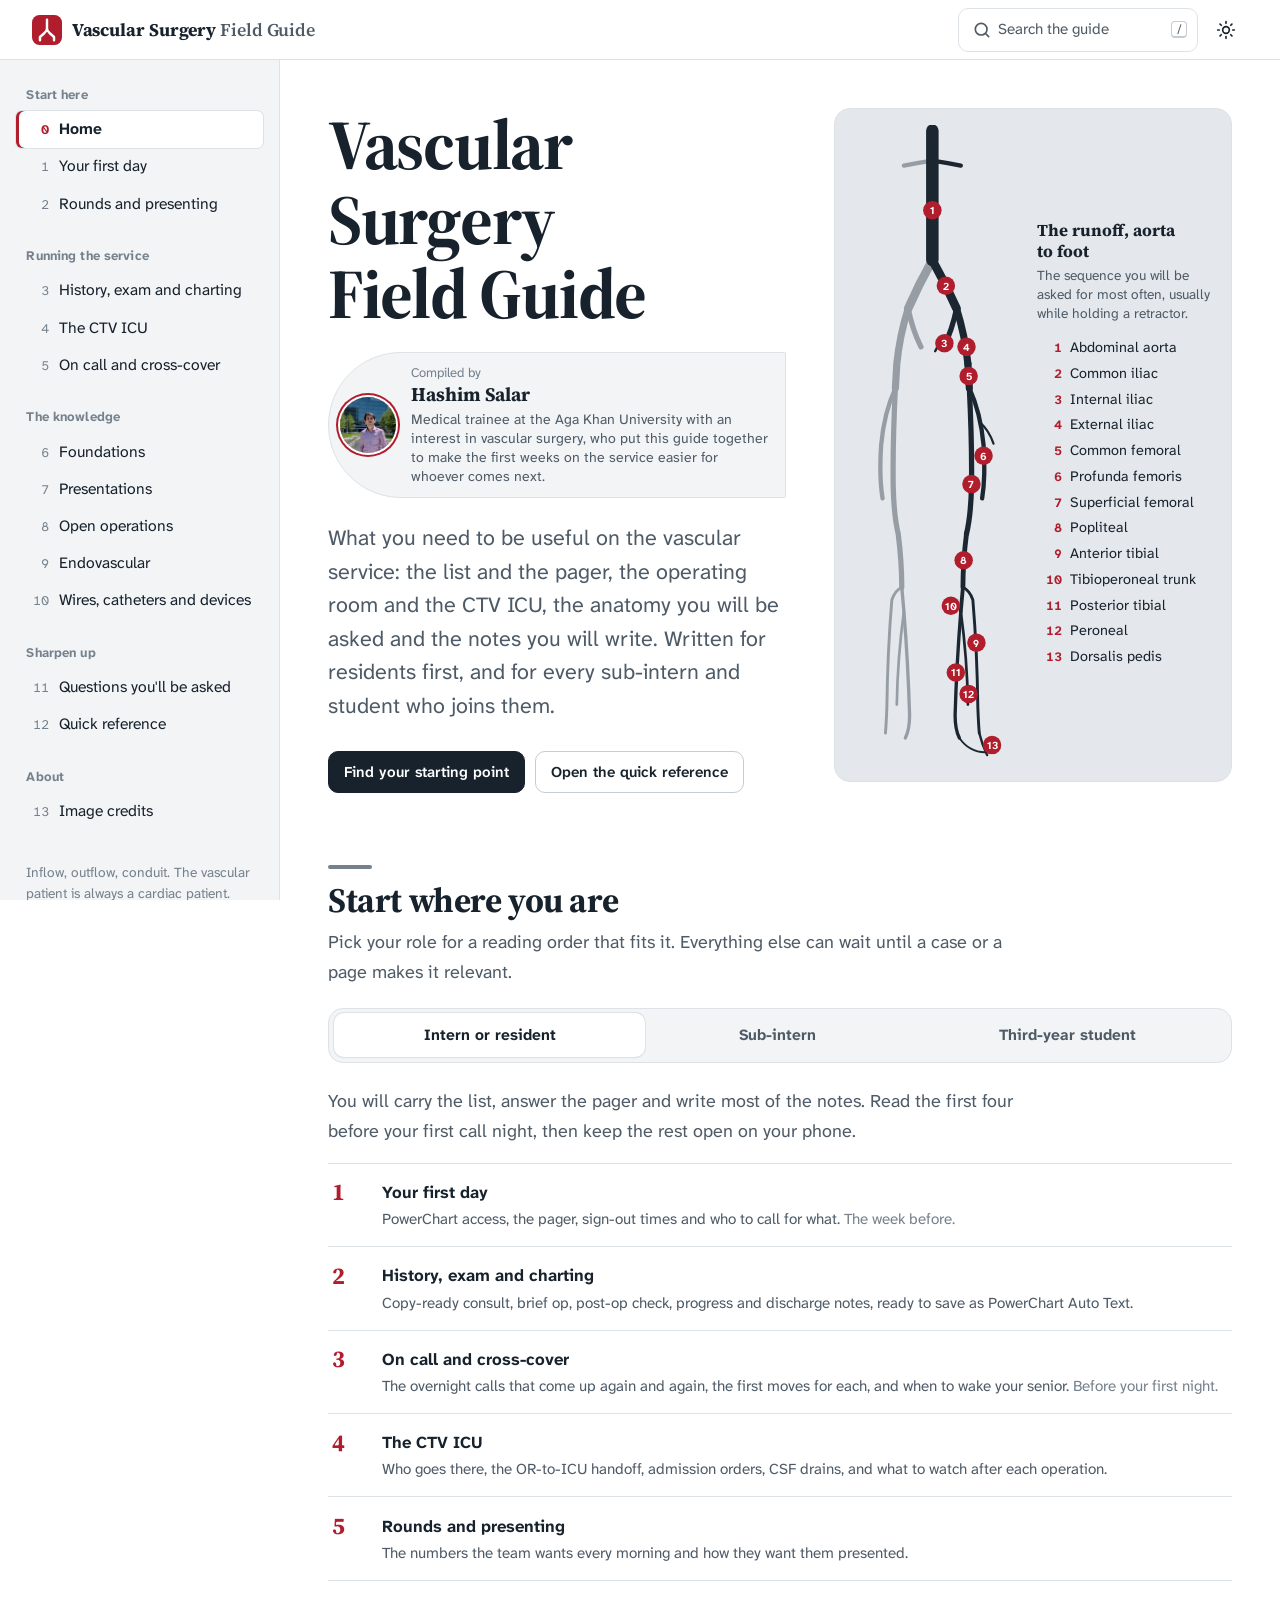
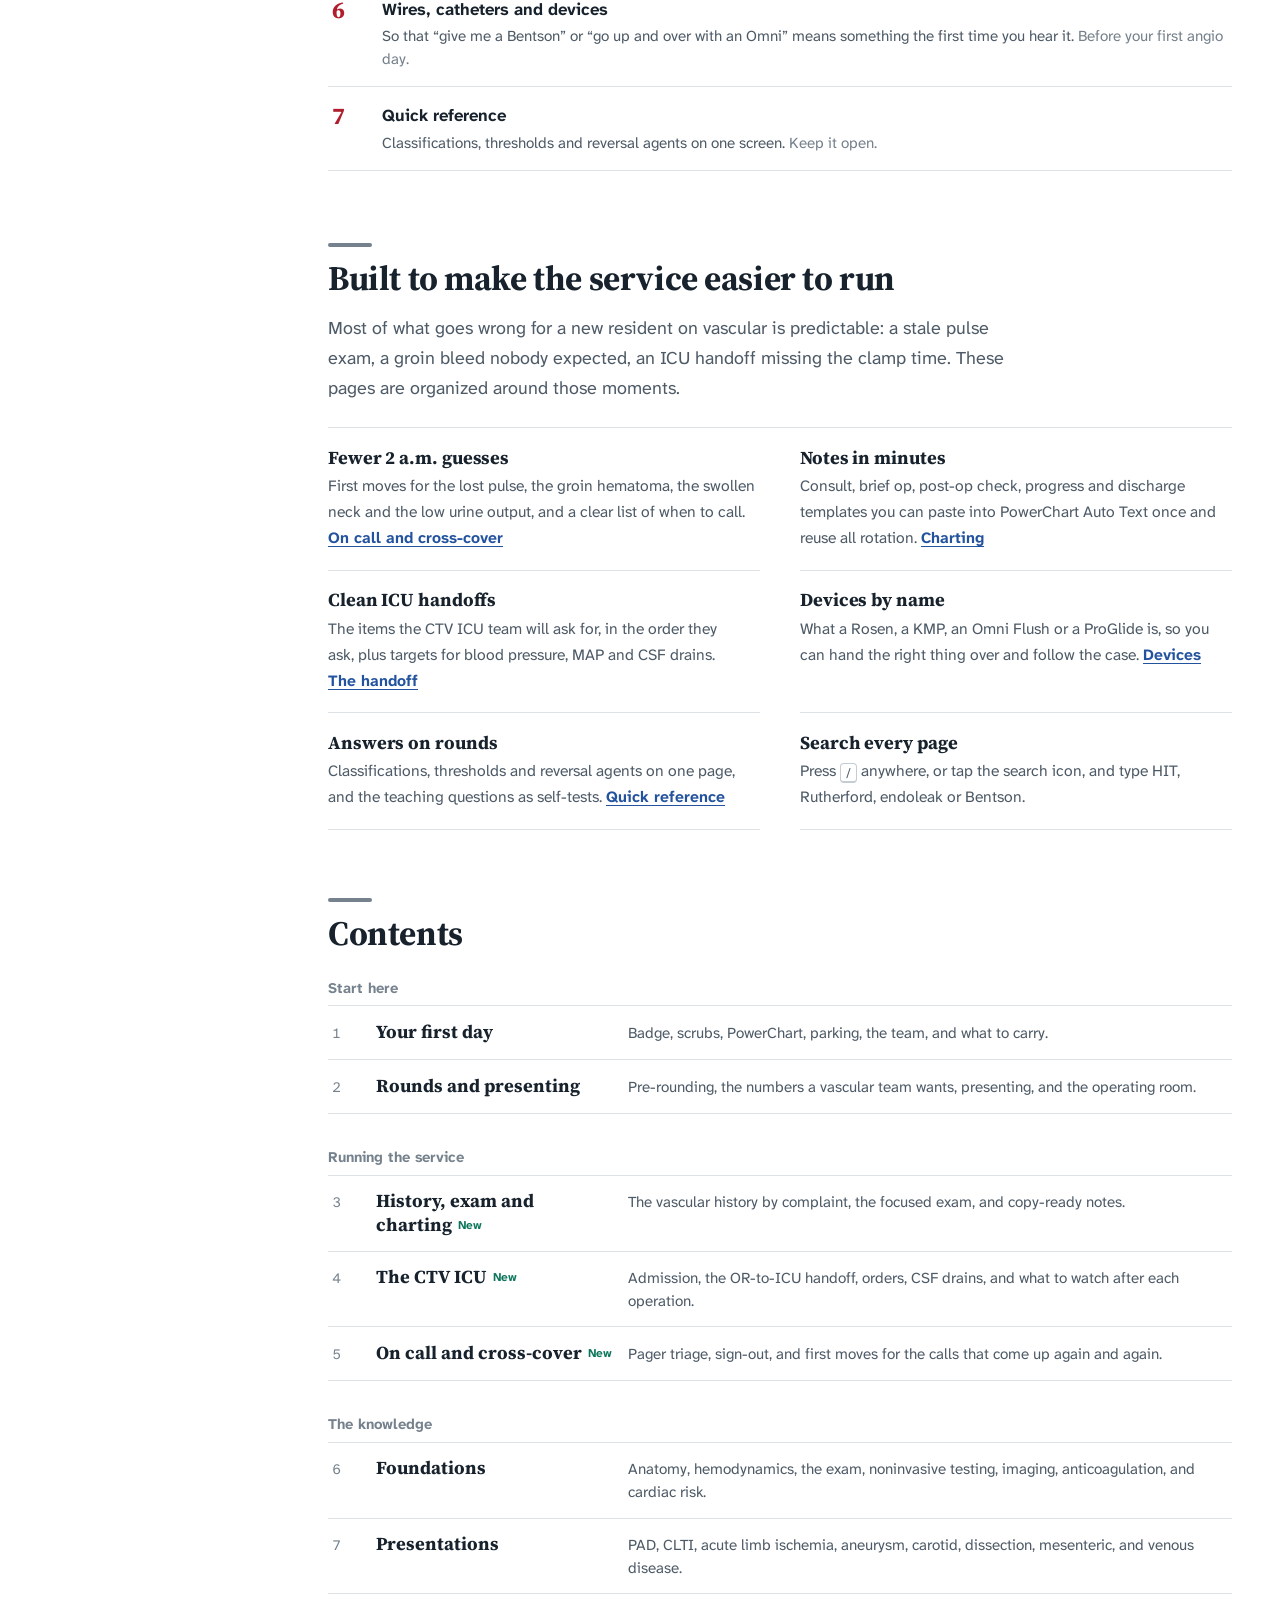
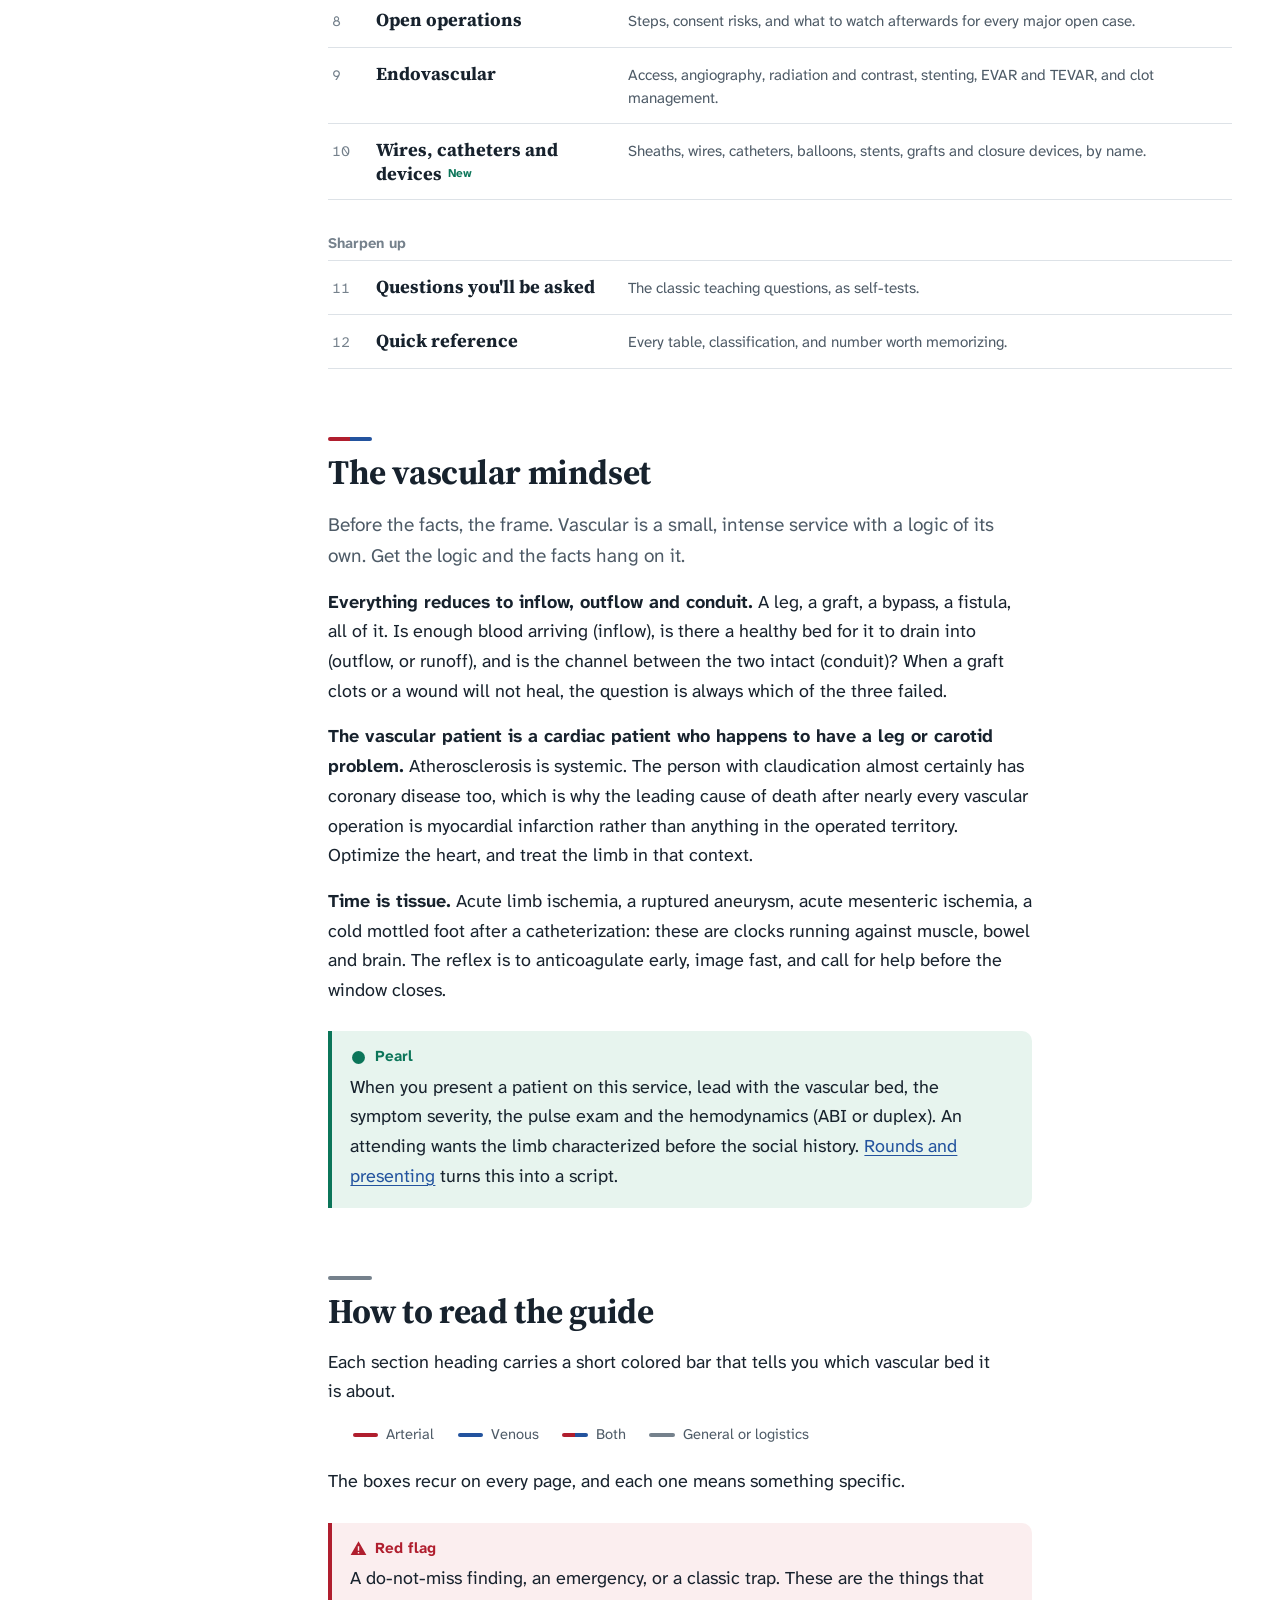
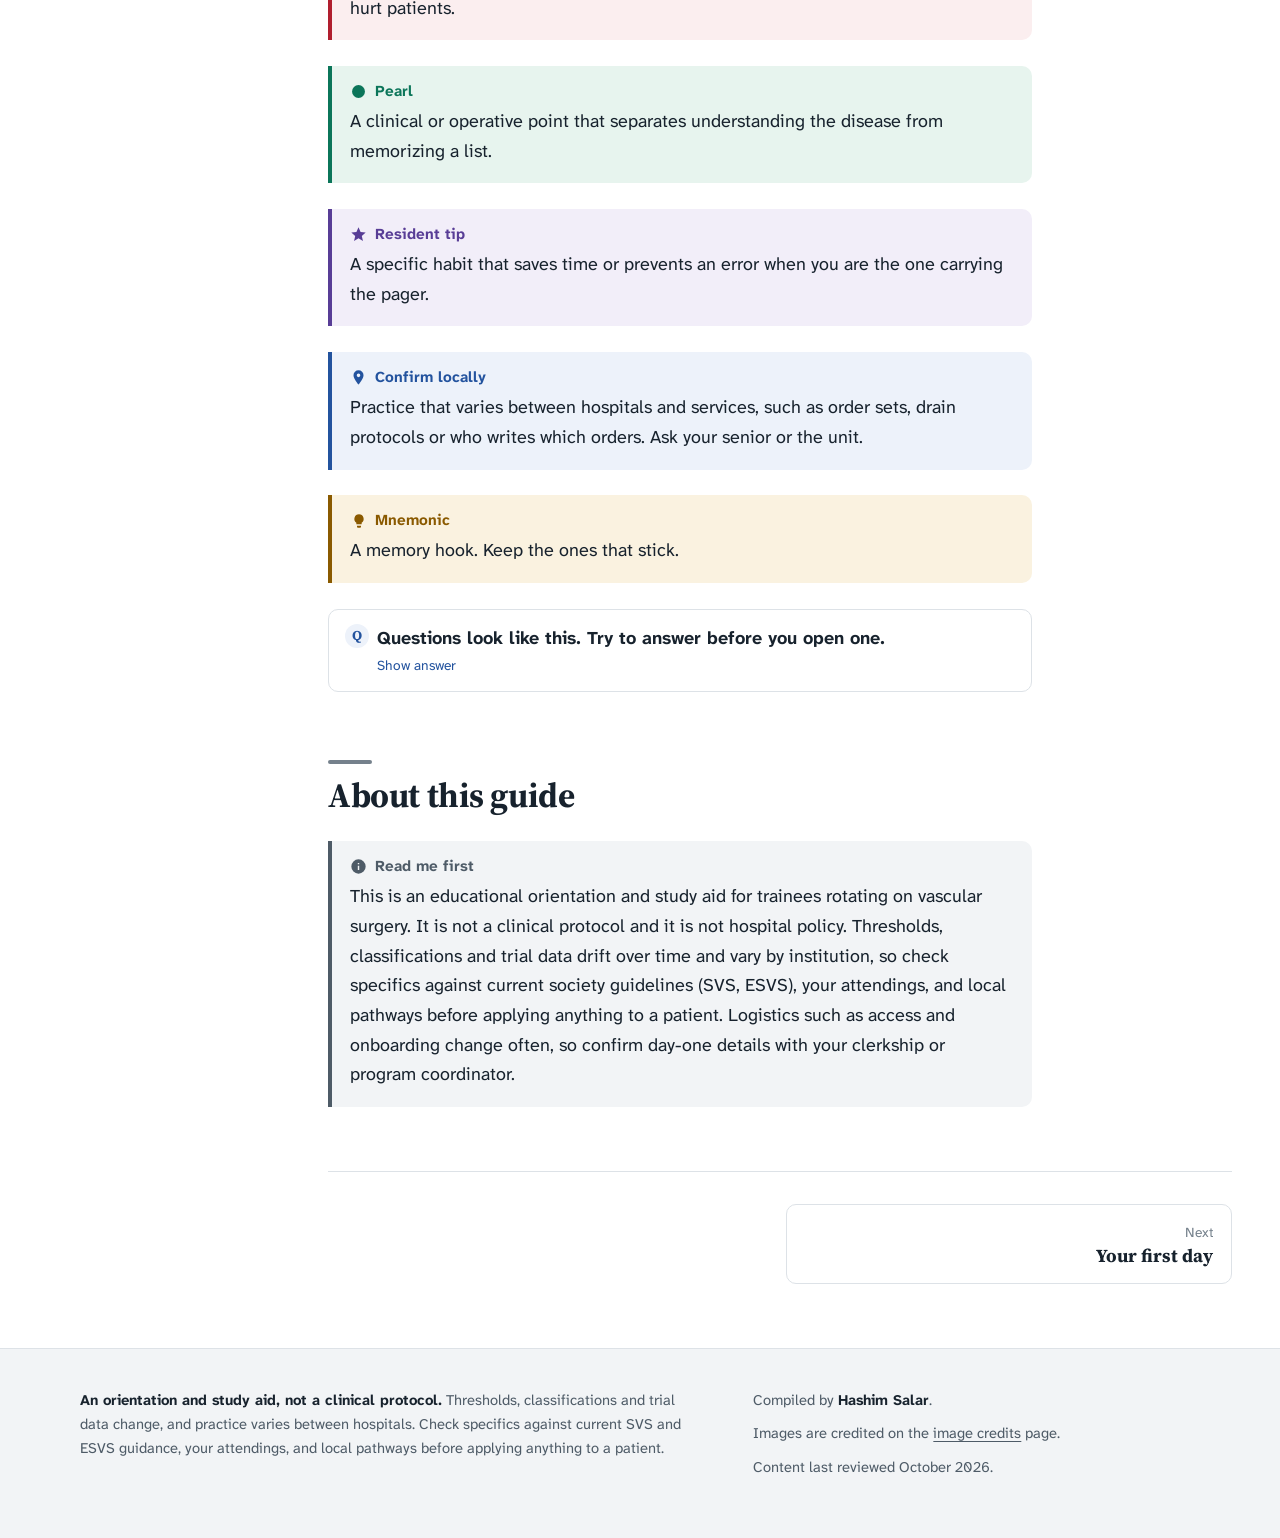
<file: index.html>
<!DOCTYPE html>
<html lang="en">
<head>
<!-- @head -->
<meta charset="UTF-8">
<meta name="viewport" content="width=device-width, initial-scale=1">
<title>Vascular Surgery Field Guide</title>
<meta name="description" content="Where to start for your role, the vascular mindset, and how the guide is organized.">
<meta name="theme-color" content="#FFFFFF" media="(prefers-color-scheme: light)">
<meta name="theme-color" content="#111A22" media="(prefers-color-scheme: dark)">
<link rel="icon" href="assets/favicon.svg" type="image/svg+xml">
<link rel="preconnect" href="https://fonts.googleapis.com">
<link rel="preconnect" href="https://fonts.gstatic.com" crossorigin>
<link rel="stylesheet" href="https://fonts.googleapis.com/css2?family=Atkinson+Hyperlegible+Next:ital,wght@0,400;0,600;0,700;1,400&family=Source+Serif+4:opsz,wght@8..60,600;8..60,700&display=swap">
<link rel="stylesheet" href="assets/styles.css?v=df72d687">
<script>(function(){var r=document.documentElement;r.classList.add('js');try{var t=localStorage.getItem('vfg-theme');if(t==='dark'||t==='light')r.setAttribute('data-theme',t);}catch(e){}})();</script>
<!-- /@head -->
</head>
<body class="home">
<!-- @nav -->
<a class="skip" href="#main">Skip to content</a>
<header class="topbar">
  <button class="icon-btn menu-btn" type="button" data-nav-open aria-controls="rail" aria-expanded="false" aria-label="Open contents"><svg viewBox="0 0 24 24" fill="none" stroke="currentColor" stroke-width="2" stroke-linecap="round" aria-hidden="true"><path d="M4 7h16M4 12h16M4 17h16"/></svg></button>
  <a class="brand" href="index.html"><svg class="brand-mark" viewBox="0 0 32 32" aria-hidden="true"><rect width="32" height="32" rx="8" fill="#B01E2E"/><path d="M16 5v9.5c0 2.2-1.2 3.6-3 5L8.5 23.5V27M16 14.5c0 2.2 1.2 3.6 3 5l4.5 4V27" fill="none" stroke="#fff" stroke-width="2.6" stroke-linecap="round" stroke-linejoin="round"/></svg><span class="brand-name">Vascular Surgery <span>Field Guide</span></span></a>
  <div class="topbar-actions">
    <button class="icon-btn search-btn" type="button" data-search-open aria-label="Search the guide"><svg viewBox="0 0 24 24" fill="none" stroke="currentColor" stroke-width="2" stroke-linecap="round" aria-hidden="true"><circle cx="11" cy="11" r="7"/><path d="m20 20-3.5-3.5"/></svg><span class="lbl">Search the guide</span><kbd>/</kbd></button>
    <button class="icon-btn theme-btn" type="button" data-theme-toggle aria-label="Switch color theme"><svg class="sun" viewBox="0 0 24 24" fill="none" stroke="currentColor" stroke-width="2" stroke-linecap="round" aria-hidden="true"><circle cx="12" cy="12" r="4"/><path d="M12 2v2M12 20v2M4.9 4.9l1.4 1.4M17.7 17.7l1.4 1.4M2 12h2M20 12h2M4.9 19.1l1.4-1.4M17.7 6.3l1.4-1.4"/></svg><svg class="moon" viewBox="0 0 24 24" fill="none" stroke="currentColor" stroke-width="2" stroke-linecap="round" stroke-linejoin="round" aria-hidden="true"><path d="M20 14.5A8 8 0 1 1 9.5 4a6.5 6.5 0 0 0 10.5 10.5z"/></svg></button>
  </div>
</header>
<div class="scrim" data-nav-close></div>
<!-- /@nav -->
<div class="frame">
<!-- @rail -->
<nav class="rail" id="rail" aria-label="Guide contents">
  <div class="rail-close"><button class="icon-btn" type="button" data-nav-close aria-label="Close contents"><svg viewBox="0 0 24 24" fill="none" stroke="currentColor" stroke-width="2" stroke-linecap="round" aria-hidden="true"><path d="M6 6l12 12M18 6 6 18"/></svg></button></div>
  <div class="rail-group">
    <p class="rail-label">Start here</p>
    <ol>
      <li><a class="rail-link" href="index.html" aria-current="page"><span class="rail-n">0</span>Home</a></li>
      <li><a class="rail-link" href="first-day.html"><span class="rail-n">1</span>Your first day</a></li>
      <li><a class="rail-link" href="rounds.html"><span class="rail-n">2</span>Rounds and presenting</a></li>
    </ol>
  </div>
  <div class="rail-group">
    <p class="rail-label">Running the service</p>
    <ol>
      <li><a class="rail-link" href="charting.html"><span class="rail-n">3</span>History, exam and charting</a></li>
      <li><a class="rail-link" href="ctv-icu.html"><span class="rail-n">4</span>The CTV ICU</a></li>
      <li><a class="rail-link" href="on-call.html"><span class="rail-n">5</span>On call and cross-cover</a></li>
    </ol>
  </div>
  <div class="rail-group">
    <p class="rail-label">The knowledge</p>
    <ol>
      <li><a class="rail-link" href="foundations.html"><span class="rail-n">6</span>Foundations</a></li>
      <li><a class="rail-link" href="presentations.html"><span class="rail-n">7</span>Presentations</a></li>
      <li><a class="rail-link" href="operations.html"><span class="rail-n">8</span>Open operations</a></li>
      <li><a class="rail-link" href="endovascular.html"><span class="rail-n">9</span>Endovascular</a></li>
      <li><a class="rail-link" href="devices.html"><span class="rail-n">10</span>Wires, catheters and devices</a></li>
    </ol>
  </div>
  <div class="rail-group">
    <p class="rail-label">Sharpen up</p>
    <ol>
      <li><a class="rail-link" href="questions.html"><span class="rail-n">11</span>Questions you&#x27;ll be asked</a></li>
      <li><a class="rail-link" href="reference.html"><span class="rail-n">12</span>Quick reference</a></li>
    </ol>
  </div>
  <div class="rail-group">
    <p class="rail-label">About</p>
    <ol>
      <li><a class="rail-link" href="credits.html"><span class="rail-n">13</span>Image credits</a></li>
    </ol>
  </div>
  <p class="rail-note">Inflow, outflow, conduit. The vascular patient is always a cardiac patient.</p>
</nav>
<!-- /@rail -->
<main id="main" class="page" tabindex="-1">

  <header class="hero">
    <div>
      <h1>Vascular Surgery Field Guide</h1>
      <div class="byline">
        <img src="assets/portrait.jpg" alt="Portrait of Hashim Salar" width="56" height="56">
        <p><span class="by-k">Compiled by</span> <span class="by-name">Hashim Salar</span> <span class="by-bio">Medical trainee at the Aga Khan University with an interest in vascular surgery, who put this guide together to make the first weeks on the service easier for whoever comes next.</span></p>
      </div>
      <p class="summary">What you need to be useful on the vascular service: the list and the pager, the operating room and the CTV ICU, the anatomy you will be asked and the notes you will write. Written for residents first, and for every sub-intern and student who joins them.</p>
      <div class="hero-actions">
        <a class="btn primary" href="#start">Find your starting point</a>
        <a class="btn" href="reference.html">Open the quick reference</a>
      </div>
    </div>

    <figure class="angio">
      <svg viewBox="20 0 210 900" role="img" aria-labelledby="angio-title">
        <title id="angio-title">The arterial tree from the abdominal aorta to the foot, with thirteen numbered vessels</title>
        <!-- ghost leg (patient's other side) -->
        <g class="ghost-leg" opacity=".38">
          <path class="v run" pathLength="1" style="--d:.25s" stroke-width="6.1" d="M120 50 Q100 53 80 57"/>
          <path class="v run" pathLength="1" style="--d:.35s" stroke-width="12.2" d="M120 190 Q102 222 86 258"/>
          <path class="v run" pathLength="1" style="--d:.6s" stroke-width="7.4" d="M86 258 Q92 288 104 312"/>
          <path class="v run" pathLength="1" style="--d:.6s" stroke-width="10.1" d="M86 258 Q74 296 70 336 L68 370"/>
          <path class="v run" pathLength="1" style="--d:1s" stroke-width="6.1" d="M68 370 Q52 405 48 450 Q45 495 50 525"/>
          <path class="v run" pathLength="1" style="--d:1s" stroke-width="7.4" d="M68 370 Q64 450 65 510 Q66 550 72 575 Q77 615 77 650"/>
          <path class="v run" pathLength="1" style="--d:1.7s" stroke-width="4.1" d="M77 650 Q67 655 63 668 Q57 740 56 820 Q55 845 54 855"/>
          <path class="v run" pathLength="1" style="--d:1.7s" stroke-width="4.7" d="M77 650 L80 684 Q86 760 88 830 Q88 850 82 862"/>
          <path class="v run" pathLength="1" style="--d:1.9s" stroke-width="3.8" d="M80 684 Q71 750 70 815"/>
        </g>
        <!-- labelled leg -->
        <g>
          <path class="v run" pathLength="1" style="--d:0s" stroke-width="17.6" d="M120 8 V190"/>
          <path class="v run" pathLength="1" style="--d:.25s" stroke-width="6.1" d="M120 50 Q140 53 160 57"/>
          <path class="v run" pathLength="1" style="--d:.35s" stroke-width="12.2" d="M120 190 Q138 222 154 258"/>
          <path class="v run" pathLength="1" style="--d:.6s" stroke-width="7.4" d="M154 258 Q148 288 136 312"/>
          <path class="v run" pathLength="1" style="--d:.75s" stroke-width="3.5" d="M142 300 Q130 304 124 318"/>
          <path class="v run" pathLength="1" style="--d:.6s" stroke-width="10.1" d="M154 258 Q166 296 170 336"/>
          <path class="v run" pathLength="1" style="--d:.85s" stroke-width="10.1" d="M170 336 L172 370"/>
          <path class="v run" pathLength="1" style="--d:1s" stroke-width="6.1" d="M172 370 Q188 405 192 450 Q195 495 190 525"/>
          <path class="v run" pathLength="1" style="--d:1.15s" stroke-width="3.2" d="M187 418 Q200 430 206 448"/>
          <path class="v run" pathLength="1" style="--d:1s" stroke-width="7.4" d="M172 370 Q176 450 175 510 Q174 550 168 575"/>
          <path class="v run" pathLength="1" style="--d:1.45s" stroke-width="6.8" d="M168 575 Q163 615 163 650"/>
          <path class="v run" pathLength="1" style="--d:1.7s" stroke-width="4.1" d="M163 650 Q173 655 177 668 Q183 740 184 820 Q185 845 186 855"/>
          <path class="v run" pathLength="1" style="--d:1.7s" stroke-width="5.4" d="M163 650 L160 684"/>
          <path class="v run" pathLength="1" style="--d:1.9s" stroke-width="4.7" d="M160 684 Q154 760 152 830 Q152 850 158 862"/>
          <path class="v run" pathLength="1" style="--d:1.9s" stroke-width="3.8" d="M160 684 Q169 750 170 815"/>
          <path class="v run" pathLength="1" style="--d:2.2s" stroke-width="3.4" d="M186 855 Q190 872 197 886"/>
          <path class="v run" pathLength="1" style="--d:2.3s" stroke-width="2.7" d="M158 862 Q172 882 194 882"/>
        </g>
        <!-- numbered pins, in runoff order -->
        <g class="pin" data-v="1" style="--d:0s"><circle cx="120" cy="120" r="13"/><text x="120" y="120.5">1</text></g>
        <g class="pin" data-v="2" style="--d:.35s"><circle cx="139" cy="226" r="13"/><text x="139" y="226.5">2</text></g>
        <g class="pin" data-v="3" style="--d:.6s"><circle cx="137" cy="307" r="13"/><text x="137" y="307.5">3</text></g>
        <g class="pin" data-v="4" style="--d:.6s"><circle cx="168" cy="312" r="13"/><text x="168" y="312.5">4</text></g>
        <g class="pin" data-v="5" style="--d:.85s"><circle cx="171" cy="353" r="13"/><text x="171" y="353.5">5</text></g>
        <g class="pin" data-v="6" style="--d:1s"><circle cx="192" cy="465" r="13"/><text x="192" y="465.5">6</text></g>
        <g class="pin" data-v="7" style="--d:1s"><circle cx="175" cy="505" r="13"/><text x="175" y="505.5">7</text></g>
        <g class="pin" data-v="8" style="--d:1.45s"><circle cx="164" cy="612" r="13"/><text x="164" y="612.5">8</text></g>
        <g class="pin" data-v="9" style="--d:1.7s"><circle cx="182" cy="728" r="13"/><text x="182" y="728.5">9</text></g>
        <g class="pin" data-v="10" style="--d:1.7s"><circle cx="146" cy="676" r="13"/><text x="146" y="676.5">10</text></g>
        <g class="pin" data-v="11" style="--d:1.9s"><circle cx="153" cy="770" r="13"/><text x="153" y="770.5">11</text></g>
        <g class="pin" data-v="12" style="--d:1.9s"><circle cx="171" cy="800" r="13"/><text x="171" y="800.5">12</text></g>
        <g class="pin" data-v="13" style="--d:2.2s"><circle cx="204" cy="872" r="13"/><text x="204" y="872.5">13</text></g>
      </svg>
      <figcaption>
        <p class="cap-title">The runoff, aorta to foot</p>
        <p class="cap-sub">The sequence you will be asked for most often, usually while holding a retractor.</p>
        <ol>
          <li data-v="1">Abdominal aorta</li>
          <li data-v="2">Common iliac</li>
          <li data-v="3">Internal iliac</li>
          <li data-v="4">External iliac</li>
          <li data-v="5">Common femoral</li>
          <li data-v="6">Profunda femoris</li>
          <li data-v="7">Superficial femoral</li>
          <li data-v="8">Popliteal</li>
          <li data-v="9">Anterior tibial</li>
          <li data-v="10">Tibioperoneal trunk</li>
          <li data-v="11">Posterior tibial</li>
          <li data-v="12">Peroneal</li>
          <li data-v="13">Dorsalis pedis</li>
        </ol>
      </figcaption>
    </figure>
  </header>

  <section class="sec tracks" id="start" data-title="Start where you are">
    <h2>Start where you are</h2>
    <p class="muted prose">Pick your role for a reading order that fits it. Everything else can wait until a case or a page makes it relevant.</p>
    <div class="track-tabs" role="tablist" aria-label="Your role">
      <button class="track-tab" role="tab" id="tab-resident" aria-controls="track-resident" aria-selected="true">Intern or resident</button>
      <button class="track-tab" role="tab" id="tab-subi" aria-controls="track-subi" aria-selected="false" tabindex="-1">Sub-intern</button>
      <button class="track-tab" role="tab" id="tab-ms3" aria-controls="track-ms3" aria-selected="false" tabindex="-1">Third-year student</button>
    </div>

    <div class="track-panel" id="track-resident" role="tabpanel" aria-labelledby="tab-resident">
      <h3 class="visually-hidden">Intern or resident</h3>
      <p class="track-why">You will carry the list, answer the pager and write most of the notes. Read the first four before your first call night, then keep the rest open on your phone.</p>
      <ol class="path">
        <li><a href="first-day.html"><span class="p-t">Your first day</span><span class="p-d">PowerChart access, the pager, sign-out times and who to call for what. <span class="p-when">The week before.</span></span></a></li>
        <li><a href="charting.html"><span class="p-t">History, exam and charting</span><span class="p-d">Copy-ready consult, brief op, post-op check, progress and discharge notes, ready to save as PowerChart Auto Text.</span></a></li>
        <li><a href="on-call.html"><span class="p-t">On call and cross-cover</span><span class="p-d">The overnight calls that come up again and again, the first moves for each, and when to wake your senior. <span class="p-when">Before your first night.</span></span></a></li>
        <li><a href="ctv-icu.html"><span class="p-t">The CTV ICU</span><span class="p-d">Who goes there, the OR-to-ICU handoff, admission orders, CSF drains, and what to watch after each operation.</span></a></li>
        <li><a href="rounds.html"><span class="p-t">Rounds and presenting</span><span class="p-d">The numbers the team wants every morning and how they want them presented.</span></a></li>
        <li><a href="devices.html"><span class="p-t">Wires, catheters and devices</span><span class="p-d">So that “give me a Bentson” or “go up and over with an Omni” means something the first time you hear it. <span class="p-when">Before your first angio day.</span></span></a></li>
        <li><a href="reference.html"><span class="p-t">Quick reference</span><span class="p-d">Classifications, thresholds and reversal agents on one screen. <span class="p-when">Keep it open.</span></span></a></li>
      </ol>
    </div>

    <div class="track-panel" id="track-subi" role="tabpanel" aria-labelledby="tab-subi" hidden>
      <h3 class="visually-hidden">Sub-intern</h3>
      <p class="track-why">You will carry patients, present them like an intern and take some first calls with backup. Everything you practice here is what intern year asks of you in July.</p>
      <ol class="path">
        <li><a href="first-day.html"><span class="p-t">Your first day</span><span class="p-d">Badge, scrubs, PowerChart and where the team meets. <span class="p-when">The week before.</span></span></a></li>
        <li><a href="rounds.html"><span class="p-t">Rounds and presenting</span><span class="p-d">Pre-rounding, the vascular numbers, and a presentation that ends on a plan.</span></a></li>
        <li><a href="charting.html"><span class="p-t">History, exam and charting</span><span class="p-d">The focused vascular exam and the notes you will be writing, with templates.</span></a></li>
        <li><a href="presentations.html"><span class="p-t">Presentations</span><span class="p-d">PAD, CLTI, acute limb ischemia, aneurysm, carotid, dissection, mesenteric and venous disease. <span class="p-when">First week.</span></span></a></li>
        <li><a href="operations.html"><span class="p-t">Open operations</span><span class="p-d">Steps, consent risks and what to watch after each case. <span class="p-when">The night before you scrub.</span></span></a></li>
        <li><a href="on-call.html"><span class="p-t">On call and cross-cover</span><span class="p-d">How residents triage the pager overnight. Learn it now and your first call night as an intern is far less frightening.</span></a></li>
        <li><a href="questions.html"><span class="p-t">Questions you'll be asked</span><span class="p-d">Answer out loud, then reveal. <span class="p-when">Ten minutes before rounds.</span></span></a></li>
      </ol>
    </div>

    <div class="track-panel" id="track-ms3" role="tabpanel" aria-labelledby="tab-ms3" hidden>
      <h3 class="visually-hidden">Third-year student</h3>
      <p class="track-why">You will follow a few patients closely, pre-round, present and scrub. Aim to be useful and to learn the logic of the service; the habits you build here (a specific pulse exam, a note that is true today, a plan you commit to) carry straight into residency.</p>
      <ol class="path">
        <li><a href="first-day.html"><span class="p-t">Your first day</span><span class="p-d">The logistics that decide whether your first morning goes smoothly. <span class="p-when">The week before.</span></span></a></li>
        <li><a href="rounds.html"><span class="p-t">Rounds and presenting</span><span class="p-d">How to pre-round, what to gather, and how to present a vascular patient.</span></a></li>
        <li><a href="foundations.html"><span class="p-t">Foundations</span><span class="p-d">Anatomy, the pulse exam, the ABI and the anticoagulants. <span class="p-when">First week.</span></span></a></li>
        <li><a href="presentations.html"><span class="p-t">Presentations</span><span class="p-d">The diseases behind the consult pager.</span></a></li>
        <li><a href="operations.html"><span class="p-t">Open operations</span><span class="p-d">Read the case the night before and name the structures in the wound. <span class="p-when">Before each case.</span></span></a></li>
        <li><a href="endovascular.html"><span class="p-t">Endovascular</span><span class="p-d">Access, angiography and radiation safety, so the angio suite makes sense.</span></a></li>
        <li><a href="questions.html"><span class="p-t">Questions you'll be asked</span><span class="p-d">The classic teaching questions with the answers attendings want.</span></a></li>
      </ol>
    </div>
  </section>

  <section class="sec" id="why" data-title="What the guide saves you">
    <h2>Built to make the service easier to run</h2>
    <p class="muted prose">Most of what goes wrong for a new resident on vascular is predictable: a stale pulse exam, a groin bleed nobody expected, an ICU handoff missing the clamp time. These pages are organized around those moments.</p>
    <div class="gains">
      <div><h3>Fewer 2 a.m. guesses</h3><p>First moves for the lost pulse, the groin hematoma, the swollen neck and the low urine output, and a clear list of when to call. <a href="on-call.html">On call and cross-cover</a></p></div>
      <div><h3>Notes in minutes</h3><p>Consult, brief op, post-op check, progress and discharge templates you can paste into PowerChart Auto Text once and reuse all rotation. <a href="charting.html">Charting</a></p></div>
      <div><h3>Clean ICU handoffs</h3><p>The items the CTV ICU team will ask for, in the order they ask, plus targets for blood pressure, MAP and CSF drains. <a href="ctv-icu.html#handoff">The handoff</a></p></div>
      <div><h3>Devices by name</h3><p>What a Rosen, a KMP, an Omni Flush or a ProGlide is, so you can hand the right thing over and follow the case. <a href="devices.html">Devices</a></p></div>
      <div><h3>Answers on rounds</h3><p>Classifications, thresholds and reversal agents on one page, and the teaching questions as self-tests. <a href="reference.html">Quick reference</a></p></div>
      <div><h3>Search every page</h3><p>Press <kbd>/</kbd> anywhere, or tap the search icon, and type HIT, Rutherford, endoleak or Bentson.</p></div>
    </div>
  </section>

  <section class="sec" id="contents" data-title="Contents">
    <h2>Contents</h2>
    <div class="contents">
      <div class="contents-group">
        <p>Start here</p>
        <ol>
          <li><a href="first-day.html"><span class="c-n">1</span><span class="c-t">Your first day</span><span class="c-d">Badge, scrubs, PowerChart, parking, the team, and what to carry.</span></a></li>
          <li><a href="rounds.html"><span class="c-n">2</span><span class="c-t">Rounds and presenting</span><span class="c-d">Pre-rounding, the numbers a vascular team wants, presenting, and the operating room.</span></a></li>
        </ol>
      </div>
      <div class="contents-group">
        <p>Running the service</p>
        <ol>
          <li><a href="charting.html"><span class="c-n">3</span><span class="c-t">History, exam and charting<span class="new">New</span></span><span class="c-d">The vascular history by complaint, the focused exam, and copy-ready notes.</span></a></li>
          <li><a href="ctv-icu.html"><span class="c-n">4</span><span class="c-t">The CTV ICU<span class="new">New</span></span><span class="c-d">Admission, the OR-to-ICU handoff, orders, CSF drains, and what to watch after each operation.</span></a></li>
          <li><a href="on-call.html"><span class="c-n">5</span><span class="c-t">On call and cross-cover<span class="new">New</span></span><span class="c-d">Pager triage, sign-out, and first moves for the calls that come up again and again.</span></a></li>
        </ol>
      </div>
      <div class="contents-group">
        <p>The knowledge</p>
        <ol>
          <li><a href="foundations.html"><span class="c-n">6</span><span class="c-t">Foundations</span><span class="c-d">Anatomy, hemodynamics, the exam, noninvasive testing, imaging, anticoagulation, and cardiac risk.</span></a></li>
          <li><a href="presentations.html"><span class="c-n">7</span><span class="c-t">Presentations</span><span class="c-d">PAD, CLTI, acute limb ischemia, aneurysm, carotid, dissection, mesenteric, and venous disease.</span></a></li>
          <li><a href="operations.html"><span class="c-n">8</span><span class="c-t">Open operations</span><span class="c-d">Steps, consent risks, and what to watch afterwards for every major open case.</span></a></li>
          <li><a href="endovascular.html"><span class="c-n">9</span><span class="c-t">Endovascular</span><span class="c-d">Access, angiography, radiation and contrast, stenting, EVAR and TEVAR, and clot management.</span></a></li>
          <li><a href="devices.html"><span class="c-n">10</span><span class="c-t">Wires, catheters and devices<span class="new">New</span></span><span class="c-d">Sheaths, wires, catheters, balloons, stents, grafts and closure devices, by name.</span></a></li>
        </ol>
      </div>
      <div class="contents-group">
        <p>Sharpen up</p>
        <ol>
          <li><a href="questions.html"><span class="c-n">11</span><span class="c-t">Questions you'll be asked</span><span class="c-d">The classic teaching questions, as self-tests.</span></a></li>
          <li><a href="reference.html"><span class="c-n">12</span><span class="c-t">Quick reference</span><span class="c-d">Every table, classification, and number worth memorizing.</span></a></li>
        </ol>
      </div>
    </div>
  </section>

  <section class="sec prose" id="mindset" data-title="The vascular mindset" data-bed="both">
    <h2>The vascular mindset</h2>
    <p class="sec-lede">Before the facts, the frame. Vascular is a small, intense service with a logic of its own. Get the logic and the facts hang on it.</p>
    <p><span class="lead-in">Everything reduces to inflow, outflow and conduit.</span> A leg, a graft, a bypass, a fistula, all of it. Is enough blood arriving (inflow), is there a healthy bed for it to drain into (outflow, or runoff), and is the channel between the two intact (conduit)? When a graft clots or a wound will not heal, the question is always which of the three failed.</p>
    <p><span class="lead-in">The vascular patient is a cardiac patient who happens to have a leg or carotid problem.</span> Atherosclerosis is systemic. The person with claudication almost certainly has coronary disease too, which is why the leading cause of death after nearly every vascular operation is myocardial infarction rather than anything in the operated territory. Optimize the heart, and treat the limb in that context.</p>
    <p><span class="lead-in">Time is tissue.</span> Acute limb ischemia, a ruptured aneurysm, acute mesenteric ischemia, a cold mottled foot after a catheterization: these are clocks running against muscle, bowel and brain. The reflex is to anticoagulate early, image fast, and call for help before the window closes.</p>
    <aside class="note pearl">
      <p class="note-label">Pearl</p>
      <p>When you present a patient on this service, lead with the vascular bed, the symptom severity, the pulse exam and the hemodynamics (ABI or duplex). An attending wants the limb characterized before the social history. <a href="rounds.html#present">Rounds and presenting</a> turns this into a script.</p>
    </aside>
  </section>

  <section class="sec prose" id="reading" data-title="How to read the guide">
    <h2>How to read the guide</h2>
    <p>Each section heading carries a short colored bar that tells you which vascular bed it is about.</p>
    <ul class="legend">
      <li><i class="a"></i>Arterial</li>
      <li><i class="v"></i>Venous</li>
      <li><i class="b"></i>Both</li>
      <li><i></i>General or logistics</li>
    </ul>
    <p style="margin-top:1.25rem">The boxes recur on every page, and each one means something specific.</p>
    <aside class="note flag"><p class="note-label">Red flag</p><p>A do-not-miss finding, an emergency, or a classic trap. These are the things that hurt patients.</p></aside>
    <aside class="note pearl"><p class="note-label">Pearl</p><p>A clinical or operative point that separates understanding the disease from memorizing a list.</p></aside>
    <aside class="note tip"><p class="note-label">Resident tip</p><p>A specific habit that saves time or prevents an error when you are the one carrying the pager.</p></aside>
    <aside class="note local"><p class="note-label">Confirm locally</p><p>Practice that varies between hospitals and services, such as order sets, drain protocols or who writes which orders. Ask your senior or the unit.</p></aside>
    <aside class="note mnem"><p class="note-label">Mnemonic</p><p>A memory hook. Keep the ones that stick.</p></aside>
    <details class="qa">
      <summary>Questions look like this. Try to answer before you open one.</summary>
      <div class="qa-a"><p>The answer is the one an attending wants to hear, usually followed by the reason. If you can answer these cold, you are ahead of most rotators.</p></div>
    </details>
  </section>

  <section class="sec prose" id="about" data-title="About this guide">
    <h2>About this guide</h2>
    <aside class="note plain">
      <p class="note-label">Read me first</p>
      <p>This is an educational orientation and study aid for trainees rotating on vascular surgery. It is not a clinical protocol and it is not hospital policy. Thresholds, classifications and trial data drift over time and vary by institution, so check specifics against current society guidelines (SVS, ESVS), your attendings, and local pathways before applying anything to a patient. Logistics such as access and onboarding change often, so confirm day-one details with your clerkship or program coordinator.</p>
    </aside>
  </section>

  <!-- @pager -->
<nav class="pager" aria-label="Chapters">
  <a class="next" href="first-day.html" rel="next"><span class="dir">Next</span><span class="ttl">Your first day</span></a>
</nav>
<!-- /@pager -->
</main>
</div>
<!-- @footer -->
<footer class="site-foot">
  <div class="inner">
    <div>
      <p><b>An orientation and study aid, not a clinical protocol.</b> Thresholds, classifications and trial data change, and practice varies between hospitals. Check specifics against current SVS and ESVS guidance, your attendings, and local pathways before applying anything to a patient.</p>
    </div>
    <div>
      <p>Compiled by <b>Hashim Salar</b>.</p>
      <p>Images are credited on the <a href="credits.html">image credits</a> page.</p>
      <p>Content last reviewed October 2026.</p>
    </div>
  </div>
</footer>
<button class="to-top" type="button" aria-label="Back to top"><svg viewBox="0 0 24 24" fill="none" stroke="currentColor" stroke-width="2.2" stroke-linecap="round" stroke-linejoin="round" aria-hidden="true"><path d="M12 19V5M5 12l7-7 7 7"/></svg></button>
<script src="assets/app.js?v=52dc44bc" data-index="3e76a475" defer></script>
<!-- /@footer -->
</body>
</html>
</file>
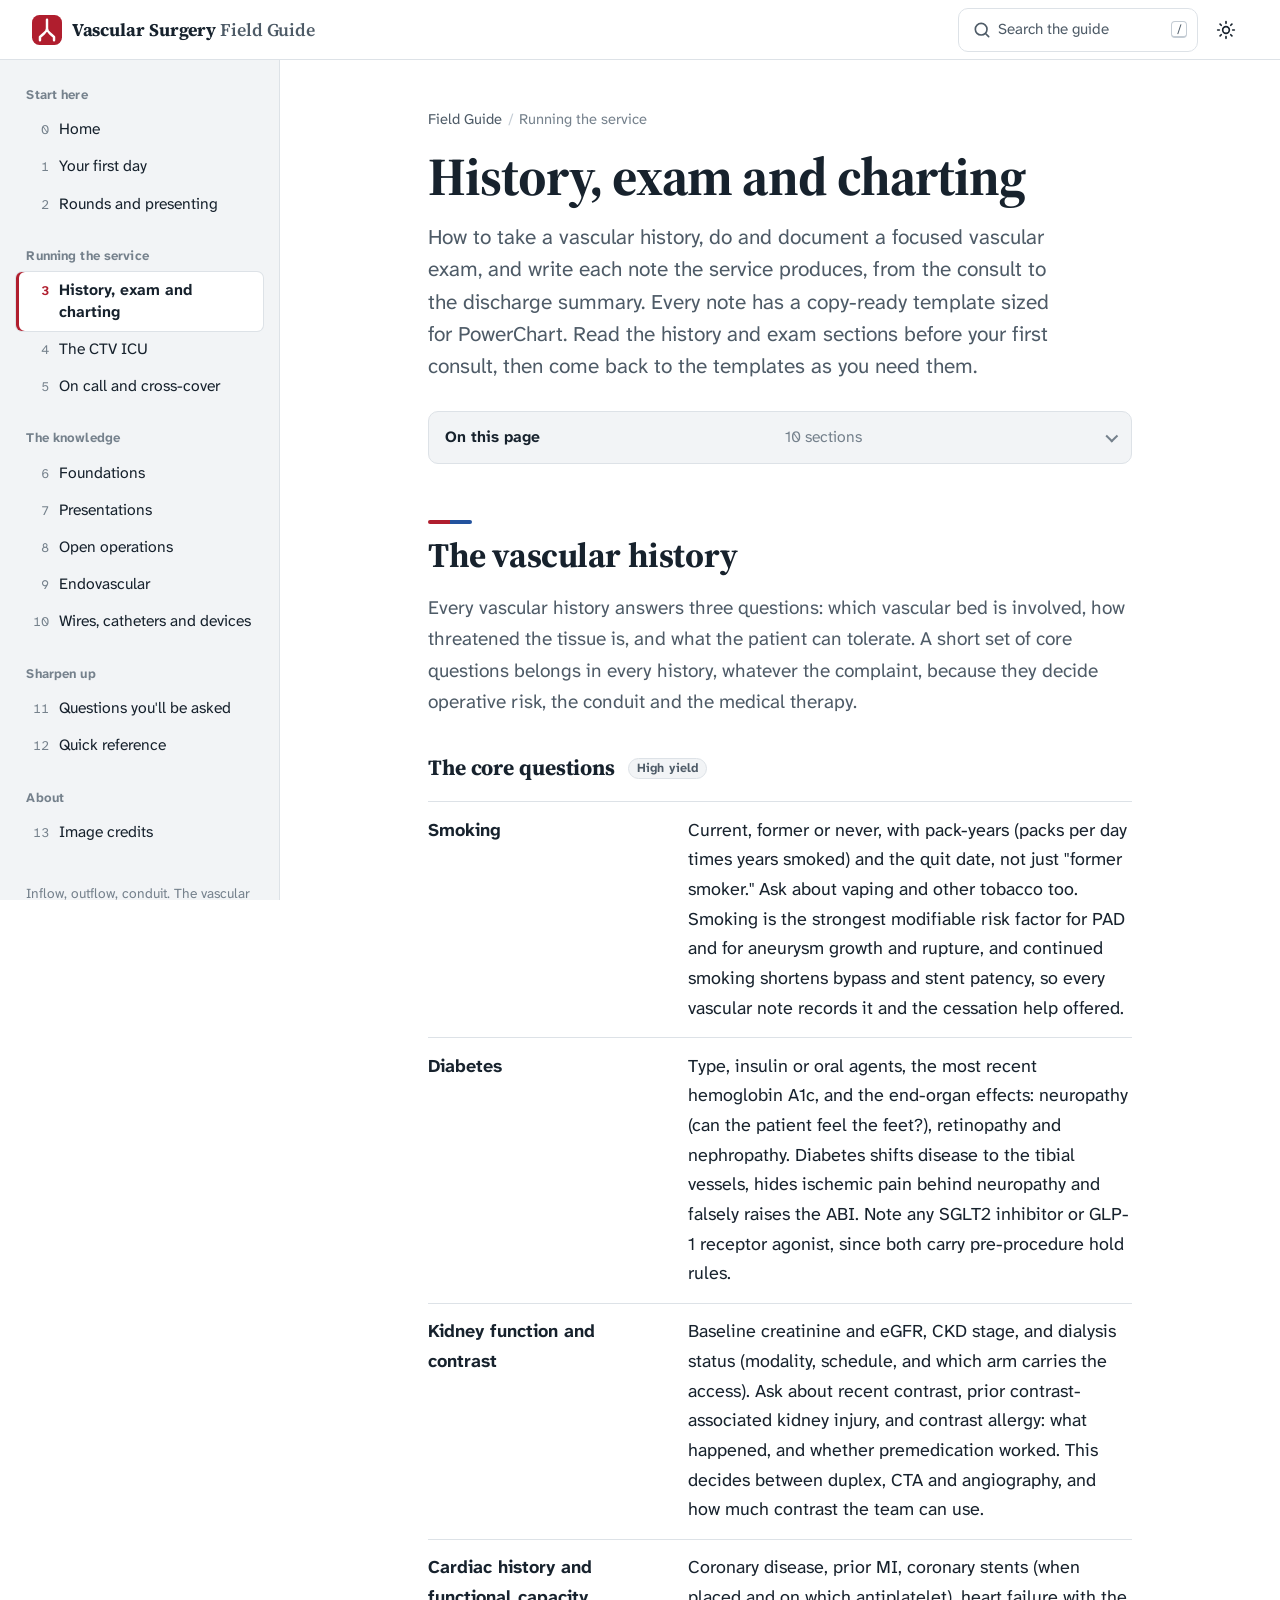
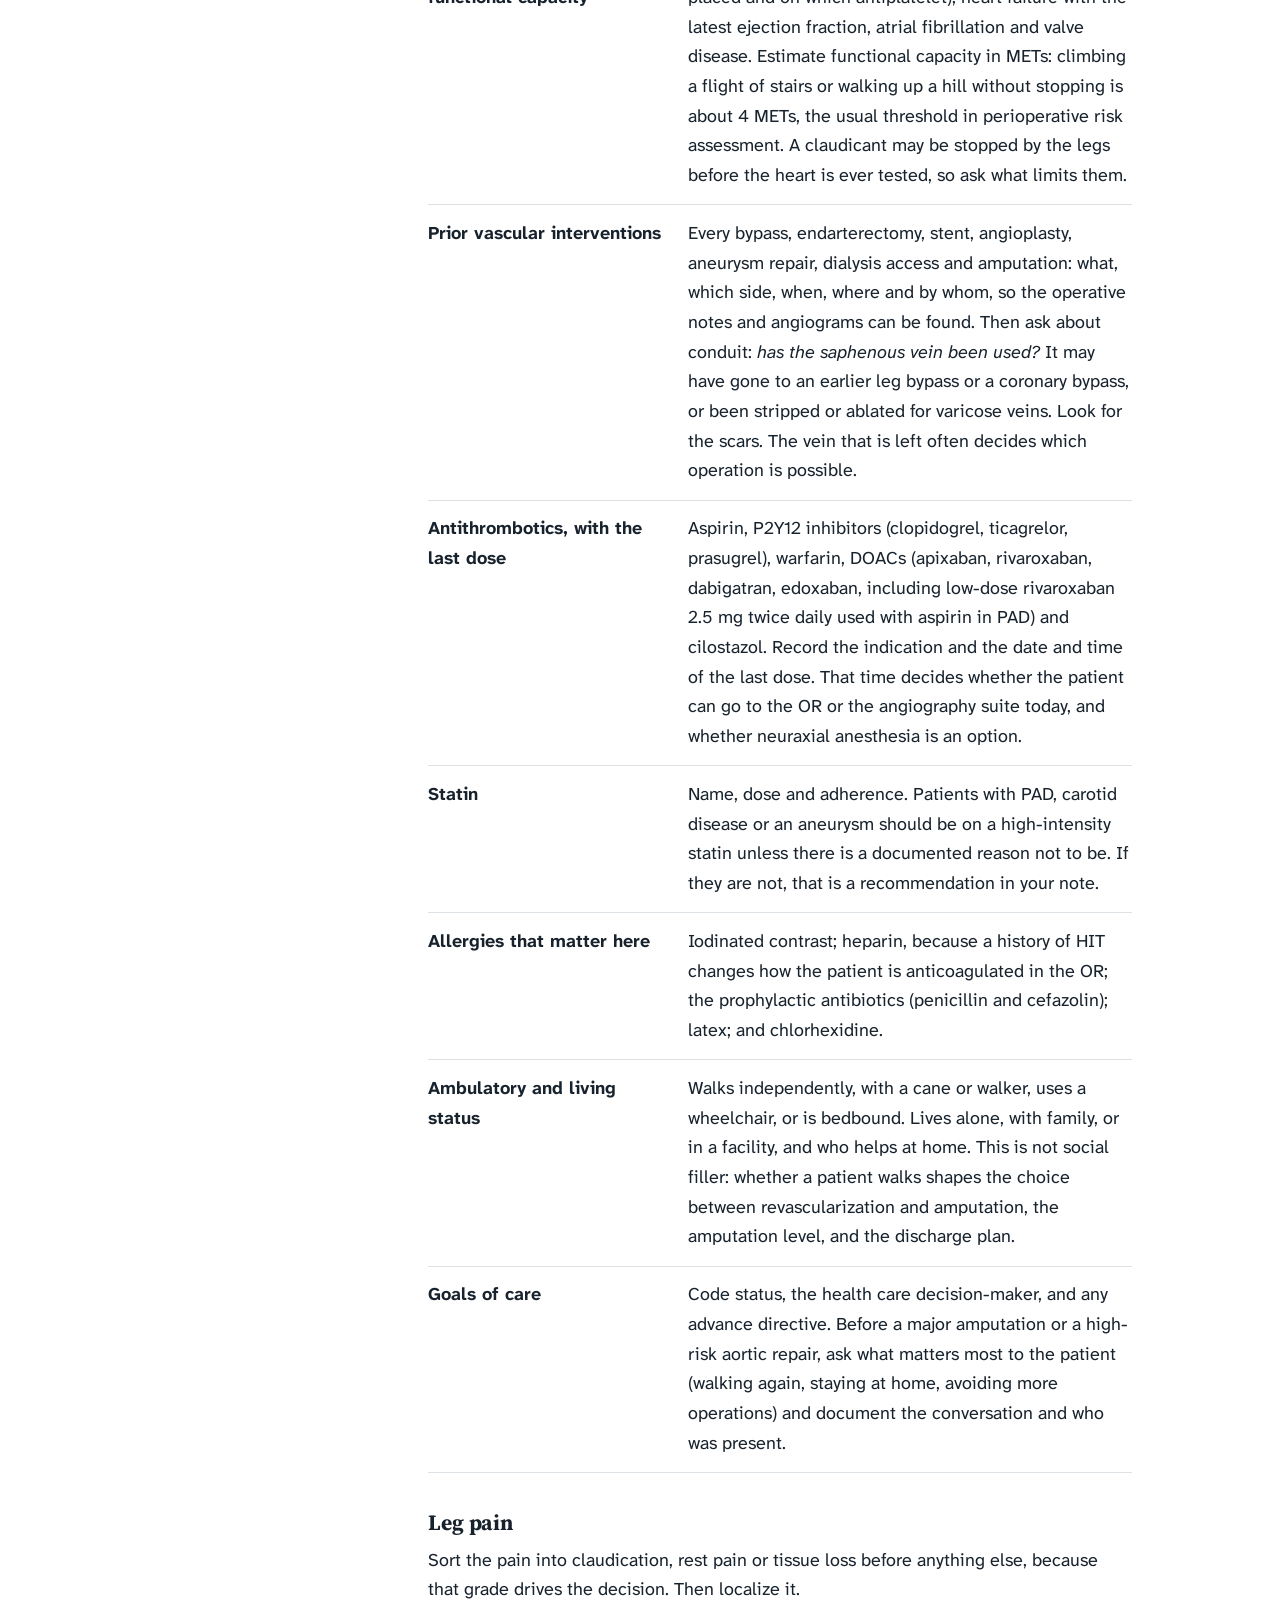
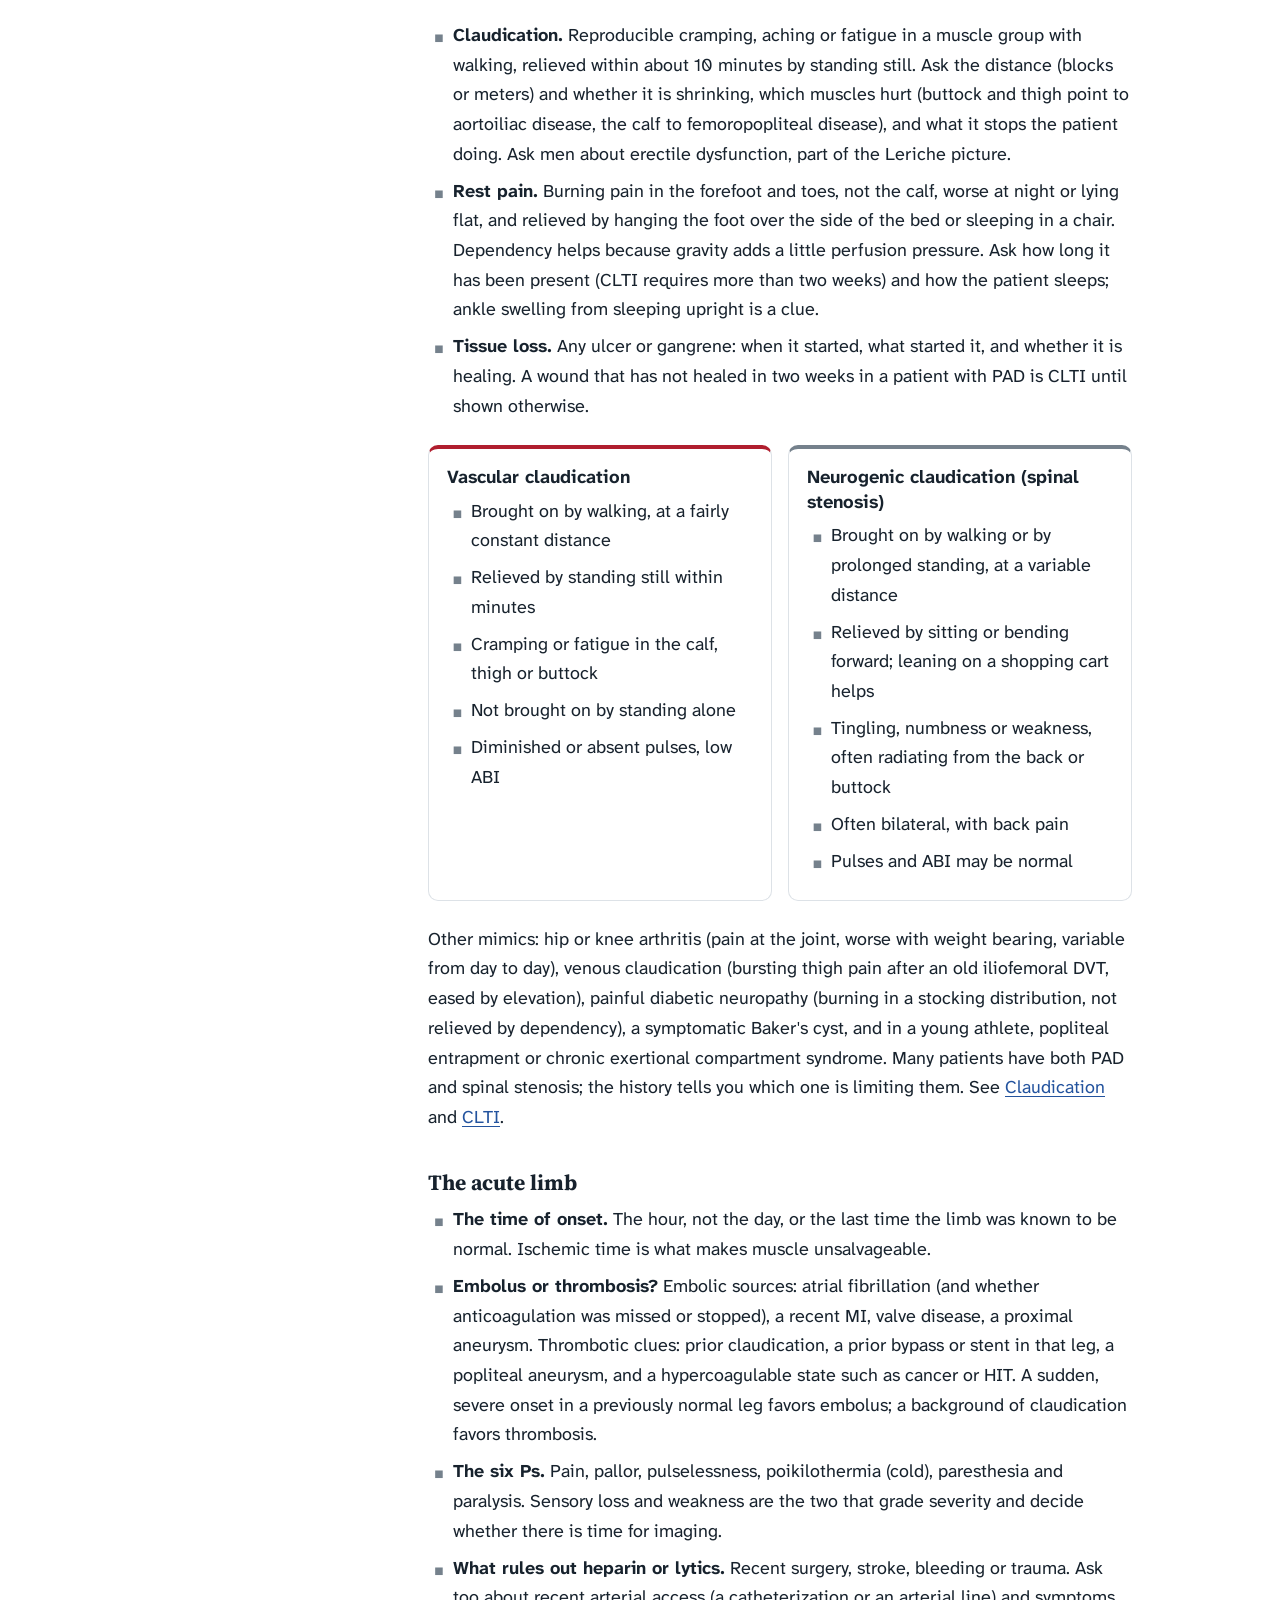
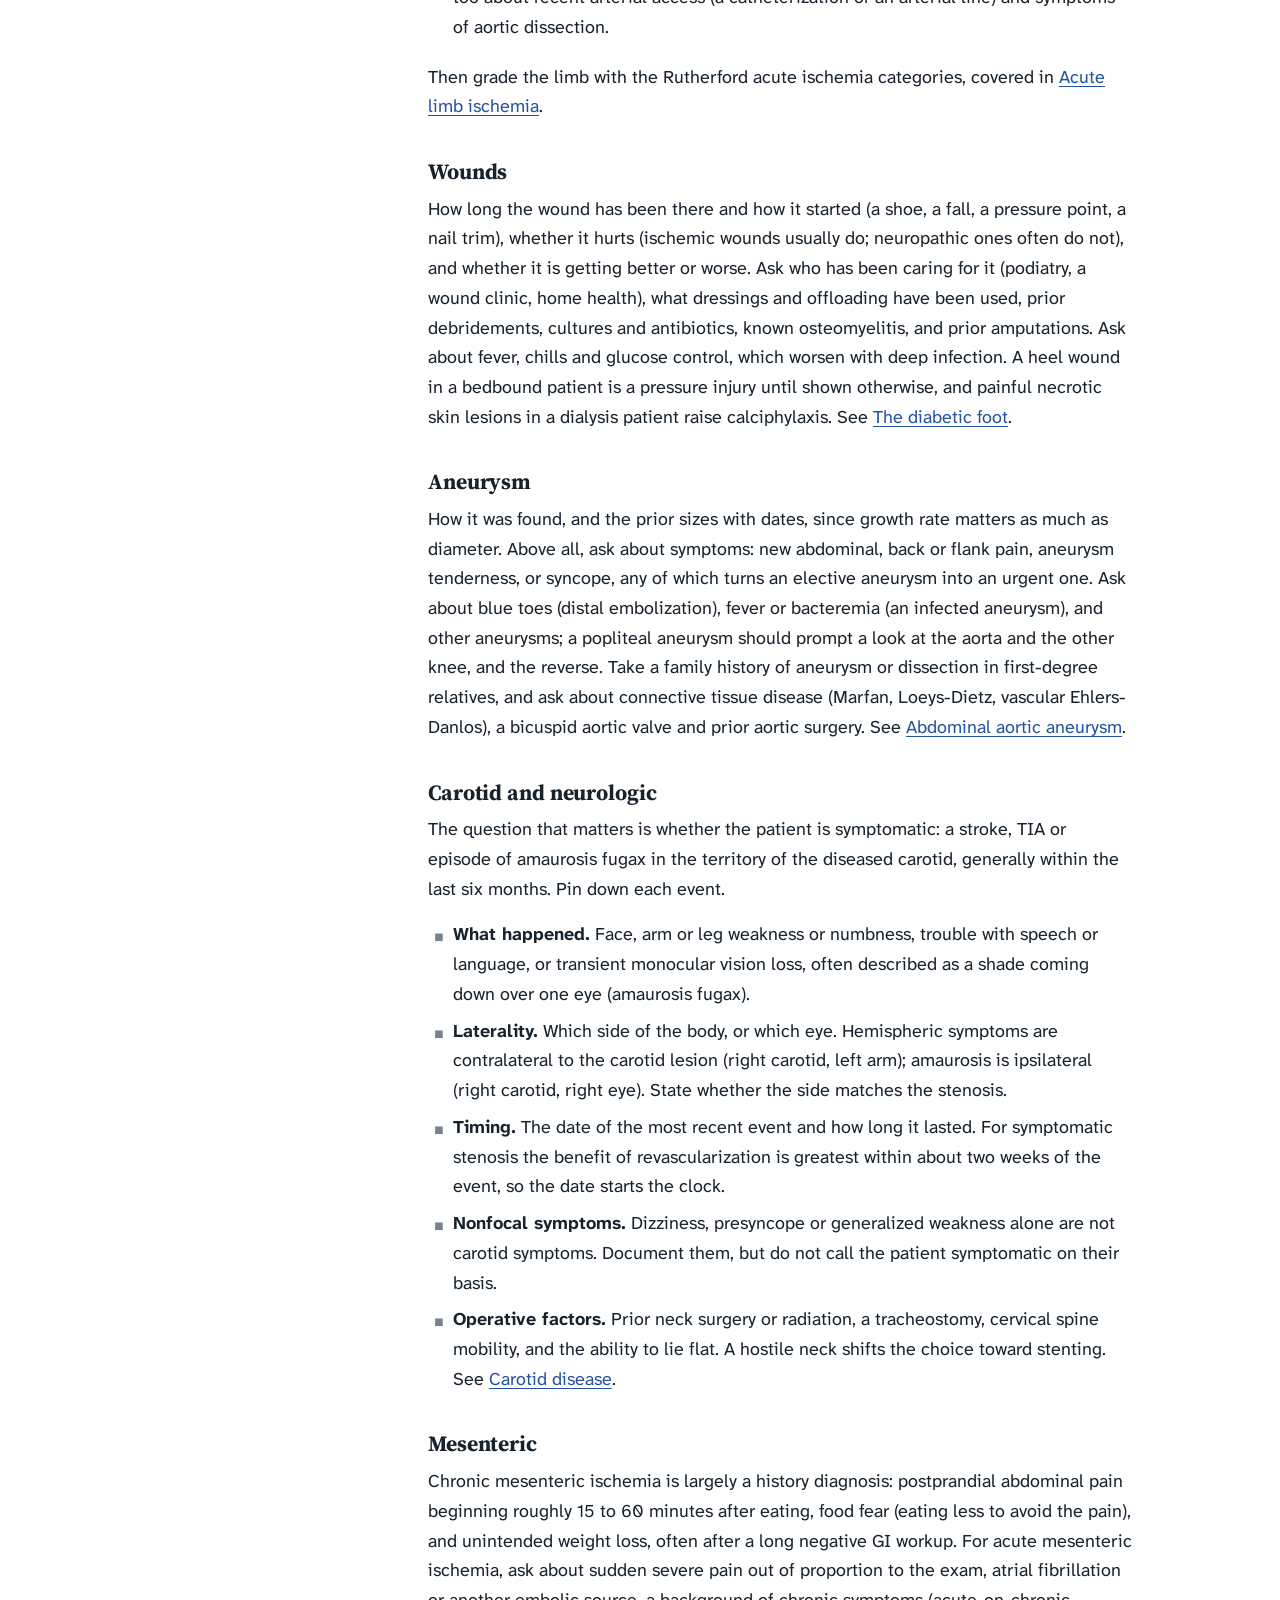
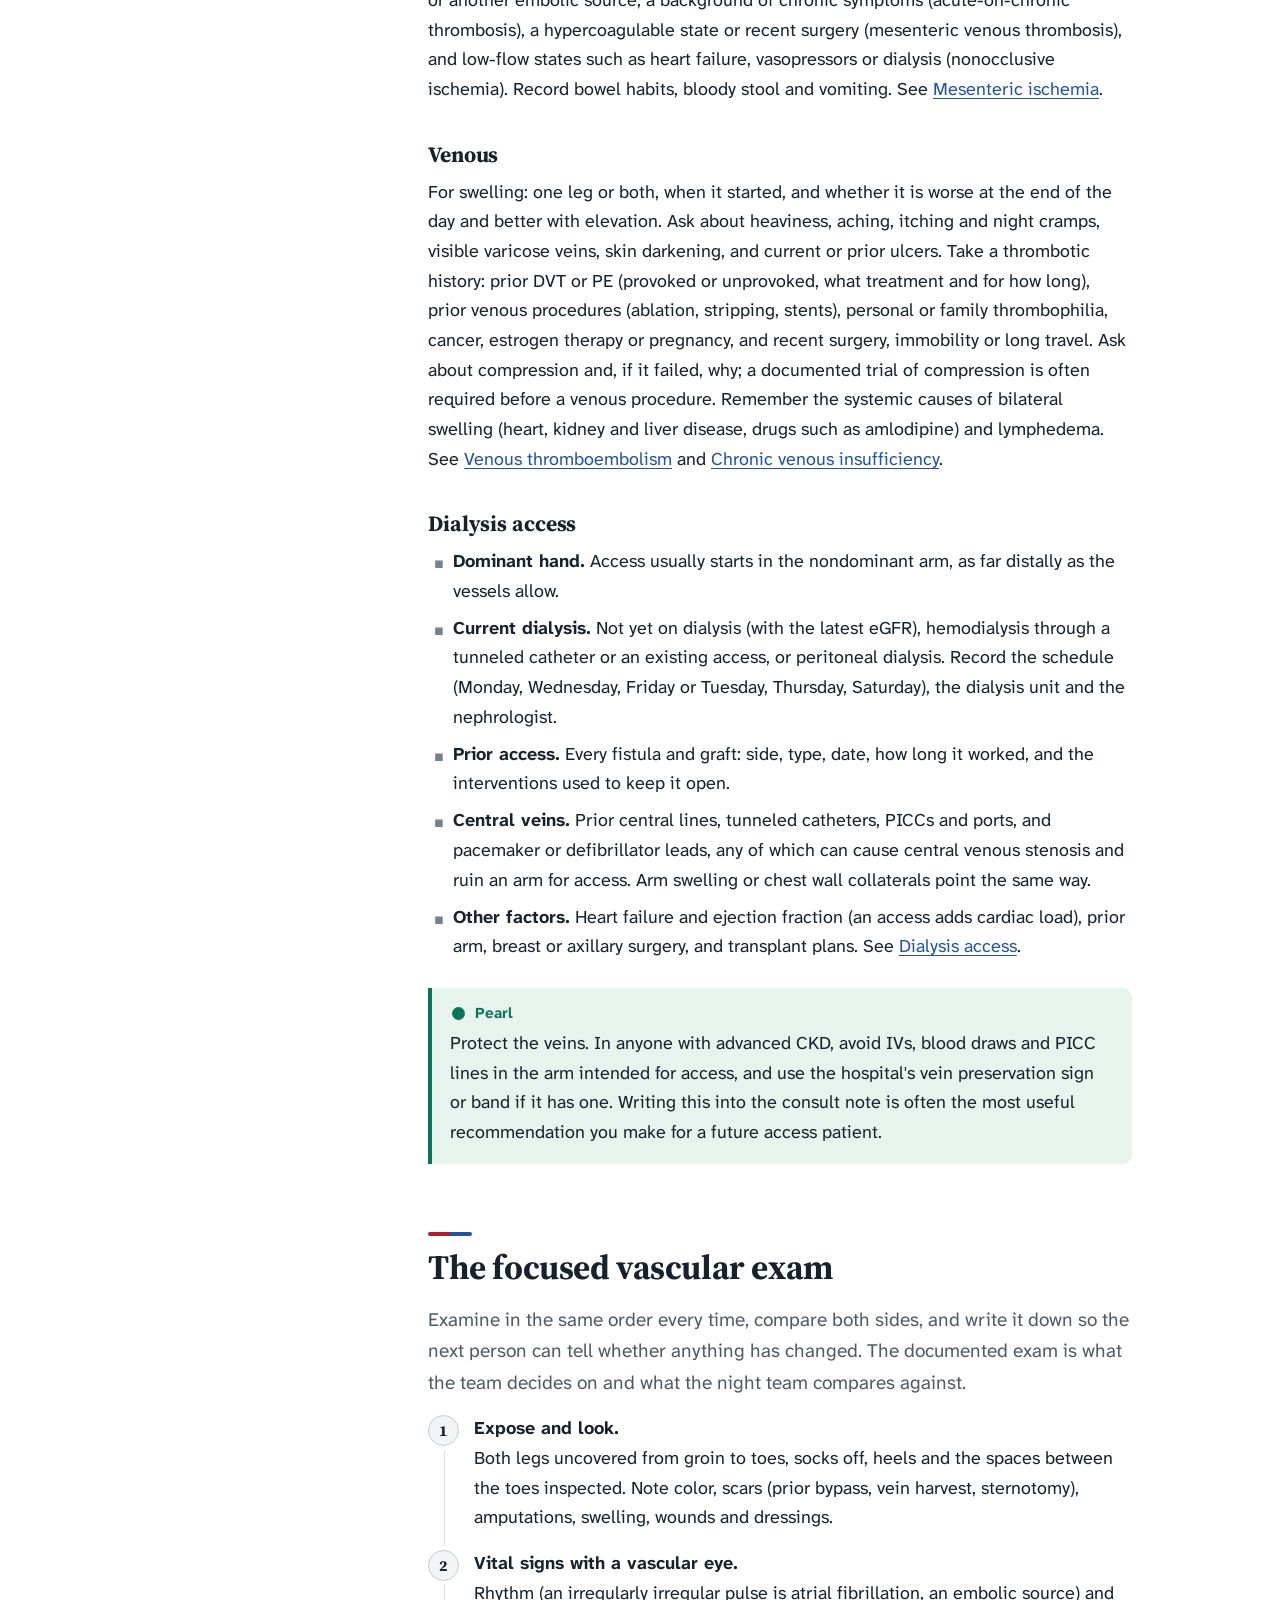
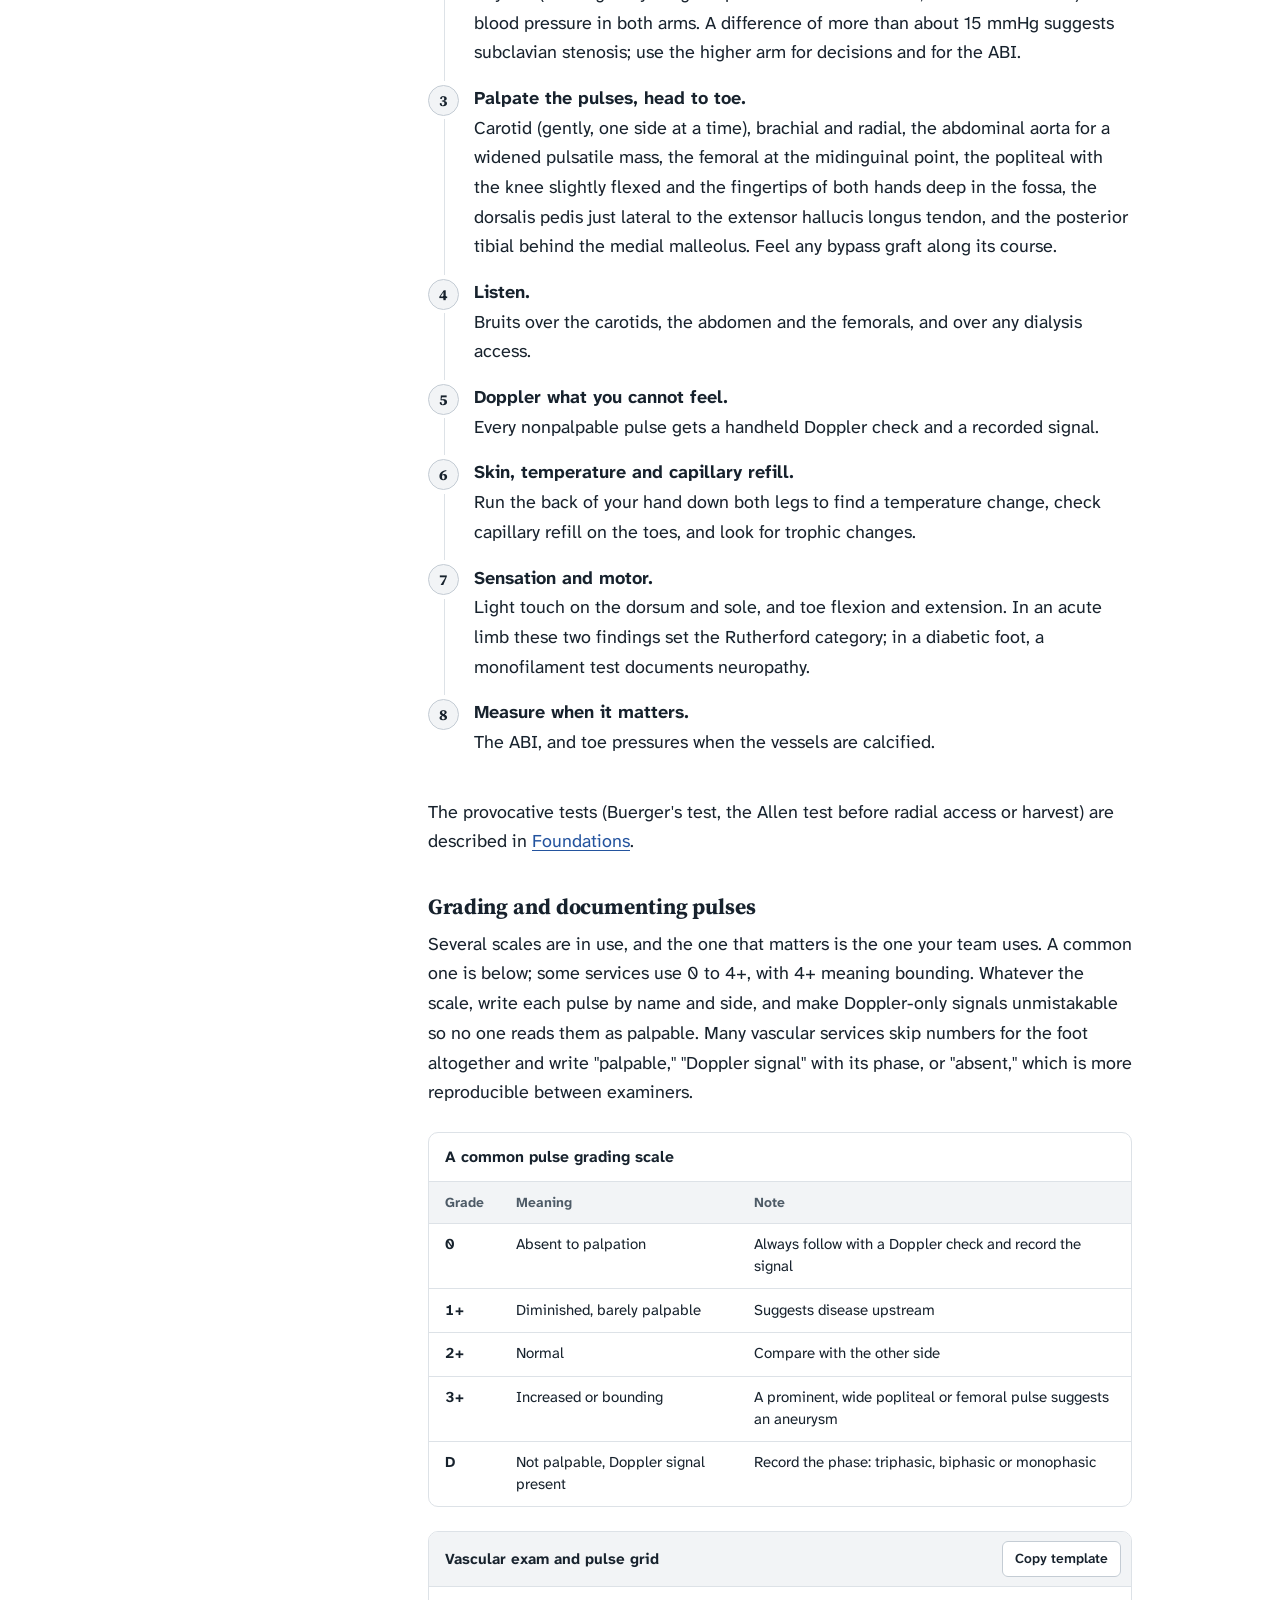
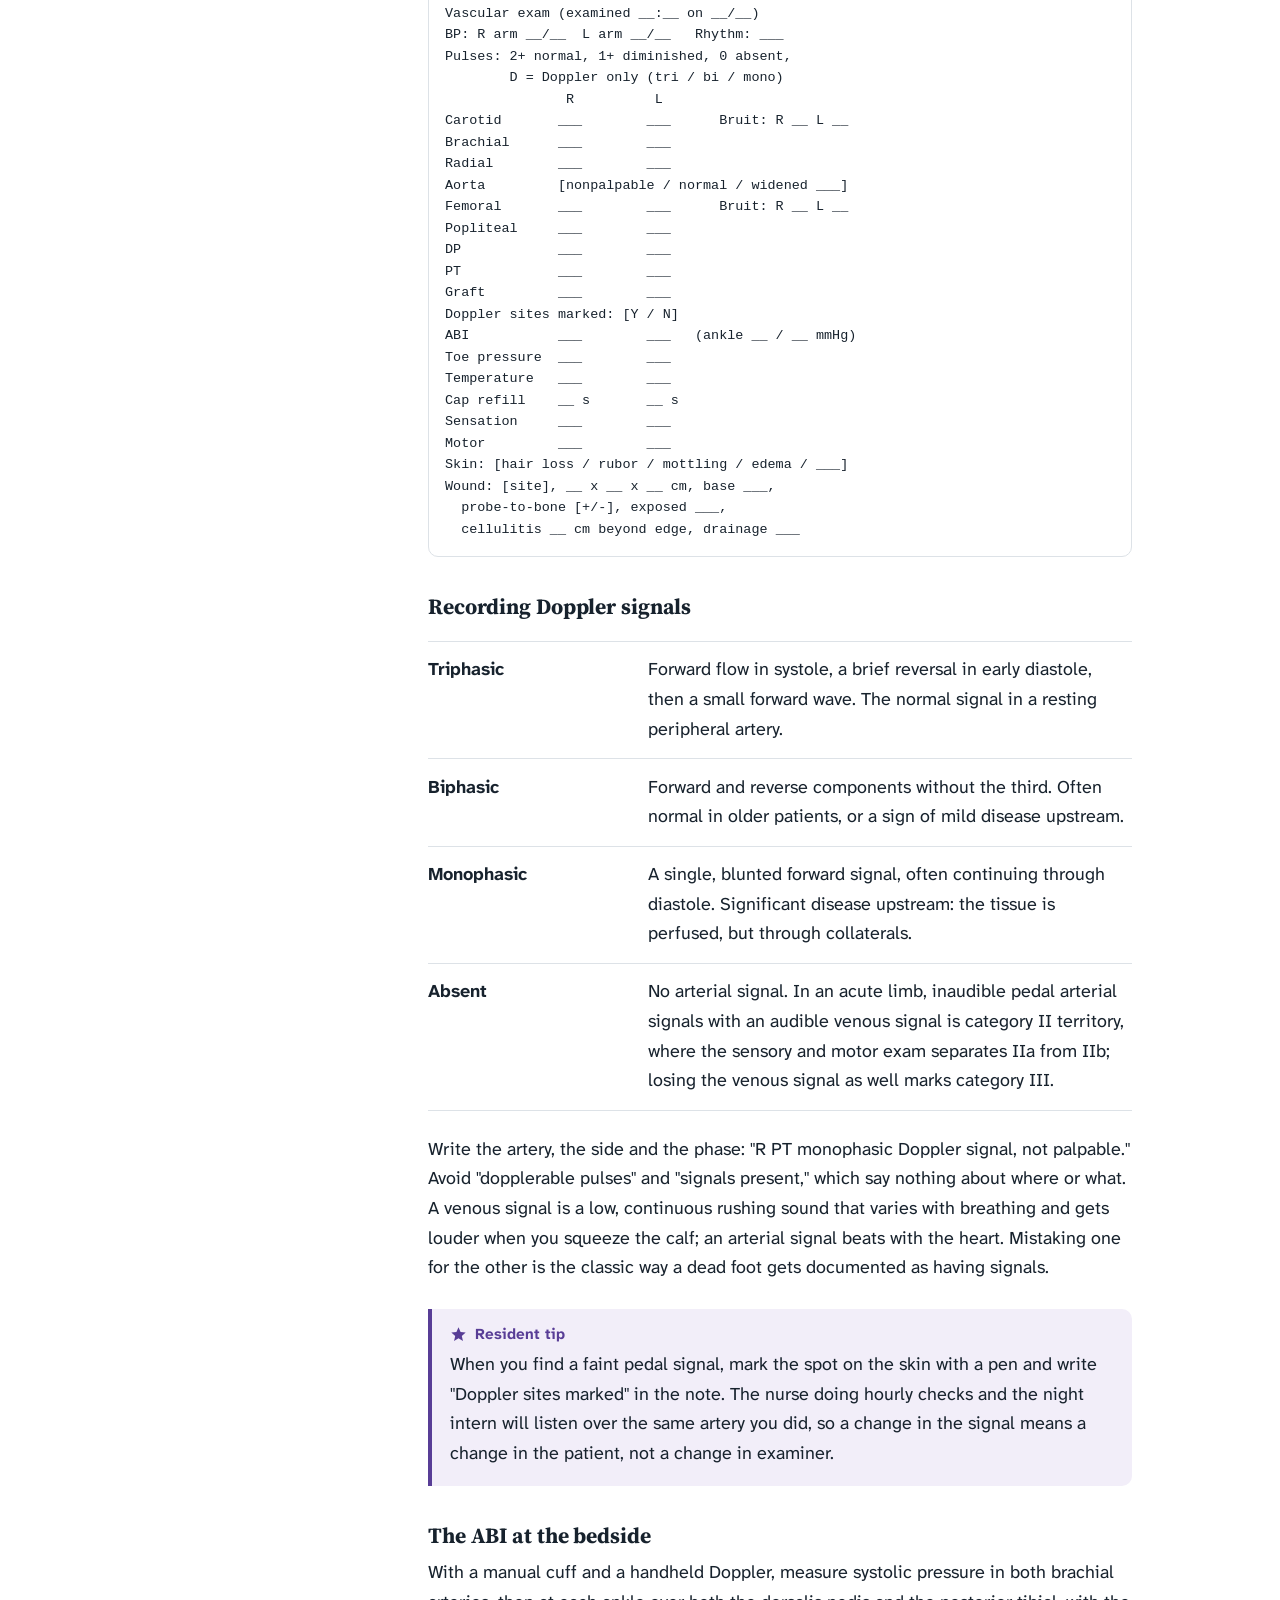
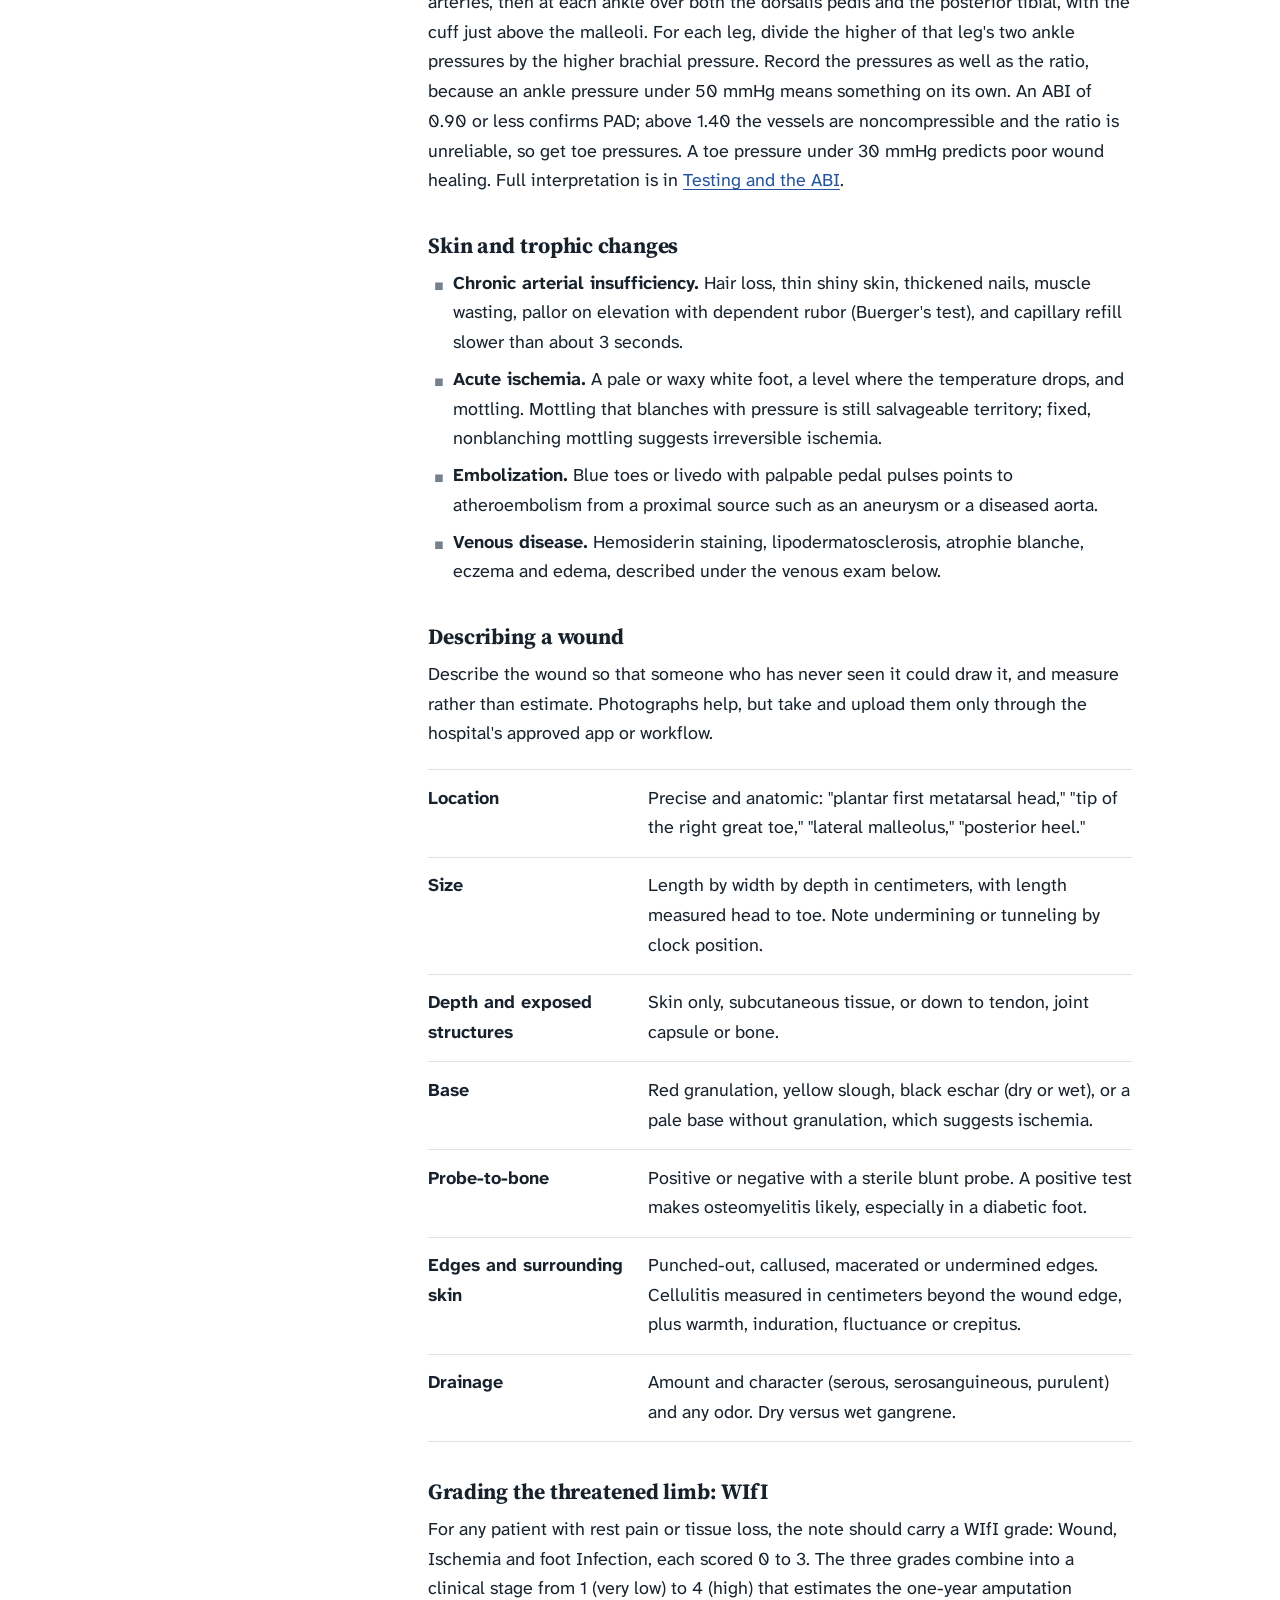
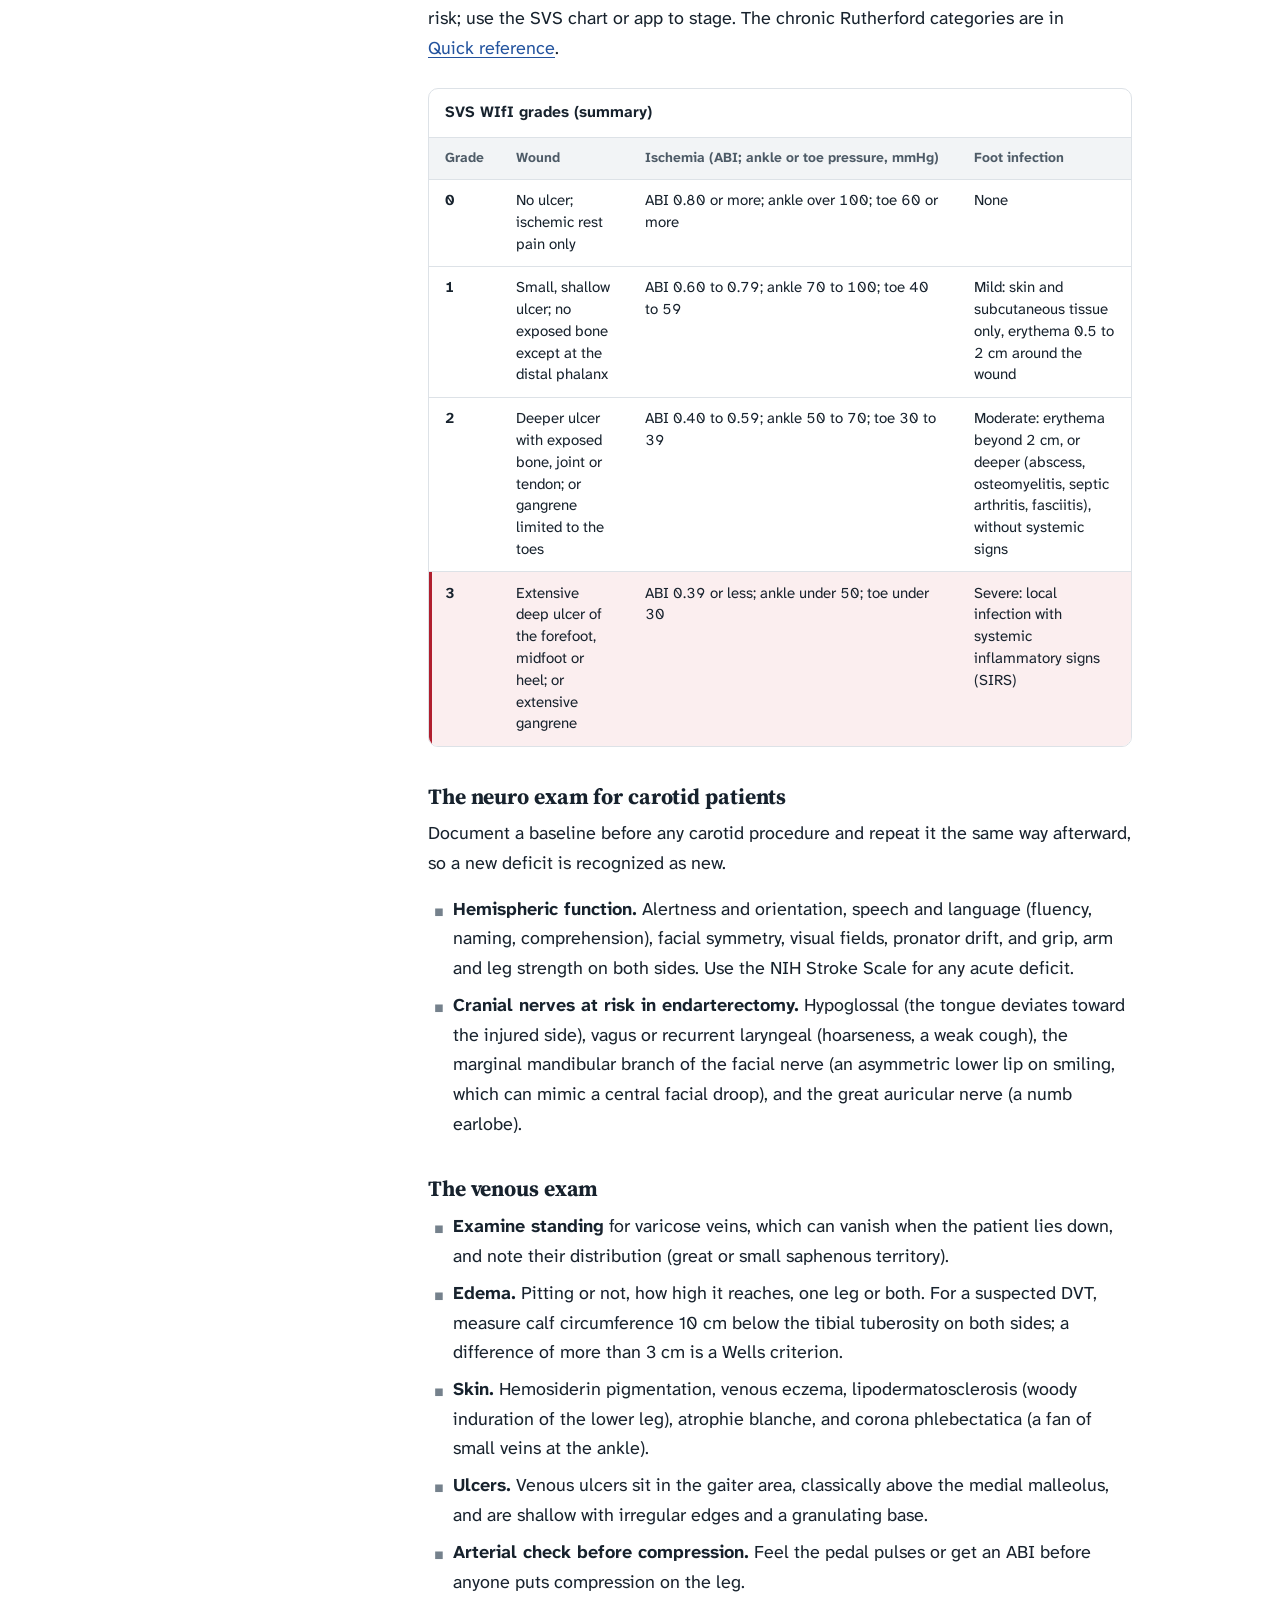
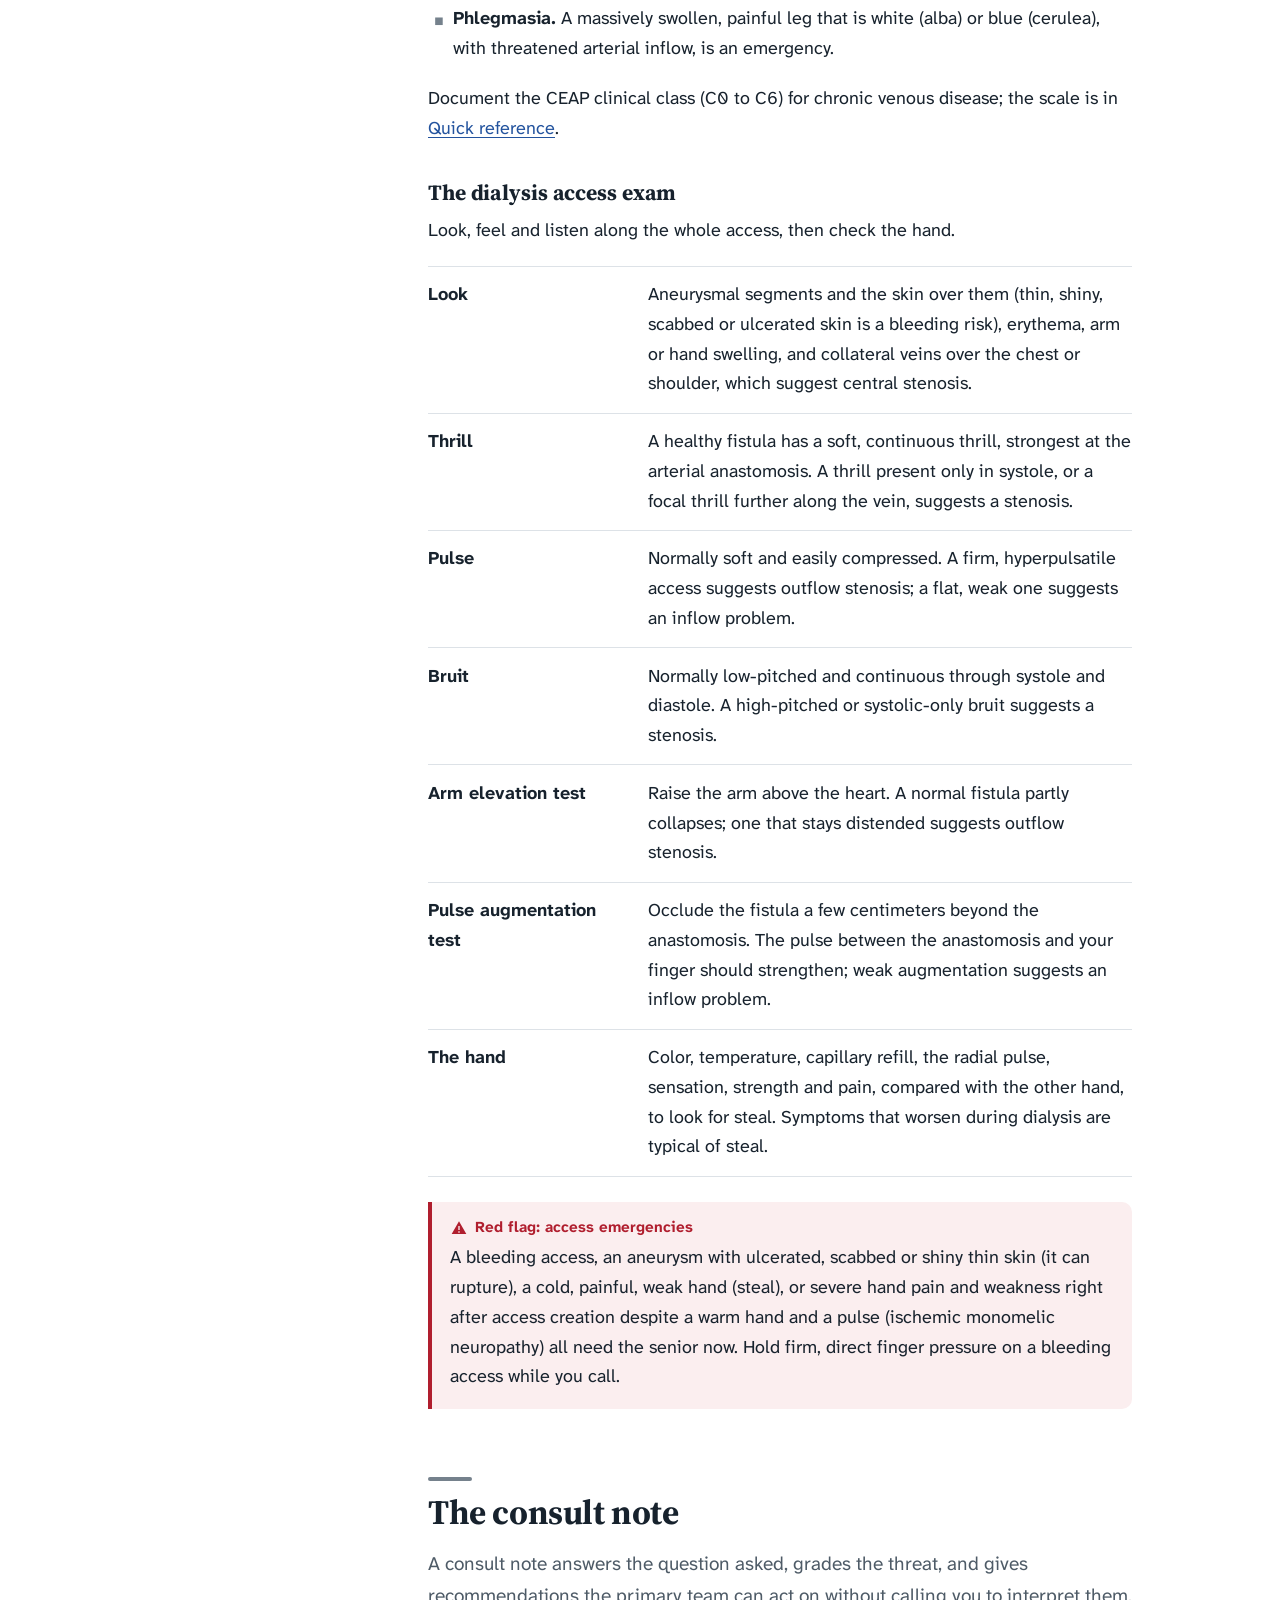
<file: charting.html>
<!DOCTYPE html>
<html lang="en">
<head>
<!-- @head -->
<meta charset="UTF-8">
<meta name="viewport" content="width=device-width, initial-scale=1">
<title>History, exam and charting | Vascular Surgery Field Guide</title>
<meta name="description" content="The vascular history by complaint, the focused exam, and copy-ready notes for PowerChart.">
<meta name="theme-color" content="#FFFFFF" media="(prefers-color-scheme: light)">
<meta name="theme-color" content="#111A22" media="(prefers-color-scheme: dark)">
<link rel="icon" href="assets/favicon.svg" type="image/svg+xml">
<link rel="preconnect" href="https://fonts.googleapis.com">
<link rel="preconnect" href="https://fonts.gstatic.com" crossorigin>
<link rel="stylesheet" href="https://fonts.googleapis.com/css2?family=Atkinson+Hyperlegible+Next:ital,wght@0,400;0,600;0,700;1,400&family=Source+Serif+4:opsz,wght@8..60,600;8..60,700&display=swap">
<link rel="stylesheet" href="assets/styles.css?v=df72d687">
<script>(function(){var r=document.documentElement;r.classList.add('js');try{var t=localStorage.getItem('vfg-theme');if(t==='dark'||t==='light')r.setAttribute('data-theme',t);}catch(e){}})();</script>
<!-- /@head -->
</head>
<body>
<!-- @nav -->
<a class="skip" href="#main">Skip to content</a>
<header class="topbar">
  <button class="icon-btn menu-btn" type="button" data-nav-open aria-controls="rail" aria-expanded="false" aria-label="Open contents"><svg viewBox="0 0 24 24" fill="none" stroke="currentColor" stroke-width="2" stroke-linecap="round" aria-hidden="true"><path d="M4 7h16M4 12h16M4 17h16"/></svg></button>
  <a class="brand" href="index.html"><svg class="brand-mark" viewBox="0 0 32 32" aria-hidden="true"><rect width="32" height="32" rx="8" fill="#B01E2E"/><path d="M16 5v9.5c0 2.2-1.2 3.6-3 5L8.5 23.5V27M16 14.5c0 2.2 1.2 3.6 3 5l4.5 4V27" fill="none" stroke="#fff" stroke-width="2.6" stroke-linecap="round" stroke-linejoin="round"/></svg><span class="brand-name">Vascular Surgery <span>Field Guide</span></span></a>
  <div class="topbar-actions">
    <button class="icon-btn search-btn" type="button" data-search-open aria-label="Search the guide"><svg viewBox="0 0 24 24" fill="none" stroke="currentColor" stroke-width="2" stroke-linecap="round" aria-hidden="true"><circle cx="11" cy="11" r="7"/><path d="m20 20-3.5-3.5"/></svg><span class="lbl">Search the guide</span><kbd>/</kbd></button>
    <button class="icon-btn theme-btn" type="button" data-theme-toggle aria-label="Switch color theme"><svg class="sun" viewBox="0 0 24 24" fill="none" stroke="currentColor" stroke-width="2" stroke-linecap="round" aria-hidden="true"><circle cx="12" cy="12" r="4"/><path d="M12 2v2M12 20v2M4.9 4.9l1.4 1.4M17.7 17.7l1.4 1.4M2 12h2M20 12h2M4.9 19.1l1.4-1.4M17.7 6.3l1.4-1.4"/></svg><svg class="moon" viewBox="0 0 24 24" fill="none" stroke="currentColor" stroke-width="2" stroke-linecap="round" stroke-linejoin="round" aria-hidden="true"><path d="M20 14.5A8 8 0 1 1 9.5 4a6.5 6.5 0 0 0 10.5 10.5z"/></svg></button>
  </div>
</header>
<div class="scrim" data-nav-close></div>
<!-- /@nav -->
<div class="frame">
<!-- @rail -->
<nav class="rail" id="rail" aria-label="Guide contents">
  <div class="rail-close"><button class="icon-btn" type="button" data-nav-close aria-label="Close contents"><svg viewBox="0 0 24 24" fill="none" stroke="currentColor" stroke-width="2" stroke-linecap="round" aria-hidden="true"><path d="M6 6l12 12M18 6 6 18"/></svg></button></div>
  <div class="rail-group">
    <p class="rail-label">Start here</p>
    <ol>
      <li><a class="rail-link" href="index.html"><span class="rail-n">0</span>Home</a></li>
      <li><a class="rail-link" href="first-day.html"><span class="rail-n">1</span>Your first day</a></li>
      <li><a class="rail-link" href="rounds.html"><span class="rail-n">2</span>Rounds and presenting</a></li>
    </ol>
  </div>
  <div class="rail-group">
    <p class="rail-label">Running the service</p>
    <ol>
      <li><a class="rail-link" href="charting.html" aria-current="page"><span class="rail-n">3</span>History, exam and charting</a></li>
      <li><a class="rail-link" href="ctv-icu.html"><span class="rail-n">4</span>The CTV ICU</a></li>
      <li><a class="rail-link" href="on-call.html"><span class="rail-n">5</span>On call and cross-cover</a></li>
    </ol>
  </div>
  <div class="rail-group">
    <p class="rail-label">The knowledge</p>
    <ol>
      <li><a class="rail-link" href="foundations.html"><span class="rail-n">6</span>Foundations</a></li>
      <li><a class="rail-link" href="presentations.html"><span class="rail-n">7</span>Presentations</a></li>
      <li><a class="rail-link" href="operations.html"><span class="rail-n">8</span>Open operations</a></li>
      <li><a class="rail-link" href="endovascular.html"><span class="rail-n">9</span>Endovascular</a></li>
      <li><a class="rail-link" href="devices.html"><span class="rail-n">10</span>Wires, catheters and devices</a></li>
    </ol>
  </div>
  <div class="rail-group">
    <p class="rail-label">Sharpen up</p>
    <ol>
      <li><a class="rail-link" href="questions.html"><span class="rail-n">11</span>Questions you&#x27;ll be asked</a></li>
      <li><a class="rail-link" href="reference.html"><span class="rail-n">12</span>Quick reference</a></li>
    </ol>
  </div>
  <div class="rail-group">
    <p class="rail-label">About</p>
    <ol>
      <li><a class="rail-link" href="credits.html"><span class="rail-n">13</span>Image credits</a></li>
    </ol>
  </div>
  <p class="rail-note">Inflow, outflow, conduit. The vascular patient is always a cardiac patient.</p>
</nav>
<!-- /@rail -->
<main id="main" class="page" tabindex="-1">
  <header class="page-head">
    <!-- @crumb -->
<p class="crumb"><a href="index.html">Field Guide</a><span class="sep" aria-hidden="true">/</span>Running the service</p>
<!-- /@crumb -->
    <h1>History, exam and charting</h1>
    <p class="summary">How to take a vascular history, do and document a focused vascular exam, and write each note the service produces, from the consult to the discharge summary. Every note has a copy-ready template sized for PowerChart. Read the history and exam sections before your first consult, then come back to the templates as you need them.</p>
    <!-- @toc -->
<details class="toc-inline">
  <summary>On this page <span class="count">10 sections</span></summary>
  <ol>
    <li><a href="#history">The vascular history</a></li>
    <li><a href="#exam">The focused vascular exam</a></li>
    <li><a href="#consult-note">The consult note</a></li>
    <li><a href="#admission-hp">The admission H&amp;P</a></li>
    <li><a href="#pre-op">Pre-op checklist note</a></li>
    <li><a href="#brief-op-note">The brief op note</a></li>
    <li><a href="#post-op-check">The post-op check</a></li>
    <li><a href="#progress-note">The progress note</a></li>
    <li><a href="#discharge">Discharge</a></li>
    <li><a href="#powerchart">Working in PowerChart</a></li>
  </ol>
</details>
<!-- /@toc -->
  </header>

  <section class="sec" id="history" data-title="The vascular history" data-bed="both">
    <h2>The vascular history</h2>
    <p class="sec-lede">Every vascular history answers three questions: which vascular bed is involved, how threatened the tissue is, and what the patient can tolerate. A short set of core questions belongs in every history, whatever the complaint, because they decide operative risk, the conduit and the medical therapy.</p>

    <h3>The core questions <span class="tag">High yield</span></h3>
    <dl class="terms wide">
      <div><dt>Smoking</dt><dd>Current, former or never, with pack-years (packs per day times years smoked) and the quit date, not just "former smoker." Ask about vaping and other tobacco too. Smoking is the strongest modifiable risk factor for PAD and for aneurysm growth and rupture, and continued smoking shortens bypass and stent patency, so every vascular note records it and the cessation help offered.</dd></div>
      <div><dt>Diabetes</dt><dd>Type, insulin or oral agents, the most recent hemoglobin A1c, and the end-organ effects: neuropathy (can the patient feel the feet?), retinopathy and nephropathy. Diabetes shifts disease to the tibial vessels, hides ischemic pain behind neuropathy and falsely raises the ABI. Note any SGLT2 inhibitor or GLP-1 receptor agonist, since both carry pre-procedure hold rules.</dd></div>
      <div><dt>Kidney function and contrast</dt><dd>Baseline creatinine and eGFR, CKD stage, and dialysis status (modality, schedule, and which arm carries the access). Ask about recent contrast, prior contrast-associated kidney injury, and contrast allergy: what happened, and whether premedication worked. This decides between duplex, CTA and angiography, and how much contrast the team can use.</dd></div>
      <div><dt>Cardiac history and functional capacity</dt><dd>Coronary disease, prior MI, coronary stents (when placed and on which antiplatelet), heart failure with the latest ejection fraction, atrial fibrillation and valve disease. Estimate functional capacity in METs: climbing a flight of stairs or walking up a hill without stopping is about 4 METs, the usual threshold in perioperative risk assessment. A claudicant may be stopped by the legs before the heart is ever tested, so ask what limits them.</dd></div>
      <div><dt>Prior vascular interventions</dt><dd>Every bypass, endarterectomy, stent, angioplasty, aneurysm repair, dialysis access and amputation: what, which side, when, where and by whom, so the operative notes and angiograms can be found. Then ask about conduit: <em>has the saphenous vein been used?</em> It may have gone to an earlier leg bypass or a coronary bypass, or been stripped or ablated for varicose veins. Look for the scars. The vein that is left often decides which operation is possible.</dd></div>
      <div><dt>Antithrombotics, with the last dose</dt><dd>Aspirin, P2Y12 inhibitors (clopidogrel, ticagrelor, prasugrel), warfarin, DOACs (apixaban, rivaroxaban, dabigatran, edoxaban, including low-dose rivaroxaban 2.5 mg twice daily used with aspirin in PAD) and cilostazol. Record the indication and the date and time of the last dose. That time decides whether the patient can go to the OR or the angiography suite today, and whether neuraxial anesthesia is an option.</dd></div>
      <div><dt>Statin</dt><dd>Name, dose and adherence. Patients with PAD, carotid disease or an aneurysm should be on a high-intensity statin unless there is a documented reason not to be. If they are not, that is a recommendation in your note.</dd></div>
      <div><dt>Allergies that matter here</dt><dd>Iodinated contrast; heparin, because a history of HIT changes how the patient is anticoagulated in the OR; the prophylactic antibiotics (penicillin and cefazolin); latex; and chlorhexidine.</dd></div>
      <div><dt>Ambulatory and living status</dt><dd>Walks independently, with a cane or walker, uses a wheelchair, or is bedbound. Lives alone, with family, or in a facility, and who helps at home. This is not social filler: whether a patient walks shapes the choice between revascularization and amputation, the amputation level, and the discharge plan.</dd></div>
      <div><dt>Goals of care</dt><dd>Code status, the health care decision-maker, and any advance directive. Before a major amputation or a high-risk aortic repair, ask what matters most to the patient (walking again, staying at home, avoiding more operations) and document the conversation and who was present.</dd></div>
    </dl>

    <h3>Leg pain</h3>
    <p>Sort the pain into claudication, rest pain or tissue loss before anything else, because that grade drives the decision. Then localize it.</p>
    <ul>
      <li><span class="lead-in">Claudication.</span> Reproducible cramping, aching or fatigue in a muscle group with walking, relieved within about 10 minutes by standing still. Ask the distance (blocks or meters) and whether it is shrinking, which muscles hurt (buttock and thigh point to aortoiliac disease, the calf to femoropopliteal disease), and what it stops the patient doing. Ask men about erectile dysfunction, part of the Leriche picture.</li>
      <li><span class="lead-in">Rest pain.</span> Burning pain in the forefoot and toes, not the calf, worse at night or lying flat, and relieved by hanging the foot over the side of the bed or sleeping in a chair. Dependency helps because gravity adds a little perfusion pressure. Ask how long it has been present (CLTI requires more than two weeks) and how the patient sleeps; ankle swelling from sleeping upright is a clue.</li>
      <li><span class="lead-in">Tissue loss.</span> Any ulcer or gangrene: when it started, what started it, and whether it is healing. A wound that has not healed in two weeks in a patient with PAD is CLTI until shown otherwise.</li>
    </ul>
    <div class="compare">
      <div class="arterial"><h4>Vascular claudication</h4><ul>
        <li>Brought on by walking, at a fairly constant distance</li>
        <li>Relieved by standing still within minutes</li>
        <li>Cramping or fatigue in the calf, thigh or buttock</li>
        <li>Not brought on by standing alone</li>
        <li>Diminished or absent pulses, low ABI</li>
      </ul></div>
      <div><h4>Neurogenic claudication (spinal stenosis)</h4><ul>
        <li>Brought on by walking or by prolonged standing, at a variable distance</li>
        <li>Relieved by sitting or bending forward; leaning on a shopping cart helps</li>
        <li>Tingling, numbness or weakness, often radiating from the back or buttock</li>
        <li>Often bilateral, with back pain</li>
        <li>Pulses and ABI may be normal</li>
      </ul></div>
    </div>
    <p>Other mimics: hip or knee arthritis (pain at the joint, worse with weight bearing, variable from day to day), venous claudication (bursting thigh pain after an old iliofemoral DVT, eased by elevation), painful diabetic neuropathy (burning in a stocking distribution, not relieved by dependency), a symptomatic Baker's cyst, and in a young athlete, popliteal entrapment or chronic exertional compartment syndrome. Many patients have both PAD and spinal stenosis; the history tells you which one is limiting them. See <a href="presentations.html#claudication">Claudication</a> and <a href="presentations.html#clti">CLTI</a>.</p>

    <h3>The acute limb</h3>
    <ul>
      <li><span class="lead-in">The time of onset.</span> The hour, not the day, or the last time the limb was known to be normal. Ischemic time is what makes muscle unsalvageable.</li>
      <li><span class="lead-in">Embolus or thrombosis?</span> Embolic sources: atrial fibrillation (and whether anticoagulation was missed or stopped), a recent MI, valve disease, a proximal aneurysm. Thrombotic clues: prior claudication, a prior bypass or stent in that leg, a popliteal aneurysm, and a hypercoagulable state such as cancer or HIT. A sudden, severe onset in a previously normal leg favors embolus; a background of claudication favors thrombosis.</li>
      <li><span class="lead-in">The six Ps.</span> Pain, pallor, pulselessness, poikilothermia (cold), paresthesia and paralysis. Sensory loss and weakness are the two that grade severity and decide whether there is time for imaging.</li>
      <li><span class="lead-in">What rules out heparin or lytics.</span> Recent surgery, stroke, bleeding or trauma. Ask too about recent arterial access (a catheterization or an arterial line) and symptoms of aortic dissection.</li>
    </ul>
    <p>Then grade the limb with the Rutherford acute ischemia categories, covered in <a href="presentations.html#ali">Acute limb ischemia</a>.</p>

    <h3>Wounds</h3>
    <p>How long the wound has been there and how it started (a shoe, a fall, a pressure point, a nail trim), whether it hurts (ischemic wounds usually do; neuropathic ones often do not), and whether it is getting better or worse. Ask who has been caring for it (podiatry, a wound clinic, home health), what dressings and offloading have been used, prior debridements, cultures and antibiotics, known osteomyelitis, and prior amputations. Ask about fever, chills and glucose control, which worsen with deep infection. A heel wound in a bedbound patient is a pressure injury until shown otherwise, and painful necrotic skin lesions in a dialysis patient raise calciphylaxis. See <a href="presentations.html#diabetic-foot">The diabetic foot</a>.</p>

    <h3>Aneurysm</h3>
    <p>How it was found, and the prior sizes with dates, since growth rate matters as much as diameter. Above all, ask about symptoms: new abdominal, back or flank pain, aneurysm tenderness, or syncope, any of which turns an elective aneurysm into an urgent one. Ask about blue toes (distal embolization), fever or bacteremia (an infected aneurysm), and other aneurysms; a popliteal aneurysm should prompt a look at the aorta and the other knee, and the reverse. Take a family history of aneurysm or dissection in first-degree relatives, and ask about connective tissue disease (Marfan, Loeys-Dietz, vascular Ehlers-Danlos), a bicuspid aortic valve and prior aortic surgery. See <a href="presentations.html#aaa">Abdominal aortic aneurysm</a>.</p>

    <h3>Carotid and neurologic</h3>
    <p>The question that matters is whether the patient is symptomatic: a stroke, TIA or episode of amaurosis fugax in the territory of the diseased carotid, generally within the last six months. Pin down each event.</p>
    <ul>
      <li><span class="lead-in">What happened.</span> Face, arm or leg weakness or numbness, trouble with speech or language, or transient monocular vision loss, often described as a shade coming down over one eye (amaurosis fugax).</li>
      <li><span class="lead-in">Laterality.</span> Which side of the body, or which eye. Hemispheric symptoms are contralateral to the carotid lesion (right carotid, left arm); amaurosis is ipsilateral (right carotid, right eye). State whether the side matches the stenosis.</li>
      <li><span class="lead-in">Timing.</span> The date of the most recent event and how long it lasted. For symptomatic stenosis the benefit of revascularization is greatest within about two weeks of the event, so the date starts the clock.</li>
      <li><span class="lead-in">Nonfocal symptoms.</span> Dizziness, presyncope or generalized weakness alone are not carotid symptoms. Document them, but do not call the patient symptomatic on their basis.</li>
      <li><span class="lead-in">Operative factors.</span> Prior neck surgery or radiation, a tracheostomy, cervical spine mobility, and the ability to lie flat. A hostile neck shifts the choice toward stenting. See <a href="presentations.html#carotid">Carotid disease</a>.</li>
    </ul>

    <h3>Mesenteric</h3>
    <p>Chronic mesenteric ischemia is largely a history diagnosis: postprandial abdominal pain beginning roughly 15 to 60 minutes after eating, food fear (eating less to avoid the pain), and unintended weight loss, often after a long negative GI workup. For acute mesenteric ischemia, ask about sudden severe pain out of proportion to the exam, atrial fibrillation or another embolic source, a background of chronic symptoms (acute-on-chronic thrombosis), a hypercoagulable state or recent surgery (mesenteric venous thrombosis), and low-flow states such as heart failure, vasopressors or dialysis (nonocclusive ischemia). Record bowel habits, bloody stool and vomiting. See <a href="presentations.html#mesenteric">Mesenteric ischemia</a>.</p>

    <h3>Venous</h3>
    <p>For swelling: one leg or both, when it started, and whether it is worse at the end of the day and better with elevation. Ask about heaviness, aching, itching and night cramps, visible varicose veins, skin darkening, and current or prior ulcers. Take a thrombotic history: prior DVT or PE (provoked or unprovoked, what treatment and for how long), prior venous procedures (ablation, stripping, stents), personal or family thrombophilia, cancer, estrogen therapy or pregnancy, and recent surgery, immobility or long travel. Ask about compression and, if it failed, why; a documented trial of compression is often required before a venous procedure. Remember the systemic causes of bilateral swelling (heart, kidney and liver disease, drugs such as amlodipine) and lymphedema. See <a href="presentations.html#vte">Venous thromboembolism</a> and <a href="presentations.html#cvi">Chronic venous insufficiency</a>.</p>

    <h3>Dialysis access</h3>
    <ul>
      <li><span class="lead-in">Dominant hand.</span> Access usually starts in the nondominant arm, as far distally as the vessels allow.</li>
      <li><span class="lead-in">Current dialysis.</span> Not yet on dialysis (with the latest eGFR), hemodialysis through a tunneled catheter or an existing access, or peritoneal dialysis. Record the schedule (Monday, Wednesday, Friday or Tuesday, Thursday, Saturday), the dialysis unit and the nephrologist.</li>
      <li><span class="lead-in">Prior access.</span> Every fistula and graft: side, type, date, how long it worked, and the interventions used to keep it open.</li>
      <li><span class="lead-in">Central veins.</span> Prior central lines, tunneled catheters, PICCs and ports, and pacemaker or defibrillator leads, any of which can cause central venous stenosis and ruin an arm for access. Arm swelling or chest wall collaterals point the same way.</li>
      <li><span class="lead-in">Other factors.</span> Heart failure and ejection fraction (an access adds cardiac load), prior arm, breast or axillary surgery, and transplant plans. See <a href="operations.html#access">Dialysis access</a>.</li>
    </ul>
    <aside class="note pearl">
      <p class="note-label">Pearl</p>
      <p>Protect the veins. In anyone with advanced CKD, avoid IVs, blood draws and PICC lines in the arm intended for access, and use the hospital's vein preservation sign or band if it has one. Writing this into the consult note is often the most useful recommendation you make for a future access patient.</p>
    </aside>
  </section>

  <section class="sec" id="exam" data-title="The focused vascular exam" data-bed="both">
    <h2>The focused vascular exam</h2>
    <p class="sec-lede">Examine in the same order every time, compare both sides, and write it down so the next person can tell whether anything has changed. The documented exam is what the team decides on and what the night team compares against.</p>
    <ol class="steps">
      <li><strong>Expose and look.</strong> Both legs uncovered from groin to toes, socks off, heels and the spaces between the toes inspected. Note color, scars (prior bypass, vein harvest, sternotomy), amputations, swelling, wounds and dressings.</li>
      <li><strong>Vital signs with a vascular eye.</strong> Rhythm (an irregularly irregular pulse is atrial fibrillation, an embolic source) and blood pressure in both arms. A difference of more than about 15 mmHg suggests subclavian stenosis; use the higher arm for decisions and for the ABI.</li>
      <li><strong>Palpate the pulses, head to toe.</strong> Carotid (gently, one side at a time), brachial and radial, the abdominal aorta for a widened pulsatile mass, the femoral at the midinguinal point, the popliteal with the knee slightly flexed and the fingertips of both hands deep in the fossa, the dorsalis pedis just lateral to the extensor hallucis longus tendon, and the posterior tibial behind the medial malleolus. Feel any bypass graft along its course.</li>
      <li><strong>Listen.</strong> Bruits over the carotids, the abdomen and the femorals, and over any dialysis access.</li>
      <li><strong>Doppler what you cannot feel.</strong> Every nonpalpable pulse gets a handheld Doppler check and a recorded signal.</li>
      <li><strong>Skin, temperature and capillary refill.</strong> Run the back of your hand down both legs to find a temperature change, check capillary refill on the toes, and look for trophic changes.</li>
      <li><strong>Sensation and motor.</strong> Light touch on the dorsum and sole, and toe flexion and extension. In an acute limb these two findings set the Rutherford category; in a diabetic foot, a monofilament test documents neuropathy.</li>
      <li><strong>Measure when it matters.</strong> The ABI, and toe pressures when the vessels are calcified.</li>
    </ol>
    <p>The provocative tests (Buerger's test, the Allen test before radial access or harvest) are described in <a href="foundations.html#exam">Foundations</a>.</p>

    <h3>Grading and documenting pulses</h3>
    <p>Several scales are in use, and the one that matters is the one your team uses. A common one is below; some services use 0 to 4+, with 4+ meaning bounding. Whatever the scale, write each pulse by name and side, and make Doppler-only signals unmistakable so no one reads them as palpable. Many vascular services skip numbers for the foot altogether and write "palpable," "Doppler signal" with its phase, or "absent," which is more reproducible between examiners.</p>
    <div class="table-wrap"><table class="data">
      <caption>A common pulse grading scale</caption>
      <thead><tr><th scope="col">Grade</th><th scope="col">Meaning</th><th scope="col">Note</th></tr></thead>
      <tbody>
        <tr><th scope="row">0</th><td>Absent to palpation</td><td>Always follow with a Doppler check and record the signal</td></tr>
        <tr><th scope="row">1+</th><td>Diminished, barely palpable</td><td>Suggests disease upstream</td></tr>
        <tr><th scope="row">2+</th><td>Normal</td><td>Compare with the other side</td></tr>
        <tr><th scope="row">3+</th><td>Increased or bounding</td><td>A prominent, wide popliteal or femoral pulse suggests an aneurysm</td></tr>
        <tr><th scope="row">D</th><td>Not palpable, Doppler signal present</td><td>Record the phase: triphasic, biphasic or monophasic</td></tr>
      </tbody>
    </table></div>
    <figure class="template">
      <div class="template-head"><figcaption>Vascular exam and pulse grid</figcaption></div>
      <pre>Vascular exam (examined __:__ on __/__)
BP: R arm __/__  L arm __/__   Rhythm: ___
Pulses: 2+ normal, 1+ diminished, 0 absent,
        D = Doppler only (tri / bi / mono)
               R          L
Carotid       ___        ___      Bruit: R __ L __
Brachial      ___        ___
Radial        ___        ___
Aorta         [nonpalpable / normal / widened ___]
Femoral       ___        ___      Bruit: R __ L __
Popliteal     ___        ___
DP            ___        ___
PT            ___        ___
Graft         ___        ___
Doppler sites marked: [Y / N]
ABI           ___        ___   (ankle __ / __ mmHg)
Toe pressure  ___        ___
Temperature   ___        ___
Cap refill    __ s       __ s
Sensation     ___        ___
Motor         ___        ___
Skin: [hair loss / rubor / mottling / edema / ___]
Wound: [site], __ x __ x __ cm, base ___,
  probe-to-bone [+/-], exposed ___,
  cellulitis __ cm beyond edge, drainage ___
</pre>
    </figure>

    <h3>Recording Doppler signals</h3>
    <dl class="terms">
      <div><dt>Triphasic</dt><dd>Forward flow in systole, a brief reversal in early diastole, then a small forward wave. The normal signal in a resting peripheral artery.</dd></div>
      <div><dt>Biphasic</dt><dd>Forward and reverse components without the third. Often normal in older patients, or a sign of mild disease upstream.</dd></div>
      <div><dt>Monophasic</dt><dd>A single, blunted forward signal, often continuing through diastole. Significant disease upstream: the tissue is perfused, but through collaterals.</dd></div>
      <div><dt>Absent</dt><dd>No arterial signal. In an acute limb, inaudible pedal arterial signals with an audible venous signal is category II territory, where the sensory and motor exam separates IIa from IIb; losing the venous signal as well marks category III.</dd></div>
    </dl>
    <p>Write the artery, the side and the phase: "R PT monophasic Doppler signal, not palpable." Avoid "dopplerable pulses" and "signals present," which say nothing about where or what. A venous signal is a low, continuous rushing sound that varies with breathing and gets louder when you squeeze the calf; an arterial signal beats with the heart. Mistaking one for the other is the classic way a dead foot gets documented as having signals.</p>
    <aside class="note tip">
      <p class="note-label">Resident tip</p>
      <p>When you find a faint pedal signal, mark the spot on the skin with a pen and write "Doppler sites marked" in the note. The nurse doing hourly checks and the night intern will listen over the same artery you did, so a change in the signal means a change in the patient, not a change in examiner.</p>
    </aside>

    <h3>The ABI at the bedside</h3>
    <p>With a manual cuff and a handheld Doppler, measure systolic pressure in both brachial arteries, then at each ankle over both the dorsalis pedis and the posterior tibial, with the cuff just above the malleoli. For each leg, divide the higher of that leg's two ankle pressures by the higher brachial pressure. Record the pressures as well as the ratio, because an ankle pressure under 50 mmHg means something on its own. An ABI of 0.90 or less confirms PAD; above 1.40 the vessels are noncompressible and the ratio is unreliable, so get toe pressures. A toe pressure under 30 mmHg predicts poor wound healing. Full interpretation is in <a href="foundations.html#testing">Testing and the ABI</a>.</p>

    <h3>Skin and trophic changes</h3>
    <ul>
      <li><span class="lead-in">Chronic arterial insufficiency.</span> Hair loss, thin shiny skin, thickened nails, muscle wasting, pallor on elevation with dependent rubor (Buerger's test), and capillary refill slower than about 3 seconds.</li>
      <li><span class="lead-in">Acute ischemia.</span> A pale or waxy white foot, a level where the temperature drops, and mottling. Mottling that blanches with pressure is still salvageable territory; fixed, nonblanching mottling suggests irreversible ischemia.</li>
      <li><span class="lead-in">Embolization.</span> Blue toes or livedo with palpable pedal pulses points to atheroembolism from a proximal source such as an aneurysm or a diseased aorta.</li>
      <li><span class="lead-in">Venous disease.</span> Hemosiderin staining, lipodermatosclerosis, atrophie blanche, eczema and edema, described under the venous exam below.</li>
    </ul>

    <h3>Describing a wound</h3>
    <p>Describe the wound so that someone who has never seen it could draw it, and measure rather than estimate. Photographs help, but take and upload them only through the hospital's approved app or workflow.</p>
    <dl class="terms">
      <div><dt>Location</dt><dd>Precise and anatomic: "plantar first metatarsal head," "tip of the right great toe," "lateral malleolus," "posterior heel."</dd></div>
      <div><dt>Size</dt><dd>Length by width by depth in centimeters, with length measured head to toe. Note undermining or tunneling by clock position.</dd></div>
      <div><dt>Depth and exposed structures</dt><dd>Skin only, subcutaneous tissue, or down to tendon, joint capsule or bone.</dd></div>
      <div><dt>Base</dt><dd>Red granulation, yellow slough, black eschar (dry or wet), or a pale base without granulation, which suggests ischemia.</dd></div>
      <div><dt>Probe-to-bone</dt><dd>Positive or negative with a sterile blunt probe. A positive test makes osteomyelitis likely, especially in a diabetic foot.</dd></div>
      <div><dt>Edges and surrounding skin</dt><dd>Punched-out, callused, macerated or undermined edges. Cellulitis measured in centimeters beyond the wound edge, plus warmth, induration, fluctuance or crepitus.</dd></div>
      <div><dt>Drainage</dt><dd>Amount and character (serous, serosanguineous, purulent) and any odor. Dry versus wet gangrene.</dd></div>
    </dl>

    <h3>Grading the threatened limb: WIfI</h3>
    <p>For any patient with rest pain or tissue loss, the note should carry a WIfI grade: Wound, Ischemia and foot Infection, each scored 0 to 3. The three grades combine into a clinical stage from 1 (very low) to 4 (high) that estimates the one-year amputation risk; use the SVS chart or app to stage. The chronic Rutherford categories are in <a href="reference.html#staging">Quick reference</a>.</p>
    <div class="table-wrap"><table class="data">
      <caption>SVS WIfI grades (summary)</caption>
      <thead><tr><th scope="col">Grade</th><th scope="col">Wound</th><th scope="col">Ischemia (ABI; ankle or toe pressure, mmHg)</th><th scope="col">Foot infection</th></tr></thead>
      <tbody>
        <tr><th scope="row">0</th><td>No ulcer; ischemic rest pain only</td><td>ABI 0.80 or more; ankle over 100; toe 60 or more</td><td>None</td></tr>
        <tr><th scope="row">1</th><td>Small, shallow ulcer; no exposed bone except at the distal phalanx</td><td>ABI 0.60 to 0.79; ankle 70 to 100; toe 40 to 59</td><td>Mild: skin and subcutaneous tissue only, erythema 0.5 to 2 cm around the wound</td></tr>
        <tr><th scope="row">2</th><td>Deeper ulcer with exposed bone, joint or tendon; or gangrene limited to the toes</td><td>ABI 0.40 to 0.59; ankle 50 to 70; toe 30 to 39</td><td>Moderate: erythema beyond 2 cm, or deeper (abscess, osteomyelitis, septic arthritis, fasciitis), without systemic signs</td></tr>
        <tr class="hot"><th scope="row">3</th><td>Extensive deep ulcer of the forefoot, midfoot or heel; or extensive gangrene</td><td>ABI 0.39 or less; ankle under 50; toe under 30</td><td>Severe: local infection with systemic inflammatory signs (SIRS)</td></tr>
      </tbody>
    </table></div>

    <h3>The neuro exam for carotid patients</h3>
    <p>Document a baseline before any carotid procedure and repeat it the same way afterward, so a new deficit is recognized as new.</p>
    <ul>
      <li><span class="lead-in">Hemispheric function.</span> Alertness and orientation, speech and language (fluency, naming, comprehension), facial symmetry, visual fields, pronator drift, and grip, arm and leg strength on both sides. Use the NIH Stroke Scale for any acute deficit.</li>
      <li><span class="lead-in">Cranial nerves at risk in endarterectomy.</span> Hypoglossal (the tongue deviates toward the injured side), vagus or recurrent laryngeal (hoarseness, a weak cough), the marginal mandibular branch of the facial nerve (an asymmetric lower lip on smiling, which can mimic a central facial droop), and the great auricular nerve (a numb earlobe).</li>
    </ul>

    <h3>The venous exam</h3>
    <ul>
      <li><span class="lead-in">Examine standing</span> for varicose veins, which can vanish when the patient lies down, and note their distribution (great or small saphenous territory).</li>
      <li><span class="lead-in">Edema.</span> Pitting or not, how high it reaches, one leg or both. For a suspected DVT, measure calf circumference 10 cm below the tibial tuberosity on both sides; a difference of more than 3 cm is a Wells criterion.</li>
      <li><span class="lead-in">Skin.</span> Hemosiderin pigmentation, venous eczema, lipodermatosclerosis (woody induration of the lower leg), atrophie blanche, and corona phlebectatica (a fan of small veins at the ankle).</li>
      <li><span class="lead-in">Ulcers.</span> Venous ulcers sit in the gaiter area, classically above the medial malleolus, and are shallow with irregular edges and a granulating base.</li>
      <li><span class="lead-in">Arterial check before compression.</span> Feel the pedal pulses or get an ABI before anyone puts compression on the leg.</li>
      <li><span class="lead-in">Phlegmasia.</span> A massively swollen, painful leg that is white (alba) or blue (cerulea), with threatened arterial inflow, is an emergency.</li>
    </ul>
    <p>Document the CEAP clinical class (C0 to C6) for chronic venous disease; the scale is in <a href="reference.html#venous-ref">Quick reference</a>.</p>

    <h3>The dialysis access exam</h3>
    <p>Look, feel and listen along the whole access, then check the hand.</p>
    <dl class="terms">
      <div><dt>Look</dt><dd>Aneurysmal segments and the skin over them (thin, shiny, scabbed or ulcerated skin is a bleeding risk), erythema, arm or hand swelling, and collateral veins over the chest or shoulder, which suggest central stenosis.</dd></div>
      <div><dt>Thrill</dt><dd>A healthy fistula has a soft, continuous thrill, strongest at the arterial anastomosis. A thrill present only in systole, or a focal thrill further along the vein, suggests a stenosis.</dd></div>
      <div><dt>Pulse</dt><dd>Normally soft and easily compressed. A firm, hyperpulsatile access suggests outflow stenosis; a flat, weak one suggests an inflow problem.</dd></div>
      <div><dt>Bruit</dt><dd>Normally low-pitched and continuous through systole and diastole. A high-pitched or systolic-only bruit suggests a stenosis.</dd></div>
      <div><dt>Arm elevation test</dt><dd>Raise the arm above the heart. A normal fistula partly collapses; one that stays distended suggests outflow stenosis.</dd></div>
      <div><dt>Pulse augmentation test</dt><dd>Occlude the fistula a few centimeters beyond the anastomosis. The pulse between the anastomosis and your finger should strengthen; weak augmentation suggests an inflow problem.</dd></div>
      <div><dt>The hand</dt><dd>Color, temperature, capillary refill, the radial pulse, sensation, strength and pain, compared with the other hand, to look for steal. Symptoms that worsen during dialysis are typical of steal.</dd></div>
    </dl>
    <aside class="note flag">
      <p class="note-label">Red flag: access emergencies</p>
      <p>A bleeding access, an aneurysm with ulcerated, scabbed or shiny thin skin (it can rupture), a cold, painful, weak hand (steal), or severe hand pain and weakness right after access creation despite a warm hand and a pulse (ischemic monomelic neuropathy) all need the senior now. Hold firm, direct finger pressure on a bleeding access while you call.</p>
    </aside>
  </section>

  <section class="sec" id="consult-note" data-title="The consult note">
    <h2>The consult note</h2>
    <p class="sec-lede">A consult note answers the question asked, grades the threat, and gives recommendations the primary team can act on without calling you to interpret them. It follows the same order as the presentation on <a href="rounds.html#present">Rounds and presenting</a>.</p>
    <ul>
      <li><span class="lead-in">Restate the question in the first line,</span> and make sure the recommendations answer it.</li>
      <li><span class="lead-in">Frame the HPI by vascular bed and severity.</span> "Right leg CLTI with tissue loss," not "foot wound."</li>
      <li><span class="lead-in">Keep the history pertinent.</span> The core questions above, not a transcription of the whole chart.</li>
      <li><span class="lead-in">Describe imaging as inflow, outflow and target,</span> and say which study is still needed.</li>
      <li><span class="lead-in">Grade the severity in the assessment:</span> Rutherford and WIfI for chronic limb disease, the Rutherford acute category for an acute limb, symptom status and percent stenosis for carotid disease, diameter and symptoms for an aneurysm.</li>
      <li><span class="lead-in">Number the recommendations</span> and make each one specific: the drug and dose, the study, the NPO time, and who will place the order.</li>
      <li><span class="lead-in">Record who staffed it and when,</span> and whether the team will follow or sign off.</li>
    </ul>
    <figure class="template">
      <div class="template-head"><figcaption>Vascular surgery consult note</figcaption></div>
      <pre>Vascular surgery consult note
Seen: __/__ __:__
Requesting: Dr ___, ___ service
Reason for consult: ___

HPI: [age] [M/F] with [risk factors] seen for [question].
Vascular bed: [aortoiliac / fem-pop / tibial / carotid /
  aortic / mesenteric / venous / dialysis access]
Presentation: [claudication at __ blocks / rest pain x __
  wk / tissue loss: ___ / acute, onset __:__ on __/__]
Prior vascular procedures: [what, side, date, where]
  Conduit used: ___   GSV status: R ___  L ___
Pertinent ROS: ___

PMH: CAD/stents ___  CHF (EF __%) ___  AF ___
  DM (A1c __) ___  CKD (Cr __) ___  dialysis ___
  Stroke/TIA ___  COPD ___  other ___
PSH: ___ (incl. CABG, vein harvest, amputations)
Meds: antiplatelet ___ (last dose ___)
  anticoagulant ___ (last dose __/__ __:__)
  statin ___ mg   other relevant ___
Allergies: ___   Contrast: ___   HIT history: [Y/N]
Social: tobacco ___ pk-yr [current / quit __]
  lives [alone / with ___ / facility]
  ambulation [independent / cane / walker / w/c]
Functional capacity: [4+ METs / under 4 / leg-limited]
Code status: ___   Surrogate: ___

Exam
T __  HR __ (rhythm ___)  BP R __/__ L __/__  SpO2 __
General: ___
Heart/lungs: ___
Abdomen: [soft, nontender; aorta ___]
Pulses (2+ / 1+ / 0; D = Doppler only, with phase):
               R          L
Femoral       ___        ___
Popliteal     ___        ___
DP            ___        ___
PT            ___        ___
[carotid / radial / graft as relevant]
Limb: temp ___  cap refill __ s  sensation ___
  motor ___  calf/compartments ___
Wound: [site], __ x __ x __ cm, base ___,
  probe-to-bone [+/-], exposed ___,
  cellulitis __ cm, drainage ___

Data
Labs: Hgb __ Plt __ WBC __ Cr __ K __ INR __
  aPTT __ lactate __ A1c __
ABI: R __ (ankle __ mmHg)   L __ (ankle __ mmHg)
  Toe pressure: R __  L __
Imaging: [study, date]
  Inflow: ___
  Outflow: ___
  Target / runoff: ___
ECG: ___

Assessment
[age] [M/F] with [diagnosis, side], [Rutherford __ /
WIfI W_ I_ fI_ / ALI category __ / symptomatic __%
stenosis / __ cm AAA], [one line on operative risk].

Recommendations
1. ___
2. ___
3. Antithrombotic: ___
4. Statin: ___
5. Tobacco: [counseled / Rx ___ / N/A]
6. Diet: [NPO after midnight for ___ / regular]
Seen and staffed with Dr ___ (attending) at __:__
on __/__. Urgent recommendations discussed with
Dr ___ (primary team) at __:__.
Vascular surgery will [follow daily / sign off].
</pre>
    </figure>
    <div class="script">
      <p class="script-label">A model consult presentation</p>
      <p>This is <span class="ph">[name]</span>, a <span class="ph">[72]</span>-year-old <span class="ph">[man]</span> with <span class="ph">[insulin-treated diabetes, CKD stage 3b, coronary stents in 2021, and a 50 pack-year smoking history, quit two years ago]</span>, consulted by <span class="ph">[hospital medicine]</span> for a <span class="ph">[non-healing right great toe ulcer]</span>. The ulcer appeared <span class="ph">[six weeks]</span> ago after <span class="ph">[a new shoe rubbed it]</span>, and for <span class="ph">[three weeks]</span> he has had burning forefoot pain at night that he relieves by hanging the foot off the bed. He has had no vascular procedures, and both great saphenous veins are intact. He takes <span class="ph">[aspirin and atorvastatin 40]</span> and no anticoagulant. He walks without an aid and lives with his wife.</p>
      <p>He is afebrile, heart rate <span class="ph">[82]</span> in sinus rhythm. Femoral pulses are <span class="ph">[2+ bilaterally]</span> and popliteal pulses are <span class="ph">[not palpable]</span>. On the right there is <span class="ph">[a monophasic posterior tibial signal and no dorsalis pedis signal]</span>; the left foot has <span class="ph">[biphasic pedal signals]</span>. At the tip of the right great toe is a <span class="ph">[1.5 by 1 by 0.3 cm]</span> ulcer with a <span class="ph">[pale base]</span> that <span class="ph">[does not probe to bone]</span>, with <span class="ph">[1 cm]</span> of surrounding erythema and no drainage. The ABI is <span class="ph">[0.35 on the right and 0.78 on the left]</span>. White count is <span class="ph">[9.8]</span>, creatinine <span class="ph">[1.8]</span> and A1c <span class="ph">[8.9]</span>, and the foot film shows <span class="ph">[no osteomyelitis]</span>. There is no arterial imaging yet.</p>
      <p>So this is <span class="ph">[right]</span> leg chronic limb-threatening ischemia with tissue loss, Rutherford <span class="ph">[5]</span>, WIfI <span class="ph">[wound 1, ischemia 3, foot infection 1]</span>. I would recommend <span class="ph">[diagnostic angiography with possible intervention, using limited contrast and pre-procedure fluids given his kidney function]</span>, <span class="ph">[vein mapping of both legs]</span>, <span class="ph">[continuing aspirin and increasing atorvastatin to 80]</span>, <span class="ph">[antibiotics for mild cellulitis per the primary team]</span>, and <span class="ph">[offloading with a dry dressing to the toe]</span>. We will follow daily.</p>
    </div>
    <aside class="note tip">
      <p class="note-label">Resident tip</p>
      <p>For anything time-sensitive (start heparin, keep NPO, get the patient to the angiography suite), call the primary team with the recommendation first, then write it, and record in the note whom you spoke to and when. A recommendation that sits unread in a signed note at 6 p.m. has not happened.</p>
    </aside>
  </section>

  <section class="sec" id="admission-hp" data-title="The admission H&amp;P">
    <h2>The admission H&amp;P</h2>
    <p class="sec-lede">Vascular patients come in two ways, and the documentation differs.</p>
    <dl class="terms">
      <div><dt>Elective</dt><dd>The patient was seen in clinic, the H&amp;P was written there, and the patient arrives on the day of surgery. Before the operation you write or confirm the interval update (see the <a href="#pre-op">pre-op checklist note</a>), then the post-operative orders and checks. Some services also write a short admission note after the case.</dd></div>
      <div><dt>Urgent</dt><dd>Admitted from the ED, clinic or another hospital with CLTI, an infected foot, acute limb ischemia, a symptomatic aneurysm or a recent TIA. Write a full H&amp;P. If you already wrote the consult note, it is the skeleton: add the full medication reconciliation, family history and review of systems, and an admission plan that covers every active problem, not only the vascular one.</dd></div>
    </dl>
    <figure class="template">
      <div class="template-head"><figcaption>Vascular surgery admission H&amp;P</figcaption></div>
      <pre>Vascular surgery admission H&amp;P
Admitted: __/__ __:__   Attending: Dr ___
Type: [urgent from ED / clinic / transfer from ___]
Chief complaint: ___
HPI: [framed by vascular bed and severity, as consult]
PMH: ___
PSH: ___ (incl. vascular procedures, vein harvest)
Home meds (reconciled __/__): ___
  Antithrombotics, last dose: ___
  Held on admission: ___
Allergies: ___ (contrast ___, HIT ___)
Social: tobacco ___ pk-yr; alcohol ___; drugs ___
  lives ___; ambulation ___
Family history: [aneurysm / dissection / VTE / ___]
ROS: ___
Exam: [focused vascular exam with pulse grid]
Data: [labs; ECG; imaging as inflow/outflow/target]

Assessment: [one line with severity grade]
Plan
1. Vascular: [procedure ___ on __/__ / workup ___]
2. Antithrombotic: [ASA ___; heparin gtt per protocol /
   ___ held since __/__]
3. Cardiac: [beta-blocker ___; statin ___; ECG ___]
4. Renal: [Cr __; contrast plan ___]
5. Diabetes: [insulin plan ___; A1c __]
6. Infection: [antibiotics ___; cultures ___]
7. VTE prophylaxis: [heparin SQ / on therapeutic
   anticoagulation; no SCD on an ischemic leg]
8. Diet ___   Activity ___   Lines ___
9. Code status ___   Surrogate ___
10. Disposition: [anticipated ___]
</pre>
    </figure>
    <aside class="note local">
      <p class="note-label">Confirm locally</p>
      <p>Whether an elective post-operative admission needs its own admission note, which service writes the admission orders for a patient going to the CTV ICU, and whether a recent consult note can stand in for parts of the H&amp;P all vary by hospital and service. Ask the senior on day one.</p>
    </aside>
  </section>

  <section class="sec" id="pre-op" data-title="Pre-op checklist note">
    <h2>Pre-op checklist note</h2>
    <p class="sec-lede">The night before or the morning of an operation, someone confirms that the patient can safely go: paperwork, blood, drugs held or continued, and the planning studies the surgeon will want in the room. On most services that is the intern, and the pre-op note is the record that it was done.</p>
    <ul class="checklist">
      <li><strong>The H&amp;P is current.</strong> <span class="who">Team</span> Under CMS rules the H&amp;P must be done no more than 30 days before surgery (or within 24 hours after admission, but before the operation). If it is older than 24 hours, an update documenting any change in the patient's condition must be written after admission and before surgery. An H&amp;P older than 30 days is redone. Hospital bylaws may be stricter.</li>
      <li><strong>Consent is signed.</strong> <span class="who">Operating surgeon or a delegated resident</span> The procedure written in full with side and level and the likely additions ("possible prosthetic graft," "possible angiogram"); risks, benefits and alternatives discussed; blood product consent if separate; an interpreter or a surrogate decision-maker when needed. Students do not obtain surgical consent.</li>
      <li><strong>The site is marked.</strong> <span class="who">Operating surgeon or delegate</span> For any procedure with laterality, per the Universal Protocol, with the patient awake and taking part where possible.</li>
      <li><strong>Type and screen or crossmatch.</strong> <span class="who">Intern</span> A type and screen for most open cases; crossmatched units for open aortic and redo operations per the attending and blood bank; cell saver requested for open aortic repair. Check the expiry (commonly about 3 days) and the antibody screen, since a positive screen delays crossmatched blood.</li>
      <li><strong>Antiplatelets.</strong> <span class="who">Attending decides</span> Aspirin is continued through almost all vascular surgery. Whether a P2Y12 inhibitor continues depends on the operation and why it was started. Never stop dual antiplatelet therapy after a recent coronary stent without cardiology input.</li>
      <li><strong>Anticoagulants held per protocol.</strong> <span class="who">Intern, with pharmacy</span> Warfarin is typically stopped about 5 days before, with an INR the day before or the morning of surgery. DOACs are held 1 to 4 days depending on the drug, renal function and bleeding risk. Bridging is rarely needed, and neuraxial anesthesia has longer hold windows. Record the last dose. A heparin drip for acute ischemia often runs into the OR; confirm the stop time with the surgeon and anesthesia.</li>
      <li><strong>Beta-blocker and statin continued.</strong> <span class="who">Intern</span> Continue a beta-blocker the patient already takes, but do not start one on the day of surgery. Continue the statin, and start one if it is missing.</li>
      <li><strong>Renal function and the contrast plan.</strong> <span class="who">Intern</span> A recent creatinine and potassium. For contrast cases, stop nephrotoxins, give isotonic fluids to patients at risk per protocol, plan to minimize contrast, hold metformin per local policy, and premedicate contrast allergy per protocol. Dialysis patients are usually dialyzed the day before, with a potassium on the morning of surgery.</li>
      <li><strong>Vein mapping.</strong> <span class="who">Intern orders</span> Duplex mapping of the great (and if needed small) saphenous veins before a planned bypass, and arm vein and artery mapping before access creation.</li>
      <li><strong>NPO and the diabetes plan.</strong> <span class="who">Intern, with anesthesia</span> Fasting per anesthesia guidance (ASA guidance allows clear liquids until 2 hours and a light meal until 6 hours before), though many services still order NPO after midnight. Adjust insulin per protocol. SGLT2 inhibitors are usually held 3 to 4 days before surgery because of euglycemic ketoacidosis; follow current anesthesia guidance for GLP-1 receptor agonists, which has changed recently.</li>
      <li><strong>Antibiotic prophylaxis ordered.</strong> <span class="who">Intern</span> Commonly cefazolin (2 g, or 3 g at 120 kg or more) within 60 minutes before incision, or vancomycin started within 120 minutes for a beta-lactam allergy or MRSA colonization; cefazolin redosed every 4 hours or after heavy blood loss, and stopped within 24 hours. Per local protocol.</li>
      <li><strong>Cardiac evaluation.</strong> <span class="who">Team, with anesthesia</span> An ECG, and further testing only when it would change management, following the 2024 ACC/AHA perioperative guideline.</li>
      <li><strong>Operation-specific items.</strong> <span class="who">Intern</span> Carotid: the baseline neuro exam is documented. Open or complex aortic: a CTV ICU bed requested, blood and cell saver arranged, and the spinal drain decision made (see <a href="ctv-icu.html#spinal-drain">spinal drains</a>). Endovascular: the device is ordered and in the building. All cases: the CTA, angiogram or vein map is available in the room.</li>
    </ul>
    <aside class="note local">
      <p class="note-label">Confirm locally</p>
      <p>The H&amp;P window, type and screen expiry, who may obtain consent and mark the site, the perioperative anticoagulant table, metformin and contrast rules, and NPO orders all follow hospital policy and the anesthesia department. Use the hospital's perioperative anticoagulation protocol or ask pharmacy, and confirm the plan for every anticoagulated patient with the senior.</p>
    </aside>
    <figure class="template">
      <div class="template-head"><figcaption>Vascular surgery pre-op note</figcaption></div>
      <pre>Vascular surgery pre-op note
Procedure: [side] ___   Date: __/__   Surgeon: Dr ___
Diagnosis: ___
H&amp;P: dated __/__; interval update __/__ __:__
Consent: signed __/__ [incl. blood products Y/N]
Site marked: [Y / N/A]
Labs (__/__): Hgb __ Plt __ Cr __ K __ INR __ Glu __
Type and screen: __/__ (expires __/__)
  Crossmatch: __ u PRBC   Cell saver: [Y / N/A]
ECG: ___   Echo: ___   Cardiac eval: ___
Antiplatelet: ASA [continued]; P2Y12 ___ [cont / held]
Anticoagulant: ___ last dose __/__ __:__ [held per ___]
Heparin gtt: [N/A / stop __:__ / continue to OR]
Beta-blocker: [continued / N/A]   Statin: [continued]
Renal: Cr __, eGFR __; contrast plan ___
  [metformin held / fluids per protocol / premed ___]
Vein mapping: [GSV R ___ L ___ / arm veins ___ / N/A]
Imaging for OR: [CTA __/__ / angiogram __/__]
NPO: [after midnight / per anesthesia]; insulin ___
SGLT2i / GLP-1 RA: [N/A / held since __/__]
Antibiotic: [cefazolin __ g / vancomycin] for OR
Post-op bed: [CTV ICU requested / floor / same day]
</pre>
    </figure>
  </section>

  <section class="sec" id="brief-op-note" data-title="The brief op note">
    <h2>The brief op note</h2>
    <p class="sec-lede">Write it before the patient leaves the operating room or the PACU, because the full operative report may not be in the chart for hours. The Joint Commission requires this note before transfer to the next level of care when the full report is not yet available.</p>
    <p>The required elements are the surgeon and assistants, the procedure, the findings, the estimated blood loss, the specimens and the post-operative diagnosis. A vascular service adds the heparin and protamine, the end-of-case distal exam, implants, and where the patient is going, because those are what the night team and the CTV ICU need. Record the implant details from the implant log rather than from memory.</p>
    <figure class="template">
      <div class="template-head"><figcaption>Brief operative note</figcaption></div>
      <pre>Brief operative note
Date: __/__
Pre-op diagnosis: ___
Post-op diagnosis: [same / ___]
Procedure: [side, specific: e.g. R CFA to BK popliteal
  bypass with reversed ipsilateral GSV]
Surgeon: Dr ___   Assistant(s): ___
Anesthesia: [general / regional / MAC / local]
Findings: [inflow, outflow, conduit quality; completion
  angiogram or duplex result]
Heparin: ___ units IV at __:__   Last ACT: ___
Protamine: [none / __ mg at __:__]
EBL: __ mL   Cell saver returned: __ mL
Fluids: crystalloid __ mL  PRBC __ u  other ___
UOP: __ mL
Specimens: [none / ___ to pathology / cultures ___]
Drains: [none / ___ in ___]
Implants: [graft, stent, patch, device: type, size]
Complications: [none apparent / ___]
End-of-case exam: R DP __ PT __ | L DP __ PT __
  [graft __; neuro exam ___ for carotid/aortic]
Condition: [stable / ___]
Disposition: [PACU then CTV ICU / floor / home]
</pre>
    </figure>
    <aside class="note pearl">
      <p class="note-label">Pearl</p>
      <p>The end-of-case exam in this note is the baseline every later check is compared against. Write the actual findings ("R DP biphasic Doppler signal, PT palpable"), not "foot perfused." A signal that was monophasic in the OR and is monophasic at midnight is reassuring; the same signal after a palpable pulse at the end of the case is not.</p>
    </aside>
  </section>

  <section class="sec" id="post-op-check" data-title="The post-op check">
    <h2>The post-op check</h2>
    <p class="sec-lede">A few hours after the patient reaches the floor or the unit, and always before you sign out, see the patient and compare everything with the end of the case. The question is simple: is anything worse than when the patient left the OR?</p>
    <p>Patients in the CTV ICU are managed with the intensivists, but the vascular team still checks the limb, the neck or the incision, and the operation-specific problems (see <a href="ctv-icu.html">The CTV ICU</a>).</p>
    <h3>What to focus on, by operation</h3>
    <dl class="terms wide">
      <div><dt>Carotid endarterectomy or stenting</dt><dd>The neuro exam against the pre-op baseline, the cranial nerves, the neck (hematoma, tracheal deviation, voice, stridor), and blood pressure within the surgeon's target range; both hypotension and hypertension matter. See <a href="on-call.html#post-cea">On call: after carotid surgery</a>.</dd></div>
      <div><dt>Open aortic repair</dt><dd>Urine output, hemoglobin, lactate, the abdomen (distension, and bladder pressure if abdominal compartment syndrome is a concern), pulses and motor function in both legs, and the stool, since bloody diarrhea suggests colon ischemia. See <a href="on-call.html#post-aaa">On call: after aortic surgery</a> and <a href="ctv-icu.html#by-operation">the CTV ICU by operation</a>.</dd></div>
      <div><dt>EVAR or TEVAR</dt><dd>Access sites, distal pulses, creatinine after contrast, and leg strength and sensation, because spinal cord ischemia after thoracic coverage can appear hours later. If a spinal drain is in, its output and pressure per protocol.</dd></div>
      <div><dt>Leg bypass or endarterectomy</dt><dd>The graft pulse or signal and the distal signals compared with the end of the case, the incisions (hematoma, lymph leak), and the compartments after revascularizing an acutely ischemic leg.</dd></div>
      <div><dt>Endovascular case through the groin or arm</dt><dd>The puncture site (hematoma, bleeding, a new bruit, or back or flank pain suggesting retroperitoneal bleeding), distal pulses, and the bed rest orders for the closure method used. See <a href="on-call.html#groin">On call: the groin</a>.</dd></div>
      <div><dt>Dialysis access</dt><dd>Thrill and bruit, hematoma, and the hand: color, temperature, sensation, strength and pain.</dd></div>
      <div><dt>Amputation</dt><dd>Bleeding through the dressing, pain control, the knee kept straight after a below-knee amputation, and the other foot and both heels, which are at risk in bed.</dd></div>
    </dl>
    <figure class="template">
      <div class="template-head"><figcaption>Vascular surgery post-op check</figcaption></div>
      <pre>Vascular surgery post-op check
POD 0 s/p ___ (out of OR __:__)   Seen: __:__
S: Pain __/10 [controlled / not]; [nausea, chest pain,
   dyspnea, new numbness or weakness: ___]
O: T __  HR __ (rhythm ___)  BP __/__ (goal ___)
   RR __  SpO2 __% on ___
   UOP __ mL since OR (__ mL/kg/h); last 2 h __ mL
   Neuro (carotid/aortic): [alert, oriented, speech
   normal, face symmetric, tongue midline, voice
   normal; strength R __ L __; LE motor/sensory ___]
   Neck/incision/groin: [soft, dry, no hematoma / ___]
   Pulses           now          end of case
     R DP           ___          ___
     R PT           ___          ___
     L DP           ___          ___
     L PT           ___          ___
     Graft          ___          ___
   Limb: [warm], cap refill __ s, motor/sensory ___
   Compartments: [soft / ___]
   Drains: __ mL [serosanguineous / ___]
   Spinal drain (if present): __ mL/h, CSF __ mmHg
   Labs: Hgb __ (pre-op __) Plt __ K __ Cr __
     lactate __ glucose __ aPTT/ACT __
A/P: [stable post-op check / concern: ___]
   - ___
   - Discussed with Dr ___ at __:__
</pre>
    </figure>
    <aside class="note flag">
      <p class="note-label">Red flag: worse than the end of the case</p>
      <p>A pedal signal present at the end of the operation that is now absent, a graft that has lost its pulse, a new neurologic deficit after a carotid or aortic operation, or a growing neck hematoma after carotid surgery: call the senior immediately, before you finish the note. A lost signal is graft or vessel thrombosis until proven otherwise. A neck hematoma with any change in breathing or voice is an airway emergency that may need the wound opened at the bedside. The overnight versions of these calls are on <a href="on-call.html">On call and cross-cover</a>.</p>
    </aside>
  </section>

  <section class="sec" id="progress-note" data-title="The progress note">
    <h2>The progress note</h2>
    <p class="sec-lede">The daily note reads the way the team thinks: operation and day first, the limb near the top, true numbers, an explicit antithrombotic plan, and a problem-based plan that ends in a disposition. <a href="rounds.html#note">Writing the note</a> explains the reasoning; this is the template.</p>
    <ul>
      <li><span class="lead-in">POD and operation in the first line.</span> "POD 2 s/p R CFA to BK popliteal bypass with reversed GSV" orients every reader. For a nonoperative patient, use the hospital day and the problem.</li>
      <li><span class="lead-in">The focused vascular exam high, with the time you did it.</span> Pulses by level, Doppler signals with phase, the incision or wound, and the access site.</li>
      <li><span class="lead-in">True numbers.</span> Ranges for the last 24 hours, measured urine and drain output, and today's labs.</li>
      <li><span class="lead-in">Antithrombotics stated outright.</span> Aspirin, statin, the heparin drip rate and whether it is therapeutic, and anything held, with when it restarts.</li>
      <li><span class="lead-in">A problem-based assessment and plan,</span> tied to inflow, outflow or conduit where it applies, ending with the disposition and a target date.</li>
    </ul>
    <figure class="template">
      <div class="template-head"><figcaption>Vascular surgery progress note</figcaption></div>
      <pre>Vascular surgery progress note
POD __ s/p [side] ___ (__/__) | HD __
[or: HD __, admitted for ___]
Interval/overnight: ___
S: ___ [pain, diet, flatus/BM, ambulation, new sx]
O: Tmax __  HR __-__ (rhythm ___)  BP __-__/__-__
   SpO2 __% on ___
   I/O 24 h: __ in / __ out   UOP __ mL
   Drains: __ mL [character]
   Vascular exam (examined __:__):
     Pulses: R DP __ PT __ | L DP __ PT __ | graft __
     Limb: [warm / cool], cap refill __ s, motor/sens ___
     Incision: ___
     Wound: [site], __ x __ cm, base ___, drainage ___
     Access site: ___
   Other exam: ___
   Labs: Hgb __ Plt __ WBC __ Cr __ K __ Mg __
     aPTT / anti-Xa __ INR __
   Imaging/studies: ___
   Antithrombotics: ASA [Y/N]  statin [Y/N]
     Heparin gtt: [N/A / __ units/h, therapeutic Y/N]
     Held: ___ since __/__, restart ___
A/P: [age] [M/F] POD __ s/p ___ for ___, [stable / ___]
1. [Vascular problem]: ___
2. Antithrombotic: ___
3. ___
4. ___
VTE prophylaxis: ___   Diet: ___
Activity / PT / OT: ___   Lines/drains: ___
Dispo: [home / home health / SAR / SNF], target __/__
</pre>
    </figure>
    <aside class="note flag">
      <p class="note-label">Red flag: copy-forward</p>
      <p>Copy-forward and auto-populating templates make it easy to sign a note that says "palpable DP" or "incision clean and dry" from yesterday. If you start from yesterday's note, delete the exam, the wound, the I&amp;O and the labs before you see the patient, and rebuild them from today's findings. A signed note is a legal record that you examined what it says you examined, and a stale pulse exam can hide a clotted graft.</p>
    </aside>
  </section>

  <section class="sec" id="discharge" data-title="Discharge">
    <h2>Discharge summary and instructions</h2>
    <p class="sec-lede">The discharge summary is the note the next doctor reads: the primary care physician, the nursing facility, the emergency physician who sees the patient in two weeks. For a vascular patient it must carry the antithrombotic plan and the surveillance plan, because those are what get lost.</p>
    <dl class="terms wide">
      <div><dt>The procedure</dt><dd>Each operation or intervention with the date, side, conduit or device, and any complication. "Right CFA to below-knee popliteal bypass with reversed ipsilateral GSV" is useful; "bypass" is not.</dd></div>
      <div><dt>Antiplatelet and statin</dt><dd>Name and dose. If either is missing, say why (true allergy, intolerance, bleeding); otherwise the next physician will assume it was an oversight, or never notice.</dd></div>
      <div><dt>Anticoagulation</dt><dd>Agent, dose (including any loading phase), indication, planned duration, and who monitors it. Say explicitly whether aspirin continues alongside it, and if anticoagulation was stopped, say so and why.</dd></div>
      <div><dt>Wound care</dt><dd>Dressing instructions, when the patient may shower, no soaking until healed, when staples or sutures come out and who removes them, and any negative pressure wound therapy settings and home health orders.</dd></div>
      <div><dt>Activity</dt><dd>Weight-bearing status (protecting a fresh amputation or a heel wound), lifting limits after open abdominal surgery, driving (not on opioids, and not until the patient can brake safely), and leg elevation for post-bypass swelling.</dd></div>
      <div><dt>Follow-up and surveillance</dt><dd>The clinic visit and the study that goes with it, named precisely. Typical SVS-based intervals: a vein bypass gets a duplex at about 1 month, then around 3, 6 and 12 months, then yearly; after EVAR, a CTA at about 1 month, then yearly imaging (often duplex) if there is no endoleak and the sac is stable; after carotid endarterectomy, a baseline duplex within the first few months, then periodic surveillance; after open aortic repair, imaging about every 5 years. Follow your attending's protocol and write the study and the interval.</dd></div>
      <div><dt>Smoking cessation</dt><dd>Counseling given, pharmacotherapy prescribed (nicotine replacement, varenicline), and a referral to a quitline or cessation program. Continued smoking lowers graft patency and raises amputation risk.</dd></div>
      <div><dt>Return precautions</dt><dd>Specific to the operation: a cold, pale, numb or weak foot; increasing leg pain; wound redness, drainage or fever; groin swelling or bleeding; and after carotid surgery, new weakness, numbness, speech or vision change, which means calling 911.</dd></div>
    </dl>
    <figure class="template">
      <div class="template-head"><figcaption>Discharge summary: vascular content</figcaption></div>
      <pre>Procedure(s): __/__ [side] ___ [conduit / device]
Findings / complications: ___
Hospital course by problem:
1. ___
2. ___
Discharge antithrombotics:
  Antiplatelet: ___    Statin: ___ mg
  Anticoagulant: ___ dose ___ for ___ (indication)
    Duration: ___   Monitored by: ___
Held meds and restart dates: ___
Wound: [care ___; shower from __/__; no soaking
  until healed]; staples/sutures out __/__ by ___
Activity: [weight bearing ___; no lifting over __ lb
  for __ wk; no driving on opioids; elevate legs ___]
Tobacco: [never / quit / counseled, Rx ___]
Follow-up: vascular clinic in __ wk with [study]
  Surveillance plan: ___
Pending at discharge: ___ (follow-up by ___)
Return precautions: [cold, pale, numb or weak foot;
  wound redness, drainage or fever; groin swelling
  or bleeding; carotid: new weakness, speech or
  vision change, call 911]
Disposition: [home / home health / SAR / SNF]
</pre>
    </figure>
    <h3>Before the patient leaves</h3>
    <ul class="checklist">
      <li><strong>Antiplatelet and statin prescribed.</strong> Or the reason they are not is documented.</li>
      <li><strong>Anticoagulation plan written.</strong> Drug, dose, duration and who manages it, with the first INR or lab check booked if needed.</li>
      <li><strong>Medication reconciliation complete.</strong> Every held drug restarted or given a restart date: anticoagulants, metformin after contrast, antihypertensives held for low blood pressure.</li>
      <li><strong>Wound plan and supplies arranged.</strong> Dressings, negative pressure wound therapy, home health or wound clinic, and a staple or suture removal date.</li>
      <li><strong>Follow-up booked and imaging ordered.</strong> Clinic visit and surveillance study on the same day where possible.</li>
      <li><strong>Activity and weight bearing written.</strong> Therapy recommendations (PT, OT, equipment) acted on.</li>
      <li><strong>Smoking cessation addressed.</strong> Counseling documented and pharmacotherapy offered.</li>
      <li><strong>Return precautions taught back.</strong> The patient can say which symptoms mean calling the clinic and which mean calling 911.</li>
      <li><strong>Pending results assigned.</strong> Cultures, pathology and any study still out, with the person responsible for following them up.</li>
      <li><strong>Disposition and handoff complete.</strong> Home, home with services, rehab or skilled nursing, and the summary sent to the primary care physician and any facility.</li>
    </ul>
  </section>

  <section class="sec" id="powerchart" data-title="Working in PowerChart">
    <h2>Working faster in PowerChart</h2>
    <p class="sec-lede">The hospital runs on Cerner PowerChart (Cerner is now part of Oracle Health). Most of the time saved on a busy service comes from a handful of features used well. Names and layouts vary with each hospital's build, so treat this as a map of what exists, not click-by-click instructions. Logging in and first-day setup are on <a href="first-day.html#powerchart">Your first day</a>.</p>
    <dl class="terms wide">
      <div><dt>Patient lists</dt><dd>The service may already have a shared team list. Build a custom list of the patients you follow as well, so pre-rounding starts from one screen, and add each consult the moment you get the page.</dd></div>
      <div><dt>Results Review and flowsheets</dt><dd>Labs, vitals and other results laid out by time. Set the date range to the last 24 to 72 hours, and use the trend or graph view for hemoglobin, platelets and creatinine rather than reading single values.</dd></div>
      <div><dt>iView <span class="aka">Interactive View and I&amp;O</span></dt><dd>Where nursing documents vitals, intake and output, drain output, neuro checks and pulse checks. This is where you see what the nurse heard on the Doppler at 3 a.m. and how the urine output ran hour by hour.</dd></div>
      <div><dt>The MAR</dt><dd>The medication administration record shows what was actually given and when, which is not always what was ordered: whether the heparin drip was running or paused, when the last anticoagulant dose went in, how much PRN opioid the patient needed.</dd></div>
      <div><dt>Orders and PowerPlans</dt><dd>PowerPlans are PowerChart's order sets: grouped orders for a situation such as post-operative care, a heparin nomogram or a contrast study. Save orders you place often to your favorites.</dd></div>
      <div><dt>Dynamic Documentation</dt><dd>The usual note-writing tool. Note templates can pull vitals, labs, medications and I&amp;O into the note automatically; check what each one pulls and over what time window. Some builds still use older structured PowerNote templates.</dd></div>
      <div><dt>Auto Text</dt><dd>Personal shortcut phrases: type a short abbreviation and it expands into a block of text. Personal Auto Text is yours to create and edit; shared phrases may also exist.</dd></div>
      <div><dt>Message Center</dt><dd>The inbox: results to review, notes to sign or forward for co-signature, and messages. Unsigned notes and co-signature requests wait here until you act on them.</dd></div>
      <div><dt>The handoff tool</dt><dd>An electronic sign-out, usually organized along I-PASS lines, where the build includes one. Update the one-liner, the active issues and the "if this, then that" plan for each patient before you leave.</dd></div>
    </dl>
    <h3>Habits that save time</h3>
    <ul>
      <li><span class="lead-in">Let templates pull data, never the exam.</span> Auto-populated vitals, labs and medications are fine once you have checked them. The exam, the wound and the plan are typed fresh every day. Never copy forward an exam.</li>
      <li><span class="lead-in">Check iView before you see a post-op patient.</span> The overnight pulse checks and urine output tell you what to look at first.</li>
      <li><span class="lead-in">Read the source documents.</span> For a returning patient, open the prior operative note and angiogram report rather than relying on the last progress note; filter the documents view by note type to find them.</li>
      <li><span class="lead-in">Check the MAR before you write the antithrombotic plan.</span> "On heparin" in yesterday's plan does not mean the drip ran overnight.</li>
      <li><span class="lead-in">Clear Message Center daily.</span> Unsigned notes and co-signature requests go stale quickly.</li>
    </ul>
    <aside class="note tip">
      <p class="note-label">Resident tip</p>
      <p>In your first week, turn each template on this page into a personal Auto Text phrase with a short abbreviation: one for the progress note, one for the post-op check, one for the pulse grid, one for the consult. Keep the blanks as ___ so an unfilled field stands out, and delete lines that do not apply rather than leaving them empty. Ten minutes of setup pays back on every note for the rest of the rotation.</p>
    </aside>
    <aside class="note local">
      <p class="note-label">Confirm locally</p>
      <p>Order sets (PowerPlans), note templates and shared Auto Text are built by each institution, and the vascular service may have its own post-operative PowerPlans and note templates. Ask your senior which ones the team uses before you build your own. Whether students write notes in PowerChart, and how those notes are reviewed and co-signed, is also set locally.</p>
    </aside>
  </section>

  <!-- @pager -->
<nav class="pager" aria-label="Chapters">
  <a class="prev" href="rounds.html" rel="prev"><span class="dir">Previous</span><span class="ttl">Rounds and presenting</span></a>
  <a class="next" href="ctv-icu.html" rel="next"><span class="dir">Next</span><span class="ttl">The CTV ICU</span></a>
</nav>
<!-- /@pager -->
</main>
<!-- @aside -->
<aside class="aside" aria-label="On this page">
  <p class="aside-label">On this page</p>
  <ol>
    <li><a href="#history" data-bed="both">The vascular history</a></li>
    <li><a href="#exam" data-bed="both">The focused vascular exam</a></li>
    <li><a href="#consult-note">The consult note</a></li>
    <li><a href="#admission-hp">The admission H&amp;P</a></li>
    <li><a href="#pre-op">Pre-op checklist note</a></li>
    <li><a href="#brief-op-note">The brief op note</a></li>
    <li><a href="#post-op-check">The post-op check</a></li>
    <li><a href="#progress-note">The progress note</a></li>
    <li><a href="#discharge">Discharge</a></li>
    <li><a href="#powerchart">Working in PowerChart</a></li>
  </ol>
</aside>
<!-- /@aside -->
</div>
<!-- @footer -->
<footer class="site-foot">
  <div class="inner">
    <div>
      <p><b>An orientation and study aid, not a clinical protocol.</b> Thresholds, classifications and trial data change, and practice varies between hospitals. Check specifics against current SVS and ESVS guidance, your attendings, and local pathways before applying anything to a patient.</p>
    </div>
    <div>
      <p>Compiled by <b>Hashim Salar</b>.</p>
      <p>Images are credited on the <a href="credits.html">image credits</a> page.</p>
      <p>Content last reviewed October 2026.</p>
    </div>
  </div>
</footer>
<button class="to-top" type="button" aria-label="Back to top"><svg viewBox="0 0 24 24" fill="none" stroke="currentColor" stroke-width="2.2" stroke-linecap="round" stroke-linejoin="round" aria-hidden="true"><path d="M12 19V5M5 12l7-7 7 7"/></svg></button>
<script src="assets/app.js?v=52dc44bc" data-index="3e76a475" defer></script>
<!-- /@footer -->
</body>
</html>
</file>
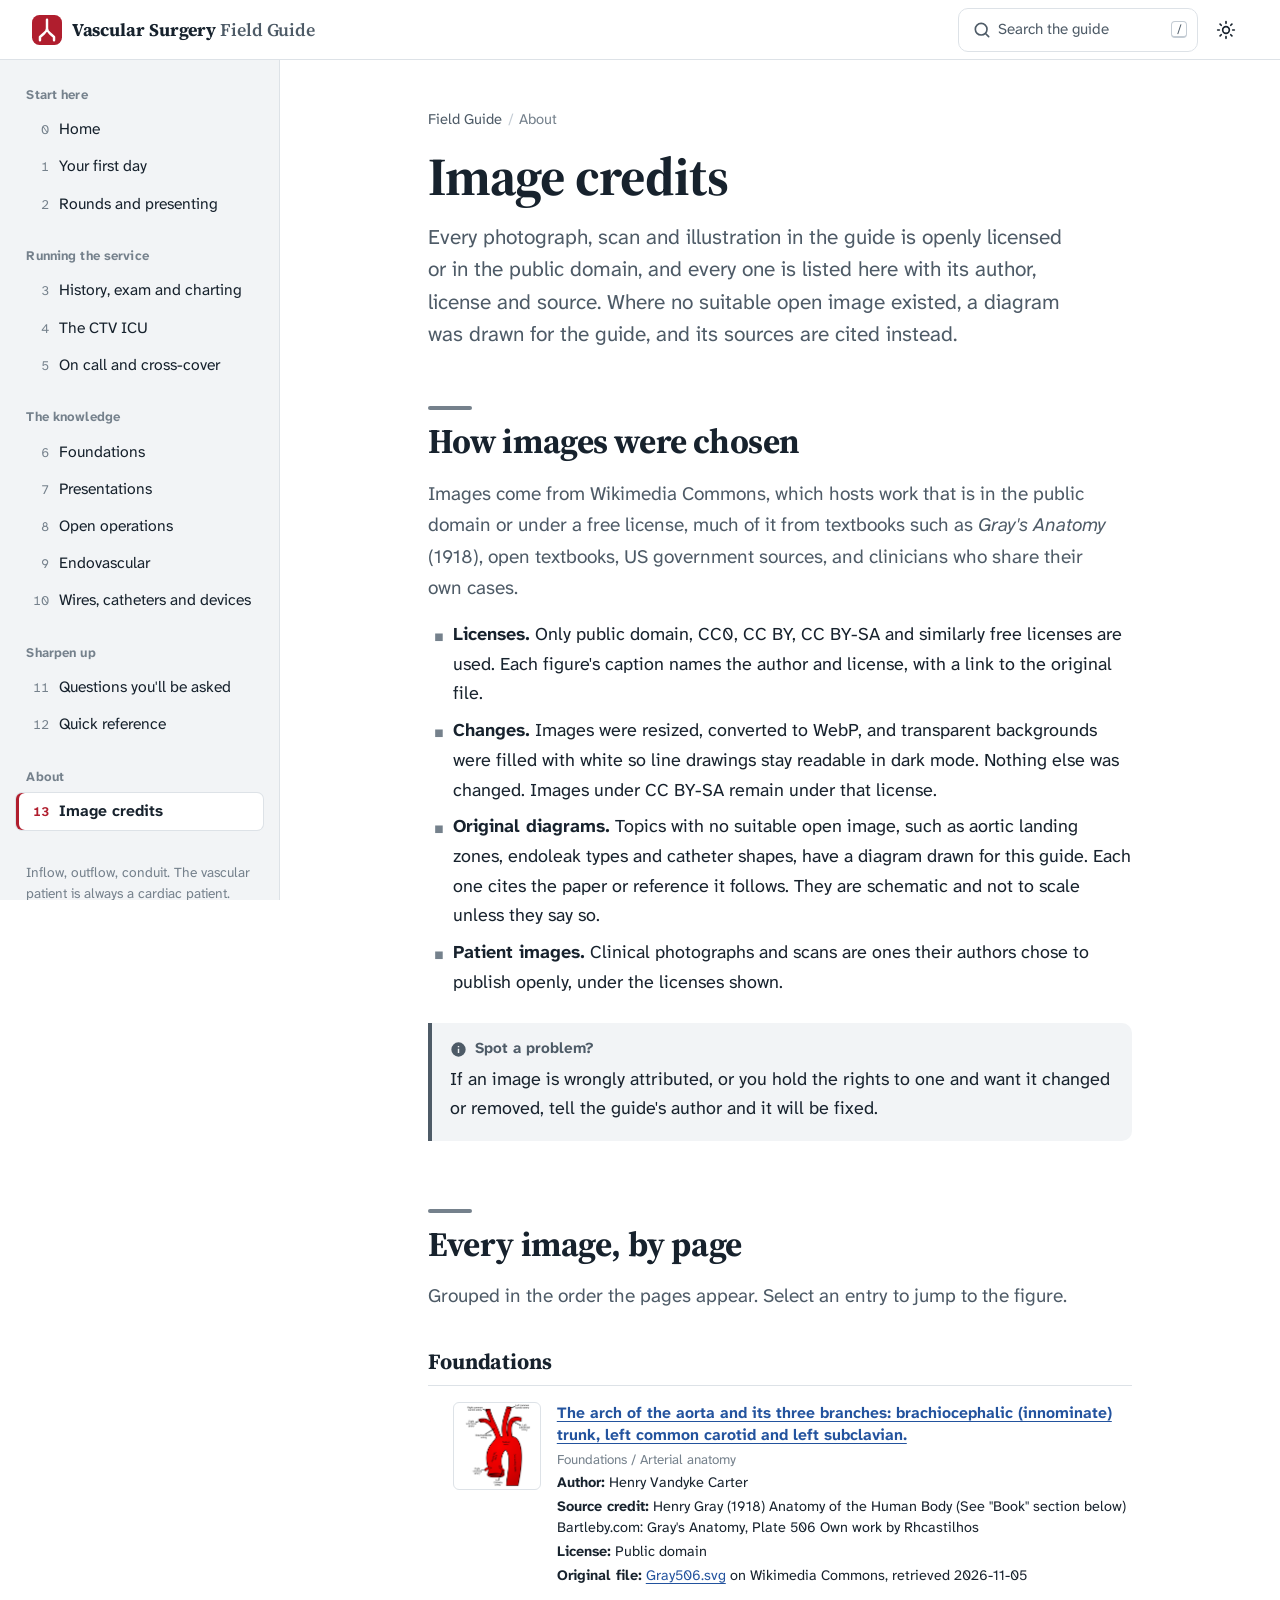
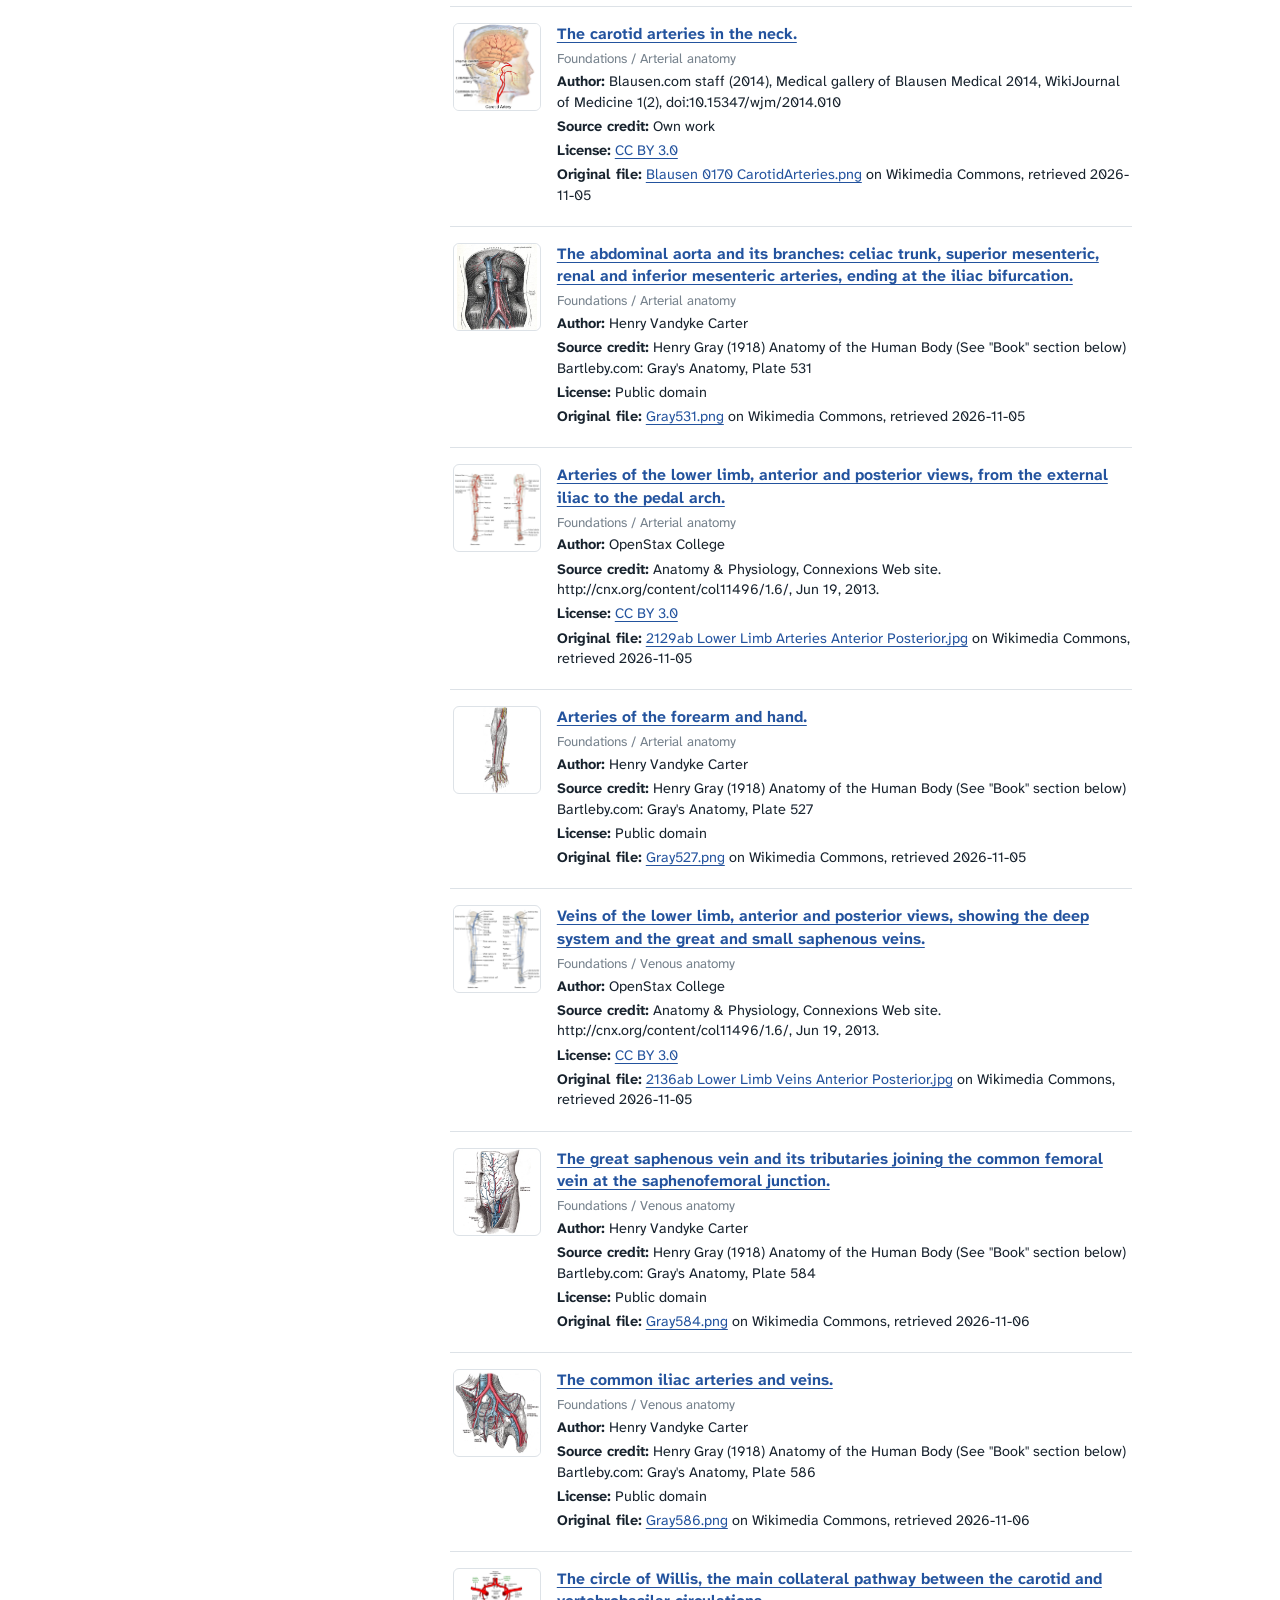
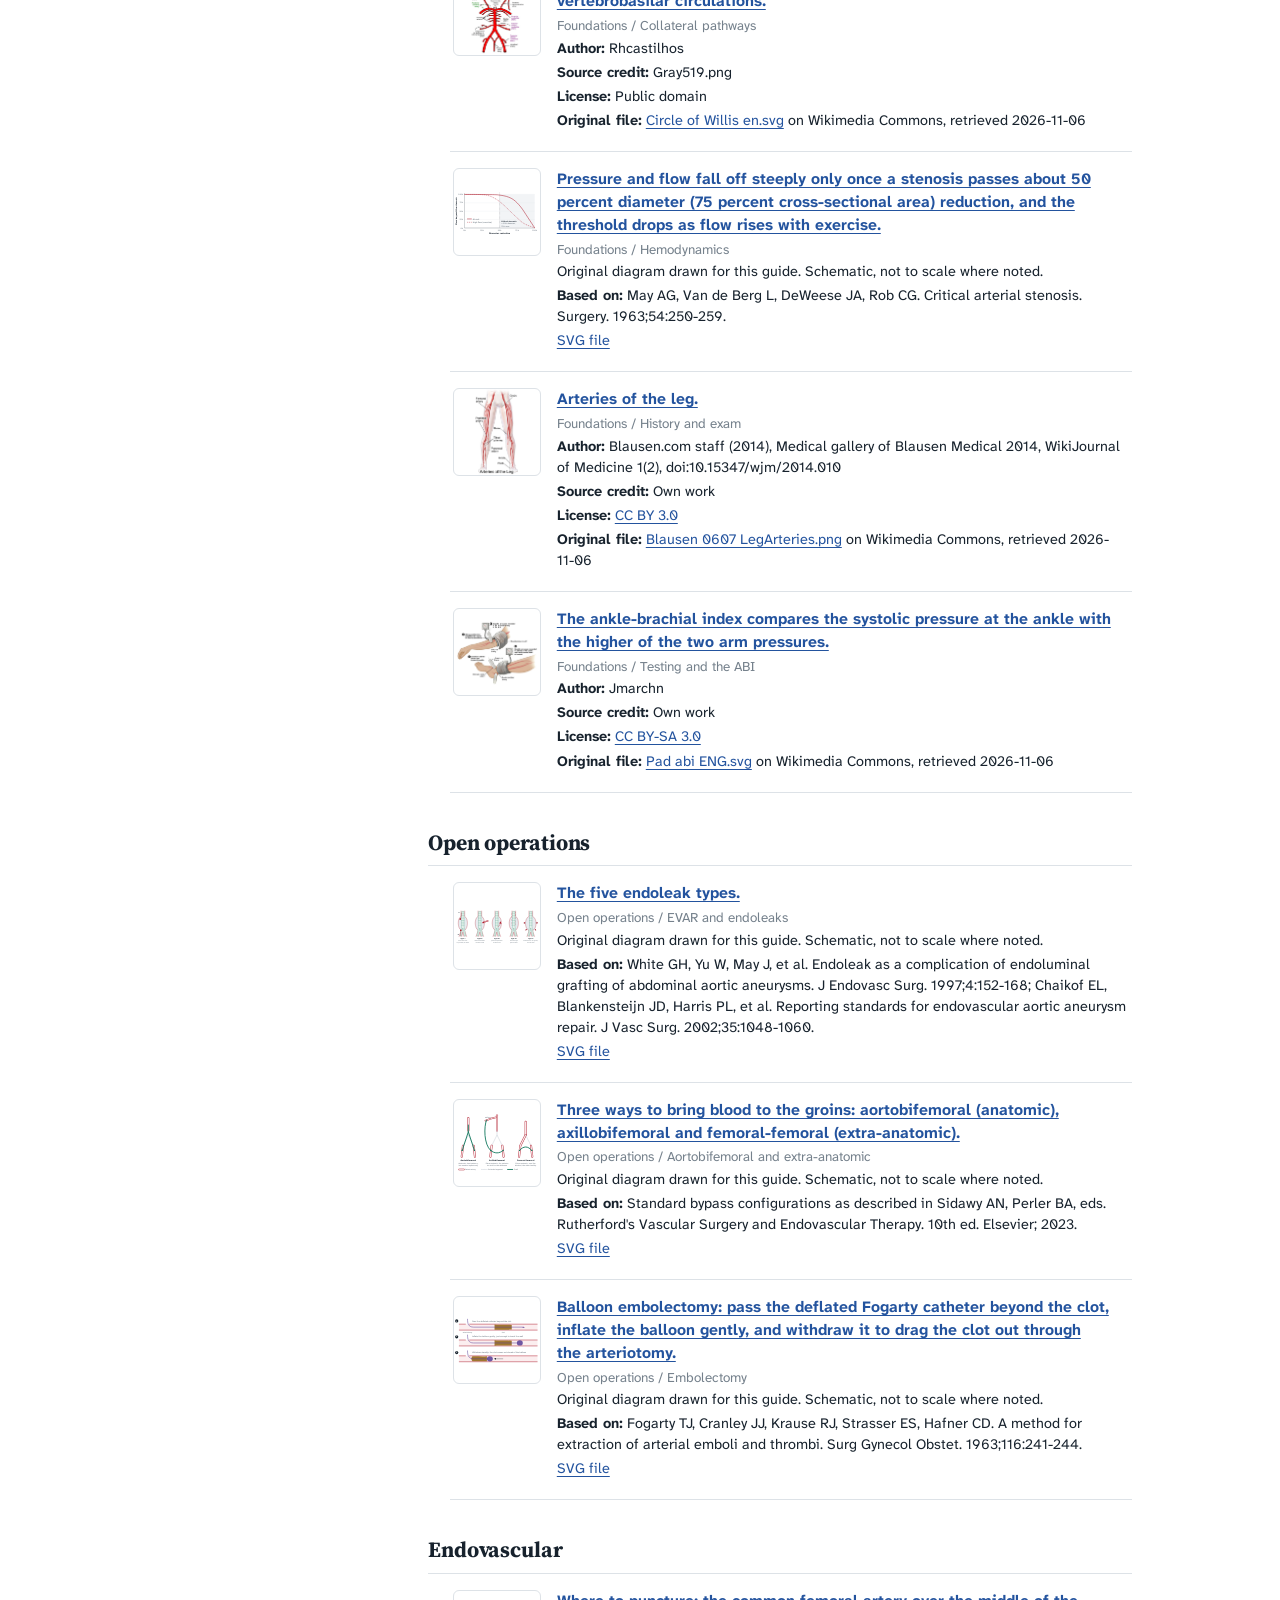
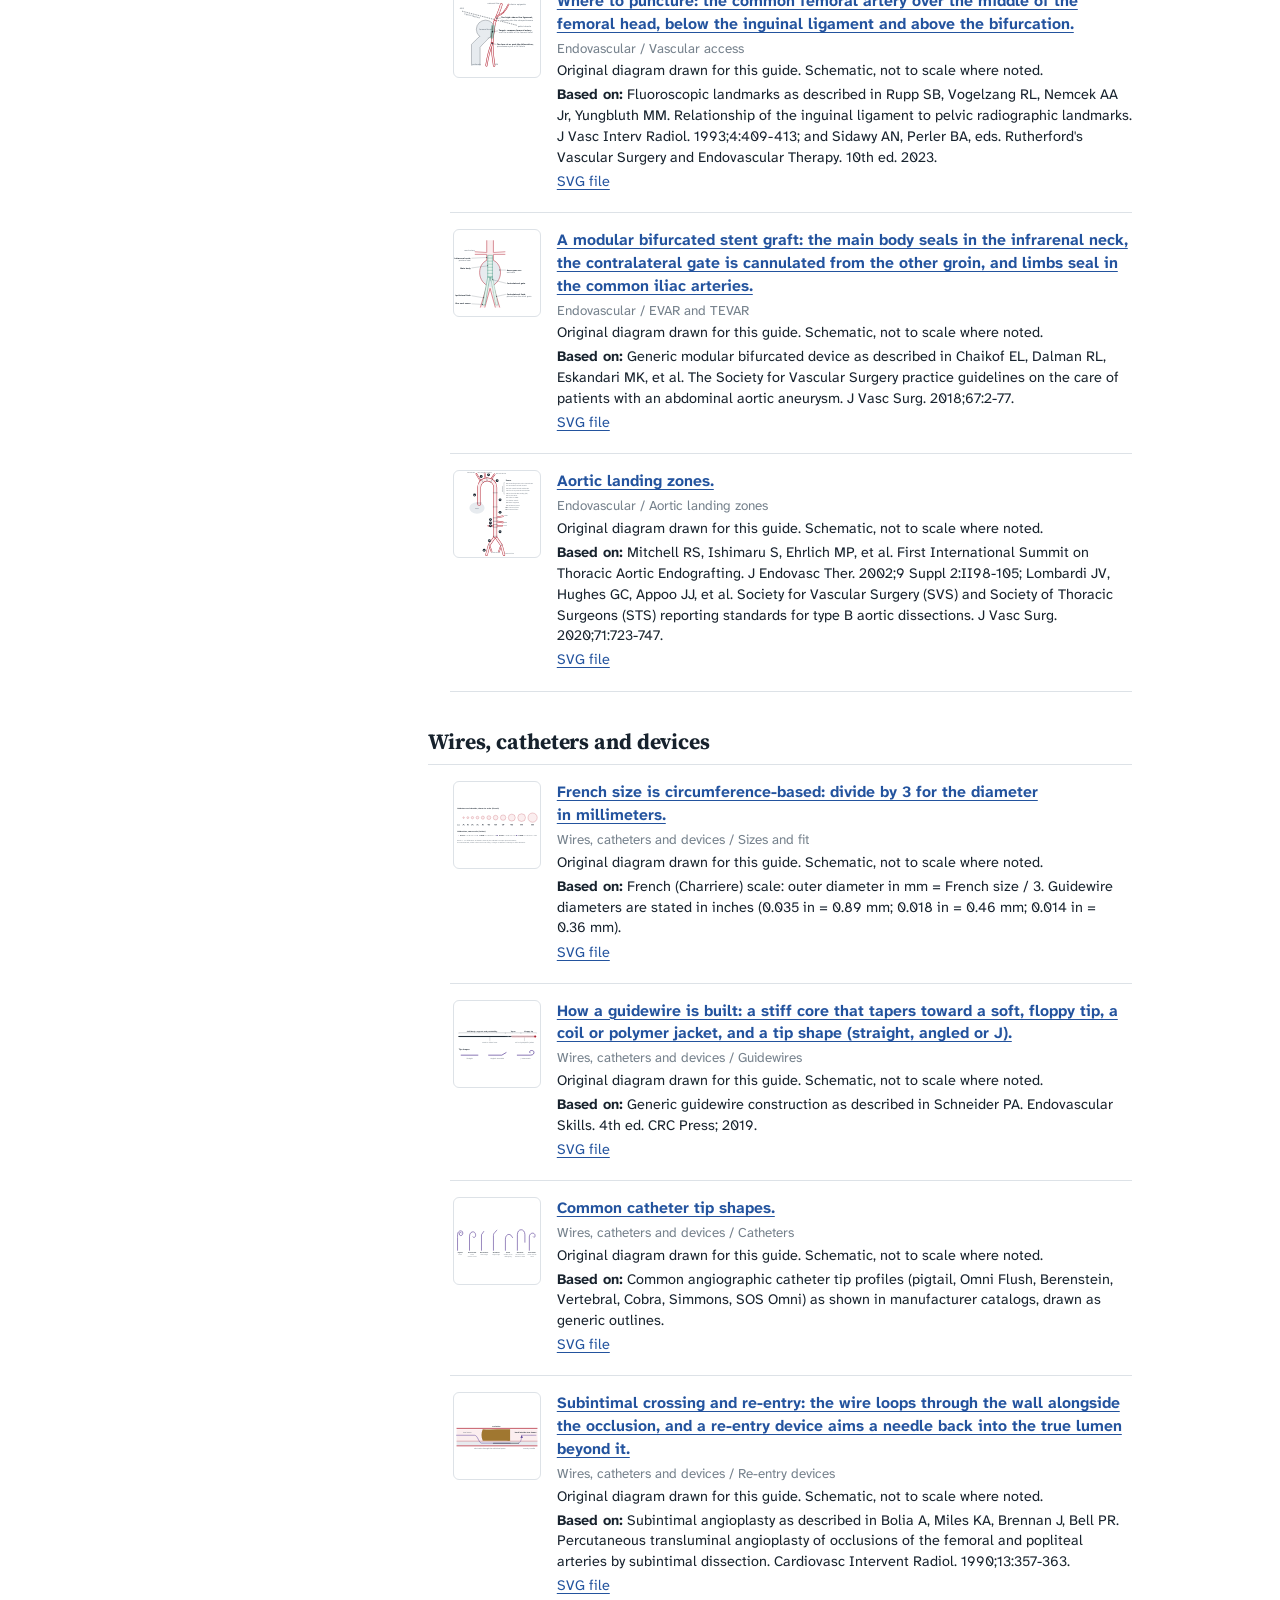
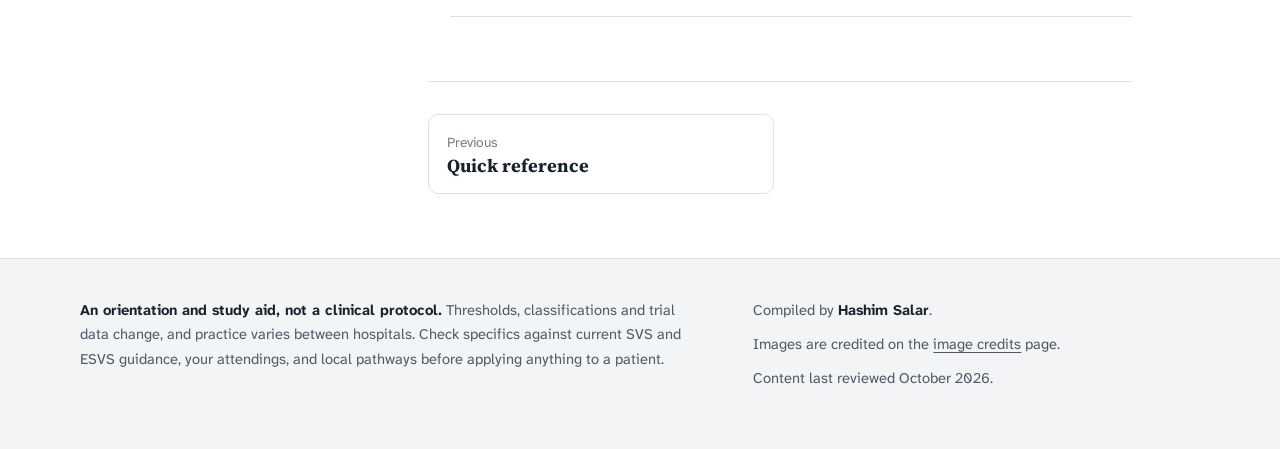
<file: credits.html>
<!DOCTYPE html>
<html lang="en">
<head>
<!-- @head -->
<meta charset="UTF-8">
<meta name="viewport" content="width=device-width, initial-scale=1">
<title>Image credits | Vascular Surgery Field Guide</title>
<meta name="description" content="Sources, authors and licenses for every image and diagram in the guide.">
<meta name="theme-color" content="#FFFFFF" media="(prefers-color-scheme: light)">
<meta name="theme-color" content="#111A22" media="(prefers-color-scheme: dark)">
<link rel="icon" href="assets/favicon.svg" type="image/svg+xml">
<link rel="preconnect" href="https://fonts.googleapis.com">
<link rel="preconnect" href="https://fonts.gstatic.com" crossorigin>
<link rel="stylesheet" href="https://fonts.googleapis.com/css2?family=Atkinson+Hyperlegible+Next:ital,wght@0,400;0,600;0,700;1,400&family=Source+Serif+4:opsz,wght@8..60,600;8..60,700&display=swap">
<link rel="stylesheet" href="assets/styles.css?v=df72d687">
<script>(function(){var r=document.documentElement;r.classList.add('js');try{var t=localStorage.getItem('vfg-theme');if(t==='dark'||t==='light')r.setAttribute('data-theme',t);}catch(e){}})();</script>
<!-- /@head -->
</head>
<body>
<!-- @nav -->
<a class="skip" href="#main">Skip to content</a>
<header class="topbar">
  <button class="icon-btn menu-btn" type="button" data-nav-open aria-controls="rail" aria-expanded="false" aria-label="Open contents"><svg viewBox="0 0 24 24" fill="none" stroke="currentColor" stroke-width="2" stroke-linecap="round" aria-hidden="true"><path d="M4 7h16M4 12h16M4 17h16"/></svg></button>
  <a class="brand" href="index.html"><svg class="brand-mark" viewBox="0 0 32 32" aria-hidden="true"><rect width="32" height="32" rx="8" fill="#B01E2E"/><path d="M16 5v9.5c0 2.2-1.2 3.6-3 5L8.5 23.5V27M16 14.5c0 2.2 1.2 3.6 3 5l4.5 4V27" fill="none" stroke="#fff" stroke-width="2.6" stroke-linecap="round" stroke-linejoin="round"/></svg><span class="brand-name">Vascular Surgery <span>Field Guide</span></span></a>
  <div class="topbar-actions">
    <button class="icon-btn search-btn" type="button" data-search-open aria-label="Search the guide"><svg viewBox="0 0 24 24" fill="none" stroke="currentColor" stroke-width="2" stroke-linecap="round" aria-hidden="true"><circle cx="11" cy="11" r="7"/><path d="m20 20-3.5-3.5"/></svg><span class="lbl">Search the guide</span><kbd>/</kbd></button>
    <button class="icon-btn theme-btn" type="button" data-theme-toggle aria-label="Switch color theme"><svg class="sun" viewBox="0 0 24 24" fill="none" stroke="currentColor" stroke-width="2" stroke-linecap="round" aria-hidden="true"><circle cx="12" cy="12" r="4"/><path d="M12 2v2M12 20v2M4.9 4.9l1.4 1.4M17.7 17.7l1.4 1.4M2 12h2M20 12h2M4.9 19.1l1.4-1.4M17.7 6.3l1.4-1.4"/></svg><svg class="moon" viewBox="0 0 24 24" fill="none" stroke="currentColor" stroke-width="2" stroke-linecap="round" stroke-linejoin="round" aria-hidden="true"><path d="M20 14.5A8 8 0 1 1 9.5 4a6.5 6.5 0 0 0 10.5 10.5z"/></svg></button>
  </div>
</header>
<div class="scrim" data-nav-close></div>
<!-- /@nav -->
<div class="frame">
<!-- @rail -->
<nav class="rail" id="rail" aria-label="Guide contents">
  <div class="rail-close"><button class="icon-btn" type="button" data-nav-close aria-label="Close contents"><svg viewBox="0 0 24 24" fill="none" stroke="currentColor" stroke-width="2" stroke-linecap="round" aria-hidden="true"><path d="M6 6l12 12M18 6 6 18"/></svg></button></div>
  <div class="rail-group">
    <p class="rail-label">Start here</p>
    <ol>
      <li><a class="rail-link" href="index.html"><span class="rail-n">0</span>Home</a></li>
      <li><a class="rail-link" href="first-day.html"><span class="rail-n">1</span>Your first day</a></li>
      <li><a class="rail-link" href="rounds.html"><span class="rail-n">2</span>Rounds and presenting</a></li>
    </ol>
  </div>
  <div class="rail-group">
    <p class="rail-label">Running the service</p>
    <ol>
      <li><a class="rail-link" href="charting.html"><span class="rail-n">3</span>History, exam and charting</a></li>
      <li><a class="rail-link" href="ctv-icu.html"><span class="rail-n">4</span>The CTV ICU</a></li>
      <li><a class="rail-link" href="on-call.html"><span class="rail-n">5</span>On call and cross-cover</a></li>
    </ol>
  </div>
  <div class="rail-group">
    <p class="rail-label">The knowledge</p>
    <ol>
      <li><a class="rail-link" href="foundations.html"><span class="rail-n">6</span>Foundations</a></li>
      <li><a class="rail-link" href="presentations.html"><span class="rail-n">7</span>Presentations</a></li>
      <li><a class="rail-link" href="operations.html"><span class="rail-n">8</span>Open operations</a></li>
      <li><a class="rail-link" href="endovascular.html"><span class="rail-n">9</span>Endovascular</a></li>
      <li><a class="rail-link" href="devices.html"><span class="rail-n">10</span>Wires, catheters and devices</a></li>
    </ol>
  </div>
  <div class="rail-group">
    <p class="rail-label">Sharpen up</p>
    <ol>
      <li><a class="rail-link" href="questions.html"><span class="rail-n">11</span>Questions you&#x27;ll be asked</a></li>
      <li><a class="rail-link" href="reference.html"><span class="rail-n">12</span>Quick reference</a></li>
    </ol>
  </div>
  <div class="rail-group">
    <p class="rail-label">About</p>
    <ol>
      <li><a class="rail-link" href="credits.html" aria-current="page"><span class="rail-n">13</span>Image credits</a></li>
    </ol>
  </div>
  <p class="rail-note">Inflow, outflow, conduit. The vascular patient is always a cardiac patient.</p>
</nav>
<!-- /@rail -->
<main id="main" class="page" tabindex="-1">
  <header class="page-head">
    <!-- @crumb -->
<p class="crumb"><a href="index.html">Field Guide</a><span class="sep" aria-hidden="true">/</span>About</p>
<!-- /@crumb -->
    <h1>Image credits</h1>
    <p class="summary">Every photograph, scan and illustration in the guide is openly licensed or in the public domain, and every one is listed here with its author, license and source. Where no suitable open image existed, a diagram was drawn for the guide, and its sources are cited instead.</p>
    <!-- @toc --><!-- /@toc -->
  </header>

  <section class="sec" id="how" data-title="How images were chosen">
    <h2>How images were chosen</h2>
    <p class="sec-lede">Images come from Wikimedia Commons, which hosts work that is in the public domain or under a free license, much of it from textbooks such as <i>Gray's Anatomy</i> (1918), open textbooks, US government sources, and clinicians who share their own cases.</p>
    <ul>
      <li><b>Licenses.</b> Only public domain, CC0, CC BY, CC BY-SA and similarly free licenses are used. Each figure's caption names the author and license, with a link to the original file.</li>
      <li><b>Changes.</b> Images were resized, converted to WebP, and transparent backgrounds were filled with white so line drawings stay readable in dark mode. Nothing else was changed. Images under CC BY-SA remain under that license.</li>
      <li><b>Original diagrams.</b> Topics with no suitable open image, such as aortic landing zones, endoleak types and catheter shapes, have a diagram drawn for this guide. Each one cites the paper or reference it follows. They are schematic and not to scale unless they say so.</li>
      <li><b>Patient images.</b> Clinical photographs and scans are ones their authors chose to publish openly, under the licenses shown.</li>
    </ul>
    <aside class="note plain">
      <p class="note-label">Spot a problem?</p>
      <p>If an image is wrongly attributed, or you hold the rights to one and want it changed or removed, tell the guide's author and it will be fixed.</p>
    </aside>
  </section>

  <section class="sec" id="list" data-title="Every image, by page">
    <h2>Every image, by page</h2>
    <p class="sec-lede">Grouped in the order the pages appear. Select an entry to jump to the figure.</p>
  </section>
  <div class="img-credits-wrap">
<!-- @credits -->
<h3>Foundations</h3>
<ol class="img-credits">
  <li class="img-credit" id="credit-aortic-arch"><a class="img-credit-thumb" href="foundations.html#fig-aortic-arch" tabindex="-1" aria-hidden="true"><img src="assets/img/aortic-arch.webp" alt="" width="1131" height="1400" loading="lazy" decoding="async"></a><div class="img-credit-body"><p class="img-credit-title"><a href="foundations.html#fig-aortic-arch">The arch of the aorta and its three branches: brachiocephalic (innominate) trunk, left common carotid and left subclavian.</a></p><p class="img-credit-where">Foundations / Arterial anatomy</p><p><b>Author:</b> Henry Vandyke Carter</p><p><b>Source credit:</b> Henry Gray (1918) Anatomy of the Human Body (See &quot;Book&quot; section below) Bartleby.com: Gray&#x27;s Anatomy, Plate 506 Own work by Rhcastilhos</p><p><b>License:</b> Public domain</p><p><b>Original file:</b> <a href="https://commons.wikimedia.org/wiki/File:Gray506.svg">Gray506.svg</a> on Wikimedia Commons, retrieved 2026-11-05</p></div></li>
  <li class="img-credit" id="credit-carotid-arteries"><a class="img-credit-thumb" href="foundations.html#fig-carotid-arteries" tabindex="-1" aria-hidden="true"><img src="assets/img/carotid-arteries.webp" alt="" width="1400" height="1400" loading="lazy" decoding="async"></a><div class="img-credit-body"><p class="img-credit-title"><a href="foundations.html#fig-carotid-arteries">The carotid arteries in the neck.</a></p><p class="img-credit-where">Foundations / Arterial anatomy</p><p><b>Author:</b> Blausen.com staff (2014), Medical gallery of Blausen Medical 2014, WikiJournal of Medicine 1(2), doi:10.15347/wjm/2014.010</p><p><b>Source credit:</b> Own work</p><p><b>License:</b> <a href="https://creativecommons.org/licenses/by/3.0" rel="license">CC BY 3.0</a></p><p><b>Original file:</b> <a href="https://commons.wikimedia.org/wiki/File:Blausen_0170_CarotidArteries.png">Blausen 0170 CarotidArteries.png</a> on Wikimedia Commons, retrieved 2026-11-05</p></div></li>
  <li class="img-credit" id="credit-abdominal-aorta"><a class="img-credit-thumb" href="foundations.html#fig-abdominal-aorta" tabindex="-1" aria-hidden="true"><img src="assets/img/abdominal-aorta.webp" alt="" width="600" height="643" loading="lazy" decoding="async"></a><div class="img-credit-body"><p class="img-credit-title"><a href="foundations.html#fig-abdominal-aorta">The abdominal aorta and its branches: celiac trunk, superior mesenteric, renal and inferior mesenteric arteries, ending at the iliac bifurcation.</a></p><p class="img-credit-where">Foundations / Arterial anatomy</p><p><b>Author:</b> Henry Vandyke Carter</p><p><b>Source credit:</b> Henry Gray (1918) Anatomy of the Human Body (See &quot;Book&quot; section below) Bartleby.com: Gray&#x27;s Anatomy, Plate 531</p><p><b>License:</b> Public domain</p><p><b>Original file:</b> <a href="https://commons.wikimedia.org/wiki/File:Gray531.png">Gray531.png</a> on Wikimedia Commons, retrieved 2026-11-05</p></div></li>
  <li class="img-credit" id="credit-leg-arteries-labeled"><a class="img-credit-thumb" href="foundations.html#fig-leg-arteries-labeled" tabindex="-1" aria-hidden="true"><img src="assets/img/leg-arteries-labeled.webp" alt="" width="1400" height="1240" loading="lazy" decoding="async"></a><div class="img-credit-body"><p class="img-credit-title"><a href="foundations.html#fig-leg-arteries-labeled">Arteries of the lower limb, anterior and posterior views, from the external iliac to the pedal arch.</a></p><p class="img-credit-where">Foundations / Arterial anatomy</p><p><b>Author:</b> OpenStax College</p><p><b>Source credit:</b> Anatomy &amp; Physiology, Connexions Web site. http://cnx.org/content/col11496/1.6/, Jun 19, 2013.</p><p><b>License:</b> <a href="https://creativecommons.org/licenses/by/3.0" rel="license">CC BY 3.0</a></p><p><b>Original file:</b> <a href="https://commons.wikimedia.org/wiki/File:2129ab_Lower_Limb_Arteries_Anterior_Posterior.jpg">2129ab Lower Limb Arteries Anterior Posterior.jpg</a> on Wikimedia Commons, retrieved 2026-11-05</p></div></li>
  <li class="img-credit" id="credit-forearm-arteries"><a class="img-credit-thumb" href="foundations.html#fig-forearm-arteries" tabindex="-1" aria-hidden="true"><img src="assets/img/forearm-arteries.webp" alt="" width="283" height="900" loading="lazy" decoding="async"></a><div class="img-credit-body"><p class="img-credit-title"><a href="foundations.html#fig-forearm-arteries">Arteries of the forearm and hand.</a></p><p class="img-credit-where">Foundations / Arterial anatomy</p><p><b>Author:</b> Henry Vandyke Carter</p><p><b>Source credit:</b> Henry Gray (1918) Anatomy of the Human Body (See &quot;Book&quot; section below) Bartleby.com: Gray&#x27;s Anatomy, Plate 527</p><p><b>License:</b> Public domain</p><p><b>Original file:</b> <a href="https://commons.wikimedia.org/wiki/File:Gray527.png">Gray527.png</a> on Wikimedia Commons, retrieved 2026-11-05</p></div></li>
  <li class="img-credit" id="credit-leg-veins-labeled"><a class="img-credit-thumb" href="foundations.html#fig-leg-veins-labeled" tabindex="-1" aria-hidden="true"><img src="assets/img/leg-veins-labeled.webp" alt="" width="1400" height="1304" loading="lazy" decoding="async"></a><div class="img-credit-body"><p class="img-credit-title"><a href="foundations.html#fig-leg-veins-labeled">Veins of the lower limb, anterior and posterior views, showing the deep system and the great and small saphenous veins.</a></p><p class="img-credit-where">Foundations / Venous anatomy</p><p><b>Author:</b> OpenStax College</p><p><b>Source credit:</b> Anatomy &amp; Physiology, Connexions Web site. http://cnx.org/content/col11496/1.6/, Jun 19, 2013.</p><p><b>License:</b> <a href="https://creativecommons.org/licenses/by/3.0" rel="license">CC BY 3.0</a></p><p><b>Original file:</b> <a href="https://commons.wikimedia.org/wiki/File:2136ab_Lower_Limb_Veins_Anterior_Posterior.jpg">2136ab Lower Limb Veins Anterior Posterior.jpg</a> on Wikimedia Commons, retrieved 2026-11-05</p></div></li>
  <li class="img-credit" id="credit-saphenofemoral-junction"><a class="img-credit-thumb" href="foundations.html#fig-saphenofemoral-junction" tabindex="-1" aria-hidden="true"><img src="assets/img/saphenofemoral-junction.webp" alt="" width="439" height="550" loading="lazy" decoding="async"></a><div class="img-credit-body"><p class="img-credit-title"><a href="foundations.html#fig-saphenofemoral-junction">The great saphenous vein and its tributaries joining the common femoral vein at the saphenofemoral junction.</a></p><p class="img-credit-where">Foundations / Venous anatomy</p><p><b>Author:</b> Henry Vandyke Carter</p><p><b>Source credit:</b> Henry Gray (1918) Anatomy of the Human Body (See &quot;Book&quot; section below) Bartleby.com: Gray&#x27;s Anatomy, Plate 584</p><p><b>License:</b> Public domain</p><p><b>Original file:</b> <a href="https://commons.wikimedia.org/wiki/File:Gray584.png">Gray584.png</a> on Wikimedia Commons, retrieved 2026-11-06</p></div></li>
  <li class="img-credit" id="credit-iliac-vessels"><a class="img-credit-thumb" href="foundations.html#fig-iliac-vessels" tabindex="-1" aria-hidden="true"><img src="assets/img/iliac-vessels.webp" alt="" width="450" height="429" loading="lazy" decoding="async"></a><div class="img-credit-body"><p class="img-credit-title"><a href="foundations.html#fig-iliac-vessels">The common iliac arteries and veins.</a></p><p class="img-credit-where">Foundations / Venous anatomy</p><p><b>Author:</b> Henry Vandyke Carter</p><p><b>Source credit:</b> Henry Gray (1918) Anatomy of the Human Body (See &quot;Book&quot; section below) Bartleby.com: Gray&#x27;s Anatomy, Plate 586</p><p><b>License:</b> Public domain</p><p><b>Original file:</b> <a href="https://commons.wikimedia.org/wiki/File:Gray586.png">Gray586.png</a> on Wikimedia Commons, retrieved 2026-11-06</p></div></li>
  <li class="img-credit" id="credit-circle-of-willis"><a class="img-credit-thumb" href="foundations.html#fig-circle-of-willis" tabindex="-1" aria-hidden="true"><img src="assets/img/circle-of-willis.webp" alt="" width="889" height="1400" loading="lazy" decoding="async"></a><div class="img-credit-body"><p class="img-credit-title"><a href="foundations.html#fig-circle-of-willis">The circle of Willis, the main collateral pathway between the carotid and vertebrobasilar circulations.</a></p><p class="img-credit-where">Foundations / Collateral pathways</p><p><b>Author:</b> Rhcastilhos</p><p><b>Source credit:</b> Gray519.png</p><p><b>License:</b> Public domain</p><p><b>Original file:</b> <a href="https://commons.wikimedia.org/wiki/File:Circle_of_Willis_en.svg">Circle of Willis en.svg</a> on Wikimedia Commons, retrieved 2026-11-06</p></div></li>
  <li class="img-credit" id="credit-critical-stenosis"><a class="img-credit-thumb" href="foundations.html#fig-critical-stenosis" tabindex="-1" aria-hidden="true"><img src="assets/img/critical-stenosis.svg" alt="" width="660" height="380" loading="lazy" decoding="async"></a><div class="img-credit-body"><p class="img-credit-title"><a href="foundations.html#fig-critical-stenosis">Pressure and flow fall off steeply only once a stenosis passes about 50 percent diameter (75 percent cross-sectional area) reduction, and the threshold drops as flow rises with exercise.</a></p><p class="img-credit-where">Foundations / Hemodynamics</p><p>Original diagram drawn for this guide. Schematic, not to scale where noted.</p><p><b>Based on:</b> May AG, Van de Berg L, DeWeese JA, Rob CG. Critical arterial stenosis. Surgery. 1963;54:250-259.</p><p><a href="assets/img/critical-stenosis.svg">SVG file</a></p></div></li>
  <li class="img-credit" id="credit-leg-arteries-pulses"><a class="img-credit-thumb" href="foundations.html#fig-leg-arteries-pulses" tabindex="-1" aria-hidden="true"><img src="assets/img/leg-arteries-pulses.webp" alt="" width="700" height="1400" loading="lazy" decoding="async"></a><div class="img-credit-body"><p class="img-credit-title"><a href="foundations.html#fig-leg-arteries-pulses">Arteries of the leg.</a></p><p class="img-credit-where">Foundations / History and exam</p><p><b>Author:</b> Blausen.com staff (2014), Medical gallery of Blausen Medical 2014, WikiJournal of Medicine 1(2), doi:10.15347/wjm/2014.010</p><p><b>Source credit:</b> Own work</p><p><b>License:</b> <a href="https://creativecommons.org/licenses/by/3.0" rel="license">CC BY 3.0</a></p><p><b>Original file:</b> <a href="https://commons.wikimedia.org/wiki/File:Blausen_0607_LegArteries.png">Blausen 0607 LegArteries.png</a> on Wikimedia Commons, retrieved 2026-11-06</p></div></li>
  <li class="img-credit" id="credit-abi-test"><a class="img-credit-thumb" href="foundations.html#fig-abi-test" tabindex="-1" aria-hidden="true"><img src="assets/img/abi-test.webp" alt="" width="1400" height="1087" loading="lazy" decoding="async"></a><div class="img-credit-body"><p class="img-credit-title"><a href="foundations.html#fig-abi-test">The ankle-brachial index compares the systolic pressure at the ankle with the higher of the two arm pressures.</a></p><p class="img-credit-where">Foundations / Testing and the ABI</p><p><b>Author:</b> Jmarchn</p><p><b>Source credit:</b> Own work</p><p><b>License:</b> <a href="https://creativecommons.org/licenses/by-sa/3.0" rel="license">CC BY-SA 3.0</a></p><p><b>Original file:</b> <a href="https://commons.wikimedia.org/wiki/File:Pad_abi_ENG.svg">Pad abi ENG.svg</a> on Wikimedia Commons, retrieved 2026-11-06</p></div></li>
</ol>
<h3>Open operations</h3>
<ol class="img-credits">
  <li class="img-credit" id="credit-endoleak-types"><a class="img-credit-thumb" href="operations.html#fig-endoleak-types" tabindex="-1" aria-hidden="true"><img src="assets/img/endoleak-types.svg" alt="" width="932" height="378" loading="lazy" decoding="async"></a><div class="img-credit-body"><p class="img-credit-title"><a href="operations.html#fig-endoleak-types">The five endoleak types.</a></p><p class="img-credit-where">Open operations / EVAR and endoleaks</p><p>Original diagram drawn for this guide. Schematic, not to scale where noted.</p><p><b>Based on:</b> White GH, Yu W, May J, et al. Endoleak as a complication of endoluminal grafting of abdominal aortic aneurysms. J Endovasc Surg. 1997;4:152-168; Chaikof EL, Blankensteijn JD, Harris PL, et al. Reporting standards for endovascular aortic aneurysm repair. J Vasc Surg. 2002;35:1048-1060.</p><p><a href="assets/img/endoleak-types.svg">SVG file</a></p></div></li>
  <li class="img-credit" id="credit-aortoiliac-bypass-configurations"><a class="img-credit-thumb" href="operations.html#fig-aortoiliac-bypass-configurations" tabindex="-1" aria-hidden="true"><img src="assets/img/aortoiliac-bypass.svg" alt="" width="690" height="472" loading="lazy" decoding="async"></a><div class="img-credit-body"><p class="img-credit-title"><a href="operations.html#fig-aortoiliac-bypass-configurations">Three ways to bring blood to the groins: aortobifemoral (anatomic), axillobifemoral and femoral-femoral (extra-anatomic).</a></p><p class="img-credit-where">Open operations / Aortobifemoral and extra-anatomic</p><p>Original diagram drawn for this guide. Schematic, not to scale where noted.</p><p><b>Based on:</b> Standard bypass configurations as described in Sidawy AN, Perler BA, eds. Rutherford&#x27;s Vascular Surgery and Endovascular Therapy. 10th ed. Elsevier; 2023.</p><p><a href="assets/img/aortoiliac-bypass.svg">SVG file</a></p></div></li>
  <li class="img-credit" id="credit-fogarty-embolectomy"><a class="img-credit-thumb" href="operations.html#fig-fogarty-embolectomy" tabindex="-1" aria-hidden="true"><img src="assets/img/fogarty-embolectomy.svg" alt="" width="700" height="372" loading="lazy" decoding="async"></a><div class="img-credit-body"><p class="img-credit-title"><a href="operations.html#fig-fogarty-embolectomy">Balloon embolectomy: pass the deflated Fogarty catheter beyond the clot, inflate the balloon gently, and withdraw it to drag the clot out through the arteriotomy.</a></p><p class="img-credit-where">Open operations / Embolectomy</p><p>Original diagram drawn for this guide. Schematic, not to scale where noted.</p><p><b>Based on:</b> Fogarty TJ, Cranley JJ, Krause RJ, Strasser ES, Hafner CD. A method for extraction of arterial emboli and thrombi. Surg Gynecol Obstet. 1963;116:241-244.</p><p><a href="assets/img/fogarty-embolectomy.svg">SVG file</a></p></div></li>
</ol>
<h3>Endovascular</h3>
<ol class="img-credits">
  <li class="img-credit" id="credit-cfa-landmarks"><a class="img-credit-thumb" href="endovascular.html#fig-cfa-landmarks" tabindex="-1" aria-hidden="true"><img src="assets/img/cfa-landmarks.svg" alt="" width="600" height="456" loading="lazy" decoding="async"></a><div class="img-credit-body"><p class="img-credit-title"><a href="endovascular.html#fig-cfa-landmarks">Where to puncture: the common femoral artery over the middle of the femoral head, below the inguinal ligament and above the bifurcation.</a></p><p class="img-credit-where">Endovascular / Vascular access</p><p>Original diagram drawn for this guide. Schematic, not to scale where noted.</p><p><b>Based on:</b> Fluoroscopic landmarks as described in Rupp SB, Vogelzang RL, Nemcek AA Jr, Yungbluth MM. Relationship of the inguinal ligament to pelvic radiographic landmarks. J Vasc Interv Radiol. 1993;4:409-413; and Sidawy AN, Perler BA, eds. Rutherford&#x27;s Vascular Surgery and Endovascular Therapy. 10th ed. 2023.</p><p><a href="assets/img/cfa-landmarks.svg">SVG file</a></p></div></li>
  <li class="img-credit" id="credit-evar-modular-graft"><a class="img-credit-thumb" href="endovascular.html#fig-evar-modular-graft" tabindex="-1" aria-hidden="true"><img src="assets/img/evar-modular-graft.svg" alt="" width="620" height="510" loading="lazy" decoding="async"></a><div class="img-credit-body"><p class="img-credit-title"><a href="endovascular.html#fig-evar-modular-graft">A modular bifurcated stent graft: the main body seals in the infrarenal neck, the contralateral gate is cannulated from the other groin, and limbs seal in the common iliac arteries.</a></p><p class="img-credit-where">Endovascular / EVAR and TEVAR</p><p>Original diagram drawn for this guide. Schematic, not to scale where noted.</p><p><b>Based on:</b> Generic modular bifurcated device as described in Chaikof EL, Dalman RL, Eskandari MK, et al. The Society for Vascular Surgery practice guidelines on the care of patients with an abdominal aortic aneurysm. J Vasc Surg. 2018;67:2-77.</p><p><a href="assets/img/evar-modular-graft.svg">SVG file</a></p></div></li>
  <li class="img-credit" id="credit-aortic-zones"><a class="img-credit-thumb" href="endovascular.html#fig-aortic-zones" tabindex="-1" aria-hidden="true"><img src="assets/img/aortic-zones.svg" alt="" width="680" height="790" loading="lazy" decoding="async"></a><div class="img-credit-body"><p class="img-credit-title"><a href="endovascular.html#fig-aortic-zones">Aortic landing zones.</a></p><p class="img-credit-where">Endovascular / Aortic landing zones</p><p>Original diagram drawn for this guide. Schematic, not to scale where noted.</p><p><b>Based on:</b> Mitchell RS, Ishimaru S, Ehrlich MP, et al. First International Summit on Thoracic Aortic Endografting. J Endovasc Ther. 2002;9 Suppl 2:II98-105; Lombardi JV, Hughes GC, Appoo JJ, et al. Society for Vascular Surgery (SVS) and Society of Thoracic Surgeons (STS) reporting standards for type B aortic dissections. J Vasc Surg. 2020;71:723-747.</p><p><a href="assets/img/aortic-zones.svg">SVG file</a></p></div></li>
</ol>
<h3>Wires, catheters and devices</h3>
<ol class="img-credits">
  <li class="img-credit" id="credit-french-scale"><a class="img-credit-thumb" href="devices.html#fig-french-scale" tabindex="-1" aria-hidden="true"><img src="assets/img/french-scale.svg" alt="" width="820" height="360" loading="lazy" decoding="async"></a><div class="img-credit-body"><p class="img-credit-title"><a href="devices.html#fig-french-scale">French size is circumference-based: divide by 3 for the diameter in millimeters.</a></p><p class="img-credit-where">Wires, catheters and devices / Sizes and fit</p><p>Original diagram drawn for this guide. Schematic, not to scale where noted.</p><p><b>Based on:</b> French (Charriere) scale: outer diameter in mm = French size / 3. Guidewire diameters are stated in inches (0.035 in = 0.89 mm; 0.018 in = 0.46 mm; 0.014 in = 0.36 mm).</p><p><a href="assets/img/french-scale.svg">SVG file</a></p></div></li>
  <li class="img-credit" id="credit-guidewire-anatomy"><a class="img-credit-thumb" href="devices.html#fig-guidewire-anatomy" tabindex="-1" aria-hidden="true"><img src="assets/img/guidewire-anatomy.svg" alt="" width="720" height="300" loading="lazy" decoding="async"></a><div class="img-credit-body"><p class="img-credit-title"><a href="devices.html#fig-guidewire-anatomy">How a guidewire is built: a stiff core that tapers toward a soft, floppy tip, a coil or polymer jacket, and a tip shape (straight, angled or J).</a></p><p class="img-credit-where">Wires, catheters and devices / Guidewires</p><p>Original diagram drawn for this guide. Schematic, not to scale where noted.</p><p><b>Based on:</b> Generic guidewire construction as described in Schneider PA. Endovascular Skills. 4th ed. CRC Press; 2019.</p><p><a href="assets/img/guidewire-anatomy.svg">SVG file</a></p></div></li>
  <li class="img-credit" id="credit-catheter-shapes"><a class="img-credit-thumb" href="devices.html#fig-catheter-shapes" tabindex="-1" aria-hidden="true"><img src="assets/img/catheter-shapes.svg" alt="" width="846" height="356" loading="lazy" decoding="async"></a><div class="img-credit-body"><p class="img-credit-title"><a href="devices.html#fig-catheter-shapes">Common catheter tip shapes.</a></p><p class="img-credit-where">Wires, catheters and devices / Catheters</p><p>Original diagram drawn for this guide. Schematic, not to scale where noted.</p><p><b>Based on:</b> Common angiographic catheter tip profiles (pigtail, Omni Flush, Berenstein, Vertebral, Cobra, Simmons, SOS Omni) as shown in manufacturer catalogs, drawn as generic outlines.</p><p><a href="assets/img/catheter-shapes.svg">SVG file</a></p></div></li>
  <li class="img-credit" id="credit-reentry"><a class="img-credit-thumb" href="devices.html#fig-reentry" tabindex="-1" aria-hidden="true"><img src="assets/img/reentry.svg" alt="" width="720" height="236" loading="lazy" decoding="async"></a><div class="img-credit-body"><p class="img-credit-title"><a href="devices.html#fig-reentry">Subintimal crossing and re-entry: the wire loops through the wall alongside the occlusion, and a re-entry device aims a needle back into the true lumen beyond it.</a></p><p class="img-credit-where">Wires, catheters and devices / Re-entry devices</p><p>Original diagram drawn for this guide. Schematic, not to scale where noted.</p><p><b>Based on:</b> Subintimal angioplasty as described in Bolia A, Miles KA, Brennan J, Bell PR. Percutaneous transluminal angioplasty of occlusions of the femoral and popliteal arteries by subintimal dissection. Cardiovasc Intervent Radiol. 1990;13:357-363.</p><p><a href="assets/img/reentry.svg">SVG file</a></p></div></li>
</ol>
<!-- /@credits -->
  </div>

  <!-- @pager -->
<nav class="pager" aria-label="Chapters">
  <a class="prev" href="reference.html" rel="prev"><span class="dir">Previous</span><span class="ttl">Quick reference</span></a>
</nav>
<!-- /@pager -->
</main>
<!-- @aside --><!-- /@aside -->
</div>
<!-- @footer -->
<footer class="site-foot">
  <div class="inner">
    <div>
      <p><b>An orientation and study aid, not a clinical protocol.</b> Thresholds, classifications and trial data change, and practice varies between hospitals. Check specifics against current SVS and ESVS guidance, your attendings, and local pathways before applying anything to a patient.</p>
    </div>
    <div>
      <p>Compiled by <b>Hashim Salar</b>.</p>
      <p>Images are credited on the <a href="credits.html">image credits</a> page.</p>
      <p>Content last reviewed October 2026.</p>
    </div>
  </div>
</footer>
<button class="to-top" type="button" aria-label="Back to top"><svg viewBox="0 0 24 24" fill="none" stroke="currentColor" stroke-width="2.2" stroke-linecap="round" stroke-linejoin="round" aria-hidden="true"><path d="M12 19V5M5 12l7-7 7 7"/></svg></button>
<script src="assets/app.js?v=52dc44bc" data-index="3e76a475" defer></script>
<!-- /@footer -->
</body>
</html>
</file>
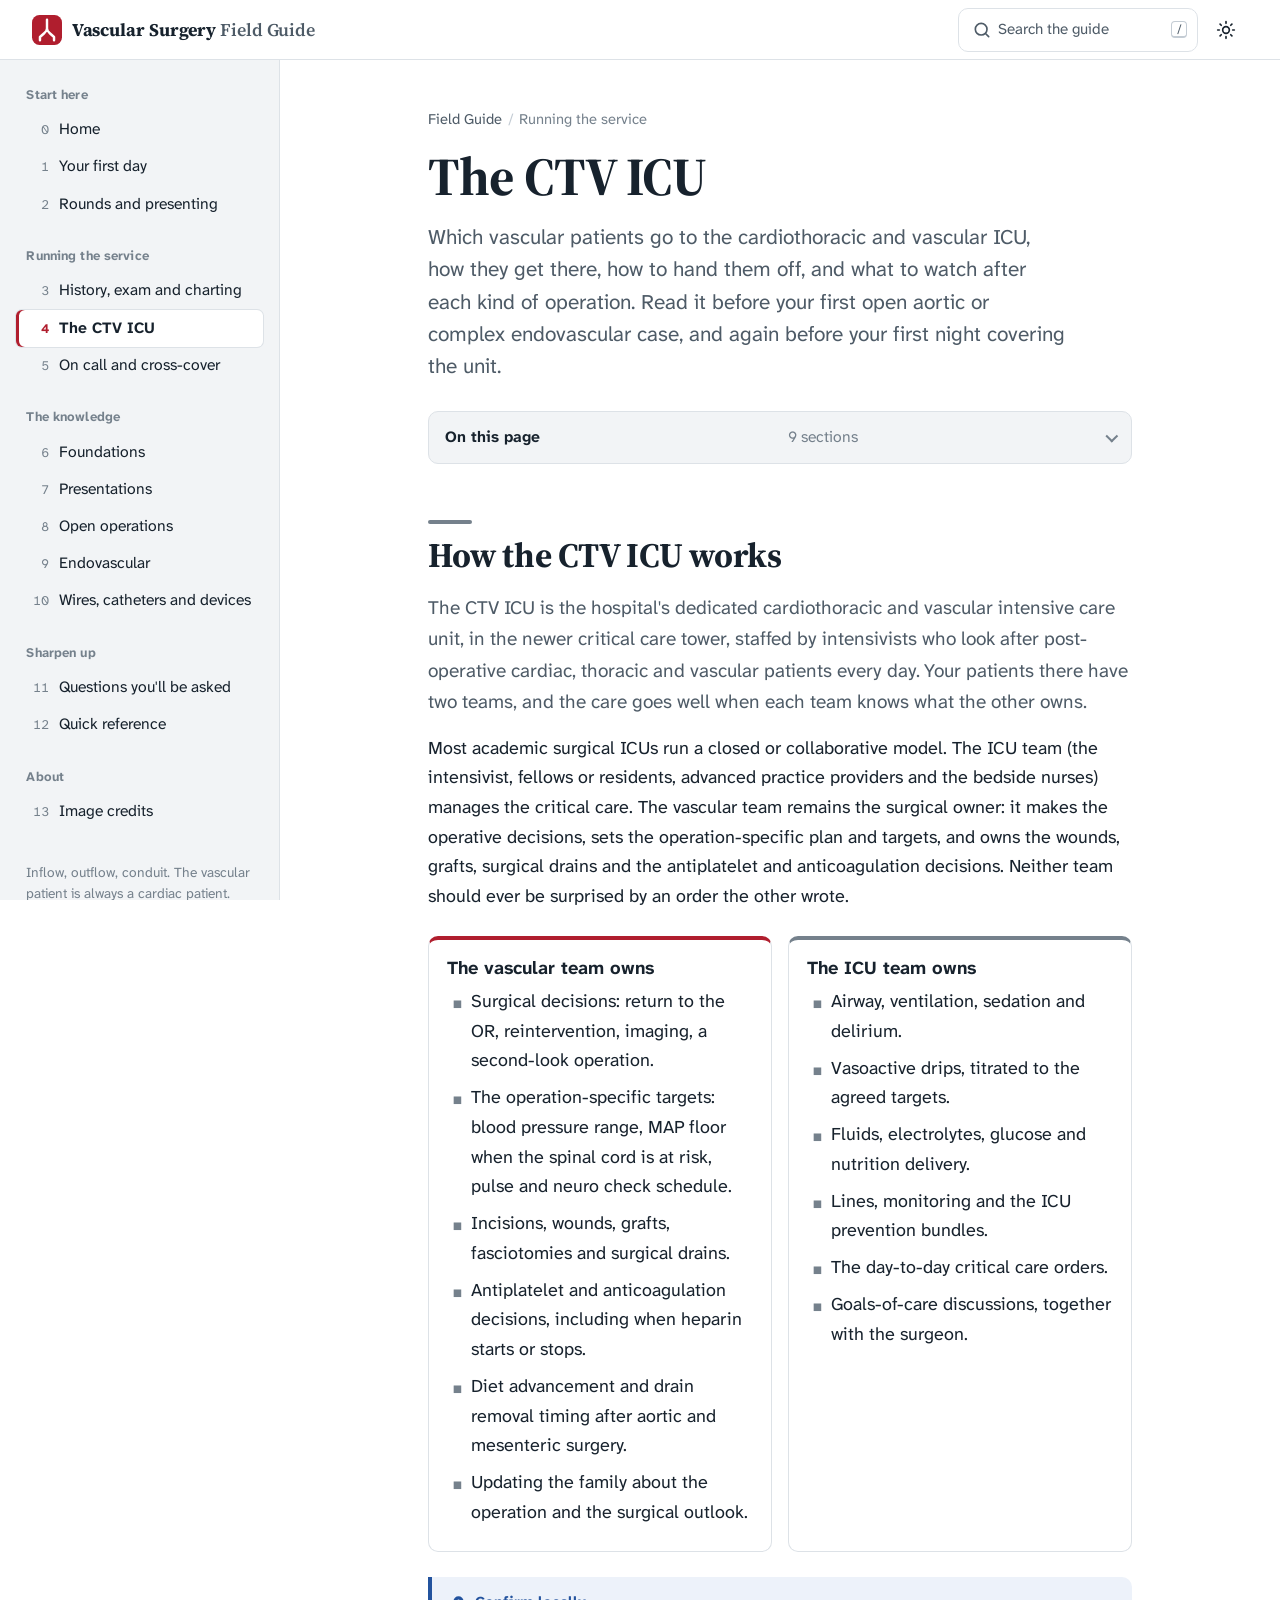
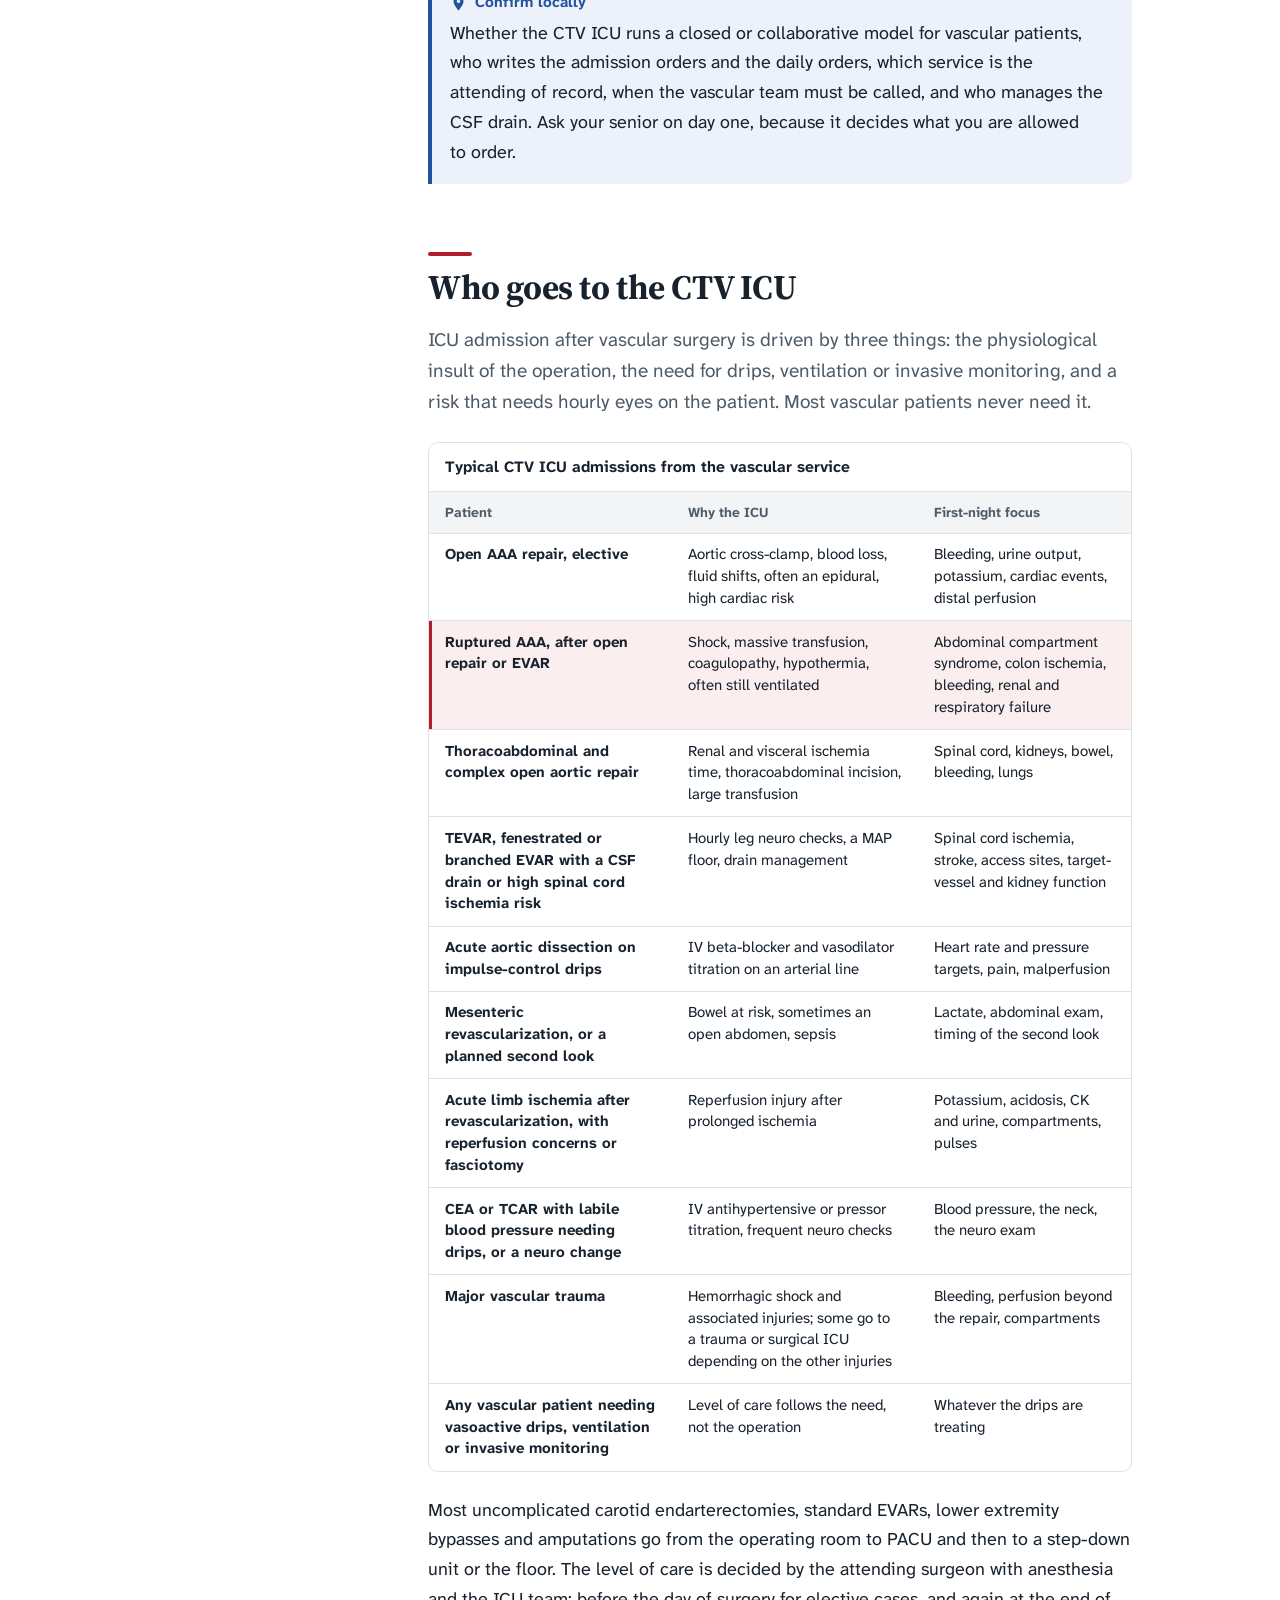
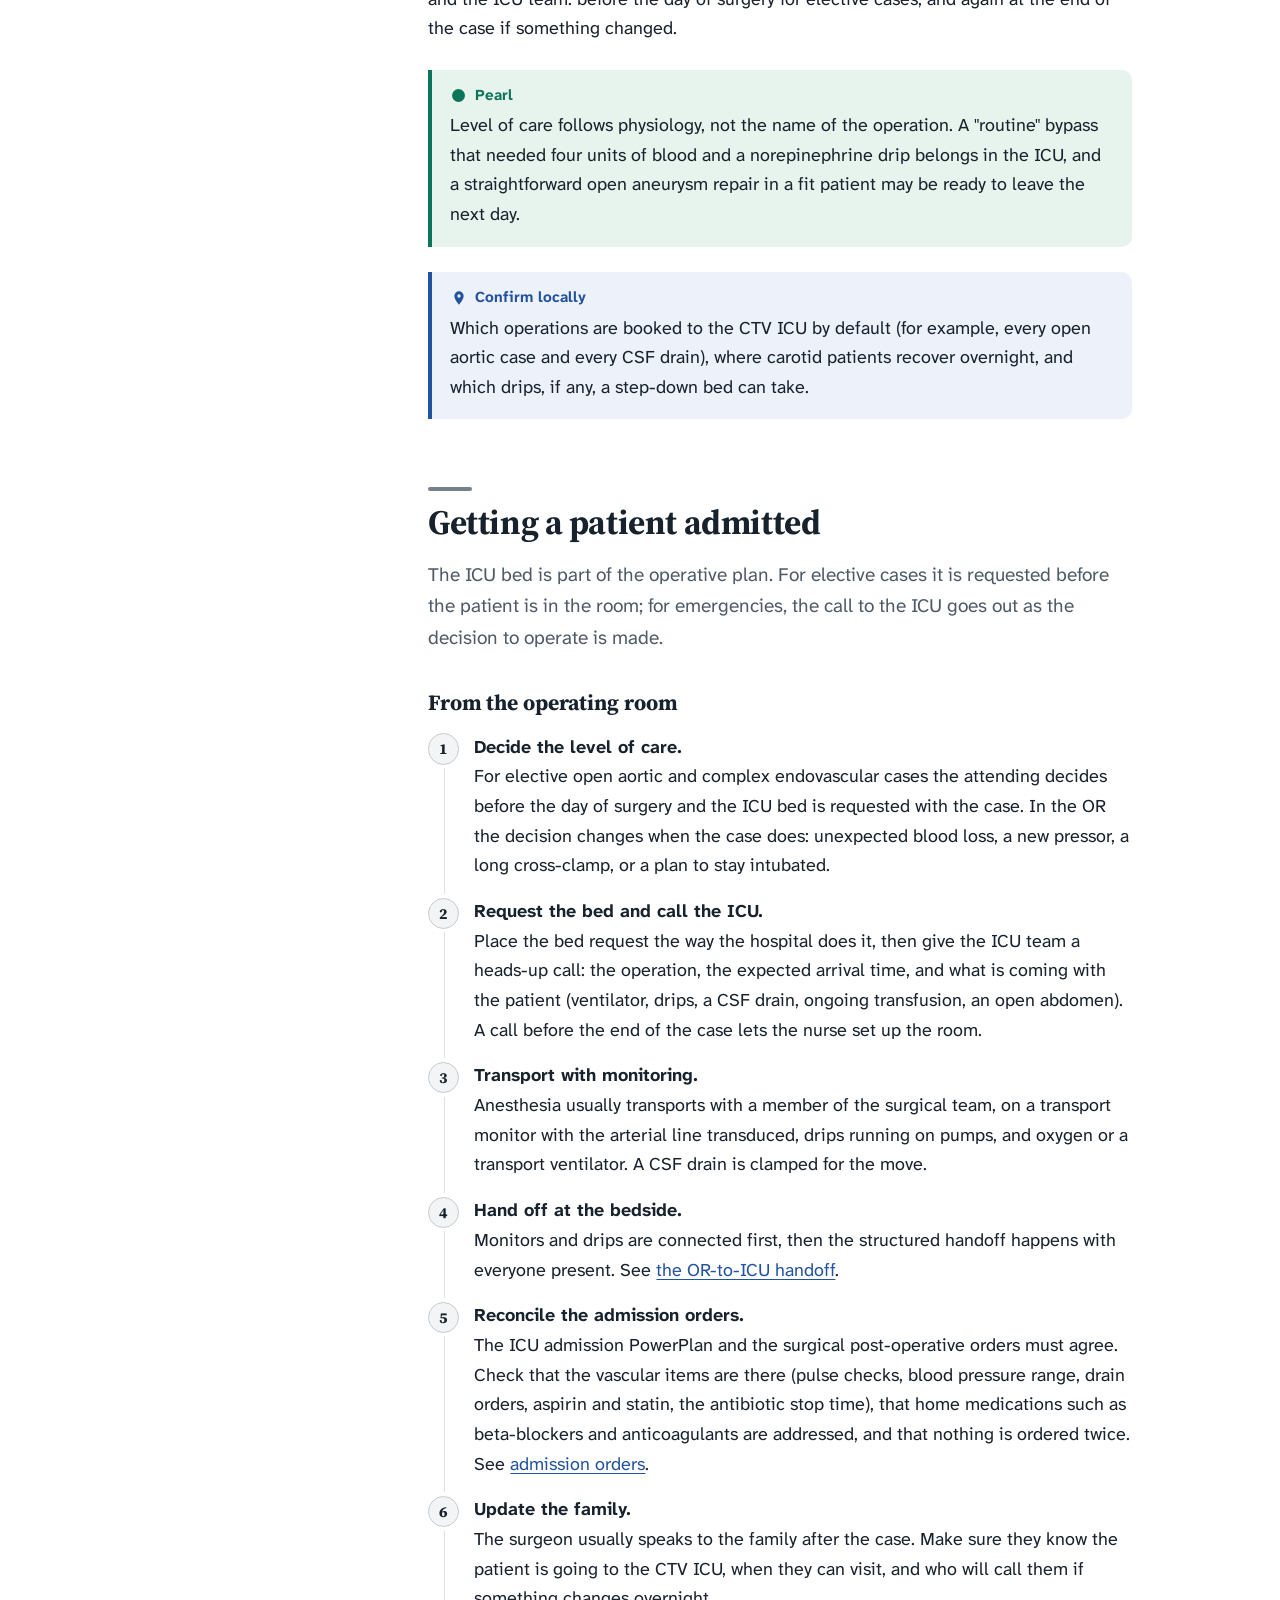
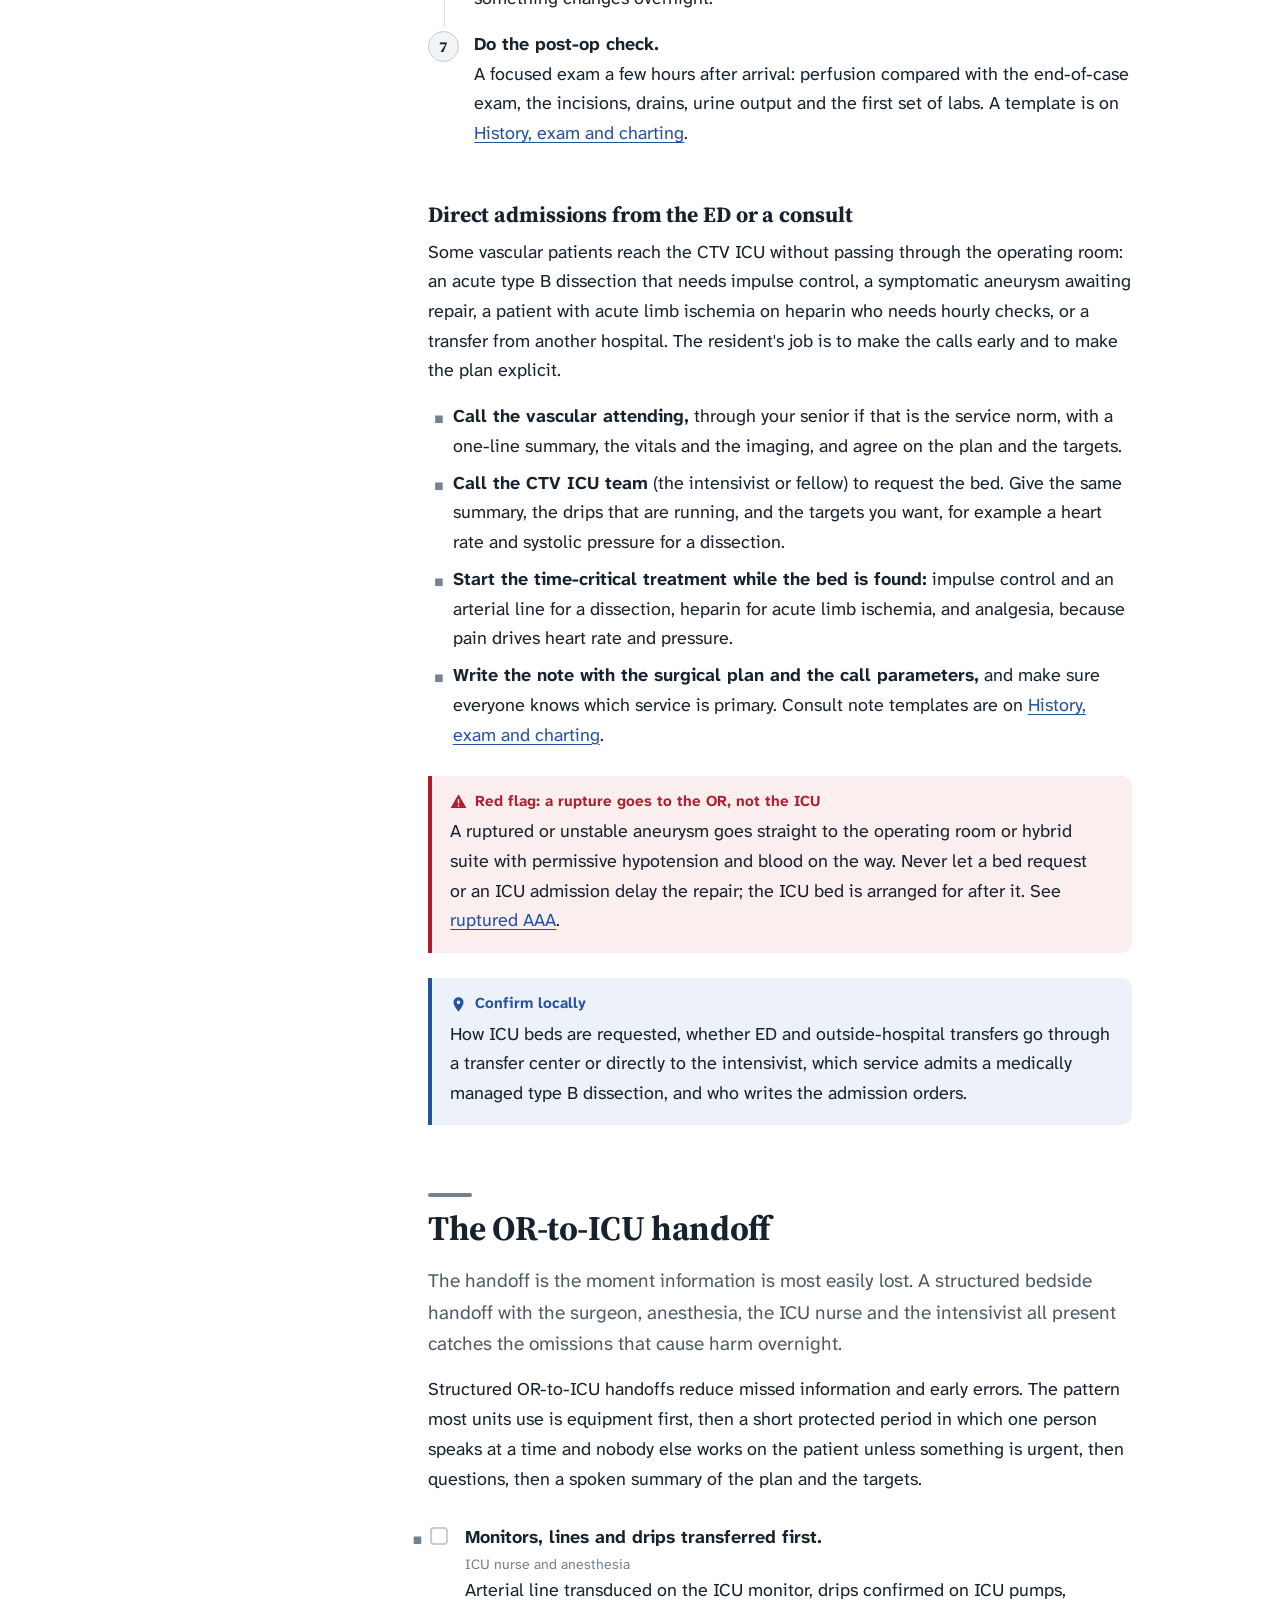
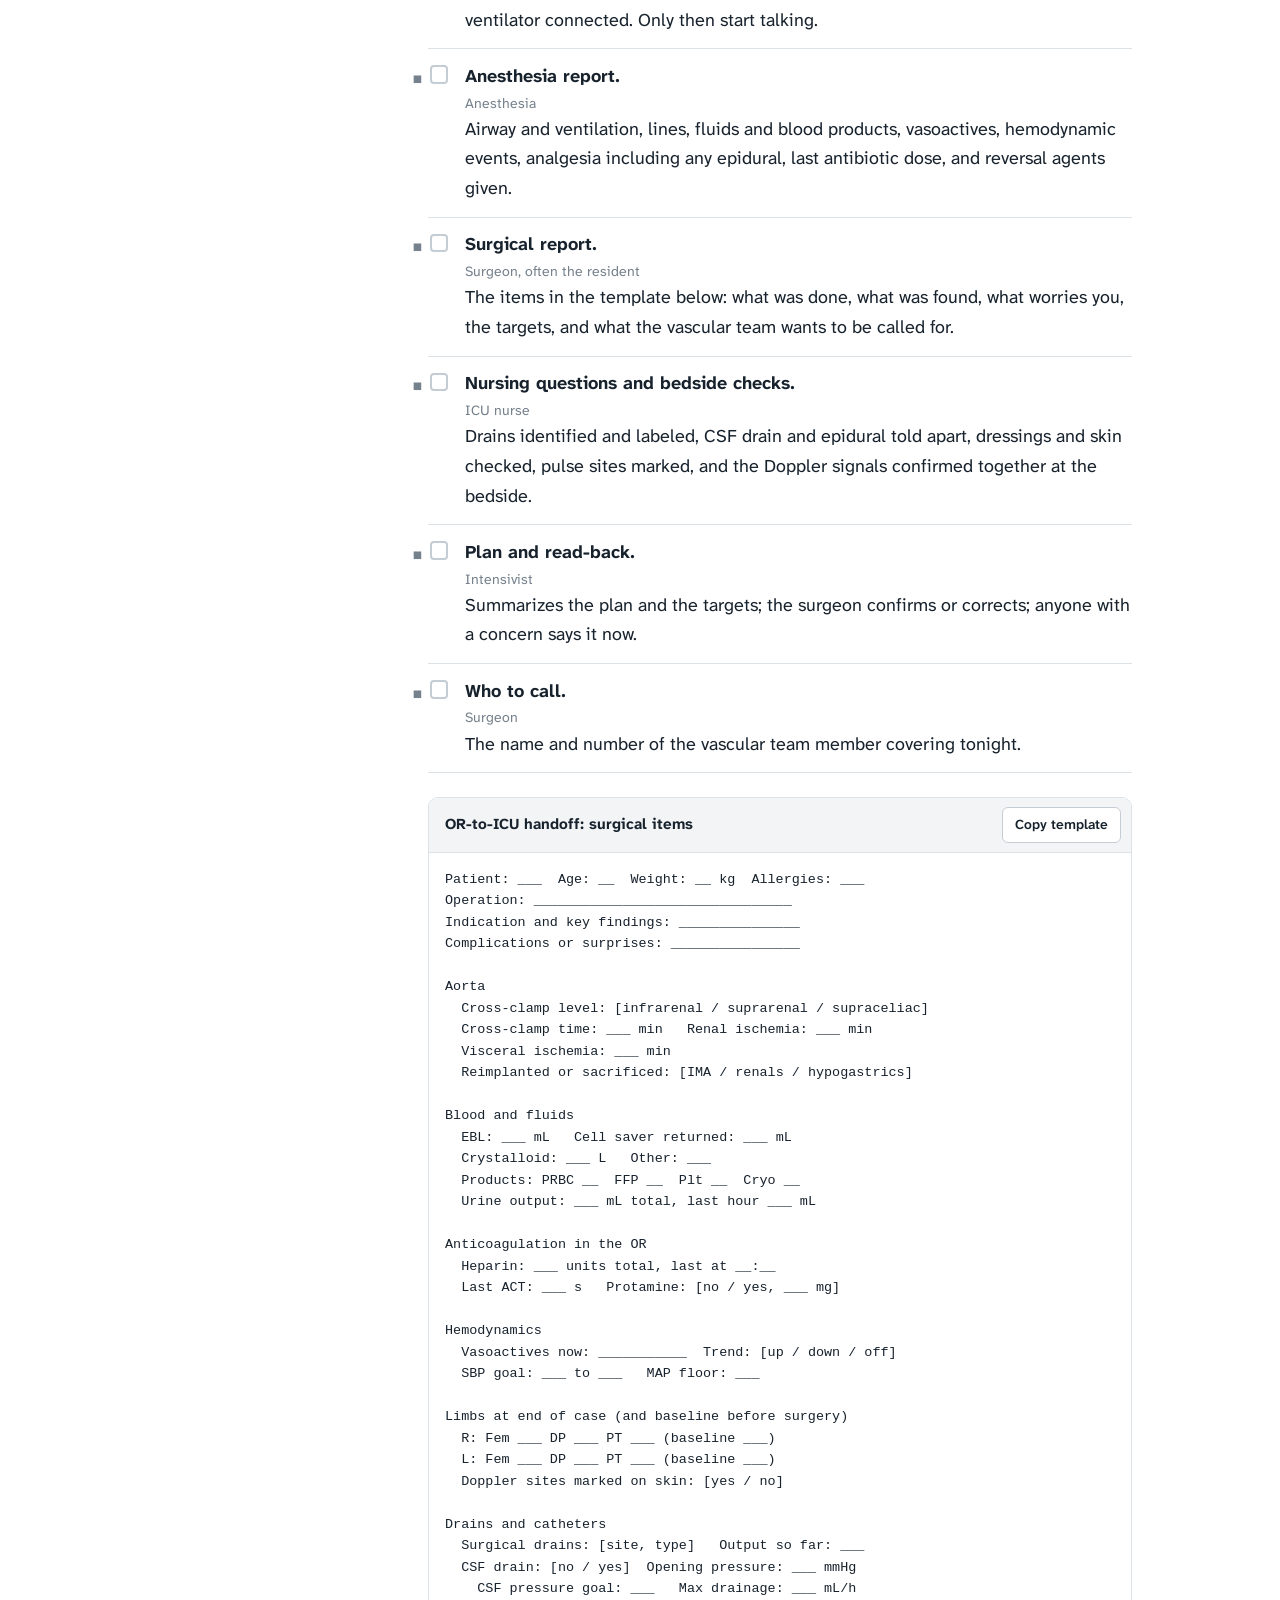
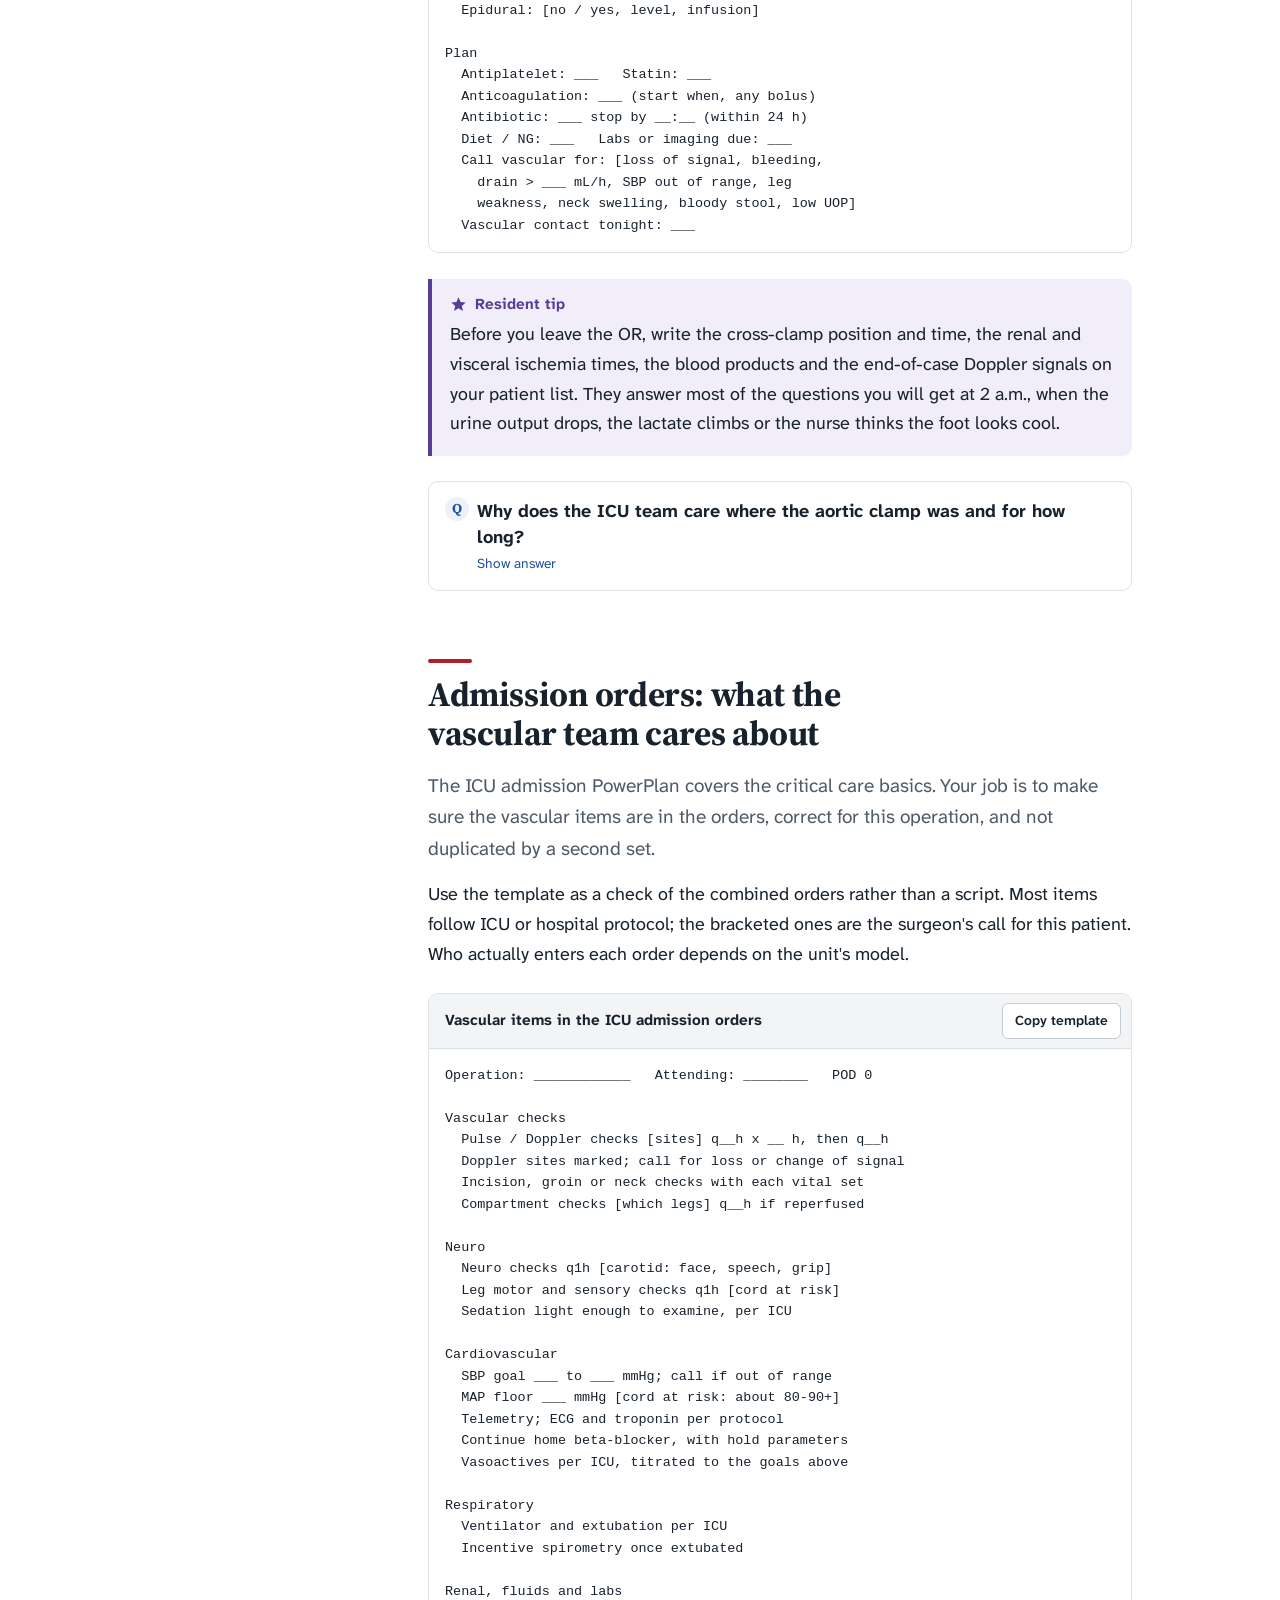
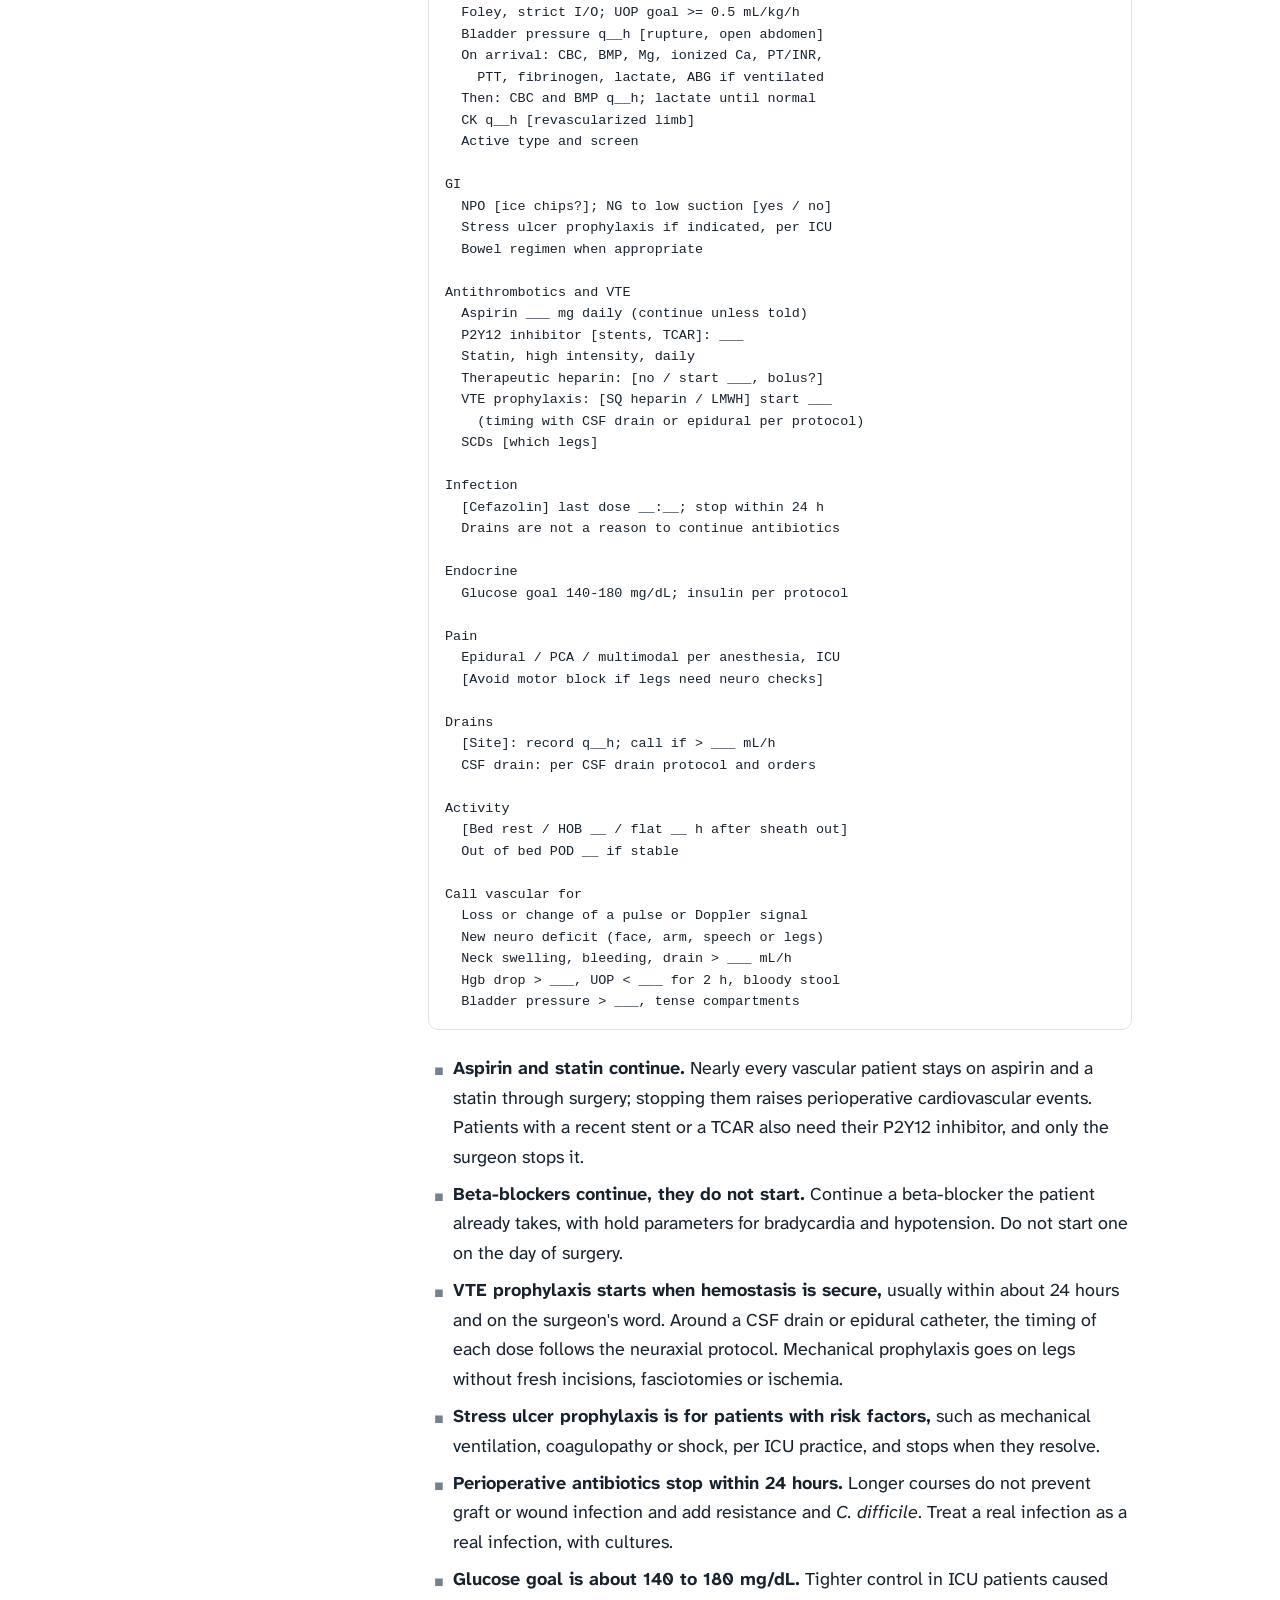
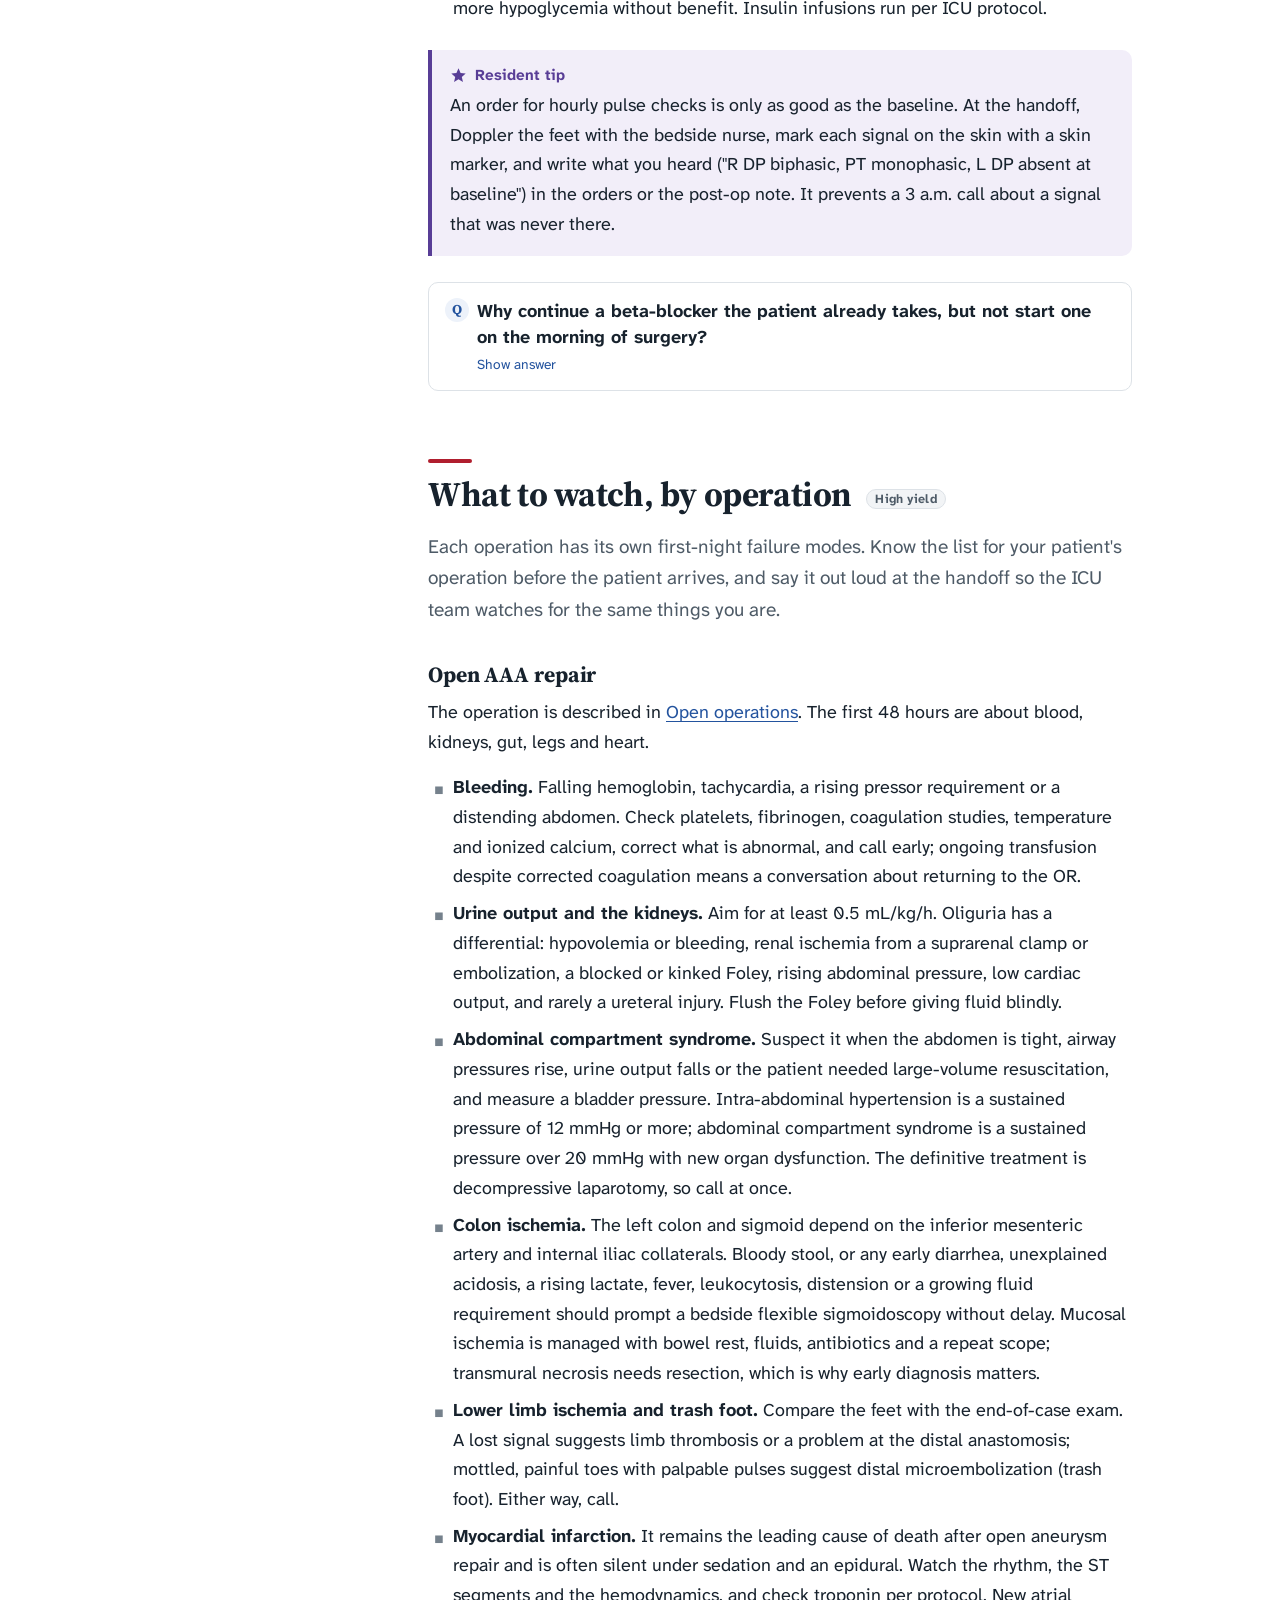
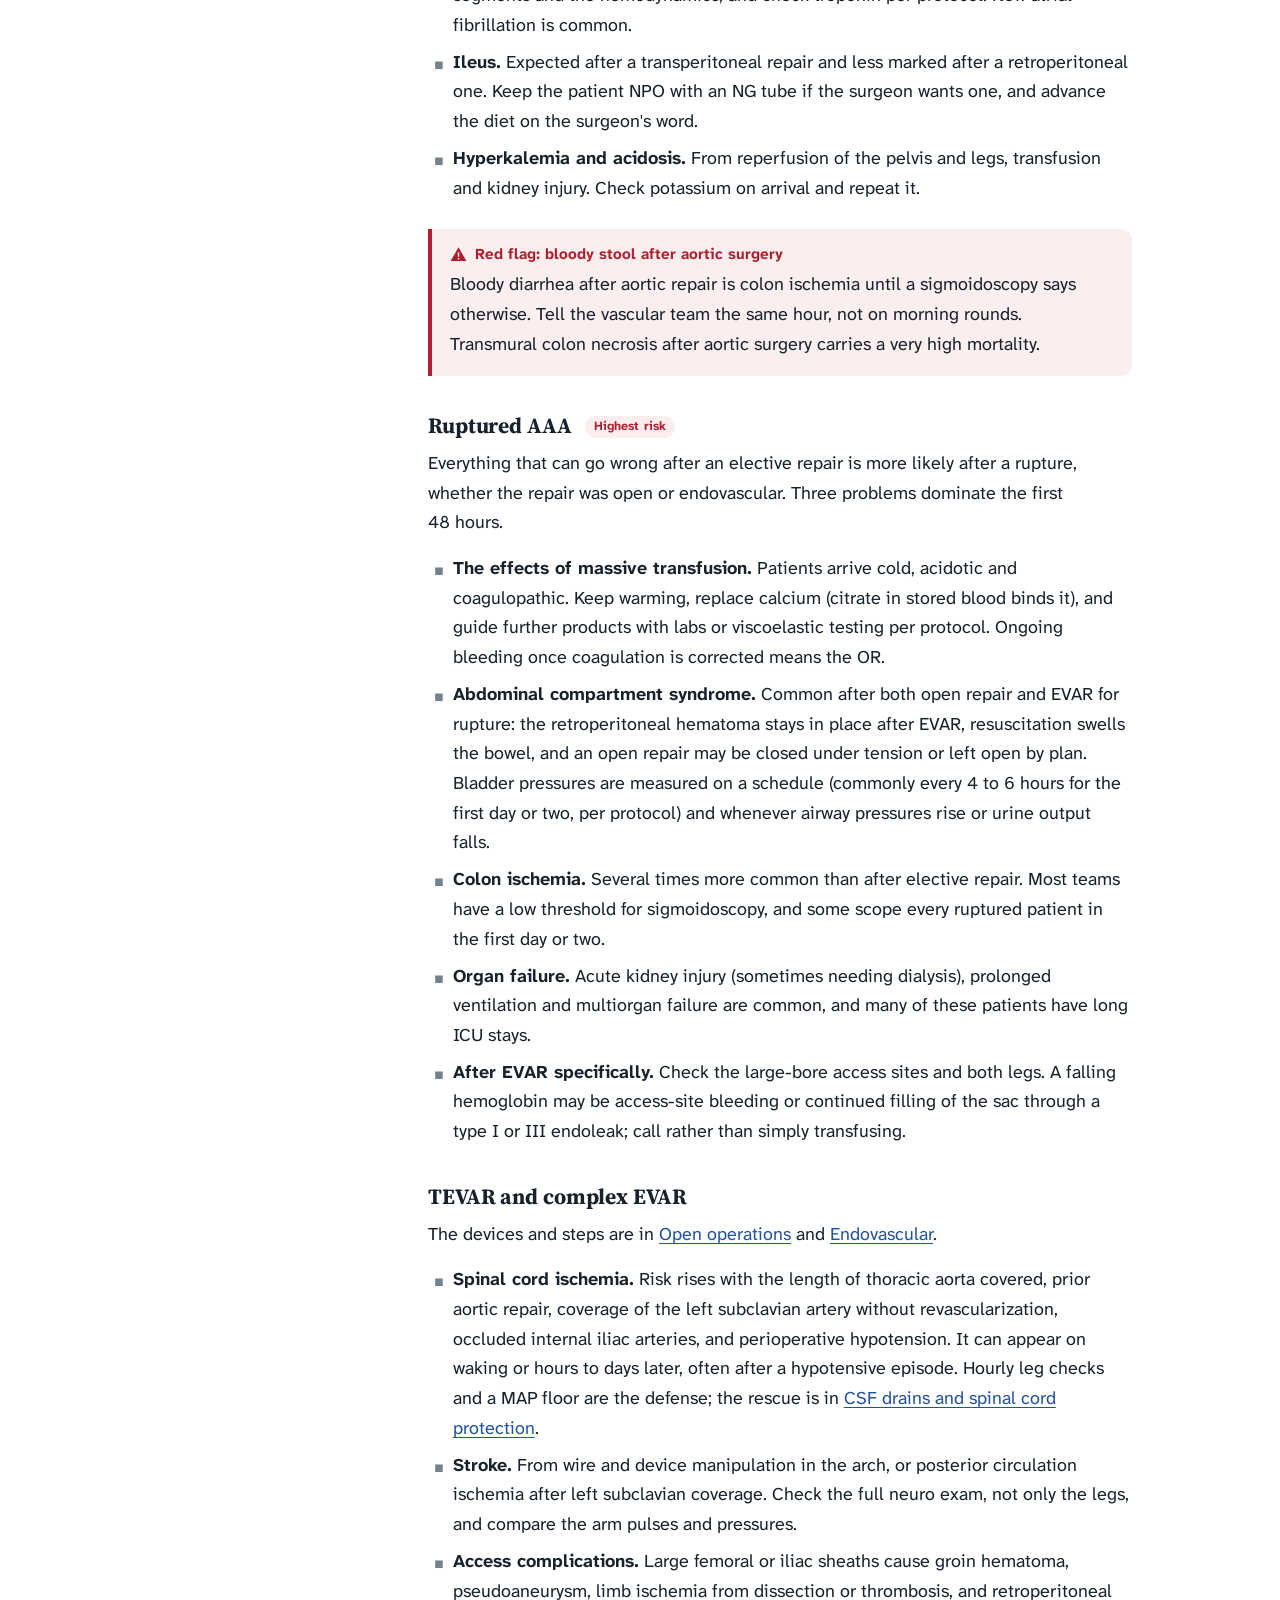
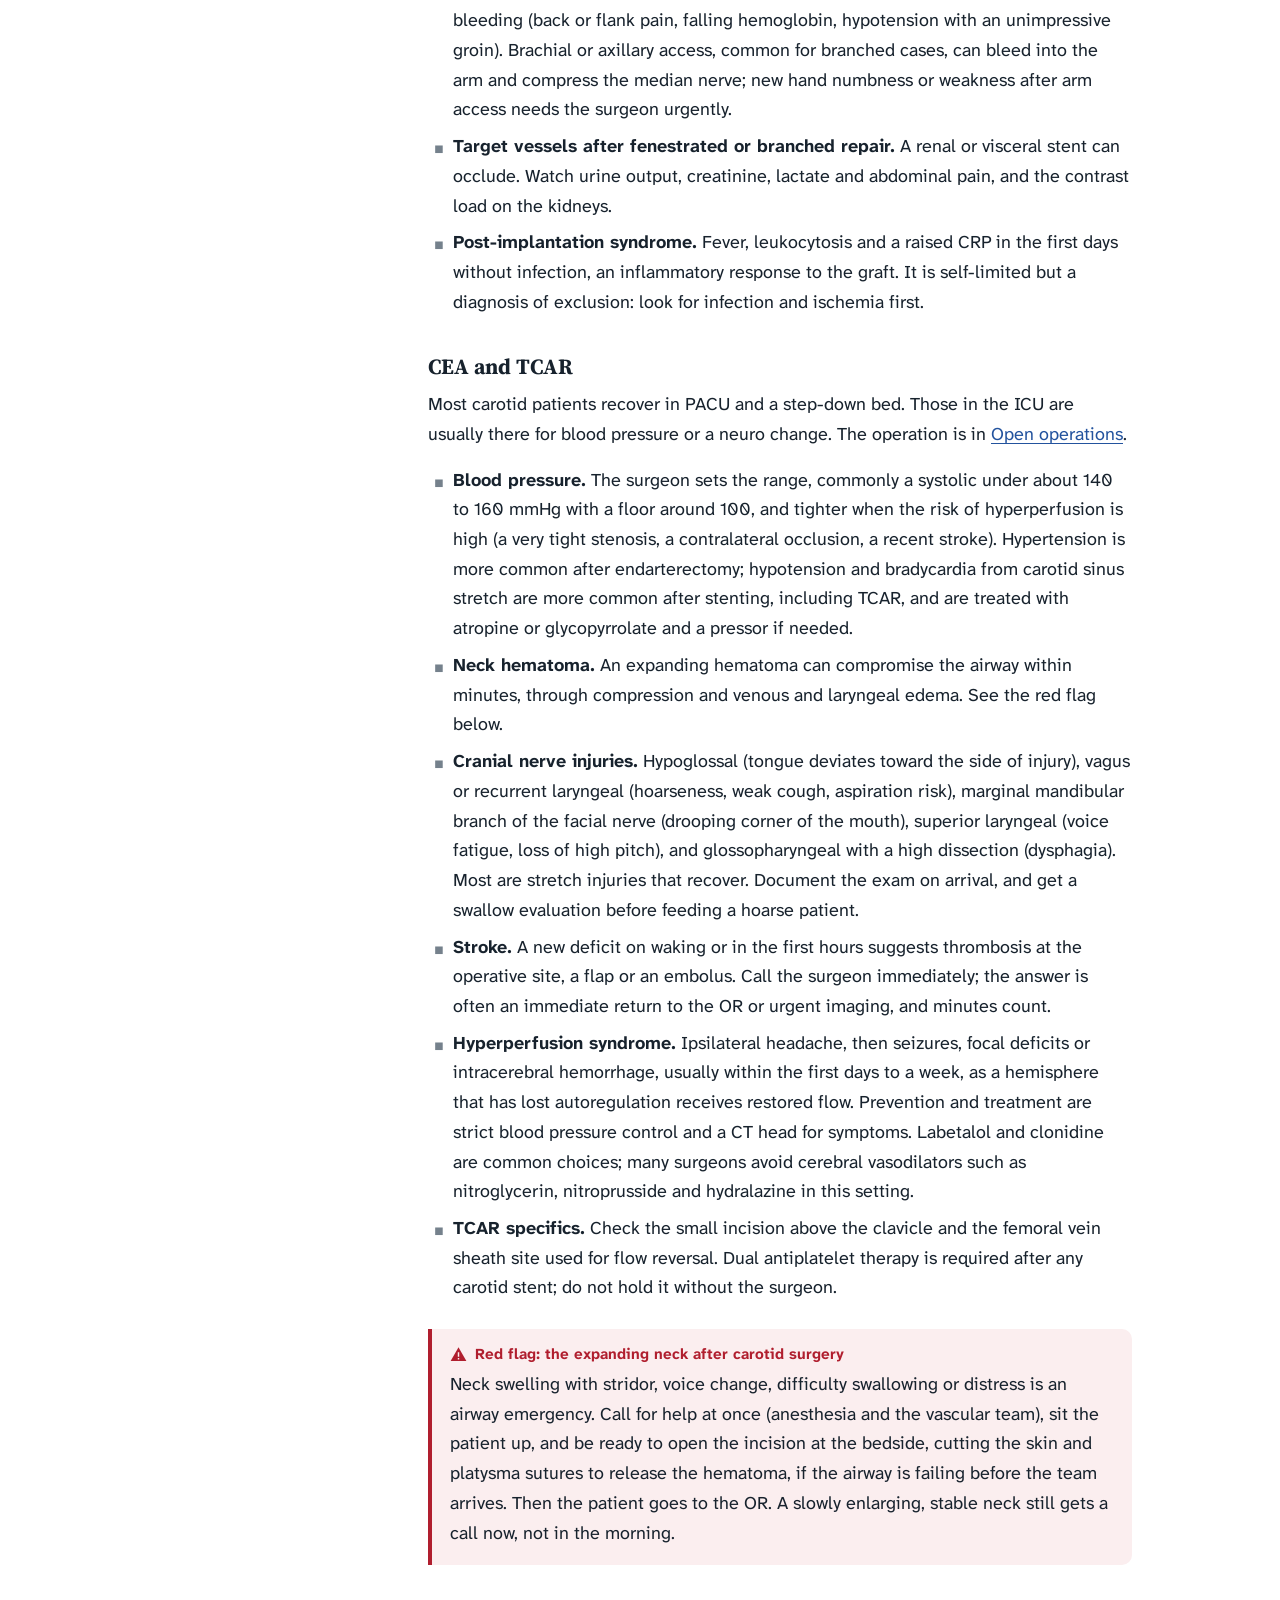
<file: ctv-icu.html>
<!DOCTYPE html>
<html lang="en">
<head>
<!-- @head -->
<meta charset="UTF-8">
<meta name="viewport" content="width=device-width, initial-scale=1">
<title>The CTV ICU | Vascular Surgery Field Guide</title>
<meta name="description" content="Who goes to the cardiothoracic and vascular ICU, how they get there, and what to watch after each operation.">
<meta name="theme-color" content="#FFFFFF" media="(prefers-color-scheme: light)">
<meta name="theme-color" content="#111A22" media="(prefers-color-scheme: dark)">
<link rel="icon" href="assets/favicon.svg" type="image/svg+xml">
<link rel="preconnect" href="https://fonts.googleapis.com">
<link rel="preconnect" href="https://fonts.gstatic.com" crossorigin>
<link rel="stylesheet" href="https://fonts.googleapis.com/css2?family=Atkinson+Hyperlegible+Next:ital,wght@0,400;0,600;0,700;1,400&family=Source+Serif+4:opsz,wght@8..60,600;8..60,700&display=swap">
<link rel="stylesheet" href="assets/styles.css?v=df72d687">
<script>(function(){var r=document.documentElement;r.classList.add('js');try{var t=localStorage.getItem('vfg-theme');if(t==='dark'||t==='light')r.setAttribute('data-theme',t);}catch(e){}})();</script>
<!-- /@head -->
</head>
<body>
<!-- @nav -->
<a class="skip" href="#main">Skip to content</a>
<header class="topbar">
  <button class="icon-btn menu-btn" type="button" data-nav-open aria-controls="rail" aria-expanded="false" aria-label="Open contents"><svg viewBox="0 0 24 24" fill="none" stroke="currentColor" stroke-width="2" stroke-linecap="round" aria-hidden="true"><path d="M4 7h16M4 12h16M4 17h16"/></svg></button>
  <a class="brand" href="index.html"><svg class="brand-mark" viewBox="0 0 32 32" aria-hidden="true"><rect width="32" height="32" rx="8" fill="#B01E2E"/><path d="M16 5v9.5c0 2.2-1.2 3.6-3 5L8.5 23.5V27M16 14.5c0 2.2 1.2 3.6 3 5l4.5 4V27" fill="none" stroke="#fff" stroke-width="2.6" stroke-linecap="round" stroke-linejoin="round"/></svg><span class="brand-name">Vascular Surgery <span>Field Guide</span></span></a>
  <div class="topbar-actions">
    <button class="icon-btn search-btn" type="button" data-search-open aria-label="Search the guide"><svg viewBox="0 0 24 24" fill="none" stroke="currentColor" stroke-width="2" stroke-linecap="round" aria-hidden="true"><circle cx="11" cy="11" r="7"/><path d="m20 20-3.5-3.5"/></svg><span class="lbl">Search the guide</span><kbd>/</kbd></button>
    <button class="icon-btn theme-btn" type="button" data-theme-toggle aria-label="Switch color theme"><svg class="sun" viewBox="0 0 24 24" fill="none" stroke="currentColor" stroke-width="2" stroke-linecap="round" aria-hidden="true"><circle cx="12" cy="12" r="4"/><path d="M12 2v2M12 20v2M4.9 4.9l1.4 1.4M17.7 17.7l1.4 1.4M2 12h2M20 12h2M4.9 19.1l1.4-1.4M17.7 6.3l1.4-1.4"/></svg><svg class="moon" viewBox="0 0 24 24" fill="none" stroke="currentColor" stroke-width="2" stroke-linecap="round" stroke-linejoin="round" aria-hidden="true"><path d="M20 14.5A8 8 0 1 1 9.5 4a6.5 6.5 0 0 0 10.5 10.5z"/></svg></button>
  </div>
</header>
<div class="scrim" data-nav-close></div>
<!-- /@nav -->
<div class="frame">
<!-- @rail -->
<nav class="rail" id="rail" aria-label="Guide contents">
  <div class="rail-close"><button class="icon-btn" type="button" data-nav-close aria-label="Close contents"><svg viewBox="0 0 24 24" fill="none" stroke="currentColor" stroke-width="2" stroke-linecap="round" aria-hidden="true"><path d="M6 6l12 12M18 6 6 18"/></svg></button></div>
  <div class="rail-group">
    <p class="rail-label">Start here</p>
    <ol>
      <li><a class="rail-link" href="index.html"><span class="rail-n">0</span>Home</a></li>
      <li><a class="rail-link" href="first-day.html"><span class="rail-n">1</span>Your first day</a></li>
      <li><a class="rail-link" href="rounds.html"><span class="rail-n">2</span>Rounds and presenting</a></li>
    </ol>
  </div>
  <div class="rail-group">
    <p class="rail-label">Running the service</p>
    <ol>
      <li><a class="rail-link" href="charting.html"><span class="rail-n">3</span>History, exam and charting</a></li>
      <li><a class="rail-link" href="ctv-icu.html" aria-current="page"><span class="rail-n">4</span>The CTV ICU</a></li>
      <li><a class="rail-link" href="on-call.html"><span class="rail-n">5</span>On call and cross-cover</a></li>
    </ol>
  </div>
  <div class="rail-group">
    <p class="rail-label">The knowledge</p>
    <ol>
      <li><a class="rail-link" href="foundations.html"><span class="rail-n">6</span>Foundations</a></li>
      <li><a class="rail-link" href="presentations.html"><span class="rail-n">7</span>Presentations</a></li>
      <li><a class="rail-link" href="operations.html"><span class="rail-n">8</span>Open operations</a></li>
      <li><a class="rail-link" href="endovascular.html"><span class="rail-n">9</span>Endovascular</a></li>
      <li><a class="rail-link" href="devices.html"><span class="rail-n">10</span>Wires, catheters and devices</a></li>
    </ol>
  </div>
  <div class="rail-group">
    <p class="rail-label">Sharpen up</p>
    <ol>
      <li><a class="rail-link" href="questions.html"><span class="rail-n">11</span>Questions you&#x27;ll be asked</a></li>
      <li><a class="rail-link" href="reference.html"><span class="rail-n">12</span>Quick reference</a></li>
    </ol>
  </div>
  <div class="rail-group">
    <p class="rail-label">About</p>
    <ol>
      <li><a class="rail-link" href="credits.html"><span class="rail-n">13</span>Image credits</a></li>
    </ol>
  </div>
  <p class="rail-note">Inflow, outflow, conduit. The vascular patient is always a cardiac patient.</p>
</nav>
<!-- /@rail -->
<main id="main" class="page" tabindex="-1">
  <header class="page-head">
    <!-- @crumb -->
<p class="crumb"><a href="index.html">Field Guide</a><span class="sep" aria-hidden="true">/</span>Running the service</p>
<!-- /@crumb -->
    <h1>The CTV ICU</h1>
    <p class="summary">Which vascular patients go to the cardiothoracic and vascular ICU, how they get there, how to hand them off, and what to watch after each kind of operation. Read it before your first open aortic or complex endovascular case, and again before your first night covering the unit.</p>
    <!-- @toc -->
<details class="toc-inline">
  <summary>On this page <span class="count">9 sections</span></summary>
  <ol>
    <li><a href="#model">How the unit works</a></li>
    <li><a href="#who-goes">Who goes</a></li>
    <li><a href="#admission">Getting admitted</a></li>
    <li><a href="#handoff">OR-to-ICU handoff</a></li>
    <li><a href="#orders">Admission orders</a></li>
    <li><a href="#by-operation">Watch by operation</a></li>
    <li><a href="#spinal-drain">CSF drains</a></li>
    <li><a href="#daily">Daily rounding</a></li>
    <li><a href="#transfer-out">Transfer out</a></li>
  </ol>
</details>
<!-- /@toc -->
  </header>

  <section class="sec" id="model" data-title="How the unit works">
    <h2>How the CTV ICU works</h2>
    <p class="sec-lede">The CTV ICU is the hospital's dedicated cardiothoracic and vascular intensive care unit, in the newer critical care tower, staffed by intensivists who look after post-operative cardiac, thoracic and vascular patients every day. Your patients there have two teams, and the care goes well when each team knows what the other owns.</p>
    <p>Most academic surgical ICUs run a closed or collaborative model. The ICU team (the intensivist, fellows or residents, advanced practice providers and the bedside nurses) manages the critical care. The vascular team remains the surgical owner: it makes the operative decisions, sets the operation-specific plan and targets, and owns the wounds, grafts, surgical drains and the antiplatelet and anticoagulation decisions. Neither team should ever be surprised by an order the other wrote.</p>
    <div class="compare">
      <div class="arterial">
        <h4>The vascular team owns</h4>
        <ul>
          <li>Surgical decisions: return to the OR, reintervention, imaging, a second-look operation.</li>
          <li>The operation-specific targets: blood pressure range, MAP floor when the spinal cord is at risk, pulse and neuro check schedule.</li>
          <li>Incisions, wounds, grafts, fasciotomies and surgical drains.</li>
          <li>Antiplatelet and anticoagulation decisions, including when heparin starts or stops.</li>
          <li>Diet advancement and drain removal timing after aortic and mesenteric surgery.</li>
          <li>Updating the family about the operation and the surgical outlook.</li>
        </ul>
      </div>
      <div>
        <h4>The ICU team owns</h4>
        <ul>
          <li>Airway, ventilation, sedation and delirium.</li>
          <li>Vasoactive drips, titrated to the agreed targets.</li>
          <li>Fluids, electrolytes, glucose and nutrition delivery.</li>
          <li>Lines, monitoring and the ICU prevention bundles.</li>
          <li>The day-to-day critical care orders.</li>
          <li>Goals-of-care discussions, together with the surgeon.</li>
        </ul>
      </div>
    </div>
    <aside class="note local">
      <p class="note-label">Confirm locally</p>
      <p>Whether the CTV ICU runs a closed or collaborative model for vascular patients, who writes the admission orders and the daily orders, which service is the attending of record, when the vascular team must be called, and who manages the CSF drain. Ask your senior on day one, because it decides what you are allowed to order.</p>
    </aside>
  </section>

  <section class="sec" id="who-goes" data-title="Who goes" data-bed="arterial">
    <h2>Who goes to the CTV ICU</h2>
    <p class="sec-lede">ICU admission after vascular surgery is driven by three things: the physiological insult of the operation, the need for drips, ventilation or invasive monitoring, and a risk that needs hourly eyes on the patient. Most vascular patients never need it.</p>
    <div class="table-wrap"><table class="data">
      <caption>Typical CTV ICU admissions from the vascular service</caption>
      <thead><tr><th scope="col">Patient</th><th scope="col">Why the ICU</th><th scope="col">First-night focus</th></tr></thead>
      <tbody>
        <tr><th scope="row">Open AAA repair, elective</th><td>Aortic cross-clamp, blood loss, fluid shifts, often an epidural, high cardiac risk</td><td>Bleeding, urine output, potassium, cardiac events, distal perfusion</td></tr>
        <tr class="hot"><th scope="row">Ruptured AAA, after open repair or EVAR</th><td>Shock, massive transfusion, coagulopathy, hypothermia, often still ventilated</td><td>Abdominal compartment syndrome, colon ischemia, bleeding, renal and respiratory failure</td></tr>
        <tr><th scope="row">Thoracoabdominal and complex open aortic repair</th><td>Renal and visceral ischemia time, thoracoabdominal incision, large transfusion</td><td>Spinal cord, kidneys, bowel, bleeding, lungs</td></tr>
        <tr><th scope="row">TEVAR, fenestrated or branched EVAR with a CSF drain or high spinal cord ischemia risk</th><td>Hourly leg neuro checks, a MAP floor, drain management</td><td>Spinal cord ischemia, stroke, access sites, target-vessel and kidney function</td></tr>
        <tr><th scope="row">Acute aortic dissection on impulse-control drips</th><td>IV beta-blocker and vasodilator titration on an arterial line</td><td>Heart rate and pressure targets, pain, malperfusion</td></tr>
        <tr><th scope="row">Mesenteric revascularization, or a planned second look</th><td>Bowel at risk, sometimes an open abdomen, sepsis</td><td>Lactate, abdominal exam, timing of the second look</td></tr>
        <tr><th scope="row">Acute limb ischemia after revascularization, with reperfusion concerns or fasciotomy</th><td>Reperfusion injury after prolonged ischemia</td><td>Potassium, acidosis, CK and urine, compartments, pulses</td></tr>
        <tr><th scope="row">CEA or TCAR with labile blood pressure needing drips, or a neuro change</th><td>IV antihypertensive or pressor titration, frequent neuro checks</td><td>Blood pressure, the neck, the neuro exam</td></tr>
        <tr><th scope="row">Major vascular trauma</th><td>Hemorrhagic shock and associated injuries; some go to a trauma or surgical ICU depending on the other injuries</td><td>Bleeding, perfusion beyond the repair, compartments</td></tr>
        <tr><th scope="row">Any vascular patient needing vasoactive drips, ventilation or invasive monitoring</th><td>Level of care follows the need, not the operation</td><td>Whatever the drips are treating</td></tr>
      </tbody>
    </table></div>
    <p>Most uncomplicated carotid endarterectomies, standard EVARs, lower extremity bypasses and amputations go from the operating room to PACU and then to a step-down unit or the floor. The level of care is decided by the attending surgeon with anesthesia and the ICU team: before the day of surgery for elective cases, and again at the end of the case if something changed.</p>
    <aside class="note pearl">
      <p class="note-label">Pearl</p>
      <p>Level of care follows physiology, not the name of the operation. A "routine" bypass that needed four units of blood and a norepinephrine drip belongs in the ICU, and a straightforward open aneurysm repair in a fit patient may be ready to leave the next day.</p>
    </aside>
    <aside class="note local">
      <p class="note-label">Confirm locally</p>
      <p>Which operations are booked to the CTV ICU by default (for example, every open aortic case and every CSF drain), where carotid patients recover overnight, and which drips, if any, a step-down bed can take.</p>
    </aside>
  </section>

  <section class="sec" id="admission" data-title="Getting admitted">
    <h2>Getting a patient admitted</h2>
    <p class="sec-lede">The ICU bed is part of the operative plan. For elective cases it is requested before the patient is in the room; for emergencies, the call to the ICU goes out as the decision to operate is made.</p>

    <h3>From the operating room</h3>
    <ol class="steps">
      <li><strong>Decide the level of care.</strong> For elective open aortic and complex endovascular cases the attending decides before the day of surgery and the ICU bed is requested with the case. In the OR the decision changes when the case does: unexpected blood loss, a new pressor, a long cross-clamp, or a plan to stay intubated.</li>
      <li><strong>Request the bed and call the ICU.</strong> Place the bed request the way the hospital does it, then give the ICU team a heads-up call: the operation, the expected arrival time, and what is coming with the patient (ventilator, drips, a CSF drain, ongoing transfusion, an open abdomen). A call before the end of the case lets the nurse set up the room.</li>
      <li><strong>Transport with monitoring.</strong> Anesthesia usually transports with a member of the surgical team, on a transport monitor with the arterial line transduced, drips running on pumps, and oxygen or a transport ventilator. A CSF drain is clamped for the move.</li>
      <li><strong>Hand off at the bedside.</strong> Monitors and drips are connected first, then the structured handoff happens with everyone present. See <a href="#handoff">the OR-to-ICU handoff</a>.</li>
      <li><strong>Reconcile the admission orders.</strong> The ICU admission PowerPlan and the surgical post-operative orders must agree. Check that the vascular items are there (pulse checks, blood pressure range, drain orders, aspirin and statin, the antibiotic stop time), that home medications such as beta-blockers and anticoagulants are addressed, and that nothing is ordered twice. See <a href="#orders">admission orders</a>.</li>
      <li><strong>Update the family.</strong> The surgeon usually speaks to the family after the case. Make sure they know the patient is going to the CTV ICU, when they can visit, and who will call them if something changes overnight.</li>
      <li><strong>Do the post-op check.</strong> A focused exam a few hours after arrival: perfusion compared with the end-of-case exam, the incisions, drains, urine output and the first set of labs. A template is on <a href="charting.html#post-op-check">History, exam and charting</a>.</li>
    </ol>

    <h3>Direct admissions from the ED or a consult</h3>
    <p>Some vascular patients reach the CTV ICU without passing through the operating room: an acute type B dissection that needs impulse control, a symptomatic aneurysm awaiting repair, a patient with acute limb ischemia on heparin who needs hourly checks, or a transfer from another hospital. The resident's job is to make the calls early and to make the plan explicit.</p>
    <ul>
      <li><span class="lead-in">Call the vascular attending,</span> through your senior if that is the service norm, with a one-line summary, the vitals and the imaging, and agree on the plan and the targets.</li>
      <li><span class="lead-in">Call the CTV ICU team</span> (the intensivist or fellow) to request the bed. Give the same summary, the drips that are running, and the targets you want, for example a heart rate and systolic pressure for a dissection.</li>
      <li><span class="lead-in">Start the time-critical treatment while the bed is found:</span> impulse control and an arterial line for a dissection, heparin for acute limb ischemia, and analgesia, because pain drives heart rate and pressure.</li>
      <li><span class="lead-in">Write the note with the surgical plan and the call parameters,</span> and make sure everyone knows which service is primary. Consult note templates are on <a href="charting.html#consult-note">History, exam and charting</a>.</li>
    </ul>
    <aside class="note flag">
      <p class="note-label">Red flag: a rupture goes to the OR, not the ICU</p>
      <p>A ruptured or unstable aneurysm goes straight to the operating room or hybrid suite with permissive hypotension and blood on the way. Never let a bed request or an ICU admission delay the repair; the ICU bed is arranged for after it. See <a href="presentations.html#aaa">ruptured AAA</a>.</p>
    </aside>
    <aside class="note local">
      <p class="note-label">Confirm locally</p>
      <p>How ICU beds are requested, whether ED and outside-hospital transfers go through a transfer center or directly to the intensivist, which service admits a medically managed type B dissection, and who writes the admission orders.</p>
    </aside>
  </section>

  <section class="sec" id="handoff" data-title="OR-to-ICU handoff">
    <h2>The OR-to-ICU handoff</h2>
    <p class="sec-lede">The handoff is the moment information is most easily lost. A structured bedside handoff with the surgeon, anesthesia, the ICU nurse and the intensivist all present catches the omissions that cause harm overnight.</p>
    <p>Structured OR-to-ICU handoffs reduce missed information and early errors. The pattern most units use is equipment first, then a short protected period in which one person speaks at a time and nobody else works on the patient unless something is urgent, then questions, then a spoken summary of the plan and the targets.</p>
    <ul class="checklist">
      <li><strong>Monitors, lines and drips transferred first.</strong> <span class="who">ICU nurse and anesthesia</span> Arterial line transduced on the ICU monitor, drips confirmed on ICU pumps, ventilator connected. Only then start talking.</li>
      <li><strong>Anesthesia report.</strong> <span class="who">Anesthesia</span> Airway and ventilation, lines, fluids and blood products, vasoactives, hemodynamic events, analgesia including any epidural, last antibiotic dose, and reversal agents given.</li>
      <li><strong>Surgical report.</strong> <span class="who">Surgeon, often the resident</span> The items in the template below: what was done, what was found, what worries you, the targets, and what the vascular team wants to be called for.</li>
      <li><strong>Nursing questions and bedside checks.</strong> <span class="who">ICU nurse</span> Drains identified and labeled, CSF drain and epidural told apart, dressings and skin checked, pulse sites marked, and the Doppler signals confirmed together at the bedside.</li>
      <li><strong>Plan and read-back.</strong> <span class="who">Intensivist</span> Summarizes the plan and the targets; the surgeon confirms or corrects; anyone with a concern says it now.</li>
      <li><strong>Who to call.</strong> <span class="who">Surgeon</span> The name and number of the vascular team member covering tonight.</li>
    </ul>
    <figure class="template">
      <div class="template-head"><figcaption>OR-to-ICU handoff: surgical items</figcaption></div>
      <pre>Patient: ___  Age: __  Weight: __ kg  Allergies: ___
Operation: ________________________________
Indication and key findings: _______________
Complications or surprises: ________________

Aorta
  Cross-clamp level: [infrarenal / suprarenal / supraceliac]
  Cross-clamp time: ___ min   Renal ischemia: ___ min
  Visceral ischemia: ___ min
  Reimplanted or sacrificed: [IMA / renals / hypogastrics]

Blood and fluids
  EBL: ___ mL   Cell saver returned: ___ mL
  Crystalloid: ___ L   Other: ___
  Products: PRBC __  FFP __  Plt __  Cryo __
  Urine output: ___ mL total, last hour ___ mL

Anticoagulation in the OR
  Heparin: ___ units total, last at __:__
  Last ACT: ___ s   Protamine: [no / yes, ___ mg]

Hemodynamics
  Vasoactives now: ___________  Trend: [up / down / off]
  SBP goal: ___ to ___   MAP floor: ___

Limbs at end of case (and baseline before surgery)
  R: Fem ___ DP ___ PT ___ (baseline ___)
  L: Fem ___ DP ___ PT ___ (baseline ___)
  Doppler sites marked on skin: [yes / no]

Drains and catheters
  Surgical drains: [site, type]   Output so far: ___
  CSF drain: [no / yes]  Opening pressure: ___ mmHg
    CSF pressure goal: ___   Max drainage: ___ mL/h
  Epidural: [no / yes, level, infusion]

Plan
  Antiplatelet: ___   Statin: ___
  Anticoagulation: ___ (start when, any bolus)
  Antibiotic: ___ stop by __:__ (within 24 h)
  Diet / NG: ___   Labs or imaging due: ___
  Call vascular for: [loss of signal, bleeding,
    drain &gt; ___ mL/h, SBP out of range, leg
    weakness, neck swelling, bloody stool, low UOP]
  Vascular contact tonight: ___</pre>
    </figure>
    <aside class="note tip">
      <p class="note-label">Resident tip</p>
      <p>Before you leave the OR, write the cross-clamp position and time, the renal and visceral ischemia times, the blood products and the end-of-case Doppler signals on your patient list. They answer most of the questions you will get at 2 a.m., when the urine output drops, the lactate climbs or the nurse thinks the foot looks cool.</p>
    </aside>
    <details class="qa">
      <summary>Why does the ICU team care where the aortic clamp was and for how long?</summary>
      <div class="qa-a">
        <p>The clamp position tells you which organs were ischemic. A suprarenal clamp makes the kidneys ischemic for the clamp time; a supraceliac clamp adds the liver and gut. Longer ischemia means more risk of acute kidney injury, lactic acidosis, coagulopathy and a larger load of potassium and acid at unclamping. A long infrarenal clamp means more ischemia and reperfusion of the pelvis and legs, and the colon is at risk if the inferior mesenteric and internal iliac arteries were sacrificed.</p>
        <p>It also frames the night. A modest creatinine rise after a suprarenal clamp is common and often transient, whereas oliguria after a short infrarenal clamp needs another explanation.</p>
      </div>
    </details>
  </section>

  <section class="sec" id="orders" data-title="Admission orders" data-bed="arterial">
    <h2>Admission orders: what the vascular team cares about</h2>
    <p class="sec-lede">The ICU admission PowerPlan covers the critical care basics. Your job is to make sure the vascular items are in the orders, correct for this operation, and not duplicated by a second set.</p>
    <p>Use the template as a check of the combined orders rather than a script. Most items follow ICU or hospital protocol; the bracketed ones are the surgeon's call for this patient. Who actually enters each order depends on the unit's model.</p>
    <figure class="template">
      <div class="template-head"><figcaption>Vascular items in the ICU admission orders</figcaption></div>
      <pre>Operation: ____________   Attending: ________   POD 0

Vascular checks
  Pulse / Doppler checks [sites] q__h x __ h, then q__h
  Doppler sites marked; call for loss or change of signal
  Incision, groin or neck checks with each vital set
  Compartment checks [which legs] q__h if reperfused

Neuro
  Neuro checks q1h [carotid: face, speech, grip]
  Leg motor and sensory checks q1h [cord at risk]
  Sedation light enough to examine, per ICU

Cardiovascular
  SBP goal ___ to ___ mmHg; call if out of range
  MAP floor ___ mmHg [cord at risk: about 80-90+]
  Telemetry; ECG and troponin per protocol
  Continue home beta-blocker, with hold parameters
  Vasoactives per ICU, titrated to the goals above

Respiratory
  Ventilator and extubation per ICU
  Incentive spirometry once extubated

Renal, fluids and labs
  Foley, strict I/O; UOP goal &gt;= 0.5 mL/kg/h
  Bladder pressure q__h [rupture, open abdomen]
  On arrival: CBC, BMP, Mg, ionized Ca, PT/INR,
    PTT, fibrinogen, lactate, ABG if ventilated
  Then: CBC and BMP q__h; lactate until normal
  CK q__h [revascularized limb]
  Active type and screen

GI
  NPO [ice chips?]; NG to low suction [yes / no]
  Stress ulcer prophylaxis if indicated, per ICU
  Bowel regimen when appropriate

Antithrombotics and VTE
  Aspirin ___ mg daily (continue unless told)
  P2Y12 inhibitor [stents, TCAR]: ___
  Statin, high intensity, daily
  Therapeutic heparin: [no / start ___, bolus?]
  VTE prophylaxis: [SQ heparin / LMWH] start ___
    (timing with CSF drain or epidural per protocol)
  SCDs [which legs]

Infection
  [Cefazolin] last dose __:__; stop within 24 h
  Drains are not a reason to continue antibiotics

Endocrine
  Glucose goal 140-180 mg/dL; insulin per protocol

Pain
  Epidural / PCA / multimodal per anesthesia, ICU
  [Avoid motor block if legs need neuro checks]

Drains
  [Site]: record q__h; call if &gt; ___ mL/h
  CSF drain: per CSF drain protocol and orders

Activity
  [Bed rest / HOB __ / flat __ h after sheath out]
  Out of bed POD __ if stable

Call vascular for
  Loss or change of a pulse or Doppler signal
  New neuro deficit (face, arm, speech or legs)
  Neck swelling, bleeding, drain &gt; ___ mL/h
  Hgb drop &gt; ___, UOP &lt; ___ for 2 h, bloody stool
  Bladder pressure &gt; ___, tense compartments</pre>
    </figure>
    <ul>
      <li><span class="lead-in">Aspirin and statin continue.</span> Nearly every vascular patient stays on aspirin and a statin through surgery; stopping them raises perioperative cardiovascular events. Patients with a recent stent or a TCAR also need their P2Y12 inhibitor, and only the surgeon stops it.</li>
      <li><span class="lead-in">Beta-blockers continue, they do not start.</span> Continue a beta-blocker the patient already takes, with hold parameters for bradycardia and hypotension. Do not start one on the day of surgery.</li>
      <li><span class="lead-in">VTE prophylaxis starts when hemostasis is secure,</span> usually within about 24 hours and on the surgeon's word. Around a CSF drain or epidural catheter, the timing of each dose follows the neuraxial protocol. Mechanical prophylaxis goes on legs without fresh incisions, fasciotomies or ischemia.</li>
      <li><span class="lead-in">Stress ulcer prophylaxis is for patients with risk factors,</span> such as mechanical ventilation, coagulopathy or shock, per ICU practice, and stops when they resolve.</li>
      <li><span class="lead-in">Perioperative antibiotics stop within 24 hours.</span> Longer courses do not prevent graft or wound infection and add resistance and <i>C. difficile</i>. Treat a real infection as a real infection, with cultures.</li>
      <li><span class="lead-in">Glucose goal is about 140 to 180 mg/dL.</span> Tighter control in ICU patients caused more hypoglycemia without benefit. Insulin infusions run per ICU protocol.</li>
    </ul>
    <aside class="note tip">
      <p class="note-label">Resident tip</p>
      <p>An order for hourly pulse checks is only as good as the baseline. At the handoff, Doppler the feet with the bedside nurse, mark each signal on the skin with a skin marker, and write what you heard ("R DP biphasic, PT monophasic, L DP absent at baseline") in the orders or the post-op note. It prevents a 3 a.m. call about a signal that was never there.</p>
    </aside>
    <details class="qa">
      <summary>Why continue a beta-blocker the patient already takes, but not start one on the morning of surgery?</summary>
      <div class="qa-a">
        <p>Stopping a chronic beta-blocker causes rebound tachycardia and hypertension and can provoke myocardial ischemia, so it is continued with hold parameters. Starting one acutely is a different matter: in the POISE trial, high-dose metoprolol begun just before noncardiac surgery reduced myocardial infarction but increased stroke and death, largely through hypotension and bradycardia. If a beta-blocker is indicated for a new reason, it is started well before surgery and titrated, not on the day.</p>
      </div>
    </details>
  </section>

  <section class="sec" id="by-operation" data-title="Watch by operation" data-bed="arterial">
    <h2>What to watch, by operation <span class="tag">High yield</span></h2>
    <p class="sec-lede">Each operation has its own first-night failure modes. Know the list for your patient's operation before the patient arrives, and say it out loud at the handoff so the ICU team watches for the same things you are.</p>

    <h3>Open AAA repair</h3>
    <p>The operation is described in <a href="operations.html#open-aaa">Open operations</a>. The first 48 hours are about blood, kidneys, gut, legs and heart.</p>
    <ul>
      <li><span class="lead-in">Bleeding.</span> Falling hemoglobin, tachycardia, a rising pressor requirement or a distending abdomen. Check platelets, fibrinogen, coagulation studies, temperature and ionized calcium, correct what is abnormal, and call early; ongoing transfusion despite corrected coagulation means a conversation about returning to the OR.</li>
      <li><span class="lead-in">Urine output and the kidneys.</span> Aim for at least 0.5 mL/kg/h. Oliguria has a differential: hypovolemia or bleeding, renal ischemia from a suprarenal clamp or embolization, a blocked or kinked Foley, rising abdominal pressure, low cardiac output, and rarely a ureteral injury. Flush the Foley before giving fluid blindly.</li>
      <li><span class="lead-in">Abdominal compartment syndrome.</span> Suspect it when the abdomen is tight, airway pressures rise, urine output falls or the patient needed large-volume resuscitation, and measure a bladder pressure. Intra-abdominal hypertension is a sustained pressure of 12 mmHg or more; abdominal compartment syndrome is a sustained pressure over 20 mmHg with new organ dysfunction. The definitive treatment is decompressive laparotomy, so call at once.</li>
      <li><span class="lead-in">Colon ischemia.</span> The left colon and sigmoid depend on the inferior mesenteric artery and internal iliac collaterals. Bloody stool, or any early diarrhea, unexplained acidosis, a rising lactate, fever, leukocytosis, distension or a growing fluid requirement should prompt a bedside flexible sigmoidoscopy without delay. Mucosal ischemia is managed with bowel rest, fluids, antibiotics and a repeat scope; transmural necrosis needs resection, which is why early diagnosis matters.</li>
      <li><span class="lead-in">Lower limb ischemia and trash foot.</span> Compare the feet with the end-of-case exam. A lost signal suggests limb thrombosis or a problem at the distal anastomosis; mottled, painful toes with palpable pulses suggest distal microembolization (trash foot). Either way, call.</li>
      <li><span class="lead-in">Myocardial infarction.</span> It remains the leading cause of death after open aneurysm repair and is often silent under sedation and an epidural. Watch the rhythm, the ST segments and the hemodynamics, and check troponin per protocol. New atrial fibrillation is common.</li>
      <li><span class="lead-in">Ileus.</span> Expected after a transperitoneal repair and less marked after a retroperitoneal one. Keep the patient NPO with an NG tube if the surgeon wants one, and advance the diet on the surgeon's word.</li>
      <li><span class="lead-in">Hyperkalemia and acidosis.</span> From reperfusion of the pelvis and legs, transfusion and kidney injury. Check potassium on arrival and repeat it.</li>
    </ul>
    <aside class="note flag">
      <p class="note-label">Red flag: bloody stool after aortic surgery</p>
      <p>Bloody diarrhea after aortic repair is colon ischemia until a sigmoidoscopy says otherwise. Tell the vascular team the same hour, not on morning rounds. Transmural colon necrosis after aortic surgery carries a very high mortality.</p>
    </aside>

    <h3>Ruptured AAA <span class="tag urgent">Highest risk</span></h3>
    <p>Everything that can go wrong after an elective repair is more likely after a rupture, whether the repair was open or endovascular. Three problems dominate the first 48 hours.</p>
    <ul>
      <li><span class="lead-in">The effects of massive transfusion.</span> Patients arrive cold, acidotic and coagulopathic. Keep warming, replace calcium (citrate in stored blood binds it), and guide further products with labs or viscoelastic testing per protocol. Ongoing bleeding once coagulation is corrected means the OR.</li>
      <li><span class="lead-in">Abdominal compartment syndrome.</span> Common after both open repair and EVAR for rupture: the retroperitoneal hematoma stays in place after EVAR, resuscitation swells the bowel, and an open repair may be closed under tension or left open by plan. Bladder pressures are measured on a schedule (commonly every 4 to 6 hours for the first day or two, per protocol) and whenever airway pressures rise or urine output falls.</li>
      <li><span class="lead-in">Colon ischemia.</span> Several times more common than after elective repair. Most teams have a low threshold for sigmoidoscopy, and some scope every ruptured patient in the first day or two.</li>
      <li><span class="lead-in">Organ failure.</span> Acute kidney injury (sometimes needing dialysis), prolonged ventilation and multiorgan failure are common, and many of these patients have long ICU stays.</li>
      <li><span class="lead-in">After EVAR specifically.</span> Check the large-bore access sites and both legs. A falling hemoglobin may be access-site bleeding or continued filling of the sac through a type I or III endoleak; call rather than simply transfusing.</li>
    </ul>

    <h3>TEVAR and complex EVAR</h3>
    <p>The devices and steps are in <a href="operations.html#aortic-stent">Open operations</a> and <a href="endovascular.html#evar-tevar">Endovascular</a>.</p>
    <ul>
      <li><span class="lead-in">Spinal cord ischemia.</span> Risk rises with the length of thoracic aorta covered, prior aortic repair, coverage of the left subclavian artery without revascularization, occluded internal iliac arteries, and perioperative hypotension. It can appear on waking or hours to days later, often after a hypotensive episode. Hourly leg checks and a MAP floor are the defense; the rescue is in <a href="#spinal-drain">CSF drains and spinal cord protection</a>.</li>
      <li><span class="lead-in">Stroke.</span> From wire and device manipulation in the arch, or posterior circulation ischemia after left subclavian coverage. Check the full neuro exam, not only the legs, and compare the arm pulses and pressures.</li>
      <li><span class="lead-in">Access complications.</span> Large femoral or iliac sheaths cause groin hematoma, pseudoaneurysm, limb ischemia from dissection or thrombosis, and retroperitoneal bleeding (back or flank pain, falling hemoglobin, hypotension with an unimpressive groin). Brachial or axillary access, common for branched cases, can bleed into the arm and compress the median nerve; new hand numbness or weakness after arm access needs the surgeon urgently.</li>
      <li><span class="lead-in">Target vessels after fenestrated or branched repair.</span> A renal or visceral stent can occlude. Watch urine output, creatinine, lactate and abdominal pain, and the contrast load on the kidneys.</li>
      <li><span class="lead-in">Post-implantation syndrome.</span> Fever, leukocytosis and a raised CRP in the first days without infection, an inflammatory response to the graft. It is self-limited but a diagnosis of exclusion: look for infection and ischemia first.</li>
    </ul>

    <h3>CEA and TCAR</h3>
    <p>Most carotid patients recover in PACU and a step-down bed. Those in the ICU are usually there for blood pressure or a neuro change. The operation is in <a href="operations.html#cea">Open operations</a>.</p>
    <ul>
      <li><span class="lead-in">Blood pressure.</span> The surgeon sets the range, commonly a systolic under about 140 to 160 mmHg with a floor around 100, and tighter when the risk of hyperperfusion is high (a very tight stenosis, a contralateral occlusion, a recent stroke). Hypertension is more common after endarterectomy; hypotension and bradycardia from carotid sinus stretch are more common after stenting, including TCAR, and are treated with atropine or glycopyrrolate and a pressor if needed.</li>
      <li><span class="lead-in">Neck hematoma.</span> An expanding hematoma can compromise the airway within minutes, through compression and venous and laryngeal edema. See the red flag below.</li>
      <li><span class="lead-in">Cranial nerve injuries.</span> Hypoglossal (tongue deviates toward the side of injury), vagus or recurrent laryngeal (hoarseness, weak cough, aspiration risk), marginal mandibular branch of the facial nerve (drooping corner of the mouth), superior laryngeal (voice fatigue, loss of high pitch), and glossopharyngeal with a high dissection (dysphagia). Most are stretch injuries that recover. Document the exam on arrival, and get a swallow evaluation before feeding a hoarse patient.</li>
      <li><span class="lead-in">Stroke.</span> A new deficit on waking or in the first hours suggests thrombosis at the operative site, a flap or an embolus. Call the surgeon immediately; the answer is often an immediate return to the OR or urgent imaging, and minutes count.</li>
      <li><span class="lead-in">Hyperperfusion syndrome.</span> Ipsilateral headache, then seizures, focal deficits or intracerebral hemorrhage, usually within the first days to a week, as a hemisphere that has lost autoregulation receives restored flow. Prevention and treatment are strict blood pressure control and a CT head for symptoms. Labetalol and clonidine are common choices; many surgeons avoid cerebral vasodilators such as nitroglycerin, nitroprusside and hydralazine in this setting.</li>
      <li><span class="lead-in">TCAR specifics.</span> Check the small incision above the clavicle and the femoral vein sheath site used for flow reversal. Dual antiplatelet therapy is required after any carotid stent; do not hold it without the surgeon.</li>
    </ul>
    <aside class="note flag">
      <p class="note-label">Red flag: the expanding neck after carotid surgery</p>
      <p>Neck swelling with stridor, voice change, difficulty swallowing or distress is an airway emergency. Call for help at once (anesthesia and the vascular team), sit the patient up, and be ready to open the incision at the bedside, cutting the skin and platysma sutures to release the hematoma, if the airway is failing before the team arrives. Then the patient goes to the OR. A slowly enlarging, stable neck still gets a call now, not in the morning.</p>
    </aside>

    <h3>Aortic dissection, medical management</h3>
    <p>The dissections the vascular team manages medically are type B; type A goes to cardiac surgery emergently. Background is in <a href="presentations.html#dissection">Presentations</a>.</p>
    <ul>
      <li><span class="lead-in">Impulse control, beta-blocker first.</span> An IV beta-blocker (esmolol or labetalol) brings the heart rate down before any vasodilator; then add a vasodilator (nicardipine, clevidipine or nitroprusside) if the systolic is still high. The 2022 ACC/AHA targets are a heart rate of 60 to 80 and a systolic under 120 mmHg, or the lowest pressure that keeps the brain, kidneys and gut perfused. Older guidance and ESC teaching use a heart rate under 60, so ask which target your attending wants and write it in the orders. If beta-blockers are contraindicated, a nondihydropyridine calcium-channel blocker (diltiazem or verapamil) controls the rate.</li>
      <li><span class="lead-in">Treat the pain.</span> Pain drives heart rate and pressure. Pain that persists or returns despite controlled hemodynamics suggests extension or impending rupture.</li>
      <li><span class="lead-in">Measure pressure in the right arm.</span> Check pressures in both arms; subclavian involvement can make one arm read falsely low, so the arterial line goes in the arm with the higher pressure.</li>
      <li><span class="lead-in">Check every bed for malperfusion, every exam.</span> Brain (mental status, focal deficits), spinal cord (leg strength), both arms (pulses and pressures), gut (abdominal pain, distension, lactate), kidneys (urine output, creatinine) and legs (pulses, motor and sensory function).</li>
      <li><span class="lead-in">Transition to oral agents</span> once the targets are stable on the drips, so the patient can leave the ICU on a regimen that holds them.</li>
    </ul>

    <h3>Mesenteric revascularization</h3>
    <p>Whether by embolectomy, bypass or stent, the question after revascularization is whether the bowel is surviving. See <a href="presentations.html#mesenteric">Presentations</a>.</p>
    <ul>
      <li><span class="lead-in">Lactate and acidosis.</span> Trend the lactate until it normalizes. A falling value is reassuring; a rising one means ongoing ischemia, reperfusion injury or another source, and the team needs to know. A normal lactate does not exclude dead bowel.</li>
      <li><span class="lead-in">The abdominal exam.</span> Serial exams, ideally by the same examiner: worsening pain, peritonitis, distension or GI bleeding.</li>
      <li><span class="lead-in">The second look.</span> Marginal bowel is often reassessed at a planned second-look operation at 24 to 48 hours, sometimes with the abdomen left open under a temporary closure. Know whether one is planned and when; it goes ahead because it was planned, not because the labs look bad.</li>
      <li><span class="lead-in">Hemodynamics.</span> Avoid hypovolemia, and use the least vasoconstrictor that maintains perfusion, because vasoconstrictors reduce splanchnic flow. Discuss the choice of agent with the ICU team.</li>
      <li><span class="lead-in">Antithrombotics.</span> Heparin usually continues after embolectomy or thrombosis, and is the treatment for mesenteric venous thrombosis, unless bleeding prevents it. Stents need antiplatelet therapy.</li>
      <li><span class="lead-in">The longer view.</span> Recurrent pain or a new rise in lactate can mean graft or stent occlusion. Prolonged NPO status and any bowel resection make early nutrition planning part of the plan.</li>
    </ul>

    <h3>Acute limb ischemia after revascularization</h3>
    <p>Restoring flow to muscle that has been ischemic for hours releases potassium, acid and myoglobin into the circulation. Background is in <a href="presentations.html#ali">Presentations</a> and <a href="operations.html#fasciotomy">Fasciotomy</a>.</p>
    <ul>
      <li><span class="lead-in">Hyperkalemia.</span> Check potassium on arrival and repeatedly over the first day, watch the ECG, and treat promptly.</li>
      <li><span class="lead-in">Acidosis.</span> Trend lactate and blood gases.</li>
      <li><span class="lead-in">Myoglobinuria and kidney injury.</span> Dark urine and a rising CK. Isotonic fluids to a high urine output (often about 200 to 300 mL/h in adults, guided by the ICU) while watching for volume overload; bicarbonate and mannitol have no proven benefit.</li>
      <li><span class="lead-in">Compartment syndrome.</span> Pain out of proportion and pain on passive stretch come first, then tense compartments and paresthesia; pulses are often still present. A measured compartment pressure over about 30 mmHg, or a diastolic pressure minus compartment pressure under 30 mmHg, supports the diagnosis, and pressures are especially useful in a sedated patient whose exam is unreliable. The threshold for four-compartment fasciotomy is low, and many surgeons do it at the time of revascularization after prolonged ischemia or for a category IIb limb.</li>
      <li><span class="lead-in">After fasciotomy.</span> The wounds belong to the vascular team: bleeding (the patient is often on heparin), muscle viability, the dressing or wound vac, and the plan for return to the OR for closure or debridement.</li>
      <li><span class="lead-in">Pulses and the source.</span> Recheck pulses for rethrombosis, keep heparin running unless bleeding prevents it, and look for the embolic source with telemetry for atrial fibrillation and an echocardiogram.</li>
    </ul>

    <details class="qa">
      <summary>Six hours after an open AAA repair the urine output has been 15 mL/h for two hours. What is your differential, and what do you do first?</summary>
      <div class="qa-a">
        <p>Start with the catheter: flush the Foley and check it is not kinked or clamped. Then work through the causes. Hypovolemia or bleeding (vitals, pressor trend, hemoglobin, abdomen). Renal ischemia from a suprarenal clamp or embolization (check the clamp position and time). Abdominal compartment syndrome (measure a bladder pressure). Low cardiac output from myocardial ischemia or arrhythmia (ECG, troponin). Rarely a ureteral injury.</p>
        <p>Send a BMP for potassium and creatinine, give a fluid challenge only if the patient is plausibly dry, and avoid drowning a patient whose real problem is the abdomen or the heart. Tell your senior; oliguria is an early sign of most of the serious complications on this list.</p>
      </div>
    </details>
    <details class="qa">
      <summary>How is bladder pressure measured, and what numbers define intra-abdominal hypertension and abdominal compartment syndrome?</summary>
      <div class="qa-a">
        <p>Through the Foley, with the patient supine and the transducer zeroed at the mid-axillary line at the level of the iliac crest. Instill no more than 25 mL of sterile saline and read at end-expiration, with no abdominal muscle contraction, in mmHg.</p>
        <p>Intra-abdominal hypertension is a sustained pressure of 12 mmHg or more (grade I 12 to 15, II 16 to 20, III 21 to 25, IV over 25). Abdominal compartment syndrome is a sustained pressure over 20 mmHg with new organ dysfunction, such as oliguria, rising airway pressures or hypotension. The trend and the organs make the diagnosis, not a single number. Sedation, gastric and rectal decompression and avoiding further fluid overload are temporizing measures; decompressive laparotomy is the definitive treatment.</p>
      </div>
    </details>
    <details class="qa">
      <summary>What turns an uncomplicated type B dissection into a complicated one?</summary>
      <div class="qa-a">
        <p>Rupture or impending rupture (for example a growing periaortic hematoma or hemothorax), malperfusion of a branch bed (gut, kidneys, legs or spinal cord), rapid aortic expansion, and pain or hypertension that is refractory to full medical therapy. Complicated type B dissection is usually treated with TEVAR to cover the entry tear. Uncomplicated dissections with high-risk features, such as a large aortic or false lumen diameter, are watched closely and discussed early for intervention.</p>
      </div>
    </details>
  </section>

  <section class="sec" id="spinal-drain" data-title="CSF drains" data-bed="arterial">
    <h2>CSF drains and spinal cord protection</h2>
    <p class="sec-lede">A lumbar CSF drain protects the spinal cord after extensive thoracic and thoracoabdominal aortic repair by lowering the pressure around the cord. It is also the most protocol-driven device in the CTV ICU, so learn your unit's protocol and treat every number below as typical, not local.</p>

    <h3>Why it works</h3>
    <p>Spinal cord perfusion pressure is roughly the mean arterial pressure minus the CSF pressure (or minus the central venous pressure, if that is higher). When an aortic repair covers or sacrifices intercostal and lumbar arteries, the cord depends on a collateral network that stays pressure-dependent for days. You can raise perfusion pressure from either side: raise the MAP, or lower the CSF pressure.</p>
    <p>Drains are usually placed by anesthesia before the operation, for open thoracoabdominal repair and for TEVAR or fenestrated and branched repair when the spinal cord risk is high: long coverage, prior aortic repair, or left subclavian or internal iliac arteries that are covered or occluded. Some centers place them selectively, or only as a rescue once a deficit appears.</p>
    <ul class="facts">
      <li><b>10 to 12 mmHg</b><span>Typical CSF pressure goal; some protocols use 10 or lower, and lower during a rescue</span></li>
      <li><b>MAP 80 to 90+</b><span>Typical MAP floor while the cord is at risk</span></li>
      <li><b>10 to 15 mL/h</b><span>Common hourly drainage cap; more than the cap means clamp and call</span></li>
      <li><b>Every hour</b><span>Leg motor and sensory checks while the drain is in</span></li>
      <li><b>48 to 72 h</b><span>Typical time before a clamp trial and removal</span></li>
    </ul>
    <aside class="note plain">
      <p class="note-label">Note</p>
      <p>These are typical published values, not orders. Units differ in the targets, in the reference level, and in whether pressure is recorded in mmHg or cm H<sub>2</sub>O (1 mmHg is about 1.36 cm H<sub>2</sub>O, so 10 mmHg is about 14 cm H<sub>2</sub>O). Follow the local protocol and this patient's written orders.</p>
    </aside>

    <h3>Bedside rules</h3>
    <ul>
      <li><span class="lead-in">Level and zero.</span> The transducer and drip chamber are leveled at the reference point the protocol names, commonly the tragus, and re-leveled whenever the head of the bed or the patient's position changes. Some protocols use a different reference, so check.</li>
      <li><span class="lead-in">Clamp for every move.</span> Clamp the drain for transport, repositioning and head-of-bed changes, then re-level and unclamp. An open drain that suddenly ends up below the patient drains fast.</li>
      <li><span class="lead-in">Record every hour:</span> CSF pressure, the volume drained, and the color of the CSF.</li>
      <li><span class="lead-in">Check the legs every hour.</span> Hip flexion, knee extension, ankle dorsiflexion and plantar flexion on each side, graded the same way each time, plus sensation. Compare with the last check and with the baseline.</li>
      <li><span class="lead-in">Never let the MAP fall below the floor,</span> including during sedation, dialysis, transport or antihypertensive dosing.</li>
      <li><span class="lead-in">Know which catheter is which.</span> A patient may have both an epidural and a CSF drain in the back. Both are labeled, and nothing is injected into a CSF drain.</li>
      <li><span class="lead-in">Watch for the epidural confounder.</span> A local-anesthetic epidural can itself cause leg weakness, which is why many protocols use dilute or opioid-only infusions in these patients. New weakness is treated as cord ischemia until proven otherwise.</li>
    </ul>

    <h3>New leg weakness: the rescue <span class="tag urgent">Emergency</span></h3>
    <p>Delayed spinal cord ischemia can improve, sometimes completely, if treated within hours. Every step below happens at once, not in sequence over an afternoon.</p>
    <ol class="steps">
      <li><strong>Call immediately.</strong> Call the vascular team and the ICU team with the time of onset and the exact exam. Do not wait for the next scheduled check to confirm it.</li>
      <li><strong>Raise the MAP.</strong> Fluids and vasopressors to a higher target, commonly 90 to 100 mmHg or more, per protocol and the team. Stop any antihypertensive.</li>
      <li><strong>Drain CSF.</strong> Open the drain and lower the pressure goal (often to about 8 to 10 mmHg) within the protocol's volume limits. If no drain is in, the team will discuss placing one urgently.</li>
      <li><strong>Optimize oxygen delivery.</strong> Many protocols transfuse to a hemoglobin of about 10 g/dL in a rescue, alongside good oxygenation and adequate cardiac output.</li>
      <li><strong>Look for other causes.</strong> Stop a local-anesthetic epidural infusion. Consider a spinal or epidural hematoma, especially after drain insertion or manipulation or with anticoagulation, which needs urgent imaging. Consider a stroke if the deficit is not confined to the legs.</li>
      <li><strong>Reassess and document.</strong> Recheck the legs frequently and record the response to each step; the team decides how long to hold the higher targets.</li>
    </ol>

    <h3>Complications of the drain</h3>
    <dl class="terms">
      <div><dt>Overdrainage and intracranial bleeding</dt><dd>Draining too much CSF too fast can tear bridging veins and cause a subdural or other intracranial hemorrhage. Headache, falling consciousness or new focal signs mean clamp the drain, call, and expect a CT head.</dd></div>
      <div><dt>Headache</dt><dd>A positional, post-dural puncture headache is common and usually managed conservatively. A severe or changing headache needs the overdrainage questions above.</dd></div>
      <div><dt>Bloody CSF</dt><dd>New blood-tinged or frankly bloody CSF can signal intracranial or spinal bleeding. Clamp, call, check the neuro exam and coagulation, and let the team decide on imaging.</dd></div>
      <div><dt>Spinal or epidural hematoma</dt><dd>Rare but devastating, usually around insertion or removal or with anticoagulation. It mimics cord ischemia: new leg weakness or numbness, sometimes back pain. Urgent MRI and spine surgery evaluation.</dd></div>
      <div><dt>Infection</dt><dd>Meningitis risk rises with time, which is one reason drains come out promptly. Fever, neck stiffness, confusion or cloudy CSF.</dd></div>
      <div><dt>Catheter problems</dt><dd>Occlusion, dislodgement, disconnection (clamp, cover, call) and catheter fracture at removal. Whoever removes the drain confirms and documents that the tip is intact.</dd></div>
    </dl>

    <h3>Removal</h3>
    <p>Drains typically stay 48 to 72 hours. If the legs are intact, the drain is clamped for a trial period (often 12 to 24 hours) with neuro checks continuing, and removed if no deficit appears. Before removal the protocol checks coagulation and platelets and the timing of every anticoagulant dose, usually based on ASRA neuraxial guidance: prophylactic and therapeutic heparin, LMWH and P2Y12 inhibitors all have rules, while aspirin alone usually does not. Neuro checks continue for a period after removal, because a hematoma at removal causes new weakness too.</p>
    <aside class="note local">
      <p class="note-label">Confirm locally</p>
      <p>The CSF drain protocol: who places, adjusts and removes drains (anesthesia, the ICU team or vascular), the pressure units and reference level, the pressure goal and hourly cap, the rescue steps and targets, the length of the clamp trial, and the anticoagulant holds around insertion and removal.</p>
    </aside>
    <details class="qa">
      <summary>What is spinal cord perfusion pressure, and what can you change at the bedside to raise it?</summary>
      <div class="qa-a">
        <p>Spinal cord perfusion pressure is approximately MAP minus CSF pressure, or minus central venous pressure if that is higher. A MAP of 85 with a CSF pressure of 15 gives about 70; draining to 10 and raising the MAP to 95 gives about 85.</p>
        <p>So the levers are: raise the MAP (fluids, vasopressors, stopping antihypertensives), lower the CSF pressure (drain within the protocol's limits), and avoid a high central venous pressure. Supporting oxygen delivery (hemoglobin, oxygenation and cardiac output) helps the cord make the most of whatever perfusion it gets.</p>
      </div>
    </details>
  </section>

  <section class="sec" id="daily" data-title="Daily rounding">
    <h2>Rounding on vascular patients in the ICU</h2>
    <p class="sec-lede">Two teams round on the same patient. The vascular team's job each morning is to examine what only it owns, set the surgical plan, and make sure the ICU team hears that plan before the day's orders go in.</p>

    <h3>What the vascular team checks every day</h3>
    <dl class="terms">
      <div><dt>Perfusion</dt><dd>Pulses and Doppler signals at each level, compared with the end-of-case baseline; a graft pulse if it is palpable; the color and temperature of the feet.</dd></div>
      <div><dt>Incisions and wounds</dt><dd>The abdomen, groins, neck and fasciotomy wounds, under the dressing when it matters, and the seal and output of any wound vac.</dd></div>
      <div><dt>Drains</dt><dd>Volume and character (bloody, serous, milky, the color of the CSF) and the plan for removal.</dd></div>
      <div><dt>The operation-specific neuro exam</dt><dd>Face, speech and grip after carotid work; leg strength while the cord is at risk.</dd></div>
      <div><dt>The gut</dt><dd>Abdominal exam, distension, flatus or stool and any blood, and the bladder pressure trend if it is being measured.</dd></div>
      <div><dt>Kidneys and potassium</dt><dd>Urine output, creatinine and potassium, and CK after a reperfused limb.</dd></div>
      <div><dt>Antithrombotics</dt><dd>Aspirin, statin, any P2Y12 inhibitor, the heparin plan, and anything held for a procedure or for drain or epidural removal.</dd></div>
      <div><dt>The surgical plan</dt><dd>Imaging due, return to the OR, diet, activity, and readiness for step-down.</dd></div>
    </dl>

    <h3>Communicating the plan</h3>
    <ul>
      <li><span class="lead-in">Talk to the ICU team, not just the chart.</span> After you round, or by joining ICU rounds for your patients, give the ICU resident, fellow or intensivist the vascular plan in a few sentences: the targets, what to call for, and what changes today.</li>
      <li><span class="lead-in">Write the plan as targets.</span> "SBP 100 to 140, MAP at least 85 until the drain is out, Doppler checks every hour, call for loss of the DP signal" is actionable. "BP control" is not. Progress note templates are on <a href="charting.html#progress-note">History, exam and charting</a>.</li>
      <li><span class="lead-in">One owner per order.</span> In a closed or collaborative unit, do not place orders for drips, fluids, electrolytes or the ventilator; ask the ICU team. When a vascular order needs to change, such as starting heparin, agree who enters it. Duplicate heparin orders, two sets of blood pressure parameters, and a VTE prophylaxis dose that collides with a planned drain removal are the classic errors.</li>
      <li><span class="lead-in">Tell the bedside nurse.</span> The nurse does the hourly checks, so the nurse needs the baseline, the targets and the call parameters.</li>
      <li><span class="lead-in">Close the loop on overnight events.</span> Read the ICU note, and if a pulse or neuro check was called overnight, examine the patient yourself.</li>
      <li><span class="lead-in">Agree who updates the family,</span> so they hear one consistent story from both teams.</li>
    </ul>
    <aside class="note tip">
      <p class="note-label">Resident tip</p>
      <p>Before you leave the unit each morning, say the vascular plan out loud to the ICU resident and to the bedside nurse, one sentence each: the targets, what to call for, and anything held or started. Thirty seconds at the bedside prevents an afternoon of conflicting orders.</p>
    </aside>
  </section>

  <section class="sec" id="transfer-out" data-title="Transfer out">
    <h2>Transfer to step-down or floor</h2>
    <p class="sec-lede">Leaving the ICU is a handoff in the other direction, and it is where vascular details get lost: the Doppler baseline, the antiplatelet plan, the blood pressure targets.</p>

    <h3>Typical readiness criteria</h3>
    <ul class="checklist">
      <li><strong>Off vasoactive drips.</strong> Or on a dose the receiving unit can manage under local policy, with blood pressure in range on oral agents.</li>
      <li><strong>Breathing comfortably.</strong> Extubated, with oxygen needs the floor can meet.</li>
      <li><strong>Stable hemoglobin.</strong> No ongoing transfusion and no sign of active bleeding.</li>
      <li><strong>Adequate urine output.</strong> Creatinine stable or improving, potassium controlled.</li>
      <li><strong>Lactate normal and abdomen settled.</strong> Bladder pressures no longer needed.</li>
      <li><strong>Drains out or stable.</strong> CSF drain removed with the post-removal neuro checks complete and the legs unchanged; surgical drains removed or with low, stable output.</li>
      <li><strong>Neuro exam stable.</strong> Especially after carotid surgery and when the spinal cord was at risk.</li>
      <li><strong>Pain controlled.</strong> On a regimen the receiving unit can deliver.</li>
      <li><strong>Checks the unit can do.</strong> Pulse and neuro checks needed no more often than the receiving unit's nurses can perform them.</li>
    </ul>

    <h3>What to update in the transfer note</h3>
    <p>Write a fresh exam, not the one from the post-op check three days ago. The receiving team needs the operation, the ICU course in a few lines, today's perfusion exam against the baseline, and the plan in targets.</p>
    <figure class="template">
      <div class="template-head"><figcaption>ICU transfer: vascular items</figcaption></div>
      <pre>Operation and date: ____________   POD __
Key intraop facts: clamp ___, EBL ___, issues ___
ICU course: [drips, transfusion, complications]

Exam today vs baseline
  Pulses / Doppler: R ___  L ___ (baseline ___)
  Incisions, wounds, fasciotomies: ___
  Neuro: ___

Lines and drains: [removed / remaining, plan]
Antiplatelet: ___   Statin: ___
Anticoagulation: ___ (start, hold, monitoring)
VTE prophylaxis: ___
BP goal: ___   Beta-blocker: ___
Diet: ___   Bowel function: ___
Activity: ___   PT/OT: ___
Floor checks: pulses q__h, neuro q__h
Pending: [imaging, labs, repeat scope, etc.]
Call vascular for: ___
Disposition plan: ___</pre>
    </figure>
    <aside class="note local">
      <p class="note-label">Confirm locally</p>
      <p>Which drips and monitoring the step-down unit accepts, who writes the transfer orders (the ICU team, the vascular team, or both), and who becomes primary on the floor.</p>
    </aside>
    <p>Night calls about these patients once they reach the floor are covered on <a href="on-call.html">On call and cross-cover</a>, and discharge planning on <a href="charting.html#discharge">History, exam and charting</a>.</p>
  </section>

  <!-- @pager -->
<nav class="pager" aria-label="Chapters">
  <a class="prev" href="charting.html" rel="prev"><span class="dir">Previous</span><span class="ttl">History, exam and charting</span></a>
  <a class="next" href="on-call.html" rel="next"><span class="dir">Next</span><span class="ttl">On call and cross-cover</span></a>
</nav>
<!-- /@pager -->
</main>
<!-- @aside -->
<aside class="aside" aria-label="On this page">
  <p class="aside-label">On this page</p>
  <ol>
    <li><a href="#model">How the unit works</a></li>
    <li><a href="#who-goes" data-bed="arterial">Who goes</a></li>
    <li><a href="#admission">Getting admitted</a></li>
    <li><a href="#handoff">OR-to-ICU handoff</a></li>
    <li><a href="#orders" data-bed="arterial">Admission orders</a></li>
    <li><a href="#by-operation" data-bed="arterial">Watch by operation</a></li>
    <li><a href="#spinal-drain" data-bed="arterial">CSF drains</a></li>
    <li><a href="#daily">Daily rounding</a></li>
    <li><a href="#transfer-out">Transfer out</a></li>
  </ol>
</aside>
<!-- /@aside -->
</div>
<!-- @footer -->
<footer class="site-foot">
  <div class="inner">
    <div>
      <p><b>An orientation and study aid, not a clinical protocol.</b> Thresholds, classifications and trial data change, and practice varies between hospitals. Check specifics against current SVS and ESVS guidance, your attendings, and local pathways before applying anything to a patient.</p>
    </div>
    <div>
      <p>Compiled by <b>Hashim Salar</b>.</p>
      <p>Images are credited on the <a href="credits.html">image credits</a> page.</p>
      <p>Content last reviewed October 2026.</p>
    </div>
  </div>
</footer>
<button class="to-top" type="button" aria-label="Back to top"><svg viewBox="0 0 24 24" fill="none" stroke="currentColor" stroke-width="2.2" stroke-linecap="round" stroke-linejoin="round" aria-hidden="true"><path d="M12 19V5M5 12l7-7 7 7"/></svg></button>
<script src="assets/app.js?v=52dc44bc" data-index="3e76a475" defer></script>
<!-- /@footer -->
</body>
</html>
</file>
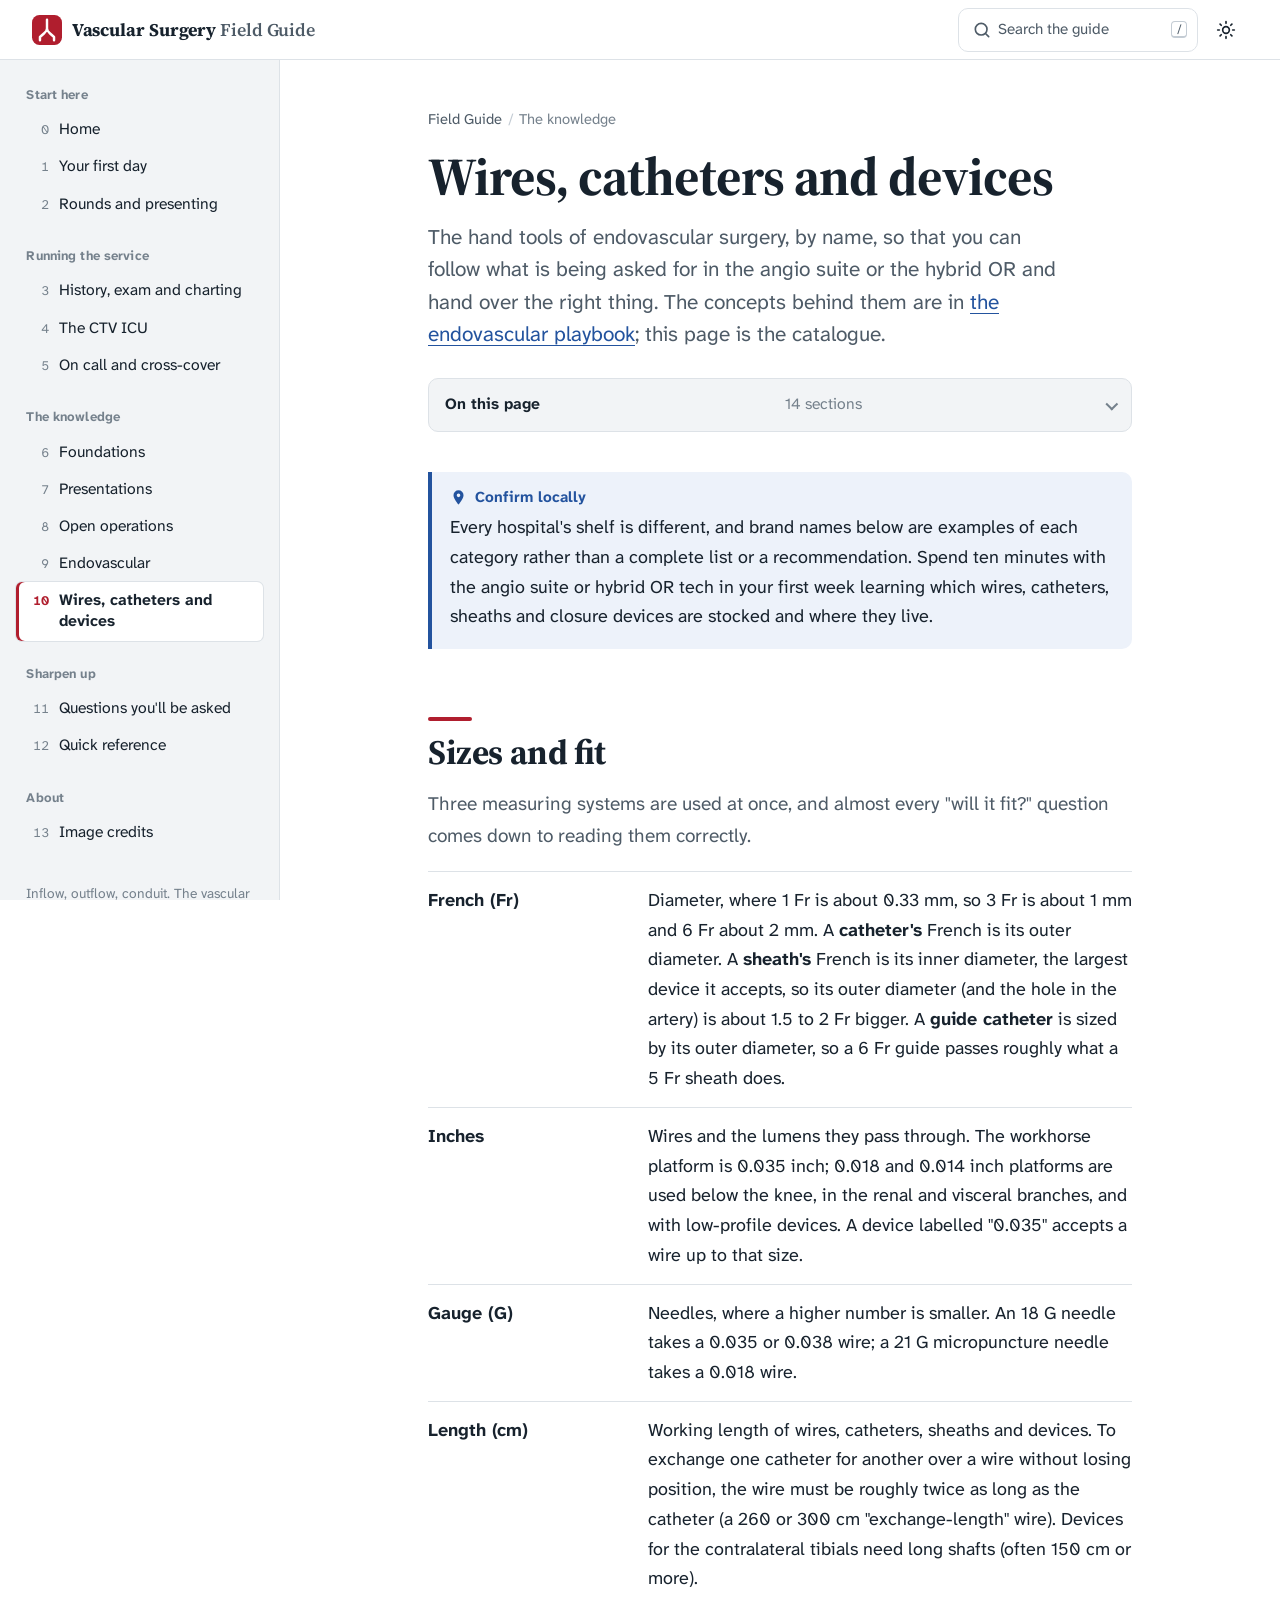
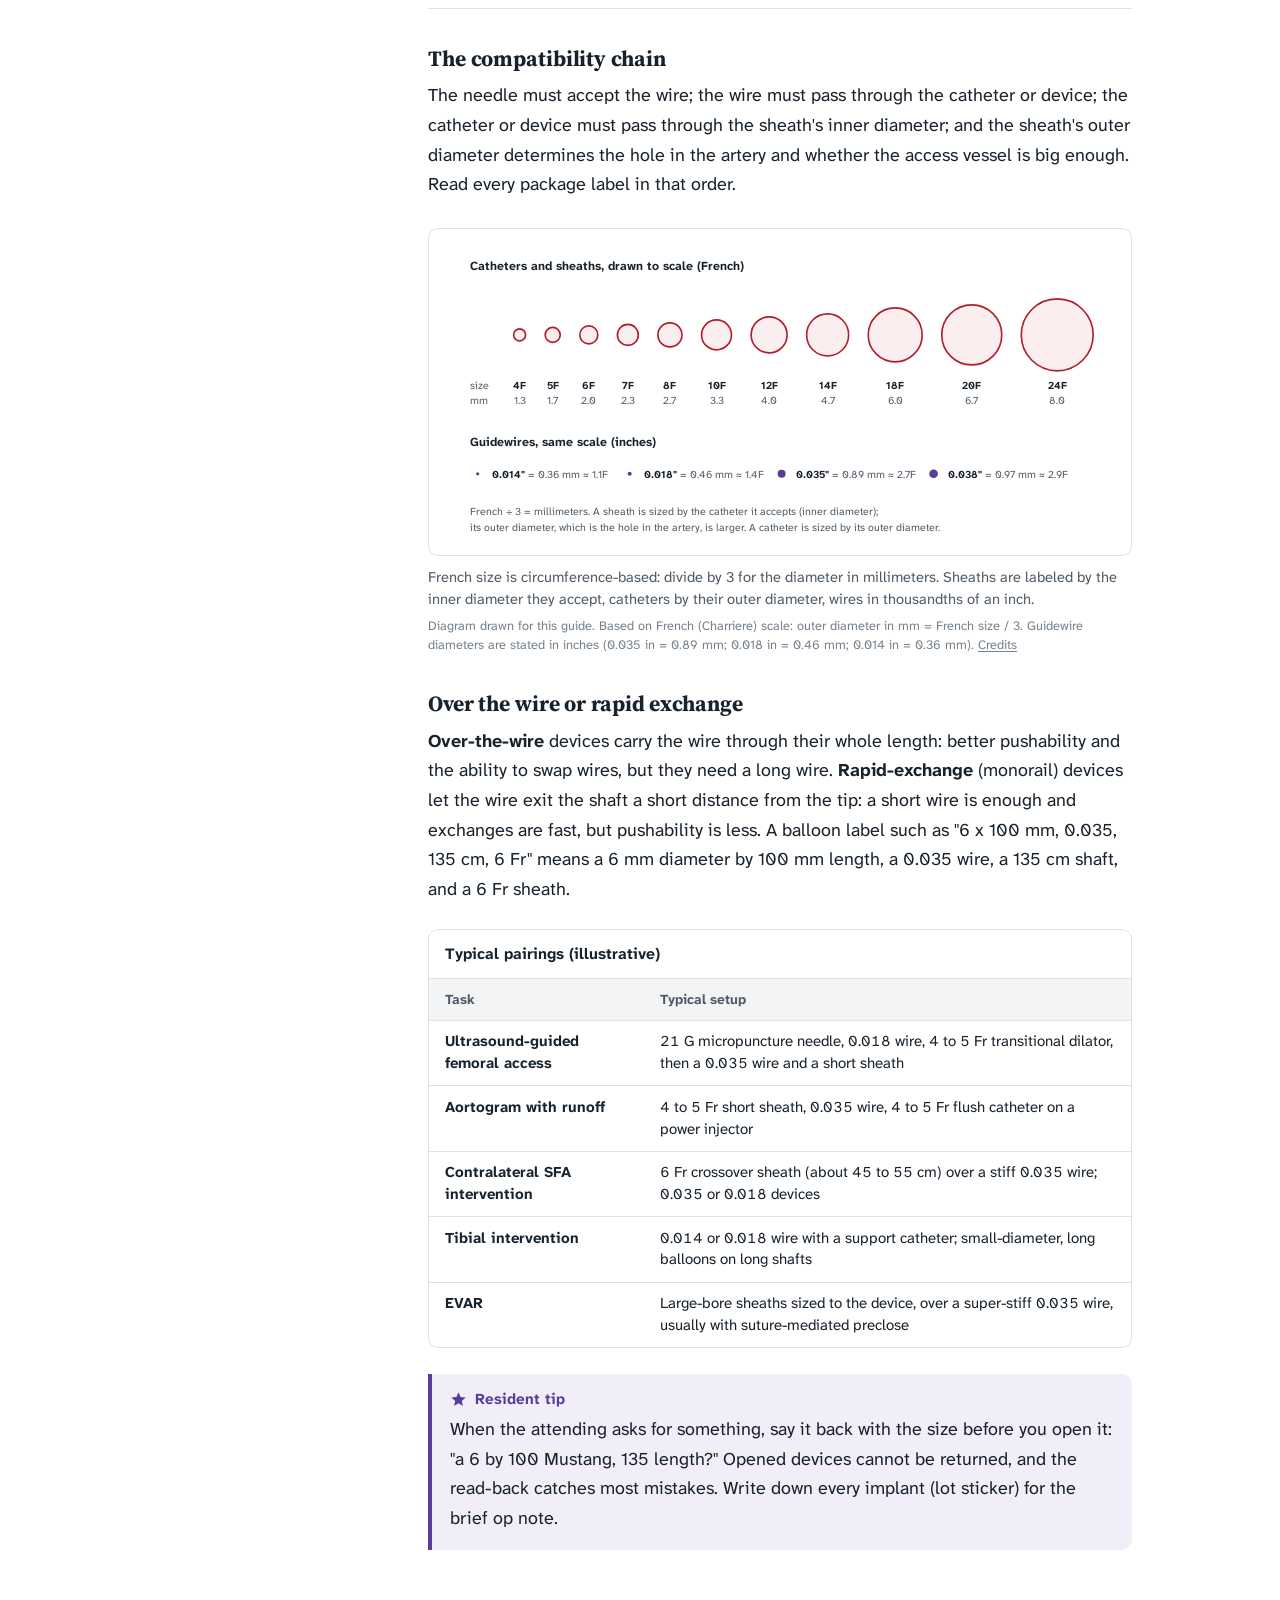
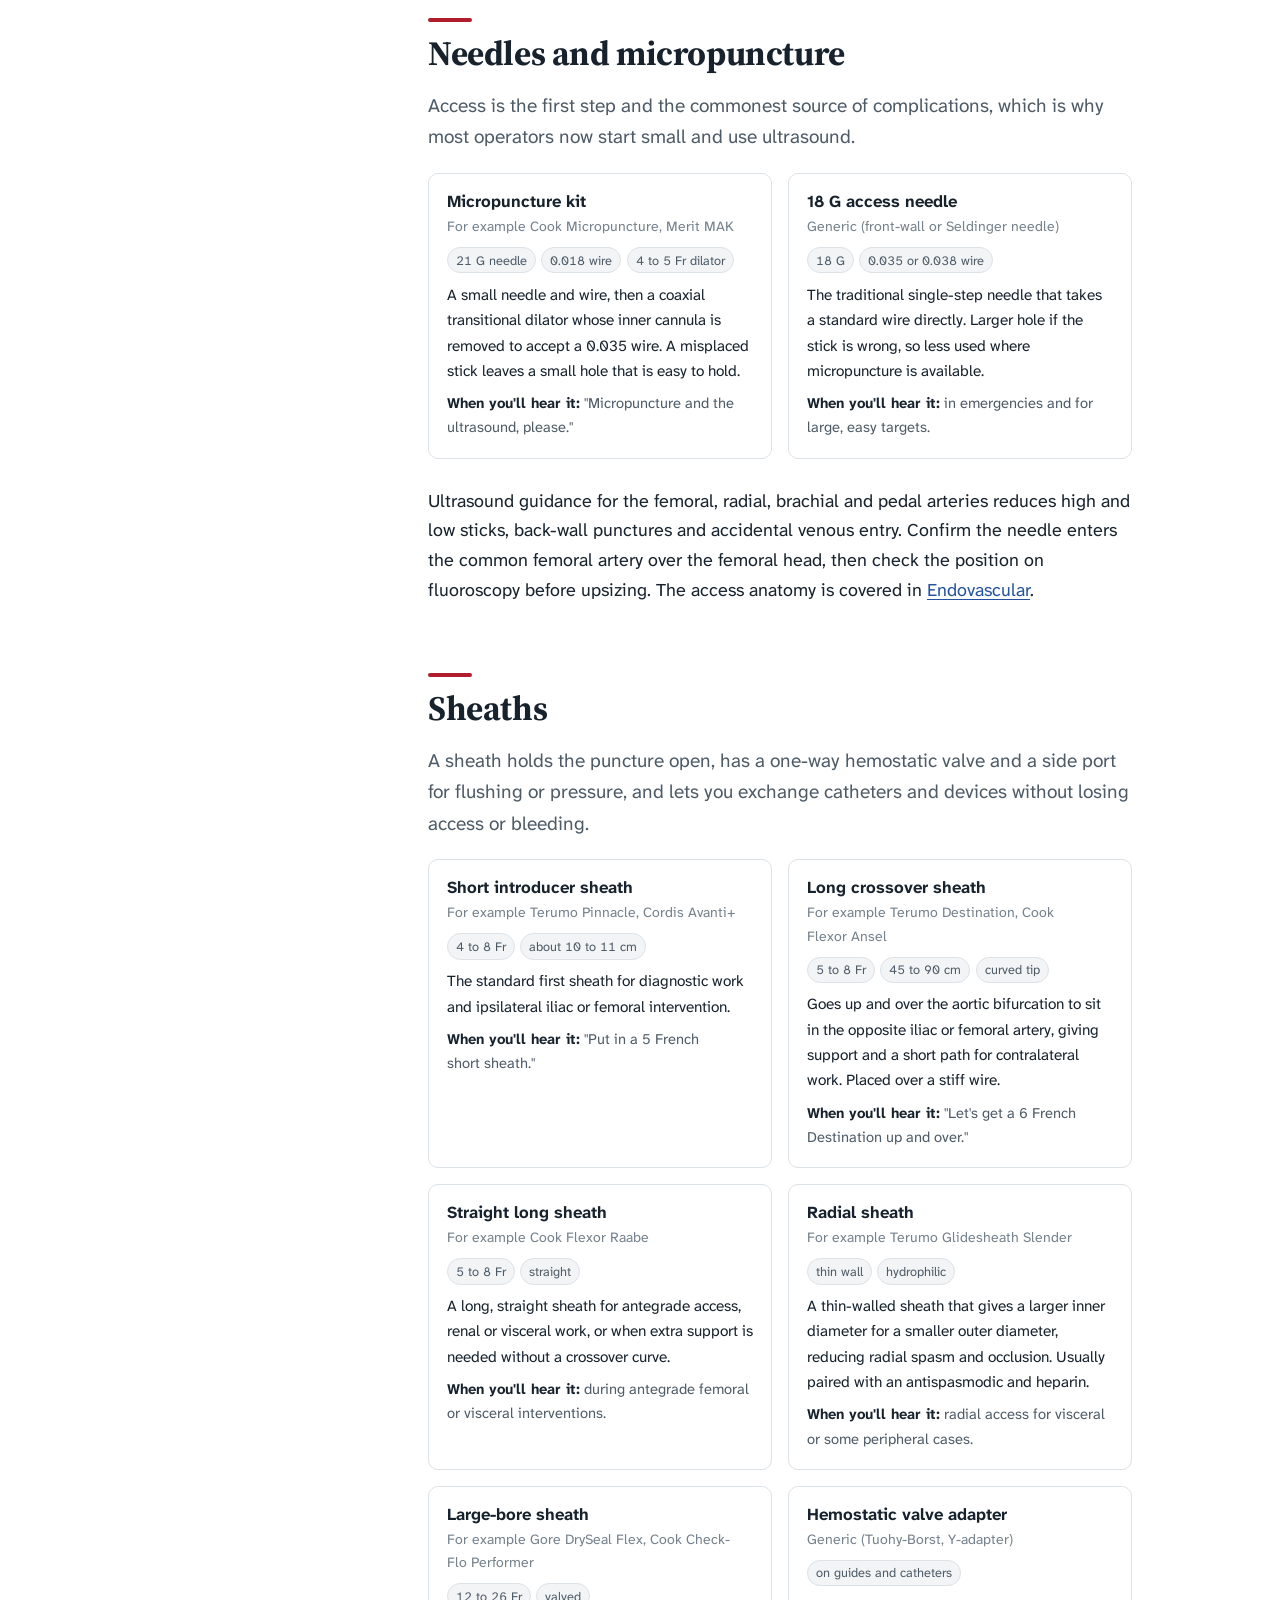
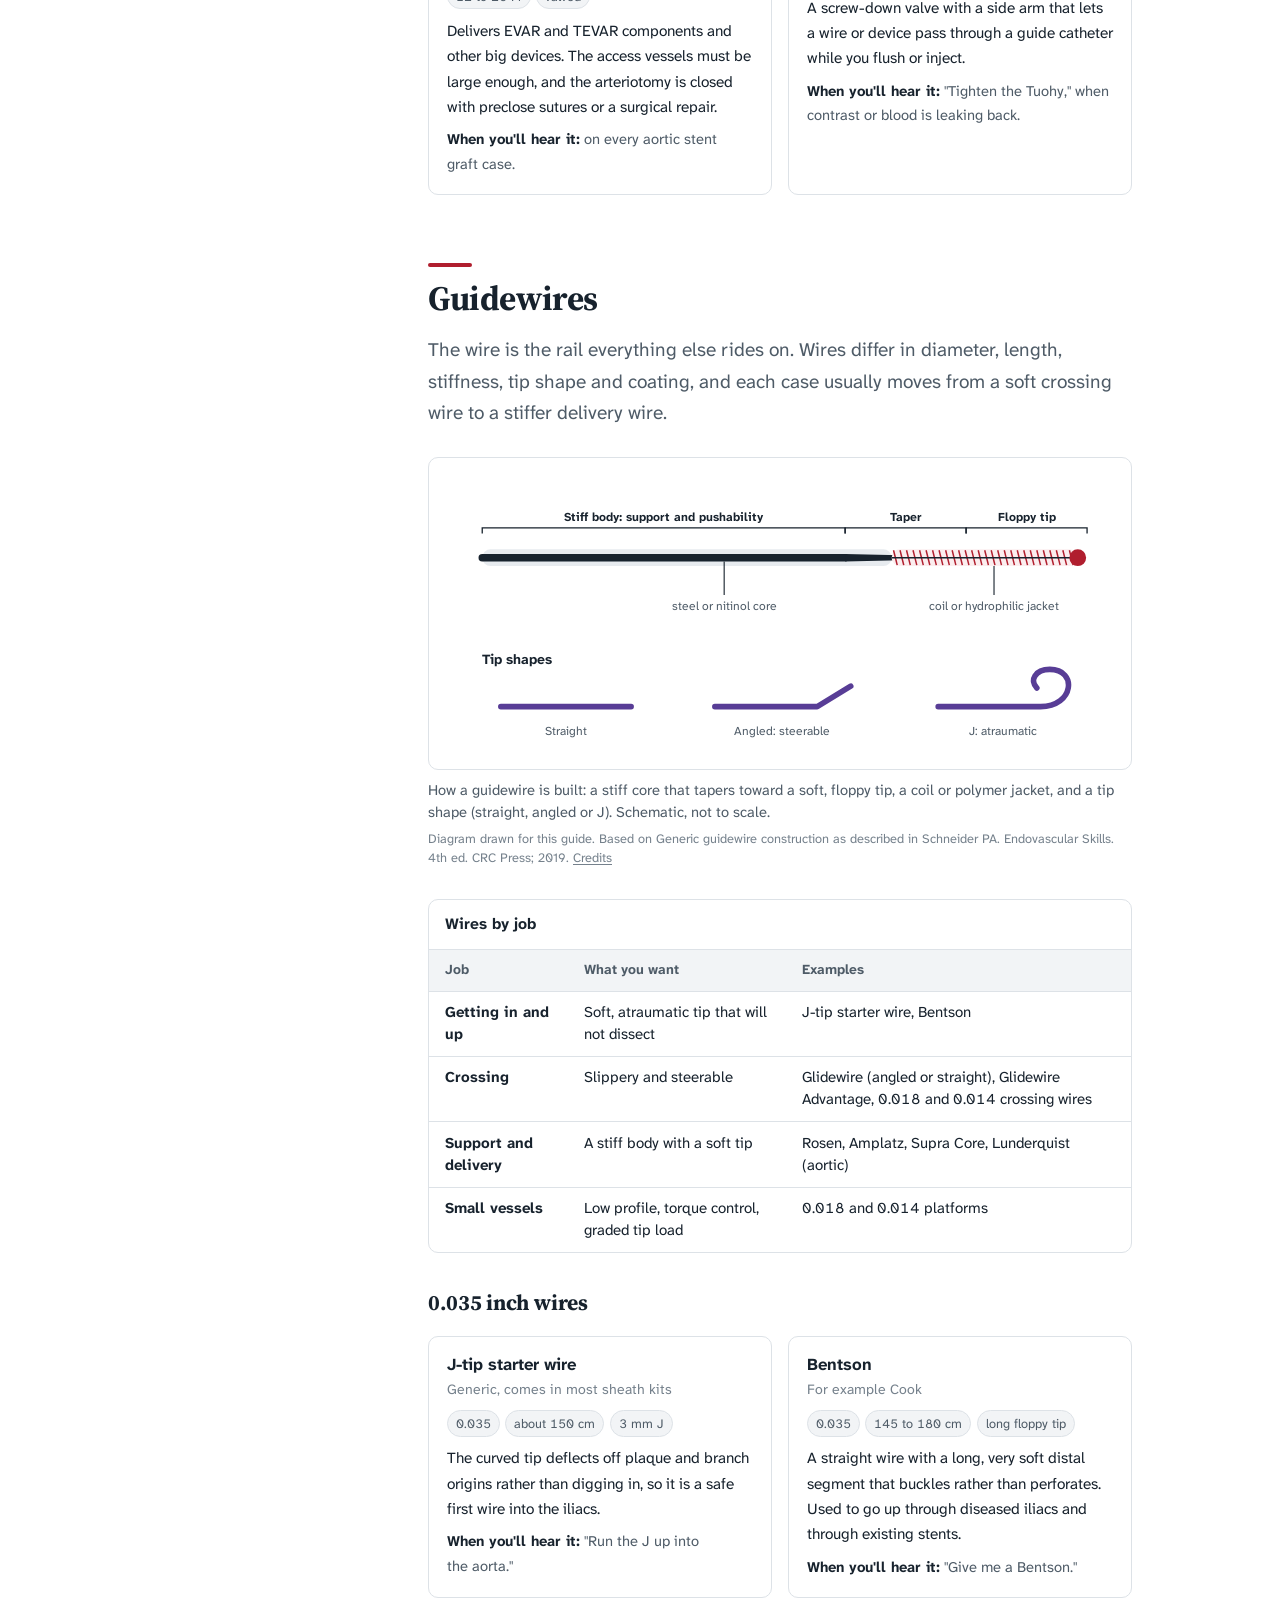
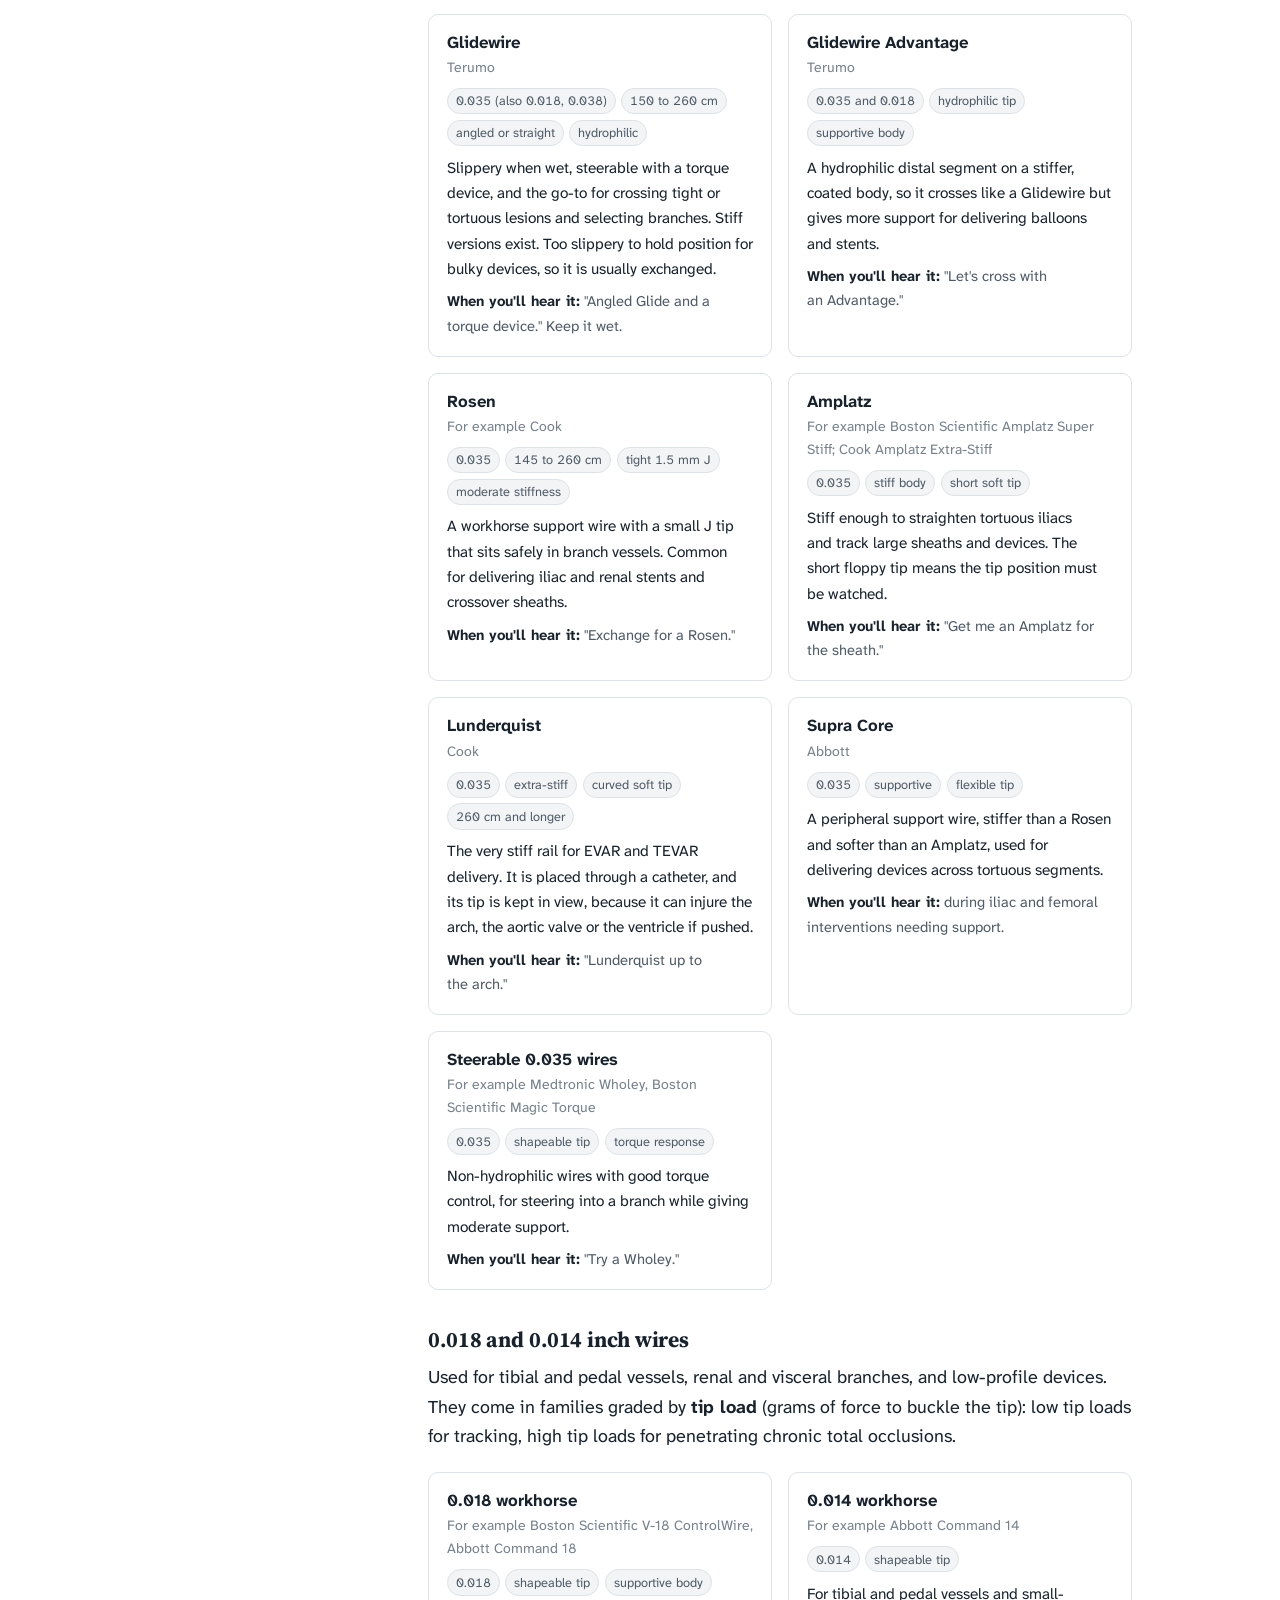
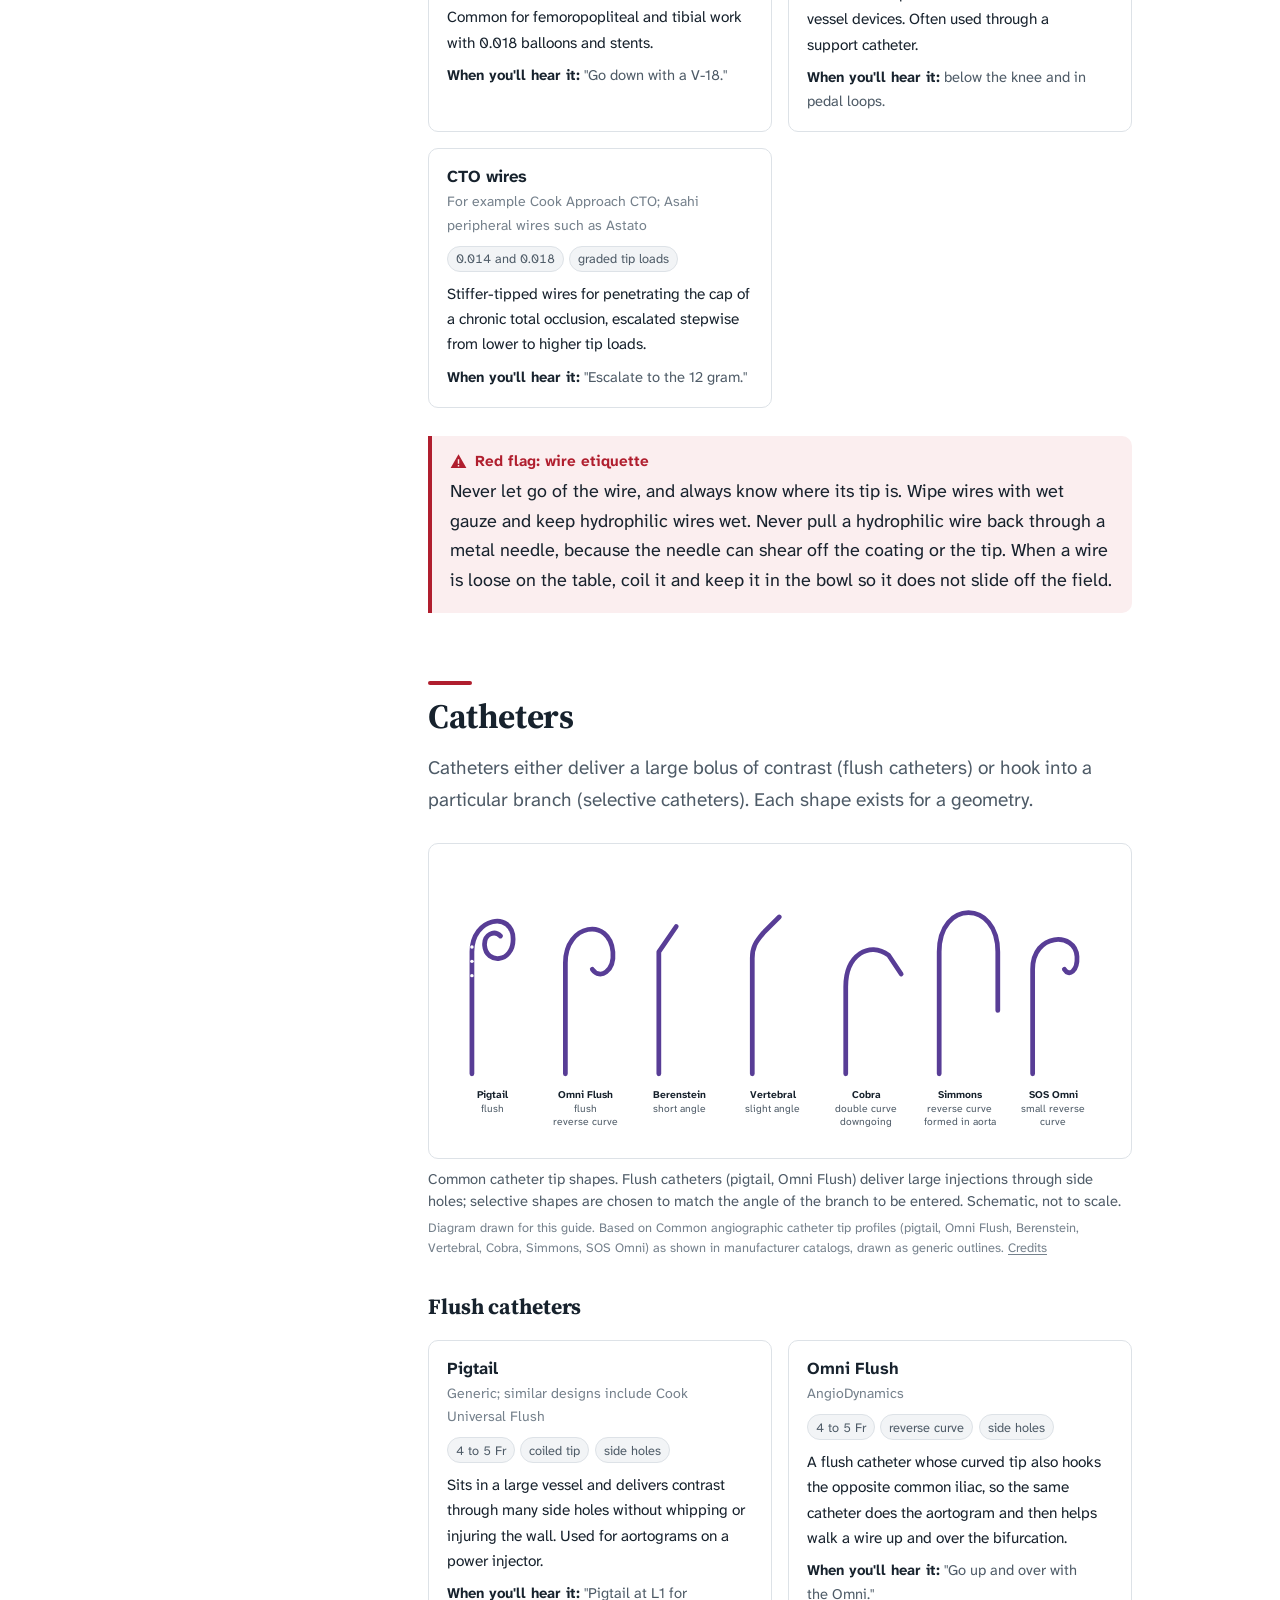
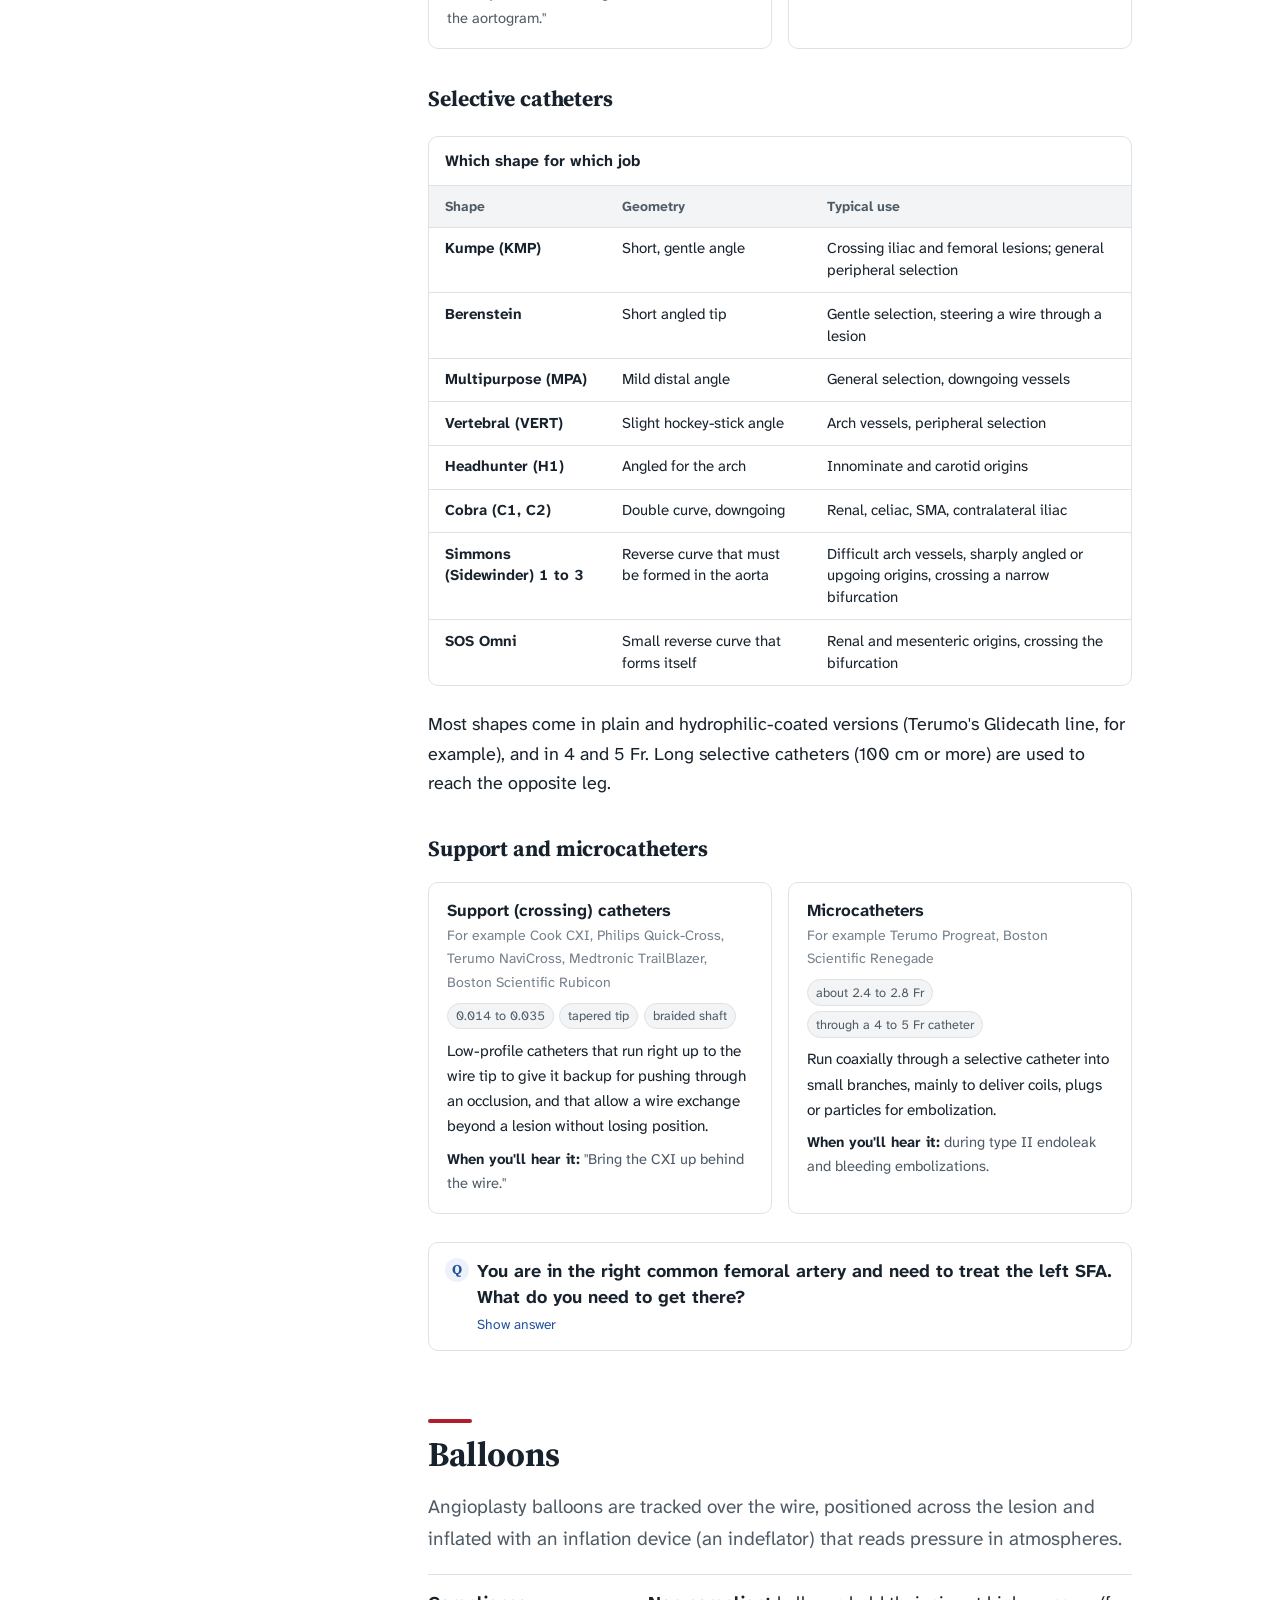
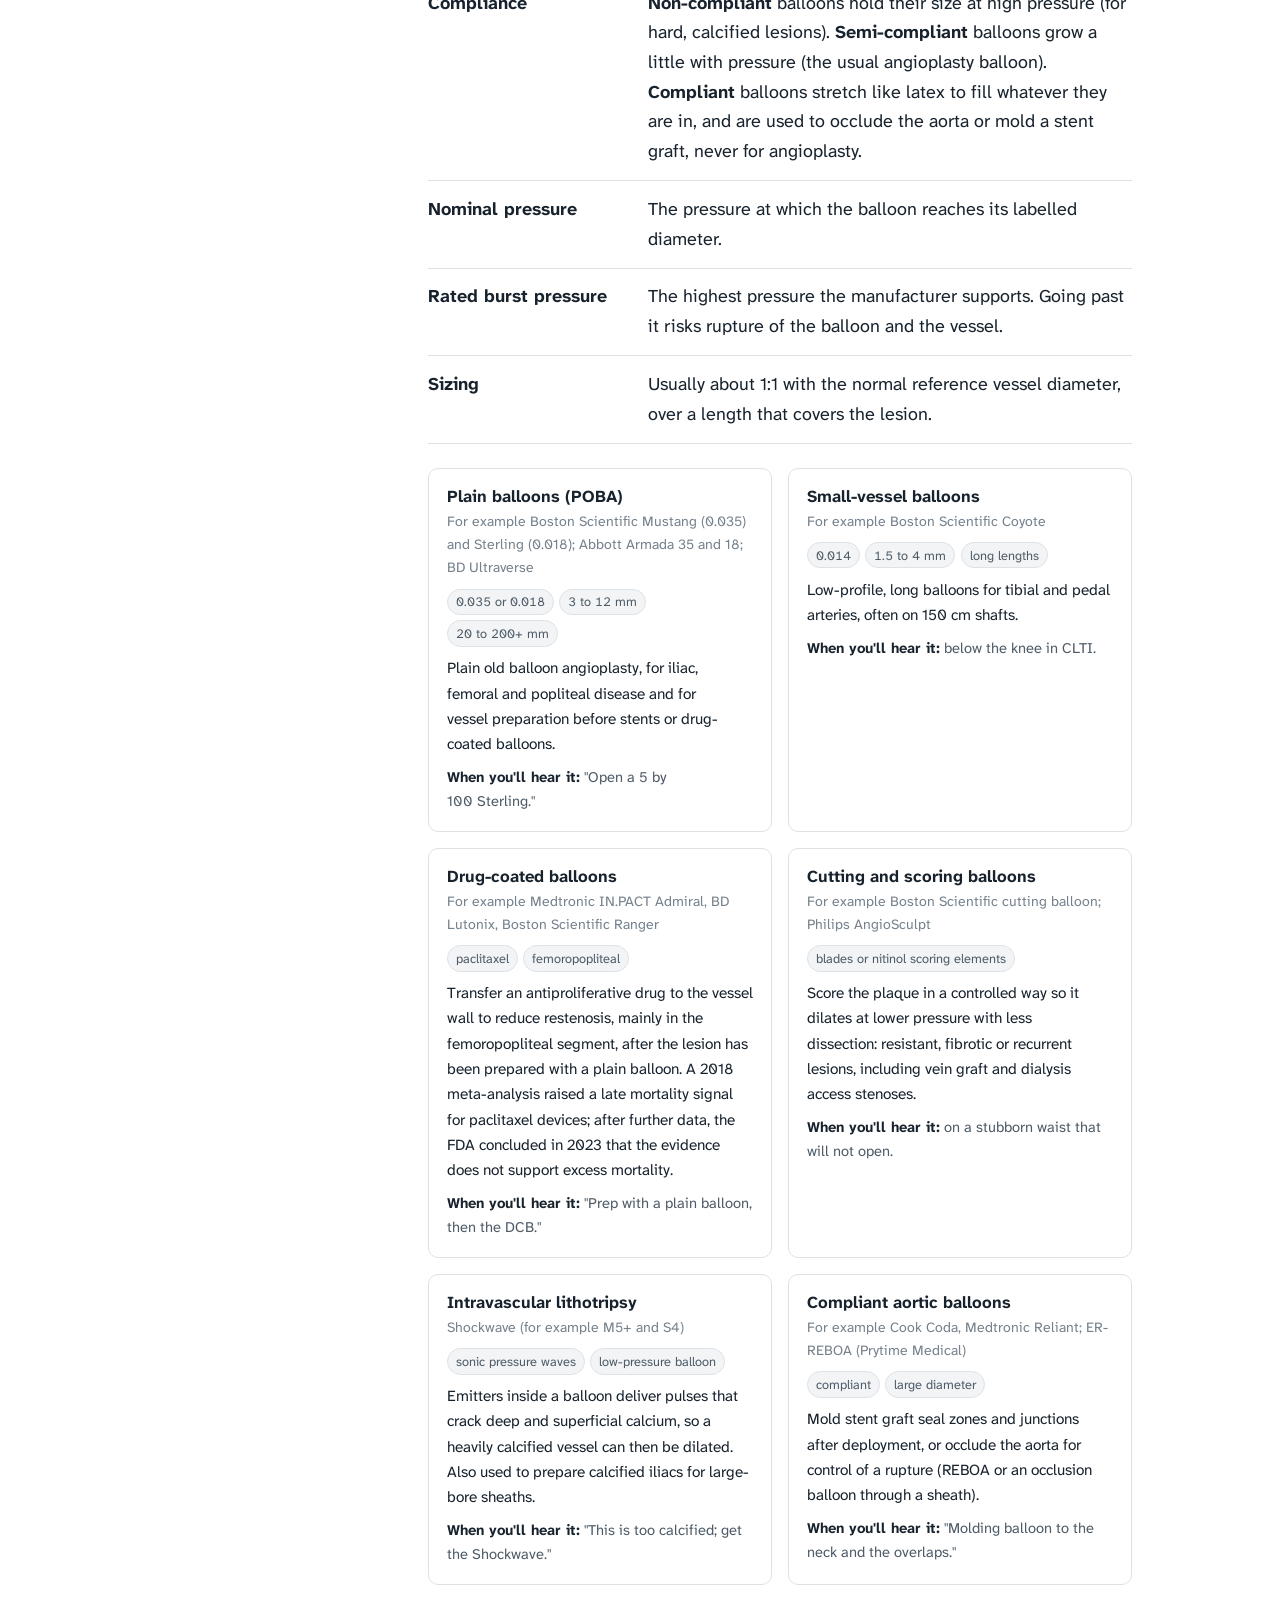
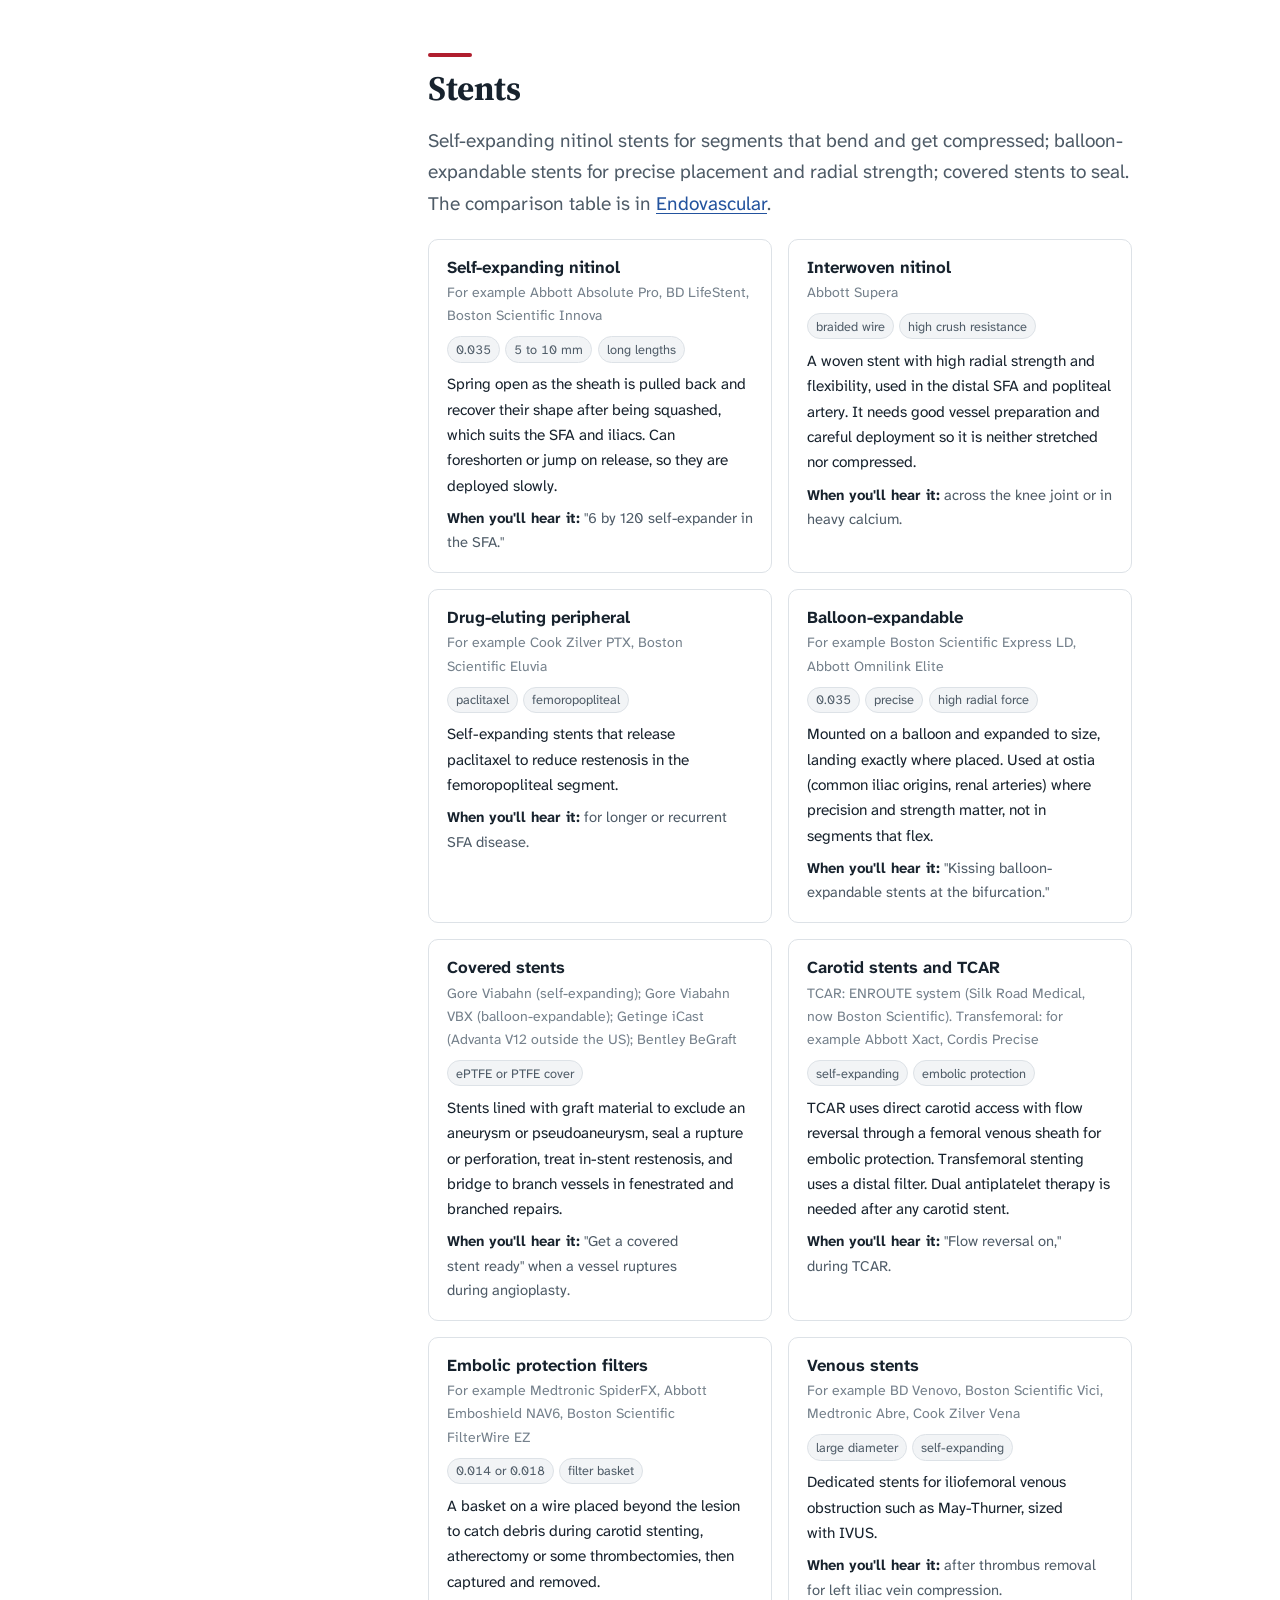
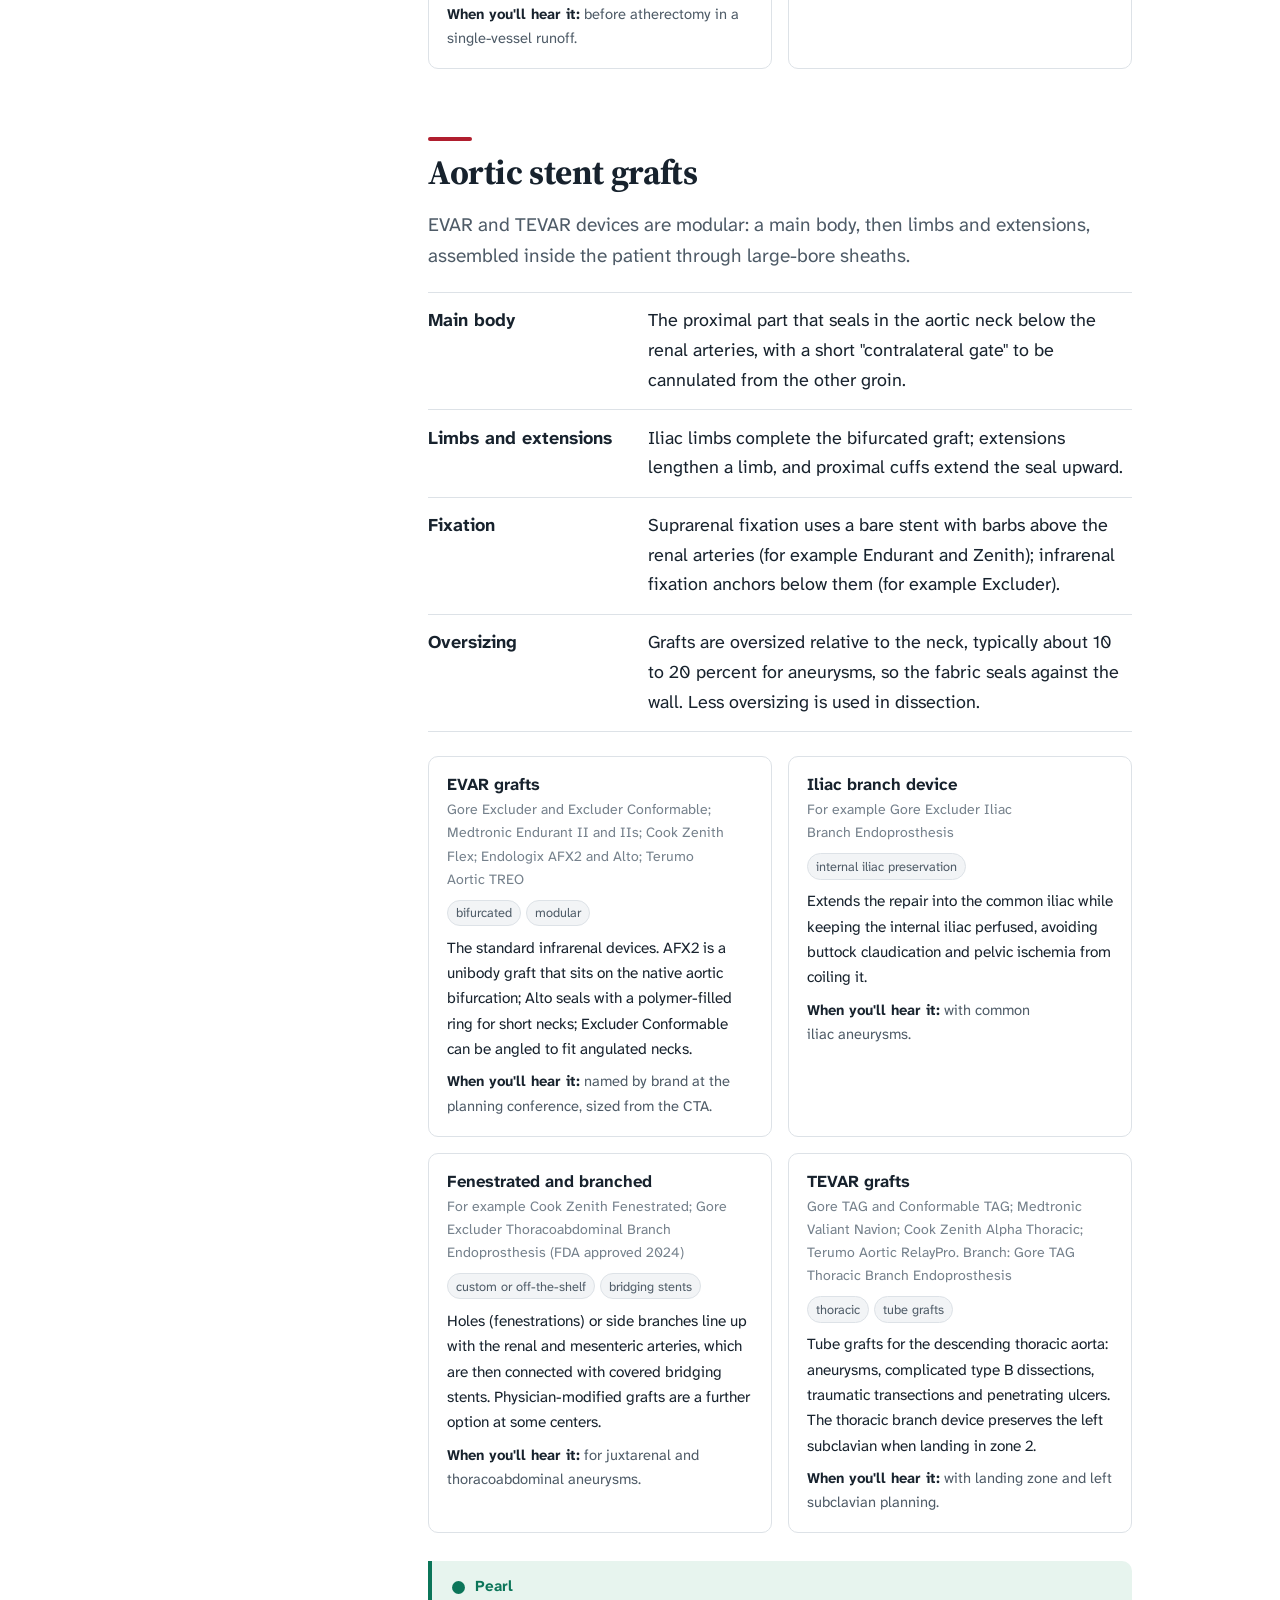
<file: devices.html>
<!DOCTYPE html>
<html lang="en">
<head>
<!-- @head -->
<meta charset="UTF-8">
<meta name="viewport" content="width=device-width, initial-scale=1">
<title>Wires, catheters and devices | Vascular Surgery Field Guide</title>
<meta name="description" content="Needles, sheaths, wires, catheters, balloons, stents, grafts and closure devices, by name.">
<meta name="theme-color" content="#FFFFFF" media="(prefers-color-scheme: light)">
<meta name="theme-color" content="#111A22" media="(prefers-color-scheme: dark)">
<link rel="icon" href="assets/favicon.svg" type="image/svg+xml">
<link rel="preconnect" href="https://fonts.googleapis.com">
<link rel="preconnect" href="https://fonts.gstatic.com" crossorigin>
<link rel="stylesheet" href="https://fonts.googleapis.com/css2?family=Atkinson+Hyperlegible+Next:ital,wght@0,400;0,600;0,700;1,400&family=Source+Serif+4:opsz,wght@8..60,600;8..60,700&display=swap">
<link rel="stylesheet" href="assets/styles.css?v=df72d687">
<script>(function(){var r=document.documentElement;r.classList.add('js');try{var t=localStorage.getItem('vfg-theme');if(t==='dark'||t==='light')r.setAttribute('data-theme',t);}catch(e){}})();</script>
<!-- /@head -->
</head>
<body>
<!-- @nav -->
<a class="skip" href="#main">Skip to content</a>
<header class="topbar">
  <button class="icon-btn menu-btn" type="button" data-nav-open aria-controls="rail" aria-expanded="false" aria-label="Open contents"><svg viewBox="0 0 24 24" fill="none" stroke="currentColor" stroke-width="2" stroke-linecap="round" aria-hidden="true"><path d="M4 7h16M4 12h16M4 17h16"/></svg></button>
  <a class="brand" href="index.html"><svg class="brand-mark" viewBox="0 0 32 32" aria-hidden="true"><rect width="32" height="32" rx="8" fill="#B01E2E"/><path d="M16 5v9.5c0 2.2-1.2 3.6-3 5L8.5 23.5V27M16 14.5c0 2.2 1.2 3.6 3 5l4.5 4V27" fill="none" stroke="#fff" stroke-width="2.6" stroke-linecap="round" stroke-linejoin="round"/></svg><span class="brand-name">Vascular Surgery <span>Field Guide</span></span></a>
  <div class="topbar-actions">
    <button class="icon-btn search-btn" type="button" data-search-open aria-label="Search the guide"><svg viewBox="0 0 24 24" fill="none" stroke="currentColor" stroke-width="2" stroke-linecap="round" aria-hidden="true"><circle cx="11" cy="11" r="7"/><path d="m20 20-3.5-3.5"/></svg><span class="lbl">Search the guide</span><kbd>/</kbd></button>
    <button class="icon-btn theme-btn" type="button" data-theme-toggle aria-label="Switch color theme"><svg class="sun" viewBox="0 0 24 24" fill="none" stroke="currentColor" stroke-width="2" stroke-linecap="round" aria-hidden="true"><circle cx="12" cy="12" r="4"/><path d="M12 2v2M12 20v2M4.9 4.9l1.4 1.4M17.7 17.7l1.4 1.4M2 12h2M20 12h2M4.9 19.1l1.4-1.4M17.7 6.3l1.4-1.4"/></svg><svg class="moon" viewBox="0 0 24 24" fill="none" stroke="currentColor" stroke-width="2" stroke-linecap="round" stroke-linejoin="round" aria-hidden="true"><path d="M20 14.5A8 8 0 1 1 9.5 4a6.5 6.5 0 0 0 10.5 10.5z"/></svg></button>
  </div>
</header>
<div class="scrim" data-nav-close></div>
<!-- /@nav -->
<div class="frame">
<!-- @rail -->
<nav class="rail" id="rail" aria-label="Guide contents">
  <div class="rail-close"><button class="icon-btn" type="button" data-nav-close aria-label="Close contents"><svg viewBox="0 0 24 24" fill="none" stroke="currentColor" stroke-width="2" stroke-linecap="round" aria-hidden="true"><path d="M6 6l12 12M18 6 6 18"/></svg></button></div>
  <div class="rail-group">
    <p class="rail-label">Start here</p>
    <ol>
      <li><a class="rail-link" href="index.html"><span class="rail-n">0</span>Home</a></li>
      <li><a class="rail-link" href="first-day.html"><span class="rail-n">1</span>Your first day</a></li>
      <li><a class="rail-link" href="rounds.html"><span class="rail-n">2</span>Rounds and presenting</a></li>
    </ol>
  </div>
  <div class="rail-group">
    <p class="rail-label">Running the service</p>
    <ol>
      <li><a class="rail-link" href="charting.html"><span class="rail-n">3</span>History, exam and charting</a></li>
      <li><a class="rail-link" href="ctv-icu.html"><span class="rail-n">4</span>The CTV ICU</a></li>
      <li><a class="rail-link" href="on-call.html"><span class="rail-n">5</span>On call and cross-cover</a></li>
    </ol>
  </div>
  <div class="rail-group">
    <p class="rail-label">The knowledge</p>
    <ol>
      <li><a class="rail-link" href="foundations.html"><span class="rail-n">6</span>Foundations</a></li>
      <li><a class="rail-link" href="presentations.html"><span class="rail-n">7</span>Presentations</a></li>
      <li><a class="rail-link" href="operations.html"><span class="rail-n">8</span>Open operations</a></li>
      <li><a class="rail-link" href="endovascular.html"><span class="rail-n">9</span>Endovascular</a></li>
      <li><a class="rail-link" href="devices.html" aria-current="page"><span class="rail-n">10</span>Wires, catheters and devices</a></li>
    </ol>
  </div>
  <div class="rail-group">
    <p class="rail-label">Sharpen up</p>
    <ol>
      <li><a class="rail-link" href="questions.html"><span class="rail-n">11</span>Questions you&#x27;ll be asked</a></li>
      <li><a class="rail-link" href="reference.html"><span class="rail-n">12</span>Quick reference</a></li>
    </ol>
  </div>
  <div class="rail-group">
    <p class="rail-label">About</p>
    <ol>
      <li><a class="rail-link" href="credits.html"><span class="rail-n">13</span>Image credits</a></li>
    </ol>
  </div>
  <p class="rail-note">Inflow, outflow, conduit. The vascular patient is always a cardiac patient.</p>
</nav>
<!-- /@rail -->
<main id="main" class="page" tabindex="-1">
  <header class="page-head">
    <!-- @crumb -->
<p class="crumb"><a href="index.html">Field Guide</a><span class="sep" aria-hidden="true">/</span>The knowledge</p>
<!-- /@crumb -->
    <h1>Wires, catheters and devices</h1>
    <p class="summary">The hand tools of endovascular surgery, by name, so that you can follow what is being asked for in the angio suite or the hybrid OR and hand over the right thing. The concepts behind them are in <a href="endovascular.html">the endovascular playbook</a>; this page is the catalogue.</p>
    <!-- @toc -->
<details class="toc-inline">
  <summary>On this page <span class="count">14 sections</span></summary>
  <ol>
    <li><a href="#basics">Sizes and fit</a></li>
    <li><a href="#needles">Needles and micropuncture</a></li>
    <li><a href="#sheaths">Sheaths</a></li>
    <li><a href="#wires">Guidewires</a></li>
    <li><a href="#catheters">Catheters</a></li>
    <li><a href="#balloons">Balloons</a></li>
    <li><a href="#stents">Stents</a></li>
    <li><a href="#stent-grafts">Aortic stent grafts</a></li>
    <li><a href="#thrombectomy">Thrombectomy and lysis</a></li>
    <li><a href="#atherectomy">Atherectomy</a></li>
    <li><a href="#reentry">Re-entry devices</a></li>
    <li><a href="#embolization-tools">Embolization and filters</a></li>
    <li><a href="#closure">Closure devices</a></li>
    <li><a href="#imaging-tools">IVUS, CO2 and injectors</a></li>
  </ol>
</details>
<!-- /@toc -->
  </header>

  <aside class="note local">
    <p class="note-label">Confirm locally</p>
    <p>Every hospital's shelf is different, and brand names below are examples of each category rather than a complete list or a recommendation. Spend ten minutes with the angio suite or hybrid OR tech in your first week learning which wires, catheters, sheaths and closure devices are stocked and where they live.</p>
  </aside>

  <section class="sec" id="basics" data-title="Sizes and fit" data-bed="arterial">
    <h2>Sizes and fit</h2>
    <p class="sec-lede">Three measuring systems are used at once, and almost every "will it fit?" question comes down to reading them correctly.</p>
    <dl class="terms">
      <div><dt>French (Fr)</dt><dd>Diameter, where 1 Fr is about 0.33 mm, so 3 Fr is about 1 mm and 6 Fr about 2 mm. A <strong>catheter's</strong> French is its outer diameter. A <strong>sheath's</strong> French is its inner diameter, the largest device it accepts, so its outer diameter (and the hole in the artery) is about 1.5 to 2 Fr bigger. A <strong>guide catheter</strong> is sized by its outer diameter, so a 6 Fr guide passes roughly what a 5 Fr sheath does.</dd></div>
      <div><dt>Inches</dt><dd>Wires and the lumens they pass through. The workhorse platform is 0.035 inch; 0.018 and 0.014 inch platforms are used below the knee, in the renal and visceral branches, and with low-profile devices. A device labelled "0.035" accepts a wire up to that size.</dd></div>
      <div><dt>Gauge (G)</dt><dd>Needles, where a higher number is smaller. An 18 G needle takes a 0.035 or 0.038 wire; a 21 G micropuncture needle takes a 0.018 wire.</dd></div>
      <div><dt>Length (cm)</dt><dd>Working length of wires, catheters, sheaths and devices. To exchange one catheter for another over a wire without losing position, the wire must be roughly twice as long as the catheter (a 260 or 300 cm "exchange-length" wire). Devices for the contralateral tibials need long shafts (often 150 cm or more).</dd></div>
    </dl>
    <h3>The compatibility chain</h3>
    <p>The needle must accept the wire; the wire must pass through the catheter or device; the catheter or device must pass through the sheath's inner diameter; and the sheath's outer diameter determines the hole in the artery and whether the access vessel is big enough. Read every package label in that order.</p>
    <!-- @fig french-scale -->
<figure class="fig" id="fig-french-scale">
  <div class="fig-media fig-diagram"><svg role="img" aria-label="Circles drawn to scale for 4, 5, 6, 7, 8, 10, 12, 14, 18 and 24 French with their diameters in millimeters, and dots for 0.014, 0.018 and 0.035 inch wires." focusable="false" xmlns="http://www.w3.org/2000/svg" viewBox="0 0 820 360" class="dg">
<style>
.dg text{font-family:"Atkinson Hyperlegible Next",system-ui,-apple-system,"Segoe UI",sans-serif;font-size:15px;fill:var(--ink-2,#4E5B67)}
.dg .th{fill:var(--ink,#17222D);font-weight:700}
.dg .sm{font-size:13px}
.dg .ink{stroke:var(--ink,#17222D);fill:none}
.dg .inkf{fill:var(--ink,#17222D)}
.dg .rule{stroke:var(--rule-2,#C4CCD4);fill:none}
.dg .sunk{fill:var(--sunk,#E7EBEF)}
.dg .sheet{fill:var(--sheet,#FFFFFF)}
.dg .wall{stroke:var(--artery,#B01E2E);fill:none}
.dg .lumen{fill:var(--artery-tint,#FBEEEF)}
.dg .tube-o{stroke:var(--artery,#B01E2E);fill:none;stroke-linecap:round;stroke-linejoin:round}
.dg .tube-i{stroke:var(--artery-tint,#FBEEEF);fill:none;stroke-linecap:round;stroke-linejoin:round}
.dg .artf{fill:var(--artery,#B01E2E)}
.dg .artl{stroke:var(--artery,#B01E2E);fill:none}
.dg .graft{stroke:var(--pearl,#0B7559);fill:var(--pearl-tint,#E7F4EE)}
.dg .graftl{stroke:var(--pearl,#0B7559);fill:none;stroke-linecap:round;stroke-linejoin:round}
.dg .graftf{fill:var(--pearl,#0B7559)}
.dg .clot{fill:var(--mnem,#8A5A00);fill-opacity:.8}
.dg .vein{stroke:var(--vein,#23539E);fill:none}
.dg .veinf{fill:var(--vein,#23539E)}
.dg .dev{stroke:var(--tip,#583D96);fill:none;stroke-linecap:round;stroke-linejoin:round}
.dg .devf{fill:var(--tip,#583D96)}
.dg .ghost{stroke:var(--rule-2,#C4CCD4);fill:none;stroke-dasharray:6 6;stroke-linecap:round}
</style>
<text x="30" y="176" class="sm">size</text><text x="30" y="194" class="sm">mm</text>
<text x="30" y="30" class="th">Catheters and sheaths, drawn to scale (French)</text>
<circle cx="91.3" cy="110" r="7.3" class="lumen"/><circle cx="91.3" cy="110" r="7.3" class="wall" stroke-width="2"/>
<text x="91.3" y="176" text-anchor="middle" class="th sm">4F</text>
<text x="91.3" y="194" text-anchor="middle" class="sm">1.3</text>
<circle cx="131.8" cy="110" r="9.2" class="lumen"/><circle cx="131.8" cy="110" r="9.2" class="wall" stroke-width="2"/>
<text x="131.8" y="176" text-anchor="middle" class="th sm">5F</text>
<text x="131.8" y="194" text-anchor="middle" class="sm">1.7</text>
<circle cx="176.0" cy="110" r="11.0" class="lumen"/><circle cx="176.0" cy="110" r="11.0" class="wall" stroke-width="2"/>
<text x="176.0" y="176" text-anchor="middle" class="th sm">6F</text>
<text x="176.0" y="194" text-anchor="middle" class="sm">2.0</text>
<circle cx="223.8" cy="110" r="12.8" class="lumen"/><circle cx="223.8" cy="110" r="12.8" class="wall" stroke-width="2"/>
<text x="223.8" y="176" text-anchor="middle" class="th sm">7F</text>
<text x="223.8" y="194" text-anchor="middle" class="sm">2.3</text>
<circle cx="275.3" cy="110" r="14.7" class="lumen"/><circle cx="275.3" cy="110" r="14.7" class="wall" stroke-width="2"/>
<text x="275.3" y="176" text-anchor="middle" class="th sm">8F</text>
<text x="275.3" y="194" text-anchor="middle" class="sm">2.7</text>
<circle cx="332.3" cy="110" r="18.3" class="lumen"/><circle cx="332.3" cy="110" r="18.3" class="wall" stroke-width="2"/>
<text x="332.3" y="176" text-anchor="middle" class="th sm">10F</text>
<text x="332.3" y="194" text-anchor="middle" class="sm">3.3</text>
<circle cx="396.7" cy="110" r="22.0" class="lumen"/><circle cx="396.7" cy="110" r="22.0" class="wall" stroke-width="2"/>
<text x="396.7" y="176" text-anchor="middle" class="th sm">12F</text>
<text x="396.7" y="194" text-anchor="middle" class="sm">4.0</text>
<circle cx="468.3" cy="110" r="25.7" class="lumen"/><circle cx="468.3" cy="110" r="25.7" class="wall" stroke-width="2"/>
<text x="468.3" y="176" text-anchor="middle" class="th sm">14F</text>
<text x="468.3" y="194" text-anchor="middle" class="sm">4.7</text>
<circle cx="551.0" cy="110" r="33.0" class="lumen"/><circle cx="551.0" cy="110" r="33.0" class="wall" stroke-width="2"/>
<text x="551.0" y="176" text-anchor="middle" class="th sm">18F</text>
<text x="551.0" y="194" text-anchor="middle" class="sm">6.0</text>
<circle cx="644.7" cy="110" r="36.7" class="lumen"/><circle cx="644.7" cy="110" r="36.7" class="wall" stroke-width="2"/>
<text x="644.7" y="176" text-anchor="middle" class="th sm">20F</text>
<text x="644.7" y="194" text-anchor="middle" class="sm">6.7</text>
<circle cx="749.3" cy="110" r="44.0" class="lumen"/><circle cx="749.3" cy="110" r="44.0" class="wall" stroke-width="2"/>
<text x="749.3" y="176" text-anchor="middle" class="th sm">24F</text>
<text x="749.3" y="194" text-anchor="middle" class="sm">8.0</text>
<text x="30" y="246" class="th">Guidewires, same scale (inches)</text>
<circle cx="40" cy="280" r="1.96" class="devf"/>
<text x="58" y="285" class="sm"><tspan class="th">0.014"</tspan> = 0.36 mm ≈ 1.1F</text>
<circle cx="226" cy="280" r="2.51" class="devf"/>
<text x="244" y="285" class="sm"><tspan class="th">0.018"</tspan> = 0.46 mm ≈ 1.4F</text>
<circle cx="412" cy="280" r="4.89" class="devf"/>
<text x="430" y="285" class="sm"><tspan class="th">0.035"</tspan> = 0.89 mm ≈ 2.7F</text>
<circle cx="598" cy="280" r="5.31" class="devf"/>
<text x="616" y="285" class="sm"><tspan class="th">0.038"</tspan> = 0.97 mm ≈ 2.9F</text>
<text x="30" y="330" class="sm">French ÷ 3 = millimeters. A sheath is sized by the catheter it accepts (inner diameter);</text>
<text x="30" y="350" class="sm">its outer diameter, which is the hole in the artery, is larger. A catheter is sized by its outer diameter.</text>
</svg></div>
  <figcaption>French size is circumference-based: divide by 3 for the diameter in millimeters. Sheaths are labeled by the inner diameter they accept, catheters by their outer diameter, wires in thousandths of an inch. <span class="fig-credit">Diagram drawn for this guide. Based on French (Charriere) scale: outer diameter in mm = French size / 3. Guidewire diameters are stated in inches (0.035 in = 0.89 mm; 0.018 in = 0.46 mm; 0.014 in = 0.36 mm). <a href="credits.html#credit-french-scale">Credits</a></span></figcaption>
</figure>
<!-- /@fig french-scale -->
    <h3>Over the wire or rapid exchange</h3>
    <p><strong>Over-the-wire</strong> devices carry the wire through their whole length: better pushability and the ability to swap wires, but they need a long wire. <strong>Rapid-exchange</strong> (monorail) devices let the wire exit the shaft a short distance from the tip: a short wire is enough and exchanges are fast, but pushability is less. A balloon label such as "6 x 100 mm, 0.035, 135 cm, 6 Fr" means a 6 mm diameter by 100 mm length, a 0.035 wire, a 135 cm shaft, and a 6 Fr sheath.</p>
    <div class="table-wrap"><table class="data">
      <caption>Typical pairings (illustrative)</caption>
      <thead><tr><th scope="col">Task</th><th scope="col">Typical setup</th></tr></thead>
      <tbody>
        <tr><th scope="row">Ultrasound-guided femoral access</th><td>21 G micropuncture needle, 0.018 wire, 4 to 5 Fr transitional dilator, then a 0.035 wire and a short sheath</td></tr>
        <tr><th scope="row">Aortogram with runoff</th><td>4 to 5 Fr short sheath, 0.035 wire, 4 to 5 Fr flush catheter on a power injector</td></tr>
        <tr><th scope="row">Contralateral SFA intervention</th><td>6 Fr crossover sheath (about 45 to 55 cm) over a stiff 0.035 wire; 0.035 or 0.018 devices</td></tr>
        <tr><th scope="row">Tibial intervention</th><td>0.014 or 0.018 wire with a support catheter; small-diameter, long balloons on long shafts</td></tr>
        <tr><th scope="row">EVAR</th><td>Large-bore sheaths sized to the device, over a super-stiff 0.035 wire, usually with suture-mediated preclose</td></tr>
      </tbody>
    </table></div>
    <aside class="note tip">
      <p class="note-label">Resident tip</p>
      <p>When the attending asks for something, say it back with the size before you open it: "a 6 by 100 Mustang, 135 length?" Opened devices cannot be returned, and the read-back catches most mistakes. Write down every implant (lot sticker) for the brief op note.</p>
    </aside>
  </section>

  <section class="sec" id="needles" data-title="Needles and micropuncture" data-bed="arterial">
    <h2>Needles and micropuncture</h2>
    <p class="sec-lede">Access is the first step and the commonest source of complications, which is why most operators now start small and use ultrasound.</p>
    <!-- @fig seldinger-set --><!-- /@fig seldinger-set -->
    <div class="device-grid">
      <article class="device">
        <h4>Micropuncture kit</h4>
        <p class="brands">For example Cook Micropuncture, Merit MAK</p>
        <ul class="spec"><li>21 G needle</li><li>0.018 wire</li><li>4 to 5 Fr dilator</li></ul>
        <p>A small needle and wire, then a coaxial transitional dilator whose inner cannula is removed to accept a 0.035 wire. A misplaced stick leaves a small hole that is easy to hold.</p>
        <p class="ask"><b>When you'll hear it:</b> "Micropuncture and the ultrasound, please."</p>
      </article>
      <article class="device">
        <h4>18 G access needle</h4>
        <p class="brands">Generic (front-wall or Seldinger needle)</p>
        <ul class="spec"><li>18 G</li><li>0.035 or 0.038 wire</li></ul>
        <p>The traditional single-step needle that takes a standard wire directly. Larger hole if the stick is wrong, so less used where micropuncture is available.</p>
        <p class="ask"><b>When you'll hear it:</b> in emergencies and for large, easy targets.</p>
      </article>
    </div>
    <p>Ultrasound guidance for the femoral, radial, brachial and pedal arteries reduces high and low sticks, back-wall punctures and accidental venous entry. Confirm the needle enters the common femoral artery over the femoral head, then check the position on fluoroscopy before upsizing. The access anatomy is covered in <a href="endovascular.html#access">Endovascular</a>.</p>
  </section>

  <section class="sec" id="sheaths" data-title="Sheaths" data-bed="arterial">
    <h2>Sheaths</h2>
    <p class="sec-lede">A sheath holds the puncture open, has a one-way hemostatic valve and a side port for flushing or pressure, and lets you exchange catheters and devices without losing access or bleeding.</p>
    <!-- @fig introducer-sheaths --><!-- /@fig introducer-sheaths -->
    <div class="device-grid">
      <article class="device">
        <h4>Short introducer sheath</h4>
        <p class="brands">For example Terumo Pinnacle, Cordis Avanti+</p>
        <ul class="spec"><li>4 to 8 Fr</li><li>about 10 to 11 cm</li></ul>
        <p>The standard first sheath for diagnostic work and ipsilateral iliac or femoral intervention.</p>
        <p class="ask"><b>When you'll hear it:</b> "Put in a 5 French short sheath."</p>
      </article>
      <article class="device">
        <h4>Long crossover sheath</h4>
        <p class="brands">For example Terumo Destination, Cook Flexor Ansel</p>
        <ul class="spec"><li>5 to 8 Fr</li><li>45 to 90 cm</li><li>curved tip</li></ul>
        <p>Goes up and over the aortic bifurcation to sit in the opposite iliac or femoral artery, giving support and a short path for contralateral work. Placed over a stiff wire.</p>
        <p class="ask"><b>When you'll hear it:</b> "Let's get a 6 French Destination up and over."</p>
      </article>
      <article class="device">
        <h4>Straight long sheath</h4>
        <p class="brands">For example Cook Flexor Raabe</p>
        <ul class="spec"><li>5 to 8 Fr</li><li>straight</li></ul>
        <p>A long, straight sheath for antegrade access, renal or visceral work, or when extra support is needed without a crossover curve.</p>
        <p class="ask"><b>When you'll hear it:</b> during antegrade femoral or visceral interventions.</p>
      </article>
      <article class="device">
        <h4>Radial sheath</h4>
        <p class="brands">For example Terumo Glidesheath Slender</p>
        <ul class="spec"><li>thin wall</li><li>hydrophilic</li></ul>
        <p>A thin-walled sheath that gives a larger inner diameter for a smaller outer diameter, reducing radial spasm and occlusion. Usually paired with an antispasmodic and heparin.</p>
        <p class="ask"><b>When you'll hear it:</b> radial access for visceral or some peripheral cases.</p>
      </article>
      <article class="device">
        <h4>Large-bore sheath</h4>
        <p class="brands">For example Gore DrySeal Flex, Cook Check-Flo Performer</p>
        <ul class="spec"><li>12 to 26 Fr</li><li>valved</li></ul>
        <p>Delivers EVAR and TEVAR components and other big devices. The access vessels must be large enough, and the arteriotomy is closed with preclose sutures or a surgical repair.</p>
        <p class="ask"><b>When you'll hear it:</b> on every aortic stent graft case.</p>
      </article>
      <article class="device">
        <h4>Hemostatic valve adapter</h4>
        <p class="brands">Generic (Tuohy-Borst, Y-adapter)</p>
        <ul class="spec"><li>on guides and catheters</li></ul>
        <p>A screw-down valve with a side arm that lets a wire or device pass through a guide catheter while you flush or inject.</p>
        <p class="ask"><b>When you'll hear it:</b> "Tighten the Tuohy," when contrast or blood is leaking back.</p>
      </article>
    </div>
  </section>

  <section class="sec" id="wires" data-title="Guidewires" data-bed="arterial">
    <h2>Guidewires</h2>
    <p class="sec-lede">The wire is the rail everything else rides on. Wires differ in diameter, length, stiffness, tip shape and coating, and each case usually moves from a soft crossing wire to a stiffer delivery wire.</p>
    <!-- @fig guidewire-anatomy -->
<figure class="fig" id="fig-guidewire-anatomy">
  <div class="fig-media fig-diagram"><svg role="img" aria-label="Schematic of a guidewire showing the core wire tapering inside a coil, with straight, angled and J-shaped tip options." focusable="false" xmlns="http://www.w3.org/2000/svg" viewBox="0 0 720 300" class="dg">
<style>
.dg text{font-family:"Atkinson Hyperlegible Next",system-ui,-apple-system,"Segoe UI",sans-serif;font-size:15px;fill:var(--ink-2,#4E5B67)}
.dg .th{fill:var(--ink,#17222D);font-weight:700}
.dg .sm{font-size:13px}
.dg .ink{stroke:var(--ink,#17222D);fill:none}
.dg .inkf{fill:var(--ink,#17222D)}
.dg .rule{stroke:var(--rule-2,#C4CCD4);fill:none}
.dg .sunk{fill:var(--sunk,#E7EBEF)}
.dg .sheet{fill:var(--sheet,#FFFFFF)}
.dg .wall{stroke:var(--artery,#B01E2E);fill:none}
.dg .lumen{fill:var(--artery-tint,#FBEEEF)}
.dg .tube-o{stroke:var(--artery,#B01E2E);fill:none;stroke-linecap:round;stroke-linejoin:round}
.dg .tube-i{stroke:var(--artery-tint,#FBEEEF);fill:none;stroke-linecap:round;stroke-linejoin:round}
.dg .artf{fill:var(--artery,#B01E2E)}
.dg .artl{stroke:var(--artery,#B01E2E);fill:none}
.dg .graft{stroke:var(--pearl,#0B7559);fill:var(--pearl-tint,#E7F4EE)}
.dg .graftl{stroke:var(--pearl,#0B7559);fill:none;stroke-linecap:round;stroke-linejoin:round}
.dg .graftf{fill:var(--pearl,#0B7559)}
.dg .clot{fill:var(--mnem,#8A5A00);fill-opacity:.8}
.dg .vein{stroke:var(--vein,#23539E);fill:none}
.dg .veinf{fill:var(--vein,#23539E)}
.dg .dev{stroke:var(--tip,#583D96);fill:none;stroke-linecap:round;stroke-linejoin:round}
.dg .devf{fill:var(--tip,#583D96)}
.dg .ghost{stroke:var(--rule-2,#C4CCD4);fill:none;stroke-dasharray:6 6;stroke-linecap:round}
</style>
<rect x="40" y="81" width="440" height="18" rx="9" class="sunk"/>
<line x1="40" y1="90" x2="430" y2="90" class="ink" stroke-width="8" stroke-linecap="round"/>
<path d="M430,86 L560,89 L640,89.4 L640,90.6 L560,91 L430,94 Z" class="inkf"/>
<rect x="480" y="81" width="200" height="18" rx="9" class="lumen"/>
<line x1="482" y1="82" x2="486" y2="98" class="wall" stroke-width="1.6"/>
<line x1="489" y1="82" x2="493" y2="98" class="wall" stroke-width="1.6"/>
<line x1="496" y1="82" x2="500" y2="98" class="wall" stroke-width="1.6"/>
<line x1="503" y1="82" x2="507" y2="98" class="wall" stroke-width="1.6"/>
<line x1="510" y1="82" x2="514" y2="98" class="wall" stroke-width="1.6"/>
<line x1="517" y1="82" x2="521" y2="98" class="wall" stroke-width="1.6"/>
<line x1="524" y1="82" x2="528" y2="98" class="wall" stroke-width="1.6"/>
<line x1="531" y1="82" x2="535" y2="98" class="wall" stroke-width="1.6"/>
<line x1="538" y1="82" x2="542" y2="98" class="wall" stroke-width="1.6"/>
<line x1="545" y1="82" x2="549" y2="98" class="wall" stroke-width="1.6"/>
<line x1="552" y1="82" x2="556" y2="98" class="wall" stroke-width="1.6"/>
<line x1="559" y1="82" x2="563" y2="98" class="wall" stroke-width="1.6"/>
<line x1="566" y1="82" x2="570" y2="98" class="wall" stroke-width="1.6"/>
<line x1="573" y1="82" x2="577" y2="98" class="wall" stroke-width="1.6"/>
<line x1="580" y1="82" x2="584" y2="98" class="wall" stroke-width="1.6"/>
<line x1="587" y1="82" x2="591" y2="98" class="wall" stroke-width="1.6"/>
<line x1="594" y1="82" x2="598" y2="98" class="wall" stroke-width="1.6"/>
<line x1="601" y1="82" x2="605" y2="98" class="wall" stroke-width="1.6"/>
<line x1="608" y1="82" x2="612" y2="98" class="wall" stroke-width="1.6"/>
<line x1="615" y1="82" x2="619" y2="98" class="wall" stroke-width="1.6"/>
<line x1="622" y1="82" x2="626" y2="98" class="wall" stroke-width="1.6"/>
<line x1="629" y1="82" x2="633" y2="98" class="wall" stroke-width="1.6"/>
<line x1="636" y1="82" x2="640" y2="98" class="wall" stroke-width="1.6"/>
<line x1="643" y1="82" x2="647" y2="98" class="wall" stroke-width="1.6"/>
<line x1="650" y1="82" x2="654" y2="98" class="wall" stroke-width="1.6"/>
<line x1="657" y1="82" x2="661" y2="98" class="wall" stroke-width="1.6"/>
<line x1="664" y1="82" x2="668" y2="98" class="wall" stroke-width="1.6"/>
<line x1="671" y1="82" x2="675" y2="98" class="wall" stroke-width="1.6"/>
<line x1="678" y1="82" x2="682" y2="98" class="wall" stroke-width="1.6"/>
<line x1="480" y1="90" x2="676" y2="90" class="ink" stroke-width="1.4"/>
<circle cx="680" cy="90" r="9" class="artf"/>
<path d="M40,64 L40,58 L430,58 L430,64" class="ink" stroke-width="1.4"/>
<text x="235.0" y="50" text-anchor="middle" class="th sm">Stiff body: support and pushability</text>
<path d="M430,64 L430,58 L560,58 L560,64" class="ink" stroke-width="1.4"/>
<text x="495.0" y="50" text-anchor="middle" class="th sm">Taper</text>
<path d="M560,64 L560,58 L690,58 L690,64" class="ink" stroke-width="1.4"/>
<text x="625.0" y="50" text-anchor="middle" class="th sm">Floppy tip</text>
<line x1="300" y1="94" x2="300" y2="130" class="ink" stroke-width="1.2"/><text x="300" y="146" text-anchor="middle" class="sm">steel or nitinol core</text>
<line x1="590" y1="99" x2="590" y2="130" class="ink" stroke-width="1.2"/><text x="590" y="146" text-anchor="middle" class="sm">coil or hydrophilic jacket</text>
<text x="40" y="204" class="th">Tip shapes</text>
<path d="M60,250 L200,250" class="dev" stroke-width="6"/>
<path d="M290,250 L400,250 L436,228" class="dev" stroke-width="6"/>
<path d="M530,250 L640,250 C676,250 680,210 650,210 C634,210 628,222 636,230" class="dev" stroke-width="6"/>
<text x="130" y="280" text-anchor="middle" class="sm">Straight</text>
<text x="362" y="280" text-anchor="middle" class="sm">Angled: steerable</text>
<text x="600" y="280" text-anchor="middle" class="sm">J: atraumatic</text>
</svg></div>
  <figcaption>How a guidewire is built: a stiff core that tapers toward a soft, floppy tip, a coil or polymer jacket, and a tip shape (straight, angled or J). Schematic, not to scale. <span class="fig-credit">Diagram drawn for this guide. Based on Generic guidewire construction as described in Schneider PA. Endovascular Skills. 4th ed. CRC Press; 2019. <a href="credits.html#credit-guidewire-anatomy">Credits</a></span></figcaption>
</figure>
<!-- /@fig guidewire-anatomy -->
    <div class="table-wrap"><table class="data">
      <caption>Wires by job</caption>
      <thead><tr><th scope="col">Job</th><th scope="col">What you want</th><th scope="col">Examples</th></tr></thead>
      <tbody>
        <tr><th scope="row">Getting in and up</th><td>Soft, atraumatic tip that will not dissect</td><td>J-tip starter wire, Bentson</td></tr>
        <tr><th scope="row">Crossing</th><td>Slippery and steerable</td><td>Glidewire (angled or straight), Glidewire Advantage, 0.018 and 0.014 crossing wires</td></tr>
        <tr><th scope="row">Support and delivery</th><td>A stiff body with a soft tip</td><td>Rosen, Amplatz, Supra Core, Lunderquist (aortic)</td></tr>
        <tr><th scope="row">Small vessels</th><td>Low profile, torque control, graded tip load</td><td>0.018 and 0.014 platforms</td></tr>
      </tbody>
    </table></div>

    <h3>0.035 inch wires</h3>
    <div class="device-grid">
      <article class="device">
        <h4>J-tip starter wire</h4>
        <p class="brands">Generic, comes in most sheath kits</p>
        <ul class="spec"><li>0.035</li><li>about 150 cm</li><li>3 mm J</li></ul>
        <p>The curved tip deflects off plaque and branch origins rather than digging in, so it is a safe first wire into the iliacs.</p>
        <p class="ask"><b>When you'll hear it:</b> "Run the J up into the aorta."</p>
      </article>
      <article class="device">
        <h4>Bentson</h4>
        <p class="brands">For example Cook</p>
        <ul class="spec"><li>0.035</li><li>145 to 180 cm</li><li>long floppy tip</li></ul>
        <p>A straight wire with a long, very soft distal segment that buckles rather than perforates. Used to go up through diseased iliacs and through existing stents.</p>
        <p class="ask"><b>When you'll hear it:</b> "Give me a Bentson."</p>
      </article>
      <article class="device">
        <h4>Glidewire</h4>
        <p class="brands">Terumo</p>
        <ul class="spec"><li>0.035 (also 0.018, 0.038)</li><li>150 to 260 cm</li><li>angled or straight</li><li>hydrophilic</li></ul>
        <p>Slippery when wet, steerable with a torque device, and the go-to for crossing tight or tortuous lesions and selecting branches. Stiff versions exist. Too slippery to hold position for bulky devices, so it is usually exchanged.</p>
        <p class="ask"><b>When you'll hear it:</b> "Angled Glide and a torque device." Keep it wet.</p>
      </article>
      <article class="device">
        <h4>Glidewire Advantage</h4>
        <p class="brands">Terumo</p>
        <ul class="spec"><li>0.035 and 0.018</li><li>hydrophilic tip</li><li>supportive body</li></ul>
        <p>A hydrophilic distal segment on a stiffer, coated body, so it crosses like a Glidewire but gives more support for delivering balloons and stents.</p>
        <p class="ask"><b>When you'll hear it:</b> "Let's cross with an Advantage."</p>
      </article>
      <article class="device">
        <h4>Rosen</h4>
        <p class="brands">For example Cook</p>
        <ul class="spec"><li>0.035</li><li>145 to 260 cm</li><li>tight 1.5 mm J</li><li>moderate stiffness</li></ul>
        <p>A workhorse support wire with a small J tip that sits safely in branch vessels. Common for delivering iliac and renal stents and crossover sheaths.</p>
        <p class="ask"><b>When you'll hear it:</b> "Exchange for a Rosen."</p>
      </article>
      <article class="device">
        <h4>Amplatz</h4>
        <p class="brands">For example Boston Scientific Amplatz Super Stiff; Cook Amplatz Extra-Stiff</p>
        <ul class="spec"><li>0.035</li><li>stiff body</li><li>short soft tip</li></ul>
        <p>Stiff enough to straighten tortuous iliacs and track large sheaths and devices. The short floppy tip means the tip position must be watched.</p>
        <p class="ask"><b>When you'll hear it:</b> "Get me an Amplatz for the sheath."</p>
      </article>
      <article class="device">
        <h4>Lunderquist</h4>
        <p class="brands">Cook</p>
        <ul class="spec"><li>0.035</li><li>extra-stiff</li><li>curved soft tip</li><li>260 cm and longer</li></ul>
        <p>The very stiff rail for EVAR and TEVAR delivery. It is placed through a catheter, and its tip is kept in view, because it can injure the arch, the aortic valve or the ventricle if pushed.</p>
        <p class="ask"><b>When you'll hear it:</b> "Lunderquist up to the arch."</p>
      </article>
      <article class="device">
        <h4>Supra Core</h4>
        <p class="brands">Abbott</p>
        <ul class="spec"><li>0.035</li><li>supportive</li><li>flexible tip</li></ul>
        <p>A peripheral support wire, stiffer than a Rosen and softer than an Amplatz, used for delivering devices across tortuous segments.</p>
        <p class="ask"><b>When you'll hear it:</b> during iliac and femoral interventions needing support.</p>
      </article>
      <article class="device">
        <h4>Steerable 0.035 wires</h4>
        <p class="brands">For example Medtronic Wholey, Boston Scientific Magic Torque</p>
        <ul class="spec"><li>0.035</li><li>shapeable tip</li><li>torque response</li></ul>
        <p>Non-hydrophilic wires with good torque control, for steering into a branch while giving moderate support.</p>
        <p class="ask"><b>When you'll hear it:</b> "Try a Wholey."</p>
      </article>
    </div>

    <h3>0.018 and 0.014 inch wires</h3>
    <p>Used for tibial and pedal vessels, renal and visceral branches, and low-profile devices. They come in families graded by <strong>tip load</strong> (grams of force to buckle the tip): low tip loads for tracking, high tip loads for penetrating chronic total occlusions.</p>
    <div class="device-grid">
      <article class="device">
        <h4>0.018 workhorse</h4>
        <p class="brands">For example Boston Scientific V-18 ControlWire, Abbott Command 18</p>
        <ul class="spec"><li>0.018</li><li>shapeable tip</li><li>supportive body</li></ul>
        <p>Common for femoropopliteal and tibial work with 0.018 balloons and stents.</p>
        <p class="ask"><b>When you'll hear it:</b> "Go down with a V-18."</p>
      </article>
      <article class="device">
        <h4>0.014 workhorse</h4>
        <p class="brands">For example Abbott Command 14</p>
        <ul class="spec"><li>0.014</li><li>shapeable tip</li></ul>
        <p>For tibial and pedal vessels and small-vessel devices. Often used through a support catheter.</p>
        <p class="ask"><b>When you'll hear it:</b> below the knee and in pedal loops.</p>
      </article>
      <article class="device">
        <h4>CTO wires</h4>
        <p class="brands">For example Cook Approach CTO; Asahi peripheral wires such as Astato</p>
        <ul class="spec"><li>0.014 and 0.018</li><li>graded tip loads</li></ul>
        <p>Stiffer-tipped wires for penetrating the cap of a chronic total occlusion, escalated stepwise from lower to higher tip loads.</p>
        <p class="ask"><b>When you'll hear it:</b> "Escalate to the 12 gram."</p>
      </article>
    </div>
    <aside class="note flag">
      <p class="note-label">Red flag: wire etiquette</p>
      <p>Never let go of the wire, and always know where its tip is. Wipe wires with wet gauze and keep hydrophilic wires wet. Never pull a hydrophilic wire back through a metal needle, because the needle can shear off the coating or the tip. When a wire is loose on the table, coil it and keep it in the bowl so it does not slide off the field.</p>
    </aside>
  </section>

  <section class="sec" id="catheters" data-title="Catheters" data-bed="arterial">
    <h2>Catheters</h2>
    <p class="sec-lede">Catheters either deliver a large bolus of contrast (flush catheters) or hook into a particular branch (selective catheters). Each shape exists for a geometry.</p>
    <!-- @fig catheter-shapes -->
<figure class="fig" id="fig-catheter-shapes">
  <div class="fig-media fig-diagram"><svg role="img" aria-label="Outlines of seven catheter tips: pigtail, Omni Flush, Berenstein, Vertebral, Cobra, Simmons and SOS Omni." focusable="false" xmlns="http://www.w3.org/2000/svg" viewBox="0 0 846 356" class="dg">
<style>
.dg text{font-family:"Atkinson Hyperlegible Next",system-ui,-apple-system,"Segoe UI",sans-serif;font-size:15px;fill:var(--ink-2,#4E5B67)}
.dg .th{fill:var(--ink,#17222D);font-weight:700}
.dg .sm{font-size:13px}
.dg .ink{stroke:var(--ink,#17222D);fill:none}
.dg .inkf{fill:var(--ink,#17222D)}
.dg .rule{stroke:var(--rule-2,#C4CCD4);fill:none}
.dg .sunk{fill:var(--sunk,#E7EBEF)}
.dg .sheet{fill:var(--sheet,#FFFFFF)}
.dg .wall{stroke:var(--artery,#B01E2E);fill:none}
.dg .lumen{fill:var(--artery-tint,#FBEEEF)}
.dg .tube-o{stroke:var(--artery,#B01E2E);fill:none;stroke-linecap:round;stroke-linejoin:round}
.dg .tube-i{stroke:var(--artery-tint,#FBEEEF);fill:none;stroke-linecap:round;stroke-linejoin:round}
.dg .artf{fill:var(--artery,#B01E2E)}
.dg .artl{stroke:var(--artery,#B01E2E);fill:none}
.dg .graft{stroke:var(--pearl,#0B7559);fill:var(--pearl-tint,#E7F4EE)}
.dg .graftl{stroke:var(--pearl,#0B7559);fill:none;stroke-linecap:round;stroke-linejoin:round}
.dg .graftf{fill:var(--pearl,#0B7559)}
.dg .clot{fill:var(--mnem,#8A5A00);fill-opacity:.8}
.dg .vein{stroke:var(--vein,#23539E);fill:none}
.dg .veinf{fill:var(--vein,#23539E)}
.dg .dev{stroke:var(--tip,#583D96);fill:none;stroke-linecap:round;stroke-linejoin:round}
.dg .devf{fill:var(--tip,#583D96)}
.dg .ghost{stroke:var(--rule-2,#C4CCD4);fill:none;stroke-dasharray:6 6;stroke-linecap:round}
</style>
<g transform="translate(34 20)"><path d="M0,250 L0,96 C0,52 52,44 52,80 C52,110 18,112 16,88 C15,74 28,68 36,76" class="dev" stroke-width="6"/></g>
<text x="60" y="300" text-anchor="middle" class="th sm">Pigtail</text>
<text x="60" y="318" text-anchor="middle" class="sm">flush</text>
<g transform="translate(152 20)"><path d="M0,250 L0,110 C0,60 56,52 60,96 C62,120 44,132 34,118" class="dev" stroke-width="6"/></g>
<text x="178" y="300" text-anchor="middle" class="th sm">Omni Flush</text>
<text x="178" y="318" text-anchor="middle" class="sm">flush</text>
<text x="178" y="335" text-anchor="middle" class="sm">reverse curve</text>
<g transform="translate(270 20)"><path d="M0,250 L0,96 L22,64" class="dev" stroke-width="6"/></g>
<text x="296" y="300" text-anchor="middle" class="th sm">Berenstein</text>
<text x="296" y="318" text-anchor="middle" class="sm">short angle</text>
<g transform="translate(388 20)"><path d="M0,250 L0,104 C0,90 4,84 14,72 L34,52" class="dev" stroke-width="6"/></g>
<text x="414" y="300" text-anchor="middle" class="th sm">Vertebral</text>
<text x="414" y="318" text-anchor="middle" class="sm">slight angle</text>
<g transform="translate(506 20)"><path d="M0,250 L0,140 C0,100 30,82 54,100 L70,124" class="dev" stroke-width="6"/></g>
<text x="532" y="300" text-anchor="middle" class="th sm">Cobra</text>
<text x="532" y="318" text-anchor="middle" class="sm">double curve</text>
<text x="532" y="335" text-anchor="middle" class="sm">downgoing</text>
<g transform="translate(624 20)"><path d="M0,250 L0,96 C0,30 74,30 74,96 L74,170" class="dev" stroke-width="6"/></g>
<text x="650" y="300" text-anchor="middle" class="th sm">Simmons</text>
<text x="650" y="318" text-anchor="middle" class="sm">reverse curve</text>
<text x="650" y="335" text-anchor="middle" class="sm">formed in aorta</text>
<g transform="translate(742 20)"><path d="M0,250 L0,118 C0,72 54,70 56,102 C57,120 46,128 40,118" class="dev" stroke-width="6"/></g>
<text x="768" y="300" text-anchor="middle" class="th sm">SOS Omni</text>
<text x="768" y="318" text-anchor="middle" class="sm">small reverse</text>
<text x="768" y="335" text-anchor="middle" class="sm">curve</text>
<circle cx="34" cy="110" r="2.2" class="sheet"/>
<circle cx="34" cy="128" r="2.2" class="sheet"/>
<circle cx="34" cy="146" r="2.2" class="sheet"/>
</svg></div>
  <figcaption>Common catheter tip shapes. Flush catheters (pigtail, Omni Flush) deliver large injections through side holes; selective shapes are chosen to match the angle of the branch to be entered. Schematic, not to scale. <span class="fig-credit">Diagram drawn for this guide. Based on Common angiographic catheter tip profiles (pigtail, Omni Flush, Berenstein, Vertebral, Cobra, Simmons, SOS Omni) as shown in manufacturer catalogs, drawn as generic outlines. <a href="credits.html#credit-catheter-shapes">Credits</a></span></figcaption>
</figure>
<!-- /@fig catheter-shapes -->
    <h3>Flush catheters</h3>
    <div class="device-grid">
      <article class="device">
        <h4>Pigtail</h4>
        <p class="brands">Generic; similar designs include Cook Universal Flush</p>
        <ul class="spec"><li>4 to 5 Fr</li><li>coiled tip</li><li>side holes</li></ul>
        <p>Sits in a large vessel and delivers contrast through many side holes without whipping or injuring the wall. Used for aortograms on a power injector.</p>
        <p class="ask"><b>When you'll hear it:</b> "Pigtail at L1 for the aortogram."</p>
      </article>
      <article class="device">
        <h4>Omni Flush</h4>
        <p class="brands">AngioDynamics</p>
        <ul class="spec"><li>4 to 5 Fr</li><li>reverse curve</li><li>side holes</li></ul>
        <p>A flush catheter whose curved tip also hooks the opposite common iliac, so the same catheter does the aortogram and then helps walk a wire up and over the bifurcation.</p>
        <p class="ask"><b>When you'll hear it:</b> "Go up and over with the Omni."</p>
      </article>
    </div>
    <h3>Selective catheters</h3>
    <div class="table-wrap"><table class="data">
      <caption>Which shape for which job</caption>
      <thead><tr><th scope="col">Shape</th><th scope="col">Geometry</th><th scope="col">Typical use</th></tr></thead>
      <tbody>
        <tr><th scope="row">Kumpe (KMP)</th><td>Short, gentle angle</td><td>Crossing iliac and femoral lesions; general peripheral selection</td></tr>
        <tr><th scope="row">Berenstein</th><td>Short angled tip</td><td>Gentle selection, steering a wire through a lesion</td></tr>
        <tr><th scope="row">Multipurpose (MPA)</th><td>Mild distal angle</td><td>General selection, downgoing vessels</td></tr>
        <tr><th scope="row">Vertebral (VERT)</th><td>Slight hockey-stick angle</td><td>Arch vessels, peripheral selection</td></tr>
        <tr><th scope="row">Headhunter (H1)</th><td>Angled for the arch</td><td>Innominate and carotid origins</td></tr>
        <tr><th scope="row">Cobra (C1, C2)</th><td>Double curve, downgoing</td><td>Renal, celiac, SMA, contralateral iliac</td></tr>
        <tr><th scope="row">Simmons (Sidewinder) 1 to 3</th><td>Reverse curve that must be formed in the aorta</td><td>Difficult arch vessels, sharply angled or upgoing origins, crossing a narrow bifurcation</td></tr>
        <tr><th scope="row">SOS Omni</th><td>Small reverse curve that forms itself</td><td>Renal and mesenteric origins, crossing the bifurcation</td></tr>
      </tbody>
    </table></div>
    <p>Most shapes come in plain and hydrophilic-coated versions (Terumo's Glidecath line, for example), and in 4 and 5 Fr. Long selective catheters (100 cm or more) are used to reach the opposite leg.</p>
    <h3>Support and microcatheters</h3>
    <div class="device-grid">
      <article class="device">
        <h4>Support (crossing) catheters</h4>
        <p class="brands">For example Cook CXI, Philips Quick-Cross, Terumo NaviCross, Medtronic TrailBlazer, Boston Scientific Rubicon</p>
        <ul class="spec"><li>0.014 to 0.035</li><li>tapered tip</li><li>braided shaft</li></ul>
        <p>Low-profile catheters that run right up to the wire tip to give it backup for pushing through an occlusion, and that allow a wire exchange beyond a lesion without losing position.</p>
        <p class="ask"><b>When you'll hear it:</b> "Bring the CXI up behind the wire."</p>
      </article>
      <article class="device">
        <h4>Microcatheters</h4>
        <p class="brands">For example Terumo Progreat, Boston Scientific Renegade</p>
        <ul class="spec"><li>about 2.4 to 2.8 Fr</li><li>through a 4 to 5 Fr catheter</li></ul>
        <p>Run coaxially through a selective catheter into small branches, mainly to deliver coils, plugs or particles for embolization.</p>
        <p class="ask"><b>When you'll hear it:</b> during type II endoleak and bleeding embolizations.</p>
      </article>
    </div>
    <details class="qa">
      <summary>You are in the right common femoral artery and need to treat the left SFA. What do you need to get there?</summary>
      <div class="qa-a"><p>A flush catheter with a curve (such as an Omni Flush) or a reverse-curve catheter (SOS Omni or Simmons) to hook the left common iliac at the bifurcation, a hydrophilic wire to go up and over, then an exchange for a stiffer wire to carry a long crossover sheath into the left iliac or femoral artery.</p></div>
    </details>
  </section>

  <section class="sec" id="balloons" data-title="Balloons" data-bed="arterial">
    <h2>Balloons</h2>
    <p class="sec-lede">Angioplasty balloons are tracked over the wire, positioned across the lesion and inflated with an inflation device (an indeflator) that reads pressure in atmospheres.</p>
    <!-- @fig balloon-catheter --><!-- /@fig balloon-catheter -->
    <dl class="terms">
      <div><dt>Compliance</dt><dd><strong>Non-compliant</strong> balloons hold their size at high pressure (for hard, calcified lesions). <strong>Semi-compliant</strong> balloons grow a little with pressure (the usual angioplasty balloon). <strong>Compliant</strong> balloons stretch like latex to fill whatever they are in, and are used to occlude the aorta or mold a stent graft, never for angioplasty.</dd></div>
      <div><dt>Nominal pressure</dt><dd>The pressure at which the balloon reaches its labelled diameter.</dd></div>
      <div><dt>Rated burst pressure</dt><dd>The highest pressure the manufacturer supports. Going past it risks rupture of the balloon and the vessel.</dd></div>
      <div><dt>Sizing</dt><dd>Usually about 1:1 with the normal reference vessel diameter, over a length that covers the lesion.</dd></div>
    </dl>
    <div class="device-grid">
      <article class="device">
        <h4>Plain balloons (POBA)</h4>
        <p class="brands">For example Boston Scientific Mustang (0.035) and Sterling (0.018); Abbott Armada 35 and 18; BD Ultraverse</p>
        <ul class="spec"><li>0.035 or 0.018</li><li>3 to 12 mm</li><li>20 to 200+ mm</li></ul>
        <p>Plain old balloon angioplasty, for iliac, femoral and popliteal disease and for vessel preparation before stents or drug-coated balloons.</p>
        <p class="ask"><b>When you'll hear it:</b> "Open a 5 by 100 Sterling."</p>
      </article>
      <article class="device">
        <h4>Small-vessel balloons</h4>
        <p class="brands">For example Boston Scientific Coyote</p>
        <ul class="spec"><li>0.014</li><li>1.5 to 4 mm</li><li>long lengths</li></ul>
        <p>Low-profile, long balloons for tibial and pedal arteries, often on 150 cm shafts.</p>
        <p class="ask"><b>When you'll hear it:</b> below the knee in CLTI.</p>
      </article>
      <article class="device">
        <h4>Drug-coated balloons</h4>
        <p class="brands">For example Medtronic IN.PACT Admiral, BD Lutonix, Boston Scientific Ranger</p>
        <ul class="spec"><li>paclitaxel</li><li>femoropopliteal</li></ul>
        <p>Transfer an antiproliferative drug to the vessel wall to reduce restenosis, mainly in the femoropopliteal segment, after the lesion has been prepared with a plain balloon. A 2018 meta-analysis raised a late mortality signal for paclitaxel devices; after further data, the FDA concluded in 2023 that the evidence does not support excess mortality.</p>
        <p class="ask"><b>When you'll hear it:</b> "Prep with a plain balloon, then the DCB."</p>
      </article>
      <article class="device">
        <h4>Cutting and scoring balloons</h4>
        <p class="brands">For example Boston Scientific cutting balloon; Philips AngioSculpt</p>
        <ul class="spec"><li>blades or nitinol scoring elements</li></ul>
        <p>Score the plaque in a controlled way so it dilates at lower pressure with less dissection: resistant, fibrotic or recurrent lesions, including vein graft and dialysis access stenoses.</p>
        <p class="ask"><b>When you'll hear it:</b> on a stubborn waist that will not open.</p>
      </article>
      <article class="device">
        <h4>Intravascular lithotripsy</h4>
        <p class="brands">Shockwave (for example M5+ and S4)</p>
        <ul class="spec"><li>sonic pressure waves</li><li>low-pressure balloon</li></ul>
        <p>Emitters inside a balloon deliver pulses that crack deep and superficial calcium, so a heavily calcified vessel can then be dilated. Also used to prepare calcified iliacs for large-bore sheaths.</p>
        <p class="ask"><b>When you'll hear it:</b> "This is too calcified; get the Shockwave."</p>
      </article>
      <article class="device">
        <h4>Compliant aortic balloons</h4>
        <p class="brands">For example Cook Coda, Medtronic Reliant; ER-REBOA (Prytime Medical)</p>
        <ul class="spec"><li>compliant</li><li>large diameter</li></ul>
        <p>Mold stent graft seal zones and junctions after deployment, or occlude the aorta for control of a rupture (REBOA or an occlusion balloon through a sheath).</p>
        <p class="ask"><b>When you'll hear it:</b> "Molding balloon to the neck and the overlaps."</p>
      </article>
    </div>
  </section>

  <section class="sec" id="stents" data-title="Stents" data-bed="arterial">
    <h2>Stents</h2>
    <p class="sec-lede">Self-expanding nitinol stents for segments that bend and get compressed; balloon-expandable stents for precise placement and radial strength; covered stents to seal. The comparison table is in <a href="endovascular.html#toolkit">Endovascular</a>.</p>
    <!-- @fig stents-photo --><!-- /@fig stents-photo -->
    <div class="device-grid">
      <article class="device">
        <h4>Self-expanding nitinol</h4>
        <p class="brands">For example Abbott Absolute Pro, BD LifeStent, Boston Scientific Innova</p>
        <ul class="spec"><li>0.035</li><li>5 to 10 mm</li><li>long lengths</li></ul>
        <p>Spring open as the sheath is pulled back and recover their shape after being squashed, which suits the SFA and iliacs. Can foreshorten or jump on release, so they are deployed slowly.</p>
        <p class="ask"><b>When you'll hear it:</b> "6 by 120 self-expander in the SFA."</p>
      </article>
      <article class="device">
        <h4>Interwoven nitinol</h4>
        <p class="brands">Abbott Supera</p>
        <ul class="spec"><li>braided wire</li><li>high crush resistance</li></ul>
        <p>A woven stent with high radial strength and flexibility, used in the distal SFA and popliteal artery. It needs good vessel preparation and careful deployment so it is neither stretched nor compressed.</p>
        <p class="ask"><b>When you'll hear it:</b> across the knee joint or in heavy calcium.</p>
      </article>
      <article class="device">
        <h4>Drug-eluting peripheral</h4>
        <p class="brands">For example Cook Zilver PTX, Boston Scientific Eluvia</p>
        <ul class="spec"><li>paclitaxel</li><li>femoropopliteal</li></ul>
        <p>Self-expanding stents that release paclitaxel to reduce restenosis in the femoropopliteal segment.</p>
        <p class="ask"><b>When you'll hear it:</b> for longer or recurrent SFA disease.</p>
      </article>
      <article class="device">
        <h4>Balloon-expandable</h4>
        <p class="brands">For example Boston Scientific Express LD, Abbott Omnilink Elite</p>
        <ul class="spec"><li>0.035</li><li>precise</li><li>high radial force</li></ul>
        <p>Mounted on a balloon and expanded to size, landing exactly where placed. Used at ostia (common iliac origins, renal arteries) where precision and strength matter, not in segments that flex.</p>
        <p class="ask"><b>When you'll hear it:</b> "Kissing balloon-expandable stents at the bifurcation."</p>
      </article>
      <article class="device">
        <h4>Covered stents</h4>
        <p class="brands">Gore Viabahn (self-expanding); Gore Viabahn VBX (balloon-expandable); Getinge iCast (Advanta V12 outside the US); Bentley BeGraft</p>
        <ul class="spec"><li>ePTFE or PTFE cover</li></ul>
        <p>Stents lined with graft material to exclude an aneurysm or pseudoaneurysm, seal a rupture or perforation, treat in-stent restenosis, and bridge to branch vessels in fenestrated and branched repairs.</p>
        <p class="ask"><b>When you'll hear it:</b> "Get a covered stent ready" when a vessel ruptures during angioplasty.</p>
      </article>
      <article class="device">
        <h4>Carotid stents and TCAR</h4>
        <p class="brands">TCAR: ENROUTE system (Silk Road Medical, now Boston Scientific). Transfemoral: for example Abbott Xact, Cordis Precise</p>
        <ul class="spec"><li>self-expanding</li><li>embolic protection</li></ul>
        <p>TCAR uses direct carotid access with flow reversal through a femoral venous sheath for embolic protection. Transfemoral stenting uses a distal filter. Dual antiplatelet therapy is needed after any carotid stent.</p>
        <p class="ask"><b>When you'll hear it:</b> "Flow reversal on," during TCAR.</p>
      </article>
      <article class="device">
        <h4>Embolic protection filters</h4>
        <p class="brands">For example Medtronic SpiderFX, Abbott Emboshield NAV6, Boston Scientific FilterWire EZ</p>
        <ul class="spec"><li>0.014 or 0.018</li><li>filter basket</li></ul>
        <p>A basket on a wire placed beyond the lesion to catch debris during carotid stenting, atherectomy or some thrombectomies, then captured and removed.</p>
        <p class="ask"><b>When you'll hear it:</b> before atherectomy in a single-vessel runoff.</p>
      </article>
      <article class="device">
        <h4>Venous stents</h4>
        <p class="brands">For example BD Venovo, Boston Scientific Vici, Medtronic Abre, Cook Zilver Vena</p>
        <ul class="spec"><li>large diameter</li><li>self-expanding</li></ul>
        <p>Dedicated stents for iliofemoral venous obstruction such as May-Thurner, sized with IVUS.</p>
        <p class="ask"><b>When you'll hear it:</b> after thrombus removal for left iliac vein compression.</p>
      </article>
    </div>
  </section>

  <section class="sec" id="stent-grafts" data-title="Aortic stent grafts" data-bed="arterial">
    <h2>Aortic stent grafts</h2>
    <p class="sec-lede">EVAR and TEVAR devices are modular: a main body, then limbs and extensions, assembled inside the patient through large-bore sheaths.</p>
    <!-- @fig fenestrated-graft --><!-- /@fig fenestrated-graft -->
    <dl class="terms">
      <div><dt>Main body</dt><dd>The proximal part that seals in the aortic neck below the renal arteries, with a short "contralateral gate" to be cannulated from the other groin.</dd></div>
      <div><dt>Limbs and extensions</dt><dd>Iliac limbs complete the bifurcated graft; extensions lengthen a limb, and proximal cuffs extend the seal upward.</dd></div>
      <div><dt>Fixation</dt><dd>Suprarenal fixation uses a bare stent with barbs above the renal arteries (for example Endurant and Zenith); infrarenal fixation anchors below them (for example Excluder).</dd></div>
      <div><dt>Oversizing</dt><dd>Grafts are oversized relative to the neck, typically about 10 to 20 percent for aneurysms, so the fabric seals against the wall. Less oversizing is used in dissection.</dd></div>
    </dl>
    <div class="device-grid">
      <article class="device">
        <h4>EVAR grafts</h4>
        <p class="brands">Gore Excluder and Excluder Conformable; Medtronic Endurant II and IIs; Cook Zenith Flex; Endologix AFX2 and Alto; Terumo Aortic TREO</p>
        <ul class="spec"><li>bifurcated</li><li>modular</li></ul>
        <p>The standard infrarenal devices. AFX2 is a unibody graft that sits on the native aortic bifurcation; Alto seals with a polymer-filled ring for short necks; Excluder Conformable can be angled to fit angulated necks.</p>
        <p class="ask"><b>When you'll hear it:</b> named by brand at the planning conference, sized from the CTA.</p>
      </article>
      <article class="device">
        <h4>Iliac branch device</h4>
        <p class="brands">For example Gore Excluder Iliac Branch Endoprosthesis</p>
        <ul class="spec"><li>internal iliac preservation</li></ul>
        <p>Extends the repair into the common iliac while keeping the internal iliac perfused, avoiding buttock claudication and pelvic ischemia from coiling it.</p>
        <p class="ask"><b>When you'll hear it:</b> with common iliac aneurysms.</p>
      </article>
      <article class="device">
        <h4>Fenestrated and branched</h4>
        <p class="brands">For example Cook Zenith Fenestrated; Gore Excluder Thoracoabdominal Branch Endoprosthesis (FDA approved 2024)</p>
        <ul class="spec"><li>custom or off-the-shelf</li><li>bridging stents</li></ul>
        <p>Holes (fenestrations) or side branches line up with the renal and mesenteric arteries, which are then connected with covered bridging stents. Physician-modified grafts are a further option at some centers.</p>
        <p class="ask"><b>When you'll hear it:</b> for juxtarenal and thoracoabdominal aneurysms.</p>
      </article>
      <article class="device">
        <h4>TEVAR grafts</h4>
        <p class="brands">Gore TAG and Conformable TAG; Medtronic Valiant Navion; Cook Zenith Alpha Thoracic; Terumo Aortic RelayPro. Branch: Gore TAG Thoracic Branch Endoprosthesis</p>
        <ul class="spec"><li>thoracic</li><li>tube grafts</li></ul>
        <p>Tube grafts for the descending thoracic aorta: aneurysms, complicated type B dissections, traumatic transections and penetrating ulcers. The thoracic branch device preserves the left subclavian when landing in zone 2.</p>
        <p class="ask"><b>When you'll hear it:</b> with landing zone and left subclavian planning.</p>
      </article>
    </div>
    <aside class="note pearl">
      <p class="note-label">Pearl</p>
      <p>Every aortic device has instructions for use with minimum neck length, diameter range, angulation limits and access vessel size. "Is this on-label?" is a fair question at the planning conference, and the answer comes from the CTA measurements, not the device brochure.</p>
    </aside>
  </section>

  <section class="sec" id="thrombectomy" data-title="Thrombectomy and lysis" data-bed="both">
    <h2>Thrombectomy and lysis</h2>
    <p class="sec-lede">Tools for removing clot from arteries, grafts, veins and the pulmonary arteries, used alone or combined.</p>
    <!-- @fig angiojet --><!-- /@fig angiojet -->
    <div class="device-grid">
      <article class="device">
        <h4>Fogarty embolectomy catheter</h4>
        <p class="brands">Edwards Lifesciences</p>
        <ul class="spec"><li>2 to 7 Fr</li><li>balloon tip</li><li>open or over-the-wire</li></ul>
        <p>Passed beyond the clot through an arteriotomy, inflated gently and withdrawn to drag clot out. Typical sizes are 2 to 3 Fr for tibial vessels, 3 to 4 Fr for the popliteal, 4 to 5 Fr for the femoral and SFA, and 5 to 6 Fr for the iliac; the full table is in <a href="operations.html#instruments">Open operations</a>. Inflate with saline by feel, not to a set pressure, to avoid injuring the intima.</p>
        <p class="ask"><b>When you'll hear it:</b> "A 4 Fogarty down the popliteal."</p>
      </article>
      <article class="device">
        <h4>Aspiration thrombectomy</h4>
        <p class="brands">For example Penumbra Indigo system with Lightning</p>
        <ul class="spec"><li>continuous suction</li><li>several catheter sizes</li></ul>
        <p>Large-lumen catheters connected to continuous aspiration, increasingly used for acute limb ischemia and pulmonary embolism. Watch the blood loss in the canister.</p>
        <p class="ask"><b>When you'll hear it:</b> "Let's aspirate first."</p>
      </article>
      <article class="device">
        <h4>Rheolytic thrombectomy</h4>
        <p class="brands">Boston Scientific AngioJet</p>
        <ul class="spec"><li>saline jets</li><li>can deliver lytic</li></ul>
        <p>High-speed saline jets fragment and aspirate clot, and can "power-pulse" a lytic into it. It causes hemolysis (red urine) and can cause bradycardia, so run times are limited and hydration matters.</p>
        <p class="ask"><b>When you'll hear it:</b> with a dark red urine bag afterwards.</p>
      </article>
      <article class="device">
        <h4>Mechanical venous and PE thrombectomy</h4>
        <p class="brands">Inari (now Stryker) ClotTriever and FlowTriever</p>
        <ul class="spec"><li>large bore</li><li>no lytic needed</li></ul>
        <p>Coring and aspiration devices that remove large volumes of clot from iliofemoral veins (ClotTriever) and the pulmonary arteries (FlowTriever) without thrombolytics.</p>
        <p class="ask"><b>When you'll hear it:</b> for extensive DVT or intermediate- to high-risk PE.</p>
      </article>
      <article class="device">
        <h4>Lysis infusion catheters</h4>
        <p class="brands">For example Medtronic Cragg-McNamara, AngioDynamics Unifuse; ultrasound-assisted: Boston Scientific EKOS</p>
        <ul class="spec"><li>multi-sidehole</li><li>infusion length options</li></ul>
        <p>Placed through the clot to infuse a low dose of thrombolytic over hours, usually in the ICU, with neuro checks, access-site checks and fibrinogen and hemoglobin monitoring per protocol.</p>
        <p class="ask"><b>When you'll hear it:</b> "Leave a lysis catheter overnight and re-look in the morning."</p>
      </article>
    </div>
  </section>

  <section class="sec" id="atherectomy" data-title="Atherectomy" data-bed="arterial">
    <h2>Atherectomy</h2>
    <p class="sec-lede">Devices that remove or modify plaque rather than just displacing it, used mainly in heavily calcified or bulky lesions and as vessel preparation.</p>
    <!-- @fig atherectomy-devices --><!-- /@fig atherectomy-devices -->
    <div class="device-grid">
      <article class="device">
        <h4>Directional</h4>
        <p class="brands">Medtronic HawkOne</p>
        <ul class="spec"><li>cuts and collects plaque</li></ul>
        <p>A rotating blade shaves plaque into a collection chamber in one direction at a time, steered toward the bulk of the disease.</p>
      </article>
      <article class="device">
        <h4>Orbital</h4>
        <p class="brands">Diamondback 360 (Cardiovascular Systems, now Abbott)</p>
        <ul class="spec"><li>eccentric diamond crown</li></ul>
        <p>An orbiting crown sands calcium, widening its orbit with speed. Used for calcified femoropopliteal and tibial disease.</p>
      </article>
      <article class="device">
        <h4>Rotational with aspiration</h4>
        <p class="brands">Boston Scientific Jetstream</p>
        <ul class="spec"><li>rotating tip</li><li>active aspiration</li></ul>
        <p>A front-cutting rotating tip with aspiration, which removes debris and some thrombus.</p>
      </article>
      <article class="device">
        <h4>Laser</h4>
        <p class="brands">For example Philips Turbo-Elite, AngioDynamics Auryon</p>
        <ul class="spec"><li>photoablation</li></ul>
        <p>Laser energy vaporizes plaque and thrombus, and is used for in-stent restenosis and some occlusions.</p>
      </article>
      <article class="device">
        <h4>Image-guided directional</h4>
        <p class="brands">Avinger Pantheris</p>
        <ul class="spec"><li>optical coherence tomography</li></ul>
        <p>A directional device with an imaging core that shows the vessel layers in real time while cutting.</p>
      </article>
    </div>
    <aside class="note flag">
      <p class="note-label">Red flag: distal embolization</p>
      <p>Atherectomy liberates debris. A foot that is worse after the case, or a lost runoff vessel on the completion angiogram, may be embolization; many operators use a filter in limited runoff. Compare the distal exam with the pre-procedure baseline.</p>
    </aside>
  </section>

  <section class="sec" id="reentry" data-title="Re-entry devices" data-bed="arterial">
    <h2>Re-entry devices</h2>
    <p class="sec-lede">When a wire crosses an occlusion in the subintimal plane and cannot get back into the true lumen beyond it, a re-entry device aims a needle or wire back in.</p>
    <!-- @fig reentry -->
<figure class="fig" id="fig-reentry">
  <div class="fig-media fig-diagram"><svg role="img" aria-label="Schematic of an occluded artery with a looped wire running in the vessel wall past the blockage and a needle re-entering the true lumen distally." focusable="false" xmlns="http://www.w3.org/2000/svg" viewBox="0 0 720 236" class="dg">
<style>
.dg text{font-family:"Atkinson Hyperlegible Next",system-ui,-apple-system,"Segoe UI",sans-serif;font-size:15px;fill:var(--ink-2,#4E5B67)}
.dg .th{fill:var(--ink,#17222D);font-weight:700}
.dg .sm{font-size:13px}
.dg .ink{stroke:var(--ink,#17222D);fill:none}
.dg .inkf{fill:var(--ink,#17222D)}
.dg .rule{stroke:var(--rule-2,#C4CCD4);fill:none}
.dg .sunk{fill:var(--sunk,#E7EBEF)}
.dg .sheet{fill:var(--sheet,#FFFFFF)}
.dg .wall{stroke:var(--artery,#B01E2E);fill:none}
.dg .lumen{fill:var(--artery-tint,#FBEEEF)}
.dg .tube-o{stroke:var(--artery,#B01E2E);fill:none;stroke-linecap:round;stroke-linejoin:round}
.dg .tube-i{stroke:var(--artery-tint,#FBEEEF);fill:none;stroke-linecap:round;stroke-linejoin:round}
.dg .artf{fill:var(--artery,#B01E2E)}
.dg .artl{stroke:var(--artery,#B01E2E);fill:none}
.dg .graft{stroke:var(--pearl,#0B7559);fill:var(--pearl-tint,#E7F4EE)}
.dg .graftl{stroke:var(--pearl,#0B7559);fill:none;stroke-linecap:round;stroke-linejoin:round}
.dg .graftf{fill:var(--pearl,#0B7559)}
.dg .clot{fill:var(--mnem,#8A5A00);fill-opacity:.8}
.dg .vein{stroke:var(--vein,#23539E);fill:none}
.dg .veinf{fill:var(--vein,#23539E)}
.dg .dev{stroke:var(--tip,#583D96);fill:none;stroke-linecap:round;stroke-linejoin:round}
.dg .devf{fill:var(--tip,#583D96)}
.dg .ghost{stroke:var(--rule-2,#C4CCD4);fill:none;stroke-dasharray:6 6;stroke-linecap:round}
</style>
<defs><marker id="re-a" viewBox="0 0 10 10" refX="8" refY="5" markerWidth="7" markerHeight="7" orient="auto-start-reverse"><path d="M0,0 L10,5 L0,10 z" class="devf"/></marker></defs>
<rect x="20" y="60" width="680" height="96" class="lumen"/>
<rect x="20" y="156" width="680" height="34" class="sunk"/>
<line x1="20" y1="52" x2="700" y2="52" class="wall" stroke-width="6"/>
<line x1="20" y1="156" x2="700" y2="156" class="wall" stroke-width="2.5"/>
<line x1="20" y1="194" x2="700" y2="194" class="wall" stroke-width="6"/>
<path d="M240,58 C300,64 400,56 470,60 L470,154 C400,150 300,156 240,152 C226,120 226,90 240,58 Z" class="clot"/>
<line x1="256" y1="64" x2="286" y2="150" class="sheet" stroke-width="1.2" opacity=".5"/>
<line x1="274" y1="64" x2="304" y2="150" class="sheet" stroke-width="1.2" opacity=".5"/>
<line x1="292" y1="64" x2="322" y2="150" class="sheet" stroke-width="1.2" opacity=".5"/>
<line x1="310" y1="64" x2="340" y2="150" class="sheet" stroke-width="1.2" opacity=".5"/>
<line x1="328" y1="64" x2="358" y2="150" class="sheet" stroke-width="1.2" opacity=".5"/>
<line x1="346" y1="64" x2="376" y2="150" class="sheet" stroke-width="1.2" opacity=".5"/>
<line x1="364" y1="64" x2="394" y2="150" class="sheet" stroke-width="1.2" opacity=".5"/>
<line x1="382" y1="64" x2="412" y2="150" class="sheet" stroke-width="1.2" opacity=".5"/>
<line x1="400" y1="64" x2="430" y2="150" class="sheet" stroke-width="1.2" opacity=".5"/>
<line x1="418" y1="64" x2="448" y2="150" class="sheet" stroke-width="1.2" opacity=".5"/>
<line x1="436" y1="64" x2="466" y2="150" class="sheet" stroke-width="1.2" opacity=".5"/>
<line x1="454" y1="64" x2="484" y2="150" class="sheet" stroke-width="1.2" opacity=".5"/>
<path d="M20,108 L170,108 C200,108 205,170 230,172 L470,172" class="dev" stroke-width="4"/>
<path d="M330,173 L540,173" class="ink" stroke-width="9" stroke-linecap="round" opacity=".55"/>
<path d="M540,172 C556,170 566,150 568,112" class="dev" stroke-width="3" marker-end="url(#re-a)"/>
<path d="M568,108 L690,108" class="dev" stroke-width="4" stroke-dasharray="2 7"/>
<text x="110" y="92" text-anchor="middle" class="sm ">true lumen</text>
<text x="355" y="40" text-anchor="middle" class="sm th">occlusion</text>
<text x="300" y="222" text-anchor="middle" class="sm ">wire tracks through the subintimal space</text>
<text x="600" y="92" text-anchor="middle" class="sm th">back into the true lumen</text>
<text x="630" y="222" text-anchor="middle" class="sm ">re-entry needle</text>
</svg></div>
  <figcaption>Subintimal crossing and re-entry: the wire loops through the wall alongside the occlusion, and a re-entry device aims a needle back into the true lumen beyond it. Schematic, not to scale. <span class="fig-credit">Diagram drawn for this guide. Based on Subintimal angioplasty as described in Bolia A, Miles KA, Brennan J, Bell PR. Percutaneous transluminal angioplasty of occlusions of the femoral and popliteal arteries by subintimal dissection. Cardiovasc Intervent Radiol. 1990;13:357-363. <a href="credits.html#credit-reentry">Credits</a></span></figcaption>
</figure>
<!-- /@fig reentry -->
    <div class="device-grid">
      <article class="device">
        <h4>Fluoroscopically oriented</h4>
        <p class="brands">For example Cordis Outback Elite, Medtronic Enteer, Boston Scientific OffRoad</p>
        <ul class="spec"><li>needle or balloon based</li></ul>
        <p>Oriented with markers on orthogonal fluoroscopic views, then a needle or wire is directed into the true lumen beyond the occlusion.</p>
        <p class="ask"><b>When you'll hear it:</b> "We're subintimal and can't re-enter; open an Outback."</p>
      </article>
      <article class="device">
        <h4>IVUS-guided</h4>
        <p class="brands">Philips Pioneer Plus</p>
        <ul class="spec"><li>built-in IVUS</li></ul>
        <p>An intravascular ultrasound transducer shows the true lumen directly, so the needle is aimed under imaging rather than by fluoroscopic projection.</p>
      </article>
    </div>
    <p>The alternative strategies, including retrograde pedal or tibial access, are described under planning in <a href="endovascular.html">Endovascular</a>.</p>
  </section>

  <section class="sec" id="embolization-tools" data-title="Embolization and filters" data-bed="both">
    <h2>Embolization tools and IVC filters</h2>
    <p class="sec-lede">Sometimes the goal is to stop flow: a type II endoleak, a bleeding vessel, an internal iliac before an aortic repair, or a visceral aneurysm.</p>
    <!-- @fig ivc-filter-device --><!-- /@fig ivc-filter-device -->
    <div class="device-grid">
      <article class="device">
        <h4>Coils</h4>
        <p class="brands">Pushable: for example Cook Nester and Tornado. Detachable: for example Boston Scientific Interlock, Medtronic Concerto, Penumbra Ruby</p>
        <ul class="spec"><li>platinum or steel</li><li>with fibers</li></ul>
        <p>Pushable coils are cheaper and pushed out of the catheter; detachable coils can be positioned, withdrawn if wrong, and released precisely. Occlusion depends partly on the patient's ability to clot.</p>
      </article>
      <article class="device">
        <h4>Vascular plugs</h4>
        <p class="brands">For example Abbott Amplatzer Vascular Plug II and IV; Medtronic MVP</p>
        <ul class="spec"><li>nitinol mesh</li><li>single device</li></ul>
        <p>A self-expanding mesh plug that occludes a larger vessel with one device and precise placement, such as an internal iliac artery.</p>
      </article>
      <article class="device">
        <h4>Liquid agents</h4>
        <p class="brands">n-butyl cyanoacrylate glue; ethylene vinyl alcohol (Medtronic Onyx)</p>
        <ul class="spec"><li>through microcatheters</li></ul>
        <p>Fill a space or a network of vessels and do not depend on the patient's clotting, which helps in coagulopathic bleeding. Need experience to control.</p>
      </article>
      <article class="device">
        <h4>Gelfoam and particles</h4>
        <p class="brands">Gelatin sponge; particles such as PVA and microspheres</p>
        <ul class="spec"><li>temporary or distal</li></ul>
        <p>Gelfoam gives temporary occlusion (trauma bleeding); particles occlude small distal vessels (tumors, some bleeding).</p>
      </article>
      <article class="device">
        <h4>IVC filters</h4>
        <p class="brands">Retrievable: for example BD Denali, Argon Option Elite, Cook Celect and Günther Tulip. Permanent: Greenfield, B. Braun VenaTech</p>
        <ul class="spec"><li>infrarenal</li><li>jugular or femoral delivery</li></ul>
        <p>Catch emboli in a patient with VTE who cannot be anticoagulated. Retrievable filters should come out once anticoagulation is possible; long dwell times bring migration, perforation, fracture and caval thrombosis.</p>
        <p class="ask"><b>When you'll hear it:</b> "Who owns the retrieval?" Put it in the discharge summary.</p>
      </article>
    </div>
  </section>

  <section class="sec" id="closure" data-title="Closure devices" data-bed="arterial">
    <h2>Closure devices</h2>
    <p class="sec-lede">At the end of the case the arteriotomy is closed with a device or held with manual pressure. Device closure lets patients sit up and walk sooner but does not lower the overall complication rate in every setting.</p>
    <!-- @fig radial-compression --><!-- /@fig radial-compression -->
    <div class="device-grid">
      <article class="device">
        <h4>Suture-mediated</h4>
        <p class="brands">Abbott Perclose ProGlide and ProStyle</p>
        <ul class="spec"><li>suture closure</li><li>preclose for large bore</li></ul>
        <p>Deploys a pre-tied suture through the arterial wall around the arteriotomy. For large-bore sheaths, two devices are usually placed before the sheath goes in (the "preclose" technique) and tied at the end.</p>
        <p class="ask"><b>When you'll hear it:</b> "Two ProGlides at ten and two."</p>
      </article>
      <article class="device">
        <h4>Collagen anchor</h4>
        <p class="brands">Terumo Angio-Seal</p>
        <ul class="spec"><li>intra-arterial anchor</li><li>collagen plug</li></ul>
        <p>A small absorbable anchor inside the artery and a collagen plug outside sandwich the hole. It absorbs over weeks to months, which limits early re-puncture at the same spot (see the instructions for use).</p>
        <p class="ask"><b>When you'll hear it:</b> after diagnostic and small-sheath interventions.</p>
      </article>
      <article class="device">
        <h4>Extravascular sealant</h4>
        <p class="brands">Cordis Mynx</p>
        <ul class="spec"><li>polyethylene glycol sealant</li></ul>
        <p>A sealant deployed on the outside of the artery while a small balloon temporarily occludes the hole from inside, leaving nothing in the lumen.</p>
      </article>
      <article class="device">
        <h4>Clip</h4>
        <p class="brands">Abbott StarClose SE</p>
        <ul class="spec"><li>nitinol clip</li><li>extravascular</li></ul>
        <p>A small clip grips the outside of the arteriotomy and closes it.</p>
      </article>
      <article class="device">
        <h4>Large-bore plug</h4>
        <p class="brands">Teleflex MANTA</p>
        <ul class="spec"><li>large-bore arteriotomies</li></ul>
        <p>A collagen-based device designed for large-bore holes after aortic and structural heart procedures.</p>
      </article>
      <article class="device">
        <h4>Radial compression band</h4>
        <p class="brands">Terumo TR Band</p>
        <ul class="spec"><li>inflatable band</li></ul>
        <p>Compresses the radial puncture with just enough pressure for hemostasis while keeping the artery patent (patent hemostasis), deflated stepwise per protocol.</p>
        <p class="ask"><b>When you'll hear it:</b> on the nursing handoff after radial cases.</p>
      </article>
    </div>
    <aside class="note plain">
      <p class="note-label">Manual compression</p>
      <p>Still the standard for many small sheaths. Pull the sheath when anticoagulation allows (an ACT threshold per protocol), then press firmly over the arteriotomy, which lies just above the skin puncture, for about 15 to 20 minutes, longer for bigger sheaths or anticoagulated patients. Check the distal pulses afterwards. Closure devices are generally avoided when the puncture is at or below the bifurcation, in a small or heavily calcified artery, or in an infected groin.</p>
    </aside>
    <details class="qa">
      <summary>A patient has a hematoma and a falling hemoglobin four hours after a closure device was used in the groin. What do you check and who do you call?</summary>
      <div class="qa-a"><p>Hold firm pressure over the arteriotomy, mark the hematoma edge, check the distal pulses and vitals, send a hemoglobin, and call the senior. Think about a retroperitoneal bleed if the puncture may have been high (hypotension and flank pain with a modest groin), a failed device, and a pseudoaneurysm. The playbook is on <a href="on-call.html#groin">On call</a>.</p></div>
    </details>
  </section>

  <section class="sec" id="imaging-tools" data-title="IVUS, CO2 and injectors" data-bed="arterial">
    <h2>IVUS, CO<sub>2</sub> and other adjuncts</h2>
    <p class="sec-lede">Tools that help you see: inside the vessel, without iodine, or with a precisely timed contrast bolus.</p>
    <!-- @fig co2-angiography --><!-- /@fig co2-angiography -->
    <div class="device-grid">
      <article class="device">
        <h4>IVUS catheters</h4>
        <p class="brands">For example Philips Visions PV; Boston Scientific OptiCross</p>
        <ul class="spec"><li>0.014 to 0.035 compatible</li></ul>
        <p>An ultrasound transducer on a catheter gives cross-sectional images from inside the vessel: true lumen versus false lumen, vessel diameter for sizing, and stent apposition. Indispensable in venous stenting and helpful in dissection and contrast-sparing work.</p>
      </article>
      <article class="device">
        <h4>CO<sub>2</sub> delivery system</h4>
        <p class="brands">Dedicated closed delivery systems</p>
        <ul class="spec"><li>below the diaphragm only</li></ul>
        <p>A closed system delivers medical CO<sub>2</sub> as a contrast agent without room-air contamination, for patients with renal impairment or contrast allergy. Not used above the diaphragm or in the arm arteries.</p>
      </article>
      <article class="device">
        <h4>Power injector</h4>
        <p class="brands">Generic</p>
        <ul class="spec"><li>rate (mL/s)</li><li>volume</li><li>pressure limit (psi)</li></ul>
        <p>Delivers a set volume at a set rate for aortograms and runoff studies. The operator sets the rate, total volume and pressure limit for the catheter in use; check the catheter's maximum pressure rating.</p>
        <p class="ask"><b>When you'll hear it:</b> "15 for 30," meaning 15 mL per second for a total of 30 mL.</p>
      </article>
    </div>
    <aside class="note tip">
      <p class="note-label">Resident tip</p>
      <p>Keep a running total of the contrast volume and the fluoroscopy time and dose during the case, and put them in the brief op note. They matter for the creatinine check the next morning and for radiation follow-up.</p>
    </aside>
  </section>

  <!-- @pager -->
<nav class="pager" aria-label="Chapters">
  <a class="prev" href="endovascular.html" rel="prev"><span class="dir">Previous</span><span class="ttl">Endovascular</span></a>
  <a class="next" href="questions.html" rel="next"><span class="dir">Next</span><span class="ttl">Questions you&#x27;ll be asked</span></a>
</nav>
<!-- /@pager -->
</main>
<!-- @aside -->
<aside class="aside" aria-label="On this page">
  <p class="aside-label">On this page</p>
  <ol>
    <li><a href="#basics" data-bed="arterial">Sizes and fit</a></li>
    <li><a href="#needles" data-bed="arterial">Needles and micropuncture</a></li>
    <li><a href="#sheaths" data-bed="arterial">Sheaths</a></li>
    <li><a href="#wires" data-bed="arterial">Guidewires</a></li>
    <li><a href="#catheters" data-bed="arterial">Catheters</a></li>
    <li><a href="#balloons" data-bed="arterial">Balloons</a></li>
    <li><a href="#stents" data-bed="arterial">Stents</a></li>
    <li><a href="#stent-grafts" data-bed="arterial">Aortic stent grafts</a></li>
    <li><a href="#thrombectomy" data-bed="both">Thrombectomy and lysis</a></li>
    <li><a href="#atherectomy" data-bed="arterial">Atherectomy</a></li>
    <li><a href="#reentry" data-bed="arterial">Re-entry devices</a></li>
    <li><a href="#embolization-tools" data-bed="both">Embolization and filters</a></li>
    <li><a href="#closure" data-bed="arterial">Closure devices</a></li>
    <li><a href="#imaging-tools" data-bed="arterial">IVUS, CO2 and injectors</a></li>
  </ol>
</aside>
<!-- /@aside -->
</div>
<!-- @footer -->
<footer class="site-foot">
  <div class="inner">
    <div>
      <p><b>An orientation and study aid, not a clinical protocol.</b> Thresholds, classifications and trial data change, and practice varies between hospitals. Check specifics against current SVS and ESVS guidance, your attendings, and local pathways before applying anything to a patient.</p>
    </div>
    <div>
      <p>Compiled by <b>Hashim Salar</b>.</p>
      <p>Images are credited on the <a href="credits.html">image credits</a> page.</p>
      <p>Content last reviewed October 2026.</p>
    </div>
  </div>
</footer>
<button class="to-top" type="button" aria-label="Back to top"><svg viewBox="0 0 24 24" fill="none" stroke="currentColor" stroke-width="2.2" stroke-linecap="round" stroke-linejoin="round" aria-hidden="true"><path d="M12 19V5M5 12l7-7 7 7"/></svg></button>
<script src="assets/app.js?v=52dc44bc" data-index="3e76a475" defer></script>
<!-- /@footer -->
</body>
</html>
</file>
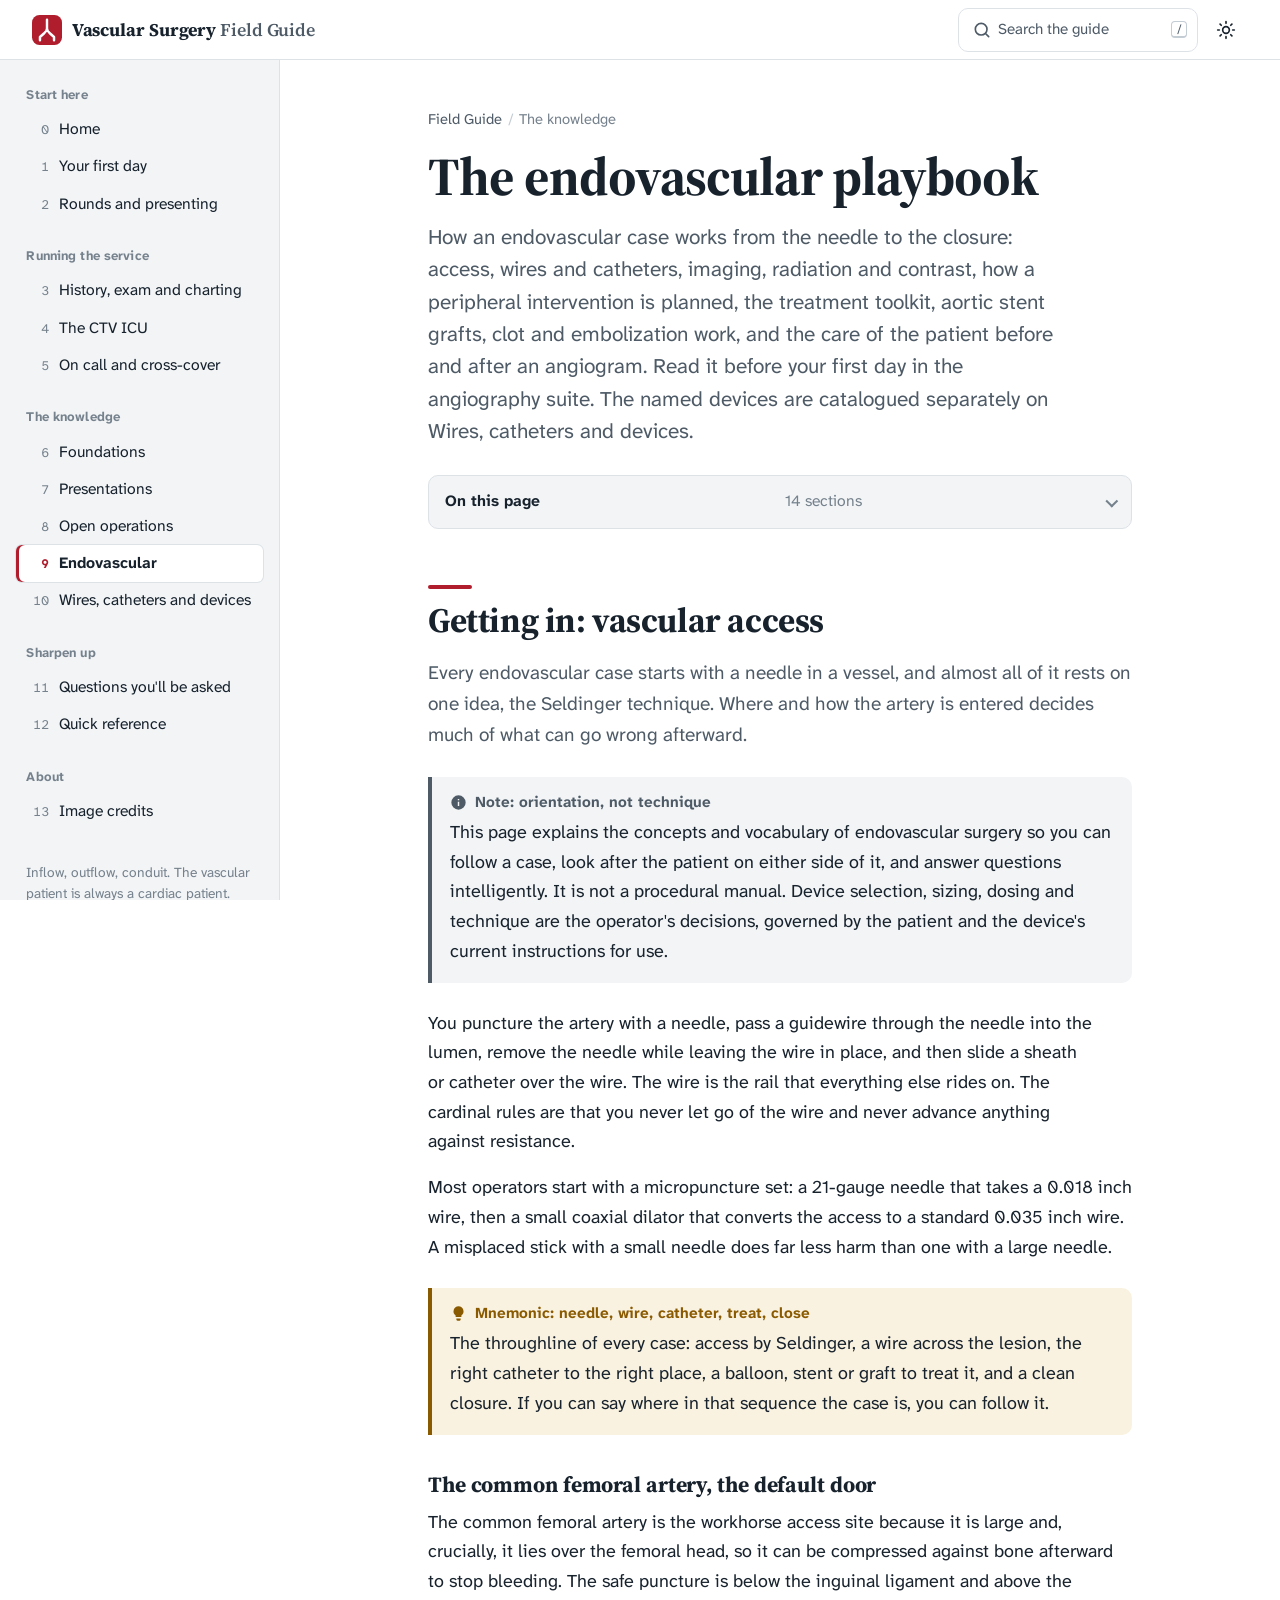
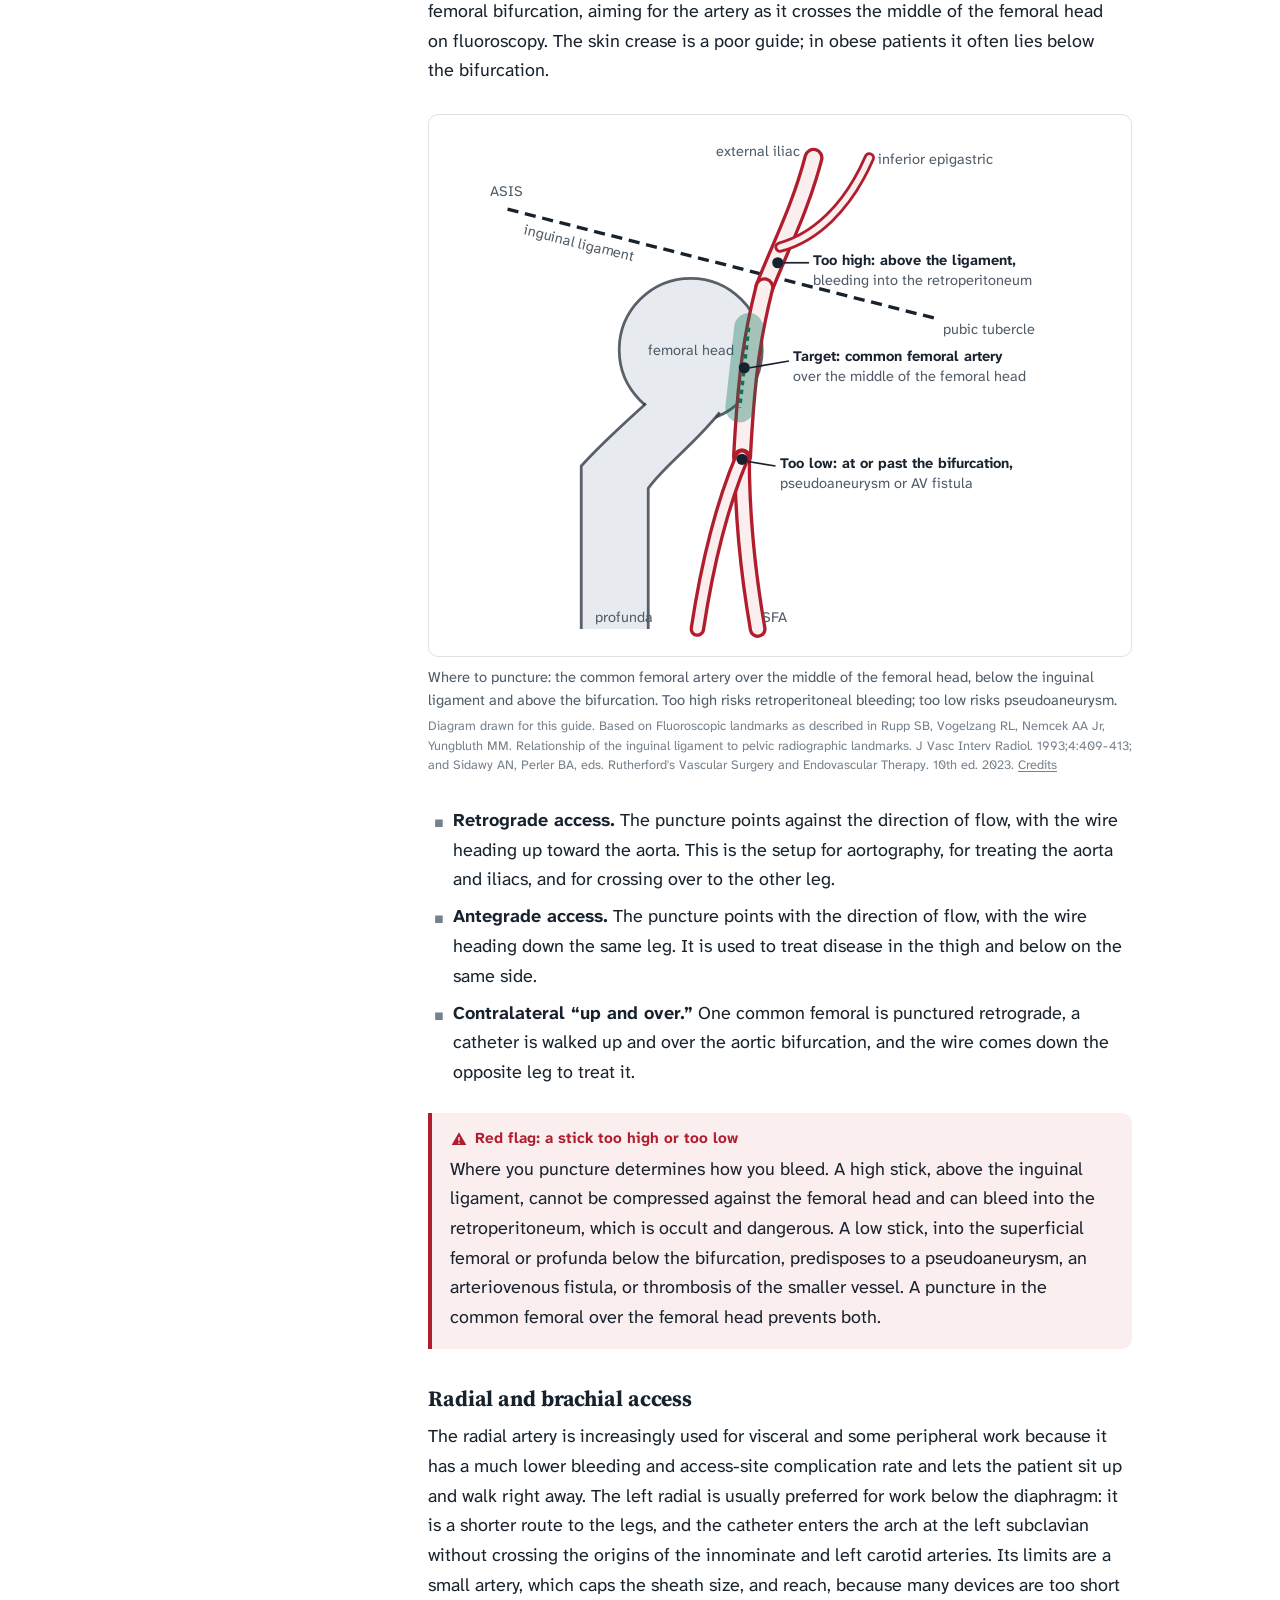
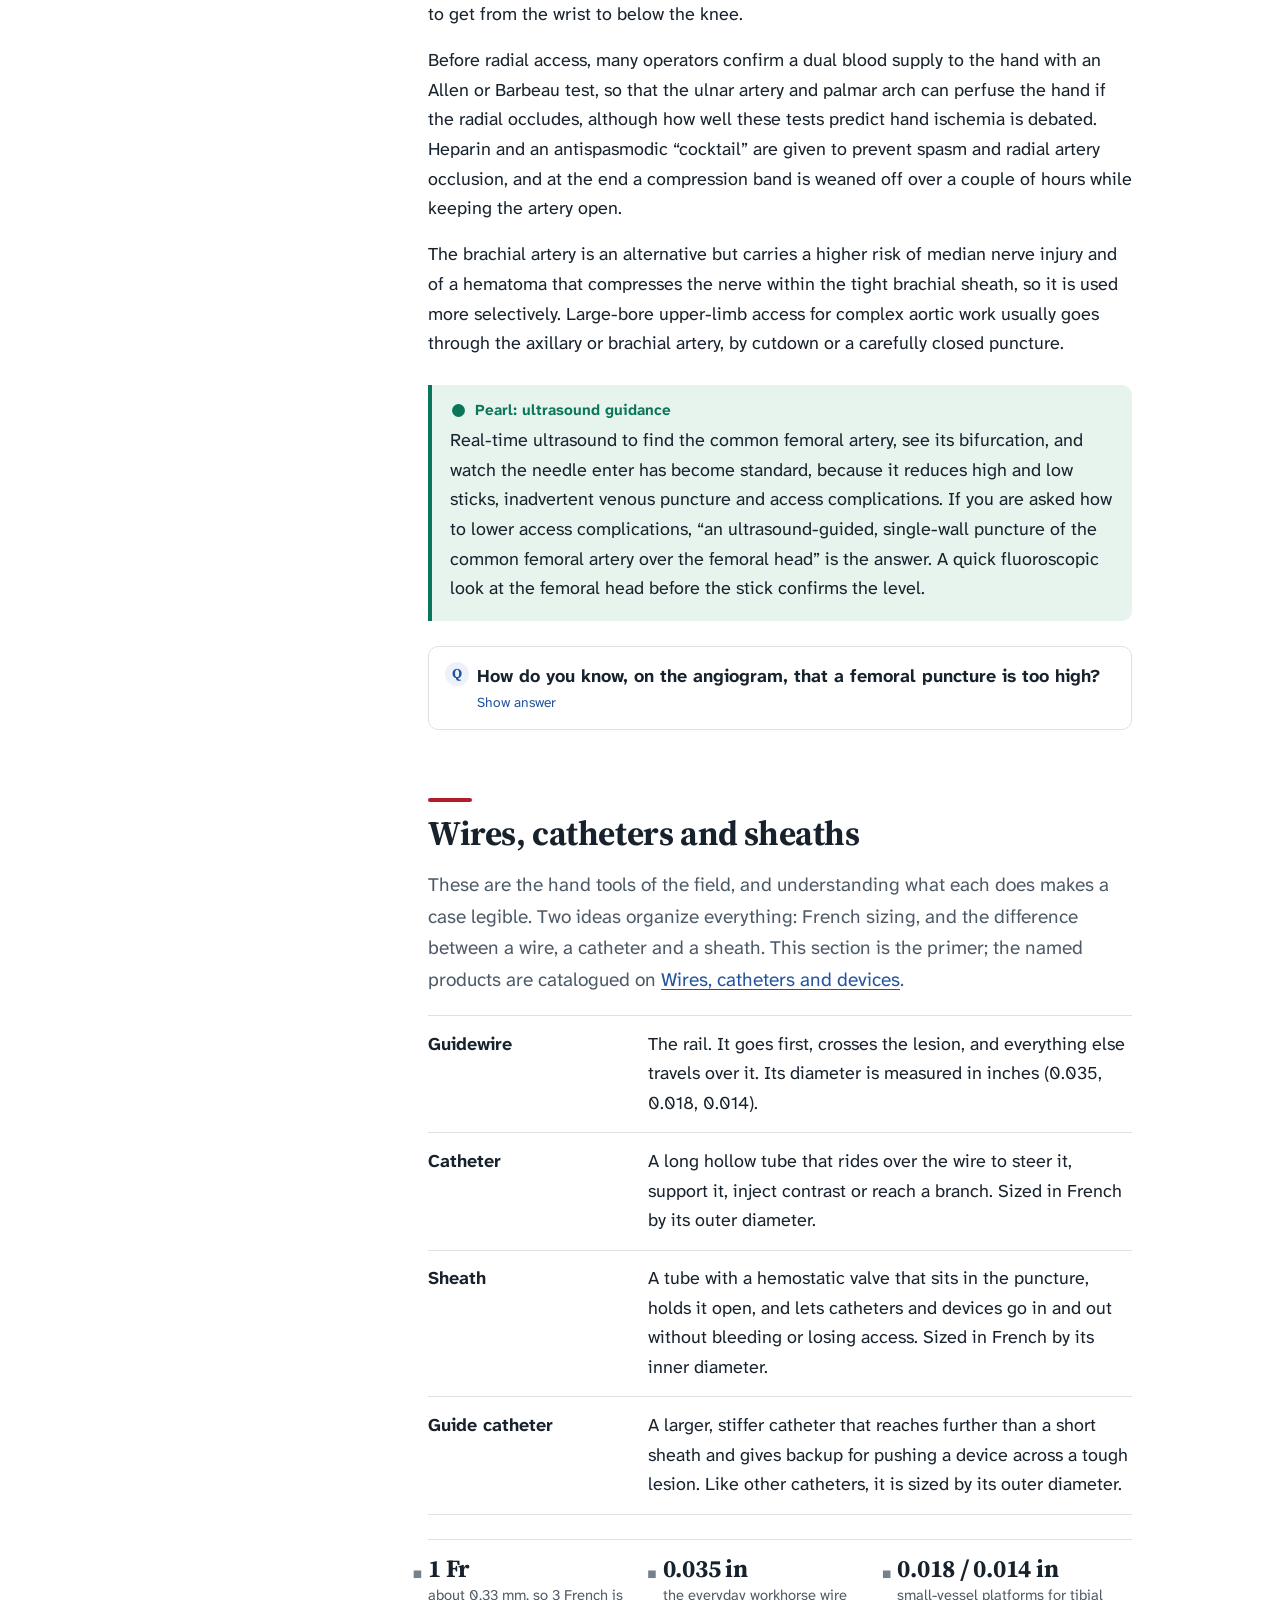
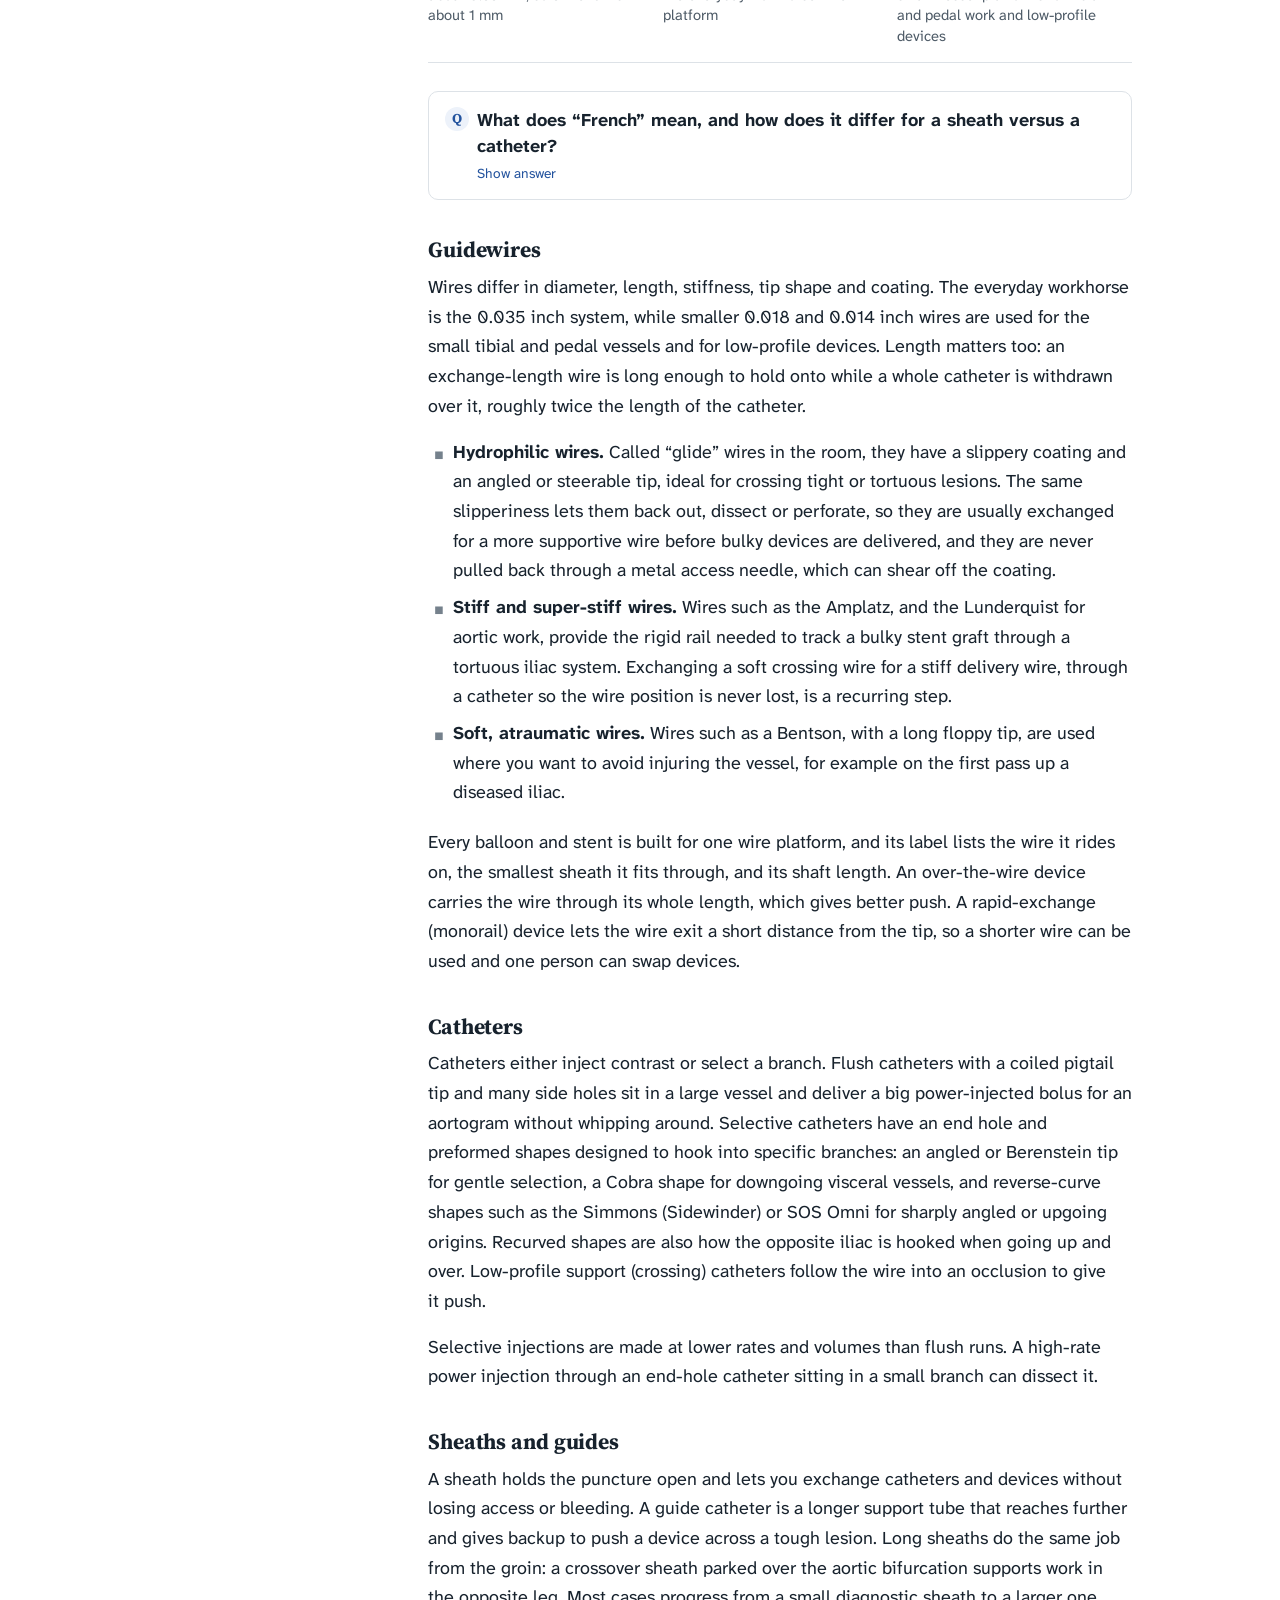
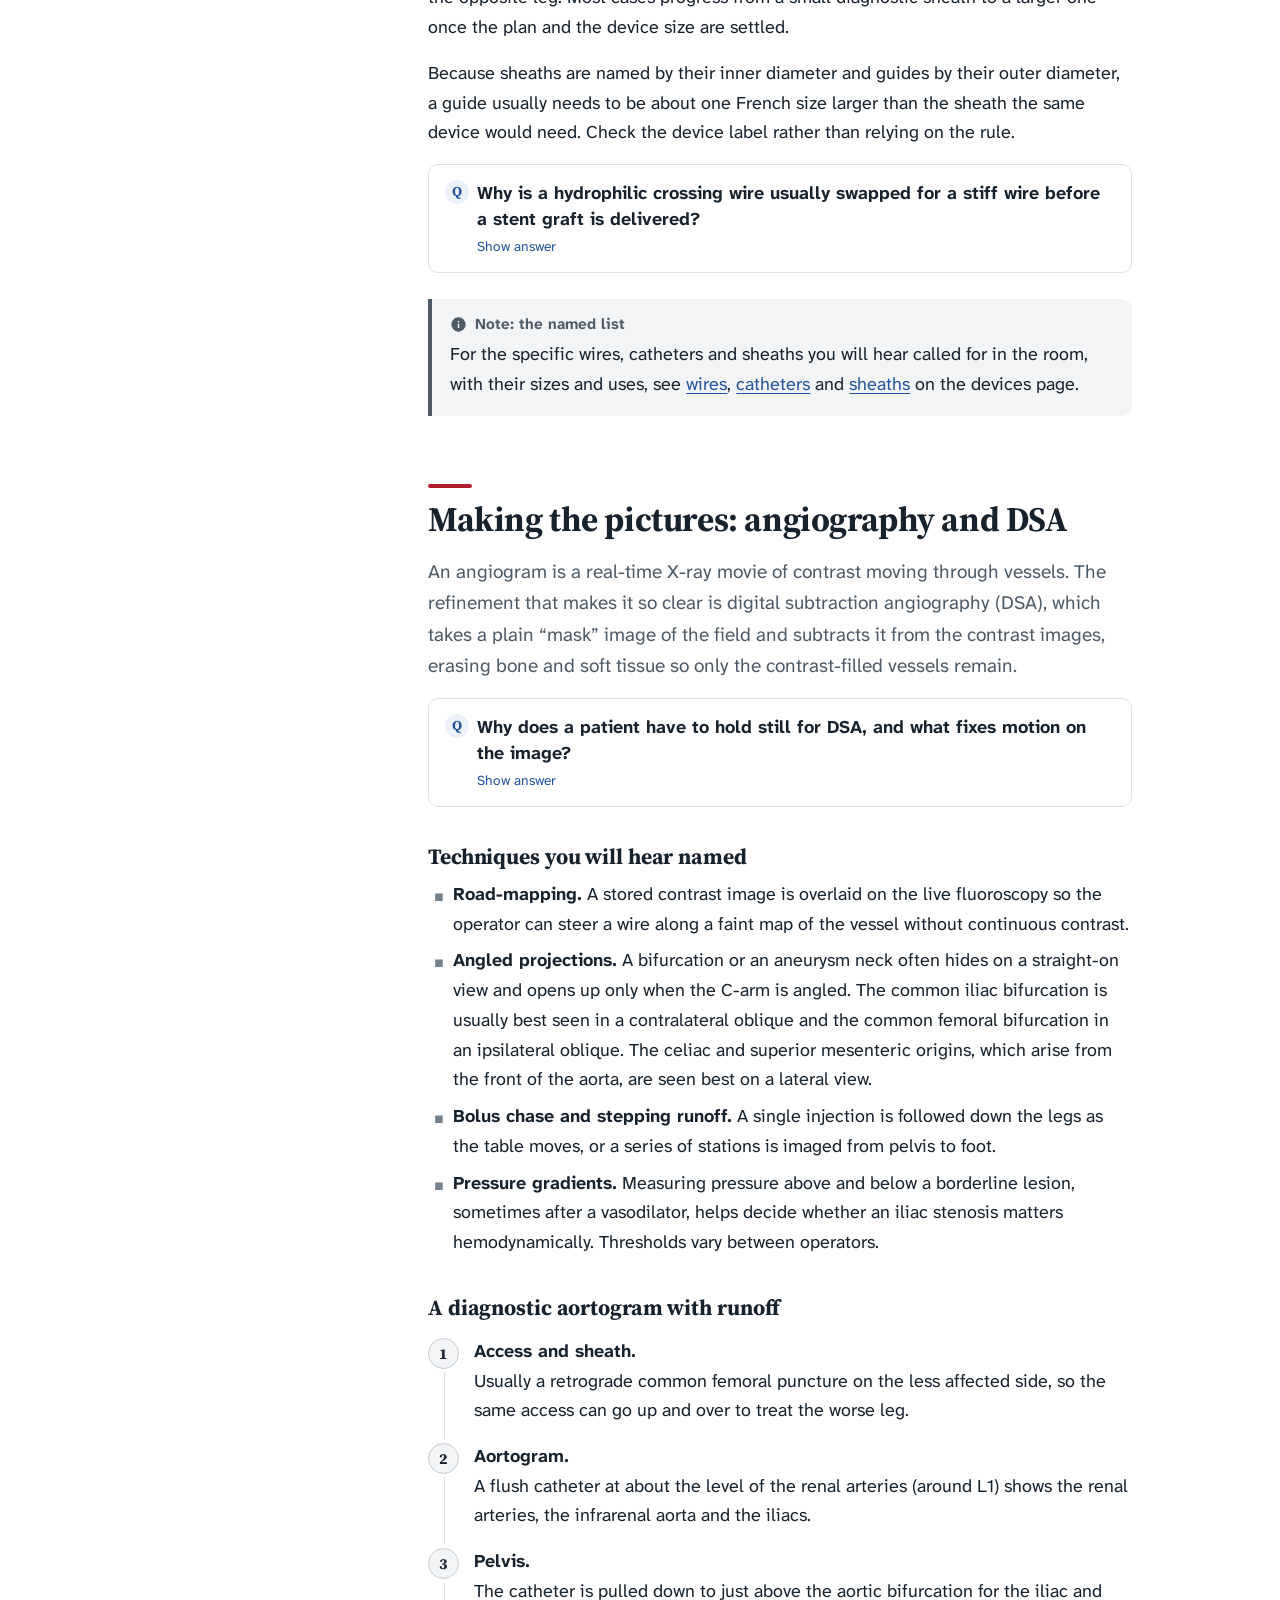
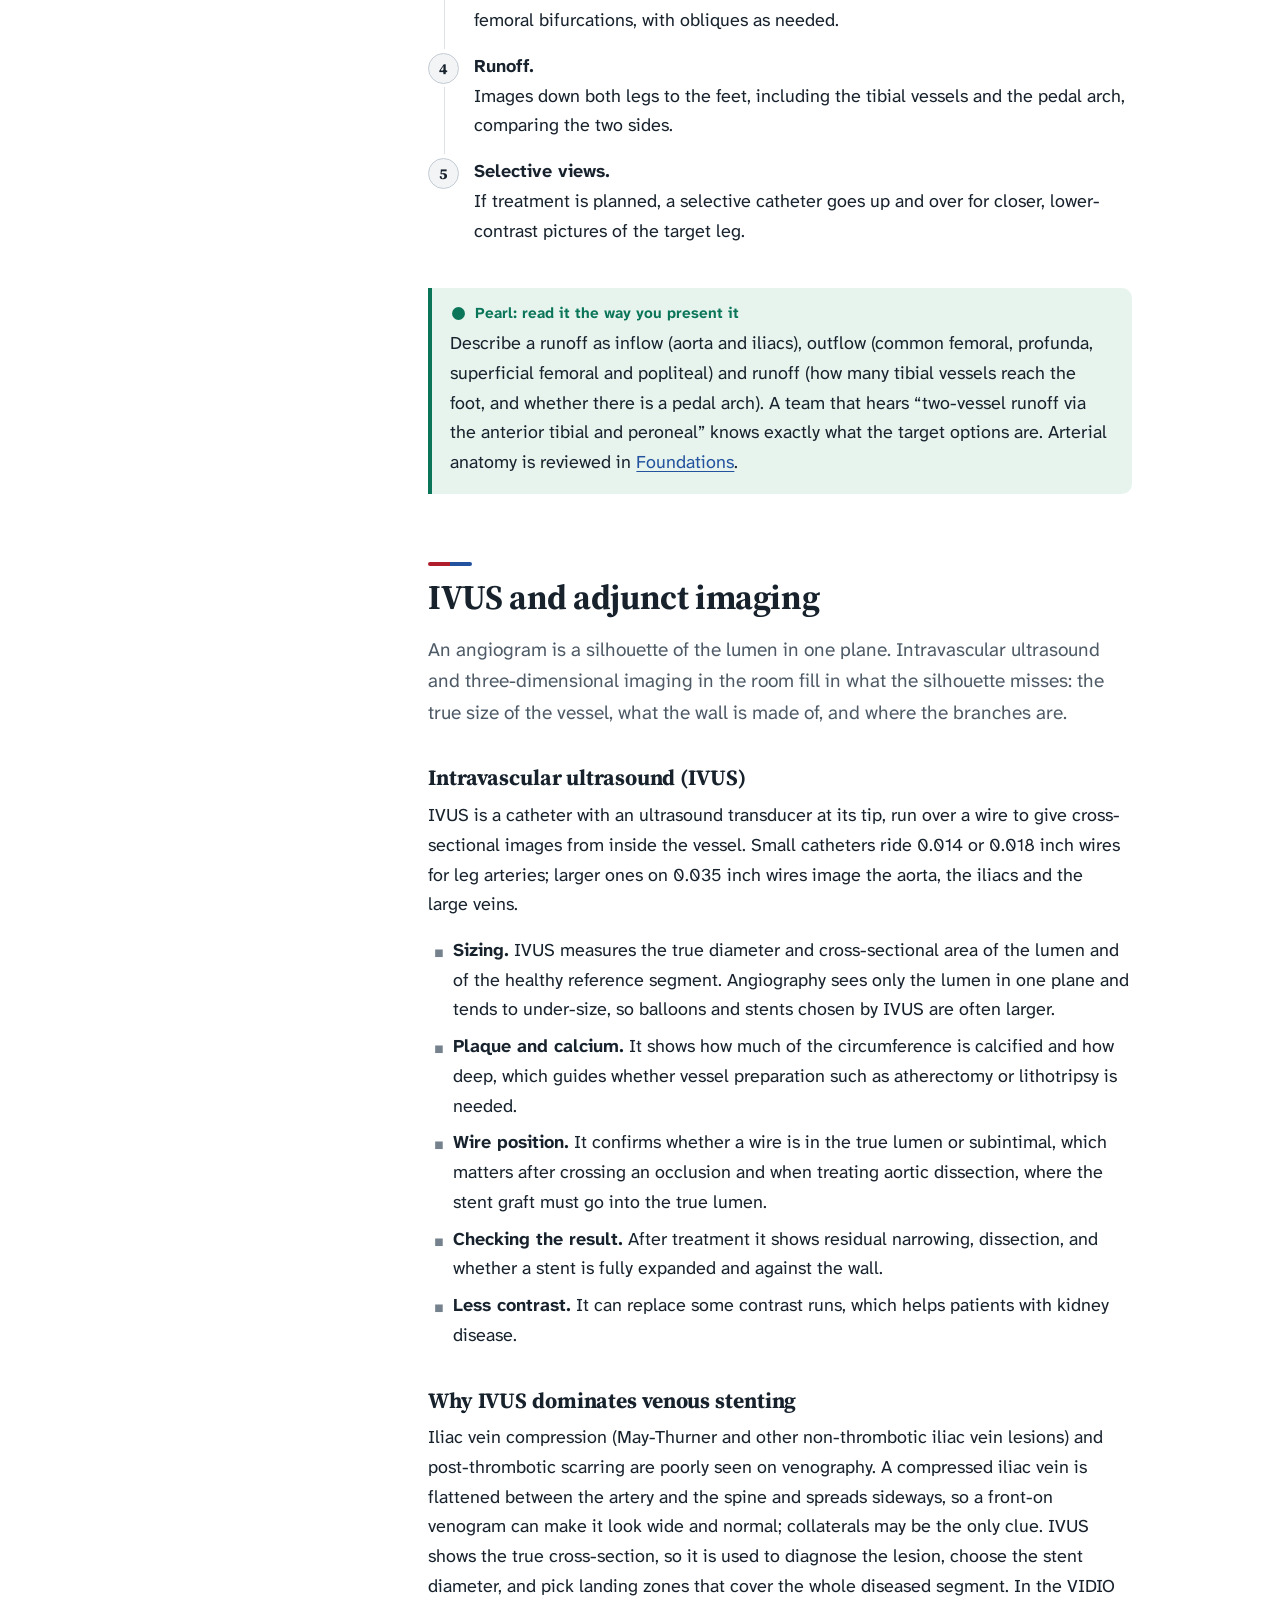
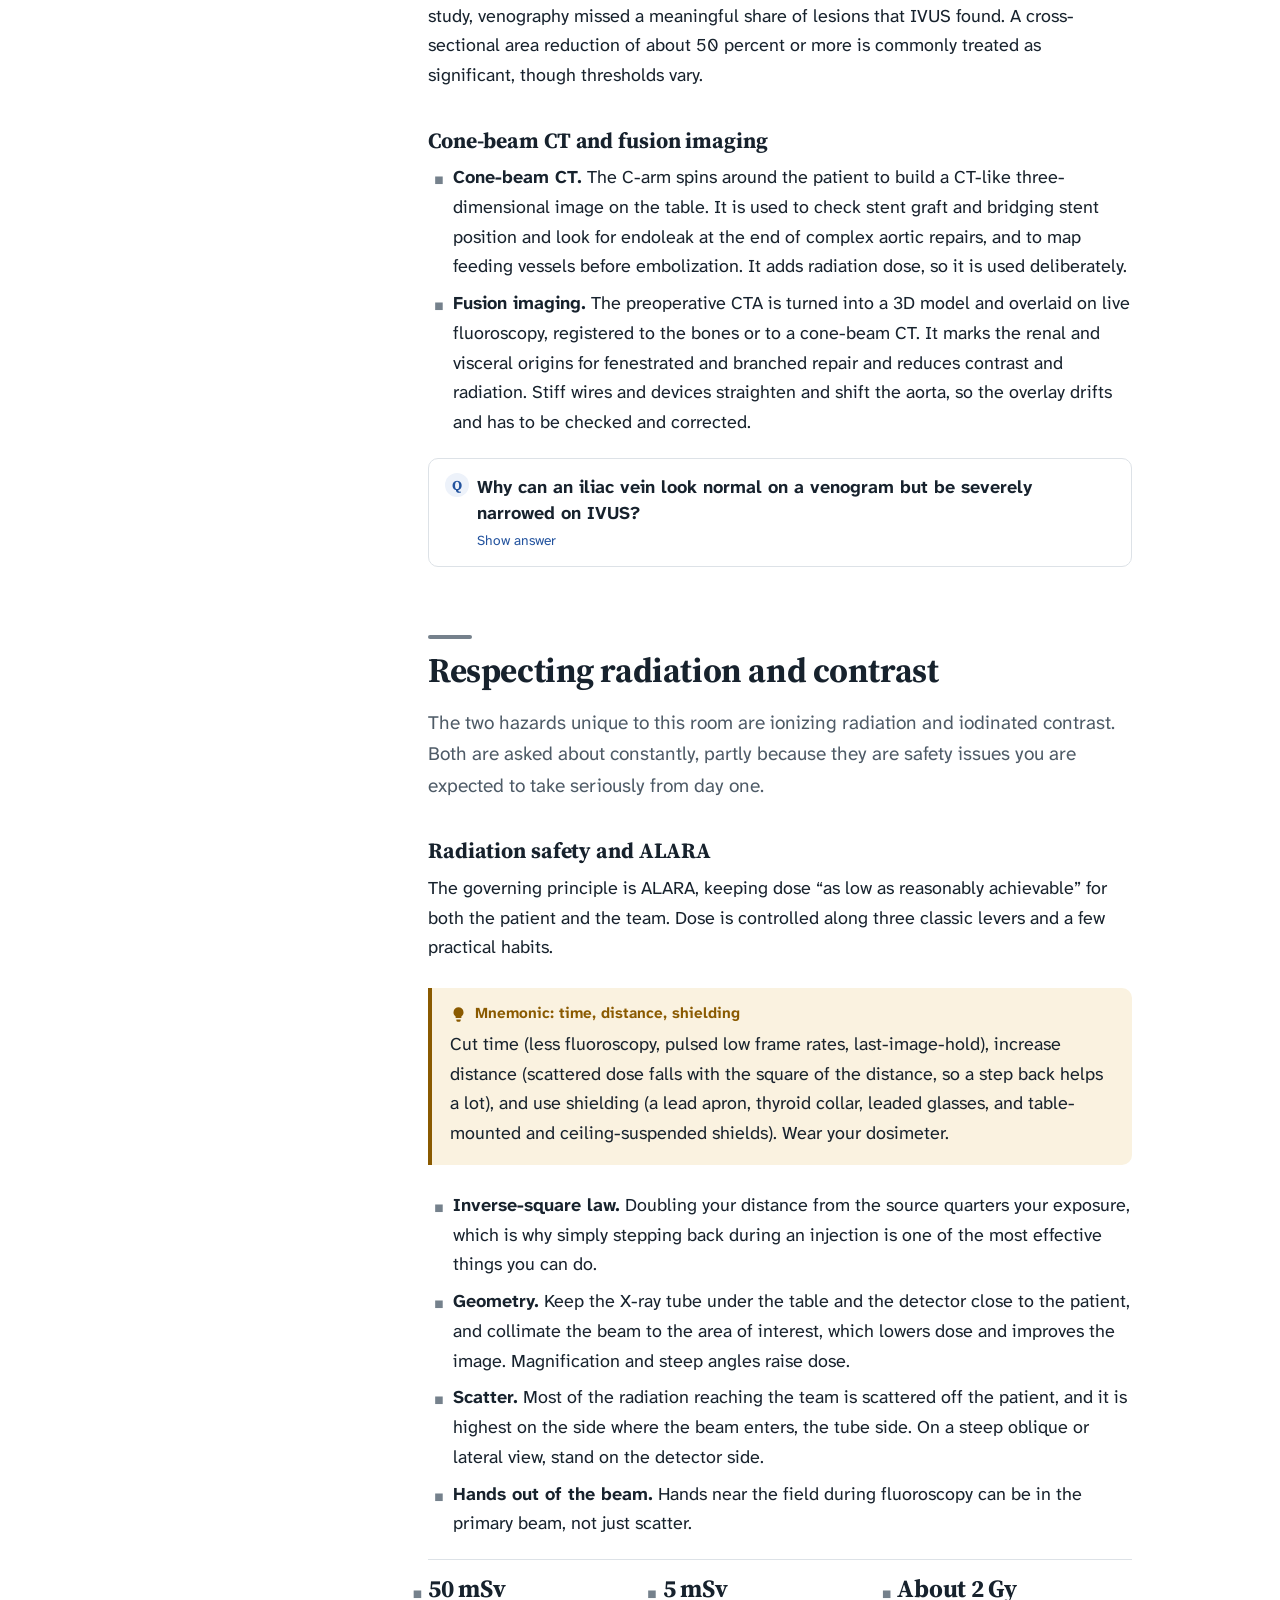
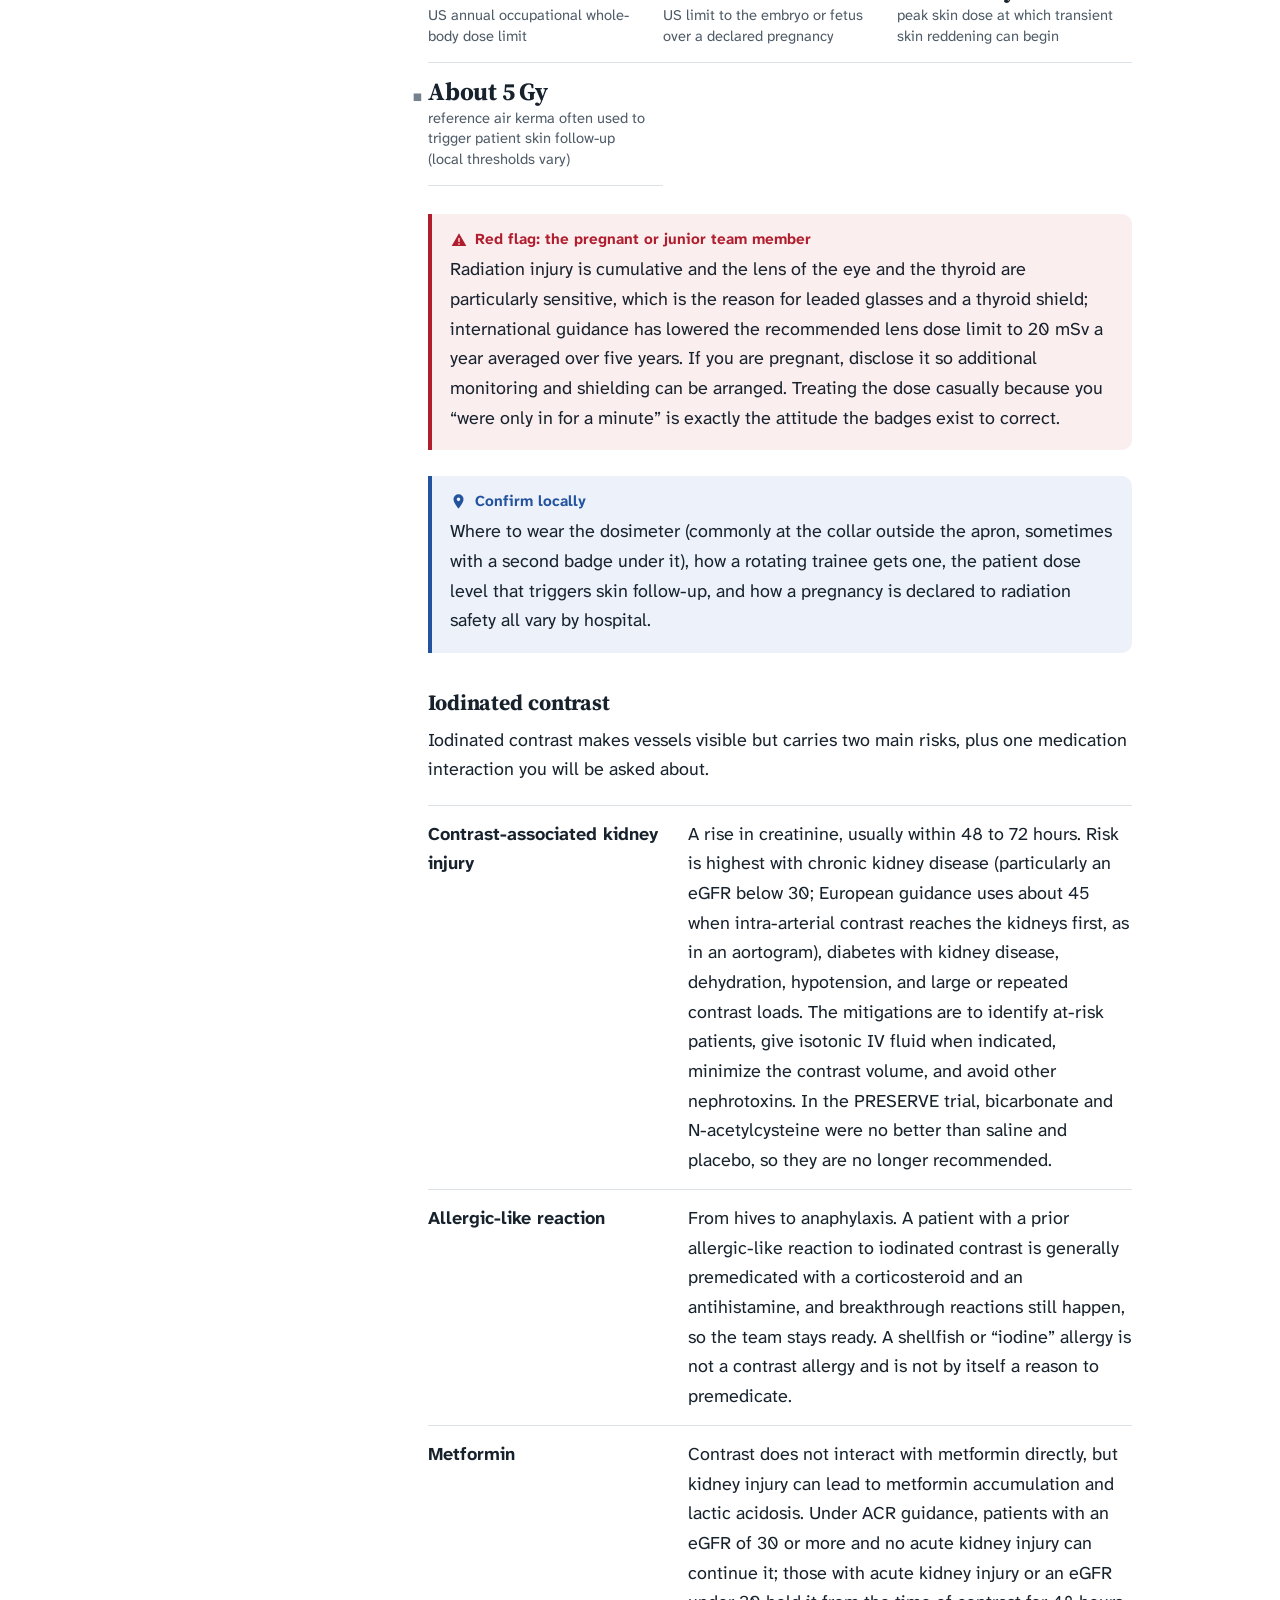
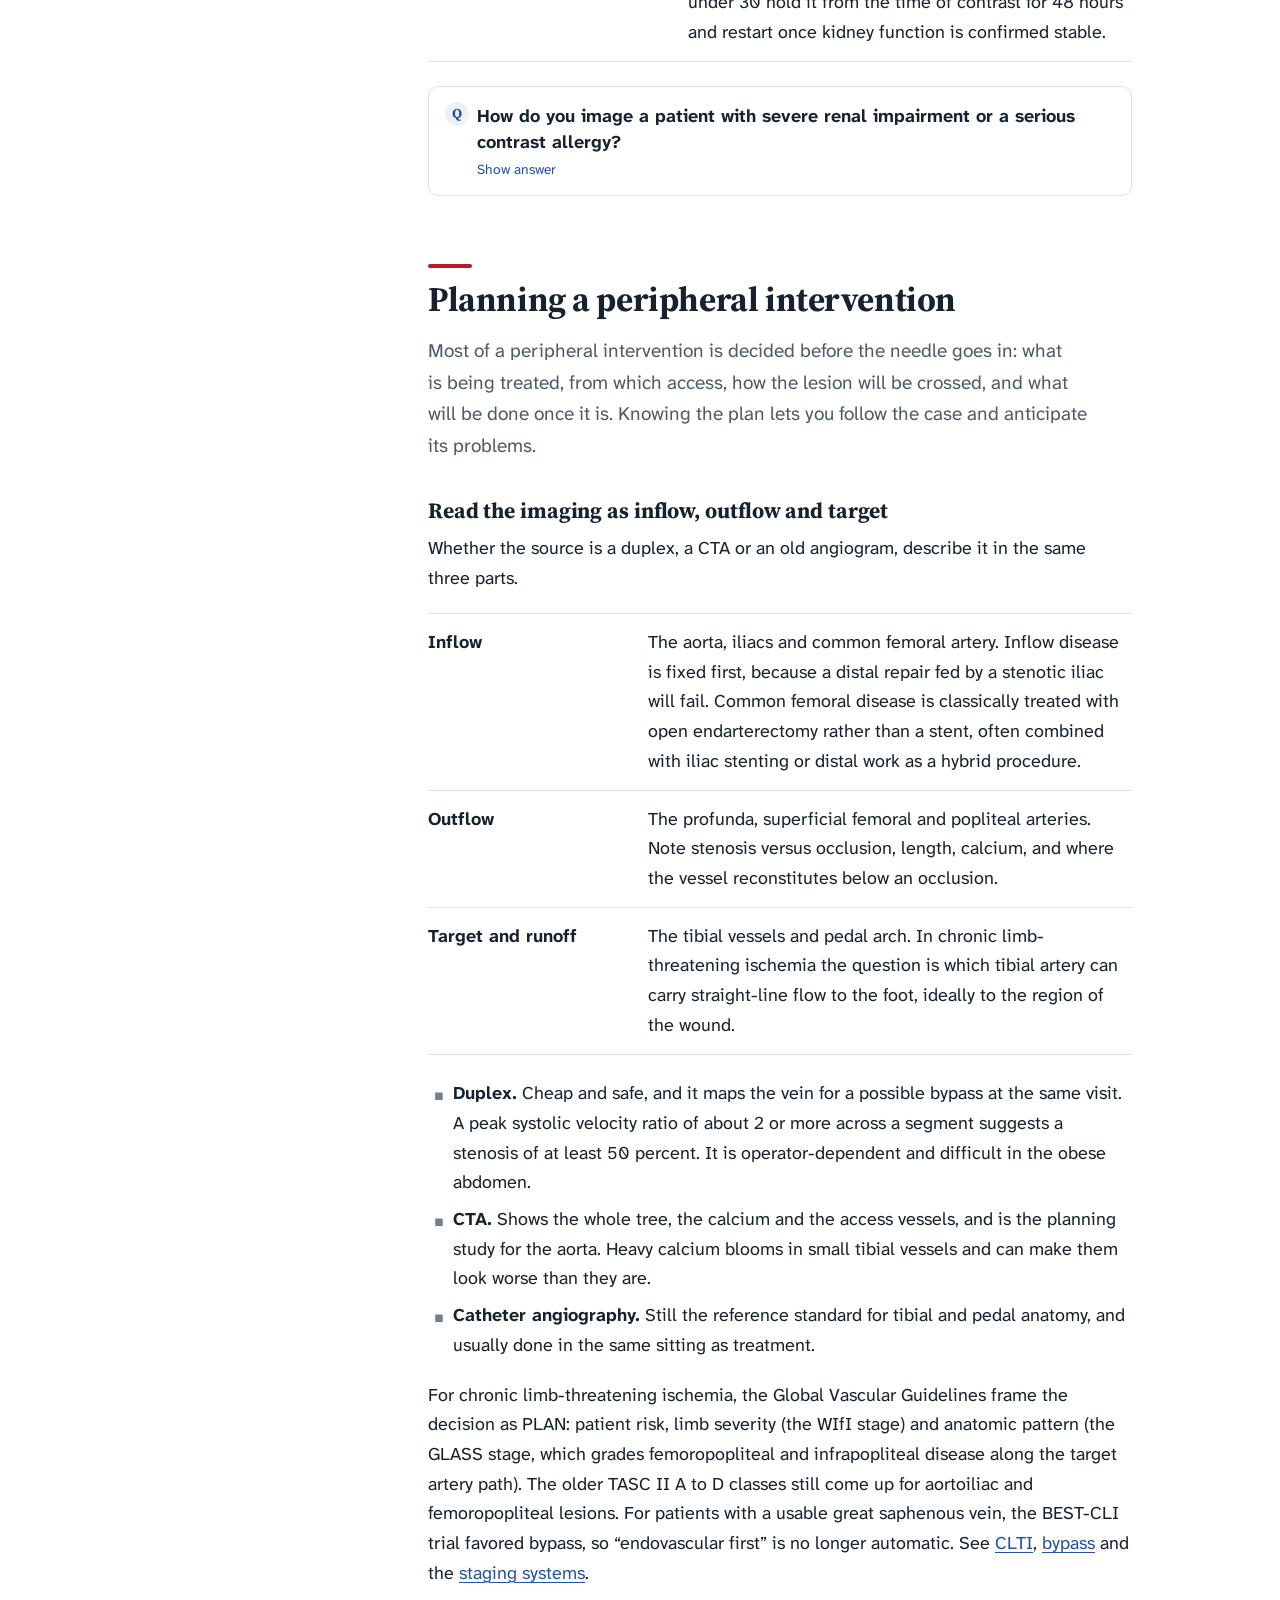
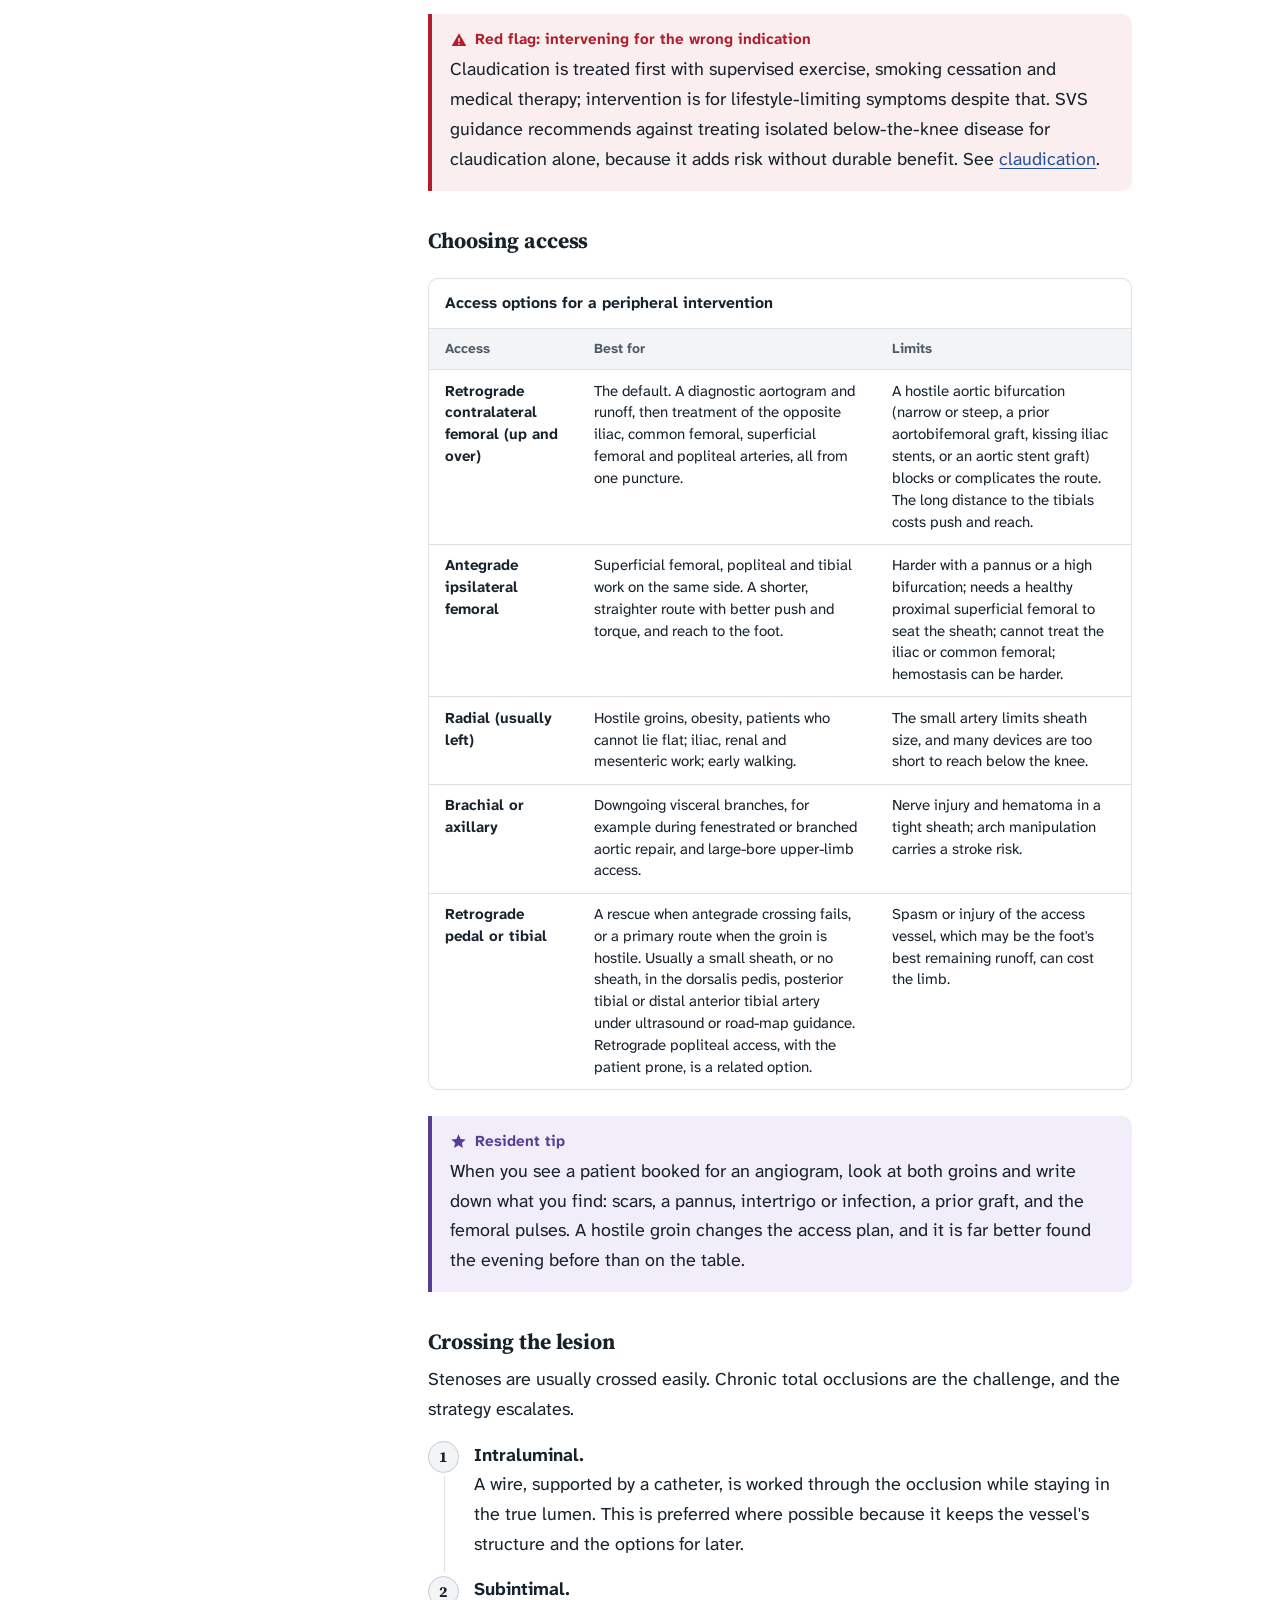
<file: endovascular.html>
<!DOCTYPE html>
<html lang="en">
<head>
<!-- @head -->
<meta charset="UTF-8">
<meta name="viewport" content="width=device-width, initial-scale=1">
<title>Endovascular | Vascular Surgery Field Guide</title>
<meta name="description" content="Access, angiography, radiation and contrast, stenting, EVAR and TEVAR, and clot management.">
<meta name="theme-color" content="#FFFFFF" media="(prefers-color-scheme: light)">
<meta name="theme-color" content="#111A22" media="(prefers-color-scheme: dark)">
<link rel="icon" href="assets/favicon.svg" type="image/svg+xml">
<link rel="preconnect" href="https://fonts.googleapis.com">
<link rel="preconnect" href="https://fonts.gstatic.com" crossorigin>
<link rel="stylesheet" href="https://fonts.googleapis.com/css2?family=Atkinson+Hyperlegible+Next:ital,wght@0,400;0,600;0,700;1,400&family=Source+Serif+4:opsz,wght@8..60,600;8..60,700&display=swap">
<link rel="stylesheet" href="assets/styles.css?v=df72d687">
<script>(function(){var r=document.documentElement;r.classList.add('js');try{var t=localStorage.getItem('vfg-theme');if(t==='dark'||t==='light')r.setAttribute('data-theme',t);}catch(e){}})();</script>
<!-- /@head -->
</head>
<body>
<!-- @nav -->
<a class="skip" href="#main">Skip to content</a>
<header class="topbar">
  <button class="icon-btn menu-btn" type="button" data-nav-open aria-controls="rail" aria-expanded="false" aria-label="Open contents"><svg viewBox="0 0 24 24" fill="none" stroke="currentColor" stroke-width="2" stroke-linecap="round" aria-hidden="true"><path d="M4 7h16M4 12h16M4 17h16"/></svg></button>
  <a class="brand" href="index.html"><svg class="brand-mark" viewBox="0 0 32 32" aria-hidden="true"><rect width="32" height="32" rx="8" fill="#B01E2E"/><path d="M16 5v9.5c0 2.2-1.2 3.6-3 5L8.5 23.5V27M16 14.5c0 2.2 1.2 3.6 3 5l4.5 4V27" fill="none" stroke="#fff" stroke-width="2.6" stroke-linecap="round" stroke-linejoin="round"/></svg><span class="brand-name">Vascular Surgery <span>Field Guide</span></span></a>
  <div class="topbar-actions">
    <button class="icon-btn search-btn" type="button" data-search-open aria-label="Search the guide"><svg viewBox="0 0 24 24" fill="none" stroke="currentColor" stroke-width="2" stroke-linecap="round" aria-hidden="true"><circle cx="11" cy="11" r="7"/><path d="m20 20-3.5-3.5"/></svg><span class="lbl">Search the guide</span><kbd>/</kbd></button>
    <button class="icon-btn theme-btn" type="button" data-theme-toggle aria-label="Switch color theme"><svg class="sun" viewBox="0 0 24 24" fill="none" stroke="currentColor" stroke-width="2" stroke-linecap="round" aria-hidden="true"><circle cx="12" cy="12" r="4"/><path d="M12 2v2M12 20v2M4.9 4.9l1.4 1.4M17.7 17.7l1.4 1.4M2 12h2M20 12h2M4.9 19.1l1.4-1.4M17.7 6.3l1.4-1.4"/></svg><svg class="moon" viewBox="0 0 24 24" fill="none" stroke="currentColor" stroke-width="2" stroke-linecap="round" stroke-linejoin="round" aria-hidden="true"><path d="M20 14.5A8 8 0 1 1 9.5 4a6.5 6.5 0 0 0 10.5 10.5z"/></svg></button>
  </div>
</header>
<div class="scrim" data-nav-close></div>
<!-- /@nav -->
<div class="frame">
<!-- @rail -->
<nav class="rail" id="rail" aria-label="Guide contents">
  <div class="rail-close"><button class="icon-btn" type="button" data-nav-close aria-label="Close contents"><svg viewBox="0 0 24 24" fill="none" stroke="currentColor" stroke-width="2" stroke-linecap="round" aria-hidden="true"><path d="M6 6l12 12M18 6 6 18"/></svg></button></div>
  <div class="rail-group">
    <p class="rail-label">Start here</p>
    <ol>
      <li><a class="rail-link" href="index.html"><span class="rail-n">0</span>Home</a></li>
      <li><a class="rail-link" href="first-day.html"><span class="rail-n">1</span>Your first day</a></li>
      <li><a class="rail-link" href="rounds.html"><span class="rail-n">2</span>Rounds and presenting</a></li>
    </ol>
  </div>
  <div class="rail-group">
    <p class="rail-label">Running the service</p>
    <ol>
      <li><a class="rail-link" href="charting.html"><span class="rail-n">3</span>History, exam and charting</a></li>
      <li><a class="rail-link" href="ctv-icu.html"><span class="rail-n">4</span>The CTV ICU</a></li>
      <li><a class="rail-link" href="on-call.html"><span class="rail-n">5</span>On call and cross-cover</a></li>
    </ol>
  </div>
  <div class="rail-group">
    <p class="rail-label">The knowledge</p>
    <ol>
      <li><a class="rail-link" href="foundations.html"><span class="rail-n">6</span>Foundations</a></li>
      <li><a class="rail-link" href="presentations.html"><span class="rail-n">7</span>Presentations</a></li>
      <li><a class="rail-link" href="operations.html"><span class="rail-n">8</span>Open operations</a></li>
      <li><a class="rail-link" href="endovascular.html" aria-current="page"><span class="rail-n">9</span>Endovascular</a></li>
      <li><a class="rail-link" href="devices.html"><span class="rail-n">10</span>Wires, catheters and devices</a></li>
    </ol>
  </div>
  <div class="rail-group">
    <p class="rail-label">Sharpen up</p>
    <ol>
      <li><a class="rail-link" href="questions.html"><span class="rail-n">11</span>Questions you&#x27;ll be asked</a></li>
      <li><a class="rail-link" href="reference.html"><span class="rail-n">12</span>Quick reference</a></li>
    </ol>
  </div>
  <div class="rail-group">
    <p class="rail-label">About</p>
    <ol>
      <li><a class="rail-link" href="credits.html"><span class="rail-n">13</span>Image credits</a></li>
    </ol>
  </div>
  <p class="rail-note">Inflow, outflow, conduit. The vascular patient is always a cardiac patient.</p>
</nav>
<!-- /@rail -->
<main id="main" class="page" tabindex="-1">
  <header class="page-head">
    <!-- @crumb -->
<p class="crumb"><a href="index.html">Field Guide</a><span class="sep" aria-hidden="true">/</span>The knowledge</p>
<!-- /@crumb -->
    <h1>The endovascular playbook</h1>
    <p class="summary">How an endovascular case works from the needle to the closure: access, wires and catheters, imaging, radiation and contrast, how a peripheral intervention is planned, the treatment toolkit, aortic stent grafts, clot and embolization work, and the care of the patient before and after an angiogram. Read it before your first day in the angiography suite. The named devices are catalogued separately on Wires, catheters and devices.</p>
    <!-- @toc -->
<details class="toc-inline">
  <summary>On this page <span class="count">14 sections</span></summary>
  <ol>
    <li><a href="#access">Vascular access</a></li>
    <li><a href="#wires-catheters">Wires, catheters, sheaths</a></li>
    <li><a href="#angiography">Angiography and DSA</a></li>
    <li><a href="#ivus">IVUS and adjunct imaging</a></li>
    <li><a href="#radiation-contrast">Radiation and contrast</a></li>
    <li><a href="#planning">Planning an intervention</a></li>
    <li><a href="#toolkit">The toolkit</a></li>
    <li><a href="#evar-tevar">EVAR and TEVAR</a></li>
    <li><a href="#aortic-zones">Aortic landing zones</a></li>
    <li><a href="#complex">Fenestrated and branched</a></li>
    <li><a href="#thrombolysis">Thrombolysis and thrombectomy</a></li>
    <li><a href="#embolization">Embolization and filters</a></li>
    <li><a href="#closure-complications">Closure and complications</a></li>
    <li><a href="#peri-procedure">Before and after an angiogram</a></li>
  </ol>
</details>
<!-- /@toc -->
  </header>

  <section class="sec" id="access" data-title="Vascular access" data-bed="arterial">
    <h2>Getting in: vascular access</h2>
    <p class="sec-lede">Every endovascular case starts with a needle in a vessel, and almost all of it rests on one idea, the Seldinger technique. Where and how the artery is entered decides much of what can go wrong afterward.</p>
    <!-- @fig femoral-access-procedure --><!-- /@fig femoral-access-procedure -->
    <aside class="note plain">
      <p class="note-label">Note: orientation, not technique</p>
      <p>This page explains the concepts and vocabulary of endovascular surgery so you can follow a case, look after the patient on either side of it, and answer questions intelligently. It is not a procedural manual. Device selection, sizing, dosing and technique are the operator's decisions, governed by the patient and the device's current instructions for use.</p>
    </aside>
    <p>You puncture the artery with a needle, pass a guidewire through the needle into the lumen, remove the needle while leaving the wire in place, and then slide a sheath or catheter over the wire. The wire is the rail that everything else rides on. The cardinal rules are that you never let go of the wire and never advance anything against resistance.</p>
    <p>Most operators start with a micropuncture set: a 21-gauge needle that takes a 0.018 inch wire, then a small coaxial dilator that converts the access to a standard 0.035 inch wire. A misplaced stick with a small needle does far less harm than one with a large needle.</p>
    <aside class="note mnem">
      <p class="note-label">Mnemonic: needle, wire, catheter, treat, close</p>
      <p>The throughline of every case: access by Seldinger, a wire across the lesion, the right catheter to the right place, a balloon, stent or graft to treat it, and a clean closure. If you can say where in that sequence the case is, you can follow it.</p>
    </aside>

    <h3>The common femoral artery, the default door</h3>
    <p>The common femoral artery is the workhorse access site because it is large and, crucially, it lies over the femoral head, so it can be compressed against bone afterward to stop bleeding. The safe puncture is below the inguinal ligament and above the femoral bifurcation, aiming for the artery as it crosses the middle of the femoral head on fluoroscopy. The skin crease is a poor guide; in obese patients it often lies below the bifurcation.</p>
    <!-- @fig cfa-landmarks -->
<figure class="fig" id="fig-cfa-landmarks">
  <div class="fig-media fig-diagram"><svg role="img" aria-label="Schematic of the femoral head with the inguinal ligament above, the common femoral artery crossing the head, and the bifurcation below, with the target zone marked over the middle of the femoral head." focusable="false" xmlns="http://www.w3.org/2000/svg" viewBox="0 0 600 456" class="dg">
<style>
.dg text{font-family:"Atkinson Hyperlegible Next",system-ui,-apple-system,"Segoe UI",sans-serif;font-size:15px;fill:var(--ink-2,#4E5B67)}
.dg .th{fill:var(--ink,#17222D);font-weight:700}
.dg .sm{font-size:13px}
.dg .ink{stroke:var(--ink,#17222D);fill:none}
.dg .inkf{fill:var(--ink,#17222D)}
.dg .rule{stroke:var(--rule-2,#C4CCD4);fill:none}
.dg .sunk{fill:var(--sunk,#E7EBEF)}
.dg .sheet{fill:var(--sheet,#FFFFFF)}
.dg .wall{stroke:var(--artery,#B01E2E);fill:none}
.dg .lumen{fill:var(--artery-tint,#FBEEEF)}
.dg .tube-o{stroke:var(--artery,#B01E2E);fill:none;stroke-linecap:round;stroke-linejoin:round}
.dg .tube-i{stroke:var(--artery-tint,#FBEEEF);fill:none;stroke-linecap:round;stroke-linejoin:round}
.dg .artf{fill:var(--artery,#B01E2E)}
.dg .artl{stroke:var(--artery,#B01E2E);fill:none}
.dg .graft{stroke:var(--pearl,#0B7559);fill:var(--pearl-tint,#E7F4EE)}
.dg .graftl{stroke:var(--pearl,#0B7559);fill:none;stroke-linecap:round;stroke-linejoin:round}
.dg .graftf{fill:var(--pearl,#0B7559)}
.dg .clot{fill:var(--mnem,#8A5A00);fill-opacity:.8}
.dg .vein{stroke:var(--vein,#23539E);fill:none}
.dg .veinf{fill:var(--vein,#23539E)}
.dg .dev{stroke:var(--tip,#583D96);fill:none;stroke-linecap:round;stroke-linejoin:round}
.dg .devf{fill:var(--tip,#583D96)}
.dg .ghost{stroke:var(--rule-2,#C4CCD4);fill:none;stroke-dasharray:6 6;stroke-linecap:round}
</style>
<defs><marker id="cf-a" viewBox="0 0 10 10" refX="8" refY="5" markerWidth="7" markerHeight="7" orient="auto-start-reverse"><path d="M0,0 L10,5 L0,10 z" class="inkf"/></marker></defs>
<circle cx="220" cy="196" r="64" class="sunk"/><circle cx="220" cy="196" r="64" class="ink" stroke-width="2.5" opacity=".7"/>
<path d="M180,244 C160,262 140,280 122,300 L122,446 L182,446 L182,320 C196,300 224,280 246,252 Z" class="sunk"/>
<path d="M180,244 C160,262 140,280 122,300 L122,446 M246,252 C224,280 196,300 182,320 L182,446" class="ink" stroke-width="2.5" opacity=".7"/>
<text x="220" y="201" text-anchor="middle" class="sm">femoral head</text>
<line x1="56" y1="70" x2="440" y2="168" class="ink" stroke-width="3" stroke-dasharray="10 6"/>
<text x="40" y="58" class="sm">ASIS</text><text x="446" y="182" class="sm">pubic tubercle</text>
<path d="M330,24 C318,70 300,104 286,140" class="tube-o" stroke-width="18" /><path d="M330,24 C318,70 300,104 286,140" class="tube-i" stroke-width="12" />
<path d="M286,140 C276,180 270,214 266,292" class="tube-o" stroke-width="18" /><path d="M286,140 C276,180 270,214 266,292" class="tube-i" stroke-width="12" />
<path d="M266,292 C266,350 272,400 280,446" class="tube-o" stroke-width="16" /><path d="M266,292 C266,350 272,400 280,446" class="tube-i" stroke-width="10" />
<path d="M266,292 C250,330 236,380 226,446" class="tube-o" stroke-width="14" /><path d="M266,292 C250,330 236,380 226,446" class="tube-i" stroke-width="8" />
<path d="M300,104 C330,96 360,70 380,24" class="tube-o" stroke-width="10" /><path d="M300,104 C330,96 360,70 380,24" class="tube-i" stroke-width="5" />
<path d="M272,176 L264,248" stroke="var(--pearl,#0B7559)" stroke-width="26" stroke-linecap="round" opacity=".35"/>
<path d="M272,176 L264,248" stroke="var(--pearl,#0B7559)" stroke-width="3" stroke-dasharray="4 4"/>
<text x="318" y="22" text-anchor="end" class="sm">external iliac</text>
<text x="388" y="30" text-anchor="start" class="sm">inferior epigastric</text>
<text x="330" y="120" text-anchor="start" class="th sm">Too high: above the ligament,</text>
<text x="330" y="138" text-anchor="start" class="sm">bleeding into the retroperitoneum</text>
<text x="312" y="206" text-anchor="start" class="th sm">Target: common femoral artery</text>
<text x="312" y="224" text-anchor="start" class="sm">over the middle of the femoral head</text>
<text x="300" y="302" text-anchor="start" class="th sm">Too low: at or past the bifurcation,</text>
<text x="300" y="320" text-anchor="start" class="sm">pseudoaneurysm or AV fistula</text>
<text x="284" y="440" text-anchor="start" class="sm">SFA</text>
<text x="186" y="440" text-anchor="end" class="sm">profunda</text>
<circle cx="298" cy="118" r="5" class="inkf"/><line x1="303" y1="118" x2="326" y2="118" class="ink" stroke-width="1.5"/>
<circle cx="268" cy="212" r="5" class="inkf"/><line x1="273" y1="212" x2="308" y2="206" class="ink" stroke-width="1.5"/>
<circle cx="266" cy="294" r="5" class="inkf"/><line x1="271" y1="296" x2="296" y2="300" class="ink" stroke-width="1.5"/>
<text transform="translate(70 92) rotate(14.3)" class="sm">inguinal ligament</text>
</svg></div>
  <figcaption>Where to puncture: the common femoral artery over the middle of the femoral head, below the inguinal ligament and above the bifurcation. Too high risks retroperitoneal bleeding; too low risks pseudoaneurysm. <span class="fig-credit">Diagram drawn for this guide. Based on Fluoroscopic landmarks as described in Rupp SB, Vogelzang RL, Nemcek AA Jr, Yungbluth MM. Relationship of the inguinal ligament to pelvic radiographic landmarks. J Vasc Interv Radiol. 1993;4:409-413; and Sidawy AN, Perler BA, eds. Rutherford&#x27;s Vascular Surgery and Endovascular Therapy. 10th ed. 2023. <a href="credits.html#credit-cfa-landmarks">Credits</a></span></figcaption>
</figure>
<!-- /@fig cfa-landmarks -->
    <ul>
      <li><span class="lead-in">Retrograde access.</span> The puncture points against the direction of flow, with the wire heading up toward the aorta. This is the setup for aortography, for treating the aorta and iliacs, and for crossing over to the other leg.</li>
      <li><span class="lead-in">Antegrade access.</span> The puncture points with the direction of flow, with the wire heading down the same leg. It is used to treat disease in the thigh and below on the same side.</li>
      <li><span class="lead-in">Contralateral “up and over.”</span> One common femoral is punctured retrograde, a catheter is walked up and over the aortic bifurcation, and the wire comes down the opposite leg to treat it.</li>
    </ul>
    <aside class="note flag">
      <p class="note-label">Red flag: a stick too high or too low</p>
      <p>Where you puncture determines how you bleed. A high stick, above the inguinal ligament, cannot be compressed against the femoral head and can bleed into the retroperitoneum, which is occult and dangerous. A low stick, into the superficial femoral or profunda below the bifurcation, predisposes to a pseudoaneurysm, an arteriovenous fistula, or thrombosis of the smaller vessel. A puncture in the common femoral over the femoral head prevents both.</p>
    </aside>

    <h3>Radial and brachial access</h3>
    <p>The radial artery is increasingly used for visceral and some peripheral work because it has a much lower bleeding and access-site complication rate and lets the patient sit up and walk right away. The left radial is usually preferred for work below the diaphragm: it is a shorter route to the legs, and the catheter enters the arch at the left subclavian without crossing the origins of the innominate and left carotid arteries. Its limits are a small artery, which caps the sheath size, and reach, because many devices are too short to get from the wrist to below the knee.</p>
    <p>Before radial access, many operators confirm a dual blood supply to the hand with an Allen or Barbeau test, so that the ulnar artery and palmar arch can perfuse the hand if the radial occludes, although how well these tests predict hand ischemia is debated. Heparin and an antispasmodic “cocktail” are given to prevent spasm and radial artery occlusion, and at the end a compression band is weaned off over a couple of hours while keeping the artery open.</p>
    <p>The brachial artery is an alternative but carries a higher risk of median nerve injury and of a hematoma that compresses the nerve within the tight brachial sheath, so it is used more selectively. Large-bore upper-limb access for complex aortic work usually goes through the axillary or brachial artery, by cutdown or a carefully closed puncture.</p>
    <aside class="note pearl">
      <p class="note-label">Pearl: ultrasound guidance</p>
      <p>Real-time ultrasound to find the common femoral artery, see its bifurcation, and watch the needle enter has become standard, because it reduces high and low sticks, inadvertent venous puncture and access complications. If you are asked how to lower access complications, “an ultrasound-guided, single-wall puncture of the common femoral artery over the femoral head” is the answer. A quick fluoroscopic look at the femoral head before the stick confirms the level.</p>
    </aside>
    <details class="qa">
      <summary>How do you know, on the angiogram, that a femoral puncture is too high?</summary>
      <div class="qa-a"><p>The inferior epigastric artery curves off the distal external iliac at about the level of the inguinal ligament. An arteriotomy at or above the lowest point of that curve is above the ligament, and therefore not compressible. A puncture over the middle of the femoral head and above the femoral bifurcation is the target.</p></div>
    </details>
  </section>

  <section class="sec" id="wires-catheters" data-title="Wires, catheters, sheaths" data-bed="arterial">
    <h2>Wires, catheters and sheaths</h2>
    <p class="sec-lede">These are the hand tools of the field, and understanding what each does makes a case legible. Two ideas organize everything: French sizing, and the difference between a wire, a catheter and a sheath. This section is the primer; the named products are catalogued on <a href="devices.html">Wires, catheters and devices</a>.</p>
    <!-- @fig seldinger-wire --><!-- /@fig seldinger-wire -->
    <dl class="terms">
      <div><dt>Guidewire</dt><dd>The rail. It goes first, crosses the lesion, and everything else travels over it. Its diameter is measured in inches (0.035, 0.018, 0.014).</dd></div>
      <div><dt>Catheter</dt><dd>A long hollow tube that rides over the wire to steer it, support it, inject contrast or reach a branch. Sized in French by its outer diameter.</dd></div>
      <div><dt>Sheath</dt><dd>A tube with a hemostatic valve that sits in the puncture, holds it open, and lets catheters and devices go in and out without bleeding or losing access. Sized in French by its inner diameter.</dd></div>
      <div><dt>Guide catheter</dt><dd>A larger, stiffer catheter that reaches further than a short sheath and gives backup for pushing a device across a tough lesion. Like other catheters, it is sized by its outer diameter.</dd></div>
    </dl>
    <ul class="facts">
      <li><b>1 Fr</b><span>about 0.33 mm, so 3 French is about 1 mm</span></li>
      <li><b>0.035 in</b><span>the everyday workhorse wire platform</span></li>
      <li><b>0.018 / 0.014 in</b><span>small-vessel platforms for tibial and pedal work and low-profile devices</span></li>
    </ul>
    <details class="qa">
      <summary>What does “French” mean, and how does it differ for a sheath versus a catheter?</summary>
      <div class="qa-a"><p>One French is about 0.33 mm of diameter, so 3 French is roughly 1 mm. A catheter's French is its outer diameter. A sheath's French is its inner diameter, the size of device it will accept, so a sheath always has a larger outer diameter than its stated French (typically by about 1.5 to 2 French) and makes a correspondingly larger hole in the artery.</p></div>
    </details>

    <h3>Guidewires</h3>
    <p>Wires differ in diameter, length, stiffness, tip shape and coating. The everyday workhorse is the 0.035 inch system, while smaller 0.018 and 0.014 inch wires are used for the small tibial and pedal vessels and for low-profile devices. Length matters too: an exchange-length wire is long enough to hold onto while a whole catheter is withdrawn over it, roughly twice the length of the catheter.</p>
    <ul>
      <li><span class="lead-in">Hydrophilic wires.</span> Called “glide” wires in the room, they have a slippery coating and an angled or steerable tip, ideal for crossing tight or tortuous lesions. The same slipperiness lets them back out, dissect or perforate, so they are usually exchanged for a more supportive wire before bulky devices are delivered, and they are never pulled back through a metal access needle, which can shear off the coating.</li>
      <li><span class="lead-in">Stiff and super-stiff wires.</span> Wires such as the Amplatz, and the Lunderquist for aortic work, provide the rigid rail needed to track a bulky stent graft through a tortuous iliac system. Exchanging a soft crossing wire for a stiff delivery wire, through a catheter so the wire position is never lost, is a recurring step.</li>
      <li><span class="lead-in">Soft, atraumatic wires.</span> Wires such as a Bentson, with a long floppy tip, are used where you want to avoid injuring the vessel, for example on the first pass up a diseased iliac.</li>
    </ul>
    <p>Every balloon and stent is built for one wire platform, and its label lists the wire it rides on, the smallest sheath it fits through, and its shaft length. An over-the-wire device carries the wire through its whole length, which gives better push. A rapid-exchange (monorail) device lets the wire exit a short distance from the tip, so a shorter wire can be used and one person can swap devices.</p>

    <h3>Catheters</h3>
    <p>Catheters either inject contrast or select a branch. Flush catheters with a coiled pigtail tip and many side holes sit in a large vessel and deliver a big power-injected bolus for an aortogram without whipping around. Selective catheters have an end hole and preformed shapes designed to hook into specific branches: an angled or Berenstein tip for gentle selection, a Cobra shape for downgoing visceral vessels, and reverse-curve shapes such as the Simmons (Sidewinder) or SOS Omni for sharply angled or upgoing origins. Recurved shapes are also how the opposite iliac is hooked when going up and over. Low-profile support (crossing) catheters follow the wire into an occlusion to give it push.</p>
    <p>Selective injections are made at lower rates and volumes than flush runs. A high-rate power injection through an end-hole catheter sitting in a small branch can dissect it.</p>

    <h3>Sheaths and guides</h3>
    <p>A sheath holds the puncture open and lets you exchange catheters and devices without losing access or bleeding. A guide catheter is a longer support tube that reaches further and gives backup to push a device across a tough lesion. Long sheaths do the same job from the groin: a crossover sheath parked over the aortic bifurcation supports work in the opposite leg. Most cases progress from a small diagnostic sheath to a larger one once the plan and the device size are settled.</p>
    <p>Because sheaths are named by their inner diameter and guides by their outer diameter, a guide usually needs to be about one French size larger than the sheath the same device would need. Check the device label rather than relying on the rule.</p>
    <details class="qa">
      <summary>Why is a hydrophilic crossing wire usually swapped for a stiff wire before a stent graft is delivered?</summary>
      <div class="qa-a"><p>A stent graft delivery system is large and stiff. It needs a rail that straightens a tortuous iliac and will not back out or buckle as the device is pushed. A slippery, floppy hydrophilic wire gives little support, can be pulled back as the device advances, and its tip can perforate a branch. The swap is done through a catheter so wire position across the lesion or into the aorta is never lost.</p></div>
    </details>
    <aside class="note plain">
      <p class="note-label">Note: the named list</p>
      <p>For the specific wires, catheters and sheaths you will hear called for in the room, with their sizes and uses, see <a href="devices.html#wires">wires</a>, <a href="devices.html#catheters">catheters</a> and <a href="devices.html#sheaths">sheaths</a> on the devices page.</p>
    </aside>
  </section>

  <section class="sec" id="angiography" data-title="Angiography and DSA" data-bed="arterial">
    <h2>Making the pictures: angiography and DSA</h2>
    <p class="sec-lede">An angiogram is a real-time X-ray movie of contrast moving through vessels. The refinement that makes it so clear is digital subtraction angiography (DSA), which takes a plain “mask” image of the field and subtracts it from the contrast images, erasing bone and soft tissue so only the contrast-filled vessels remain.</p>
    <!-- @fig selective-angiography --><!-- /@fig selective-angiography -->
    <details class="qa">
      <summary>Why does a patient have to hold still for DSA, and what fixes motion on the image?</summary>
      <div class="qa-a"><p>Subtraction assumes the mask and the contrast frames line up exactly, so any movement (including breathing or bowel gas shifting) leaves a blurred “misregistration” artifact. The operator asks for a breath-hold, and can re-mask or apply pixel shifting to realign the images.</p></div>
    </details>

    <h3>Techniques you will hear named</h3>
    <ul>
      <li><span class="lead-in">Road-mapping.</span> A stored contrast image is overlaid on the live fluoroscopy so the operator can steer a wire along a faint map of the vessel without continuous contrast.</li>
      <li><span class="lead-in">Angled projections.</span> A bifurcation or an aneurysm neck often hides on a straight-on view and opens up only when the C-arm is angled. The common iliac bifurcation is usually best seen in a contralateral oblique and the common femoral bifurcation in an ipsilateral oblique. The celiac and superior mesenteric origins, which arise from the front of the aorta, are seen best on a lateral view.</li>
      <li><span class="lead-in">Bolus chase and stepping runoff.</span> A single injection is followed down the legs as the table moves, or a series of stations is imaged from pelvis to foot.</li>
      <li><span class="lead-in">Pressure gradients.</span> Measuring pressure above and below a borderline lesion, sometimes after a vasodilator, helps decide whether an iliac stenosis matters hemodynamically. Thresholds vary between operators.</li>
    </ul>

    <h3>A diagnostic aortogram with runoff</h3>
    <ol class="steps">
      <li><strong>Access and sheath.</strong> Usually a retrograde common femoral puncture on the less affected side, so the same access can go up and over to treat the worse leg.</li>
      <li><strong>Aortogram.</strong> A flush catheter at about the level of the renal arteries (around L1) shows the renal arteries, the infrarenal aorta and the iliacs.</li>
      <li><strong>Pelvis.</strong> The catheter is pulled down to just above the aortic bifurcation for the iliac and femoral bifurcations, with obliques as needed.</li>
      <li><strong>Runoff.</strong> Images down both legs to the feet, including the tibial vessels and the pedal arch, comparing the two sides.</li>
      <li><strong>Selective views.</strong> If treatment is planned, a selective catheter goes up and over for closer, lower-contrast pictures of the target leg.</li>
    </ol>
    <aside class="note pearl">
      <p class="note-label">Pearl: read it the way you present it</p>
      <p>Describe a runoff as inflow (aorta and iliacs), outflow (common femoral, profunda, superficial femoral and popliteal) and runoff (how many tibial vessels reach the foot, and whether there is a pedal arch). A team that hears “two-vessel runoff via the anterior tibial and peroneal” knows exactly what the target options are. Arterial anatomy is reviewed in <a href="foundations.html#anatomy">Foundations</a>.</p>
    </aside>
  </section>

  <section class="sec" id="ivus" data-title="IVUS and adjunct imaging" data-bed="both">
    <h2>IVUS and adjunct imaging</h2>
    <p class="sec-lede">An angiogram is a silhouette of the lumen in one plane. Intravascular ultrasound and three-dimensional imaging in the room fill in what the silhouette misses: the true size of the vessel, what the wall is made of, and where the branches are.</p>

    <h3>Intravascular ultrasound (IVUS)</h3>
    <p>IVUS is a catheter with an ultrasound transducer at its tip, run over a wire to give cross-sectional images from inside the vessel. Small catheters ride 0.014 or 0.018 inch wires for leg arteries; larger ones on 0.035 inch wires image the aorta, the iliacs and the large veins.</p>
    <!-- @fig ivus-coronary --><!-- /@fig ivus-coronary -->
    <ul>
      <li><span class="lead-in">Sizing.</span> IVUS measures the true diameter and cross-sectional area of the lumen and of the healthy reference segment. Angiography sees only the lumen in one plane and tends to under-size, so balloons and stents chosen by IVUS are often larger.</li>
      <li><span class="lead-in">Plaque and calcium.</span> It shows how much of the circumference is calcified and how deep, which guides whether vessel preparation such as atherectomy or lithotripsy is needed.</li>
      <li><span class="lead-in">Wire position.</span> It confirms whether a wire is in the true lumen or subintimal, which matters after crossing an occlusion and when treating aortic dissection, where the stent graft must go into the true lumen.</li>
      <li><span class="lead-in">Checking the result.</span> After treatment it shows residual narrowing, dissection, and whether a stent is fully expanded and against the wall.</li>
      <li><span class="lead-in">Less contrast.</span> It can replace some contrast runs, which helps patients with kidney disease.</li>
    </ul>

    <h3>Why IVUS dominates venous stenting</h3>
    <p>Iliac vein compression (May-Thurner and other non-thrombotic iliac vein lesions) and post-thrombotic scarring are poorly seen on venography. A compressed iliac vein is flattened between the artery and the spine and spreads sideways, so a front-on venogram can make it look wide and normal; collaterals may be the only clue. IVUS shows the true cross-section, so it is used to diagnose the lesion, choose the stent diameter, and pick landing zones that cover the whole diseased segment. In the VIDIO study, venography missed a meaningful share of lesions that IVUS found. A cross-sectional area reduction of about 50 percent or more is commonly treated as significant, though thresholds vary.</p>

    <h3>Cone-beam CT and fusion imaging</h3>
    <ul>
      <li><span class="lead-in">Cone-beam CT.</span> The C-arm spins around the patient to build a CT-like three-dimensional image on the table. It is used to check stent graft and bridging stent position and look for endoleak at the end of complex aortic repairs, and to map feeding vessels before embolization. It adds radiation dose, so it is used deliberately.</li>
      <li><span class="lead-in">Fusion imaging.</span> The preoperative CTA is turned into a 3D model and overlaid on live fluoroscopy, registered to the bones or to a cone-beam CT. It marks the renal and visceral origins for fenestrated and branched repair and reduces contrast and radiation. Stiff wires and devices straighten and shift the aorta, so the overlay drifts and has to be checked and corrected.</li>
    </ul>
    <details class="qa">
      <summary>Why can an iliac vein look normal on a venogram but be severely narrowed on IVUS?</summary>
      <div class="qa-a"><p>The compression flattens the vein from front to back, so viewed straight on it spreads sideways and the contrast column can look wide, or just faint. A single-plane venogram is a silhouette and cannot show cross-sectional area. IVUS measures the area directly and shows the compression point, which is why it is the reference test for sizing and placing iliac vein stents.</p></div>
    </details>
  </section>

  <section class="sec" id="radiation-contrast" data-title="Radiation and contrast">
    <h2>Respecting radiation and contrast</h2>
    <p class="sec-lede">The two hazards unique to this room are ionizing radiation and iodinated contrast. Both are asked about constantly, partly because they are safety issues you are expected to take seriously from day one.</p>
    <!-- @fig hybrid-or --><!-- /@fig hybrid-or -->

    <h3>Radiation safety and ALARA</h3>
    <p>The governing principle is ALARA, keeping dose “as low as reasonably achievable” for both the patient and the team. Dose is controlled along three classic levers and a few practical habits.</p>
    <aside class="note mnem">
      <p class="note-label">Mnemonic: time, distance, shielding</p>
      <p>Cut time (less fluoroscopy, pulsed low frame rates, last-image-hold), increase distance (scattered dose falls with the square of the distance, so a step back helps a lot), and use shielding (a lead apron, thyroid collar, leaded glasses, and table-mounted and ceiling-suspended shields). Wear your dosimeter.</p>
    </aside>
    <ul>
      <li><span class="lead-in">Inverse-square law.</span> Doubling your distance from the source quarters your exposure, which is why simply stepping back during an injection is one of the most effective things you can do.</li>
      <li><span class="lead-in">Geometry.</span> Keep the X-ray tube under the table and the detector close to the patient, and collimate the beam to the area of interest, which lowers dose and improves the image. Magnification and steep angles raise dose.</li>
      <li><span class="lead-in">Scatter.</span> Most of the radiation reaching the team is scattered off the patient, and it is highest on the side where the beam enters, the tube side. On a steep oblique or lateral view, stand on the detector side.</li>
      <li><span class="lead-in">Hands out of the beam.</span> Hands near the field during fluoroscopy can be in the primary beam, not just scatter.</li>
    </ul>
    <ul class="facts">
      <li><b>50 mSv</b><span>US annual occupational whole-body dose limit</span></li>
      <li><b>5 mSv</b><span>US limit to the embryo or fetus over a declared pregnancy</span></li>
      <li><b>About 2 Gy</b><span>peak skin dose at which transient skin reddening can begin</span></li>
      <li><b>About 5 Gy</b><span>reference air kerma often used to trigger patient skin follow-up (local thresholds vary)</span></li>
    </ul>
    <aside class="note flag">
      <p class="note-label">Red flag: the pregnant or junior team member</p>
      <p>Radiation injury is cumulative and the lens of the eye and the thyroid are particularly sensitive, which is the reason for leaded glasses and a thyroid shield; international guidance has lowered the recommended lens dose limit to 20 mSv a year averaged over five years. If you are pregnant, disclose it so additional monitoring and shielding can be arranged. Treating the dose casually because you “were only in for a minute” is exactly the attitude the badges exist to correct.</p>
    </aside>
    <aside class="note local">
      <p class="note-label">Confirm locally</p>
      <p>Where to wear the dosimeter (commonly at the collar outside the apron, sometimes with a second badge under it), how a rotating trainee gets one, the patient dose level that triggers skin follow-up, and how a pregnancy is declared to radiation safety all vary by hospital.</p>
    </aside>

    <h3>Iodinated contrast</h3>
    <p>Iodinated contrast makes vessels visible but carries two main risks, plus one medication interaction you will be asked about.</p>
    <dl class="terms wide">
      <div><dt>Contrast-associated kidney injury</dt><dd>A rise in creatinine, usually within 48 to 72 hours. Risk is highest with chronic kidney disease (particularly an eGFR below 30; European guidance uses about 45 when intra-arterial contrast reaches the kidneys first, as in an aortogram), diabetes with kidney disease, dehydration, hypotension, and large or repeated contrast loads. The mitigations are to identify at-risk patients, give isotonic IV fluid when indicated, minimize the contrast volume, and avoid other nephrotoxins. In the PRESERVE trial, bicarbonate and N-acetylcysteine were no better than saline and placebo, so they are no longer recommended.</dd></div>
      <div><dt>Allergic-like reaction</dt><dd>From hives to anaphylaxis. A patient with a prior allergic-like reaction to iodinated contrast is generally premedicated with a corticosteroid and an antihistamine, and breakthrough reactions still happen, so the team stays ready. A shellfish or “iodine” allergy is not a contrast allergy and is not by itself a reason to premedicate.</dd></div>
      <div><dt>Metformin</dt><dd>Contrast does not interact with metformin directly, but kidney injury can lead to metformin accumulation and lactic acidosis. Under ACR guidance, patients with an eGFR of 30 or more and no acute kidney injury can continue it; those with acute kidney injury or an eGFR under 30 hold it from the time of contrast for 48 hours and restart once kidney function is confirmed stable.</dd></div>
    </dl>
    <details class="qa">
      <summary>How do you image a patient with severe renal impairment or a serious contrast allergy?</summary>
      <div class="qa-a"><p>Carbon dioxide angiography is the classic answer below the diaphragm. CO2 is injected as a contrast agent, it is not nephrotoxic and causes no allergic reaction, and it is well suited to the aorta and the legs. The critical caveat is that CO2 is not used above the diaphragm, in the arm arteries, or in the cerebral or coronary circulation, because gas can embolize to the brain or heart. IVUS, duplex guidance and small targeted doses of iodinated contrast reduce the load further. Gadolinium is no longer a recommended substitute: at angiographic doses it is itself nephrotoxic and carries a risk of nephrogenic systemic fibrosis.</p></div>
    </details>
  </section>

  <section class="sec" id="planning" data-title="Planning an intervention" data-bed="arterial">
    <h2>Planning a peripheral intervention</h2>
    <p class="sec-lede">Most of a peripheral intervention is decided before the needle goes in: what is being treated, from which access, how the lesion will be crossed, and what will be done once it is. Knowing the plan lets you follow the case and anticipate its problems.</p>

    <h3>Read the imaging as inflow, outflow and target</h3>
    <p>Whether the source is a duplex, a CTA or an old angiogram, describe it in the same three parts.</p>
    <!-- @fig ct-angiography --><!-- /@fig ct-angiography -->
    <dl class="terms">
      <div><dt>Inflow</dt><dd>The aorta, iliacs and common femoral artery. Inflow disease is fixed first, because a distal repair fed by a stenotic iliac will fail. Common femoral disease is classically treated with open endarterectomy rather than a stent, often combined with iliac stenting or distal work as a hybrid procedure.</dd></div>
      <div><dt>Outflow</dt><dd>The profunda, superficial femoral and popliteal arteries. Note stenosis versus occlusion, length, calcium, and where the vessel reconstitutes below an occlusion.</dd></div>
      <div><dt>Target and runoff</dt><dd>The tibial vessels and pedal arch. In chronic limb-threatening ischemia the question is which tibial artery can carry straight-line flow to the foot, ideally to the region of the wound.</dd></div>
    </dl>
    <ul>
      <li><span class="lead-in">Duplex.</span> Cheap and safe, and it maps the vein for a possible bypass at the same visit. A peak systolic velocity ratio of about 2 or more across a segment suggests a stenosis of at least 50 percent. It is operator-dependent and difficult in the obese abdomen.</li>
      <li><span class="lead-in">CTA.</span> Shows the whole tree, the calcium and the access vessels, and is the planning study for the aorta. Heavy calcium blooms in small tibial vessels and can make them look worse than they are.</li>
      <li><span class="lead-in">Catheter angiography.</span> Still the reference standard for tibial and pedal anatomy, and usually done in the same sitting as treatment.</li>
    </ul>
    <p>For chronic limb-threatening ischemia, the Global Vascular Guidelines frame the decision as PLAN: patient risk, limb severity (the WIfI stage) and anatomic pattern (the GLASS stage, which grades femoropopliteal and infrapopliteal disease along the target artery path). The older TASC II A to D classes still come up for aortoiliac and femoropopliteal lesions. For patients with a usable great saphenous vein, the BEST-CLI trial favored bypass, so “endovascular first” is no longer automatic. See <a href="presentations.html#clti">CLTI</a>, <a href="operations.html#bypass">bypass</a> and the <a href="reference.html#staging">staging systems</a>.</p>
    <aside class="note flag">
      <p class="note-label">Red flag: intervening for the wrong indication</p>
      <p>Claudication is treated first with supervised exercise, smoking cessation and medical therapy; intervention is for lifestyle-limiting symptoms despite that. SVS guidance recommends against treating isolated below-the-knee disease for claudication alone, because it adds risk without durable benefit. See <a href="presentations.html#claudication">claudication</a>.</p>
    </aside>

    <h3>Choosing access</h3>
    <div class="table-wrap"><table class="data">
      <caption>Access options for a peripheral intervention</caption>
      <thead><tr><th scope="col">Access</th><th scope="col">Best for</th><th scope="col">Limits</th></tr></thead>
      <tbody>
        <tr><th scope="row">Retrograde contralateral femoral (up and over)</th><td>The default. A diagnostic aortogram and runoff, then treatment of the opposite iliac, common femoral, superficial femoral and popliteal arteries, all from one puncture.</td><td>A hostile aortic bifurcation (narrow or steep, a prior aortobifemoral graft, kissing iliac stents, or an aortic stent graft) blocks or complicates the route. The long distance to the tibials costs push and reach.</td></tr>
        <tr><th scope="row">Antegrade ipsilateral femoral</th><td>Superficial femoral, popliteal and tibial work on the same side. A shorter, straighter route with better push and torque, and reach to the foot.</td><td>Harder with a pannus or a high bifurcation; needs a healthy proximal superficial femoral to seat the sheath; cannot treat the iliac or common femoral; hemostasis can be harder.</td></tr>
        <tr><th scope="row">Radial (usually left)</th><td>Hostile groins, obesity, patients who cannot lie flat; iliac, renal and mesenteric work; early walking.</td><td>The small artery limits sheath size, and many devices are too short to reach below the knee.</td></tr>
        <tr><th scope="row">Brachial or axillary</th><td>Downgoing visceral branches, for example during fenestrated or branched aortic repair, and large-bore upper-limb access.</td><td>Nerve injury and hematoma in a tight sheath; arch manipulation carries a stroke risk.</td></tr>
        <tr><th scope="row">Retrograde pedal or tibial</th><td>A rescue when antegrade crossing fails, or a primary route when the groin is hostile. Usually a small sheath, or no sheath, in the dorsalis pedis, posterior tibial or distal anterior tibial artery under ultrasound or road-map guidance. Retrograde popliteal access, with the patient prone, is a related option.</td><td>Spasm or injury of the access vessel, which may be the foot's best remaining runoff, can cost the limb.</td></tr>
      </tbody>
    </table></div>
    <aside class="note tip">
      <p class="note-label">Resident tip</p>
      <p>When you see a patient booked for an angiogram, look at both groins and write down what you find: scars, a pannus, intertrigo or infection, a prior graft, and the femoral pulses. A hostile groin changes the access plan, and it is far better found the evening before than on the table.</p>
    </aside>

    <h3>Crossing the lesion</h3>
    <p>Stenoses are usually crossed easily. Chronic total occlusions are the challenge, and the strategy escalates.</p>
    <ol class="steps">
      <li><strong>Intraluminal.</strong> A wire, supported by a catheter, is worked through the occlusion while staying in the true lumen. This is preferred where possible because it keeps the vessel's structure and the options for later.</li>
      <li><strong>Subintimal.</strong> When that fails, the wire is deliberately passed into the plane within the vessel wall, often as a loop of hydrophilic wire, tracked along the occlusion and brought back into the true lumen beyond it (subintimal angioplasty). The danger is failing to re-enter and extending the dissection past the point of reconstitution.</li>
      <li><strong>Re-entry device.</strong> If the wire will not come back into the true lumen, a re-entry catheter fires a small needle, aimed under fluoroscopy or IVUS, from the subintimal plane into the true lumen just below the occlusion.</li>
      <li><strong>Retrograde (SAFARI-type) approach.</strong> A second access below the occlusion (pedal, tibial or popliteal) lets a wire cross from below. The two channels are connected, or the retrograde wire is snared and pulled out through the femoral sheath to make a through-and-through “flossing” wire, and treatment is delivered from the femoral side so the small distal access stays small. SAFARI stands for subintimal arterial flossing with antegrade-retrograde intervention.</li>
    </ol>
    <aside class="note pearl">
      <p class="note-label">Pearl: do not burn a bridge</p>
      <p>Every endovascular plan in a bypass candidate should protect the future bypass. A subintimal channel or a stent that extends into the below-knee popliteal or the distal target can remove the landing zone a surgeon would need, turning a failed angioplasty into a lost limb. That is why vascular surgeons talk about the target before they talk about the device.</p>
    </aside>

    <h3>Vessel preparation, then definitive therapy</h3>
    <ol class="steps">
      <li><strong>Confirm the true lumen beyond the lesion.</strong> A small contrast injection through the catheter past the lesion, or IVUS.</li>
      <li><strong>Anticoagulate.</strong> Systemic heparin, weight-based, once the decision to intervene is made and before treatment, with the dose and ACT target set by the operator and local protocol.</li>
      <li><strong>Prepare the vessel.</strong> Predilation with an undersized plain balloon, a scoring or cutting balloon, atherectomy, or intravascular lithotripsy for heavy calcium, so the lesion expands evenly and dissection is limited.</li>
      <li><strong>Definitive therapy.</strong> A drug-coated balloon, a stent (bare, drug-eluting or covered), or both. Many operators stent provisionally, only for a flow-limiting dissection or a significant residual stenosis (often defined as more than 30 percent) after balloon angioplasty.</li>
      <li><strong>Completion imaging.</strong> Angiography of the treated segment and of the runoff to the foot, compared with the baseline, to catch dissection, residual narrowing and distal embolization.</li>
      <li><strong>Antithrombotic plan.</strong> Commonly dual antiplatelet therapy for a period after stenting, or low-dose rivaroxaban (2.5 mg twice daily) with aspirin after lower-extremity revascularization, based on VOYAGER PAD. The regimen and its duration are the attending's call and belong in the post-procedure note.</li>
    </ol>
    <details class="qa">
      <summary>Why is inflow treated before outflow?</summary>
      <div class="qa-a"><p>A repair downstream is only as good as the pressure and flow delivered to it. A superficial femoral stent or a bypass fed by an untreated iliac stenosis will have low flow and will fail early. Inflow is assessed and corrected first, sometimes in the same sitting, then outflow and the target.</p></div>
    </details>
    <details class="qa">
      <summary>A patient with tissue loss, a good great saphenous vein and a long superficial femoral to popliteal occlusion is booked for angioplasty. What should you be thinking about?</summary>
      <div class="qa-a"><p>Whether bypass is the better first operation. In BEST-CLI, patients with adequate single-segment saphenous vein did better with surgical bypass than with an endovascular-first strategy. If an endovascular attempt is made, it should not extend into the below-knee popliteal or the tibial target that a later bypass would need.</p></div>
    </details>
  </section>

  <section class="sec" id="toolkit" data-title="The toolkit" data-bed="arterial">
    <h2>The toolkit: balloons, stents and atherectomy <span class="tag">High yield</span></h2>
    <p class="sec-lede">Once you are across a lesion with a wire, a small family of devices does the actual treating. This section covers what each family does and when it is chosen; the named products are on <a href="devices.html#balloons">balloons</a>, <a href="devices.html#stents">stents</a> and <a href="devices.html#stent-grafts">stent grafts</a>.</p>

    <h3>Balloon angioplasty</h3>
    <p>A balloon is tracked over the wire to the lesion and inflated to crack and stretch the plaque, often called plain balloon angioplasty (PTA, for percutaneous transluminal angioplasty). Balloons are sized to the healthy reference vessel, roughly one to one, and inflated with dilute contrast using a pressure syringe (an inflation device) read in atmospheres. Each balloon has a nominal pressure, at which it reaches its labeled diameter, and a rated burst pressure, which should not be exceeded. Non-compliant balloons hold their size at high pressure; compliant balloons keep growing as they fill and are used for gentle molding, such as of a stent graft's seal zones.</p>
    <!-- @fig angioplasty-scheme --><!-- /@fig angioplasty-scheme -->
    <ul>
      <li><span class="lead-in">Drug-coated balloons.</span> These transfer an antiproliferative drug, most often paclitaxel, to the vessel wall to reduce restenosis, especially in the femoropopliteal segment. A 2018 meta-analysis raised a late mortality signal for paclitaxel devices; after reviewing further data, the FDA concluded in 2023 that the evidence does not support an excess mortality risk. Sirolimus-coated balloons are a newer alternative whose place alongside paclitaxel is still being defined.</li>
      <li><span class="lead-in">Cutting and scoring balloons.</span> Small blades or wires on the balloon score resistant, calcified or recurrent lesions so they open at lower pressure.</li>
      <li><span class="lead-in">Intravascular lithotripsy.</span> A balloon that emits pressure waves to fracture calcium in the vessel wall before definitive therapy.</li>
    </ul>

    <h3>Stents</h3>
    <p>The single most asked endovascular concept is the difference between the two stent families and where each belongs.</p>
    <!-- @fig balloon-stent --><!-- /@fig balloon-stent -->
    <div class="table-wrap"><table class="data">
      <caption>Self-expanding versus balloon-expandable stents</caption>
      <thead><tr><th scope="col">Feature</th><th scope="col">Self-expanding (nitinol)</th><th scope="col">Balloon-expandable</th></tr></thead>
      <tbody>
        <tr><th scope="row">Material</th><td>Nitinol (nickel-titanium), a shape-memory alloy</td><td>Stainless steel or cobalt-chromium</td></tr>
        <tr><th scope="row">How it deploys</th><td>Springs open as the constraining sheath is withdrawn</td><td>Expanded by inflating the balloon it is mounted on</td></tr>
        <tr><th scope="row">Best where</th><td>Areas of flexion or external compression (superficial femoral, popliteal, carotid) and long or tapering segments</td><td>Where precise placement and high radial force matter (ostial renal, common iliac origin)</td></tr>
        <tr><th scope="row">Key property</th><td>Recovers its shape after being squashed; does not stay crushed</td><td>Precise and strong, but a deforming force can crush it permanently</td></tr>
        <tr><th scope="row">Placement accuracy</th><td>Can foreshorten or jump on release</td><td>Very accurate, good for ostia</td></tr>
      </tbody>
    </table></div>
    <p>A covered stent (stent graft) is a stent lined with fabric. It is used to exclude an aneurysm or a pseudoaneurysm, to seal a perforation or rupture, in complex aortoiliac occlusive disease, and sometimes to treat recurrent in-stent restenosis. Drug-eluting stents release an antiproliferative drug over time and are used in the femoropopliteal segment and, borrowed from coronary practice, in short tibial lesions.</p>
    <details class="qa">
      <summary>Why use a self-expanding nitinol stent in the superficial femoral artery rather than a balloon-expandable one?</summary>
      <div class="qa-a"><p>The superficial femoral artery bends, twists, shortens and is compressed by the surrounding muscle with every step. A balloon-expandable stent there could be permanently crushed, whereas a nitinol self-expanding stent springs back to shape after deformation, so it tolerates the mechanical stress of that segment.</p></div>
    </details>
    <aside class="note pearl">
      <p class="note-label">Pearl: the no-stent zones</p>
      <p>The common femoral artery and the popliteal artery behind the knee have traditionally been avoided for stenting. Both bend with the hip and knee, and both are where future access punctures and bypass anastomoses go. Common femoral disease is usually treated with open endarterectomy, and a stented popliteal is a hard place to sew a bypass.</p>
    </aside>

    <h3>Atherectomy</h3>
    <p>Atherectomy physically removes or debulks plaque rather than just displacing it, using directional, rotational, orbital or laser devices. It is used mainly for heavily calcified lesions and in-stent restenosis, and to prepare a vessel before angioplasty. The chief hazard to know is distal embolization of the liberated debris, sometimes managed with an embolic protection filter. The evidence that atherectomy improves outcomes over angioplasty alone is limited, and high-volume use of it has drawn scrutiny.</p>
    <!-- @fig atherectomy --><!-- /@fig atherectomy -->
  </section>

  <section class="sec" id="evar-tevar" data-title="EVAR and TEVAR" data-bed="arterial">
    <h2>Aortic stent grafts: EVAR and TEVAR</h2>
    <p class="sec-lede">The largest endovascular operations are the aortic ones. EVAR (endovascular aneurysm repair) treats the abdominal aorta and TEVAR treats the thoracic aorta, in both cases by deploying a fabric-covered stent graft that creates a new internal channel and excludes the aneurysm sac from the circulation.</p>
    <!-- @fig evar-ct --><!-- /@fig evar-ct -->

    <h3>What makes an aneurysm suitable</h3>
    <p>A stent graft needs healthy vessel to seal against at each end, the landing (sealing) zones. For EVAR the key constraints are an adequate infrarenal neck (enough length below the renal arteries, an acceptable diameter, limited angulation, and not too much thrombus or calcium) and iliac arteries large and straight enough to deliver the device. Typical instructions for use ask for roughly 10 to 15 mm of neck length, a neck diameter up to about 32 mm and angulation under about 60 degrees, but each device has its own limits. When the neck is hostile, standard EVAR will not seal, which is the reason fenestrated and branched devices exist. Repair thresholds are on <a href="presentations.html#aaa">abdominal aortic aneurysm</a>.</p>
    <!-- @fig aaa-neck-anatomy --><!-- /@fig aaa-neck-anatomy -->

    <h3>How EVAR goes, in brief</h3>
    <!-- @fig evar-modular-graft -->
<figure class="fig" id="fig-evar-modular-graft">
  <div class="fig-media fig-diagram"><svg role="img" aria-label="Schematic of an aortic aneurysm with a bifurcated stent graft: main body below the renal arteries, ipsilateral limb, and contralateral limb docked into the gate." focusable="false" xmlns="http://www.w3.org/2000/svg" viewBox="0 0 620 510" class="dg">
<style>
.dg text{font-family:"Atkinson Hyperlegible Next",system-ui,-apple-system,"Segoe UI",sans-serif;font-size:15px;fill:var(--ink-2,#4E5B67)}
.dg .th{fill:var(--ink,#17222D);font-weight:700}
.dg .sm{font-size:13px}
.dg .ink{stroke:var(--ink,#17222D);fill:none}
.dg .inkf{fill:var(--ink,#17222D)}
.dg .rule{stroke:var(--rule-2,#C4CCD4);fill:none}
.dg .sunk{fill:var(--sunk,#E7EBEF)}
.dg .sheet{fill:var(--sheet,#FFFFFF)}
.dg .wall{stroke:var(--artery,#B01E2E);fill:none}
.dg .lumen{fill:var(--artery-tint,#FBEEEF)}
.dg .tube-o{stroke:var(--artery,#B01E2E);fill:none;stroke-linecap:round;stroke-linejoin:round}
.dg .tube-i{stroke:var(--artery-tint,#FBEEEF);fill:none;stroke-linecap:round;stroke-linejoin:round}
.dg .artf{fill:var(--artery,#B01E2E)}
.dg .artl{stroke:var(--artery,#B01E2E);fill:none}
.dg .graft{stroke:var(--pearl,#0B7559);fill:var(--pearl-tint,#E7F4EE)}
.dg .graftl{stroke:var(--pearl,#0B7559);fill:none;stroke-linecap:round;stroke-linejoin:round}
.dg .graftf{fill:var(--pearl,#0B7559)}
.dg .clot{fill:var(--mnem,#8A5A00);fill-opacity:.8}
.dg .vein{stroke:var(--vein,#23539E);fill:none}
.dg .veinf{fill:var(--vein,#23539E)}
.dg .dev{stroke:var(--tip,#583D96);fill:none;stroke-linecap:round;stroke-linejoin:round}
.dg .devf{fill:var(--tip,#583D96)}
.dg .ghost{stroke:var(--rule-2,#C4CCD4);fill:none;stroke-dasharray:6 6;stroke-linecap:round}
</style>
<path d="M236,16 L284,16 L284,160 L236,160 Z" class="lumen"/>
<path d="M236,160 C170,190 165,300 238,340 L260,360 L282,340 C355,300 350,190 284,160 Z" class="sunk"/>
<path d="M238,340 L260,360 L222,500 L190,500 Z M282,340 L260,360 L298,500 L330,500 Z" class="lumen"/>
<path d="M236,16 L236,160 C170,190 165,300 238,340 L190,500" class="wall" stroke-width="3.5"/>
<path d="M284,16 L284,160 C350,190 355,300 282,340 L330,500" class="wall" stroke-width="3.5"/>
<path d="M222,500 L260,362 L298,500" class="wall" stroke-width="3.5"/>
<path d="M236,104 L150,98 L150,118 L236,118 Z M284,104 L370,98 L370,118 L284,118 Z" class="lumen"/>
<path d="M236,104 L150,98 M236,118 L150,118 M284,104 L370,98 M284,118 L370,118" class="wall" stroke-width="3"/>
<rect x="233" y="105" width="54" height="12" class="lumen"/>
<path d="M243,124 L277,124 L277,284 L262,284 L262,284 L258,284 L243,284 Z" class="graft" stroke-width="2.4"/>
<path d="M243,282 L258,282 L224,482 L205,482 Z" class="graft" stroke-width="2.4" stroke-linejoin="round"/>
<path d="M262,282 L277,282 L281,306 L265,306 Z" class="graft" stroke-width="2.4" stroke-linejoin="round"/>
<path d="M265,292 L280,292 L318,482 L300,482 Z" class="graft" stroke-width="2.4" stroke-linejoin="round" stroke-dasharray="6 3"/>
<line x1="243" y1="144" x2="277" y2="144" class="graftl" stroke-width="1.8"/>
<line x1="243" y1="166" x2="277" y2="166" class="graftl" stroke-width="1.8"/>
<line x1="243" y1="188" x2="277" y2="188" class="graftl" stroke-width="1.8"/>
<line x1="243" y1="210" x2="277" y2="210" class="graftl" stroke-width="1.8"/>
<line x1="243" y1="232" x2="277" y2="232" class="graftl" stroke-width="1.8"/>
<line x1="243" y1="254" x2="277" y2="254" class="graftl" stroke-width="1.8"/>
<line x1="243" y1="276" x2="277" y2="276" class="graftl" stroke-width="1.8"/>
<text x="150" y="92" text-anchor="end" class="sm">renal artery</text>
<line x1="236" y1="140" x2="126" y2="145" class="ink" stroke-width="1.2"/>
<circle cx="236" cy="140" r="3.5" class="inkf"/>
<text x="120" y="150" text-anchor="end" class="th sm">Infrarenal neck:</text>
<text x="120" y="167" text-anchor="end" class="sm">proximal seal</text>
<line x1="243" y1="200" x2="126" y2="215" class="ink" stroke-width="1.2"/>
<circle cx="243" cy="200" r="3.5" class="inkf"/>
<text x="120" y="220" text-anchor="end" class="th sm">Main body</text>
<line x1="214" y1="430" x2="126" y2="415" class="ink" stroke-width="1.2"/>
<circle cx="214" cy="430" r="3.5" class="inkf"/>
<text x="120" y="420" text-anchor="end" class="th sm">Ipsilateral limb</text>
<line x1="205" y1="478" x2="126" y2="473" class="ink" stroke-width="1.2"/>
<circle cx="205" cy="478" r="3.5" class="inkf"/>
<text x="120" y="478" text-anchor="end" class="th sm">Iliac seal zones</text>
<line x1="278" y1="300" x2="374" y2="325" class="ink" stroke-width="1.2"/>
<circle cx="278" cy="300" r="3.5" class="inkf"/>
<text x="380" y="330" text-anchor="start" class="th sm">Contralateral gate</text>
<line x1="308" y1="420" x2="374" y2="405" class="ink" stroke-width="1.2"/>
<circle cx="308" cy="420" r="3.5" class="inkf"/>
<text x="380" y="410" text-anchor="start" class="th sm">Contralateral limb,</text>
<text x="380" y="427" text-anchor="start" class="sm">placed from the other groin</text>
<line x1="330" y1="230" x2="374" y2="231" class="ink" stroke-width="1.2"/>
<circle cx="330" cy="230" r="3.5" class="inkf"/>
<text x="380" y="236" text-anchor="start" class="th sm">Aneurysm sac:</text>
<text x="380" y="253" text-anchor="start" class="sm">excluded</text>
</svg></div>
  <figcaption>A modular bifurcated stent graft: the main body seals in the infrarenal neck, the contralateral gate is cannulated from the other groin, and limbs seal in the common iliac arteries. Schematic, not to scale. <span class="fig-credit">Diagram drawn for this guide. Based on Generic modular bifurcated device as described in Chaikof EL, Dalman RL, Eskandari MK, et al. The Society for Vascular Surgery practice guidelines on the care of patients with an abdominal aortic aneurysm. J Vasc Surg. 2018;67:2-77. <a href="credits.html#credit-evar-modular-graft">Credits</a></span></figcaption>
</figure>
<!-- /@fig evar-modular-graft -->
    <ol class="steps">
      <li><strong>Access both groins.</strong> Surgical cutdown, or a percutaneous “pre-close” technique in which suture-mediated closure devices are deployed before the puncture is enlarged. Large sheaths go in over stiff wires and systemic heparin is given.</li>
      <li><strong>Deploy the main body.</strong> Position the graft under fluoroscopy just below the lowest renal artery, confirming the level with an aortogram, and deploy so the fabric seals against the neck.</li>
      <li><strong>Cannulate the contralateral gate and complete the seal.</strong> Catheterize the short stump of the bifurcated graft from the other groin, extend a limb into each iliac, preserving at least one internal iliac artery where possible, and balloon the seal zones and junctions.</li>
      <li><strong>Completion angiogram.</strong> Confirm exclusion of the sac, and look specifically for an endoleak and for kinked or narrowed limbs.</li>
      <li><strong>Close and check.</strong> Close the arteriotomies and check pulses or Doppler signals in both legs before the patient leaves the room.</li>
    </ol>
    <p>Afterward, watch the groins, both legs (a kinked or occluded graft limb presents as a cold leg or new claudication), the kidneys after contrast, and for post-implantation syndrome, an expected, self-limited fever and leukocytosis in the first days that still requires infection to be considered. Endoleaks are the late failure mode: types I and III are high-pressure leaks that are repaired, and type II, the most common, is usually watched unless the sac grows. The full classification is on <a href="operations.html#evar">EVAR and endoleaks</a>.</p>
    <aside class="note flag">
      <p class="note-label">Red flag: surveillance is forever</p>
      <p>The trade for EVAR's lower early mortality is lifelong imaging surveillance with CT angiography or duplex, because the repair can fail late through an endoleak (persistent sac flow), graft migration or limb occlusion, and a re-pressurized sac can still rupture. SVS guidance suggests imaging about a month after repair, then at about a year and yearly after that if there is no endoleak or growth, with duplex replacing CT in many patients. A patient lost to follow-up is a patient at risk.</p>
    </aside>

    <h3>TEVAR</h3>
    <p>TEVAR treats descending thoracic aneurysms, complicated type B dissection (rupture, malperfusion, refractory pain or hypertension, or rapid expansion) and increasingly selected uncomplicated type B dissections with high-risk features, and blunt traumatic aortic injury, classically at the isthmus just distal to the left subclavian, where it has largely replaced open repair. In dissection the graft must go into the true lumen to cover the entry tear and re-expand it. Which arch branches the graft covers depends on its landing zone; see <a href="#aortic-zones">aortic landing zones</a>.</p>
    <aside class="note flag">
      <p class="note-label">Red flag: spinal cord ischemia</p>
      <p>Covering a long length of thoracic aorta can occlude the intercostal arteries that feed the spinal cord, risking paraplegia. Risk rises with the extent of coverage, prior abdominal aortic repair, left subclavian coverage, internal iliac occlusion and hypotension. Prevention includes keeping the mean arterial pressure up (targets per protocol), cerebrospinal fluid drainage in high-risk patients, revascularizing the left subclavian, and staging extensive repairs. Any new leg weakness or numbness after TEVAR is an emergency: raise the blood pressure and call at once. See the <a href="ctv-icu.html#spinal-drain">spinal drain</a> section and <a href="operations.html#aortic-stent">TEVAR and complex aortic</a>.</p>
    </aside>
    <details class="qa">
      <summary>EVAR has lower early mortality than open repair. Why is that not the end of the argument?</summary>
      <div class="qa-a"><p>In the randomized trials (EVAR-1, DREAM, OVER) the early survival advantage of EVAR faded within a few years, and long-term follow-up showed more late reinterventions and, in EVAR-1, more late aneurysm-related deaths after EVAR. The repair can fail silently, so it commits the patient to lifelong surveillance. The choice weighs operative risk and anatomy against durability and the patient's ability to keep up with imaging.</p></div>
    </details>
    <details class="qa">
      <summary>Other than spinal cord ischemia, what complications are specific to TEVAR?</summary>
      <div class="qa-a"><p>Stroke, from manipulating wires and devices in the arch or from covering the left subclavian; retrograde type A dissection, particularly when treating dissection; arm ischemia after left subclavian coverage; access injury from the large sheaths; and endoleak or graft migration on surveillance.</p></div>
    </details>
  </section>

  <section class="sec" id="aortic-zones" data-title="Aortic landing zones" data-bed="arterial">
    <h2>Aortic landing zones</h2>
    <p class="sec-lede">Stent grafts are described by where they land. The zone tells you which branches the fabric covers, and therefore what has to be done to keep those branches perfused.</p>

    <h3>The Ishimaru arch zones, 0 to 4</h3>
    <p>The Ishimaru map divides the arch and proximal descending aorta at the branch origins. The zone where the proximal end of the graft lands is its proximal seal zone, and every branch that arises from the aorta the fabric crosses is covered. Most thoracic devices need about 2 cm of healthy, parallel-walled aorta to seal, which is why lesions near the left subclavian so often push the landing zone up into the arch.</p>
    <!-- @fig aortic-zones -->
<figure class="fig" id="fig-aortic-zones">
  <div class="fig-media fig-diagram"><svg role="img" aria-label="Schematic of the aorta from the ascending aorta to the iliac arteries divided into numbered zones 0 to 11 at the branch origins." focusable="false" xmlns="http://www.w3.org/2000/svg" viewBox="0 0 680 790" class="dg">
<style>
.dg text{font-family:"Atkinson Hyperlegible Next",system-ui,-apple-system,"Segoe UI",sans-serif;font-size:15px;fill:var(--ink-2,#4E5B67)}
.dg .th{fill:var(--ink,#17222D);font-weight:700}
.dg .sm{font-size:13px}
.dg .ink{stroke:var(--ink,#17222D);fill:none}
.dg .inkf{fill:var(--ink,#17222D)}
.dg .rule{stroke:var(--rule-2,#C4CCD4);fill:none}
.dg .sunk{fill:var(--sunk,#E7EBEF)}
.dg .sheet{fill:var(--sheet,#FFFFFF)}
.dg .wall{stroke:var(--artery,#B01E2E);fill:none}
.dg .lumen{fill:var(--artery-tint,#FBEEEF)}
.dg .tube-o{stroke:var(--artery,#B01E2E);fill:none;stroke-linecap:round;stroke-linejoin:round}
.dg .tube-i{stroke:var(--artery-tint,#FBEEEF);fill:none;stroke-linecap:round;stroke-linejoin:round}
.dg .artf{fill:var(--artery,#B01E2E)}
.dg .artl{stroke:var(--artery,#B01E2E);fill:none}
.dg .graft{stroke:var(--pearl,#0B7559);fill:var(--pearl-tint,#E7F4EE)}
.dg .graftl{stroke:var(--pearl,#0B7559);fill:none;stroke-linecap:round;stroke-linejoin:round}
.dg .graftf{fill:var(--pearl,#0B7559)}
.dg .clot{fill:var(--mnem,#8A5A00);fill-opacity:.8}
.dg .vein{stroke:var(--vein,#23539E);fill:none}
.dg .veinf{fill:var(--vein,#23539E)}
.dg .dev{stroke:var(--tip,#583D96);fill:none;stroke-linecap:round;stroke-linejoin:round}
.dg .devf{fill:var(--tip,#583D96)}
.dg .ghost{stroke:var(--rule-2,#C4CCD4);fill:none;stroke-dasharray:6 6;stroke-linecap:round}
</style>
<ellipse cx="156" cy="340" rx="70" ry="52" class="sunk"/>
<text x="156" y="346" text-anchor="middle" class="sm">heart</text>
<path d="M195.0,100.5 L150,26" class="tube-o" stroke-width="14" /><path d="M195.0,100.5 L150,26" class="tube-i" stroke-width="8" />
<path d="M235.9,77.4 L226,22" class="tube-o" stroke-width="14" /><path d="M235.9,77.4 L226,22" class="tube-i" stroke-width="8" />
<path d="M280.1,82.4 L318,30" class="tube-o" stroke-width="14" /><path d="M280.1,82.4 L318,30" class="tube-i" stroke-width="8" />
<path d="M324,430 L394,416" class="tube-o" stroke-width="14" /><path d="M324,430 L394,416" class="tube-i" stroke-width="8" />
<path d="M324,462 L394,472" class="tube-o" stroke-width="14" /><path d="M324,462 L394,472" class="tube-i" stroke-width="8" />
<path d="M324,504 L388,504 M324,504 L260,504" class="tube-o" stroke-width="14" /><path d="M324,504 L388,504 M324,504 L260,504" class="tube-i" stroke-width="8" />
<path d="M268,680 L290,740 M380,680 L358,740" class="tube-o" stroke-width="14" /><path d="M268,680 L290,740 M380,680 L358,740" class="tube-i" stroke-width="8" />
<path d="M324,600 L268,680 L244,770 M324,600 L380,680 L404,770" class="tube-o" stroke-width="22" /><path d="M324,600 L268,680 L244,770 M324,600 L380,680 L404,770" class="tube-i" stroke-width="15" />
<path d="M176,300 L176,150 A74,74 0 0 1 324,150 L324,600" class="tube-o" stroke-width="34" /><path d="M176,300 L176,150 A74,74 0 0 1 324,150 L324,600" class="tube-i" stroke-width="26" />
<line x1="154" y1="294" x2="198" y2="294" class="ink" stroke-width="2.5"/>
<line x1="218.0" y1="109.0" x2="190.9" y2="74.4" class="ink" stroke-width="2.5"/>
<line x1="248.2" y1="98.0" x2="246.6" y2="54.1" class="ink" stroke-width="2.5"/>
<line x1="278.3" y1="106.4" x2="302.3" y2="69.5" class="ink" stroke-width="2.5"/>
<line x1="302" y1="200" x2="346" y2="200" class="ink" stroke-width="2.5"/>
<line x1="302" y1="330" x2="346" y2="330" class="ink" stroke-width="2.5"/>
<line x1="302" y1="430" x2="346" y2="430" class="ink" stroke-width="2.5"/>
<line x1="302" y1="462" x2="346" y2="462" class="ink" stroke-width="2.5"/>
<line x1="302" y1="492" x2="346" y2="492" class="ink" stroke-width="2.5"/>
<line x1="302" y1="516" x2="346" y2="516" class="ink" stroke-width="2.5"/>
<line x1="302" y1="600" x2="346" y2="600" class="ink" stroke-width="2.5"/>
<circle cx="268" cy="680" r="4" class="inkf"/>
<circle cx="380" cy="680" r="4" class="inkf"/>
<circle cx="134.0" cy="220.0" r="13" class="inkf"/><text x="134.0" y="225.0" text-anchor="middle" class="th sm" style="fill:var(--sheet,#fff)">0</text>
<circle cx="194.7" cy="50.3" r="13" class="inkf"/><text x="194.7" y="55.3" text-anchor="middle" class="th sm" style="fill:var(--sheet,#fff)">1</text>
<circle cx="262.1" cy="34.6" r="13" class="inkf"/><text x="262.1" y="39.6" text-anchor="middle" class="th sm" style="fill:var(--sheet,#fff)">2</text>
<circle cx="341.2" cy="88.5" r="13" class="inkf"/><text x="341.2" y="93.5" text-anchor="middle" class="th sm" style="fill:var(--sheet,#fff)">3</text>
<circle cx="368.0" cy="265.0" r="13" class="inkf"/><text x="368.0" y="270.0" text-anchor="middle" class="th sm" style="fill:var(--sheet,#fff)">4</text>
<circle cx="368.0" cy="380.0" r="13" class="inkf"/><text x="368.0" y="385.0" text-anchor="middle" class="th sm" style="fill:var(--sheet,#fff)">5</text>
<circle cx="280.0" cy="446.0" r="13" class="inkf"/><text x="280.0" y="451.0" text-anchor="middle" class="th sm" style="fill:var(--sheet,#fff)">6</text>
<circle cx="280.0" cy="477.0" r="13" class="inkf"/><text x="280.0" y="482.0" text-anchor="middle" class="th sm" style="fill:var(--sheet,#fff)">7</text>
<circle cx="280.0" cy="504.0" r="13" class="inkf"/><text x="280.0" y="509.0" text-anchor="middle" class="th sm" style="fill:var(--sheet,#fff)">8</text>
<circle cx="368.0" cy="558.0" r="13" class="inkf"/><text x="368.0" y="563.0" text-anchor="middle" class="th sm" style="fill:var(--sheet,#fff)">9</text>
<circle cx="270.0" cy="640.0" r="13" class="inkf"/><text x="270.0" y="645.0" text-anchor="middle" class="th sm" style="fill:var(--sheet,#fff)">10</text>
<circle cx="222.0" cy="728.0" r="13" class="inkf"/><text x="222.0" y="733.0" text-anchor="middle" class="th sm" style="fill:var(--sheet,#fff)">11</text>
<text x="138" y="22" text-anchor="end" class="sm">innominate</text>
<text x="226" y="14" text-anchor="middle" class="sm">left common carotid</text>
<text x="330" y="30" text-anchor="start" class="sm">left subclavian</text>
<text x="404" y="414" text-anchor="start" class="sm">celiac</text>
<text x="404" y="482" text-anchor="start" class="sm">SMA</text>
<text x="398" y="509" text-anchor="start" class="sm">renal</text>
<text x="414" y="764" text-anchor="start" class="sm">external iliac</text>
<text x="370" y="758" text-anchor="end" class="sm">internal iliac</text>
<text x="420" y="92" class="th">Zones</text>
<text x="436" y="120" text-anchor="end" class="th sm">0</text>
<text x="446" y="120" class="sm">Ascending aorta to the innominate</text>
<text x="436" y="142" text-anchor="end" class="th sm">1</text>
<text x="446" y="142" class="sm">Innominate to left carotid</text>
<text x="436" y="164" text-anchor="end" class="th sm">2</text>
<text x="446" y="164" class="sm">Left carotid to left subclavian</text>
<text x="436" y="186" text-anchor="end" class="th sm">3</text>
<text x="446" y="186" class="sm">First 2 cm past the subclavian</text>
<text x="436" y="208" text-anchor="end" class="th sm">4</text>
<text x="446" y="208" class="sm">To the mid-descending (T6)</text>
<text x="436" y="230" text-anchor="end" class="th sm">5</text>
<text x="446" y="230" class="sm">To the celiac</text>
<text x="436" y="252" text-anchor="end" class="th sm">6</text>
<text x="446" y="252" class="sm">Celiac to SMA</text>
<text x="436" y="274" text-anchor="end" class="th sm">7</text>
<text x="446" y="274" class="sm">SMA to renals</text>
<text x="436" y="296" text-anchor="end" class="th sm">8</text>
<text x="446" y="296" class="sm">Renal segment</text>
<text x="436" y="318" text-anchor="end" class="th sm">9</text>
<text x="446" y="318" class="sm">Infrarenal aorta</text>
<text x="436" y="340" text-anchor="end" class="th sm">10</text>
<text x="446" y="340" class="sm">Common iliacs</text>
<text x="436" y="362" text-anchor="end" class="th sm">11</text>
<text x="446" y="362" class="sm">External iliacs</text>
<path d="M410,106 L404,106 L404,212 L410,212" class="ink" stroke-width="1.5"/>
<text transform="translate(396 164) rotate(-90)" text-anchor="middle" class="sm">Ishimaru</text>
</svg></div>
  <figcaption>Aortic landing zones. Zones 0 to 4 are the Ishimaru arch zones; the SVS/STS map continues them down to zone 11 in the external iliac arteries. Schematic, not to scale. <span class="fig-credit">Diagram drawn for this guide. Based on Mitchell RS, Ishimaru S, Ehrlich MP, et al. First International Summit on Thoracic Aortic Endografting. J Endovasc Ther. 2002;9 Suppl 2:II98-105; Lombardi JV, Hughes GC, Appoo JJ, et al. Society for Vascular Surgery (SVS) and Society of Thoracic Surgeons (STS) reporting standards for type B aortic dissections. J Vasc Surg. 2020;71:723-747. <a href="credits.html#credit-aortic-zones">Credits</a></span></figcaption>
</figure>
<!-- /@fig aortic-zones -->
    <div class="table-wrap"><table class="data">
      <caption>Ishimaru zones and what landing there covers</caption>
      <thead><tr><th scope="col">Zone</th><th scope="col">Segment</th><th scope="col">Covered by a graft landing here</th><th scope="col">What it takes</th></tr></thead>
      <tbody>
        <tr><th scope="row">0</th><td>Ascending aorta, up to and including the innominate artery origin</td><td>Innominate, left common carotid and left subclavian</td><td>Total arch debranching, a branched or fenestrated arch device, or open arch repair such as a frozen elephant trunk</td></tr>
        <tr><th scope="row">1</th><td>Between the innominate and the left common carotid, including the left common carotid origin</td><td>Left common carotid and left subclavian</td><td>Carotid-carotid bypass (or similar), plus left subclavian revascularization</td></tr>
        <tr><th scope="row">2</th><td>Between the left common carotid and the left subclavian, including the left subclavian origin</td><td>Left subclavian</td><td>Left subclavian revascularization when indicated (below)</td></tr>
        <tr><th scope="row">3</th><td>Proximal descending thoracic aorta, about the first 2 cm beyond the left subclavian</td><td>No arch branch</td><td>Nothing for the arch branches; a short margin from the subclavian</td></tr>
        <tr><th scope="row">4</th><td>Descending thoracic aorta beyond zone 3</td><td>No arch branch; intercostal arteries</td><td>Spinal cord protection planning as coverage lengthens</td></tr>
      </tbody>
    </table></div>

    <h3>Covering the left subclavian</h3>
    <p>Zone 2 landing is common, because many descending thoracic lesions start close to the left subclavian. Covering it without revascularization risks:</p>
    <ul>
      <li>arm ischemia, usually mild because of collaterals but sometimes disabling;</li>
      <li>posterior circulation stroke, especially with a dominant left vertebral artery;</li>
      <li>spinal cord ischemia, because the left vertebral and internal thoracic arteries feed the cord's collateral network;</li>
      <li>myocardial ischemia when a left internal mammary artery graft supplies the heart.</li>
    </ul>
    <p>SVS guidance suggests routine left subclavian revascularization before elective TEVAR that covers it, and considers it essential with a left internal mammary coronary graft, a dominant left or absent right vertebral artery, a functioning left arm dialysis access, or extensive coverage with high spinal cord risk; European guidance also favors revascularization in elective cases. In an emergency (rupture or trauma) the subclavian is often covered and revascularized later only if symptoms develop. The options are a carotid-subclavian bypass or subclavian-to-carotid transposition, or a branched stent graft with a side branch into the subclavian. When a bypass is done, the subclavian origin is plugged or covered so the sac cannot refill backward through it.</p>
    <details class="qa">
      <summary>A patient with a left internal mammary to LAD bypass graft needs a zone 2 TEVAR. What has to happen first?</summary>
      <div class="qa-a"><p>The left subclavian must be revascularized before it is covered, by carotid-subclavian bypass or transposition, or the repair done with a branched device. Covering it without revascularization would reverse or stop flow in the mammary graft and cause myocardial ischemia.</p></div>
    </details>

    <h3>The SVS/STS zones, 0 to 11</h3>
    <p>The 2020 SVS/STS reporting standards for aortic dissection extended the map down the whole aorta, so that a dissection's extent or a repair's seal zones can be stated in one shorthand. Zones 0 to 3 match the arch zones above. In this system a type A dissection has its entry tear in zone 0 and a type B dissection has its entry tear in zone 1 or beyond, written with the proximal and distal extent (for example, B3,10 for a type B dissection from zone 3 to the common iliacs). Fenestrated and branched repairs are described the same way: “sealing in zone 6” means above the superior mesenteric artery.</p>
    <div class="table-wrap"><table class="data">
      <caption>SVS/STS aortic zones</caption>
      <thead><tr><th scope="col">Zone</th><th scope="col">Segment</th></tr></thead>
      <tbody>
        <tr><th scope="row">0</th><td>Ascending aorta, to the innominate origin</td></tr>
        <tr><th scope="row">1</th><td>Innominate to left common carotid</td></tr>
        <tr><th scope="row">2</th><td>Left common carotid to left subclavian</td></tr>
        <tr><th scope="row">3</th><td>First 2 cm of the descending thoracic aorta beyond the left subclavian</td></tr>
        <tr><th scope="row">4</th><td>End of zone 3 to the mid-descending thoracic aorta (about T6)</td></tr>
        <tr><th scope="row">5</th><td>Mid-descending thoracic aorta to the celiac artery</td></tr>
        <tr><th scope="row">6</th><td>Celiac artery to the superior mesenteric artery</td></tr>
        <tr><th scope="row">7</th><td>Superior mesenteric artery to the renal arteries</td></tr>
        <tr><th scope="row">8</th><td>The renal artery segment</td></tr>
        <tr><th scope="row">9</th><td>Infrarenal aorta to the bifurcation</td></tr>
        <tr><th scope="row">10</th><td>Common iliac arteries</td></tr>
        <tr><th scope="row">11</th><td>External iliac arteries</td></tr>
      </tbody>
    </table></div>
    <aside class="note pearl">
      <p class="note-label">Pearl: zones are a checklist on rounds</p>
      <p>The zone answers the practical question “what did the graft cover?” A zone 2 repair means check the left arm pulse and blood pressure and ask about posterior circulation symptoms. A long repair from zone 2 to zone 5 means think about the spinal cord. A seal in zone 6 or 7 means bridging stents into the visceral and renal arteries, so watch the kidneys, the lactate and the abdomen. Dissection itself is covered on <a href="presentations.html#dissection">aortic dissection</a>.</p>
    </aside>
  </section>

  <section class="sec" id="complex" data-title="Fenestrated and branched" data-bed="arterial">
    <h2>Complex aortic repair: FEVAR and BEVAR</h2>
    <p class="sec-lede">When the aneurysm reaches the visceral and renal arteries, a plain tube would cover their origins and infarct the kidneys and gut. Complex endovascular repair moves the seal zone up the aorta while keeping those branches open.</p>
    <!-- @fig fenestrated-branched --><!-- /@fig fenestrated-branched -->
    <p>Fenestrated grafts (FEVAR) have reinforced holes aligned to each branch origin, through which small covered bridging stents are placed into the renal and mesenteric arteries. They suit juxtarenal and pararenal aneurysms, where the graft body sits close to the aortic wall. Branched grafts (BEVAR) carry actual side branches that bridge across a wider aorta to each vessel, for more extensive thoracoabdominal disease. Many devices are custom-made from the patient's CTA, which takes weeks; off-the-shelf branched designs and, at some centers under institutional protocols, surgeon-modified grafts made on the back table fill the gap for urgent cases.</p>
    <p>These are long cases, done at experienced centers, often with fusion imaging and cone-beam CT. They cover more aorta, so the spinal cord risk rises with the extent of repair, and the bridging stents add their own failure modes: branch stenosis or occlusion, and leaks at the connections between the branch stents and the main graft. Surveillance is at least as demanding as after standard EVAR.</p>
    <aside class="note pearl">
      <p class="note-label">Pearl: chimney and snorkel</p>
      <p>Because custom fenestrated devices take weeks to manufacture, an off-the-shelf workaround for urgent cases is the chimney (snorkel) technique, running parallel stents alongside the main aortic graft to keep a branch vessel perfused. It is ingenious but leaves potential channels (“gutters”) between the stents and the aortic wall through which a type I endoleak can occur, so it is a compromise rather than a first choice.</p>
    </aside>
    <details class="qa">
      <summary>Why can't standard EVAR treat a juxtarenal aneurysm?</summary>
      <div class="qa-a"><p>There is no adequate healthy infrarenal neck below the renal arteries for the graft to seal against, so a standard device either leaks at the top (type Ia endoleak) or would have to cover the renal arteries. The options are open repair, a fenestrated graft that moves the seal above the renals while keeping them perfused, or in selected urgent cases a parallel-graft (chimney) technique. See <a href="operations.html#open-aaa">open AAA repair</a>.</p></div>
    </details>
  </section>

  <section class="sec" id="thrombolysis" data-title="Thrombolysis and thrombectomy" data-bed="both">
    <h2>Clot management: thrombolysis and thrombectomy</h2>
    <p class="sec-lede">For acute clot, whether a clotted bypass, an acutely ischemic limb, an iliofemoral DVT or a pulmonary embolism, two endovascular strategies exist, and they are often combined.</p>
    <!-- @fig thrombolysis-angiogram --><!-- /@fig thrombolysis-angiogram -->
    <ul>
      <li><span class="lead-in">Catheter-directed thrombolysis.</span> A multi-sidehole catheter is threaded into the clot and a fibrinolytic drug (such as tissue plasminogen activator) is infused directly into it over hours, dissolving the thrombus while sparing the patient a full systemic dose. It also tends to reveal the underlying lesion that caused the clot, which can then be treated. The patient is monitored in an ICU or step-down bed, with serial hemoglobin and fibrinogen checks, and comes back for a repeat angiogram (a “lysis check”) after several hours or the next morning.</li>
      <li><span class="lead-in">Mechanical and pharmacomechanical thrombectomy.</span> Devices aspirate or macerate clot, either alone for speed or combined with a lytic. Aspiration thrombectomy is increasingly used for acute limb ischemia and for selected pulmonary emboli. The named devices are on <a href="devices.html#thrombectomy">thrombectomy devices</a>.</li>
    </ul>

    <h3>Where each fits</h3>
    <dl class="terms wide">
      <div><dt>Acute limb ischemia</dt><dd>Rutherford category I and IIa limbs have time for catheter-directed lysis, which suits thrombosis of a native artery or a bypass graft and unmasks the culprit lesion. Category IIb limbs need revascularization now, by open embolectomy or rapid mechanical thrombectomy. Category III limbs are not salvageable, and restoring flow can be dangerous. See <a href="presentations.html#ali">acute limb ischemia</a> and <a href="operations.html#embolectomy">embolectomy</a>.</dd></div>
      <div><dt>Iliofemoral DVT</dt><dd>Early thrombus removal is considered for selected patients with acute iliofemoral DVT (recent onset, low bleeding risk, good functional status) and urgently for phlegmasia. ATTRACT found no reduction in post-thrombotic syndrome overall, though iliofemoral patients had less moderate-to-severe disease; CAVA found no benefit, so selection matters. An underlying iliac vein compression is usually stented after clearance, sized by IVUS. See <a href="presentations.html#vte">venous thromboembolism</a>.</dd></div>
      <div><dt>Pulmonary embolism</dt><dd>Catheter-directed lysis or aspiration is used for high-risk (massive) PE when systemic lysis is contraindicated or has failed, and for selected intermediate-high-risk PE that is deteriorating, usually through a multidisciplinary PE response team.</dd></div>
    </dl>
    <aside class="note flag">
      <p class="note-label">Red flag: lytic contraindications</p>
      <p>Fibrinolytics carry a real bleeding risk, so catheter-directed lysis is avoided or used cautiously after recent surgery or trauma, with active or recent bleeding, and with a recent stroke or an intracranial process. A category IIb (immediately threatened) limb usually does not have time for a slow lytic infusion and goes for prompt mechanical clearance or surgery instead. After any revascularization of an ischemic limb, watch for reperfusion injury and compartment syndrome; see <a href="operations.html#fasciotomy">fasciotomy</a>.</p>
    </aside>
    <aside class="note tip">
      <p class="note-label">Resident tip</p>
      <p>For every patient on a lytic infusion, know the drug and rate, the time of the next fibrinogen and lysis check, and the neuro and access-site check schedule. Ask nursing to avoid new arterial punctures and intramuscular injections. Any change in neurologic status means stop the infusion, call the senior, and get a head CT; bleeding at the access site means hold pressure and call.</p>
    </aside>
    <aside class="note local">
      <p class="note-label">Confirm locally</p>
      <p>Lytic dosing, whether heparin runs alongside it, the fibrinogen level that prompts a dose reduction or stop, and whether lysis patients go to the CTV ICU or a step-down unit are set by local protocol.</p>
    </aside>
  </section>

  <section class="sec" id="embolization" data-title="Embolization and filters" data-bed="both">
    <h2>Embolization and IVC filters</h2>
    <p class="sec-lede">Sometimes the goal is to stop flow rather than restore it, either by deliberately occluding a vessel or by catching clot before it reaches the lungs.</p>

    <h3>Embolization</h3>
    <p>Embolization deliberately occludes a vessel using coils, vascular plugs, particles or liquid agents. Vascular surgeons use it to treat a type II endoleak, to control bleeding (trauma, gastrointestinal bleeding or a pseudoaneurysm), to occlude an internal iliac artery before some aortic work, and to treat arteriovenous malformations and pelvic venous reflux.</p>
    <!-- @fig pseudoaneurysm-coiling --><!-- /@fig pseudoaneurysm-coiling -->
    <dl class="terms">
      <div><dt>Coils</dt><dd>Metal spirals, often with thrombogenic fibers, pushed or detached at a precise spot for permanent occlusion of a named vessel.</dd></div>
      <div><dt>Vascular plugs</dt><dd>Self-expanding nitinol mesh plugs that occlude a larger vessel with a single device, such as an internal iliac artery or the left subclavian origin.</dd></div>
      <div><dt>Particles</dt><dd>Microspheres or polyvinyl alcohol particles that lodge in small distal vessels; used for tumors and diffuse small-vessel bleeding rather than named arteries.</dd></div>
      <div><dt>Gelatin sponge</dt><dd>A temporary agent that recanalizes over weeks, useful in trauma.</dd></div>
      <div><dt>Liquid agents</dt><dd>Glue (cyanoacrylate) and other liquid embolics that cast the vessel or the nidus of a malformation; used for some endoleaks, malformations and bleeding in difficult anatomy. Thrombin injected under ultrasound into a femoral pseudoaneurysm works on the same principle.</dd></div>
    </dl>
    <aside class="note pearl">
      <p class="note-label">Pearl: front door and back door</p>
      <p>Embolizing only the near side of a pseudoaneurysm, an aneurysmal branch or a bleeding vessel lets it refill from the far side through collaterals. Occlude beyond and before the defect, or cover it with a stent graft, so there is no back door. The same logic applies to an internal iliac artery before EVAR: it is occluded at its main trunk, proximal to its branches, so it cannot backfill the sac while the pelvic collaterals stay open. Occluding both internal iliacs risks buttock claudication, erectile dysfunction and colonic or spinal cord ischemia, which is why iliac branch devices are preferred when feasible.</p>
    </aside>

    <h3>Inferior vena cava filters</h3>
    <p>An IVC filter is a device placed in the inferior vena cava to catch emboli from the legs and pelvis. Its clear indication is acute proximal DVT or PE in a patient who cannot be anticoagulated, because of active bleeding or a complication that forces anticoagulation to stop. Recurrent PE despite truly therapeutic anticoagulation is a traditional but more debated indication; adherence, dosing and a change of agent are checked first. A filter does not treat the clot and does not replace anticoagulation once it becomes safe. Trials have not shown benefit from adding a filter to anticoagulation (PREPIC2) or from prophylactic filters in patients without VTE, such as after major trauma.</p>
    <!-- @fig ivc-filter-xray --><!-- /@fig ivc-filter-xray -->
    <p>Filters are placed from the femoral or jugular vein, usually infrarenally with the top just below the lowest renal vein; a suprarenal position is reserved for special situations such as thrombus reaching the renal veins.</p>
    <aside class="note flag">
      <p class="note-label">Red flag: retrieve the filter</p>
      <p>Most filters today are retrievable and are meant to come out once the patient can be anticoagulated, because a filter left indefinitely can migrate, perforate the cava, fracture, or thrombose. The FDA advises removal as soon as protection from PE is no longer needed. “Place it for a clear indication and plan its removal” is the expected attitude.</p>
    </aside>
    <aside class="note tip">
      <p class="note-label">Resident tip</p>
      <p>When a retrievable filter goes in, put the retrieval plan in the discharge summary and make sure a follow-up visit or tracking entry exists before the patient leaves. Filters are lost to follow-up constantly because everyone assumes someone else arranged it.</p>
    </aside>
    <aside class="note local">
      <p class="note-label">Confirm locally</p>
      <p>Who places and retrieves filters, and whether the hospital keeps a filter registry or retrieval clinic, varies by institution.</p>
    </aside>
    <details class="qa">
      <summary>A patient on a heparin drip for a new proximal DVT and PE develops a major GI bleed. What happens next?</summary>
      <div class="qa-a"><p>Stop the heparin, resuscitate and treat the bleeding source. With acute proximal DVT and PE and anticoagulation now contraindicated, this is the clear indication for a retrievable IVC filter. Anticoagulation is restarted as soon as the bleeding risk allows, and the filter is removed once full anticoagulation is established and tolerated.</p></div>
    </details>
  </section>

  <section class="sec" id="closure-complications" data-title="Closure and complications" data-bed="arterial">
    <h2>Getting out: closure and access complications <span class="tag">High yield</span></h2>
    <p class="sec-lede">At the end of the case the arteriotomy has to be sealed, and most endovascular complications happen right here. Recognizing them quickly is squarely a trainee's job on rounds and overnight.</p>

    <h3>Closing the hole</h3>
    <ul>
      <li><span class="lead-in">Manual compression.</span> Firm pressure over the arteriotomy, which in a retrograde puncture lies a centimeter or two above the skin nick, typically for 15 to 20 minutes for a small sheath once the heparin effect has fallen to the protocol threshold, and longer for larger sheaths. Still the standard for small sheaths and whenever a closure device is unsuitable.</li>
      <li><span class="lead-in">Closure devices.</span> Suture-mediated systems, extravascular plugs (collagen or a sealant) and clips. They let the patient sit up and walk sooner, but they have not clearly reduced complications. They need a common femoral puncture above the bifurcation in a vessel large enough and not too calcified, which is why a sheath angiogram in an ipsilateral oblique view is taken before deployment.</li>
      <li><span class="lead-in">Large-bore closure.</span> For EVAR and TEVAR sheaths, two suture devices are placed before the hole is enlarged (“pre-close”) and tied at the end; dedicated large-bore plug devices also exist. A failed pre-close becomes a cutdown and open repair.</li>
      <li><span class="lead-in">Radial.</span> A compression band, inflated just enough to stop bleeding while keeping flow through the artery (patent hemostasis), then gradually deflated.</li>
    </ul>
    <p>The named closure devices are on <a href="devices.html#closure">closure devices</a>.</p>

    <h3>Access-site complications</h3>
    <!-- @fig radial-pseudoaneurysm --><!-- /@fig radial-pseudoaneurysm -->
    <div class="table-wrap"><table class="data">
      <caption>The access-site complications to know</caption>
      <thead><tr><th scope="col">Complication</th><th scope="col">How it shows up</th><th scope="col">Typical management</th></tr></thead>
      <tbody>
        <tr><th scope="row">Hematoma</th><td>Local swelling, firmness and bruising at the groin</td><td>Pressure, mark the edges and observe if stable; check hemoglobin, and get a duplex if it grows or is pulsatile</td></tr>
        <tr class="hot"><th scope="row">Retroperitoneal bleed</th><td>Flank, back or lower abdominal pain, hypotension, tachycardia and a falling hemoglobin without an obvious groin hematoma; follows a high stick</td><td>Resuscitate, hold and reverse anticoagulation, CT; most settle with resuscitation, but ongoing bleeding needs a covered stent or surgery</td></tr>
        <tr><th scope="row">Pseudoaneurysm</th><td>Pulsatile, tender mass with a bruit; “to-and-fro” flow in the neck on duplex; follows a low stick</td><td>Small ones often thrombose and can be watched with duplex; ultrasound-guided thrombin injection for most others (compression is an older alternative); surgery for rapid expansion, infection, skin compromise, nerve compression or failure</td></tr>
        <tr><th scope="row">Arteriovenous fistula</th><td>Continuous bruit and thrill at the puncture (artery and vein both hit)</td><td>Observation, since many close; repair if it persists, grows or causes symptoms</td></tr>
        <tr><th scope="row">Dissection or thrombosis</th><td>A new cold, pulseless limb, or lost Doppler signals, after the case</td><td>Urgent imaging and revascularization</td></tr>
        <tr><th scope="row">Distal embolization</th><td>Acutely ischemic toes or foot (“trash foot”)</td><td>Anticoagulation, with aspiration or lysis as needed</td></tr>
        <tr><th scope="row">Infection</th><td>Redness, drainage or fever days to weeks later, especially after a closure device</td><td>Antibiotics and imaging; an infected closure device or infected pseudoaneurysm usually needs surgical excision</td></tr>
        <tr><th scope="row">Radial artery occlusion</th><td>Loss of the radial pulse, usually painless because the ulnar artery supplies the hand</td><td>Prevented by heparin and patent hemostasis; usually observed</td></tr>
      </tbody>
    </table></div>
    <details class="qa">
      <summary>A patient becomes hypotensive with back pain after a femoral procedure, but the groin looks unremarkable. What are you worried about?</summary>
      <div class="qa-a"><p>A retroperitoneal hemorrhage from a high arterial puncture above the inguinal ligament, where bleeding tracks into the retroperitoneum and is not visible externally. Resuscitate, send a hemoglobin, reverse anticoagulation, and get a CT, because this can be life-threatening and is easy to miss if you only inspect the skin.</p></div>
    </details>
    <details class="qa">
      <summary>How do you tell a pseudoaneurysm from a simple hematoma at the bedside?</summary>
      <div class="qa-a"><p>A hematoma is a firm, non-pulsatile collection, although it can transmit the pulse of the artery beneath it. A pseudoaneurysm is expansile (it pushes your fingers apart, not just up), is often tender, and usually has a bruit. Duplex settles it: a pseudoaneurysm shows swirling flow in the sac and a to-and-fro signal in the neck connecting it to the artery.</p></div>
    </details>
    <aside class="note tip">
      <p class="note-label">Resident tip</p>
      <p>For a bleeding or expanding groin, press firmly with your fingertips a little above the skin nick, where the arteriotomy actually is, rather than on the hole or with a sandbag, and call for help without letting go. Mark the edges of any hematoma with a pen so the next person can tell whether it is growing. The overnight approach is on <a href="on-call.html#groin">the groin call</a>.</p>
    </aside>
  </section>

  <section class="sec" id="peri-procedure" data-title="Before and after an angiogram" data-bed="arterial">
    <h2>Before and after an angiogram</h2>
    <p class="sec-lede">Most of what a resident does for an endovascular patient happens outside the suite: getting them ready safely, then catching complications afterward. What follows is the common academic-center pattern; the specifics are set by local protocol and the operator.</p>
    <!-- @fig cath-lab --><!-- /@fig cath-lab -->

    <h3>Before</h3>
    <ul class="checklist">
      <li><strong>Indication and plan.</strong> <span class="who">Team</span> Document the indication, the planned access and the intended treatment in the history and physical or pre-procedure note.</li>
      <li><strong>Consent.</strong> <span class="who">Operator or delegate, per policy</span> The procedure, its risks (bleeding and access-site injury, contrast reaction and kidney injury, vessel injury or embolization, radiation, and the possibility of further or open surgery), benefits and alternatives, plus the sedation or anesthesia plan.</li>
      <li><strong>Baseline exam.</strong> <span class="who">You</span> Both groins, and pulses or Doppler signals at every level in both legs, with the ABI if available. Mark the pedal signals with a pen so later checks compare the same spot.</li>
      <li><strong>Labs.</strong> <span class="who">You</span> Basic metabolic panel (creatinine, eGFR and potassium), CBC (hemoglobin and platelets), and PT/INR, with aPTT or anti-Xa if the patient is on heparin. Type and screen for larger cases such as EVAR and TEVAR, a pregnancy test when relevant, and glucose in diabetics.</li>
      <li><strong>Antithrombotics.</strong> <span class="who">Per protocol and operator</span> Aspirin and usually the P2Y12 inhibitor are continued for peripheral intervention. Warfarin, DOACs, low-molecular-weight heparin and heparin drips are held or continued according to the procedure's bleeding risk, the access size and the reason for anticoagulation. As a common pattern, apixaban or rivaroxaban is stopped one day before a low-bleeding-risk procedure and two days before a high-risk one, with longer holds for dabigatran when kidney function is reduced, and the acceptable INR is lower for large-bore access than for a small sheath.</li>
      <li><strong>Contrast allergy.</strong> <span class="who">Per protocol</span> For a prior allergic-like reaction, premedicate. The commonly taught elective regimen is prednisone 50 mg by mouth 13, 7 and 1 hour before, plus diphenhydramine 50 mg 1 hour before, with accelerated IV regimens for urgent cases.</li>
      <li><strong>Kidneys.</strong> <span class="who">You</span> Identify at-risk patients, hold nephrotoxins such as NSAIDs where possible, order IV isotonic fluid per protocol, and handle metformin per the contrast guidance above.</li>
      <li><strong>Fasting and medications.</strong> <span class="who">Per sedation policy</span> NPO follows the sedation or anesthesia policy. ASA guidance allows clear liquids until about 2 hours before and a light meal until 6 hours before, but many units still use NPO after midnight. Morning medications go with a sip of water, and insulin doses are reduced to avoid hypoglycemia while fasting.</li>
      <li><strong>Lines and site.</strong> <span class="who">Nursing</span> A working IV, the planned access site clean and intact, and no IV or blood pressure cuff on an arm planned for radial access or carrying a dialysis fistula.</li>
    </ul>

    <h3>After</h3>
    <ul>
      <li><span class="lead-in">Know the access details.</span> Site and side, sheath size, closure method (manual, device or pre-close), whether a sheath was left in, the heparin given and last ACT, and the antithrombotic plan. These come from the procedure note or the operator.</li>
      <li><span class="lead-in">Access-site and distal checks.</span> Vitals, the access site and the distal pulses or Doppler signals, commonly every 15 minutes for the first hour, every 30 minutes for the next, then hourly for several hours, per protocol.</li>
      <li><span class="lead-in">Bedrest.</span> Its length depends on sheath size and closure method. As typical patterns: a few hours flat with the leg straight and the head of the bed low after manual compression of a small femoral sheath; often less after a closure device; longer, sometimes overnight, after large-bore access or if anticoagulation continues; and none after radial access, where the wrist band is weaned instead. The operator's order sets the time.</li>
      <li><span class="lead-in">Sheaths left in.</span> A sheath left in place, for example during lysis, is pulled when the ACT or aPTT has fallen to the protocol threshold, followed by manual compression and a fresh bedrest clock.</li>
      <li><span class="lead-in">Hydration and kidneys.</span> IV or oral fluids for at-risk patients as planned, and a repeat creatinine at 48 to 72 hours when the risk is high, which may mean after discharge.</li>
      <li><span class="lead-in">Medications.</span> Restart home medications, start the post-procedure antiplatelet regimen, restart anticoagulation at the time the operator specifies, and restart metformin per the contrast plan.</li>
      <li><span class="lead-in">Before discharge.</span> Walk the patient, then recheck the access site and pulses. Teach them to call for bleeding, new swelling, or a cold, numb or painful leg or hand.</li>
    </ul>
    <div class="script">
      <p class="script-label">Handing a post-angiogram patient to nursing</p>
      <p>This is <span class="ph">[name]</span>, back from a <span class="ph">[right SFA angioplasty and stent]</span> through a <span class="ph">[left common femoral, 6 French]</span> sheath, closed with <span class="ph">[a closure device / manual pressure]</span>. Flat with the <span class="ph">[left]</span> leg straight until <span class="ph">[time]</span>. Please check the groin and the <span class="ph">[right DP and PT Doppler signals, marked on the foot]</span> per the post-procedure protocol. Call me for bleeding or a growing lump at the groin; new back, flank or belly pain; a drop in blood pressure or a rising heart rate; any change in the foot's signals, color, warmth, feeling or movement; low urine output; chest pain, shortness of breath or a rash; and, after any thoracic aortic repair, any new leg weakness or numbness. Call me for anything else that worries you.</p>
    </div>
    <aside class="note tip">
      <p class="note-label">Resident tip</p>
      <p>Put the access side, sheath size, closure method and bedrest end time on your sign-out for every post-angiogram patient. When the night nurse calls about a groin, those four facts tell you how worried to be before you walk over. The post-procedure check and procedure note formats are on <a href="charting.html#post-op-check">History, exam and charting</a>.</p>
    </aside>
    <aside class="note local">
      <p class="note-label">Confirm locally</p>
      <p>Who obtains consent, pre-procedure lab and INR thresholds, the anticoagulant holding schedule, the contrast premedication regimen, the NPO policy, post-procedure check frequency, bedrest times by sheath size and closure method, and whether patients recover in a procedural unit, on the floor or in the CTV ICU are all set locally.</p>
    </aside>
  </section>

  <!-- @pager -->
<nav class="pager" aria-label="Chapters">
  <a class="prev" href="operations.html" rel="prev"><span class="dir">Previous</span><span class="ttl">Open operations</span></a>
  <a class="next" href="devices.html" rel="next"><span class="dir">Next</span><span class="ttl">Wires, catheters and devices</span></a>
</nav>
<!-- /@pager -->
</main>
<!-- @aside -->
<aside class="aside" aria-label="On this page">
  <p class="aside-label">On this page</p>
  <ol>
    <li><a href="#access" data-bed="arterial">Vascular access</a></li>
    <li><a href="#wires-catheters" data-bed="arterial">Wires, catheters, sheaths</a></li>
    <li><a href="#angiography" data-bed="arterial">Angiography and DSA</a></li>
    <li><a href="#ivus" data-bed="both">IVUS and adjunct imaging</a></li>
    <li><a href="#radiation-contrast">Radiation and contrast</a></li>
    <li><a href="#planning" data-bed="arterial">Planning an intervention</a></li>
    <li><a href="#toolkit" data-bed="arterial">The toolkit</a></li>
    <li><a href="#evar-tevar" data-bed="arterial">EVAR and TEVAR</a></li>
    <li><a href="#aortic-zones" data-bed="arterial">Aortic landing zones</a></li>
    <li><a href="#complex" data-bed="arterial">Fenestrated and branched</a></li>
    <li><a href="#thrombolysis" data-bed="both">Thrombolysis and thrombectomy</a></li>
    <li><a href="#embolization" data-bed="both">Embolization and filters</a></li>
    <li><a href="#closure-complications" data-bed="arterial">Closure and complications</a></li>
    <li><a href="#peri-procedure" data-bed="arterial">Before and after an angiogram</a></li>
  </ol>
</aside>
<!-- /@aside -->
</div>
<!-- @footer -->
<footer class="site-foot">
  <div class="inner">
    <div>
      <p><b>An orientation and study aid, not a clinical protocol.</b> Thresholds, classifications and trial data change, and practice varies between hospitals. Check specifics against current SVS and ESVS guidance, your attendings, and local pathways before applying anything to a patient.</p>
    </div>
    <div>
      <p>Compiled by <b>Hashim Salar</b>.</p>
      <p>Images are credited on the <a href="credits.html">image credits</a> page.</p>
      <p>Content last reviewed October 2026.</p>
    </div>
  </div>
</footer>
<button class="to-top" type="button" aria-label="Back to top"><svg viewBox="0 0 24 24" fill="none" stroke="currentColor" stroke-width="2.2" stroke-linecap="round" stroke-linejoin="round" aria-hidden="true"><path d="M12 19V5M5 12l7-7 7 7"/></svg></button>
<script src="assets/app.js?v=52dc44bc" data-index="3e76a475" defer></script>
<!-- /@footer -->
</body>
</html>
</file>
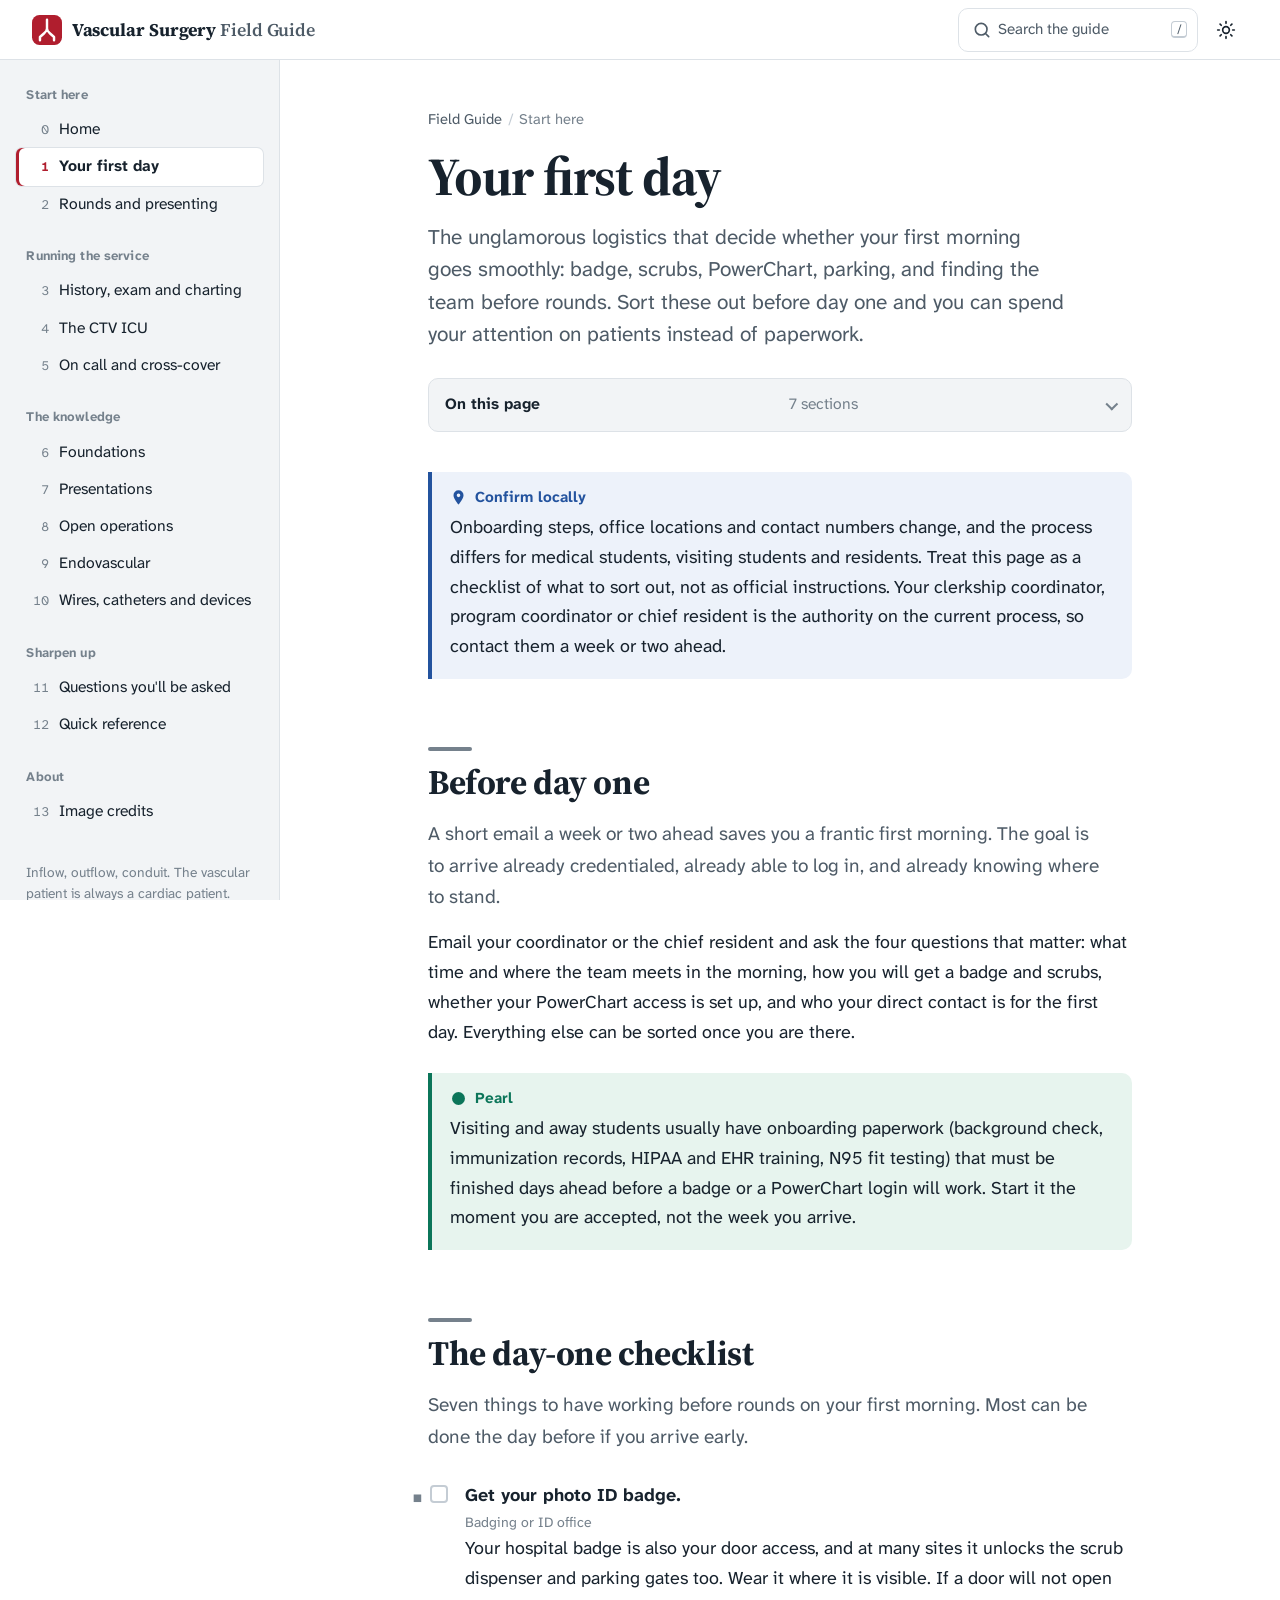
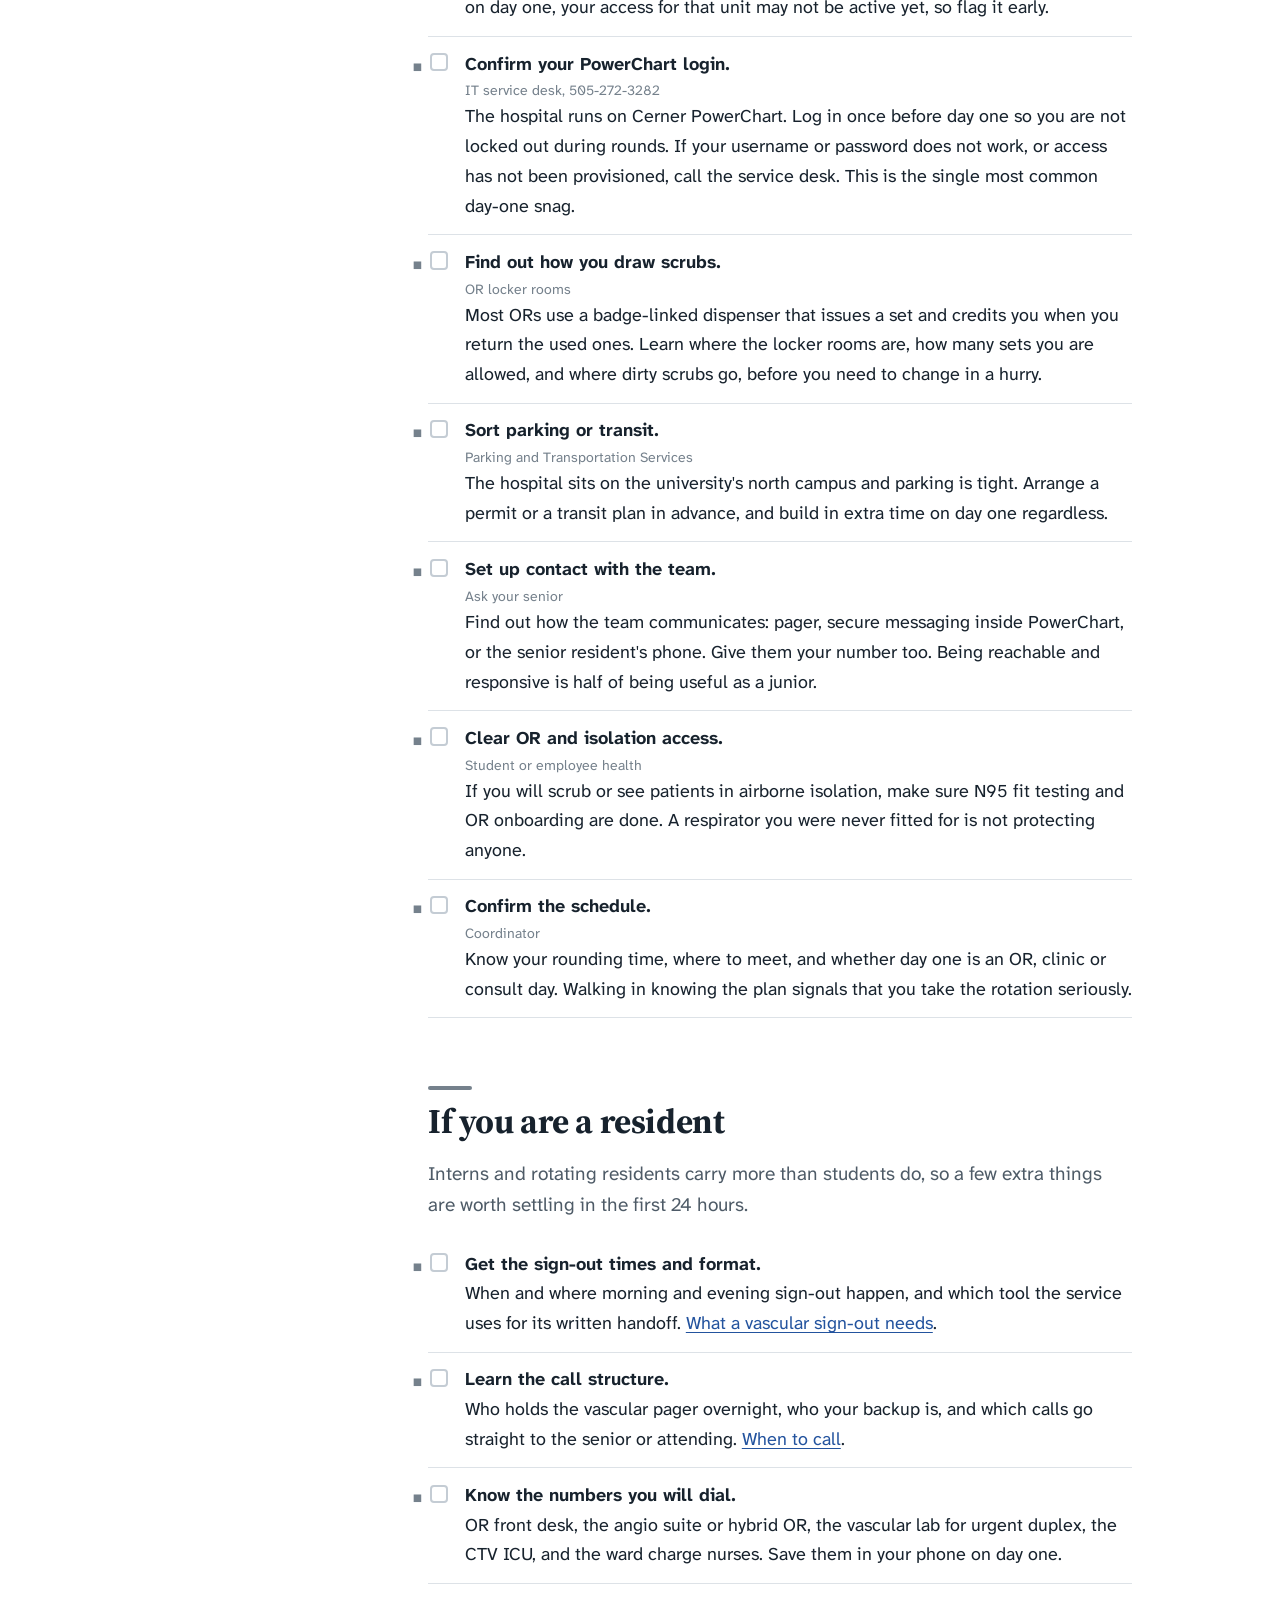
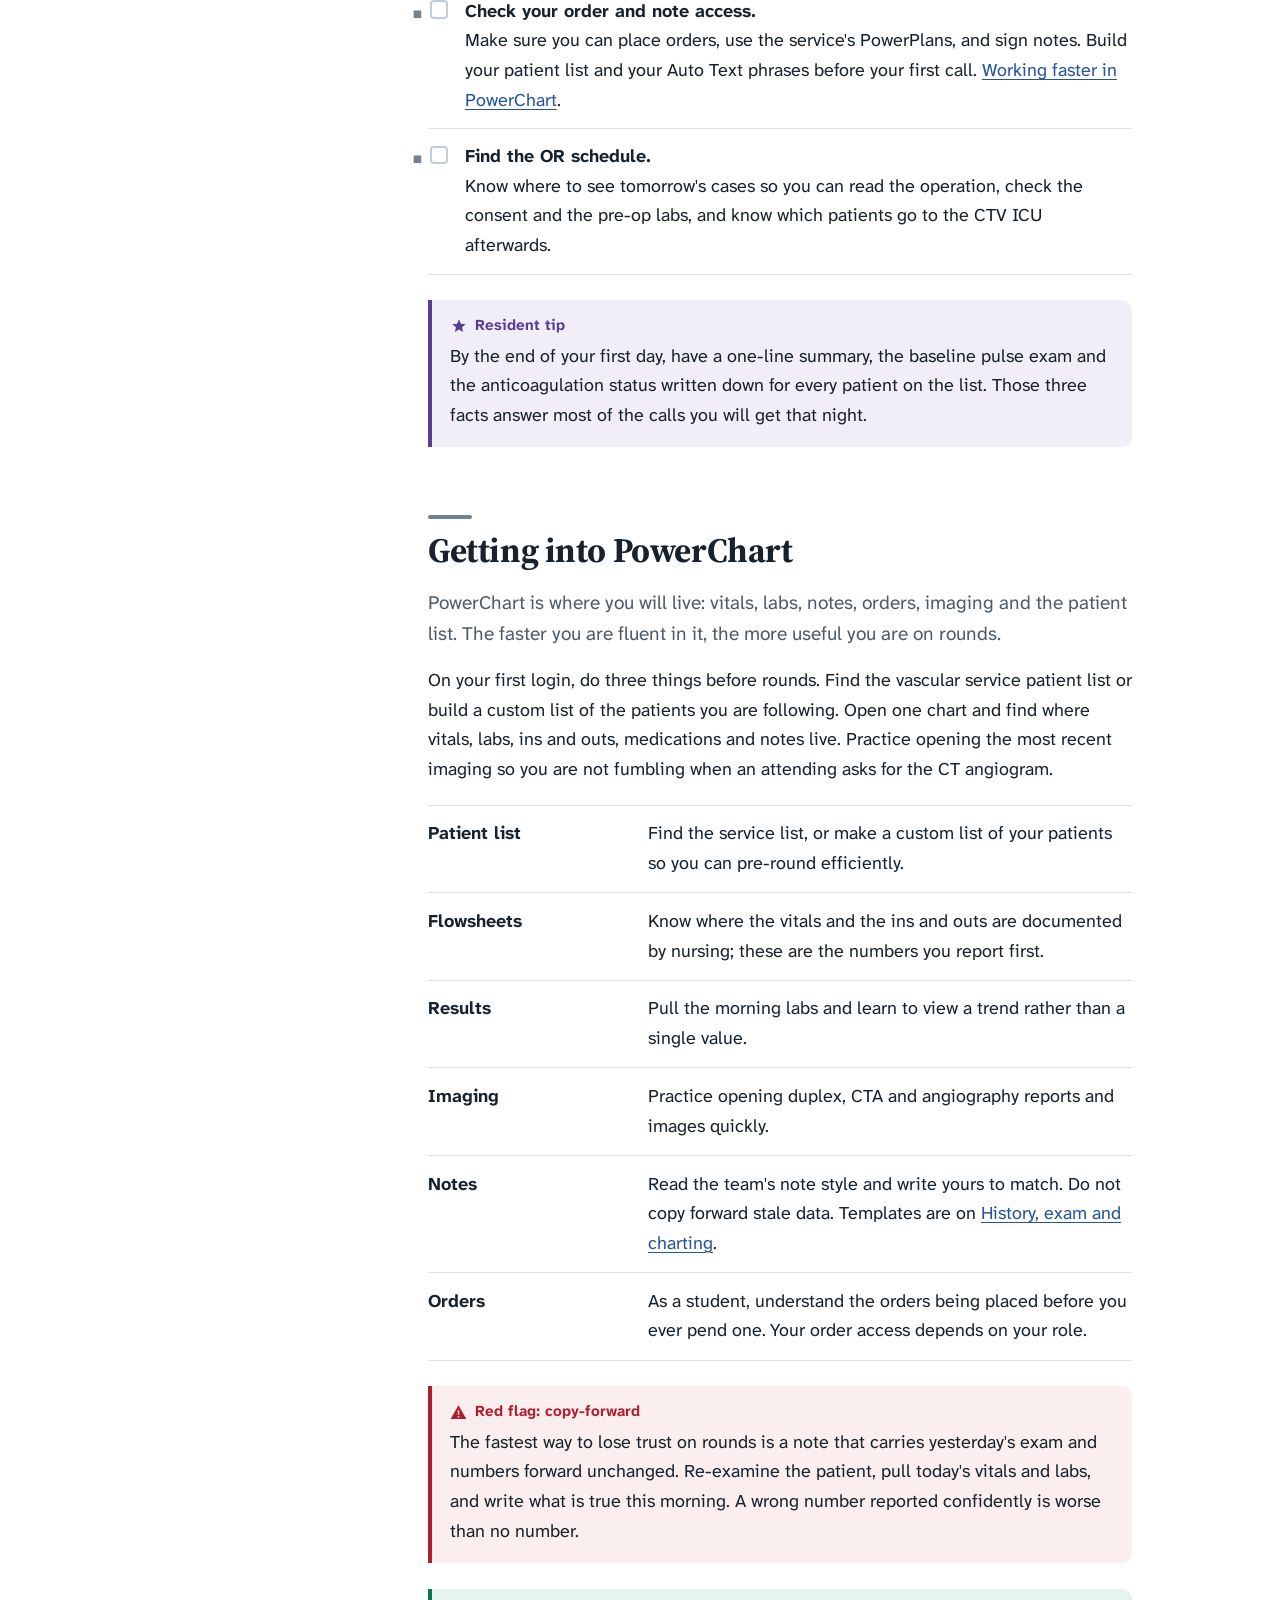
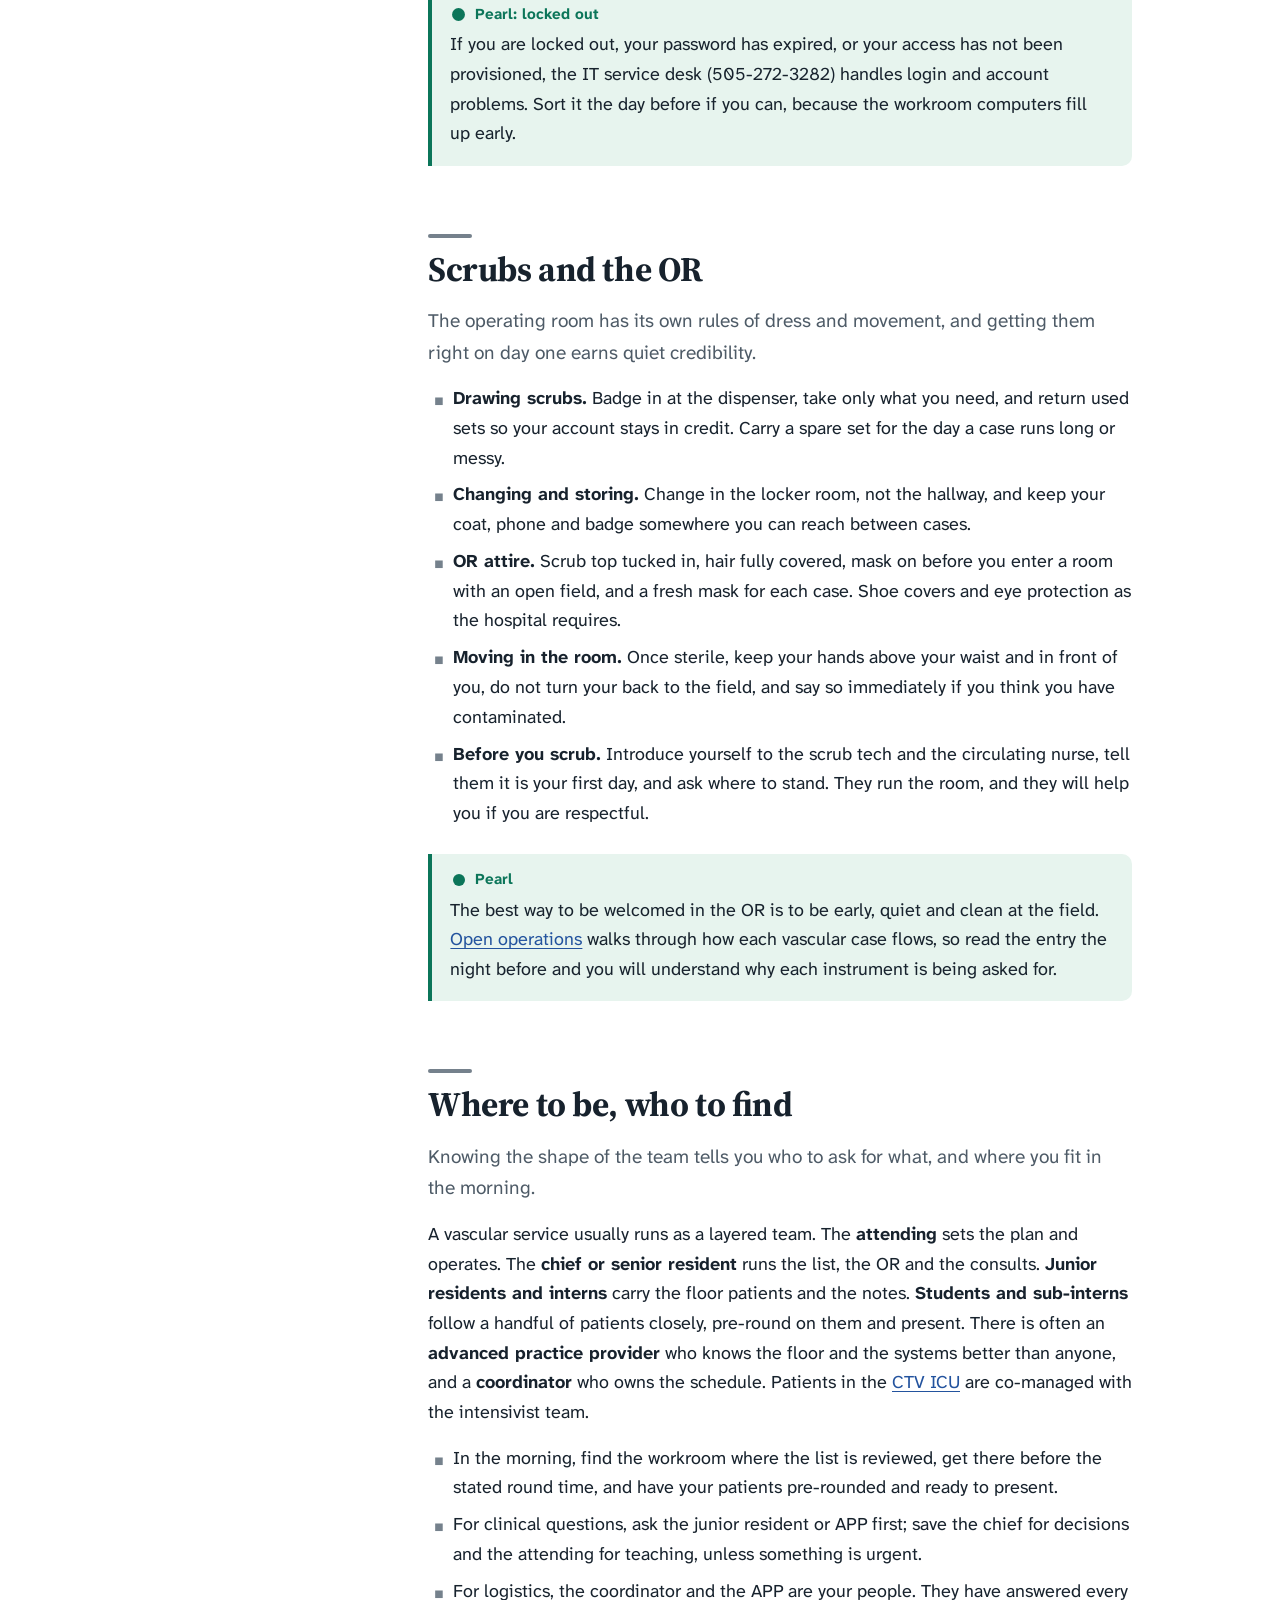
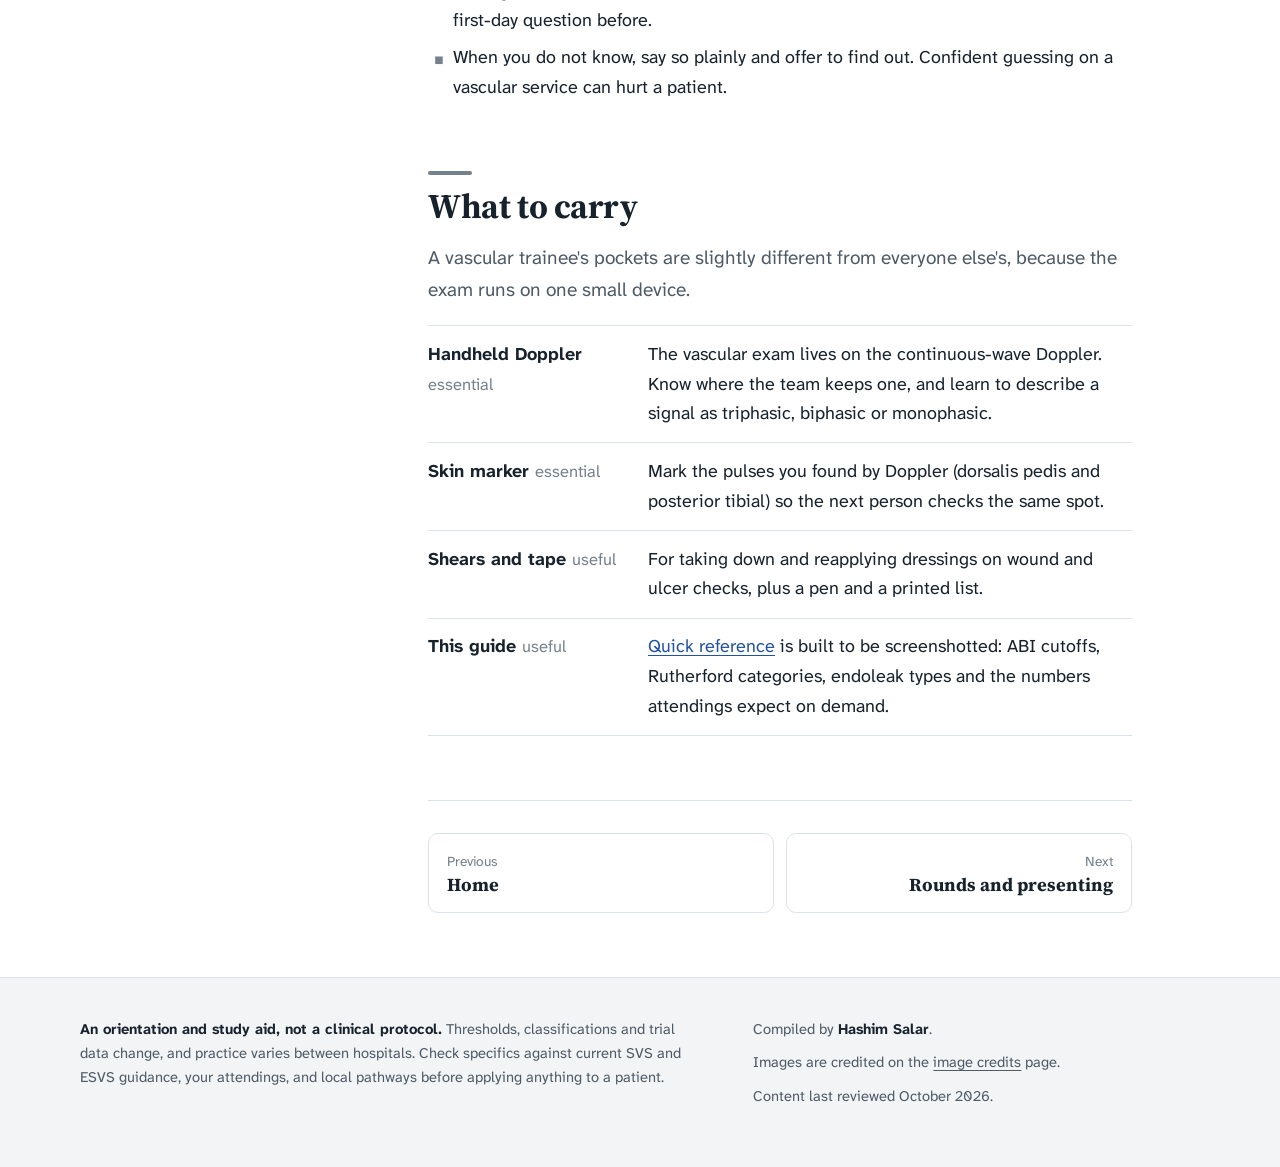
<file: first-day.html>
<!DOCTYPE html>
<html lang="en">
<head>
<!-- @head -->
<meta charset="UTF-8">
<meta name="viewport" content="width=device-width, initial-scale=1">
<title>Your first day | Vascular Surgery Field Guide</title>
<meta name="description" content="Badge, scrubs, PowerChart, parking, the team, and what to carry.">
<meta name="theme-color" content="#FFFFFF" media="(prefers-color-scheme: light)">
<meta name="theme-color" content="#111A22" media="(prefers-color-scheme: dark)">
<link rel="icon" href="assets/favicon.svg" type="image/svg+xml">
<link rel="preconnect" href="https://fonts.googleapis.com">
<link rel="preconnect" href="https://fonts.gstatic.com" crossorigin>
<link rel="stylesheet" href="https://fonts.googleapis.com/css2?family=Atkinson+Hyperlegible+Next:ital,wght@0,400;0,600;0,700;1,400&family=Source+Serif+4:opsz,wght@8..60,600;8..60,700&display=swap">
<link rel="stylesheet" href="assets/styles.css?v=df72d687">
<script>(function(){var r=document.documentElement;r.classList.add('js');try{var t=localStorage.getItem('vfg-theme');if(t==='dark'||t==='light')r.setAttribute('data-theme',t);}catch(e){}})();</script>
<!-- /@head -->
</head>
<body>
<!-- @nav -->
<a class="skip" href="#main">Skip to content</a>
<header class="topbar">
  <button class="icon-btn menu-btn" type="button" data-nav-open aria-controls="rail" aria-expanded="false" aria-label="Open contents"><svg viewBox="0 0 24 24" fill="none" stroke="currentColor" stroke-width="2" stroke-linecap="round" aria-hidden="true"><path d="M4 7h16M4 12h16M4 17h16"/></svg></button>
  <a class="brand" href="index.html"><svg class="brand-mark" viewBox="0 0 32 32" aria-hidden="true"><rect width="32" height="32" rx="8" fill="#B01E2E"/><path d="M16 5v9.5c0 2.2-1.2 3.6-3 5L8.5 23.5V27M16 14.5c0 2.2 1.2 3.6 3 5l4.5 4V27" fill="none" stroke="#fff" stroke-width="2.6" stroke-linecap="round" stroke-linejoin="round"/></svg><span class="brand-name">Vascular Surgery <span>Field Guide</span></span></a>
  <div class="topbar-actions">
    <button class="icon-btn search-btn" type="button" data-search-open aria-label="Search the guide"><svg viewBox="0 0 24 24" fill="none" stroke="currentColor" stroke-width="2" stroke-linecap="round" aria-hidden="true"><circle cx="11" cy="11" r="7"/><path d="m20 20-3.5-3.5"/></svg><span class="lbl">Search the guide</span><kbd>/</kbd></button>
    <button class="icon-btn theme-btn" type="button" data-theme-toggle aria-label="Switch color theme"><svg class="sun" viewBox="0 0 24 24" fill="none" stroke="currentColor" stroke-width="2" stroke-linecap="round" aria-hidden="true"><circle cx="12" cy="12" r="4"/><path d="M12 2v2M12 20v2M4.9 4.9l1.4 1.4M17.7 17.7l1.4 1.4M2 12h2M20 12h2M4.9 19.1l1.4-1.4M17.7 6.3l1.4-1.4"/></svg><svg class="moon" viewBox="0 0 24 24" fill="none" stroke="currentColor" stroke-width="2" stroke-linecap="round" stroke-linejoin="round" aria-hidden="true"><path d="M20 14.5A8 8 0 1 1 9.5 4a6.5 6.5 0 0 0 10.5 10.5z"/></svg></button>
  </div>
</header>
<div class="scrim" data-nav-close></div>
<!-- /@nav -->
<div class="frame">
<!-- @rail -->
<nav class="rail" id="rail" aria-label="Guide contents">
  <div class="rail-close"><button class="icon-btn" type="button" data-nav-close aria-label="Close contents"><svg viewBox="0 0 24 24" fill="none" stroke="currentColor" stroke-width="2" stroke-linecap="round" aria-hidden="true"><path d="M6 6l12 12M18 6 6 18"/></svg></button></div>
  <div class="rail-group">
    <p class="rail-label">Start here</p>
    <ol>
      <li><a class="rail-link" href="index.html"><span class="rail-n">0</span>Home</a></li>
      <li><a class="rail-link" href="first-day.html" aria-current="page"><span class="rail-n">1</span>Your first day</a></li>
      <li><a class="rail-link" href="rounds.html"><span class="rail-n">2</span>Rounds and presenting</a></li>
    </ol>
  </div>
  <div class="rail-group">
    <p class="rail-label">Running the service</p>
    <ol>
      <li><a class="rail-link" href="charting.html"><span class="rail-n">3</span>History, exam and charting</a></li>
      <li><a class="rail-link" href="ctv-icu.html"><span class="rail-n">4</span>The CTV ICU</a></li>
      <li><a class="rail-link" href="on-call.html"><span class="rail-n">5</span>On call and cross-cover</a></li>
    </ol>
  </div>
  <div class="rail-group">
    <p class="rail-label">The knowledge</p>
    <ol>
      <li><a class="rail-link" href="foundations.html"><span class="rail-n">6</span>Foundations</a></li>
      <li><a class="rail-link" href="presentations.html"><span class="rail-n">7</span>Presentations</a></li>
      <li><a class="rail-link" href="operations.html"><span class="rail-n">8</span>Open operations</a></li>
      <li><a class="rail-link" href="endovascular.html"><span class="rail-n">9</span>Endovascular</a></li>
      <li><a class="rail-link" href="devices.html"><span class="rail-n">10</span>Wires, catheters and devices</a></li>
    </ol>
  </div>
  <div class="rail-group">
    <p class="rail-label">Sharpen up</p>
    <ol>
      <li><a class="rail-link" href="questions.html"><span class="rail-n">11</span>Questions you&#x27;ll be asked</a></li>
      <li><a class="rail-link" href="reference.html"><span class="rail-n">12</span>Quick reference</a></li>
    </ol>
  </div>
  <div class="rail-group">
    <p class="rail-label">About</p>
    <ol>
      <li><a class="rail-link" href="credits.html"><span class="rail-n">13</span>Image credits</a></li>
    </ol>
  </div>
  <p class="rail-note">Inflow, outflow, conduit. The vascular patient is always a cardiac patient.</p>
</nav>
<!-- /@rail -->
<main id="main" class="page" tabindex="-1">
  <header class="page-head">
    <!-- @crumb -->
<p class="crumb"><a href="index.html">Field Guide</a><span class="sep" aria-hidden="true">/</span>Start here</p>
<!-- /@crumb -->
    <h1>Your first day</h1>
    <p class="summary">The unglamorous logistics that decide whether your first morning goes smoothly: badge, scrubs, PowerChart, parking, and finding the team before rounds. Sort these out before day one and you can spend your attention on patients instead of paperwork.</p>
    <!-- @toc -->
<details class="toc-inline">
  <summary>On this page <span class="count">7 sections</span></summary>
  <ol>
    <li><a href="#before">Before day one</a></li>
    <li><a href="#checklist">The day-one checklist</a></li>
    <li><a href="#residents">If you are a resident</a></li>
    <li><a href="#powerchart">Getting into PowerChart</a></li>
    <li><a href="#scrubs">Scrubs and the OR</a></li>
    <li><a href="#where">Where to be, who to find</a></li>
    <li><a href="#carry">What to carry</a></li>
  </ol>
</details>
<!-- /@toc -->
  </header>

  <aside class="note local">
    <p class="note-label">Confirm locally</p>
    <p>Onboarding steps, office locations and contact numbers change, and the process differs for medical students, visiting students and residents. Treat this page as a checklist of what to sort out, not as official instructions. Your clerkship coordinator, program coordinator or chief resident is the authority on the current process, so contact them a week or two ahead.</p>
  </aside>

  <section class="sec" id="before" data-title="Before day one">
    <h2>Before day one</h2>
    <p class="sec-lede">A short email a week or two ahead saves you a frantic first morning. The goal is to arrive already credentialed, already able to log in, and already knowing where to stand.</p>
    <p>Email your coordinator or the chief resident and ask the four questions that matter: what time and where the team meets in the morning, how you will get a badge and scrubs, whether your PowerChart access is set up, and who your direct contact is for the first day. Everything else can be sorted once you are there.</p>
    <aside class="note pearl">
      <p class="note-label">Pearl</p>
      <p>Visiting and away students usually have onboarding paperwork (background check, immunization records, HIPAA and EHR training, N95 fit testing) that must be finished days ahead before a badge or a PowerChart login will work. Start it the moment you are accepted, not the week you arrive.</p>
    </aside>
  </section>

  <section class="sec" id="checklist" data-title="The day-one checklist">
    <h2>The day-one checklist</h2>
    <p class="sec-lede">Seven things to have working before rounds on your first morning. Most can be done the day before if you arrive early.</p>
    <ul class="checklist">
      <li><strong>Get your photo ID badge.</strong> <span class="who">Badging or ID office</span> Your hospital badge is also your door access, and at many sites it unlocks the scrub dispenser and parking gates too. Wear it where it is visible. If a door will not open on day one, your access for that unit may not be active yet, so flag it early.</li>
      <li><strong>Confirm your PowerChart login.</strong> <span class="who">IT service desk, 505-272-3282</span> The hospital runs on Cerner PowerChart. Log in once before day one so you are not locked out during rounds. If your username or password does not work, or access has not been provisioned, call the service desk. This is the single most common day-one snag.</li>
      <li><strong>Find out how you draw scrubs.</strong> <span class="who">OR locker rooms</span> Most ORs use a badge-linked dispenser that issues a set and credits you when you return the used ones. Learn where the locker rooms are, how many sets you are allowed, and where dirty scrubs go, before you need to change in a hurry.</li>
      <li><strong>Sort parking or transit.</strong> <span class="who">Parking and Transportation Services</span> The hospital sits on the university's north campus and parking is tight. Arrange a permit or a transit plan in advance, and build in extra time on day one regardless.</li>
      <li><strong>Set up contact with the team.</strong> <span class="who">Ask your senior</span> Find out how the team communicates: pager, secure messaging inside PowerChart, or the senior resident's phone. Give them your number too. Being reachable and responsive is half of being useful as a junior.</li>
      <li><strong>Clear OR and isolation access.</strong> <span class="who">Student or employee health</span> If you will scrub or see patients in airborne isolation, make sure N95 fit testing and OR onboarding are done. A respirator you were never fitted for is not protecting anyone.</li>
      <li><strong>Confirm the schedule.</strong> <span class="who">Coordinator</span> Know your rounding time, where to meet, and whether day one is an OR, clinic or consult day. Walking in knowing the plan signals that you take the rotation seriously.</li>
    </ul>
  </section>

  <section class="sec" id="residents" data-title="If you are a resident">
    <h2>If you are a resident</h2>
    <p class="sec-lede">Interns and rotating residents carry more than students do, so a few extra things are worth settling in the first 24 hours.</p>
    <ul class="checklist">
      <li><strong>Get the sign-out times and format.</strong> When and where morning and evening sign-out happen, and which tool the service uses for its written handoff. <a href="on-call.html#sign-out">What a vascular sign-out needs</a>.</li>
      <li><strong>Learn the call structure.</strong> Who holds the vascular pager overnight, who your backup is, and which calls go straight to the senior or attending. <a href="on-call.html#when-to-call">When to call</a>.</li>
      <li><strong>Know the numbers you will dial.</strong> OR front desk, the angio suite or hybrid OR, the vascular lab for urgent duplex, the CTV ICU, and the ward charge nurses. Save them in your phone on day one.</li>
      <li><strong>Check your order and note access.</strong> Make sure you can place orders, use the service's PowerPlans, and sign notes. Build your patient list and your Auto Text phrases before your first call. <a href="charting.html#powerchart">Working faster in PowerChart</a>.</li>
      <li><strong>Find the OR schedule.</strong> Know where to see tomorrow's cases so you can read the operation, check the consent and the pre-op labs, and know which patients go to the CTV ICU afterwards.</li>
    </ul>
    <aside class="note tip">
      <p class="note-label">Resident tip</p>
      <p>By the end of your first day, have a one-line summary, the baseline pulse exam and the anticoagulation status written down for every patient on the list. Those three facts answer most of the calls you will get that night.</p>
    </aside>
  </section>

  <section class="sec" id="powerchart" data-title="Getting into PowerChart">
    <h2>Getting into PowerChart</h2>
    <p class="sec-lede">PowerChart is where you will live: vitals, labs, notes, orders, imaging and the patient list. The faster you are fluent in it, the more useful you are on rounds.</p>
    <p>On your first login, do three things before rounds. Find the vascular service patient list or build a custom list of the patients you are following. Open one chart and find where vitals, labs, ins and outs, medications and notes live. Practice opening the most recent imaging so you are not fumbling when an attending asks for the CT angiogram.</p>
    <dl class="terms">
      <div><dt>Patient list</dt><dd>Find the service list, or make a custom list of your patients so you can pre-round efficiently.</dd></div>
      <div><dt>Flowsheets</dt><dd>Know where the vitals and the ins and outs are documented by nursing; these are the numbers you report first.</dd></div>
      <div><dt>Results</dt><dd>Pull the morning labs and learn to view a trend rather than a single value.</dd></div>
      <div><dt>Imaging</dt><dd>Practice opening duplex, CTA and angiography reports and images quickly.</dd></div>
      <div><dt>Notes</dt><dd>Read the team's note style and write yours to match. Do not copy forward stale data. Templates are on <a href="charting.html">History, exam and charting</a>.</dd></div>
      <div><dt>Orders</dt><dd>As a student, understand the orders being placed before you ever pend one. Your order access depends on your role.</dd></div>
    </dl>
    <aside class="note flag">
      <p class="note-label">Red flag: copy-forward</p>
      <p>The fastest way to lose trust on rounds is a note that carries yesterday's exam and numbers forward unchanged. Re-examine the patient, pull today's vitals and labs, and write what is true this morning. A wrong number reported confidently is worse than no number.</p>
    </aside>
    <aside class="note pearl">
      <p class="note-label">Pearl: locked out</p>
      <p>If you are locked out, your password has expired, or your access has not been provisioned, the IT service desk (505-272-3282) handles login and account problems. Sort it the day before if you can, because the workroom computers fill up early.</p>
    </aside>
  </section>

  <section class="sec" id="scrubs" data-title="Scrubs and the OR">
    <h2>Scrubs and the OR</h2>
    <p class="sec-lede">The operating room has its own rules of dress and movement, and getting them right on day one earns quiet credibility.</p>
    <ul>
      <li><span class="lead-in">Drawing scrubs.</span> Badge in at the dispenser, take only what you need, and return used sets so your account stays in credit. Carry a spare set for the day a case runs long or messy.</li>
      <li><span class="lead-in">Changing and storing.</span> Change in the locker room, not the hallway, and keep your coat, phone and badge somewhere you can reach between cases.</li>
      <li><span class="lead-in">OR attire.</span> Scrub top tucked in, hair fully covered, mask on before you enter a room with an open field, and a fresh mask for each case. Shoe covers and eye protection as the hospital requires.</li>
      <li><span class="lead-in">Moving in the room.</span> Once sterile, keep your hands above your waist and in front of you, do not turn your back to the field, and say so immediately if you think you have contaminated.</li>
      <li><span class="lead-in">Before you scrub.</span> Introduce yourself to the scrub tech and the circulating nurse, tell them it is your first day, and ask where to stand. They run the room, and they will help you if you are respectful.</li>
    </ul>
    <aside class="note pearl">
      <p class="note-label">Pearl</p>
      <p>The best way to be welcomed in the OR is to be early, quiet and clean at the field. <a href="operations.html">Open operations</a> walks through how each vascular case flows, so read the entry the night before and you will understand why each instrument is being asked for.</p>
    </aside>
  </section>

  <section class="sec" id="where" data-title="Where to be, who to find">
    <h2>Where to be, who to find</h2>
    <p class="sec-lede">Knowing the shape of the team tells you who to ask for what, and where you fit in the morning.</p>
    <p>A vascular service usually runs as a layered team. The <strong>attending</strong> sets the plan and operates. The <strong>chief or senior resident</strong> runs the list, the OR and the consults. <strong>Junior residents and interns</strong> carry the floor patients and the notes. <strong>Students and sub-interns</strong> follow a handful of patients closely, pre-round on them and present. There is often an <strong>advanced practice provider</strong> who knows the floor and the systems better than anyone, and a <strong>coordinator</strong> who owns the schedule. Patients in the <a href="ctv-icu.html">CTV ICU</a> are co-managed with the intensivist team.</p>
    <ul>
      <li>In the morning, find the workroom where the list is reviewed, get there before the stated round time, and have your patients pre-rounded and ready to present.</li>
      <li>For clinical questions, ask the junior resident or APP first; save the chief for decisions and the attending for teaching, unless something is urgent.</li>
      <li>For logistics, the coordinator and the APP are your people. They have answered every first-day question before.</li>
      <li>When you do not know, say so plainly and offer to find out. Confident guessing on a vascular service can hurt a patient.</li>
    </ul>
  </section>

  <section class="sec" id="carry" data-title="What to carry">
    <h2>What to carry</h2>
    <p class="sec-lede">A vascular trainee's pockets are slightly different from everyone else's, because the exam runs on one small device.</p>
    <dl class="terms">
      <div><dt>Handheld Doppler <span class="aka">essential</span></dt><dd>The vascular exam lives on the continuous-wave Doppler. Know where the team keeps one, and learn to describe a signal as triphasic, biphasic or monophasic.</dd></div>
      <div><dt>Skin marker <span class="aka">essential</span></dt><dd>Mark the pulses you found by Doppler (dorsalis pedis and posterior tibial) so the next person checks the same spot.</dd></div>
      <div><dt>Shears and tape <span class="aka">useful</span></dt><dd>For taking down and reapplying dressings on wound and ulcer checks, plus a pen and a printed list.</dd></div>
      <div><dt>This guide <span class="aka">useful</span></dt><dd><a href="reference.html">Quick reference</a> is built to be screenshotted: ABI cutoffs, Rutherford categories, endoleak types and the numbers attendings expect on demand.</dd></div>
    </dl>
  </section>

  <!-- @pager -->
<nav class="pager" aria-label="Chapters">
  <a class="prev" href="index.html" rel="prev"><span class="dir">Previous</span><span class="ttl">Home</span></a>
  <a class="next" href="rounds.html" rel="next"><span class="dir">Next</span><span class="ttl">Rounds and presenting</span></a>
</nav>
<!-- /@pager -->
</main>
<!-- @aside -->
<aside class="aside" aria-label="On this page">
  <p class="aside-label">On this page</p>
  <ol>
    <li><a href="#before">Before day one</a></li>
    <li><a href="#checklist">The day-one checklist</a></li>
    <li><a href="#residents">If you are a resident</a></li>
    <li><a href="#powerchart">Getting into PowerChart</a></li>
    <li><a href="#scrubs">Scrubs and the OR</a></li>
    <li><a href="#where">Where to be, who to find</a></li>
    <li><a href="#carry">What to carry</a></li>
  </ol>
</aside>
<!-- /@aside -->
</div>
<!-- @footer -->
<footer class="site-foot">
  <div class="inner">
    <div>
      <p><b>An orientation and study aid, not a clinical protocol.</b> Thresholds, classifications and trial data change, and practice varies between hospitals. Check specifics against current SVS and ESVS guidance, your attendings, and local pathways before applying anything to a patient.</p>
    </div>
    <div>
      <p>Compiled by <b>Hashim Salar</b>.</p>
      <p>Images are credited on the <a href="credits.html">image credits</a> page.</p>
      <p>Content last reviewed October 2026.</p>
    </div>
  </div>
</footer>
<button class="to-top" type="button" aria-label="Back to top"><svg viewBox="0 0 24 24" fill="none" stroke="currentColor" stroke-width="2.2" stroke-linecap="round" stroke-linejoin="round" aria-hidden="true"><path d="M12 19V5M5 12l7-7 7 7"/></svg></button>
<script src="assets/app.js?v=52dc44bc" data-index="3e76a475" defer></script>
<!-- /@footer -->
</body>
</html>
</file>
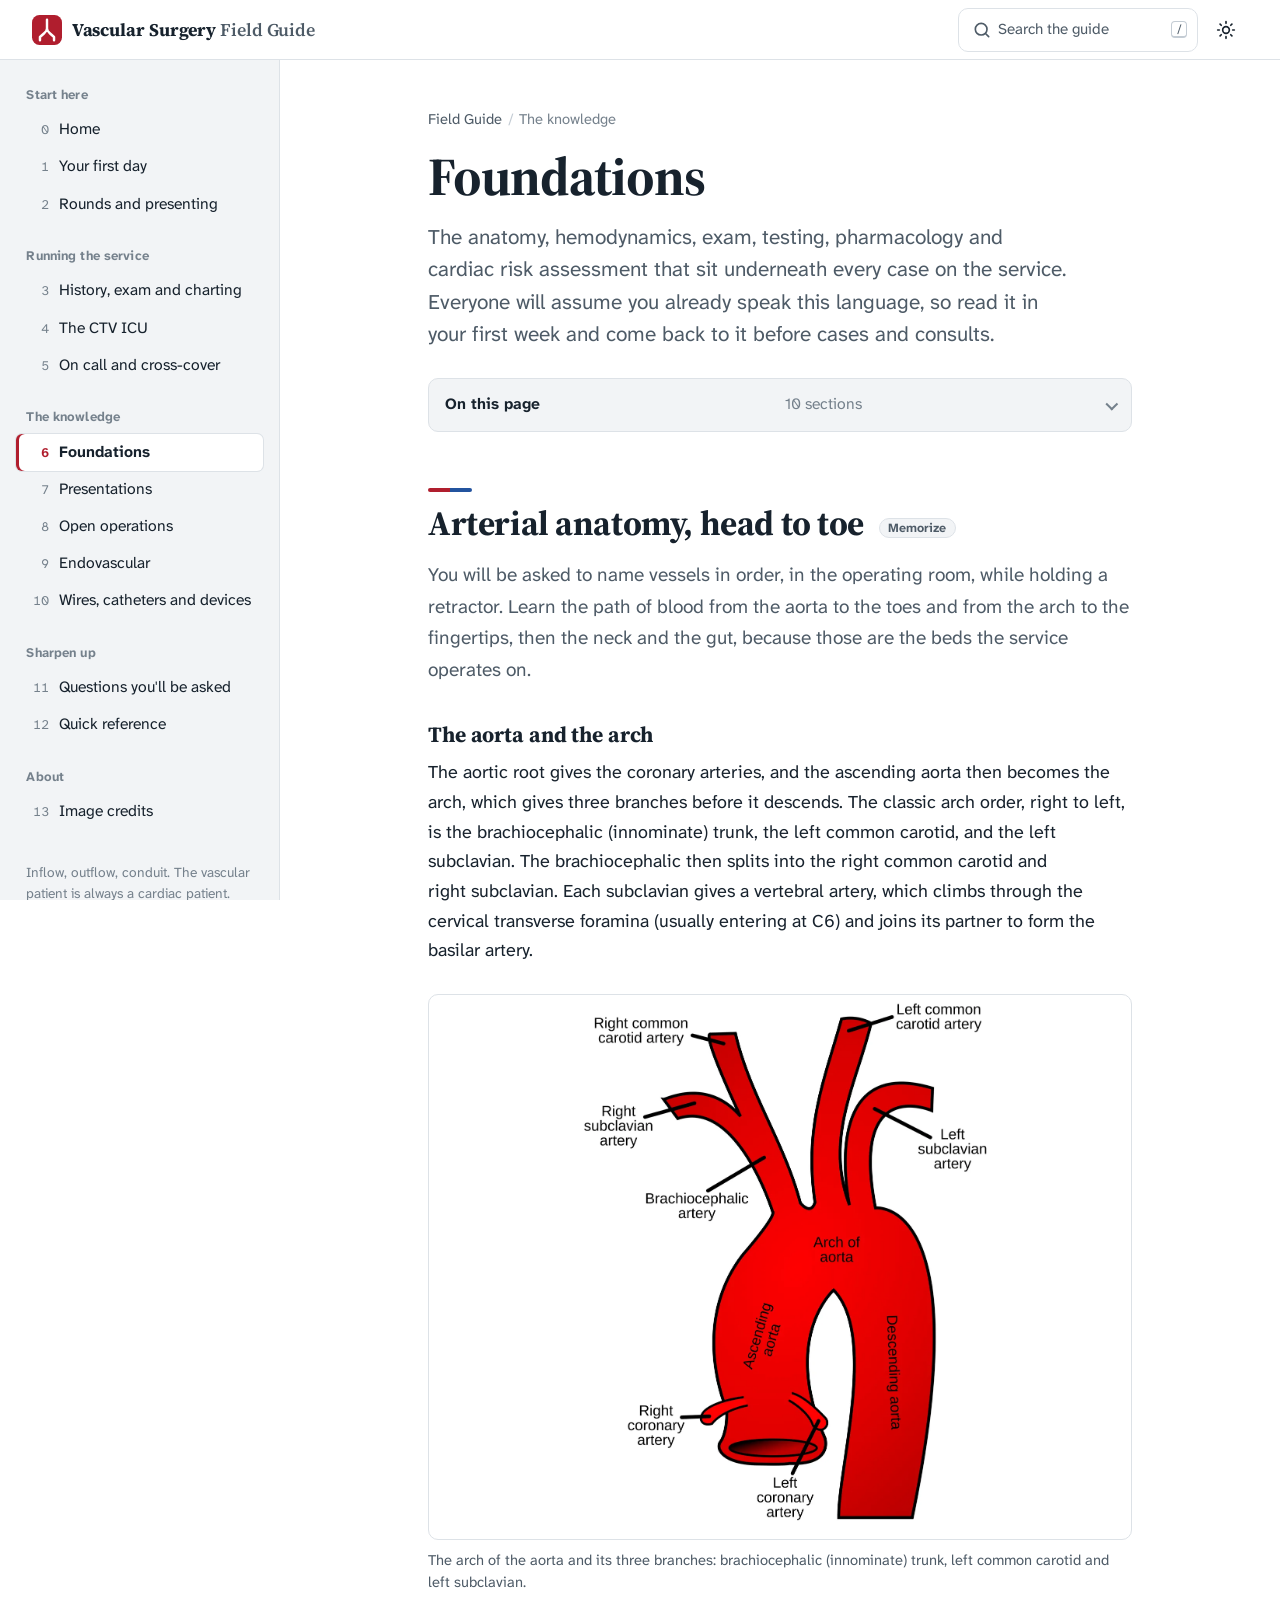
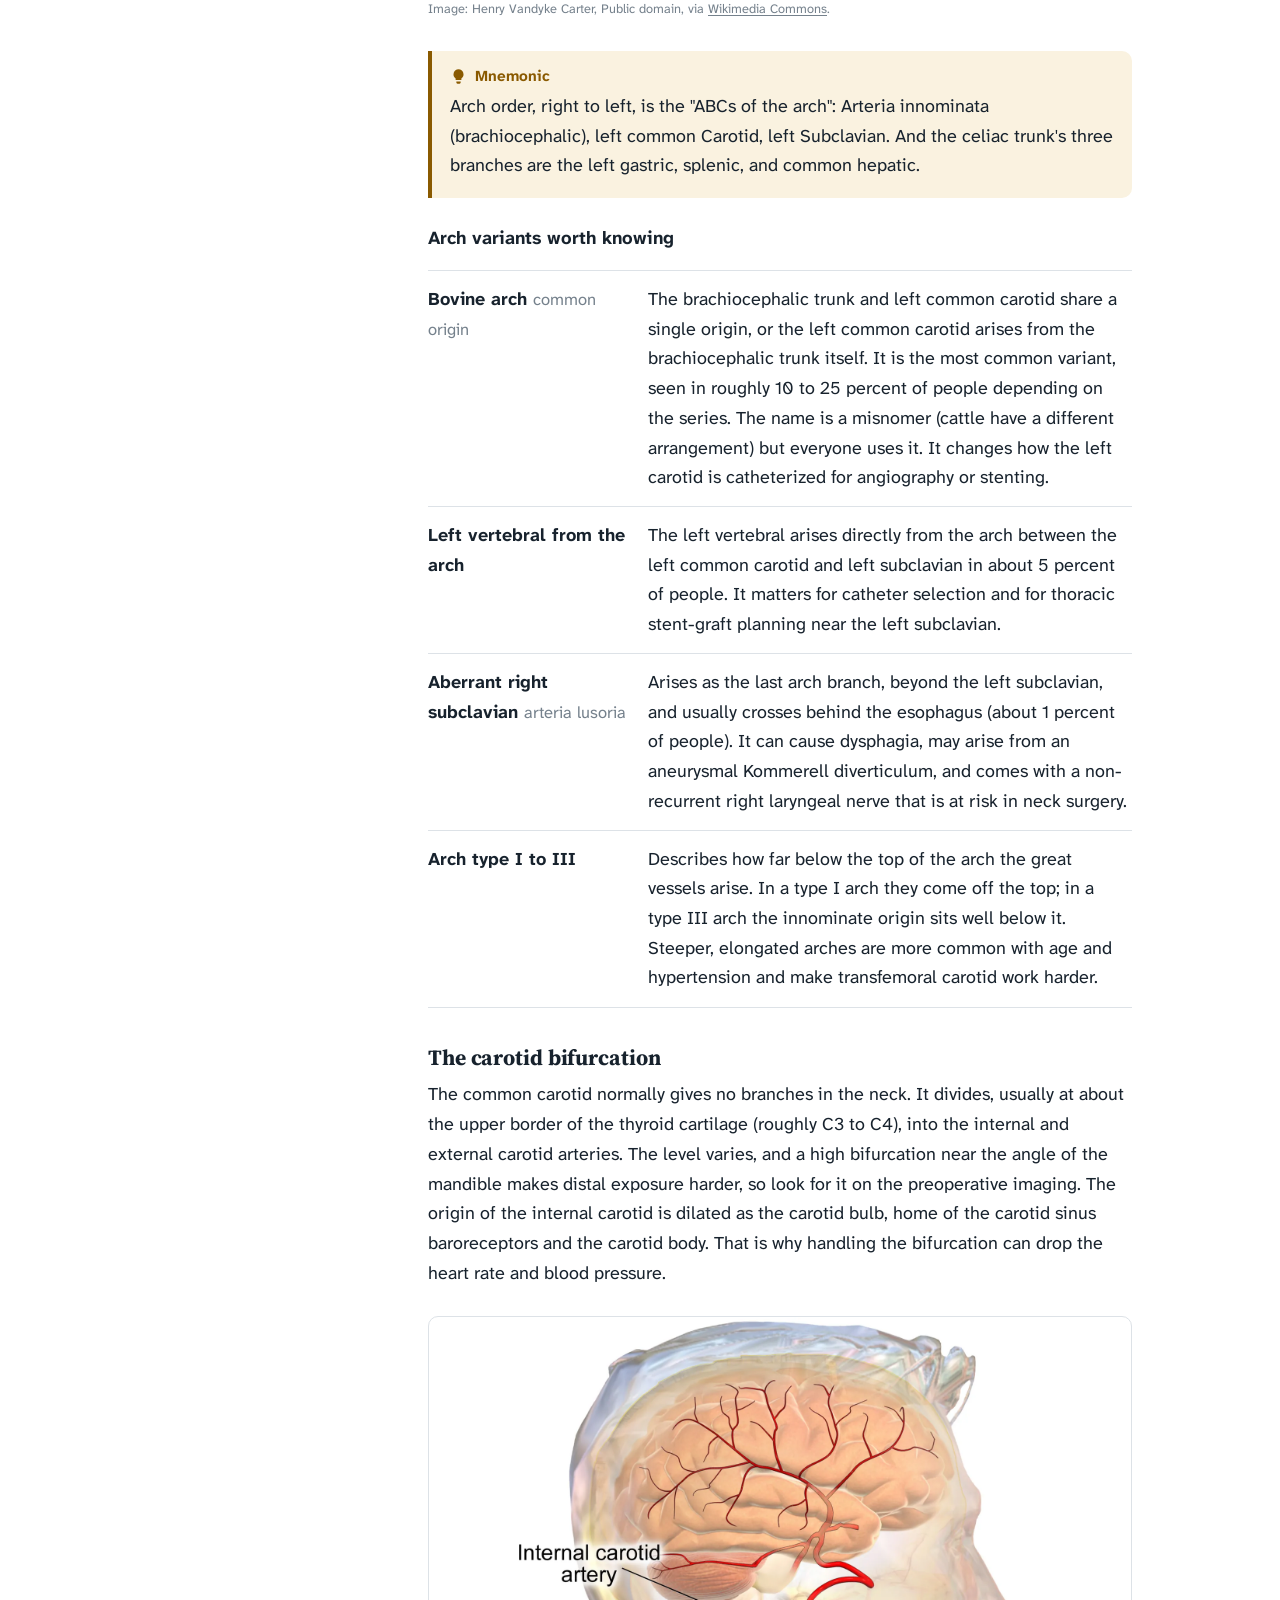
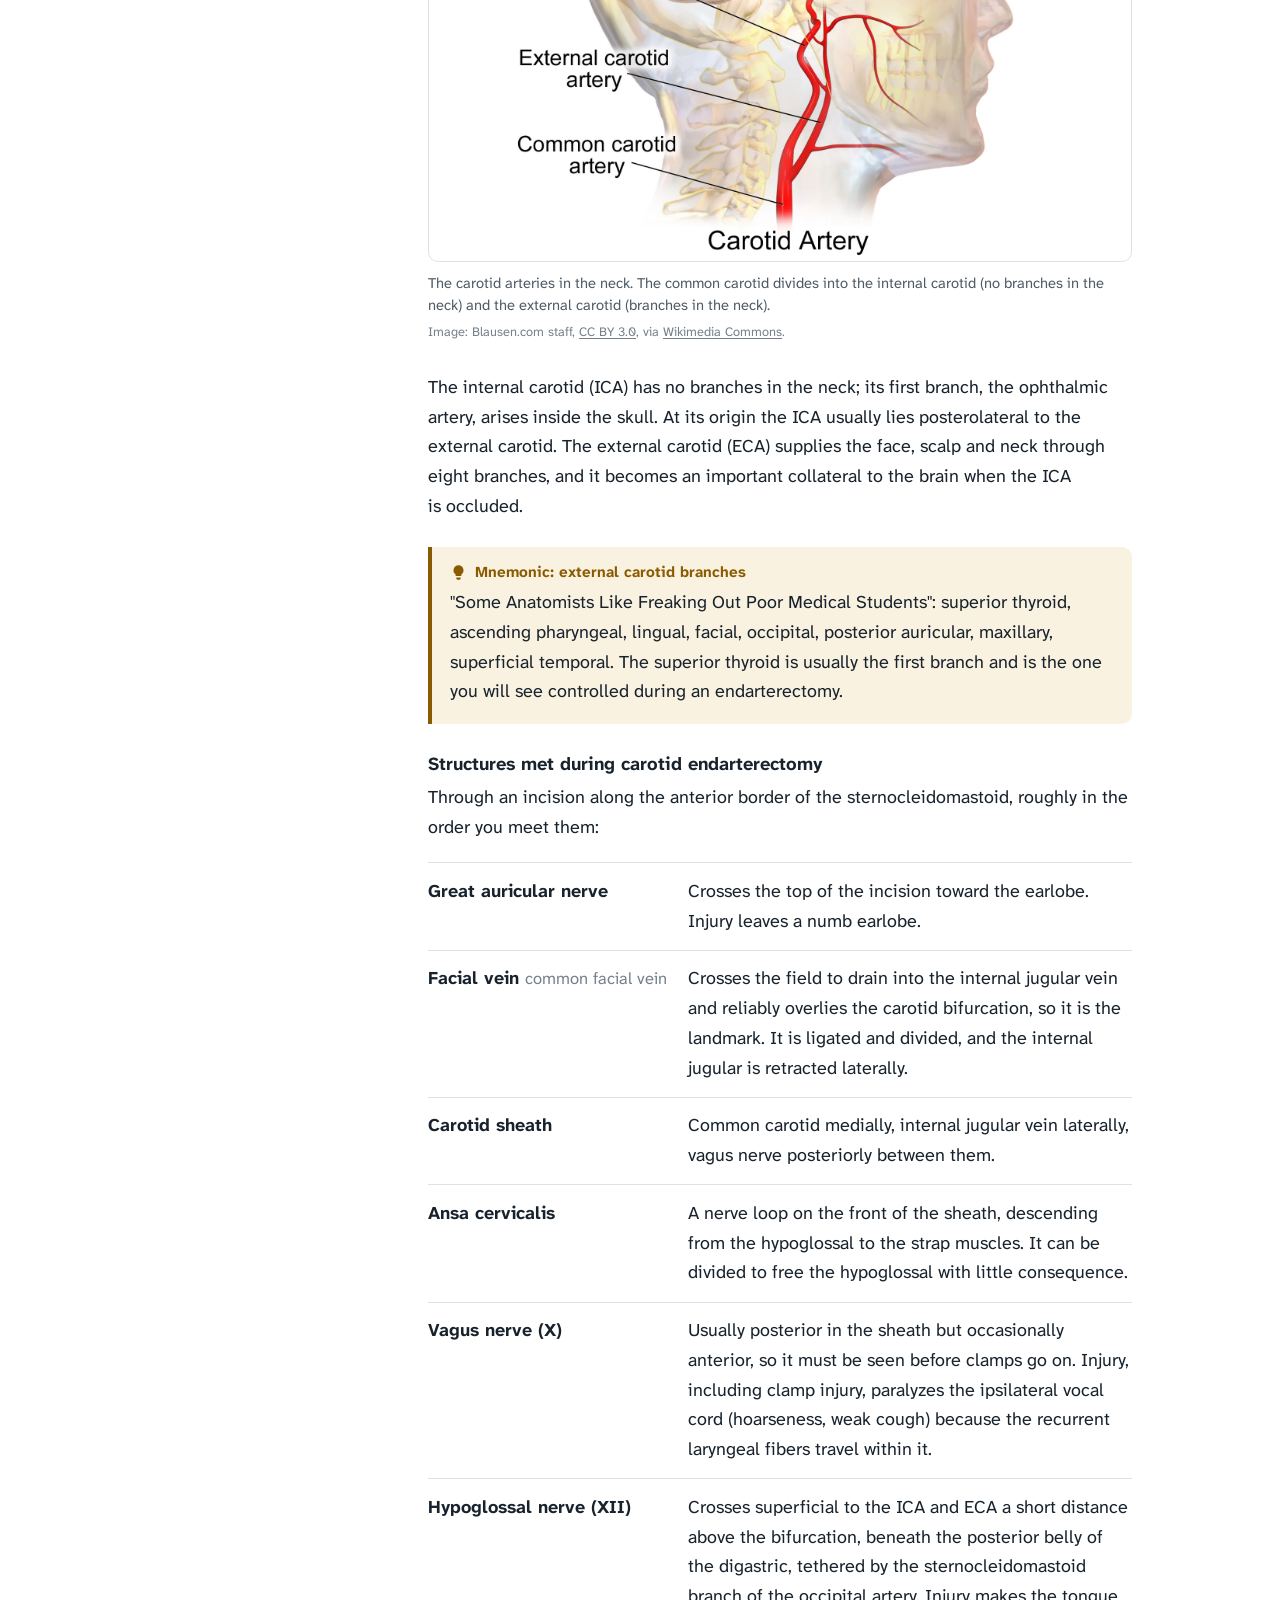
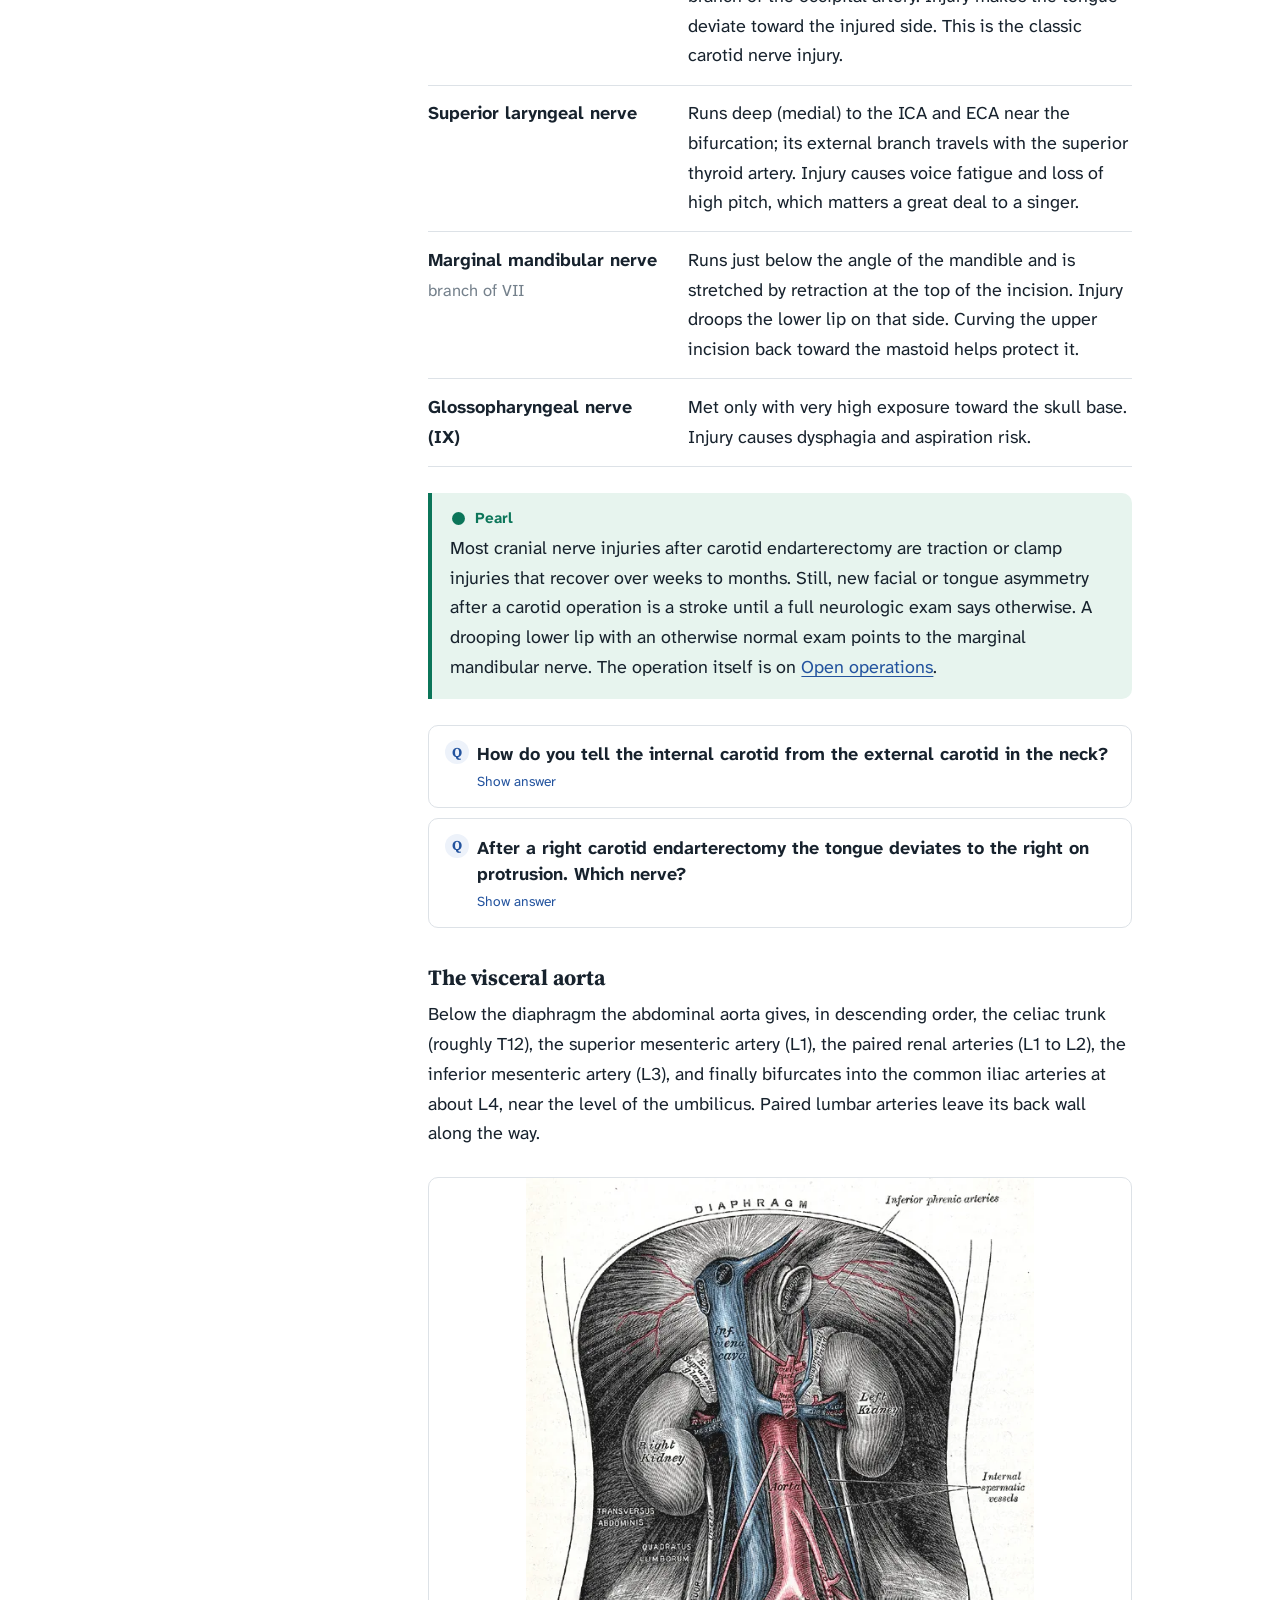
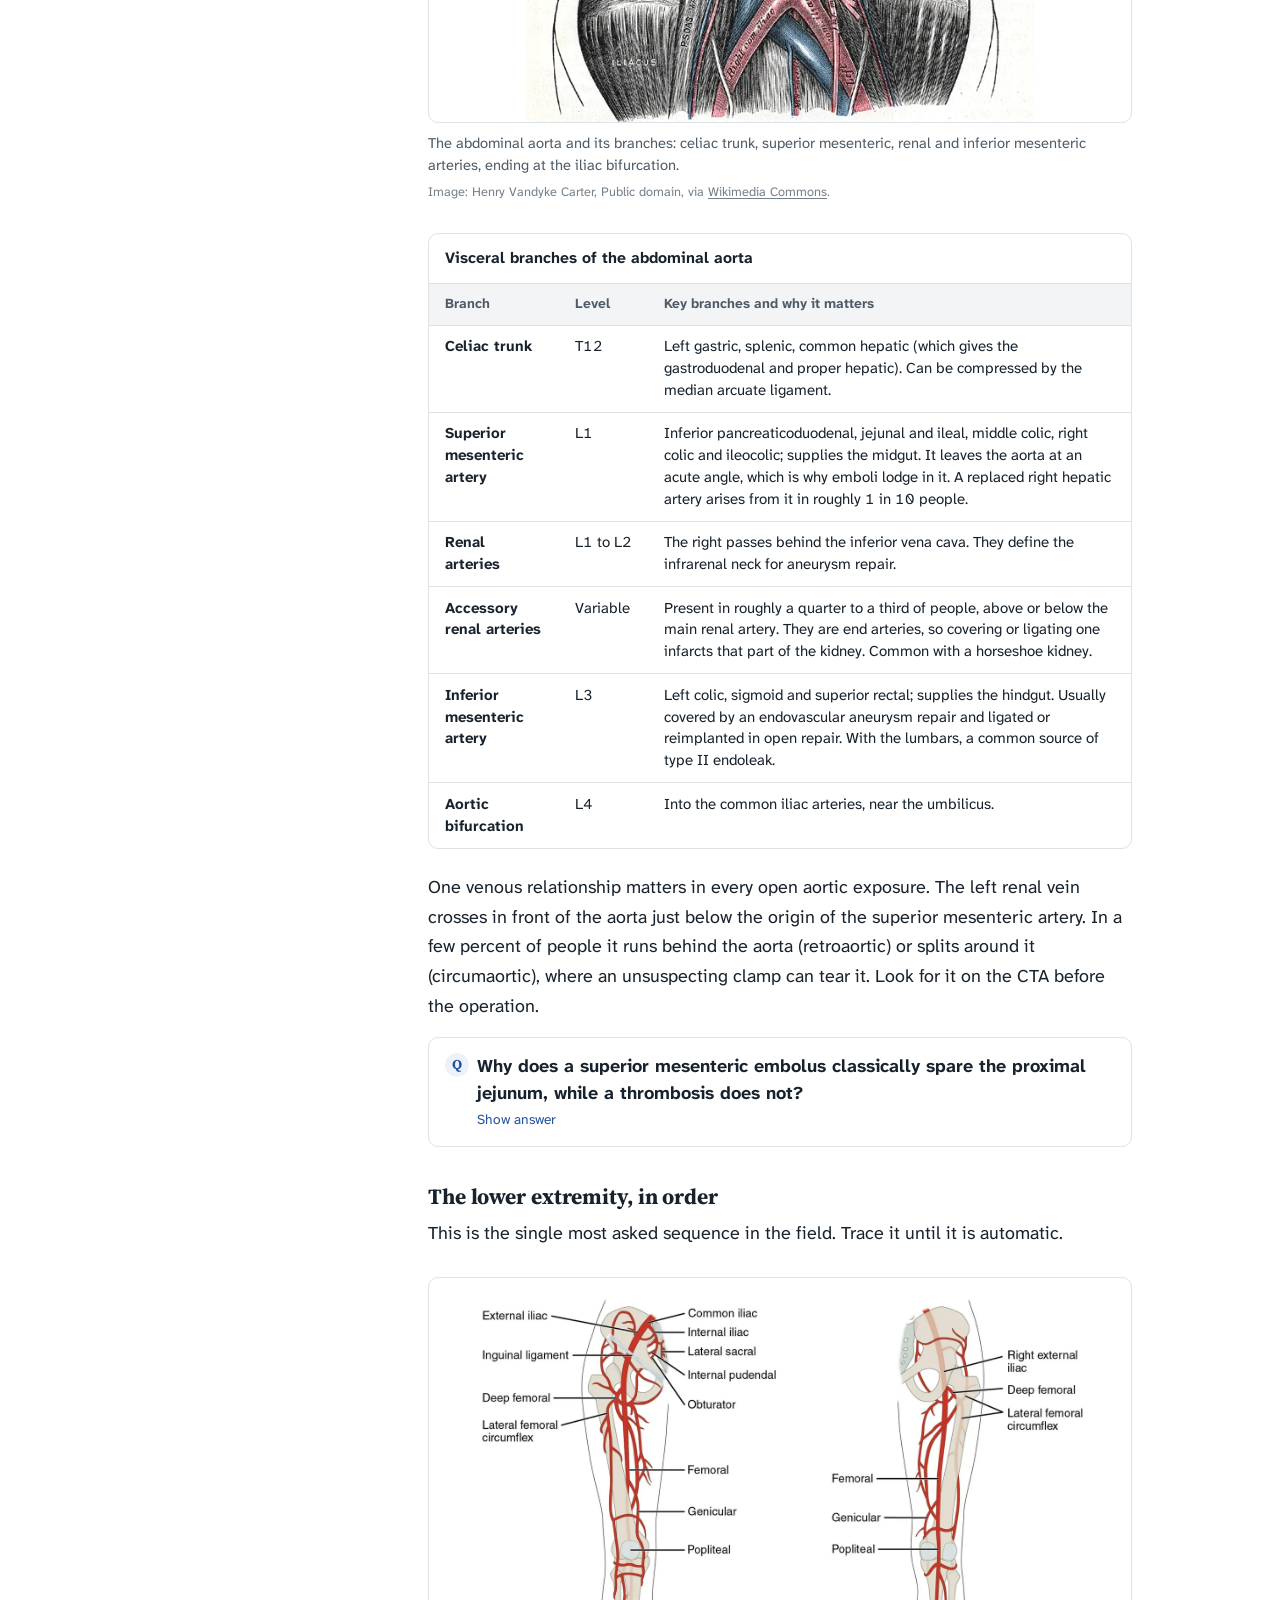
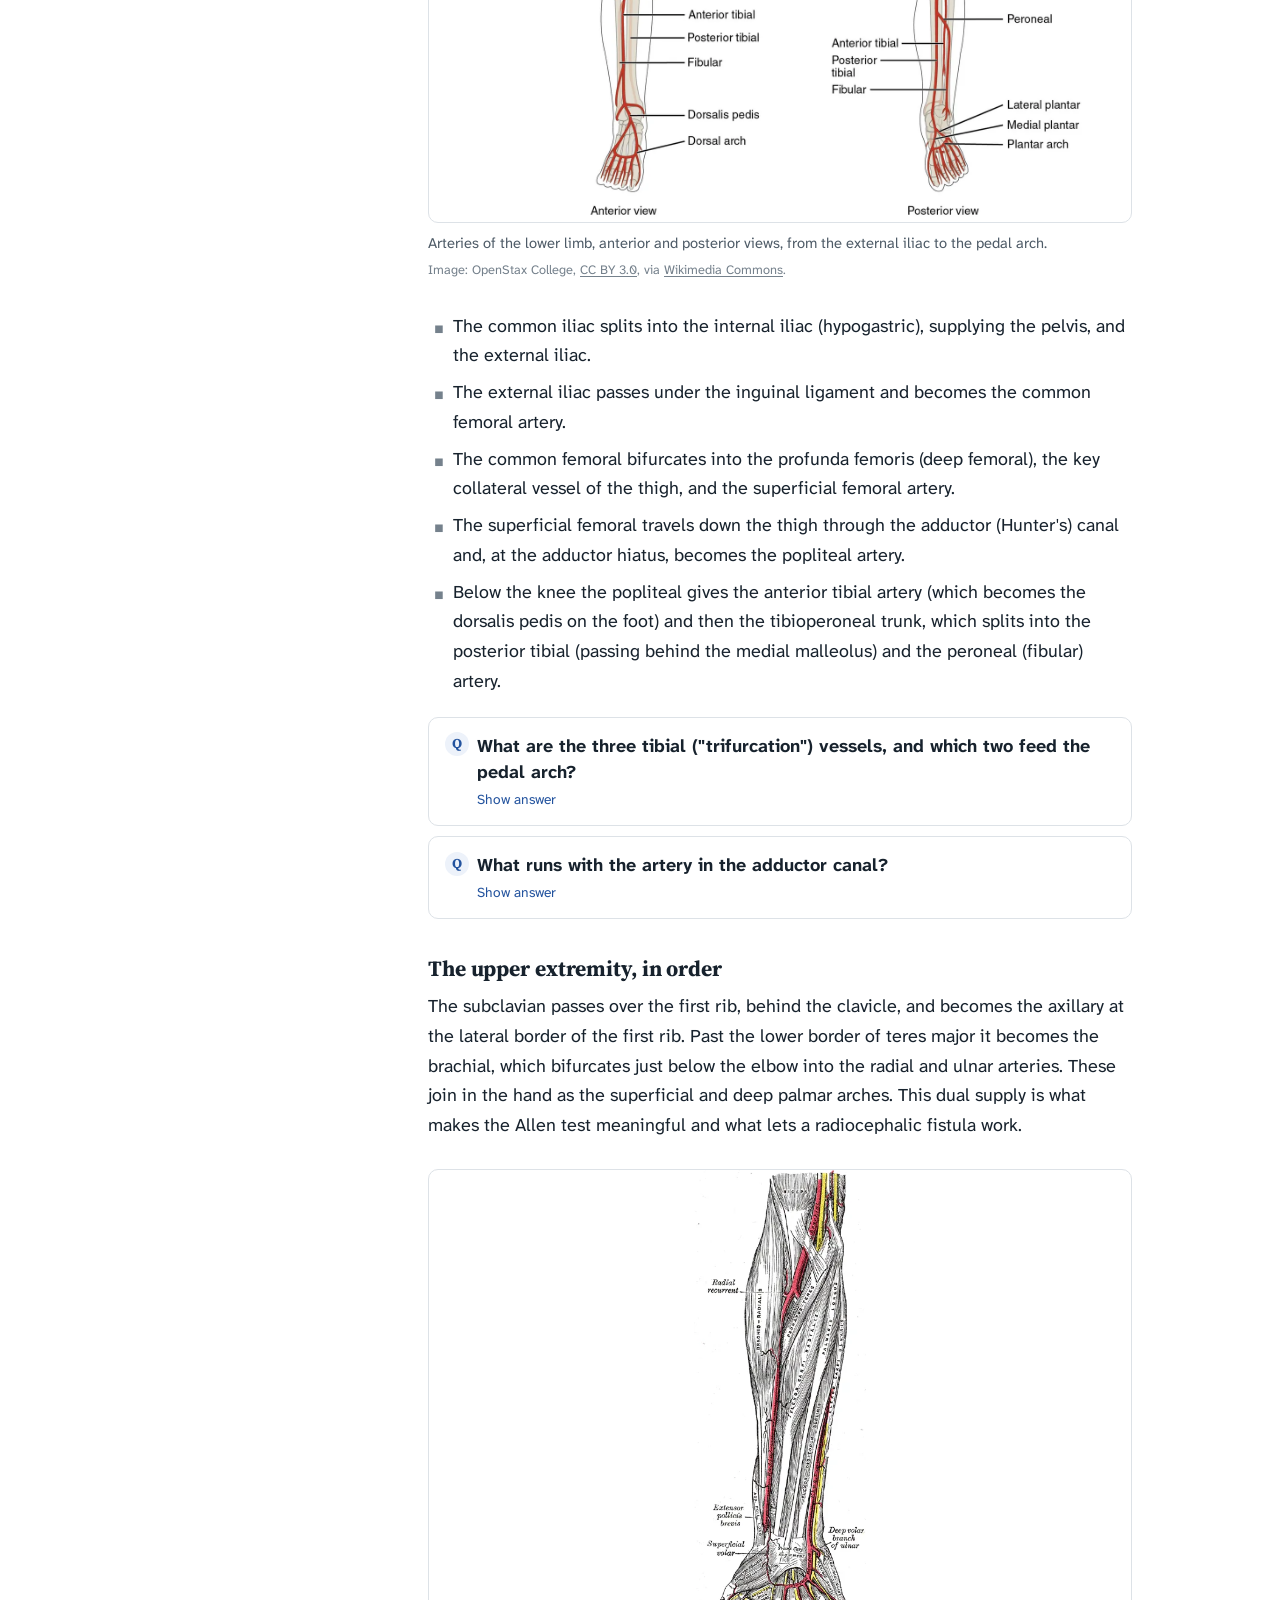
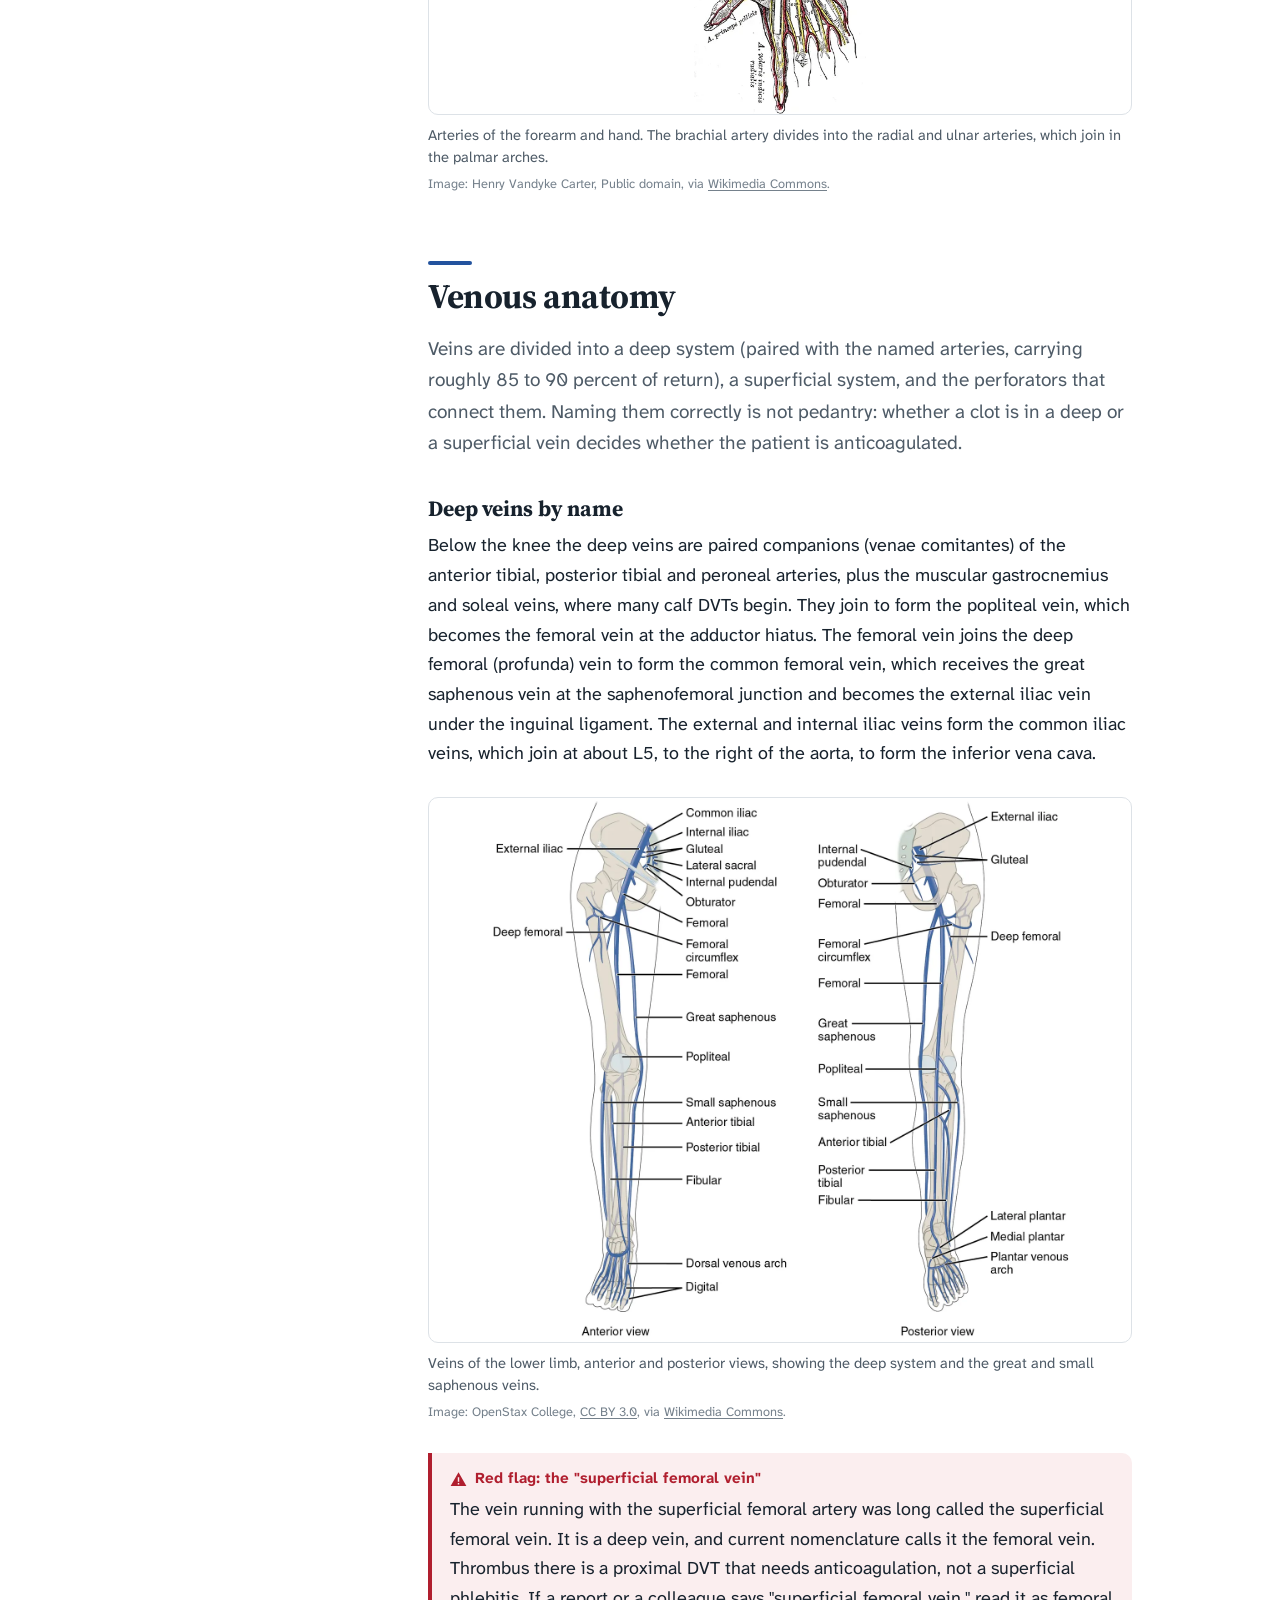
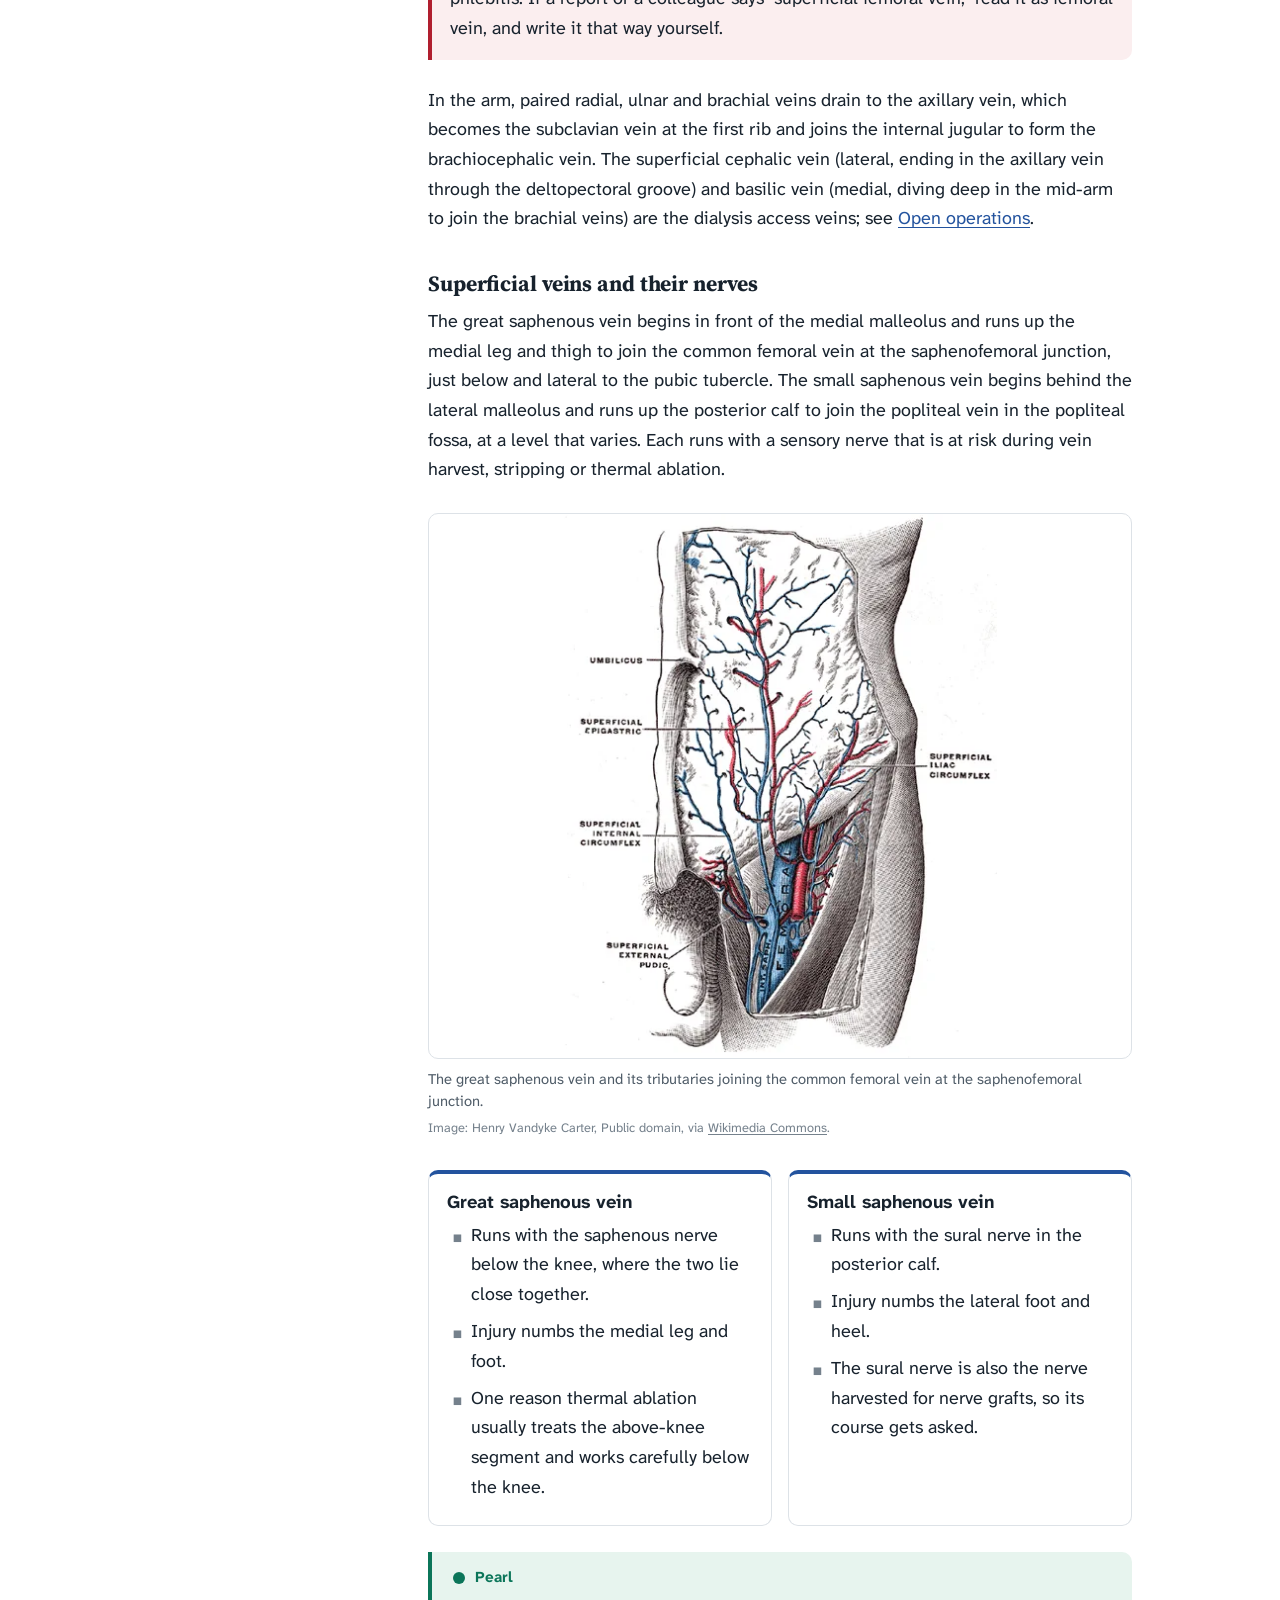
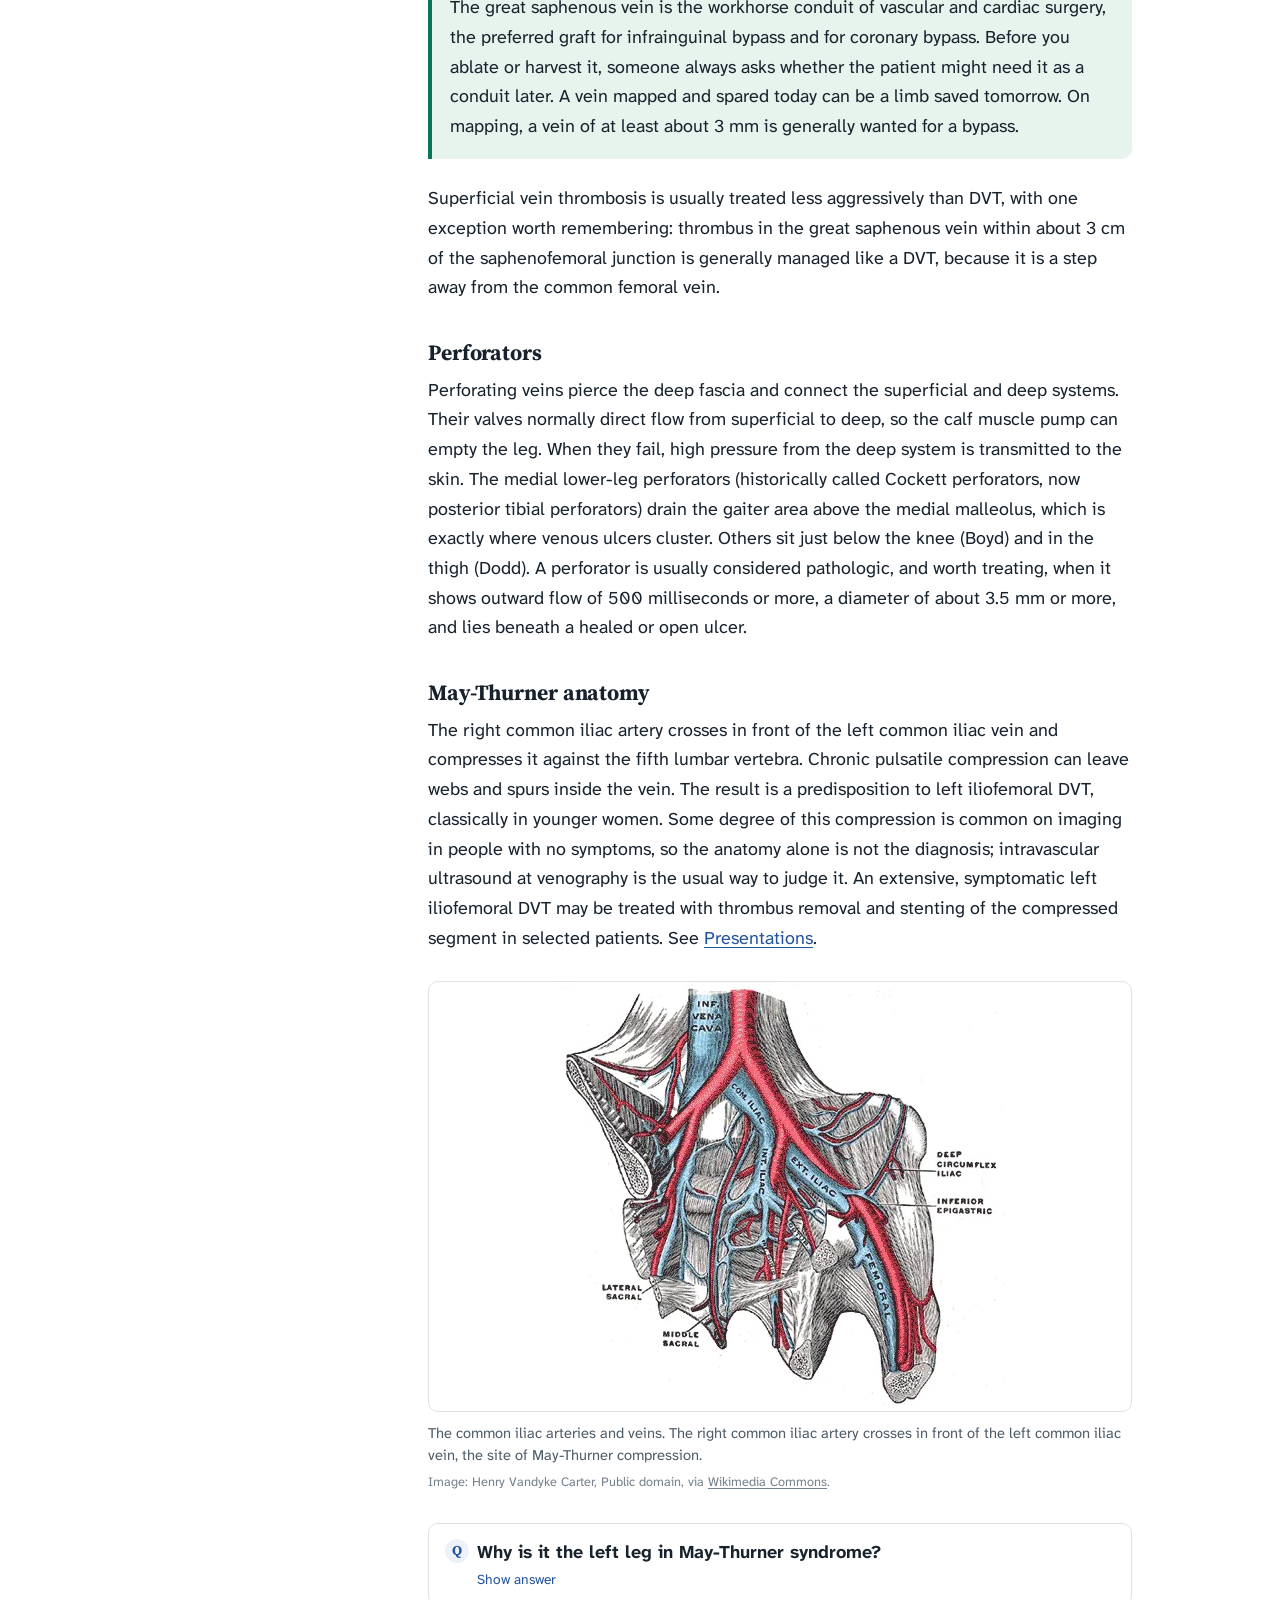
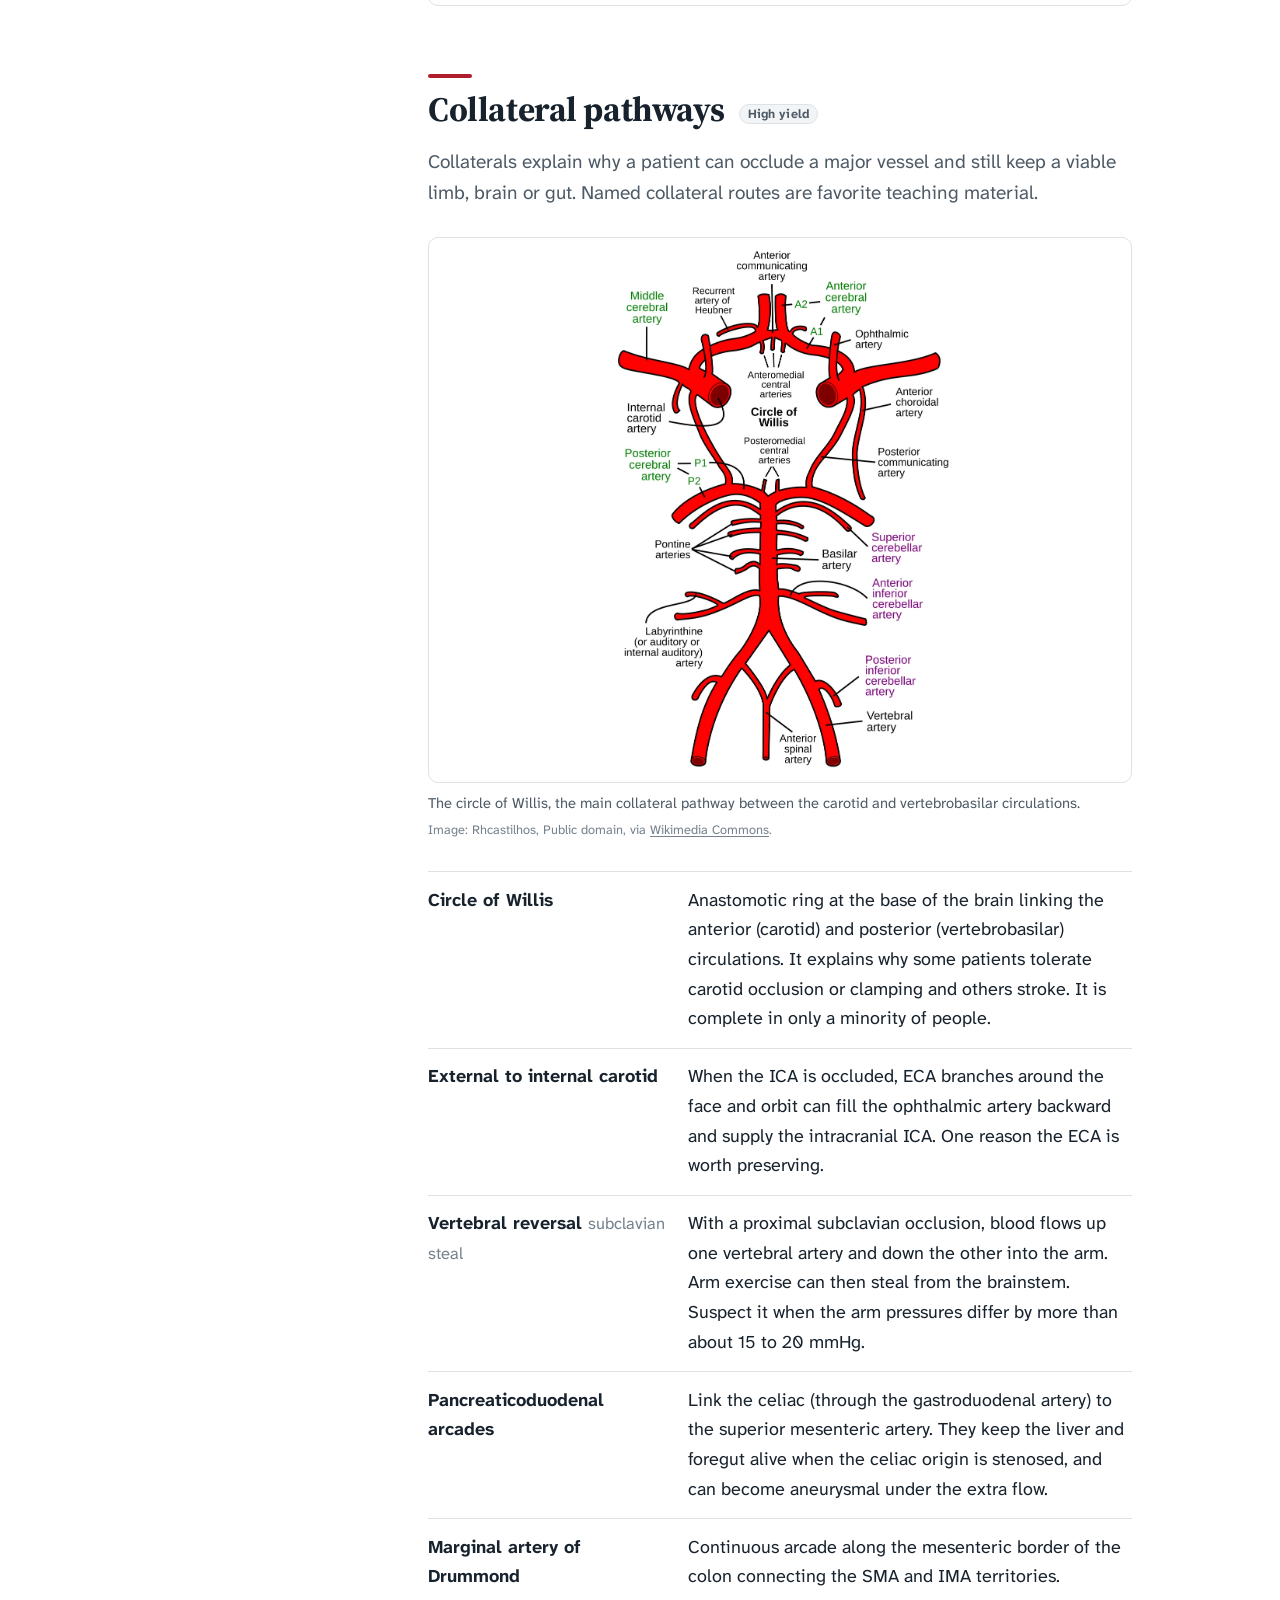
<file: foundations.html>
<!DOCTYPE html>
<html lang="en">
<head>
<!-- @head -->
<meta charset="UTF-8">
<meta name="viewport" content="width=device-width, initial-scale=1">
<title>Foundations | Vascular Surgery Field Guide</title>
<meta name="description" content="Anatomy, hemodynamics, the exam, noninvasive testing, imaging, and anticoagulation.">
<meta name="theme-color" content="#FFFFFF" media="(prefers-color-scheme: light)">
<meta name="theme-color" content="#111A22" media="(prefers-color-scheme: dark)">
<link rel="icon" href="assets/favicon.svg" type="image/svg+xml">
<link rel="preconnect" href="https://fonts.googleapis.com">
<link rel="preconnect" href="https://fonts.gstatic.com" crossorigin>
<link rel="stylesheet" href="https://fonts.googleapis.com/css2?family=Atkinson+Hyperlegible+Next:ital,wght@0,400;0,600;0,700;1,400&family=Source+Serif+4:opsz,wght@8..60,600;8..60,700&display=swap">
<link rel="stylesheet" href="assets/styles.css?v=df72d687">
<script>(function(){var r=document.documentElement;r.classList.add('js');try{var t=localStorage.getItem('vfg-theme');if(t==='dark'||t==='light')r.setAttribute('data-theme',t);}catch(e){}})();</script>
<!-- /@head -->
</head>
<body>
<!-- @nav -->
<a class="skip" href="#main">Skip to content</a>
<header class="topbar">
  <button class="icon-btn menu-btn" type="button" data-nav-open aria-controls="rail" aria-expanded="false" aria-label="Open contents"><svg viewBox="0 0 24 24" fill="none" stroke="currentColor" stroke-width="2" stroke-linecap="round" aria-hidden="true"><path d="M4 7h16M4 12h16M4 17h16"/></svg></button>
  <a class="brand" href="index.html"><svg class="brand-mark" viewBox="0 0 32 32" aria-hidden="true"><rect width="32" height="32" rx="8" fill="#B01E2E"/><path d="M16 5v9.5c0 2.2-1.2 3.6-3 5L8.5 23.5V27M16 14.5c0 2.2 1.2 3.6 3 5l4.5 4V27" fill="none" stroke="#fff" stroke-width="2.6" stroke-linecap="round" stroke-linejoin="round"/></svg><span class="brand-name">Vascular Surgery <span>Field Guide</span></span></a>
  <div class="topbar-actions">
    <button class="icon-btn search-btn" type="button" data-search-open aria-label="Search the guide"><svg viewBox="0 0 24 24" fill="none" stroke="currentColor" stroke-width="2" stroke-linecap="round" aria-hidden="true"><circle cx="11" cy="11" r="7"/><path d="m20 20-3.5-3.5"/></svg><span class="lbl">Search the guide</span><kbd>/</kbd></button>
    <button class="icon-btn theme-btn" type="button" data-theme-toggle aria-label="Switch color theme"><svg class="sun" viewBox="0 0 24 24" fill="none" stroke="currentColor" stroke-width="2" stroke-linecap="round" aria-hidden="true"><circle cx="12" cy="12" r="4"/><path d="M12 2v2M12 20v2M4.9 4.9l1.4 1.4M17.7 17.7l1.4 1.4M2 12h2M20 12h2M4.9 19.1l1.4-1.4M17.7 6.3l1.4-1.4"/></svg><svg class="moon" viewBox="0 0 24 24" fill="none" stroke="currentColor" stroke-width="2" stroke-linecap="round" stroke-linejoin="round" aria-hidden="true"><path d="M20 14.5A8 8 0 1 1 9.5 4a6.5 6.5 0 0 0 10.5 10.5z"/></svg></button>
  </div>
</header>
<div class="scrim" data-nav-close></div>
<!-- /@nav -->
<div class="frame">
<!-- @rail -->
<nav class="rail" id="rail" aria-label="Guide contents">
  <div class="rail-close"><button class="icon-btn" type="button" data-nav-close aria-label="Close contents"><svg viewBox="0 0 24 24" fill="none" stroke="currentColor" stroke-width="2" stroke-linecap="round" aria-hidden="true"><path d="M6 6l12 12M18 6 6 18"/></svg></button></div>
  <div class="rail-group">
    <p class="rail-label">Start here</p>
    <ol>
      <li><a class="rail-link" href="index.html"><span class="rail-n">0</span>Home</a></li>
      <li><a class="rail-link" href="first-day.html"><span class="rail-n">1</span>Your first day</a></li>
      <li><a class="rail-link" href="rounds.html"><span class="rail-n">2</span>Rounds and presenting</a></li>
    </ol>
  </div>
  <div class="rail-group">
    <p class="rail-label">Running the service</p>
    <ol>
      <li><a class="rail-link" href="charting.html"><span class="rail-n">3</span>History, exam and charting</a></li>
      <li><a class="rail-link" href="ctv-icu.html"><span class="rail-n">4</span>The CTV ICU</a></li>
      <li><a class="rail-link" href="on-call.html"><span class="rail-n">5</span>On call and cross-cover</a></li>
    </ol>
  </div>
  <div class="rail-group">
    <p class="rail-label">The knowledge</p>
    <ol>
      <li><a class="rail-link" href="foundations.html" aria-current="page"><span class="rail-n">6</span>Foundations</a></li>
      <li><a class="rail-link" href="presentations.html"><span class="rail-n">7</span>Presentations</a></li>
      <li><a class="rail-link" href="operations.html"><span class="rail-n">8</span>Open operations</a></li>
      <li><a class="rail-link" href="endovascular.html"><span class="rail-n">9</span>Endovascular</a></li>
      <li><a class="rail-link" href="devices.html"><span class="rail-n">10</span>Wires, catheters and devices</a></li>
    </ol>
  </div>
  <div class="rail-group">
    <p class="rail-label">Sharpen up</p>
    <ol>
      <li><a class="rail-link" href="questions.html"><span class="rail-n">11</span>Questions you&#x27;ll be asked</a></li>
      <li><a class="rail-link" href="reference.html"><span class="rail-n">12</span>Quick reference</a></li>
    </ol>
  </div>
  <div class="rail-group">
    <p class="rail-label">About</p>
    <ol>
      <li><a class="rail-link" href="credits.html"><span class="rail-n">13</span>Image credits</a></li>
    </ol>
  </div>
  <p class="rail-note">Inflow, outflow, conduit. The vascular patient is always a cardiac patient.</p>
</nav>
<!-- /@rail -->
<main id="main" class="page" tabindex="-1">
  <header class="page-head">
    <!-- @crumb -->
<p class="crumb"><a href="index.html">Field Guide</a><span class="sep" aria-hidden="true">/</span>The knowledge</p>
<!-- /@crumb -->
    <h1>Foundations</h1>
    <p class="summary">The anatomy, hemodynamics, exam, testing, pharmacology and cardiac risk assessment that sit underneath every case on the service. Everyone will assume you already speak this language, so read it in your first week and come back to it before cases and consults.</p>
    <!-- @toc -->
<details class="toc-inline">
  <summary>On this page <span class="count">10 sections</span></summary>
  <ol>
    <li><a href="#anatomy">Arterial anatomy</a></li>
    <li><a href="#venous">Venous anatomy</a></li>
    <li><a href="#collaterals">Collateral pathways</a></li>
    <li><a href="#hemodynamics">Hemodynamics</a></li>
    <li><a href="#exam">History and exam</a></li>
    <li><a href="#testing">Testing and the ABI</a></li>
    <li><a href="#imaging">Imaging</a></li>
    <li><a href="#anticoag">Anticoagulation</a></li>
    <li><a href="#medical">Medical therapy</a></li>
    <li><a href="#cardiac-risk">Perioperative cardiac risk</a></li>
  </ol>
</details>
<!-- /@toc -->
  </header>

  <section class="sec" id="anatomy" data-title="Arterial anatomy" data-bed="both">
    <h2>Arterial anatomy, head to toe <span class="tag">Memorize</span></h2>
    <p class="sec-lede">You will be asked to name vessels in order, in the operating room, while holding a retractor. Learn the path of blood from the aorta to the toes and from the arch to the fingertips, then the neck and the gut, because those are the beds the service operates on.</p>

    <h3>The aorta and the arch</h3>
    <p>The aortic root gives the coronary arteries, and the ascending aorta then becomes the arch, which gives three branches before it descends. The classic arch order, right to left, is the brachiocephalic (innominate) trunk, the left common carotid, and the left subclavian. The brachiocephalic then splits into the right common carotid and right subclavian. Each subclavian gives a vertebral artery, which climbs through the cervical transverse foramina (usually entering at C6) and joins its partner to form the basilar artery.</p>
    <!-- @fig aortic-arch -->
<figure class="fig" id="fig-aortic-arch">
  <a class="fig-media" href="assets/img/aortic-arch.webp" aria-label="Open the full image"><img src="assets/img/aortic-arch.webp" width="1131" height="1400" alt="Anatomical drawing of the aortic arch giving off the brachiocephalic trunk, left common carotid and left subclavian arteries." loading="lazy" decoding="async"></a>
  <figcaption>The arch of the aorta and its three branches: brachiocephalic (innominate) trunk, left common carotid and left subclavian. <span class="fig-credit">Image: Henry Vandyke Carter, Public domain, via <a href="https://commons.wikimedia.org/wiki/File:Gray506.svg">Wikimedia Commons</a>.</span></figcaption>
</figure>
<!-- /@fig aortic-arch -->
    <aside class="note mnem">
      <p class="note-label">Mnemonic</p>
      <p>Arch order, right to left, is the "ABCs of the arch": Arteria innominata (brachiocephalic), left common Carotid, left Subclavian. And the celiac trunk's three branches are the left gastric, splenic, and common hepatic.</p>
    </aside>

    <h4>Arch variants worth knowing</h4>
    <dl class="terms">
      <div><dt>Bovine arch <span class="aka">common origin</span></dt><dd>The brachiocephalic trunk and left common carotid share a single origin, or the left common carotid arises from the brachiocephalic trunk itself. It is the most common variant, seen in roughly 10 to 25 percent of people depending on the series. The name is a misnomer (cattle have a different arrangement) but everyone uses it. It changes how the left carotid is catheterized for angiography or stenting.</dd></div>
      <div><dt>Left vertebral from the arch</dt><dd>The left vertebral arises directly from the arch between the left common carotid and left subclavian in about 5 percent of people. It matters for catheter selection and for thoracic stent-graft planning near the left subclavian.</dd></div>
      <div><dt>Aberrant right subclavian <span class="aka">arteria lusoria</span></dt><dd>Arises as the last arch branch, beyond the left subclavian, and usually crosses behind the esophagus (about 1 percent of people). It can cause dysphagia, may arise from an aneurysmal Kommerell diverticulum, and comes with a non-recurrent right laryngeal nerve that is at risk in neck surgery.</dd></div>
      <div><dt>Arch type I to III</dt><dd>Describes how far below the top of the arch the great vessels arise. In a type I arch they come off the top; in a type III arch the innominate origin sits well below it. Steeper, elongated arches are more common with age and hypertension and make transfemoral carotid work harder.</dd></div>
    </dl>

    <h3>The carotid bifurcation</h3>
    <p>The common carotid normally gives no branches in the neck. It divides, usually at about the upper border of the thyroid cartilage (roughly C3 to C4), into the internal and external carotid arteries. The level varies, and a high bifurcation near the angle of the mandible makes distal exposure harder, so look for it on the preoperative imaging. The origin of the internal carotid is dilated as the carotid bulb, home of the carotid sinus baroreceptors and the carotid body. That is why handling the bifurcation can drop the heart rate and blood pressure.</p>
    <!-- @fig carotid-arteries -->
<figure class="fig" id="fig-carotid-arteries">
  <a class="fig-media" href="assets/img/carotid-arteries.webp" aria-label="Open the full image"><img src="assets/img/carotid-arteries.webp" width="1400" height="1400" alt="Illustration of the head and neck showing the common carotid artery dividing into internal and external carotid arteries." loading="lazy" decoding="async"></a>
  <figcaption>The carotid arteries in the neck. The common carotid divides into the internal carotid (no branches in the neck) and the external carotid (branches in the neck). <span class="fig-credit">Image: Blausen.com staff, <a href="https://creativecommons.org/licenses/by/3.0" rel="license">CC BY 3.0</a>, via <a href="https://commons.wikimedia.org/wiki/File:Blausen_0170_CarotidArteries.png">Wikimedia Commons</a>.</span></figcaption>
</figure>
<!-- /@fig carotid-arteries -->
    <p>The internal carotid (ICA) has no branches in the neck; its first branch, the ophthalmic artery, arises inside the skull. At its origin the ICA usually lies posterolateral to the external carotid. The external carotid (ECA) supplies the face, scalp and neck through eight branches, and it becomes an important collateral to the brain when the ICA is occluded.</p>
    <aside class="note mnem">
      <p class="note-label">Mnemonic: external carotid branches</p>
      <p>"Some Anatomists Like Freaking Out Poor Medical Students": superior thyroid, ascending pharyngeal, lingual, facial, occipital, posterior auricular, maxillary, superficial temporal. The superior thyroid is usually the first branch and is the one you will see controlled during an endarterectomy.</p>
    </aside>

    <h4>Structures met during carotid endarterectomy</h4>
    <p>Through an incision along the anterior border of the sternocleidomastoid, roughly in the order you meet them:</p>
    <dl class="terms wide">
      <div><dt>Great auricular nerve</dt><dd>Crosses the top of the incision toward the earlobe. Injury leaves a numb earlobe.</dd></div>
      <div><dt>Facial vein <span class="aka">common facial vein</span></dt><dd>Crosses the field to drain into the internal jugular vein and reliably overlies the carotid bifurcation, so it is the landmark. It is ligated and divided, and the internal jugular is retracted laterally.</dd></div>
      <div><dt>Carotid sheath</dt><dd>Common carotid medially, internal jugular vein laterally, vagus nerve posteriorly between them.</dd></div>
      <div><dt>Ansa cervicalis</dt><dd>A nerve loop on the front of the sheath, descending from the hypoglossal to the strap muscles. It can be divided to free the hypoglossal with little consequence.</dd></div>
      <div><dt>Vagus nerve (X)</dt><dd>Usually posterior in the sheath but occasionally anterior, so it must be seen before clamps go on. Injury, including clamp injury, paralyzes the ipsilateral vocal cord (hoarseness, weak cough) because the recurrent laryngeal fibers travel within it.</dd></div>
      <div><dt>Hypoglossal nerve (XII)</dt><dd>Crosses superficial to the ICA and ECA a short distance above the bifurcation, beneath the posterior belly of the digastric, tethered by the sternocleidomastoid branch of the occipital artery. Injury makes the tongue deviate toward the injured side. This is the classic carotid nerve injury.</dd></div>
      <div><dt>Superior laryngeal nerve</dt><dd>Runs deep (medial) to the ICA and ECA near the bifurcation; its external branch travels with the superior thyroid artery. Injury causes voice fatigue and loss of high pitch, which matters a great deal to a singer.</dd></div>
      <div><dt>Marginal mandibular nerve <span class="aka">branch of VII</span></dt><dd>Runs just below the angle of the mandible and is stretched by retraction at the top of the incision. Injury droops the lower lip on that side. Curving the upper incision back toward the mastoid helps protect it.</dd></div>
      <div><dt>Glossopharyngeal nerve (IX)</dt><dd>Met only with very high exposure toward the skull base. Injury causes dysphagia and aspiration risk.</dd></div>
    </dl>
    <aside class="note pearl">
      <p class="note-label">Pearl</p>
      <p>Most cranial nerve injuries after carotid endarterectomy are traction or clamp injuries that recover over weeks to months. Still, new facial or tongue asymmetry after a carotid operation is a stroke until a full neurologic exam says otherwise. A drooping lower lip with an otherwise normal exam points to the marginal mandibular nerve. The operation itself is on <a href="operations.html#cea">Open operations</a>.</p>
    </aside>
    <details class="qa">
      <summary>How do you tell the internal carotid from the external carotid in the neck?</summary>
      <div class="qa-a"><p>The ICA has no branches in the neck, while the ECA gives branches starting with the superior thyroid. At the origin the ICA is usually posterolateral and larger. On duplex the ICA has a low-resistance waveform with continuous diastolic flow and the ECA a higher-resistance one, and tapping the superficial temporal artery transmits oscillations into the ECA signal.</p></div>
    </details>
    <details class="qa">
      <summary>After a right carotid endarterectomy the tongue deviates to the right on protrusion. Which nerve?</summary>
      <div class="qa-a"><p>The right hypoglossal (XII). The intact left genioglossus pushes the tongue toward the weak side, so it deviates toward the injury.</p></div>
    </details>

    <h3>The visceral aorta</h3>
    <p>Below the diaphragm the abdominal aorta gives, in descending order, the celiac trunk (roughly T12), the superior mesenteric artery (L1), the paired renal arteries (L1 to L2), the inferior mesenteric artery (L3), and finally bifurcates into the common iliac arteries at about L4, near the level of the umbilicus. Paired lumbar arteries leave its back wall along the way.</p>
    <!-- @fig abdominal-aorta -->
<figure class="fig" id="fig-abdominal-aorta">
  <a class="fig-media" href="assets/img/abdominal-aorta.webp" aria-label="Open the full image"><img src="assets/img/abdominal-aorta.webp" width="600" height="643" alt="Gray&#x27;s Anatomy drawing of the abdominal aorta with its visceral and renal branches." loading="lazy" decoding="async"></a>
  <figcaption>The abdominal aorta and its branches: celiac trunk, superior mesenteric, renal and inferior mesenteric arteries, ending at the iliac bifurcation. <span class="fig-credit">Image: Henry Vandyke Carter, Public domain, via <a href="https://commons.wikimedia.org/wiki/File:Gray531.png">Wikimedia Commons</a>.</span></figcaption>
</figure>
<!-- /@fig abdominal-aorta -->
    <div class="table-wrap"><table class="data">
      <caption>Visceral branches of the abdominal aorta</caption>
      <thead><tr><th scope="col">Branch</th><th scope="col">Level</th><th scope="col">Key branches and why it matters</th></tr></thead>
      <tbody>
        <tr><th scope="row">Celiac trunk</th><td class="num">T12</td><td>Left gastric, splenic, common hepatic (which gives the gastroduodenal and proper hepatic). Can be compressed by the median arcuate ligament.</td></tr>
        <tr><th scope="row">Superior mesenteric artery</th><td class="num">L1</td><td>Inferior pancreaticoduodenal, jejunal and ileal, middle colic, right colic and ileocolic; supplies the midgut. It leaves the aorta at an acute angle, which is why emboli lodge in it. A replaced right hepatic artery arises from it in roughly 1 in 10 people.</td></tr>
        <tr><th scope="row">Renal arteries</th><td class="num">L1 to L2</td><td>The right passes behind the inferior vena cava. They define the infrarenal neck for aneurysm repair.</td></tr>
        <tr><th scope="row">Accessory renal arteries</th><td class="num">Variable</td><td>Present in roughly a quarter to a third of people, above or below the main renal artery. They are end arteries, so covering or ligating one infarcts that part of the kidney. Common with a horseshoe kidney.</td></tr>
        <tr><th scope="row">Inferior mesenteric artery</th><td class="num">L3</td><td>Left colic, sigmoid and superior rectal; supplies the hindgut. Usually covered by an endovascular aneurysm repair and ligated or reimplanted in open repair. With the lumbars, a common source of type II endoleak.</td></tr>
        <tr><th scope="row">Aortic bifurcation</th><td class="num">L4</td><td>Into the common iliac arteries, near the umbilicus.</td></tr>
      </tbody>
    </table></div>
    <p>One venous relationship matters in every open aortic exposure. The left renal vein crosses in front of the aorta just below the origin of the superior mesenteric artery. In a few percent of people it runs behind the aorta (retroaortic) or splits around it (circumaortic), where an unsuspecting clamp can tear it. Look for it on the CTA before the operation.</p>
    <details class="qa">
      <summary>Why does a superior mesenteric embolus classically spare the proximal jejunum, while a thrombosis does not?</summary>
      <div class="qa-a"><p>Emboli usually lodge a few centimeters beyond the origin, near the middle colic branch, so the first jejunal branches still fill. Thrombosis occurs on an atherosclerotic plaque at the origin itself and takes the whole territory. The clinical picture is on <a href="presentations.html#mesenteric">Presentations</a>.</p></div>
    </details>

    <h3>The lower extremity, in order</h3>
    <p>This is the single most asked sequence in the field. Trace it until it is automatic.</p>
    <!-- @fig leg-arteries-labeled -->
<figure class="fig" id="fig-leg-arteries-labeled">
  <a class="fig-media" href="assets/img/leg-arteries-labeled.webp" aria-label="Open the full image"><img src="assets/img/leg-arteries-labeled.webp" width="1400" height="1240" alt="Labeled anterior and posterior illustrations of the arteries of the leg from the external iliac artery to the foot." loading="lazy" decoding="async"></a>
  <figcaption>Arteries of the lower limb, anterior and posterior views, from the external iliac to the pedal arch. <span class="fig-credit">Image: OpenStax College, <a href="https://creativecommons.org/licenses/by/3.0" rel="license">CC BY 3.0</a>, via <a href="https://commons.wikimedia.org/wiki/File:2129ab_Lower_Limb_Arteries_Anterior_Posterior.jpg">Wikimedia Commons</a>.</span></figcaption>
</figure>
<!-- /@fig leg-arteries-labeled -->
    <ul>
      <li>The common iliac splits into the internal iliac (hypogastric), supplying the pelvis, and the external iliac.</li>
      <li>The external iliac passes under the inguinal ligament and becomes the common femoral artery.</li>
      <li>The common femoral bifurcates into the profunda femoris (deep femoral), the key collateral vessel of the thigh, and the superficial femoral artery.</li>
      <li>The superficial femoral travels down the thigh through the adductor (Hunter's) canal and, at the adductor hiatus, becomes the popliteal artery.</li>
      <li>Below the knee the popliteal gives the anterior tibial artery (which becomes the dorsalis pedis on the foot) and then the tibioperoneal trunk, which splits into the posterior tibial (passing behind the medial malleolus) and the peroneal (fibular) artery.</li>
    </ul>
    <details class="qa">
      <summary>What are the three tibial ("trifurcation") vessels, and which two feed the pedal arch?</summary>
      <div class="qa-a"><p>Anterior tibial, posterior tibial, and peroneal. The dorsalis pedis (continuation of the anterior tibial) and the posterior tibial form the pedal arch. The peroneal ends above the ankle and communicates with both through its branches, but does not normally reach the foot directly.</p></div>
    </details>
    <details class="qa">
      <summary>What runs with the artery in the adductor canal?</summary>
      <div class="qa-a"><p>The femoral artery and vein, the saphenous nerve, and the nerve to vastus medialis. The saphenous nerve is the named structure they are fishing for.</p></div>
    </details>

    <h3>The upper extremity, in order</h3>
    <p>The subclavian passes over the first rib, behind the clavicle, and becomes the axillary at the lateral border of the first rib. Past the lower border of teres major it becomes the brachial, which bifurcates just below the elbow into the radial and ulnar arteries. These join in the hand as the superficial and deep palmar arches. This dual supply is what makes the Allen test meaningful and what lets a radiocephalic fistula work.</p>
    <!-- @fig forearm-arteries -->
<figure class="fig" id="fig-forearm-arteries">
  <a class="fig-media" href="assets/img/forearm-arteries.webp" aria-label="Open the full image"><img src="assets/img/forearm-arteries.webp" width="283" height="900" alt="Gray&#x27;s Anatomy drawing of the forearm and palm showing the radial and ulnar arteries and the superficial palmar arch." loading="lazy" decoding="async"></a>
  <figcaption>Arteries of the forearm and hand. The brachial artery divides into the radial and ulnar arteries, which join in the palmar arches. <span class="fig-credit">Image: Henry Vandyke Carter, Public domain, via <a href="https://commons.wikimedia.org/wiki/File:Gray527.png">Wikimedia Commons</a>.</span></figcaption>
</figure>
<!-- /@fig forearm-arteries -->
  </section>

  <section class="sec" id="venous" data-title="Venous anatomy" data-bed="venous">
    <h2>Venous anatomy</h2>
    <p class="sec-lede">Veins are divided into a deep system (paired with the named arteries, carrying roughly 85 to 90 percent of return), a superficial system, and the perforators that connect them. Naming them correctly is not pedantry: whether a clot is in a deep or a superficial vein decides whether the patient is anticoagulated.</p>

    <h3>Deep veins by name</h3>
    <p>Below the knee the deep veins are paired companions (venae comitantes) of the anterior tibial, posterior tibial and peroneal arteries, plus the muscular gastrocnemius and soleal veins, where many calf DVTs begin. They join to form the popliteal vein, which becomes the femoral vein at the adductor hiatus. The femoral vein joins the deep femoral (profunda) vein to form the common femoral vein, which receives the great saphenous vein at the saphenofemoral junction and becomes the external iliac vein under the inguinal ligament. The external and internal iliac veins form the common iliac veins, which join at about L5, to the right of the aorta, to form the inferior vena cava.</p>
    <!-- @fig leg-veins-labeled -->
<figure class="fig" id="fig-leg-veins-labeled">
  <a class="fig-media" href="assets/img/leg-veins-labeled.webp" aria-label="Open the full image"><img src="assets/img/leg-veins-labeled.webp" width="1400" height="1304" alt="Labeled anterior and posterior illustrations of the deep and superficial veins of the leg." loading="lazy" decoding="async"></a>
  <figcaption>Veins of the lower limb, anterior and posterior views, showing the deep system and the great and small saphenous veins. <span class="fig-credit">Image: OpenStax College, <a href="https://creativecommons.org/licenses/by/3.0" rel="license">CC BY 3.0</a>, via <a href="https://commons.wikimedia.org/wiki/File:2136ab_Lower_Limb_Veins_Anterior_Posterior.jpg">Wikimedia Commons</a>.</span></figcaption>
</figure>
<!-- /@fig leg-veins-labeled -->
    <aside class="note flag">
      <p class="note-label">Red flag: the "superficial femoral vein"</p>
      <p>The vein running with the superficial femoral artery was long called the superficial femoral vein. It is a deep vein, and current nomenclature calls it the femoral vein. Thrombus there is a proximal DVT that needs anticoagulation, not a superficial phlebitis. If a report or a colleague says "superficial femoral vein," read it as femoral vein, and write it that way yourself.</p>
    </aside>
    <p>In the arm, paired radial, ulnar and brachial veins drain to the axillary vein, which becomes the subclavian vein at the first rib and joins the internal jugular to form the brachiocephalic vein. The superficial cephalic vein (lateral, ending in the axillary vein through the deltopectoral groove) and basilic vein (medial, diving deep in the mid-arm to join the brachial veins) are the dialysis access veins; see <a href="operations.html#access">Open operations</a>.</p>

    <h3>Superficial veins and their nerves</h3>
    <p>The great saphenous vein begins in front of the medial malleolus and runs up the medial leg and thigh to join the common femoral vein at the saphenofemoral junction, just below and lateral to the pubic tubercle. The small saphenous vein begins behind the lateral malleolus and runs up the posterior calf to join the popliteal vein in the popliteal fossa, at a level that varies. Each runs with a sensory nerve that is at risk during vein harvest, stripping or thermal ablation.</p>
    <!-- @fig saphenofemoral-junction -->
<figure class="fig" id="fig-saphenofemoral-junction">
  <a class="fig-media" href="assets/img/saphenofemoral-junction.webp" aria-label="Open the full image"><img src="assets/img/saphenofemoral-junction.webp" width="439" height="550" alt="Gray&#x27;s Anatomy drawing of the upper thigh showing the great saphenous vein and its superficial tributaries draining into the femoral vein." loading="lazy" decoding="async"></a>
  <figcaption>The great saphenous vein and its tributaries joining the common femoral vein at the saphenofemoral junction. <span class="fig-credit">Image: Henry Vandyke Carter, Public domain, via <a href="https://commons.wikimedia.org/wiki/File:Gray584.png">Wikimedia Commons</a>.</span></figcaption>
</figure>
<!-- /@fig saphenofemoral-junction -->
    <div class="compare">
      <div class="venous"><h4>Great saphenous vein</h4><ul><li>Runs with the saphenous nerve below the knee, where the two lie close together.</li><li>Injury numbs the medial leg and foot.</li><li>One reason thermal ablation usually treats the above-knee segment and works carefully below the knee.</li></ul></div>
      <div class="venous"><h4>Small saphenous vein</h4><ul><li>Runs with the sural nerve in the posterior calf.</li><li>Injury numbs the lateral foot and heel.</li><li>The sural nerve is also the nerve harvested for nerve grafts, so its course gets asked.</li></ul></div>
    </div>
    <aside class="note pearl">
      <p class="note-label">Pearl</p>
      <p>The great saphenous vein is the workhorse conduit of vascular and cardiac surgery, the preferred graft for infrainguinal bypass and for coronary bypass. Before you ablate or harvest it, someone always asks whether the patient might need it as a conduit later. A vein mapped and spared today can be a limb saved tomorrow. On mapping, a vein of at least about 3 mm is generally wanted for a bypass.</p>
    </aside>
    <p>Superficial vein thrombosis is usually treated less aggressively than DVT, with one exception worth remembering: thrombus in the great saphenous vein within about 3 cm of the saphenofemoral junction is generally managed like a DVT, because it is a step away from the common femoral vein.</p>

    <h3>Perforators</h3>
    <p>Perforating veins pierce the deep fascia and connect the superficial and deep systems. Their valves normally direct flow from superficial to deep, so the calf muscle pump can empty the leg. When they fail, high pressure from the deep system is transmitted to the skin. The medial lower-leg perforators (historically called Cockett perforators, now posterior tibial perforators) drain the gaiter area above the medial malleolus, which is exactly where venous ulcers cluster. Others sit just below the knee (Boyd) and in the thigh (Dodd). A perforator is usually considered pathologic, and worth treating, when it shows outward flow of 500 milliseconds or more, a diameter of about 3.5 mm or more, and lies beneath a healed or open ulcer.</p>

    <h3>May-Thurner anatomy</h3>
    <p>The right common iliac artery crosses in front of the left common iliac vein and compresses it against the fifth lumbar vertebra. Chronic pulsatile compression can leave webs and spurs inside the vein. The result is a predisposition to left iliofemoral DVT, classically in younger women. Some degree of this compression is common on imaging in people with no symptoms, so the anatomy alone is not the diagnosis; intravascular ultrasound at venography is the usual way to judge it. An extensive, symptomatic left iliofemoral DVT may be treated with thrombus removal and stenting of the compressed segment in selected patients. See <a href="presentations.html#vte">Presentations</a>.</p>
    <!-- @fig iliac-vessels -->
<figure class="fig" id="fig-iliac-vessels">
  <a class="fig-media" href="assets/img/iliac-vessels.webp" aria-label="Open the full image"><img src="assets/img/iliac-vessels.webp" width="450" height="429" alt="Gray&#x27;s Anatomy drawing of the aortic and caval bifurcations with the right common iliac artery crossing the left common iliac vein." loading="lazy" decoding="async"></a>
  <figcaption>The common iliac arteries and veins. The right common iliac artery crosses in front of the left common iliac vein, the site of May-Thurner compression. <span class="fig-credit">Image: Henry Vandyke Carter, Public domain, via <a href="https://commons.wikimedia.org/wiki/File:Gray586.png">Wikimedia Commons</a>.</span></figcaption>
</figure>
<!-- /@fig iliac-vessels -->
    <details class="qa">
      <summary>Why is it the left leg in May-Thurner syndrome?</summary>
      <div class="qa-a"><p>Because the inferior vena cava lies to the right of the aorta, the left common iliac vein must cross the midline, passing behind the right common iliac artery and in front of the spine. That is where it gets pinched.</p></div>
    </details>
  </section>

  <section class="sec" id="collaterals" data-title="Collateral pathways" data-bed="arterial">
    <h2>Collateral pathways <span class="tag">High yield</span></h2>
    <p class="sec-lede">Collaterals explain why a patient can occlude a major vessel and still keep a viable limb, brain or gut. Named collateral routes are favorite teaching material.</p>
    <!-- @fig circle-of-willis -->
<figure class="fig" id="fig-circle-of-willis">
  <a class="fig-media" href="assets/img/circle-of-willis.webp" aria-label="Open the full image"><img src="assets/img/circle-of-willis.webp" width="889" height="1400" alt="Schematic of the circle of Willis showing the anterior, middle and posterior cerebral arteries joined by communicating arteries." loading="lazy" decoding="async"></a>
  <figcaption>The circle of Willis, the main collateral pathway between the carotid and vertebrobasilar circulations. <span class="fig-credit">Image: Rhcastilhos, Public domain, via <a href="https://commons.wikimedia.org/wiki/File:Circle_of_Willis_en.svg">Wikimedia Commons</a>.</span></figcaption>
</figure>
<!-- /@fig circle-of-willis -->
    <dl class="terms wide">
      <div><dt>Circle of Willis</dt><dd>Anastomotic ring at the base of the brain linking the anterior (carotid) and posterior (vertebrobasilar) circulations. It explains why some patients tolerate carotid occlusion or clamping and others stroke. It is complete in only a minority of people.</dd></div>
      <div><dt>External to internal carotid</dt><dd>When the ICA is occluded, ECA branches around the face and orbit can fill the ophthalmic artery backward and supply the intracranial ICA. One reason the ECA is worth preserving.</dd></div>
      <div><dt>Vertebral reversal <span class="aka">subclavian steal</span></dt><dd>With a proximal subclavian occlusion, blood flows up one vertebral artery and down the other into the arm. Arm exercise can then steal from the brainstem. Suspect it when the arm pressures differ by more than about 15 to 20 mmHg.</dd></div>
      <div><dt>Pancreaticoduodenal arcades</dt><dd>Link the celiac (through the gastroduodenal artery) to the superior mesenteric artery. They keep the liver and foregut alive when the celiac origin is stenosed, and can become aneurysmal under the extra flow.</dd></div>
      <div><dt>Marginal artery of Drummond</dt><dd>Continuous arcade along the mesenteric border of the colon connecting the SMA and IMA territories.</dd></div>
      <div><dt>Arc of Riolan <span class="aka">meandering mesenteric artery</span></dt><dd>A shorter, more central SMA to IMA connection that enlarges dramatically when one mesenteric vessel occludes chronically.</dd></div>
      <div><dt>Aortoiliac collaterals</dt><dd>In Leriche-type occlusion, flow reaches the legs through lumbar to iliolumbar routes and through the IMA to superior rectal to middle and inferior rectal (internal iliac) routes.</dd></div>
      <div><dt>Internal thoracic to epigastric <span class="aka">Winslow pathway</span></dt><dd>Internal thoracic (mammary) to superior epigastric to inferior epigastric to external iliac. In aortoiliac occlusion it can carry much of the leg's flow, so it should not be divided carelessly.</dd></div>
      <div><dt>Profunda femoris and the geniculates</dt><dd>The main collateral around an occluded superficial femoral artery; geniculate branches reconstitute the popliteal. A good profunda can carry a limb despite a dead SFA.</dd></div>
    </dl>
    <aside class="note pearl">
      <p class="note-label">Pearl</p>
      <p>Before any vessel is covered, ligated or embolized, someone asks what supplies its territory afterward. Covering both internal iliacs risks buttock claudication and colon ischemia; covering the left subclavian matters more if the patient has a left internal mammary coronary graft or a dominant left vertebral; ligating the IMA depends on an intact marginal artery. Answering that question is how you show you understand collaterals.</p>
    </aside>
  </section>

  <section class="sec" id="hemodynamics" data-title="Hemodynamics" data-bed="arterial">
    <h2>Hemodynamics and physiology</h2>
    <p class="sec-lede">A handful of physical principles get asked again and again because they explain disease. See also the teaching questions on <a href="questions.html#physiology-q">physiology</a>.</p>

    <h3>Poiseuille's law</h3>
    <p>Flow is proportional to the fourth power of the radius and inversely proportional to length and viscosity. The punchline is that small changes in lumen diameter cause large changes in flow, which is why a focal stenosis can be so hemodynamically costly, and why a slightly larger conduit dramatically improves flow.</p>

    <h3>Critical stenosis</h3>
    <p>A stenosis generally becomes hemodynamically significant once it narrows the diameter by about 50 percent (roughly 75 percent of cross-sectional area), at which point a measurable pressure and flow gradient appears across it. This is the threshold that duplex velocity criteria are designed to detect.</p>
    <!-- @fig critical-stenosis -->
<figure class="fig" id="fig-critical-stenosis">
  <div class="fig-media fig-diagram"><svg role="img" aria-label="Line graph: as percent diameter stenosis rises, flow stays flat then drops sharply past about 50 percent; the curve for high flow during exercise drops earlier." focusable="false" xmlns="http://www.w3.org/2000/svg" viewBox="0 0 660 380" class="dg">
<style>
.dg text{font-family:"Atkinson Hyperlegible Next",system-ui,-apple-system,"Segoe UI",sans-serif;font-size:15px;fill:var(--ink-2,#4E5B67)}
.dg .th{fill:var(--ink,#17222D);font-weight:700}
.dg .sm{font-size:13px}
.dg .ink{stroke:var(--ink,#17222D);fill:none}
.dg .inkf{fill:var(--ink,#17222D)}
.dg .rule{stroke:var(--rule-2,#C4CCD4);fill:none}
.dg .sunk{fill:var(--sunk,#E7EBEF)}
.dg .sheet{fill:var(--sheet,#FFFFFF)}
.dg .wall{stroke:var(--artery,#B01E2E);fill:none}
.dg .lumen{fill:var(--artery-tint,#FBEEEF)}
.dg .tube-o{stroke:var(--artery,#B01E2E);fill:none;stroke-linecap:round;stroke-linejoin:round}
.dg .tube-i{stroke:var(--artery-tint,#FBEEEF);fill:none;stroke-linecap:round;stroke-linejoin:round}
.dg .artf{fill:var(--artery,#B01E2E)}
.dg .artl{stroke:var(--artery,#B01E2E);fill:none}
.dg .graft{stroke:var(--pearl,#0B7559);fill:var(--pearl-tint,#E7F4EE)}
.dg .graftl{stroke:var(--pearl,#0B7559);fill:none;stroke-linecap:round;stroke-linejoin:round}
.dg .graftf{fill:var(--pearl,#0B7559)}
.dg .clot{fill:var(--mnem,#8A5A00);fill-opacity:.8}
.dg .vein{stroke:var(--vein,#23539E);fill:none}
.dg .veinf{fill:var(--vein,#23539E)}
.dg .dev{stroke:var(--tip,#583D96);fill:none;stroke-linecap:round;stroke-linejoin:round}
.dg .devf{fill:var(--tip,#583D96)}
.dg .ghost{stroke:var(--rule-2,#C4CCD4);fill:none;stroke-dasharray:6 6;stroke-linecap:round}
</style>
<line x1="80" y1="310.0" x2="620" y2="310.0" class="rule" stroke-width="1"/>
<text x="70" y="315.0" text-anchor="end" class="sm">0%</text>
<line x1="80" y1="245.0" x2="620" y2="245.0" class="rule" stroke-width="1"/>
<text x="70" y="250.0" text-anchor="end" class="sm">25%</text>
<line x1="80" y1="180.0" x2="620" y2="180.0" class="rule" stroke-width="1"/>
<text x="70" y="185.0" text-anchor="end" class="sm">50%</text>
<line x1="80" y1="115.0" x2="620" y2="115.0" class="rule" stroke-width="1"/>
<text x="70" y="120.0" text-anchor="end" class="sm">75%</text>
<line x1="80" y1="50.0" x2="620" y2="50.0" class="rule" stroke-width="1"/>
<text x="70" y="55.0" text-anchor="end" class="sm">100%</text>
<text x="80.0" y="334" text-anchor="middle" class="sm">0%</text>
<text x="215.0" y="334" text-anchor="middle" class="sm">25%</text>
<text x="350.0" y="334" text-anchor="middle" class="sm">50%</text>
<text x="485.0" y="334" text-anchor="middle" class="sm">75%</text>
<text x="620.0" y="334" text-anchor="middle" class="sm">100%</text>
<line x1="80" y1="310" x2="620" y2="310" class="ink" stroke-width="1.5"/>
<line x1="80" y1="40" x2="80" y2="310" class="ink" stroke-width="1.5"/>
<rect x="350.0" y="50" width="270.0" height="260" class="sunk" opacity=".55"/>
<line x1="350.0" y1="36" x2="350.0" y2="310" class="ink" stroke-width="1.5" stroke-dasharray="5 5"/>
<text x="362.0" y="263.2" class="th sm">Critical stenosis</text>
<text x="362.0" y="281.2" class="sm">≈ 50% diameter,</text>
<text x="362.0" y="299.2" class="sm">75% area</text>
<path d="M80.0,50.0 C116.0,50.2 251.0,50.4 296.0,51.3 C341.0,52.2 332.0,52.8 350.0,55.2 C368.0,57.6 386.0,59.5 404.0,65.6 C422.0,71.7 440.0,78.2 458.0,91.6 C476.0,105.0 494.0,123.7 512.0,146.2 C530.0,168.7 548.0,199.5 566.0,226.8 C584.0,254.1 611.0,296.1 620.0,310.0" class="artl" stroke-width="4" fill="none"/>
<path d="M80.0,50.0 C102.5,50.2 183.5,49.6 215.0,51.3 C246.5,53.0 251.0,54.6 269.0,60.4 C287.0,66.2 305.0,75.1 323.0,86.4 C341.0,97.7 359.0,112.4 377.0,128.0 C395.0,143.6 413.0,162.7 431.0,180.0 C449.0,197.3 467.0,216.0 485.0,232.0 C503.0,248.0 516.5,263.2 539.0,276.2 C561.5,289.2 606.5,304.4 620.0,310.0" class="artl" stroke-width="3" stroke-dasharray="9 6" fill="none"/>
<line x1="100" y1="240" x2="136" y2="240" class="artl" stroke-width="4"/>
<text x="144" y="245">At rest</text>
<line x1="100" y1="266" x2="136" y2="266" class="artl" stroke-width="3" stroke-dasharray="9 6"/>
<text x="144" y="271">High flow (exercise)</text>
<text x="350.0" y="360" text-anchor="middle" class="th">Diameter reduction</text>
<text transform="translate(22 180.0) rotate(-90)" text-anchor="middle" class="th">Flow beyond the stenosis</text>
</svg></div>
  <figcaption>Pressure and flow fall off steeply only once a stenosis passes about 50 percent diameter (75 percent cross-sectional area) reduction, and the threshold drops as flow rises with exercise. <span class="fig-credit">Diagram drawn for this guide. Based on May AG, Van de Berg L, DeWeese JA, Rob CG. Critical arterial stenosis. Surgery. 1963;54:250-259. <a href="credits.html#credit-critical-stenosis">Credits</a></span></figcaption>
</figure>
<!-- /@fig critical-stenosis -->
    <p>Because the same volume of blood must pass through a smaller opening, velocity rises within a stenosis (flow equals area times velocity). That jump in velocity is what duplex ultrasound measures, which is why reports grade stenoses by peak systolic velocity and by the ratio of velocity in the stenosis to velocity just upstream.</p>

    <h3>Why disease shows up with exercise</h3>
    <p>At rest, collaterals around a stenosis or occlusion may carry enough flow for resting muscle. Exercise dilates the muscle bed and multiplies demand, but the collaterals have a fixed, high resistance, so pressure beyond them falls and the muscle becomes ischemic. That is claudication, and it is why an exercise ABI can reveal disease that a resting ABI misses.</p>

    <h3>Laplace's law and aneurysms</h3>
    <p>Wall tension rises with both pressure and radius. As an aneurysm enlarges, wall tension climbs, which raises rupture risk and accelerates further dilation, a self-reinforcing loop that is the entire rationale for size-based repair thresholds.</p>
    <details class="qa">
      <summary>Why does aneurysm rupture risk rise so steeply with diameter?</summary>
      <div class="qa-a"><p>By Laplace's law, tension in the wall is proportional to pressure times radius, so a larger radius means higher wall stress at the same blood pressure. That both predisposes to rupture and drives continued expansion.</p></div>
    </details>
  </section>

  <section class="sec" id="exam" data-title="History and exam" data-bed="arterial">
    <h2>The vascular history and physical exam</h2>
    <p class="sec-lede">The exam is where you earn credibility. Do it the same way every time. Documentation templates for the exam are on <a href="charting.html">History, exam and charting</a>.</p>

    <h3>History: localizing claudication</h3>
    <p>The level of arterial disease predicts where the patient hurts when walking, because the pain occurs one level below the occlusion. Buttock and hip claudication points to aortoiliac disease, thigh claudication to the common femoral or iliac level, and the most common pattern, calf claudication, to the superficial femoral and popliteal segment. The full presentations are on <a href="presentations.html#claudication">Presentations</a>.</p>
    <aside class="note mnem">
      <p class="note-label">Mnemonic: Leriche syndrome</p>
      <p>Aortoiliac occlusive disease gives the triad of buttock and thigh claudication, erectile dysfunction, and absent or diminished femoral pulses. Picture the blockage sitting at the aortic bifurcation, starving everything downstream.</p>
    </aside>

    <h3>The pulse exam</h3>
    <p>Palpate and grade every pulse, comparing sides. A common scale is 0 absent, 1+ diminished, 2+ normal, 3+ bounding (some services add a fourth grade, so use the one your team uses). Document the sites: radial, brachial, carotid, femoral, popliteal, dorsalis pedis, and posterior tibial. If you cannot feel a distal pulse, reach for the handheld Doppler and describe the signal.</p>
    <!-- @fig leg-arteries-pulses -->
<figure class="fig" id="fig-leg-arteries-pulses">
  <a class="fig-media" href="assets/img/leg-arteries-pulses.webp" aria-label="Open the full image"><img src="assets/img/leg-arteries-pulses.webp" width="700" height="1400" alt="Illustration of the leg arteries from the femoral artery to the foot." loading="lazy" decoding="async"></a>
  <figcaption>Arteries of the leg. Pulses are felt where an artery runs over bone: the femoral at the groin, the popliteal behind the knee, the dorsalis pedis on the dorsum of the foot and the posterior tibial behind the medial malleolus. <span class="fig-credit">Image: Blausen.com staff, <a href="https://creativecommons.org/licenses/by/3.0" rel="license">CC BY 3.0</a>, via <a href="https://commons.wikimedia.org/wiki/File:Blausen_0607_LegArteries.png">Wikimedia Commons</a>.</span></figcaption>
</figure>
<!-- /@fig leg-arteries-pulses -->
    <div class="table-wrap"><table class="data">
      <caption>Handheld Doppler waveforms</caption>
      <thead><tr><th scope="col">Signal</th><th scope="col">What you hear</th><th scope="col">What it usually means</th></tr></thead>
      <tbody>
        <tr><th scope="row">Triphasic</th><td>A sharp forward systolic sound, a brief reversal in early diastole, then a small forward sound</td><td>Normal peripheral artery at rest: a compliant vessel feeding a high-resistance bed.</td></tr>
        <tr><th scope="row">Biphasic</th><td>Forward systolic flow and early diastolic reversal, without the late forward component</td><td>Often normal, especially in older patients with stiffer arteries; can accompany mild proximal disease. Interpret alongside the other leg and the ABI.</td></tr>
        <tr><th scope="row">Monophasic</th><td>A single forward sound with no reversal, often soft and drawn out (dampened)</td><td>Usually distal to a significant stenosis or occlusion, with flow arriving through collaterals. Also normal in low-resistance beds (the ICA, the kidney) and in a hyperemic limb after exercise, with infection, or just after revascularization.</td></tr>
        <tr class="hot"><th scope="row">Absent</th><td>No arterial signal at that site</td><td>Occlusion or severe ischemia. In an acutely cold leg, no arterial signal with a preserved venous signal suggests a threatened limb (Rutherford category II); no venous signal either suggests an irreversible one (category III). See <a href="presentations.html#ali">acute limb ischemia</a>.</td></tr>
      </tbody>
    </table></div>
    <p class="small muted">A 2020 consensus from the Society for Vascular Medicine and the Society for Vascular Ultrasound recommends describing waveforms as multiphasic or monophasic, with descriptors such as high or low resistance, rather than counting phases. You will still hear triphasic, biphasic and monophasic at the bedside every day.</p>
    <aside class="note pearl">
      <p class="note-label">Pearl</p>
      <p>"Doppler signals" and "palpable pulses" are not the same thing, and saying so precisely matters. A monophasic Doppler signal in a foot that has no palpable pulse still tells you the foot is perfused, which can be the difference between watchful waiting and an emergent trip to the angiography suite. Always state both what you felt and what you heard.</p>
    </aside>
    <aside class="note tip">
      <p class="note-label">Resident tip</p>
      <p>When you find a faint pedal signal, mark the spot on the skin with a pen and write the vessel and waveform ("DP monophasic, PT biphasic, marked"). The next examiner, often you at 3 a.m., then compares like with like, and a lost signal means a real change rather than a different spot on the foot.</p>
    </aside>

    <h3>Provocative and inspection findings</h3>
    <ul>
      <li><span class="lead-in">Buerger's test.</span> Elevation causes pallor in an ischemic limb, and dependency causes a dusky dependent rubor. The angle at which pallor appears tracks severity.</li>
      <li><span class="lead-in">Signs of chronic ischemia.</span> Capillary refill beyond 2 to 3 seconds, along with loss of hair, shiny atrophic skin, and thickened nails.</li>
      <li><span class="lead-in">Allen test.</span> Before radial access or radial-artery harvest, confirms that the ulnar artery and palmar arch can supply the hand alone. A Doppler or pulse-oximetry version is more objective than watching the palm color.</li>
      <li><span class="lead-in">Bruits.</span> Auscultate over the carotids, abdomen, and femorals; a bruit signals turbulent flow across a stenosis.</li>
    </ul>
  </section>

  <section class="sec" id="testing" data-title="Testing and the ABI" data-bed="both">
    <h2>Noninvasive testing and the ABI <span class="tag">Core skill</span></h2>
    <p class="sec-lede">The ankle-brachial index is the bedside number that quantifies perfusion. Measure the higher of the two ankle systolic pressures (dorsalis pedis or posterior tibial) in each leg and divide by the higher of the two brachial pressures.</p>
    <div class="table-wrap"><table class="data">
      <caption>ABI interpretation</caption>
      <thead><tr><th scope="col">ABI value</th><th scope="col">Interpretation</th><th scope="col">Typical correlate</th></tr></thead>
      <tbody>
        <tr><th scope="row">&gt; 1.40</th><td>Noncompressible</td><td>Calcified, incompressible vessels (diabetes, kidney failure); ABI unreliable, so use toe pressures</td></tr>
        <tr><th scope="row">1.00 to 1.40</th><td>Normal</td><td>No significant occlusive disease</td></tr>
        <tr><th scope="row">0.91 to 0.99</th><td>Borderline</td><td>Equivocal; consider exercise ABI</td></tr>
        <tr><th scope="row">0.40 to 0.90</th><td>Mild to moderate PAD</td><td>Typical claudication range</td></tr>
        <tr class="hot"><th scope="row">&lt; 0.40</th><td>Severe PAD</td><td>Rest pain and tissue loss range (chronic limb-threatening ischemia)</td></tr>
      </tbody>
    </table></div>

    <h3>How to measure an ABI</h3>
    <!-- @fig abi-test -->
<figure class="fig" id="fig-abi-test">
  <a class="fig-media" href="assets/img/abi-test.webp" aria-label="Open the full image"><img src="assets/img/abi-test.webp" width="1400" height="1087" alt="Illustration of blood pressure cuffs on the arm and ankle with a Doppler probe, showing how the ankle-brachial index is measured." loading="lazy" decoding="async"></a>
  <figcaption>The ankle-brachial index compares the systolic pressure at the ankle with the higher of the two arm pressures. <span class="fig-credit">Image: Jmarchn, <a href="https://creativecommons.org/licenses/by-sa/3.0" rel="license">CC BY-SA 3.0</a>, via <a href="https://commons.wikimedia.org/wiki/File:Pad_abi_ENG.svg">Wikimedia Commons</a>.</span></figcaption>
</figure>
<!-- /@fig abi-test -->
    <ol class="steps">
      <li><strong>Rest the patient.</strong> Supine and still for 5 to 10 minutes, legs at heart level. Measurements taken right after a walk from the waiting room run low.</li>
      <li><strong>Choose the right cuff.</strong> Cuff width should be at least 40 percent of the limb circumference. The ankle cuff goes just above the malleoli, with the lower edge about 2 to 3 cm above them.</li>
      <li><strong>Measure both brachial pressures.</strong> Cuff on the upper arm, Doppler probe over the brachial artery. A difference of more than about 15 mmHg suggests subclavian stenosis on the lower side.</li>
      <li><strong>Measure both ankle pressures in each leg.</strong> Probe at about 45 to 60 degrees over the dorsalis pedis, then the posterior tibial. Inflate about 20 mmHg past the point where the signal disappears, deflate slowly, and record the pressure at which the signal returns.</li>
      <li><strong>Calculate each leg separately.</strong> The higher of that leg's two ankle pressures divided by the higher brachial pressure. Some labs also report the lower ankle pressure, which is more sensitive for disease.</li>
      <li><strong>Document the raw pressures as well as the ratio.</strong> If an ABI is above 1.40 or does not fit the foot in front of you, move on to toe pressures.</li>
    </ol>
    <aside class="note flag">
      <p class="note-label">Red flag: the falsely reassuring ABI</p>
      <p>A normal or high ABI in a diabetic or dialysis patient may be an artifact of medial calcinosis making the vessels incompressible. If the ABI is above 1.40 or does not match a clearly ischemic foot, get a toe-brachial index, since the small digital arteries are usually spared from calcification. A toe-brachial index below 0.70 is abnormal, and a toe pressure below 30 mmHg predicts poor wound healing.</p>
    </aside>
    <details class="qa">
      <summary>Why divide by the higher of the two brachial pressures?</summary>
      <div class="qa-a"><p>The brachial pressure stands in for central aortic pressure. If one subclavian is stenosed, that arm reads falsely low and would inflate the ABI, so the higher arm is the better estimate.</p></div>
    </details>

    <h3>The rest of the noninvasive toolbox</h3>
    <ul>
      <li><span class="lead-in">Segmental limb pressures and pulse-volume recordings.</span> Cuffs at the thigh, calf, and ankle localize the level of disease by where the pressure drops or the waveform flattens.</li>
      <li><span class="lead-in">Exercise ABI.</span> A normal resting ABI that falls after treadmill walking reveals significant disease and confirms that leg symptoms are vascular. A fall in ankle pressure of more than 30 mmHg, or in the ABI of more than 20 percent, is generally considered diagnostic.</li>
      <li><span class="lead-in">Arterial duplex ultrasound.</span> Combines B-mode imaging with Doppler velocities, and a rise in peak systolic velocity across a segment grades the stenosis. This is the first-line tool for surveillance.</li>
      <li><span class="lead-in">Venous duplex.</span> DVT is diagnosed mainly by a vein that will not compress under the probe. Reflux is generally defined as reversed flow lasting more than 0.5 seconds in superficial veins and more than 1 second in the femoral and popliteal veins; thresholds vary slightly between guidelines.</li>
    </ul>

    <h3>Duplex criteria you will hear quoted</h3>
    <!-- @fig carotid-spectral-doppler --><!-- /@fig carotid-spectral-doppler -->
    <aside class="note plain">
      <p class="note-label">Note</p>
      <p>Velocity criteria differ between vascular labs, which validate their own. The tables below are widely used starting points, not your lab's official criteria. When the report and these numbers disagree, the report's criteria are the ones the team acts on.</p>
    </aside>
    <div class="table-wrap"><table class="data">
      <caption>Carotid duplex: Society of Radiologists in Ultrasound consensus criteria (2003)</caption>
      <thead><tr><th scope="col">ICA stenosis</th><th scope="col">ICA peak systolic velocity</th><th scope="col">Plaque</th><th scope="col">ICA/CCA PSV ratio</th><th scope="col">ICA end-diastolic velocity</th></tr></thead>
      <tbody>
        <tr><th scope="row">Normal</th><td class="num">&lt; 125 cm/s</td><td>None visible</td><td class="num">&lt; 2.0</td><td class="num">&lt; 40 cm/s</td></tr>
        <tr><th scope="row">&lt; 50%</th><td class="num">&lt; 125 cm/s</td><td>Under 50% diameter reduction</td><td class="num">&lt; 2.0</td><td class="num">&lt; 40 cm/s</td></tr>
        <tr><th scope="row">50 to 69%</th><td class="num">125 to 230 cm/s</td><td>50% or more</td><td class="num">2.0 to 4.0</td><td class="num">40 to 100 cm/s</td></tr>
        <tr class="hot"><th scope="row">70% or more, short of near occlusion</th><td class="num">&gt; 230 cm/s</td><td>50% or more</td><td class="num">&gt; 4.0</td><td class="num">&gt; 100 cm/s</td></tr>
        <tr><th scope="row">Near occlusion</th><td>High, low or undetectable</td><td>Significant</td><td>Variable</td><td>Variable</td></tr>
        <tr><th scope="row">Total occlusion</th><td>No flow</td><td>No detectable lumen</td><td>Not applicable</td><td>Not applicable</td></tr>
      </tbody>
    </table></div>
    <p>Peak systolic velocity and the visible plaque are the primary criteria; the ratio and end-diastolic velocity help when the picture is mixed. A tight stenosis or occlusion on the other side can raise velocities on this side and overcall it. Percentages refer to the NASCET method of measurement, which is what the trials and repair thresholds use. The clinical side is on <a href="presentations.html#carotid">Presentations</a>.</p>

    <h4>Native arteries and bypass grafts</h4>
    <p>In native leg arteries, a peak systolic velocity ratio of about 2 or more (velocity in the stenosis divided by velocity in the normal segment just upstream) suggests a stenosis of 50 percent or more. Vein grafts are surveilled with duplex because a stenosis found and fixed before the graft clots has far better results than a graft that has already failed.</p>
    <div class="table-wrap"><table class="data">
      <caption>Vein graft duplex surveillance (commonly used thresholds)</caption>
      <thead><tr><th scope="col">Risk</th><th scope="col">Duplex findings</th><th scope="col">Usual response</th></tr></thead>
      <tbody>
        <tr class="hot"><th scope="row">Highest</th><td>PSV over about 300 cm/s or ratio over about 3.5 at a stenosis, plus low velocities (under about 45 cm/s) elsewhere in the graft</td><td>Prompt angiography and repair; the graft is close to thrombosing</td></tr>
        <tr><th scope="row">High</th><td>PSV over about 300 cm/s or ratio over about 3.5, graft velocities preserved</td><td>Plan repair soon</td></tr>
        <tr><th scope="row">Moderate</th><td>PSV about 180 to 300 cm/s, ratio over about 2</td><td>Repeat duplex in about 4 to 6 weeks</td></tr>
        <tr><th scope="row">Low</th><td>PSV under about 180 cm/s, ratio under 2, normal graft velocities</td><td>Routine surveillance</td></tr>
      </tbody>
    </table></div>
    <p>Uniformly low velocities throughout a graft (under about 45 cm/s) with no focal stenosis also mark a graft at risk, usually from inflow or outflow disease. A drop in ABI of more than about 0.15 between visits should prompt a duplex. Many labs require both the velocity and the ratio criterion; surveillance intervals follow SVS follow-up guidance and local protocol, most intensively in the first year.</p>
    <details class="qa">
      <summary>Surveillance duplex of a fem-pop vein graft shows a PSV of 350 cm/s at a mid-graft stenosis with a ratio of 4. What happens next?</summary>
      <div class="qa-a"><p>This is a high-risk, failing graft. It needs angiography and repair (balloon angioplasty, patch angioplasty or a short interposition graft) before it thromboses, because a failing graft is much easier to save than a failed one. If velocities elsewhere in the graft are also low, it is urgent.</p></div>
    </details>
  </section>

  <section class="sec" id="imaging" data-title="Imaging" data-bed="both">
    <h2>Imaging modalities</h2>
    <p class="sec-lede">Each test answers a different question. Pick the one that answers yours with the least contrast, radiation and risk.</p>
    <!-- @fig cta-volume-rendered --><!-- /@fig cta-volume-rendered -->
    <dl class="terms wide">
      <div><dt>Duplex ultrasound <span class="aka">first-line, no contrast</span></dt><dd>Cheap, repeatable, operator-dependent. The workhorse for carotid disease, graft surveillance, aneurysm screening and follow-up, DVT, venous reflux and vein mapping.</dd></div>
      <div><dt>CT angiography <span class="aka">the anatomy roadmap</span></dt><dd>Fast and detailed, the go-to for aneurysm sizing, dissection, trauma, and operative planning. The costs are iodinated contrast and radiation, and heavy calcium in small tibial vessels can bloom and hide the lumen.</dd></div>
      <div><dt>MR angiography <span class="aka">contrast-sparing option</span></dt><dd>Good soft-tissue detail without iodinated contrast or radiation. Slower, tends to overestimate stenosis, and degraded by stents and some implants. The gadolinium concern in kidney failure (nephrogenic systemic fibrosis) is now very small with the newer agents, but follow radiology's policy for advanced kidney disease.</dd></div>
      <div><dt>Digital subtraction angiography <span class="aka">the gold standard</span></dt><dd>Catheter angiography has the highest spatial resolution and is the only modality that is also therapeutic. Invasive, so it is reserved for when intervention is likely or other imaging is equivocal. Carbon dioxide angiography can spare iodinated contrast below the diaphragm, never in the cerebral or coronary circulation.</dd></div>
    </dl>
    <aside class="note local">
      <p class="note-label">Confirm locally</p>
      <p>Contrast precautions (kidney-function cutoffs, hydration, holding metformin, premedication for contrast allergy) follow radiology and hospital protocols. Confirm locally before you order or promise anything to a patient.</p>
    </aside>
    <details class="qa">
      <summary>What is the gold-standard imaging test for the arterial tree, and why is it not first-line?</summary>
      <div class="qa-a"><p>Catheter-based digital subtraction angiography. It is invasive and carries access-site, contrast, and radiation risk, so noninvasive duplex and CTA come first; angiography is chosen when you intend to treat in the same setting. More on <a href="endovascular.html#angiography">Endovascular</a>.</p></div>
    </details>
  </section>

  <section class="sec" id="anticoag" data-title="Anticoagulation">
    <h2>Anticoagulation and antiplatelets <span class="tag">Asked often</span></h2>
    <p class="sec-lede">The pharmacology of clotting is asked constantly, both on the wards and in the operating room, and it changes the plan on most vascular patients most mornings.</p>
    <!-- @fig coagulation-cascade --><!-- /@fig coagulation-cascade -->
    <div class="table-wrap"><table class="data">
      <caption>Agents at a glance</caption>
      <thead><tr><th scope="col">Drug</th><th scope="col">Mechanism</th><th scope="col">Monitor</th><th scope="col">Reversal</th></tr></thead>
      <tbody>
        <tr><th scope="row">Unfractionated heparin</th><td>Activates antithrombin, inhibiting IIa and Xa</td><td>aPTT or anti-Xa (ward), ACT (OR)</td><td>Protamine, about 1 mg per 100 units of heparin still circulating (maximum 50 mg per dose)</td></tr>
        <tr><th scope="row">LMWH (enoxaparin)</th><td>Antithrombin, preferentially inhibiting Xa</td><td>Anti-Xa (only if needed: kidney failure, obesity, pregnancy)</td><td>Protamine (partial)</td></tr>
        <tr><th scope="row">Warfarin</th><td>Inhibits vitamin K epoxide reductase (lowers II, VII, IX, X and proteins C and S)</td><td>INR</td><td>Vitamin K; 4-factor PCC for urgent reversal (plasma if PCC is unavailable)</td></tr>
        <tr><th scope="row">Apixaban, rivaroxaban</th><td>Direct factor Xa inhibitor</td><td>None routine</td><td>Andexanet alfa or 4-factor PCC, per local protocol</td></tr>
        <tr><th scope="row">Dabigatran</th><td>Direct thrombin (IIa) inhibitor</td><td>None routine</td><td>Idarucizumab; dialyzable</td></tr>
        <tr><th scope="row">Argatroban, bivalirudin</th><td>IV direct thrombin inhibitors (used for HIT)</td><td>aPTT (bivalirudin also ACT in procedures)</td><td>No specific antidote; short half-lives. Argatroban raises the INR, which complicates the switch to warfarin</td></tr>
        <tr><th scope="row">Aspirin</th><td>Irreversible COX-1 inhibition, lowering thromboxane A2</td><td>None</td><td>Platelet transfusion for serious bleeding</td></tr>
        <tr><th scope="row">Clopidogrel</th><td>Irreversible P2Y12 (ADP) receptor blocker</td><td>None</td><td>Platelet transfusion for serious bleeding</td></tr>
      </tbody>
    </table></div>
    <p>For VTE, a weight-based heparin infusion classically starts with an 80 units per kg bolus, then is adjusted to an aPTT or anti-Xa nomogram per local protocol. The overnight version of managing a drip is on <a href="on-call.html#heparin">On call</a>.</p>

    <h3>Intraoperative heparin</h3>
    <p>Before clamping any artery, the surgeon asks anesthesia to give systemic heparin, classically about 80 to 100 units per kg, and the team confirms an activated clotting time of roughly 250 seconds or more before the clamp goes on (targets vary by surgeon and procedure). At the end, heparin may be reversed with protamine.</p>
    <aside class="note flag">
      <p class="note-label">Red flag: protamine reaction and HIT</p>
      <p>Protamine, derived from fish sperm, can cause hypotension, bradycardia, and anaphylaxis, especially in patients with prior protamine exposure, fish allergy, or NPH-insulin use, so give it slowly. And never forget heparin-induced thrombocytopenia, an immune reaction (antibodies to the PF4 and heparin complex) appearing about 5 to 10 days after exposure (sooner if the patient had heparin in the past 100 days), causing a falling platelet count and paradoxical thrombosis. Stop all heparin, do not transfuse platelets unless the patient is bleeding, and anticoagulate with a non-heparin agent: argatroban or bivalirudin in the acutely ill or peri-procedural patient, with fondaparinux or a DOAC as options in stable patients. Use the 4T score to gauge probability.</p>
    </aside>

    <h3>The 4T score</h3>
    <div class="table-wrap"><table class="data">
      <caption>4T score for heparin-induced thrombocytopenia</caption>
      <thead><tr><th scope="col">Component</th><th scope="col">2 points</th><th scope="col">1 point</th><th scope="col">0 points</th></tr></thead>
      <tbody>
        <tr><th scope="row">Thrombocytopenia</th><td>Fall over 50% and nadir 20 or more (x10<sup>9</sup>/L)</td><td>Fall 30 to 50%, or nadir 10 to 19</td><td>Fall under 30%, or nadir under 10</td></tr>
        <tr><th scope="row">Timing</th><td>Clear onset day 5 to 10, or within 1 day if heparin in the past 30 days</td><td>Probably day 5 to 10 but unclear, after day 10, or within 1 day with heparin 30 to 100 days ago</td><td>Fall within 4 days with no recent heparin</td></tr>
        <tr><th scope="row">Thrombosis or other sequelae</th><td>New proven thrombosis, skin necrosis at injection sites, or acute systemic reaction after an IV bolus</td><td>Progressive or recurrent thrombosis, red skin lesions, or suspected but unproven thrombosis</td><td>None</td></tr>
        <tr><th scope="row">Other causes</th><td>None apparent</td><td>Possible</td><td>Definite</td></tr>
      </tbody>
    </table></div>
    <p>A total of 0 to 3 is low probability, 4 to 5 intermediate, and 6 to 8 high. A low score makes HIT very unlikely; an intermediate or high score means stopping heparin and sending a PF4 immunoassay, with a functional test (serotonin-release assay) to confirm.</p>
    <aside class="note tip">
      <p class="note-label">Resident tip</p>
      <p>When the platelets fall in a heparinized patient, write the 4T score in your note before you send the antibody test, with a line for each component. If it is intermediate or high, stop heparin everywhere at the same time: the drip, the subcutaneous doses, the line flushes and any heparin-coated catheter. A missed heparin flush is the usual reason "we stopped heparin" turns out not to be true.</p>
    </aside>
    <details class="qa">
      <summary>A heparinized patient's platelets drop on day 7 and they clot a graft. Diagnosis and next step?</summary>
      <div class="qa-a"><p>HIT. Stop every source of heparin (including flushes and coated catheters), start a non-heparin anticoagulant such as argatroban, send the HIT antibody and serotonin-release assay, and do not give platelet transfusions, which can worsen thrombosis. Do not start warfarin until the platelet count has recovered.</p></div>
    </details>

    <h3>Around procedures</h3>
    <p>Whether and when to hold an anticoagulant depends on the drug, kidney function, the bleeding risk of the procedure and the patient's clotting risk. As a common pattern, warfarin is stopped about 5 days before surgery with an INR check the day before, and bridging with heparin is reserved for the highest clotting risk (for example a mechanical mitral valve or a VTE in the past 3 months). Apixaban and rivaroxaban are commonly held about 1 day before a low-bleeding-risk procedure and 2 days before a high-risk one, longer with poor kidney function or neuraxial anesthesia; dabigatran depends heavily on kidney function. Aspirin is usually continued through vascular operations.</p>
    <aside class="note local">
      <p class="note-label">Confirm locally</p>
      <p>Periprocedural holds and restarts, bridging, and the intervals before spinal or epidural anesthesia are protocol-driven and differ between hospitals, anesthesia teams and attendings. Confirm locally, and write the plan explicitly in the note: what is held, when the last dose was, and when it restarts.</p>
    </aside>
  </section>

  <section class="sec" id="medical" data-title="Medical therapy" data-bed="arterial">
    <h2>Medical and risk-factor therapy</h2>
    <p class="sec-lede">Revascularization treats the plumbing; medical therapy treats the disease. Every patient with PAD should be on best medical therapy regardless of whether they get an operation, and it is a fair question on rounds for any vascular patient.</p>
    <!-- @fig atherosclerosis-complications --><!-- /@fig atherosclerosis-complications -->
    <ul>
      <li><span class="lead-in">Smoking cessation.</span> The single highest-impact intervention, slowing progression and improving graft patency more than any drug. Offer counseling and pharmacotherapy (nicotine replacement, varenicline) at every encounter.</li>
      <li><span class="lead-in">High-intensity statin.</span> For every atherosclerotic patient, for plaque stabilization and cardiovascular and limb event reduction, not just lipids.</li>
      <li><span class="lead-in">Antiplatelet therapy.</span> A single agent, aspirin or clopidogrel, for symptomatic PAD. Dual antiplatelet therapy after endovascular intervention is common for a period, with practice varying.</li>
      <li><span class="lead-in">Low-dose rivaroxaban plus aspirin.</span> In selected patients, to reduce limb and cardiovascular events (below).</li>
      <li><span class="lead-in">Blood pressure and diabetes control.</span> Plus an SGLT2 inhibitor or GLP-1 agonist where indicated for cardiovascular benefit, and daily foot inspection and podiatry care for diabetic patients.</li>
      <li><span class="lead-in">Supervised exercise therapy.</span> First-line for claudication; it rivals revascularization for walking distance (below).</li>
      <li><span class="lead-in">Cilostazol.</span> A phosphodiesterase-3 inhibitor that improves claudication distance, but is contraindicated in heart failure of any severity.</li>
    </ul>

    <h3>Rivaroxaban 2.5 mg twice daily plus aspirin</h3>
    <p>This "vascular dose" of rivaroxaban, a quarter of the usual VTE dose and given with low-dose aspirin, is a different strategy from full anticoagulation. In COMPASS, patients with stable coronary disease or PAD had fewer major cardiovascular events and fewer major adverse limb events, including major amputation, at the cost of more major bleeding. In VOYAGER PAD, patients who had just undergone lower-extremity revascularization (open or endovascular) had fewer events in a composite of acute limb ischemia, major amputation, heart attack, stroke and cardiovascular death, driven largely by less acute limb ischemia, again with more bleeding. The 2024 ACC/AHA PAD guideline recommends it for symptomatic PAD and after revascularization in patients who are not at high bleeding risk.</p>
    <details class="qa">
      <summary>What is the VOYAGER PAD regimen, and who is it for?</summary>
      <div class="qa-a"><p>Rivaroxaban 2.5 mg twice daily plus aspirin, started after lower-extremity revascularization, in patients without high bleeding risk and without another indication for full-dose anticoagulation. Short-term clopidogrel (up to 6 months) was permitted in the trial at the investigator's discretion.</p></div>
    </details>

    <h3>Statin intensity and LDL goals</h3>
    <div class="table-wrap"><table class="data">
      <caption>Statin intensity</caption>
      <thead><tr><th scope="col">Intensity</th><th scope="col">Expected LDL reduction</th><th scope="col">Examples</th></tr></thead>
      <tbody>
        <tr><th scope="row">High</th><td>50% or more</td><td>Atorvastatin 40 to 80 mg; rosuvastatin 20 to 40 mg</td></tr>
        <tr><th scope="row">Moderate</th><td>30 to 49%</td><td>Atorvastatin 10 to 20 mg; rosuvastatin 5 to 10 mg; simvastatin 20 to 40 mg; pravastatin 40 to 80 mg</td></tr>
      </tbody>
    </table></div>
    <p>Every patient with PAD should be on a high-intensity statin, or the highest dose they tolerate. The 2026 ACC/AHA dyslipidemia guideline restored LDL goals: for patients at very high risk, which includes many with symptomatic PAD and other atherosclerotic disease, the target is an LDL below 55 mg/dL (non-HDL below 85 mg/dL), adding ezetimibe or a PCSK9 inhibitor when a maximally tolerated statin does not get there. European guidance uses the same 55 mg/dL (1.4 mmol/L) target with at least a 50 percent reduction. The 2024 ACC/AHA PAD guideline's older trigger for add-on therapy was an LDL of 70 mg/dL or more.</p>

    <h3>Supervised exercise therapy</h3>
    <p>Supervised exercise is a class 1 recommendation for claudication and the first treatment to offer. A typical program is 30 to 60 minutes of treadmill walking at least three times a week for at least 12 weeks: walk to moderate or near-maximal claudication pain, rest until it settles, and repeat. Medicare covers up to 36 sessions over 12 weeks for symptomatic PAD with a referral. When a supervised program is not available, a structured home- or community-based walking program is the alternative.</p>
    <details class="qa">
      <summary>What is the most important intervention for a smoker with claudication?</summary>
      <div class="qa-a"><p>Smoking cessation, paired with a statin, antiplatelet therapy, and a supervised exercise program. For pure claudication, medical therapy and exercise come before any consideration of intervention.</p></div>
    </details>
  </section>

  <section class="sec" id="cardiac-risk" data-title="Perioperative cardiac risk">
    <h2>Perioperative cardiac risk</h2>
    <p class="sec-lede">The vascular patient is a cardiac patient. Atherosclerosis rarely confines itself to one bed, and myocardial infarction is the leading cause of death both around vascular operations and in the years after. Assessing and managing cardiac risk is part of every preoperative workup on this service.</p>
    <!-- @fig ecg-12-lead --><!-- /@fig ecg-12-lead -->
    <aside class="note pearl">
      <p class="note-label">Pearl</p>
      <p>When patients scheduled for vascular surgery underwent routine coronary angiography in a classic Cleveland Clinic series (Hertzer, 1984), only about 8 percent had normal coronary arteries. Yet in the CARP trial (2004), revascularizing stable coronary disease before elective vascular surgery did not improve long-term survival. The lesson: assume coronary disease, optimize medically, and revascularize only when the heart needs it on its own merits.</p>
    </aside>

    <h3>The stepwise approach</h3>
    <p>The 2024 ACC/AHA perioperative guideline follows a sequence you can apply to any elective vascular patient.</p>
    <ol class="steps">
      <li><strong>Is it an emergency?</strong> A ruptured aneurysm or an immediately threatened limb goes to the operating room; cardiac risk is managed around the operation, not before it.</li>
      <li><strong>Is there an active cardiac condition?</strong> Acute coronary syndrome, decompensated heart failure, a significant arrhythmia or severe valve disease needs evaluation and treatment first unless the surgery is an emergency.</li>
      <li><strong>Estimate the risk.</strong> Use a validated tool such as the RCRI or the NSQIP calculator. Two or more RCRI points, or a predicted risk of major cardiac events of 1 percent or more, is elevated risk.</li>
      <li><strong>Assess functional capacity.</strong> A patient who can do 4 METs or more (climb two flights of stairs, walk up a hill, do heavy housework) without symptoms can proceed without further testing. The guideline also accepts a Duke Activity Status Index score above 34.</li>
      <li><strong>Test only if it changes management.</strong> In an elevated-risk patient with poor or unknown functional capacity, pharmacologic stress testing is reasonable only if the result would change care: coronary revascularization indicated regardless of the operation, a different operation (endovascular rather than open), or not operating. Routine screening stress tests are not recommended.</li>
    </ol>
    <p>The guideline also supports measuring BNP or NT-proBNP before surgery in selected higher-risk patients for added prognostic information, and troponin surveillance after surgery in elevated-risk patients, because myocardial injury after noncardiac surgery is common, usually painless, and carries real mortality.</p>

    <div class="table-wrap"><table class="data">
      <caption>Revised Cardiac Risk Index (one point each)</caption>
      <thead><tr><th scope="col">Factor</th><th scope="col">What counts</th></tr></thead>
      <tbody>
        <tr><th scope="row">High-risk surgery</th><td>Intraperitoneal, intrathoracic, or suprainguinal vascular. Open aortic repair counts; an infrainguinal bypass does not.</td></tr>
        <tr><th scope="row">Ischemic heart disease</th><td>Prior MI, positive stress test, current angina, nitrate use, or pathologic Q waves</td></tr>
        <tr><th scope="row">Heart failure</th><td>History of heart failure, pulmonary edema, paroxysmal nocturnal dyspnea, S3, bilateral rales, or vascular redistribution on chest film</td></tr>
        <tr><th scope="row">Cerebrovascular disease</th><td>Prior stroke or TIA</td></tr>
        <tr><th scope="row">Diabetes on insulin</th><td>Insulin-treated diabetes</td></tr>
        <tr><th scope="row">Kidney dysfunction</th><td>Preoperative creatinine above 2.0 mg/dL</td></tr>
      </tbody>
    </table></div>
    <p>The RCRI is known to underestimate risk in vascular surgery patients, which is why vascular-specific tools such as the Vascular Quality Initiative cardiac risk index exist. It remains the score you will be asked to recite.</p>
    <aside class="note pearl">
      <p class="note-label">Pearl</p>
      <p>Functional capacity is often unknowable in vascular patients. Someone who stops at half a block because of calf pain, or who has rest pain or an amputation, cannot tell you whether their heart would let them climb two flights of stairs. That is why vascular patients reach the "test only if it changes management" step more often than most surgical patients.</p>
    </aside>

    <h3>Medications around surgery</h3>
    <dl class="terms wide">
      <div><dt>Beta-blockers</dt><dd>Continue them in patients already taking them; abrupt withdrawal causes rebound tachycardia and ischemia. Do not start a beta-blocker on the day of surgery: in POISE, starting metoprolol just before surgery reduced heart attacks but increased strokes and deaths, largely through hypotension and bradycardia. If a patient needs one for another reason, it is started well ahead of surgery and titrated.</dd></div>
      <div><dt>Statins</dt><dd>Continue them. Vascular patients who are not on a statin almost always have an indication, and guidelines support starting one before vascular surgery.</dd></div>
      <div><dt>Antiplatelets</dt><dd>Aspirin is usually continued through vascular operations. Never stop a P2Y12 inhibitor in a patient with a recent coronary stent without talking to cardiology; elective surgery is usually deferred after a recent stent.</dd></div>
      <div><dt>Anticoagulants</dt><dd>Held and restarted according to a written plan; see <a href="#anticoag">Anticoagulation</a>.</dd></div>
      <div><dt>SGLT2 inhibitors</dt><dd>Held for 3 days before surgery (4 days for ertugliflozin) because of the risk of euglycemic ketoacidosis.</dd></div>
      <div><dt>ACE inhibitors and ARBs</dt><dd>Practice varies; some teams hold them the morning of surgery to reduce hypotension after induction, while continuing them in heart failure is reasonable.</dd></div>
    </dl>
    <aside class="note local">
      <p class="note-label">Confirm locally</p>
      <p>Which patients go through a preoperative anesthesia clinic, who orders an echocardiogram or stress test, and the medication-hold rules (DOACs, SGLT2 inhibitors, GLP-1 agonists, ACE inhibitors) follow anesthesia and hospital protocols. Confirm locally before telling a patient what to take on the morning of surgery.</p>
    </aside>
    <aside class="note tip">
      <p class="note-label">Resident tip</p>
      <p>Put four things in every preoperative note: the RCRI points by name, functional capacity in METs (or why it cannot be assessed, such as "limited by claudication at one block"), the cardiac medications with the time of the last beta-blocker dose, and any coronary stents with the date and the antiplatelet agent. Those are the questions anesthesia and your attending will ask, and having them written saves a phone call on the morning of surgery.</p>
    </aside>
    <details class="qa">
      <summary>A claudicant with two RCRI points cannot climb a flight of stairs because of calf pain. Does she need a stress test before a fem-pop bypass?</summary>
      <div class="qa-a"><p>Only if the result would change management. She is elevated risk with unknown functional capacity, so pharmacologic stress testing is reasonable if a positive result would lead to coronary revascularization she needs anyway, to an endovascular rather than open plan, or to not operating. Testing to "clear" her, with no plan to act on the result, is not recommended; prophylactic coronary revascularization before vascular surgery did not improve survival in CARP.</p></div>
    </details>
    <details class="qa">
      <summary>The team suggests starting metoprolol the morning of surgery "for cardiac protection." What do you say?</summary>
      <div class="qa-a"><p>Do not start a beta-blocker on the day of surgery. POISE showed fewer myocardial infarctions but more strokes and deaths. Continue a beta-blocker the patient already takes, and if one is indicated for another reason, start it well in advance and titrate it.</p></div>
    </details>
  </section>

  <!-- @pager -->
<nav class="pager" aria-label="Chapters">
  <a class="prev" href="on-call.html" rel="prev"><span class="dir">Previous</span><span class="ttl">On call and cross-cover</span></a>
  <a class="next" href="presentations.html" rel="next"><span class="dir">Next</span><span class="ttl">Presentations</span></a>
</nav>
<!-- /@pager -->
</main>
<!-- @aside -->
<aside class="aside" aria-label="On this page">
  <p class="aside-label">On this page</p>
  <ol>
    <li><a href="#anatomy" data-bed="both">Arterial anatomy</a></li>
    <li><a href="#venous" data-bed="venous">Venous anatomy</a></li>
    <li><a href="#collaterals" data-bed="arterial">Collateral pathways</a></li>
    <li><a href="#hemodynamics" data-bed="arterial">Hemodynamics</a></li>
    <li><a href="#exam" data-bed="arterial">History and exam</a></li>
    <li><a href="#testing" data-bed="both">Testing and the ABI</a></li>
    <li><a href="#imaging" data-bed="both">Imaging</a></li>
    <li><a href="#anticoag">Anticoagulation</a></li>
    <li><a href="#medical" data-bed="arterial">Medical therapy</a></li>
    <li><a href="#cardiac-risk">Perioperative cardiac risk</a></li>
  </ol>
</aside>
<!-- /@aside -->
</div>
<!-- @footer -->
<footer class="site-foot">
  <div class="inner">
    <div>
      <p><b>An orientation and study aid, not a clinical protocol.</b> Thresholds, classifications and trial data change, and practice varies between hospitals. Check specifics against current SVS and ESVS guidance, your attendings, and local pathways before applying anything to a patient.</p>
    </div>
    <div>
      <p>Compiled by <b>Hashim Salar</b>.</p>
      <p>Images are credited on the <a href="credits.html">image credits</a> page.</p>
      <p>Content last reviewed October 2026.</p>
    </div>
  </div>
</footer>
<button class="to-top" type="button" aria-label="Back to top"><svg viewBox="0 0 24 24" fill="none" stroke="currentColor" stroke-width="2.2" stroke-linecap="round" stroke-linejoin="round" aria-hidden="true"><path d="M12 19V5M5 12l7-7 7 7"/></svg></button>
<script src="assets/app.js?v=52dc44bc" data-index="3e76a475" defer></script>
<!-- /@footer -->
</body>
</html>
</file>
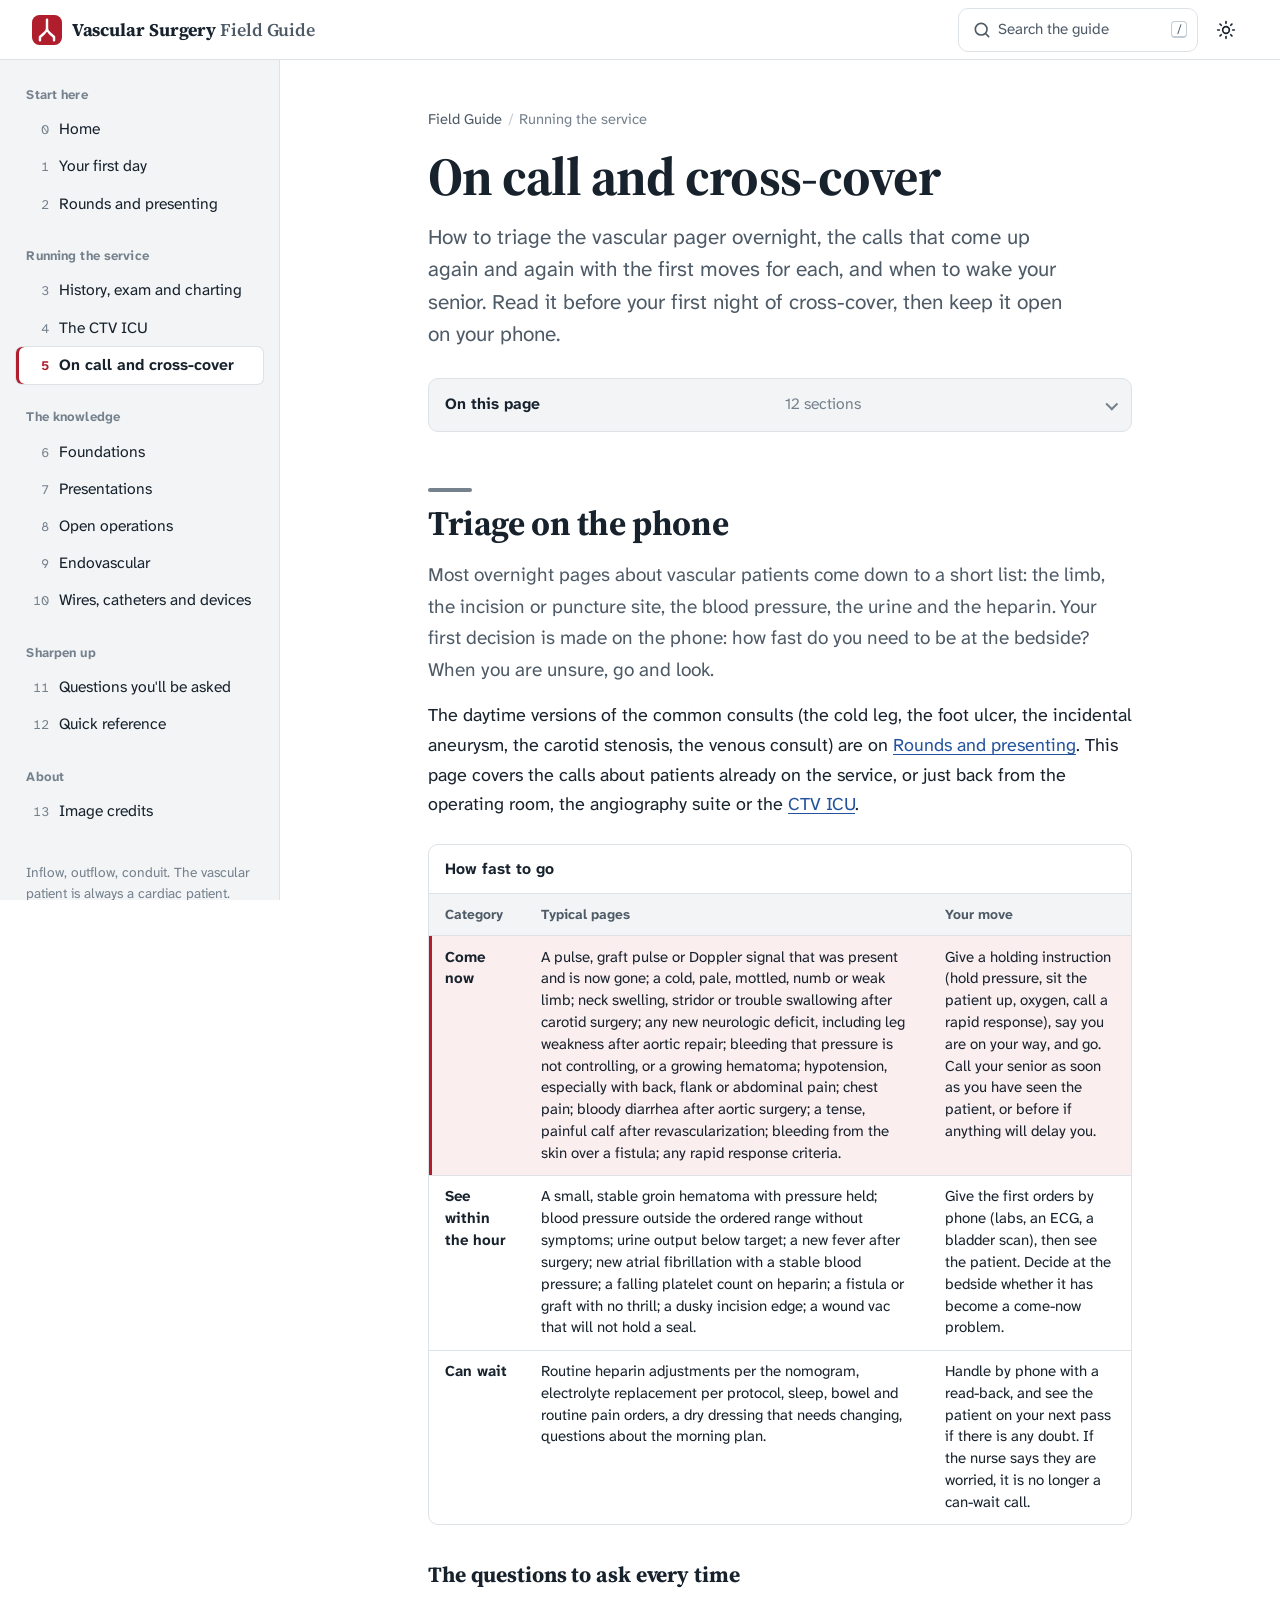
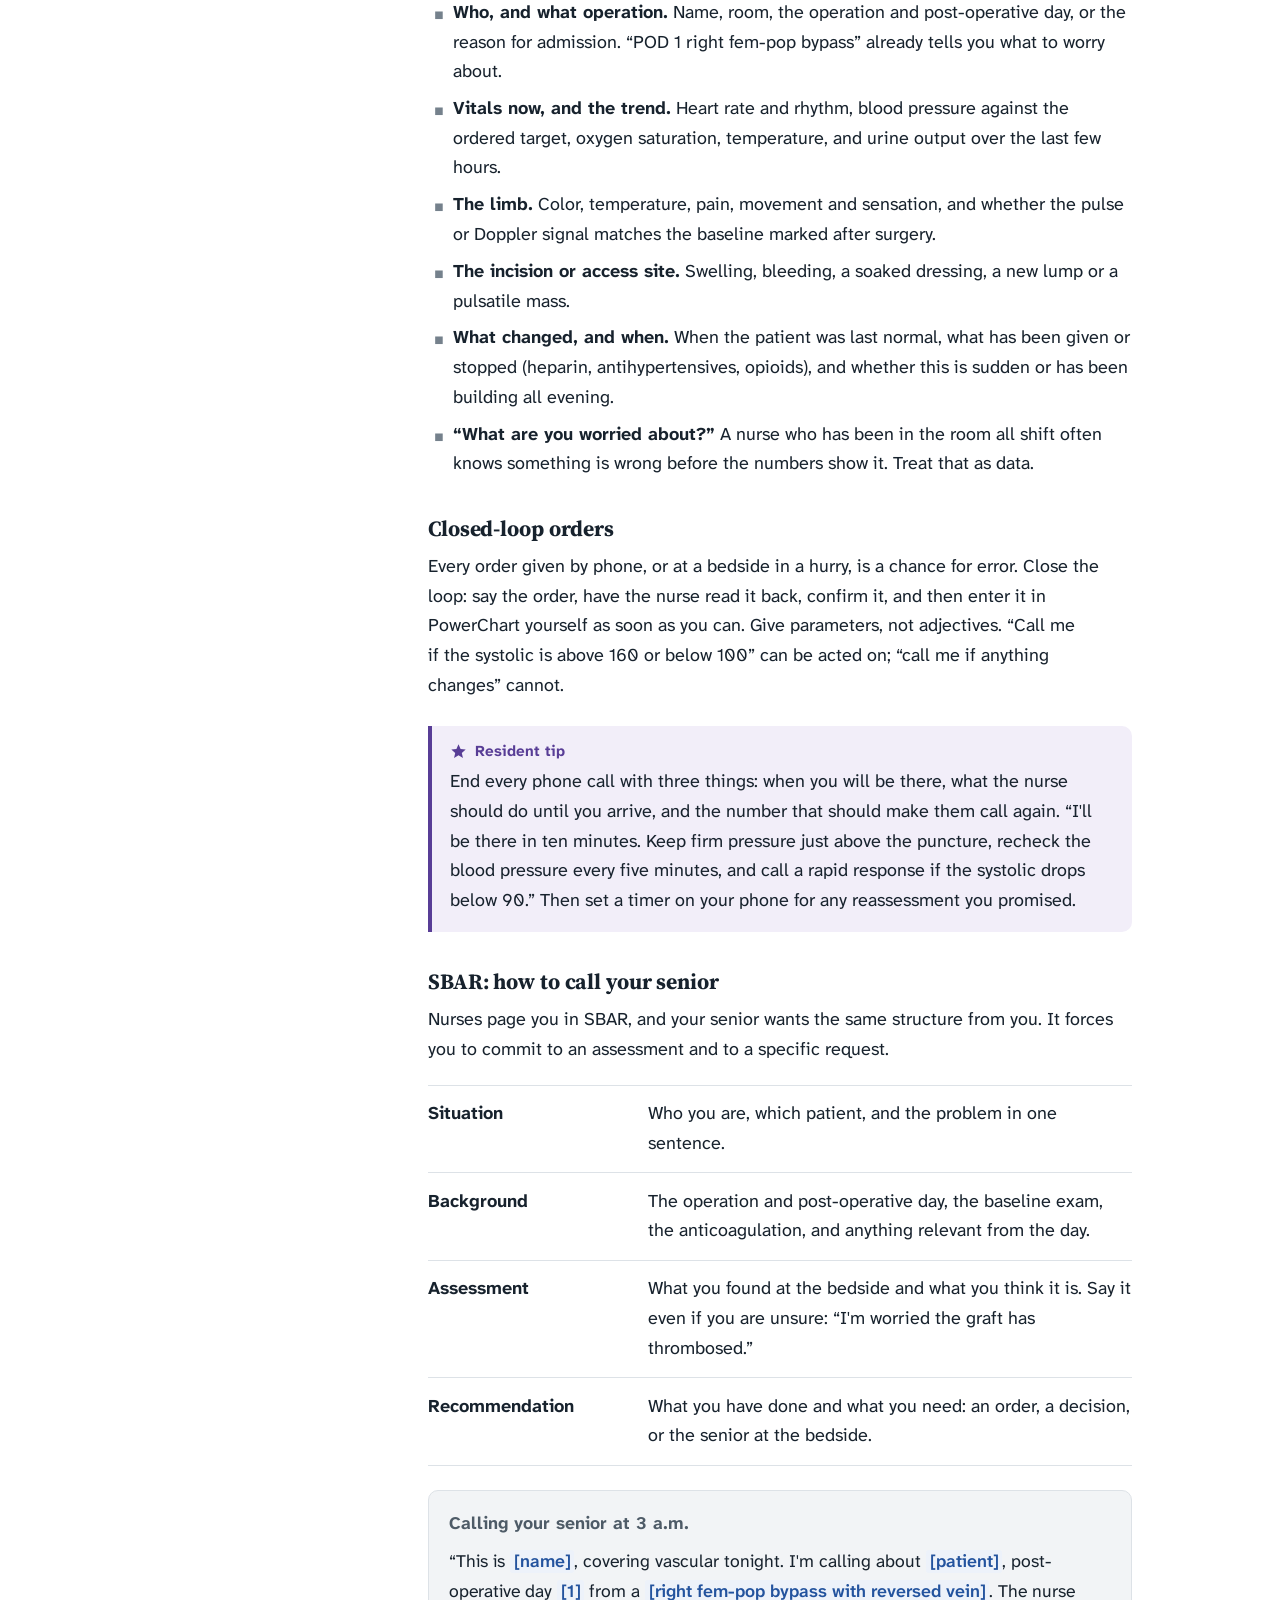
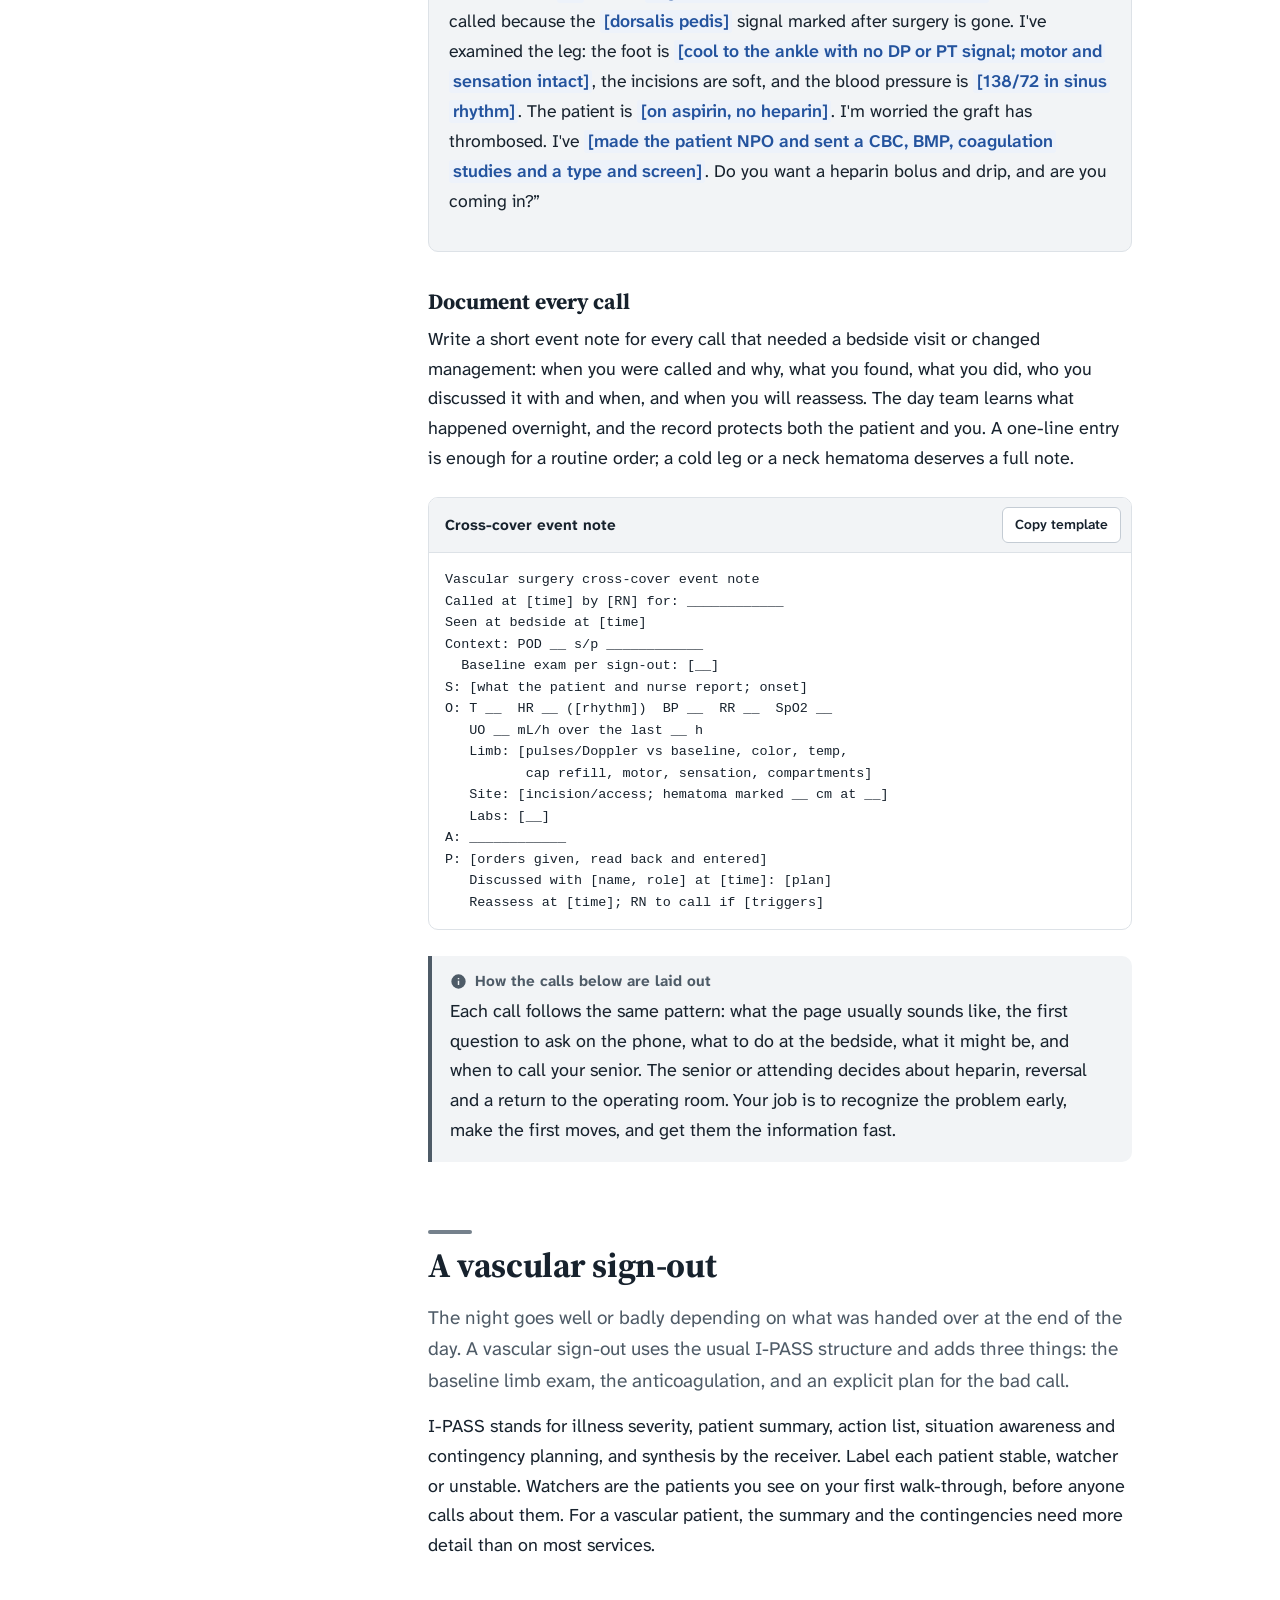
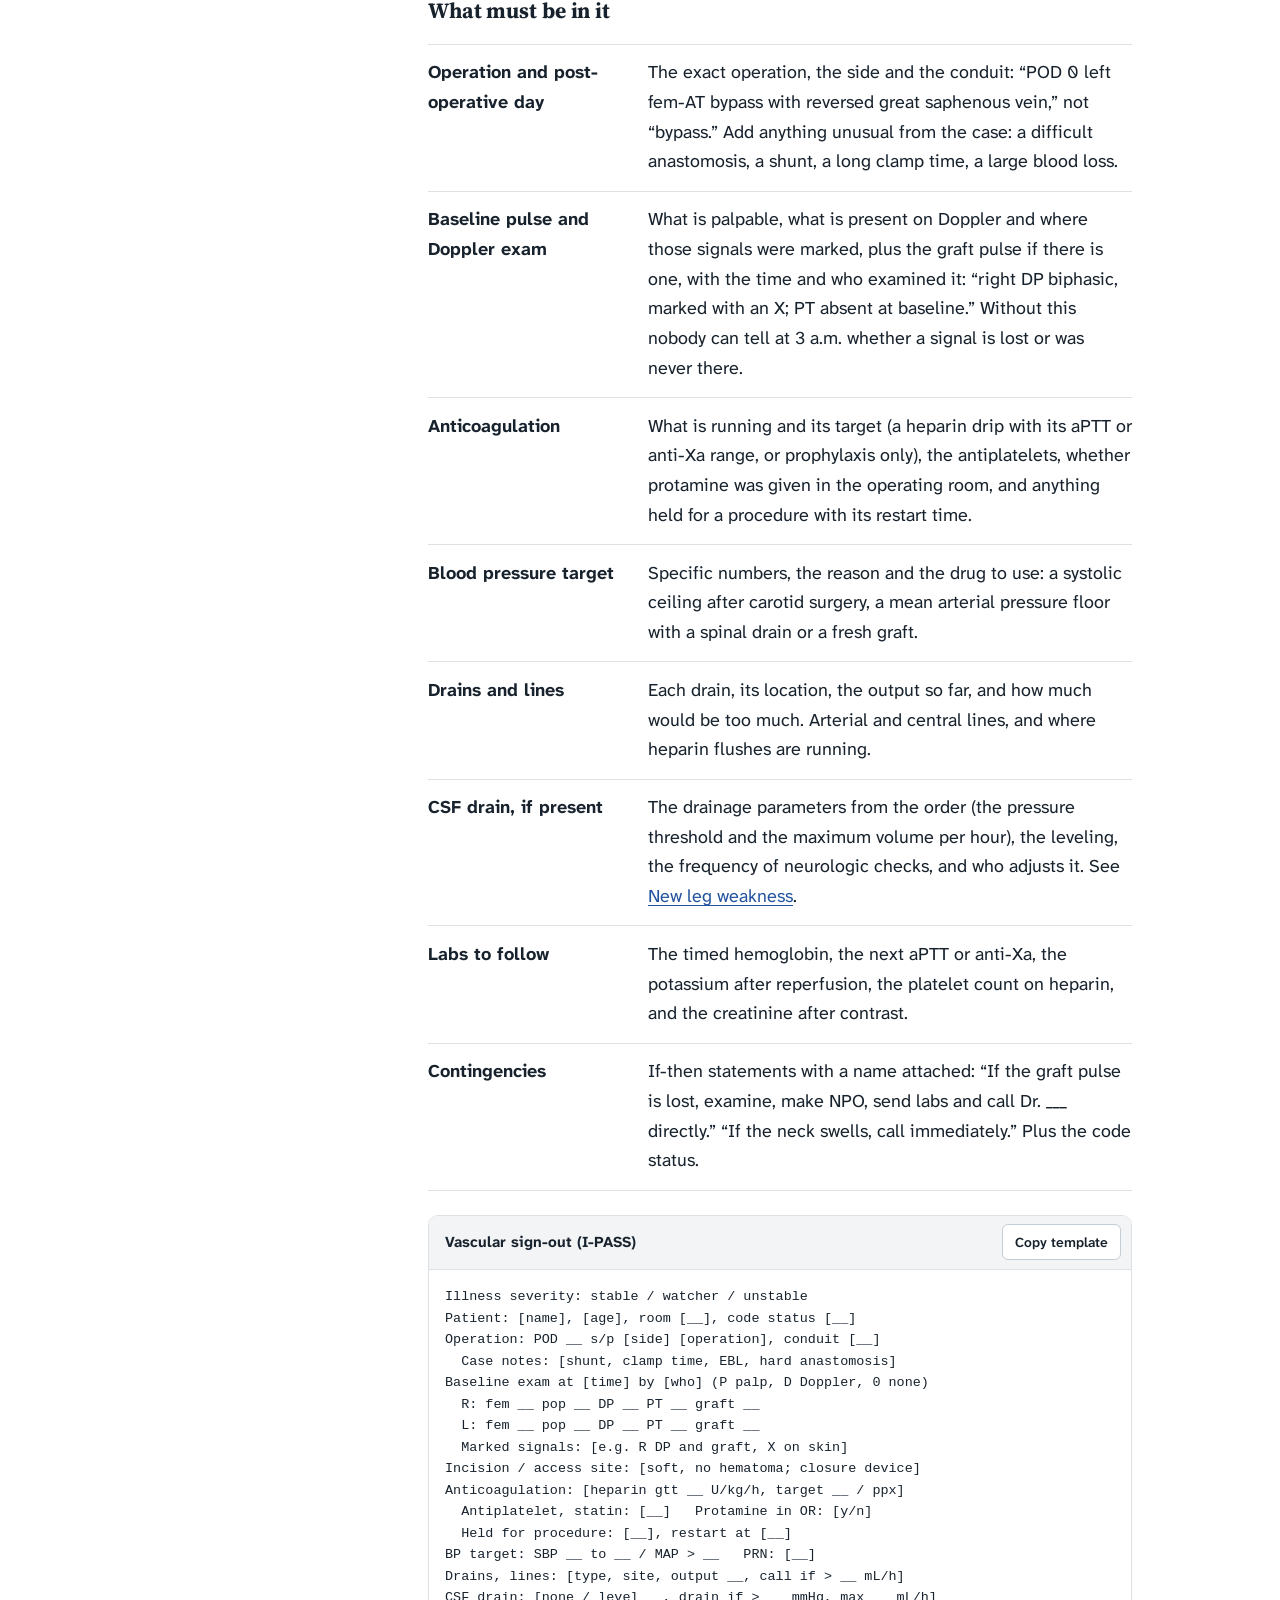
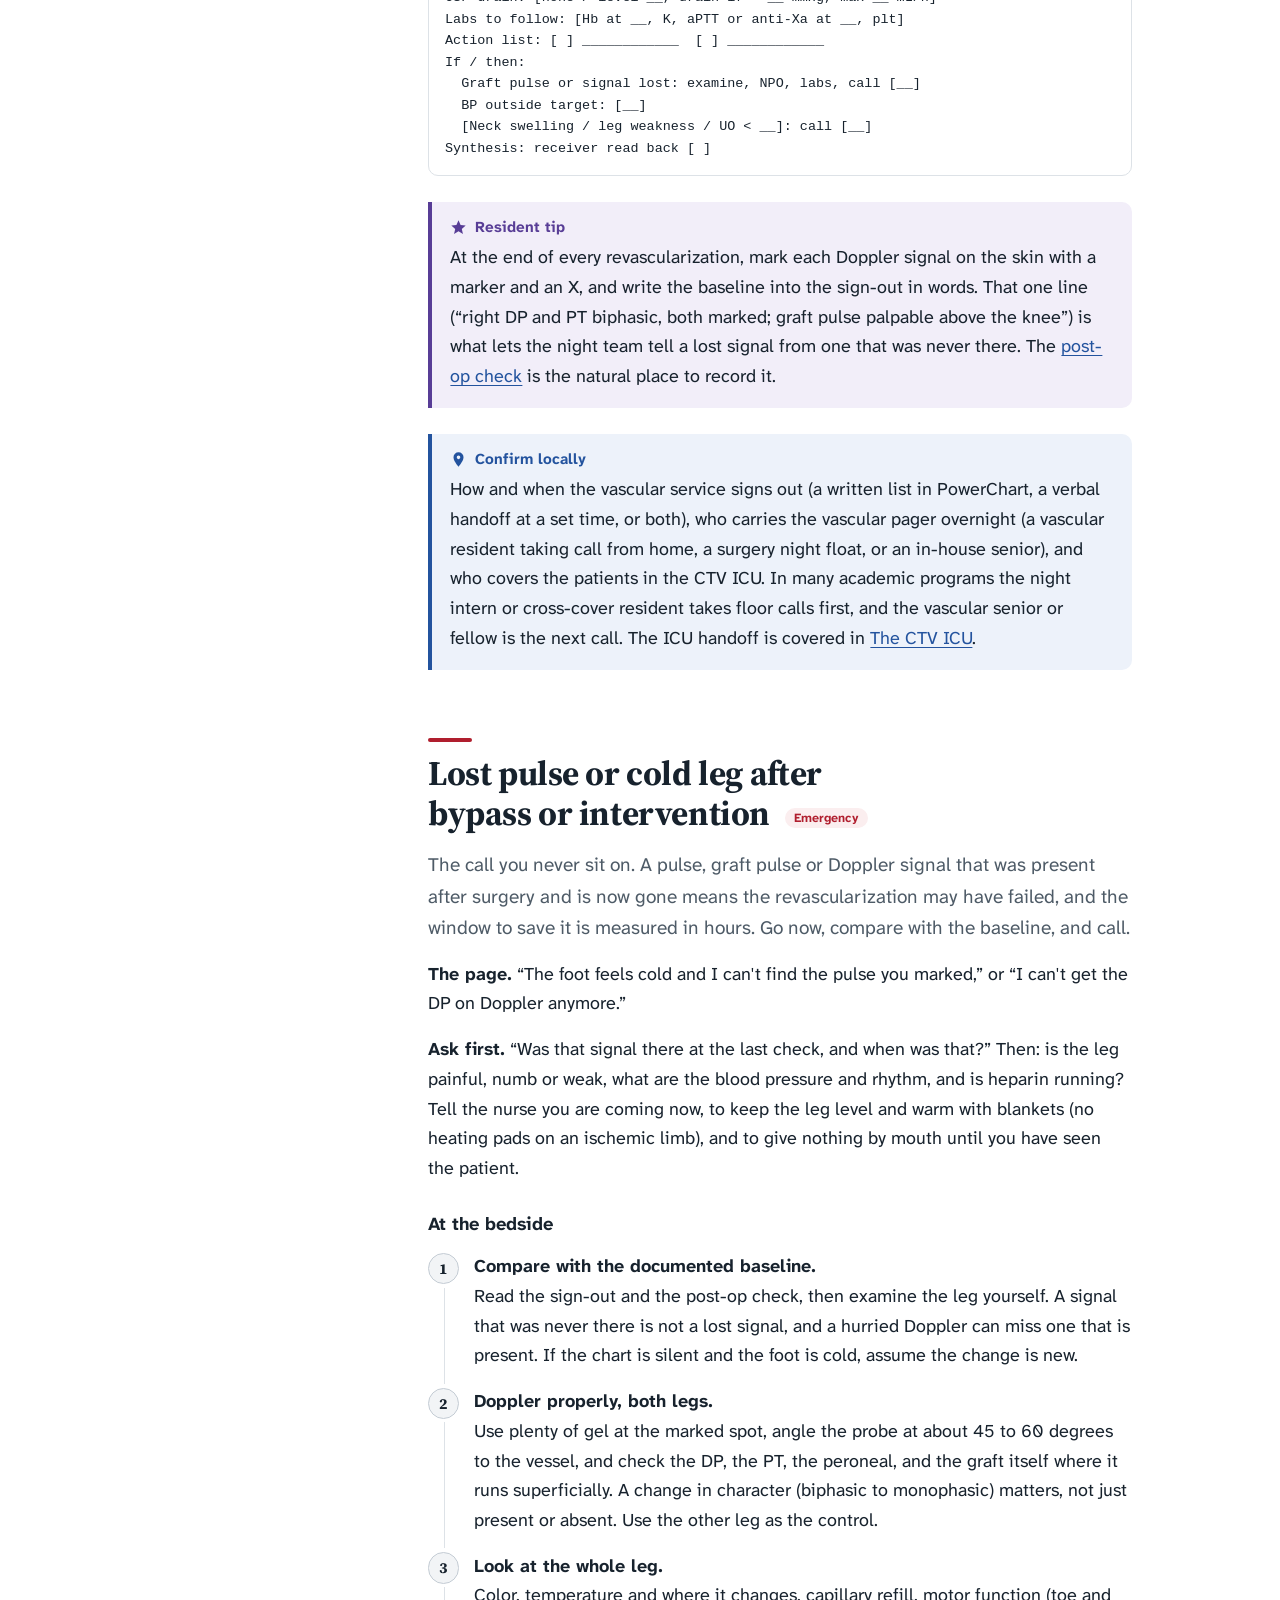
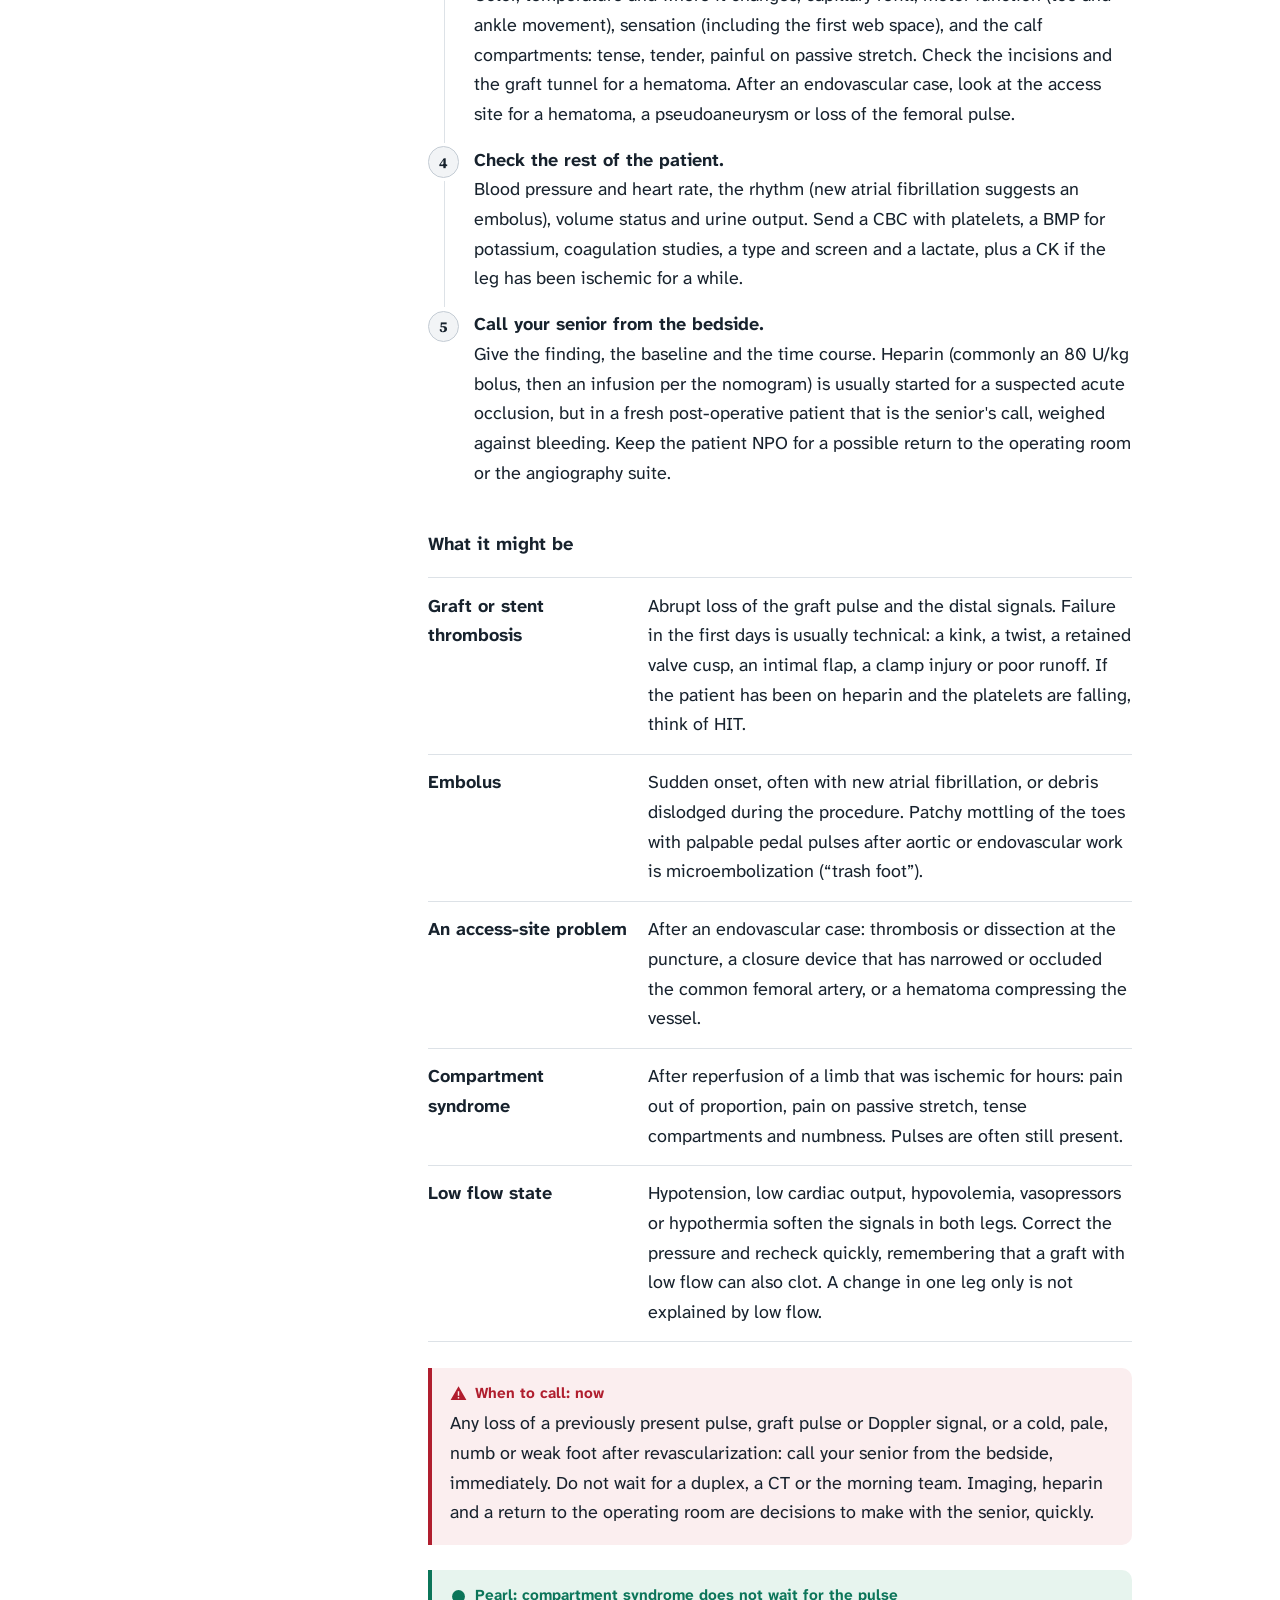
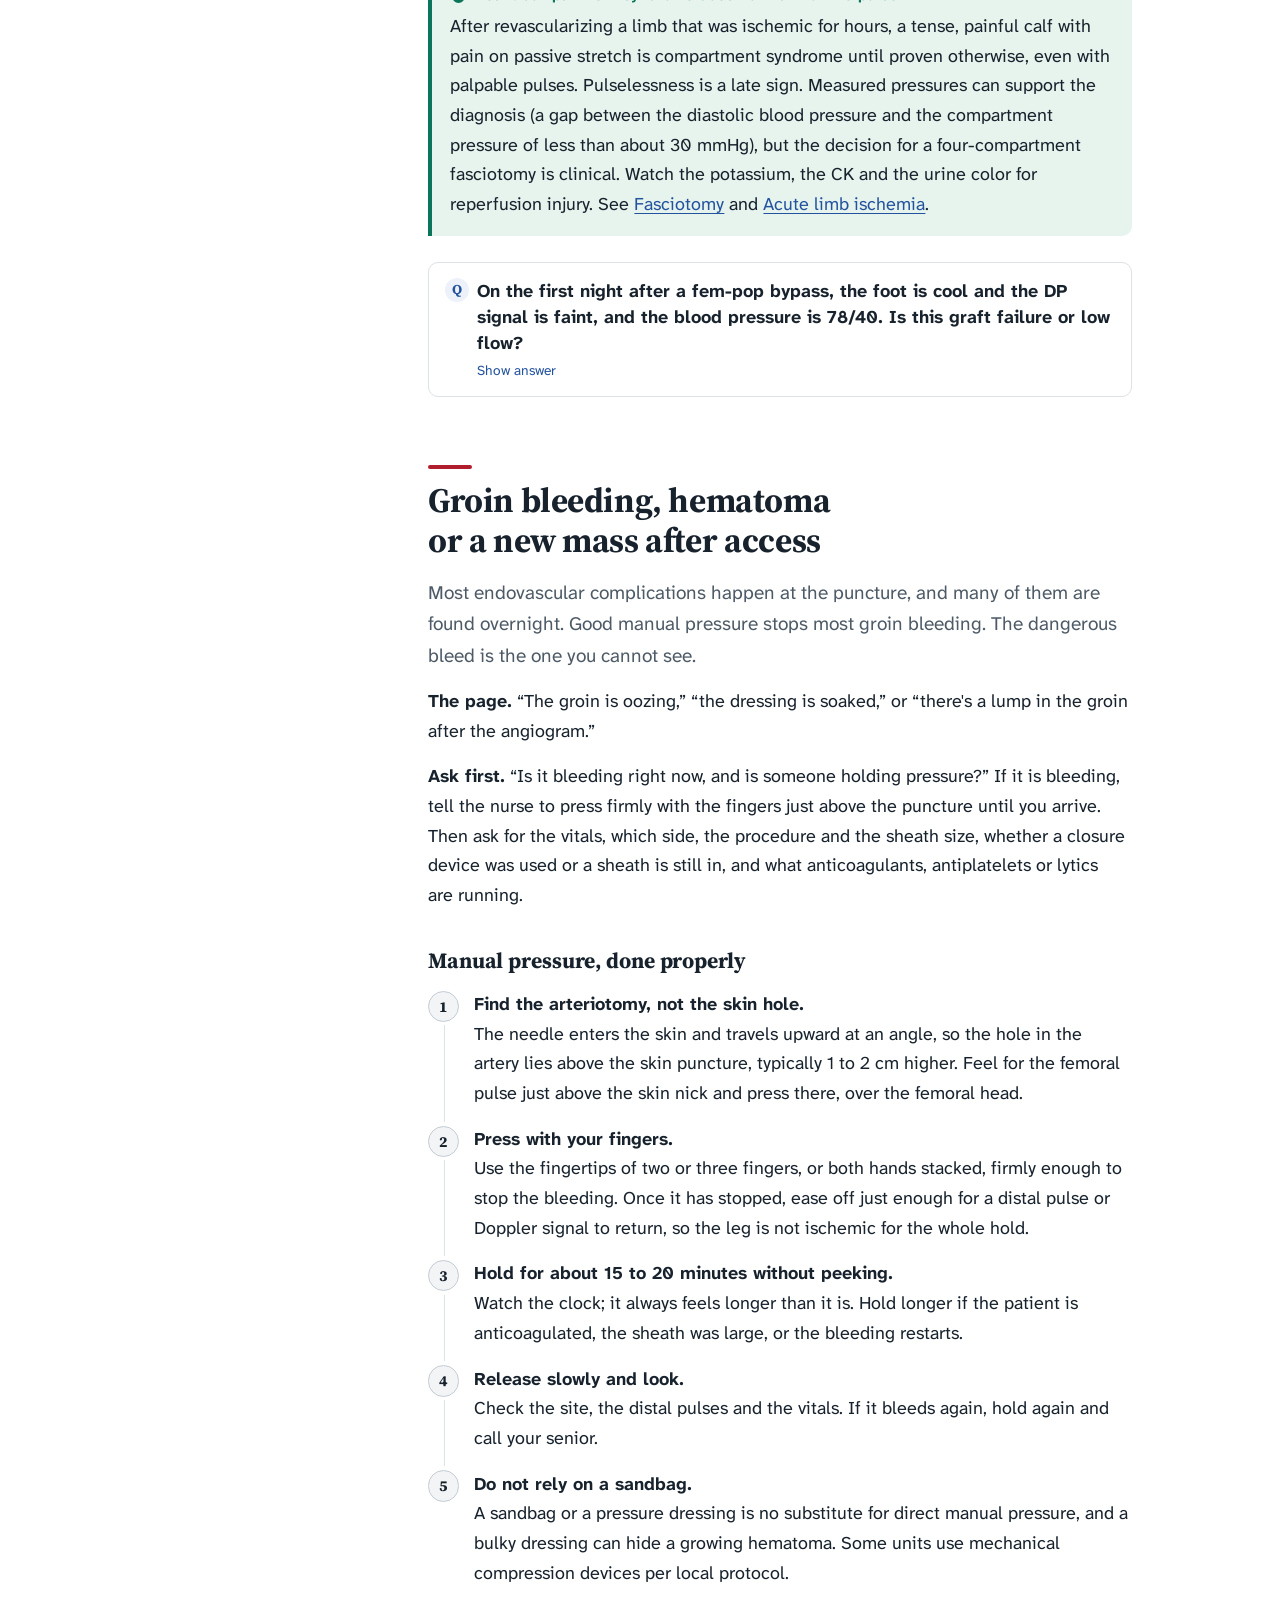
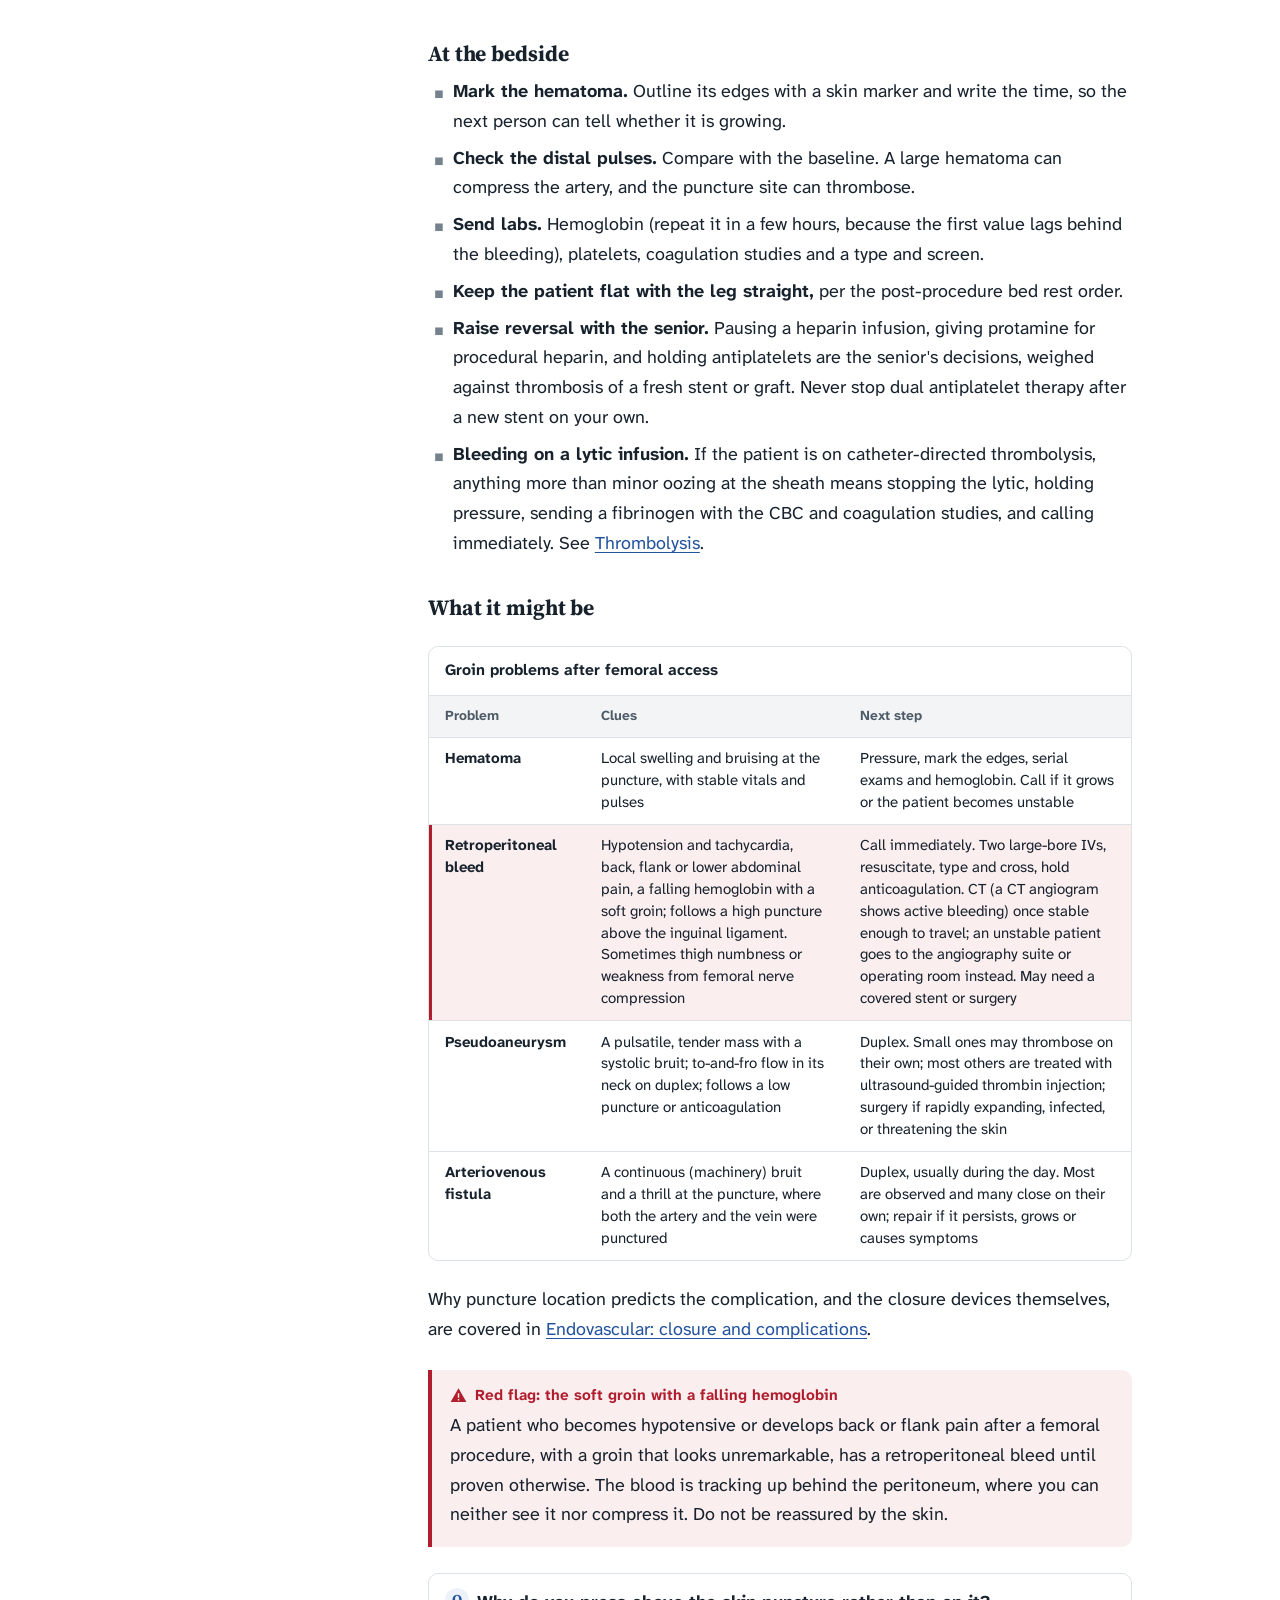
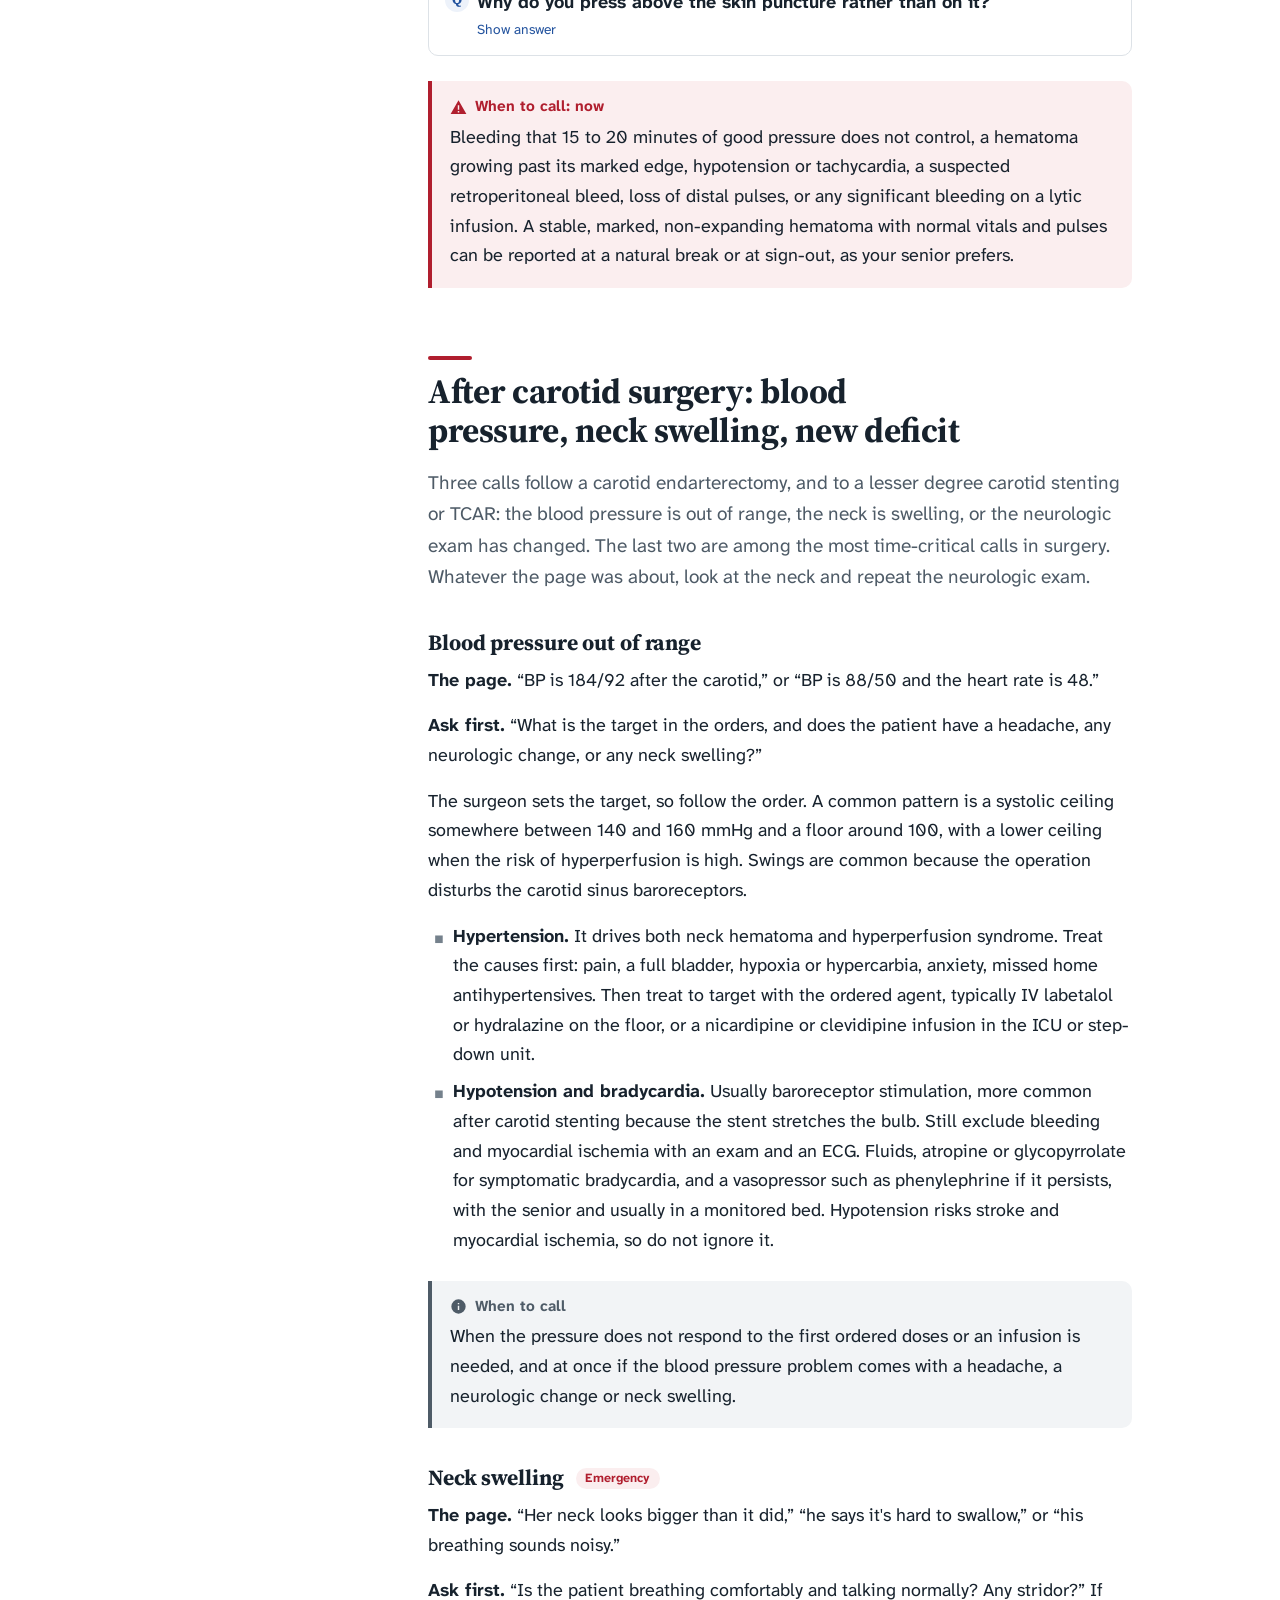
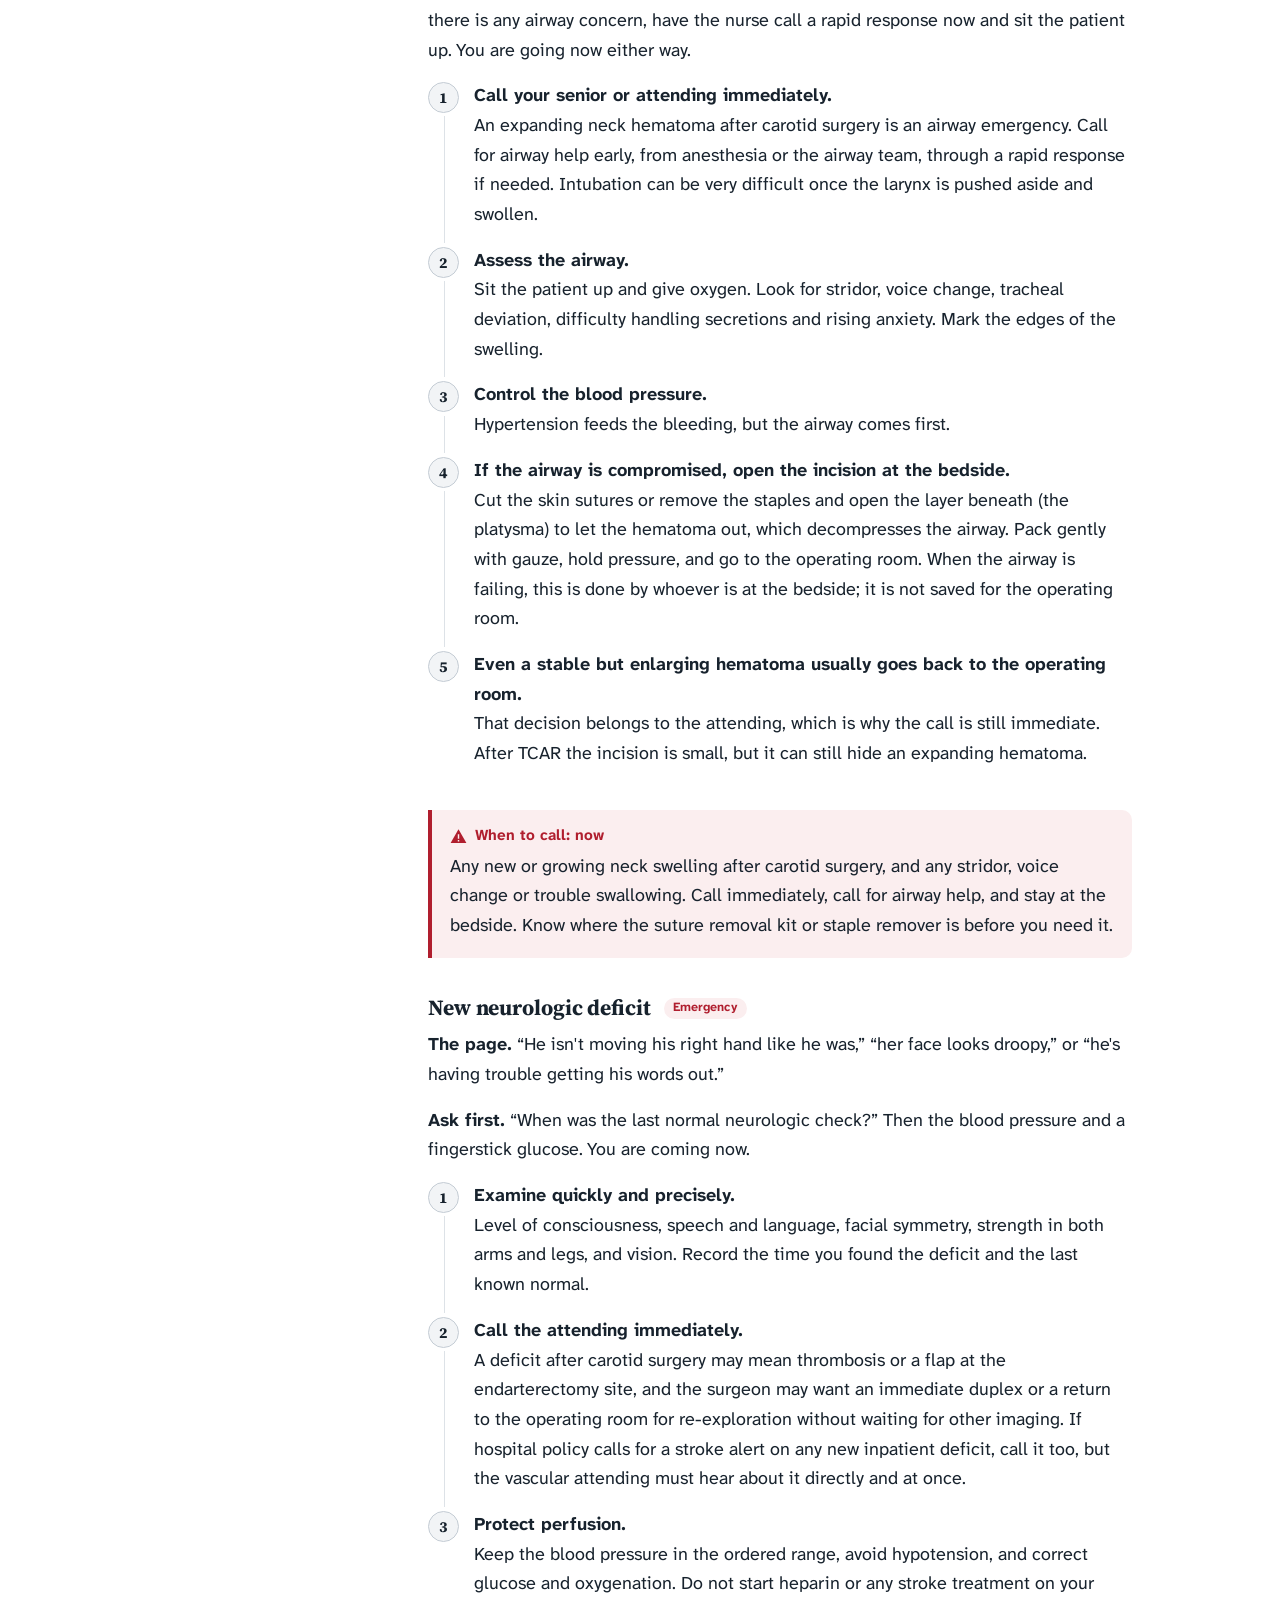
<file: on-call.html>
<!DOCTYPE html>
<html lang="en">
<head>
<!-- @head -->
<meta charset="UTF-8">
<meta name="viewport" content="width=device-width, initial-scale=1">
<title>On call and cross-cover | Vascular Surgery Field Guide</title>
<meta name="description" content="Pager triage and the overnight calls that come up again and again, with first moves for each.">
<meta name="theme-color" content="#FFFFFF" media="(prefers-color-scheme: light)">
<meta name="theme-color" content="#111A22" media="(prefers-color-scheme: dark)">
<link rel="icon" href="assets/favicon.svg" type="image/svg+xml">
<link rel="preconnect" href="https://fonts.googleapis.com">
<link rel="preconnect" href="https://fonts.gstatic.com" crossorigin>
<link rel="stylesheet" href="https://fonts.googleapis.com/css2?family=Atkinson+Hyperlegible+Next:ital,wght@0,400;0,600;0,700;1,400&family=Source+Serif+4:opsz,wght@8..60,600;8..60,700&display=swap">
<link rel="stylesheet" href="assets/styles.css?v=df72d687">
<script>(function(){var r=document.documentElement;r.classList.add('js');try{var t=localStorage.getItem('vfg-theme');if(t==='dark'||t==='light')r.setAttribute('data-theme',t);}catch(e){}})();</script>
<!-- /@head -->
</head>
<body>
<!-- @nav -->
<a class="skip" href="#main">Skip to content</a>
<header class="topbar">
  <button class="icon-btn menu-btn" type="button" data-nav-open aria-controls="rail" aria-expanded="false" aria-label="Open contents"><svg viewBox="0 0 24 24" fill="none" stroke="currentColor" stroke-width="2" stroke-linecap="round" aria-hidden="true"><path d="M4 7h16M4 12h16M4 17h16"/></svg></button>
  <a class="brand" href="index.html"><svg class="brand-mark" viewBox="0 0 32 32" aria-hidden="true"><rect width="32" height="32" rx="8" fill="#B01E2E"/><path d="M16 5v9.5c0 2.2-1.2 3.6-3 5L8.5 23.5V27M16 14.5c0 2.2 1.2 3.6 3 5l4.5 4V27" fill="none" stroke="#fff" stroke-width="2.6" stroke-linecap="round" stroke-linejoin="round"/></svg><span class="brand-name">Vascular Surgery <span>Field Guide</span></span></a>
  <div class="topbar-actions">
    <button class="icon-btn search-btn" type="button" data-search-open aria-label="Search the guide"><svg viewBox="0 0 24 24" fill="none" stroke="currentColor" stroke-width="2" stroke-linecap="round" aria-hidden="true"><circle cx="11" cy="11" r="7"/><path d="m20 20-3.5-3.5"/></svg><span class="lbl">Search the guide</span><kbd>/</kbd></button>
    <button class="icon-btn theme-btn" type="button" data-theme-toggle aria-label="Switch color theme"><svg class="sun" viewBox="0 0 24 24" fill="none" stroke="currentColor" stroke-width="2" stroke-linecap="round" aria-hidden="true"><circle cx="12" cy="12" r="4"/><path d="M12 2v2M12 20v2M4.9 4.9l1.4 1.4M17.7 17.7l1.4 1.4M2 12h2M20 12h2M4.9 19.1l1.4-1.4M17.7 6.3l1.4-1.4"/></svg><svg class="moon" viewBox="0 0 24 24" fill="none" stroke="currentColor" stroke-width="2" stroke-linecap="round" stroke-linejoin="round" aria-hidden="true"><path d="M20 14.5A8 8 0 1 1 9.5 4a6.5 6.5 0 0 0 10.5 10.5z"/></svg></button>
  </div>
</header>
<div class="scrim" data-nav-close></div>
<!-- /@nav -->
<div class="frame">
<!-- @rail -->
<nav class="rail" id="rail" aria-label="Guide contents">
  <div class="rail-close"><button class="icon-btn" type="button" data-nav-close aria-label="Close contents"><svg viewBox="0 0 24 24" fill="none" stroke="currentColor" stroke-width="2" stroke-linecap="round" aria-hidden="true"><path d="M6 6l12 12M18 6 6 18"/></svg></button></div>
  <div class="rail-group">
    <p class="rail-label">Start here</p>
    <ol>
      <li><a class="rail-link" href="index.html"><span class="rail-n">0</span>Home</a></li>
      <li><a class="rail-link" href="first-day.html"><span class="rail-n">1</span>Your first day</a></li>
      <li><a class="rail-link" href="rounds.html"><span class="rail-n">2</span>Rounds and presenting</a></li>
    </ol>
  </div>
  <div class="rail-group">
    <p class="rail-label">Running the service</p>
    <ol>
      <li><a class="rail-link" href="charting.html"><span class="rail-n">3</span>History, exam and charting</a></li>
      <li><a class="rail-link" href="ctv-icu.html"><span class="rail-n">4</span>The CTV ICU</a></li>
      <li><a class="rail-link" href="on-call.html" aria-current="page"><span class="rail-n">5</span>On call and cross-cover</a></li>
    </ol>
  </div>
  <div class="rail-group">
    <p class="rail-label">The knowledge</p>
    <ol>
      <li><a class="rail-link" href="foundations.html"><span class="rail-n">6</span>Foundations</a></li>
      <li><a class="rail-link" href="presentations.html"><span class="rail-n">7</span>Presentations</a></li>
      <li><a class="rail-link" href="operations.html"><span class="rail-n">8</span>Open operations</a></li>
      <li><a class="rail-link" href="endovascular.html"><span class="rail-n">9</span>Endovascular</a></li>
      <li><a class="rail-link" href="devices.html"><span class="rail-n">10</span>Wires, catheters and devices</a></li>
    </ol>
  </div>
  <div class="rail-group">
    <p class="rail-label">Sharpen up</p>
    <ol>
      <li><a class="rail-link" href="questions.html"><span class="rail-n">11</span>Questions you&#x27;ll be asked</a></li>
      <li><a class="rail-link" href="reference.html"><span class="rail-n">12</span>Quick reference</a></li>
    </ol>
  </div>
  <div class="rail-group">
    <p class="rail-label">About</p>
    <ol>
      <li><a class="rail-link" href="credits.html"><span class="rail-n">13</span>Image credits</a></li>
    </ol>
  </div>
  <p class="rail-note">Inflow, outflow, conduit. The vascular patient is always a cardiac patient.</p>
</nav>
<!-- /@rail -->
<main id="main" class="page" tabindex="-1">
  <header class="page-head">
    <!-- @crumb -->
<p class="crumb"><a href="index.html">Field Guide</a><span class="sep" aria-hidden="true">/</span>Running the service</p>
<!-- /@crumb -->
    <h1>On call and cross-cover</h1>
    <p class="summary">How to triage the vascular pager overnight, the calls that come up again and again with the first moves for each, and when to wake your senior. Read it before your first night of cross-cover, then keep it open on your phone.</p>
    <!-- @toc -->
<details class="toc-inline">
  <summary>On this page <span class="count">12 sections</span></summary>
  <ol>
    <li><a href="#triage">Triage on the phone</a></li>
    <li><a href="#sign-out">A vascular sign-out</a></li>
    <li><a href="#cold-leg">Lost pulse or cold leg</a></li>
    <li><a href="#groin">Groin bleeding and hematoma</a></li>
    <li><a href="#post-cea">After carotid surgery</a></li>
    <li><a href="#post-aaa">After aortic surgery</a></li>
    <li><a href="#spinal">New leg weakness</a></li>
    <li><a href="#heparin">Heparin, bleeding and HIT</a></li>
    <li><a href="#access-calls">Dialysis access calls</a></li>
    <li><a href="#wounds">Wounds and wound vacs</a></li>
    <li><a href="#cardiac">Chest pain, AF, hypotension</a></li>
    <li><a href="#when-to-call">When to call your senior</a></li>
  </ol>
</details>
<!-- /@toc -->
  </header>

  <section class="sec" id="triage" data-title="Triage on the phone">
    <h2>Triage on the phone</h2>
    <p class="sec-lede">Most overnight pages about vascular patients come down to a short list: the limb, the incision or puncture site, the blood pressure, the urine and the heparin. Your first decision is made on the phone: how fast do you need to be at the bedside? When you are unsure, go and look.</p>
    <p>The daytime versions of the common consults (the cold leg, the foot ulcer, the incidental aneurysm, the carotid stenosis, the venous consult) are on <a href="rounds.html#consults">Rounds and presenting</a>. This page covers the calls about patients already on the service, or just back from the operating room, the angiography suite or the <a href="ctv-icu.html">CTV ICU</a>.</p>

    <div class="table-wrap"><table class="data">
      <caption>How fast to go</caption>
      <thead><tr><th scope="col">Category</th><th scope="col">Typical pages</th><th scope="col">Your move</th></tr></thead>
      <tbody>
        <tr class="hot"><th scope="row">Come now</th><td>A pulse, graft pulse or Doppler signal that was present and is now gone; a cold, pale, mottled, numb or weak limb; neck swelling, stridor or trouble swallowing after carotid surgery; any new neurologic deficit, including leg weakness after aortic repair; bleeding that pressure is not controlling, or a growing hematoma; hypotension, especially with back, flank or abdominal pain; chest pain; bloody diarrhea after aortic surgery; a tense, painful calf after revascularization; bleeding from the skin over a fistula; any rapid response criteria.</td><td>Give a holding instruction (hold pressure, sit the patient up, oxygen, call a rapid response), say you are on your way, and go. Call your senior as soon as you have seen the patient, or before if anything will delay you.</td></tr>
        <tr><th scope="row">See within the hour</th><td>A small, stable groin hematoma with pressure held; blood pressure outside the ordered range without symptoms; urine output below target; a new fever after surgery; new atrial fibrillation with a stable blood pressure; a falling platelet count on heparin; a fistula or graft with no thrill; a dusky incision edge; a wound vac that will not hold a seal.</td><td>Give the first orders by phone (labs, an ECG, a bladder scan), then see the patient. Decide at the bedside whether it has become a come-now problem.</td></tr>
        <tr><th scope="row">Can wait</th><td>Routine heparin adjustments per the nomogram, electrolyte replacement per protocol, sleep, bowel and routine pain orders, a dry dressing that needs changing, questions about the morning plan.</td><td>Handle by phone with a read-back, and see the patient on your next pass if there is any doubt. If the nurse says they are worried, it is no longer a can-wait call.</td></tr>
      </tbody>
    </table></div>

    <h3>The questions to ask every time</h3>
    <ul>
      <li><span class="lead-in">Who, and what operation.</span> Name, room, the operation and post-operative day, or the reason for admission. “POD 1 right fem-pop bypass” already tells you what to worry about.</li>
      <li><span class="lead-in">Vitals now, and the trend.</span> Heart rate and rhythm, blood pressure against the ordered target, oxygen saturation, temperature, and urine output over the last few hours.</li>
      <li><span class="lead-in">The limb.</span> Color, temperature, pain, movement and sensation, and whether the pulse or Doppler signal matches the baseline marked after surgery.</li>
      <li><span class="lead-in">The incision or access site.</span> Swelling, bleeding, a soaked dressing, a new lump or a pulsatile mass.</li>
      <li><span class="lead-in">What changed, and when.</span> When the patient was last normal, what has been given or stopped (heparin, antihypertensives, opioids), and whether this is sudden or has been building all evening.</li>
      <li><span class="lead-in">“What are you worried about?”</span> A nurse who has been in the room all shift often knows something is wrong before the numbers show it. Treat that as data.</li>
    </ul>

    <h3>Closed-loop orders</h3>
    <p>Every order given by phone, or at a bedside in a hurry, is a chance for error. Close the loop: say the order, have the nurse read it back, confirm it, and then enter it in PowerChart yourself as soon as you can. Give parameters, not adjectives. “Call me if the systolic is above 160 or below 100” can be acted on; “call me if anything changes” cannot.</p>
    <aside class="note tip">
      <p class="note-label">Resident tip</p>
      <p>End every phone call with three things: when you will be there, what the nurse should do until you arrive, and the number that should make them call again. “I'll be there in ten minutes. Keep firm pressure just above the puncture, recheck the blood pressure every five minutes, and call a rapid response if the systolic drops below 90.” Then set a timer on your phone for any reassessment you promised.</p>
    </aside>

    <h3>SBAR: how to call your senior</h3>
    <p>Nurses page you in SBAR, and your senior wants the same structure from you. It forces you to commit to an assessment and to a specific request.</p>
    <dl class="terms">
      <div><dt>Situation</dt><dd>Who you are, which patient, and the problem in one sentence.</dd></div>
      <div><dt>Background</dt><dd>The operation and post-operative day, the baseline exam, the anticoagulation, and anything relevant from the day.</dd></div>
      <div><dt>Assessment</dt><dd>What you found at the bedside and what you think it is. Say it even if you are unsure: “I'm worried the graft has thrombosed.”</dd></div>
      <div><dt>Recommendation</dt><dd>What you have done and what you need: an order, a decision, or the senior at the bedside.</dd></div>
    </dl>
    <div class="script">
      <p class="script-label">Calling your senior at 3 a.m.</p>
      <p>“This is <span class="ph">[name]</span>, covering vascular tonight. I'm calling about <span class="ph">[patient]</span>, post-operative day <span class="ph">[1]</span> from a <span class="ph">[right fem-pop bypass with reversed vein]</span>. The nurse called because the <span class="ph">[dorsalis pedis]</span> signal marked after surgery is gone. I've examined the leg: the foot is <span class="ph">[cool to the ankle with no DP or PT signal; motor and sensation intact]</span>, the incisions are soft, and the blood pressure is <span class="ph">[138/72 in sinus rhythm]</span>. The patient is <span class="ph">[on aspirin, no heparin]</span>. I'm worried the graft has thrombosed. I've <span class="ph">[made the patient NPO and sent a CBC, BMP, coagulation studies and a type and screen]</span>. Do you want a heparin bolus and drip, and are you coming in?”</p>
    </div>

    <h3>Document every call</h3>
    <p>Write a short event note for every call that needed a bedside visit or changed management: when you were called and why, what you found, what you did, who you discussed it with and when, and when you will reassess. The day team learns what happened overnight, and the record protects both the patient and you. A one-line entry is enough for a routine order; a cold leg or a neck hematoma deserves a full note.</p>
    <figure class="template">
      <div class="template-head"><figcaption>Cross-cover event note</figcaption></div>
      <pre>Vascular surgery cross-cover event note
Called at [time] by [RN] for: ____________
Seen at bedside at [time]
Context: POD __ s/p ____________
  Baseline exam per sign-out: [__]
S: [what the patient and nurse report; onset]
O: T __  HR __ ([rhythm])  BP __  RR __  SpO2 __
   UO __ mL/h over the last __ h
   Limb: [pulses/Doppler vs baseline, color, temp,
          cap refill, motor, sensation, compartments]
   Site: [incision/access; hematoma marked __ cm at __]
   Labs: [__]
A: ____________
P: [orders given, read back and entered]
   Discussed with [name, role] at [time]: [plan]
   Reassess at [time]; RN to call if [triggers]</pre>
    </figure>
    <aside class="note plain">
      <p class="note-label">How the calls below are laid out</p>
      <p>Each call follows the same pattern: what the page usually sounds like, the first question to ask on the phone, what to do at the bedside, what it might be, and when to call your senior. The senior or attending decides about heparin, reversal and a return to the operating room. Your job is to recognize the problem early, make the first moves, and get them the information fast.</p>
    </aside>
  </section>

  <section class="sec" id="sign-out" data-title="A vascular sign-out">
    <h2>A vascular sign-out</h2>
    <p class="sec-lede">The night goes well or badly depending on what was handed over at the end of the day. A vascular sign-out uses the usual I-PASS structure and adds three things: the baseline limb exam, the anticoagulation, and an explicit plan for the bad call.</p>
    <p>I-PASS stands for illness severity, patient summary, action list, situation awareness and contingency planning, and synthesis by the receiver. Label each patient stable, watcher or unstable. Watchers are the patients you see on your first walk-through, before anyone calls about them. For a vascular patient, the summary and the contingencies need more detail than on most services.</p>

    <h3>What must be in it</h3>
    <dl class="terms">
      <div><dt>Operation and post-operative day</dt><dd>The exact operation, the side and the conduit: “POD 0 left fem-AT bypass with reversed great saphenous vein,” not “bypass.” Add anything unusual from the case: a difficult anastomosis, a shunt, a long clamp time, a large blood loss.</dd></div>
      <div><dt>Baseline pulse and Doppler exam</dt><dd>What is palpable, what is present on Doppler and where those signals were marked, plus the graft pulse if there is one, with the time and who examined it: “right DP biphasic, marked with an X; PT absent at baseline.” Without this nobody can tell at 3 a.m. whether a signal is lost or was never there.</dd></div>
      <div><dt>Anticoagulation</dt><dd>What is running and its target (a heparin drip with its aPTT or anti-Xa range, or prophylaxis only), the antiplatelets, whether protamine was given in the operating room, and anything held for a procedure with its restart time.</dd></div>
      <div><dt>Blood pressure target</dt><dd>Specific numbers, the reason and the drug to use: a systolic ceiling after carotid surgery, a mean arterial pressure floor with a spinal drain or a fresh graft.</dd></div>
      <div><dt>Drains and lines</dt><dd>Each drain, its location, the output so far, and how much would be too much. Arterial and central lines, and where heparin flushes are running.</dd></div>
      <div><dt>CSF drain, if present</dt><dd>The drainage parameters from the order (the pressure threshold and the maximum volume per hour), the leveling, the frequency of neurologic checks, and who adjusts it. See <a href="#spinal">New leg weakness</a>.</dd></div>
      <div><dt>Labs to follow</dt><dd>The timed hemoglobin, the next aPTT or anti-Xa, the potassium after reperfusion, the platelet count on heparin, and the creatinine after contrast.</dd></div>
      <div><dt>Contingencies</dt><dd>If-then statements with a name attached: “If the graft pulse is lost, examine, make NPO, send labs and call Dr. ___ directly.” “If the neck swells, call immediately.” Plus the code status.</dd></div>
    </dl>
    <figure class="template">
      <div class="template-head"><figcaption>Vascular sign-out (I-PASS)</figcaption></div>
      <pre>Illness severity: stable / watcher / unstable
Patient: [name], [age], room [__], code status [__]
Operation: POD __ s/p [side] [operation], conduit [__]
  Case notes: [shunt, clamp time, EBL, hard anastomosis]
Baseline exam at [time] by [who] (P palp, D Doppler, 0 none)
  R: fem __ pop __ DP __ PT __ graft __
  L: fem __ pop __ DP __ PT __ graft __
  Marked signals: [e.g. R DP and graft, X on skin]
Incision / access site: [soft, no hematoma; closure device]
Anticoagulation: [heparin gtt __ U/kg/h, target __ / ppx]
  Antiplatelet, statin: [__]   Protamine in OR: [y/n]
  Held for procedure: [__], restart at [__]
BP target: SBP __ to __ / MAP &gt; __   PRN: [__]
Drains, lines: [type, site, output __, call if &gt; __ mL/h]
CSF drain: [none / level __, drain if &gt; __ mmHg, max __ mL/h]
Labs to follow: [Hb at __, K, aPTT or anti-Xa at __, plt]
Action list: [ ] ____________  [ ] ____________
If / then:
  Graft pulse or signal lost: examine, NPO, labs, call [__]
  BP outside target: [__]
  [Neck swelling / leg weakness / UO &lt; __]: call [__]
Synthesis: receiver read back [ ]</pre>
    </figure>
    <aside class="note tip">
      <p class="note-label">Resident tip</p>
      <p>At the end of every revascularization, mark each Doppler signal on the skin with a marker and an X, and write the baseline into the sign-out in words. That one line (“right DP and PT biphasic, both marked; graft pulse palpable above the knee”) is what lets the night team tell a lost signal from one that was never there. The <a href="charting.html#post-op-check">post-op check</a> is the natural place to record it.</p>
    </aside>
    <aside class="note local">
      <p class="note-label">Confirm locally</p>
      <p>How and when the vascular service signs out (a written list in PowerChart, a verbal handoff at a set time, or both), who carries the vascular pager overnight (a vascular resident taking call from home, a surgery night float, or an in-house senior), and who covers the patients in the CTV ICU. In many academic programs the night intern or cross-cover resident takes floor calls first, and the vascular senior or fellow is the next call. The ICU handoff is covered in <a href="ctv-icu.html#handoff">The CTV ICU</a>.</p>
    </aside>
  </section>

  <section class="sec" id="cold-leg" data-title="Lost pulse or cold leg" data-bed="arterial">
    <h2>Lost pulse or cold leg after bypass or intervention <span class="tag urgent">Emergency</span></h2>
    <p class="sec-lede">The call you never sit on. A pulse, graft pulse or Doppler signal that was present after surgery and is now gone means the revascularization may have failed, and the window to save it is measured in hours. Go now, compare with the baseline, and call.</p>
    <p><span class="lead-in">The page.</span> “The foot feels cold and I can't find the pulse you marked,” or “I can't get the DP on Doppler anymore.”</p>
    <p><span class="lead-in">Ask first.</span> “Was that signal there at the last check, and when was that?” Then: is the leg painful, numb or weak, what are the blood pressure and rhythm, and is heparin running? Tell the nurse you are coming now, to keep the leg level and warm with blankets (no heating pads on an ischemic limb), and to give nothing by mouth until you have seen the patient.</p>

    <h4>At the bedside</h4>
    <ol class="steps">
      <li><strong>Compare with the documented baseline.</strong> Read the sign-out and the post-op check, then examine the leg yourself. A signal that was never there is not a lost signal, and a hurried Doppler can miss one that is present. If the chart is silent and the foot is cold, assume the change is new.</li>
      <li><strong>Doppler properly, both legs.</strong> Use plenty of gel at the marked spot, angle the probe at about 45 to 60 degrees to the vessel, and check the DP, the PT, the peroneal, and the graft itself where it runs superficially. A change in character (biphasic to monophasic) matters, not just present or absent. Use the other leg as the control.</li>
      <li><strong>Look at the whole leg.</strong> Color, temperature and where it changes, capillary refill, motor function (toe and ankle movement), sensation (including the first web space), and the calf compartments: tense, tender, painful on passive stretch. Check the incisions and the graft tunnel for a hematoma. After an endovascular case, look at the access site for a hematoma, a pseudoaneurysm or loss of the femoral pulse.</li>
      <li><strong>Check the rest of the patient.</strong> Blood pressure and heart rate, the rhythm (new atrial fibrillation suggests an embolus), volume status and urine output. Send a CBC with platelets, a BMP for potassium, coagulation studies, a type and screen and a lactate, plus a CK if the leg has been ischemic for a while.</li>
      <li><strong>Call your senior from the bedside.</strong> Give the finding, the baseline and the time course. Heparin (commonly an 80 U/kg bolus, then an infusion per the nomogram) is usually started for a suspected acute occlusion, but in a fresh post-operative patient that is the senior's call, weighed against bleeding. Keep the patient NPO for a possible return to the operating room or the angiography suite.</li>
    </ol>

    <h4>What it might be</h4>
    <dl class="terms">
      <div><dt>Graft or stent thrombosis</dt><dd>Abrupt loss of the graft pulse and the distal signals. Failure in the first days is usually technical: a kink, a twist, a retained valve cusp, an intimal flap, a clamp injury or poor runoff. If the patient has been on heparin and the platelets are falling, think of HIT.</dd></div>
      <div><dt>Embolus</dt><dd>Sudden onset, often with new atrial fibrillation, or debris dislodged during the procedure. Patchy mottling of the toes with palpable pedal pulses after aortic or endovascular work is microembolization (“trash foot”).</dd></div>
      <div><dt>An access-site problem</dt><dd>After an endovascular case: thrombosis or dissection at the puncture, a closure device that has narrowed or occluded the common femoral artery, or a hematoma compressing the vessel.</dd></div>
      <div><dt>Compartment syndrome</dt><dd>After reperfusion of a limb that was ischemic for hours: pain out of proportion, pain on passive stretch, tense compartments and numbness. Pulses are often still present.</dd></div>
      <div><dt>Low flow state</dt><dd>Hypotension, low cardiac output, hypovolemia, vasopressors or hypothermia soften the signals in both legs. Correct the pressure and recheck quickly, remembering that a graft with low flow can also clot. A change in one leg only is not explained by low flow.</dd></div>
    </dl>
    <aside class="note flag">
      <p class="note-label">When to call: now</p>
      <p>Any loss of a previously present pulse, graft pulse or Doppler signal, or a cold, pale, numb or weak foot after revascularization: call your senior from the bedside, immediately. Do not wait for a duplex, a CT or the morning team. Imaging, heparin and a return to the operating room are decisions to make with the senior, quickly.</p>
    </aside>
    <aside class="note pearl">
      <p class="note-label">Pearl: compartment syndrome does not wait for the pulse</p>
      <p>After revascularizing a limb that was ischemic for hours, a tense, painful calf with pain on passive stretch is compartment syndrome until proven otherwise, even with palpable pulses. Pulselessness is a late sign. Measured pressures can support the diagnosis (a gap between the diastolic blood pressure and the compartment pressure of less than about 30 mmHg), but the decision for a four-compartment fasciotomy is clinical. Watch the potassium, the CK and the urine color for reperfusion injury. See <a href="operations.html#fasciotomy">Fasciotomy</a> and <a href="presentations.html#ali">Acute limb ischemia</a>.</p>
    </aside>
    <details class="qa">
      <summary>On the first night after a fem-pop bypass, the foot is cool and the DP signal is faint, and the blood pressure is 78/40. Is this graft failure or low flow?</summary>
      <div class="qa-a"><p>It could be either, and the low pressure can itself make the graft clot. Treat the hypotension and look for its cause, bleeding first (the incisions, the tunnel, the hemoglobin). Compare both legs and recheck the signals as soon as the pressure recovers. Call your senior now, not after the fluid bolus: if the signal does not come back with a normal blood pressure, or only the operated leg is affected, assume the graft has thrombosed.</p></div>
    </details>
  </section>

  <section class="sec" id="groin" data-title="Groin bleeding and hematoma" data-bed="arterial">
    <h2>Groin bleeding, hematoma or a new mass after access</h2>
    <p class="sec-lede">Most endovascular complications happen at the puncture, and many of them are found overnight. Good manual pressure stops most groin bleeding. The dangerous bleed is the one you cannot see.</p>
    <p><span class="lead-in">The page.</span> “The groin is oozing,” “the dressing is soaked,” or “there's a lump in the groin after the angiogram.”</p>
    <p><span class="lead-in">Ask first.</span> “Is it bleeding right now, and is someone holding pressure?” If it is bleeding, tell the nurse to press firmly with the fingers just above the puncture until you arrive. Then ask for the vitals, which side, the procedure and the sheath size, whether a closure device was used or a sheath is still in, and what anticoagulants, antiplatelets or lytics are running.</p>

    <h3>Manual pressure, done properly</h3>
    <ol class="steps">
      <li><strong>Find the arteriotomy, not the skin hole.</strong> The needle enters the skin and travels upward at an angle, so the hole in the artery lies above the skin puncture, typically 1 to 2 cm higher. Feel for the femoral pulse just above the skin nick and press there, over the femoral head.</li>
      <li><strong>Press with your fingers.</strong> Use the fingertips of two or three fingers, or both hands stacked, firmly enough to stop the bleeding. Once it has stopped, ease off just enough for a distal pulse or Doppler signal to return, so the leg is not ischemic for the whole hold.</li>
      <li><strong>Hold for about 15 to 20 minutes without peeking.</strong> Watch the clock; it always feels longer than it is. Hold longer if the patient is anticoagulated, the sheath was large, or the bleeding restarts.</li>
      <li><strong>Release slowly and look.</strong> Check the site, the distal pulses and the vitals. If it bleeds again, hold again and call your senior.</li>
      <li><strong>Do not rely on a sandbag.</strong> A sandbag or a pressure dressing is no substitute for direct manual pressure, and a bulky dressing can hide a growing hematoma. Some units use mechanical compression devices per local protocol.</li>
    </ol>

    <h3>At the bedside</h3>
    <ul>
      <li><span class="lead-in">Mark the hematoma.</span> Outline its edges with a skin marker and write the time, so the next person can tell whether it is growing.</li>
      <li><span class="lead-in">Check the distal pulses.</span> Compare with the baseline. A large hematoma can compress the artery, and the puncture site can thrombose.</li>
      <li><span class="lead-in">Send labs.</span> Hemoglobin (repeat it in a few hours, because the first value lags behind the bleeding), platelets, coagulation studies and a type and screen.</li>
      <li><span class="lead-in">Keep the patient flat with the leg straight,</span> per the post-procedure bed rest order.</li>
      <li><span class="lead-in">Raise reversal with the senior.</span> Pausing a heparin infusion, giving protamine for procedural heparin, and holding antiplatelets are the senior's decisions, weighed against thrombosis of a fresh stent or graft. Never stop dual antiplatelet therapy after a new stent on your own.</li>
      <li><span class="lead-in">Bleeding on a lytic infusion.</span> If the patient is on catheter-directed thrombolysis, anything more than minor oozing at the sheath means stopping the lytic, holding pressure, sending a fibrinogen with the CBC and coagulation studies, and calling immediately. See <a href="endovascular.html#thrombolysis">Thrombolysis</a>.</li>
    </ul>

    <h3>What it might be</h3>
    <div class="table-wrap"><table class="data">
      <caption>Groin problems after femoral access</caption>
      <thead><tr><th scope="col">Problem</th><th scope="col">Clues</th><th scope="col">Next step</th></tr></thead>
      <tbody>
        <tr><th scope="row">Hematoma</th><td>Local swelling and bruising at the puncture, with stable vitals and pulses</td><td>Pressure, mark the edges, serial exams and hemoglobin. Call if it grows or the patient becomes unstable</td></tr>
        <tr class="hot"><th scope="row">Retroperitoneal bleed</th><td>Hypotension and tachycardia, back, flank or lower abdominal pain, a falling hemoglobin with a soft groin; follows a high puncture above the inguinal ligament. Sometimes thigh numbness or weakness from femoral nerve compression</td><td>Call immediately. Two large-bore IVs, resuscitate, type and cross, hold anticoagulation. CT (a CT angiogram shows active bleeding) once stable enough to travel; an unstable patient goes to the angiography suite or operating room instead. May need a covered stent or surgery</td></tr>
        <tr><th scope="row">Pseudoaneurysm</th><td>A pulsatile, tender mass with a systolic bruit; to-and-fro flow in its neck on duplex; follows a low puncture or anticoagulation</td><td>Duplex. Small ones may thrombose on their own; most others are treated with ultrasound-guided thrombin injection; surgery if rapidly expanding, infected, or threatening the skin</td></tr>
        <tr><th scope="row">Arteriovenous fistula</th><td>A continuous (machinery) bruit and a thrill at the puncture, where both the artery and the vein were punctured</td><td>Duplex, usually during the day. Most are observed and many close on their own; repair if it persists, grows or causes symptoms</td></tr>
      </tbody>
    </table></div>
    <p>Why puncture location predicts the complication, and the closure devices themselves, are covered in <a href="endovascular.html#closure-complications">Endovascular: closure and complications</a>.</p>
    <aside class="note flag">
      <p class="note-label">Red flag: the soft groin with a falling hemoglobin</p>
      <p>A patient who becomes hypotensive or develops back or flank pain after a femoral procedure, with a groin that looks unremarkable, has a retroperitoneal bleed until proven otherwise. The blood is tracking up behind the peritoneum, where you can neither see it nor compress it. Do not be reassured by the skin.</p>
    </aside>
    <details class="qa">
      <summary>Why do you press above the skin puncture rather than on it?</summary>
      <div class="qa-a"><p>The needle enters the skin and runs upward at roughly 45 degrees, so the arteriotomy sits a centimeter or two above the skin nick. Pressing on the skin hole squeezes the tract while the artery keeps bleeding into the thigh. Pressure over the arteriotomy, against the femoral head, is what stops it. The same geometry explains why a puncture above the inguinal ligament, with no bone behind it, can bleed into the retroperitoneum.</p></div>
    </details>
    <aside class="note flag">
      <p class="note-label">When to call: now</p>
      <p>Bleeding that 15 to 20 minutes of good pressure does not control, a hematoma growing past its marked edge, hypotension or tachycardia, a suspected retroperitoneal bleed, loss of distal pulses, or any significant bleeding on a lytic infusion. A stable, marked, non-expanding hematoma with normal vitals and pulses can be reported at a natural break or at sign-out, as your senior prefers.</p>
    </aside>
  </section>

  <section class="sec" id="post-cea" data-title="After carotid surgery" data-bed="arterial">
    <h2>After carotid surgery: blood pressure, neck swelling, new deficit</h2>
    <p class="sec-lede">Three calls follow a carotid endarterectomy, and to a lesser degree carotid stenting or TCAR: the blood pressure is out of range, the neck is swelling, or the neurologic exam has changed. The last two are among the most time-critical calls in surgery. Whatever the page was about, look at the neck and repeat the neurologic exam.</p>

    <h3>Blood pressure out of range</h3>
    <p><span class="lead-in">The page.</span> “BP is 184/92 after the carotid,” or “BP is 88/50 and the heart rate is 48.”</p>
    <p><span class="lead-in">Ask first.</span> “What is the target in the orders, and does the patient have a headache, any neurologic change, or any neck swelling?”</p>
    <p>The surgeon sets the target, so follow the order. A common pattern is a systolic ceiling somewhere between 140 and 160 mmHg and a floor around 100, with a lower ceiling when the risk of hyperperfusion is high. Swings are common because the operation disturbs the carotid sinus baroreceptors.</p>
    <ul>
      <li><span class="lead-in">Hypertension.</span> It drives both neck hematoma and hyperperfusion syndrome. Treat the causes first: pain, a full bladder, hypoxia or hypercarbia, anxiety, missed home antihypertensives. Then treat to target with the ordered agent, typically IV labetalol or hydralazine on the floor, or a nicardipine or clevidipine infusion in the ICU or step-down unit.</li>
      <li><span class="lead-in">Hypotension and bradycardia.</span> Usually baroreceptor stimulation, more common after carotid stenting because the stent stretches the bulb. Still exclude bleeding and myocardial ischemia with an exam and an ECG. Fluids, atropine or glycopyrrolate for symptomatic bradycardia, and a vasopressor such as phenylephrine if it persists, with the senior and usually in a monitored bed. Hypotension risks stroke and myocardial ischemia, so do not ignore it.</li>
    </ul>
    <aside class="note plain">
      <p class="note-label">When to call</p>
      <p>When the pressure does not respond to the first ordered doses or an infusion is needed, and at once if the blood pressure problem comes with a headache, a neurologic change or neck swelling.</p>
    </aside>

    <h3>Neck swelling <span class="tag urgent">Emergency</span></h3>
    <p><span class="lead-in">The page.</span> “Her neck looks bigger than it did,” “he says it's hard to swallow,” or “his breathing sounds noisy.”</p>
    <p><span class="lead-in">Ask first.</span> “Is the patient breathing comfortably and talking normally? Any stridor?” If there is any airway concern, have the nurse call a rapid response now and sit the patient up. You are going now either way.</p>
    <ol class="steps">
      <li><strong>Call your senior or attending immediately.</strong> An expanding neck hematoma after carotid surgery is an airway emergency. Call for airway help early, from anesthesia or the airway team, through a rapid response if needed. Intubation can be very difficult once the larynx is pushed aside and swollen.</li>
      <li><strong>Assess the airway.</strong> Sit the patient up and give oxygen. Look for stridor, voice change, tracheal deviation, difficulty handling secretions and rising anxiety. Mark the edges of the swelling.</li>
      <li><strong>Control the blood pressure.</strong> Hypertension feeds the bleeding, but the airway comes first.</li>
      <li><strong>If the airway is compromised, open the incision at the bedside.</strong> Cut the skin sutures or remove the staples and open the layer beneath (the platysma) to let the hematoma out, which decompresses the airway. Pack gently with gauze, hold pressure, and go to the operating room. When the airway is failing, this is done by whoever is at the bedside; it is not saved for the operating room.</li>
      <li><strong>Even a stable but enlarging hematoma usually goes back to the operating room.</strong> That decision belongs to the attending, which is why the call is still immediate. After TCAR the incision is small, but it can still hide an expanding hematoma.</li>
    </ol>
    <aside class="note flag">
      <p class="note-label">When to call: now</p>
      <p>Any new or growing neck swelling after carotid surgery, and any stridor, voice change or trouble swallowing. Call immediately, call for airway help, and stay at the bedside. Know where the suture removal kit or staple remover is before you need it.</p>
    </aside>

    <h3>New neurologic deficit <span class="tag urgent">Emergency</span></h3>
    <p><span class="lead-in">The page.</span> “He isn't moving his right hand like he was,” “her face looks droopy,” or “he's having trouble getting his words out.”</p>
    <p><span class="lead-in">Ask first.</span> “When was the last normal neurologic check?” Then the blood pressure and a fingerstick glucose. You are coming now.</p>
    <ol class="steps">
      <li><strong>Examine quickly and precisely.</strong> Level of consciousness, speech and language, facial symmetry, strength in both arms and legs, and vision. Record the time you found the deficit and the last known normal.</li>
      <li><strong>Call the attending immediately.</strong> A deficit after carotid surgery may mean thrombosis or a flap at the endarterectomy site, and the surgeon may want an immediate duplex or a return to the operating room for re-exploration without waiting for other imaging. If hospital policy calls for a stroke alert on any new inpatient deficit, call it too, but the vascular attending must hear about it directly and at once.</li>
      <li><strong>Protect perfusion.</strong> Keep the blood pressure in the ordered range, avoid hypotension, and correct glucose and oxygenation. Do not start heparin or any stroke treatment on your own.</li>
    </ol>
    <h4>What it might be</h4>
    <ul>
      <li>Internal carotid thrombosis or an intimal flap at the repair, more likely when the deficit appears on waking or within the first hours.</li>
      <li>An embolus from the endarterectomy site.</li>
      <li>Hyperperfusion syndrome or intracerebral hemorrhage: headache or seizure, usually later and with high blood pressure.</li>
      <li>Hypoperfusion from hypotension, hypoglycemia, or residual sedation, which is a diagnosis of exclusion.</li>
    </ul>
    <aside class="note flag">
      <p class="note-label">When to call: now</p>
      <p>Any new neurologic deficit after carotid surgery, however subtle. Call first; do not wait for a CT before the attending knows.</p>
    </aside>

    <h3>Headache or seizure: hyperperfusion syndrome</h3>
    <p>Restoring normal pressure to a hemisphere that has been underperfused for a long time can overwhelm its impaired autoregulation. The picture is an ipsilateral headache, often severe, followed by confusion, seizures, focal deficits or intracerebral hemorrhage. It usually appears in the first days to a week, most often after a very tight stenosis, with poor collateral flow or a contralateral occlusion, and with poorly controlled blood pressure. Call your senior for any severe new headache after carotid revascularization. The workup is a CT of the head to exclude hemorrhage; the treatment is strict blood pressure control to a lower target set by the attending, plus seizure management.</p>

    <h3>Cranial nerve deficits</h3>
    <p>Usually traction injuries that recover over weeks, so not emergencies, but document them and tell the team in the morning, or sooner if swallowing or the airway is affected.</p>
    <dl class="terms">
      <div><dt>Hypoglossal (XII)</dt><dd>The tongue deviates toward the side of the operation, with clumsy speech and swallowing.</dd></div>
      <div><dt>Vagus and recurrent laryngeal (X)</dt><dd>Hoarseness and a weak cough, with a risk of aspiration. If the patient coughs when drinking, keep them NPO until a swallow screen. A previous operation on the other side of the neck raises the stakes, because bilateral vocal cord palsy threatens the airway.</dd></div>
      <div><dt>Marginal mandibular branch (VII)</dt><dd>Lower-lip asymmetry on the operated side (the corner of the mouth does not pull down on smiling), from retraction near the angle of the jaw. An isolated lower-lip weakness with an otherwise normal exam is this; a facial droop with any other deficit is a stroke until proven otherwise.</dd></div>
      <div><dt>Superior laryngeal</dt><dd>Voice fatigue and difficulty reaching high notes.</dd></div>
    </dl>
    <details class="qa">
      <summary>Three days after an endarterectomy for a 95% stenosis, a patient has a severe headache on the operated side and a blood pressure of 178/96. What are you worried about, and what do you do?</summary>
      <div class="qa-a"><p>Cerebral hyperperfusion syndrome. Examine the neurologic status, call your senior, get a CT of the head to exclude hemorrhage, and bring the blood pressure down to the target the attending sets, usually with an IV agent in a monitored bed. Watch for seizures. Untreated, it can progress to intracerebral hemorrhage. The operation itself is described in <a href="operations.html#cea">Carotid endarterectomy</a>.</p></div>
    </details>
  </section>

  <section class="sec" id="post-aaa" data-title="After aortic surgery" data-bed="arterial">
    <h2>After aortic surgery: urine output, abdomen, legs</h2>
    <p class="sec-lede">After open aortic repair the night calls are about the urine, the abdomen and the legs. After EVAR they are mostly about the groins, the limbs and a fever. Most open repairs spend the first night or two in the <a href="ctv-icu.html#by-operation">CTV ICU</a>, so many of these calls come after transfer to the floor.</p>

    <h3>Low urine output</h3>
    <p><span class="lead-in">The page.</span> “Urine output has been 15 mL an hour for the last two hours.”</p>
    <p><span class="lead-in">Ask first.</span> “What is the trend over the last four to six hours, what are the blood pressure and heart rate, and is the abdomen distended?” Ask the nurse to check the catheter and tubing, and to bladder scan, while you walk over.</p>
    <ol class="steps">
      <li><strong>Check the catheter.</strong> Kinked or clamped tubing, a full bag, a clot. Flush it or bladder scan: a full bladder with a catheter in place means the catheter is blocked. Sudden anuria with a working catheter is a vascular problem until proven otherwise.</li>
      <li><strong>Assess volume and perfusion.</strong> Heart rate, blood pressure and mean arterial pressure, capillary refill, the drain and nasogastric output, the fluid balance since surgery, and the hemoglobin. Low urine output with hypotension after an aortic operation means bleeding until proven otherwise.</li>
      <li><strong>Feel the abdomen.</strong> A tense, distended abdomen with falling urine output (and, on a ventilator, rising airway pressures) needs a bladder pressure. See abdominal compartment syndrome below.</li>
      <li><strong>Send labs.</strong> A BMP for potassium and creatinine, a CBC, a lactate, and a CK if the legs were ischemic. Dark, tea-colored urine suggests myoglobin.</li>
      <li><strong>Give fluid if the patient is dry.</strong> A crystalloid bolus (for example 250 to 500 mL) once you are sure the patient is not overloaded, with the senior's agreement in an aortic patient. Do not reach for furosemide to treat a number.</li>
      <li><strong>Think of the aorta.</strong> A suprarenal clamp, a renal artery or graft problem (including a stented renal branch after complex EVAR), embolization to the kidneys, or contrast after EVAR. Imaging of the renal arteries is the senior's call.</li>
    </ol>
    <aside class="note plain">
      <p class="note-label">When to call</p>
      <p>Urine output below about 0.5 mL/kg per hour for two hours that does not respond to the first steps, anuria with a working catheter, or low output with a rising potassium or lactate, hypotension, or a tense abdomen.</p>
    </aside>

    <h3>Abdominal compartment syndrome <span class="tag urgent">Emergency</span></h3>
    <p>Most likely after repair of a ruptured aneurysm (open or endovascular) with massive resuscitation, or with a large retroperitoneal hematoma. The signs are a tense, distended abdomen, falling urine output, hypotension, a rising lactate and, on a ventilator, rising peak airway pressures. Measure the bladder pressure: patient supine, at end-expiration, transducer zeroed where the mid-axillary line crosses the iliac crest, with no more than 25 mL of saline instilled. A pressure of 12 mmHg or more is intra-abdominal hypertension; a sustained pressure above 20 mmHg with new organ dysfunction is abdominal compartment syndrome. Call immediately. Treatment ranges from sedation, gastric and rectal decompression and limiting fluid to decompressive laparotomy, which is the senior's decision.</p>

    <h3>Diarrhea, especially bloody: colon ischemia <span class="tag urgent">Emergency</span></h3>
    <p><span class="lead-in">The page.</span> “He just had a loose, bloody bowel movement,” two days after an open repair.</p>
    <p><span class="lead-in">Ask first.</span> “What are the vitals, and is the abdomen more painful or distended?” Then go and see.</p>
    <p>When the inferior mesenteric artery and the internal iliac supply are interrupted and the collaterals are not enough, the left colon and sigmoid can become ischemic. Bloody diarrhea after aortic surgery is colon ischemia until proven otherwise. Any early diarrhea, a rising lactate, unexplained acidosis, fever, a rising white count, or worsening abdominal pain or distension should raise the same question. It is far more common after a ruptured repair.</p>
    <ul>
      <li><span class="lead-in">Call your senior now.</span> The diagnosis is made by bedside flexible sigmoidoscopy, arranged by the senior. A CT can miss early mucosal ischemia.</li>
      <li><span class="lead-in">In the meantime.</span> NPO, IV fluids, a CBC, BMP and lactate, and broad-spectrum antibiotics if the senior agrees. Avoid hypotension.</li>
      <li><span class="lead-in">Why the urgency.</span> Mucosal ischemia may settle with support; transmural necrosis needs a colectomy and is often fatal when found late. C. difficile or laxatives are diagnoses to make after ischemia has been considered, not before.</li>
    </ul>

    <h3>Cold, mottled or painful feet</h3>
    <p>After aortic surgery, check the feet against the baseline. Patchy mottling of the toes with palpable pulses is usually microembolization (trash foot), managed supportively. Loss of a femoral or pedal pulse that was present suggests limb thrombosis, a kinked graft limb, a dissection or a large embolus, and is handled exactly like <a href="#cold-leg">a lost pulse after bypass</a>: call now. A tense, painful calf after a long clamp time is compartment syndrome until proven otherwise.</p>

    <h3>Back pain or hypotension</h3>
    <p>After open repair, hypotension with a falling hemoglobin means bleeding (an anastomosis, a lumbar artery, coagulopathy or hypothermia) until proven otherwise. After EVAR, think of the access sites, a retroperitoneal bleed from an iliac injury, and, rarely, rupture from a type I or III endoleak. Myocardial infarction is the other early killer, so get an ECG and a troponin. Resuscitate, send a CBC, coagulation studies and a type and cross, and call now. The full workup is under <a href="#cardiac">Hypotension</a>.</p>

    <h3>After EVAR</h3>
    <dl class="terms">
      <div><dt>The access sites</dt><dd>Large-bore femoral punctures closed with a suture-mediated device, or groin cutdowns. Check them with the distal pulses as in <a href="#groin">Groin bleeding</a>.</dd></div>
      <div><dt>Limb occlusion</dt><dd>A new cold, painful leg or loss of a femoral pulse on one side, most often in the first weeks to months, and sometimes on the first night. Treat it as a lost pulse and call now.</dd></div>
      <div><dt>Post-implantation syndrome</dt><dd>Fever, malaise and a raised white count and CRP in the first few days without infection: an inflammatory response to the graft. It is self-limited and treated with antipyretics, but it is a diagnosis of exclusion, so examine the groins, lines, lungs and urine and culture as you would for any post-operative fever.</dd></div>
      <div><dt>The kidneys</dt><dd>Check the creatinine after the contrast load, especially with chronic kidney disease.</dd></div>
      <div><dt>Spinal cord ischemia</dt><dd>Rare after a standard infrarenal EVAR and more common after TEVAR and fenestrated or branched repairs. Any new leg weakness is an emergency: see <a href="#spinal">New leg weakness</a>.</dd></div>
    </dl>
    <p>The operations themselves, with endoleaks, are in <a href="operations.html#open-aaa">Open AAA repair</a> and <a href="operations.html#evar">EVAR and endoleaks</a>.</p>
    <details class="qa">
      <summary>Two days after an open aneurysm repair, the nurse reports one loose stool, not bloody, and the patient feels well. Do you need to call?</summary>
      <div class="qa-a"><p>Yes. Any early diarrhea after aortic reconstruction raises the question of colon ischemia, and the blood may come later. Examine the abdomen, check the lactate and white count, and tell your senior, who may well want a sigmoidoscopy. A call that turns out to be nothing costs a few minutes; a missed ischemic colon can cost the patient's life.</p></div>
    </details>
  </section>

  <section class="sec" id="spinal" data-title="New leg weakness" data-bed="arterial">
    <h2>New leg weakness after aortic repair <span class="tag urgent">Emergency</span></h2>
    <p class="sec-lede">Spinal cord ischemia can follow TEVAR, fenestrated or branched EVAR and open thoracoabdominal repair, and occasionally an infrarenal repair. It often appears hours to days after surgery rather than on waking, and quick action can reverse it. New weakness or numbness in the legs is an emergency until proven otherwise.</p>
    <p><span class="lead-in">The page.</span> “She can't lift her legs the way she could at the last check,” “he says his legs feel numb,” or “the spinal drain is alarming, leaking or draining a lot.”</p>
    <p><span class="lead-in">Ask first.</span> “When were the legs last normal, what is the MAP right now, and is there a spinal drain in?” You are coming now.</p>

    <h4>At the bedside</h4>
    <ol class="steps">
      <li><strong>Call the senior and attending immediately,</strong> and the CTV ICU team if the patient is there. This is a team response that usually needs ICU-level care.</li>
      <li><strong>Examine and time it.</strong> Strength in each leg by muscle group, sensation and any sensory level, and the time of the last normal exam. Check the pulses: a cold, weak leg may be acute limb ischemia, not the spinal cord.</li>
      <li><strong>Raise the MAP.</strong> To the protocol's rescue target, commonly 90 mmHg or higher, with fluid, blood if the hemoglobin is low, and a vasopressor such as norepinephrine. Stop antihypertensives and treat any hypotension at once.</li>
      <li><strong>Drain CSF per protocol if a drain is in.</strong> Check that it is patent, leveled and zeroed, then lower the drainage threshold to the protocol's rescue setting and drain within its hourly maximum (commonly 10 to 20 mL per hour). Over-draining risks intracranial hemorrhage.</li>
      <li><strong>Optimize oxygen delivery.</strong> Hemoglobin to the protocol target, oxygenation, and cardiac output.</li>
      <li><strong>If there is no drain, discuss emergent placement.</strong> The attending and anesthesia weigh emergent lumbar drain placement against the timing of anticoagulants and antiplatelets and the platelet count, under neuraxial guidelines.</li>
      <li><strong>Repeat the exam often,</strong> at least hourly, and document each one with the time and the MAP.</li>
    </ol>
    <aside class="note pearl">
      <p class="note-label">Pearl: two levers on cord perfusion</p>
      <p>Spinal cord perfusion pressure is roughly the mean arterial pressure minus the CSF pressure. That is why there are two levers, raising the MAP and lowering the CSF pressure, and why most protocols pull both at the first sign of weakness.</p>
    </aside>

    <h4>What it might be</h4>
    <ul>
      <li>Spinal cord ischemia from coverage or loss of the intercostal and lumbar supply, made worse by hypotension or anemia.</li>
      <li>A spinal epidural hematoma from the drain or an epidural catheter, especially on anticoagulation. This needs urgent MRI and neurosurgery.</li>
      <li>Acute limb ischemia: a cold, pulseless, weak leg.</li>
      <li>Motor block from an epidural infusion. Stop it and reassess with the acute pain service, but do not settle on this until the cord has been considered.</li>
      <li>Stroke if an arm is involved; less often hypokalemia or a peripheral nerve injury.</li>
    </ul>
    <aside class="note flag">
      <p class="note-label">When to call: now</p>
      <p>Any new leg weakness or numbness after aortic repair. Any CSF drain problem: blood-tinged CSF, a disconnection or leak, or drainage over the hourly maximum. Any headache, confusion or drowsiness in a patient with a drain, which can signal intracranial hemorrhage from over-drainage. For a leak, a disconnection or a suspected bleed, clamp the drain and cover the site with a sterile dressing while you call.</p>
    </aside>
    <aside class="note local">
      <p class="note-label">Confirm locally</p>
      <p>Spinal drain protocols vary: the routine and rescue MAP targets, the drainage pressure threshold, the hourly maximum, the hemoglobin target, whether nurses or physicians adjust the drain, and who places and removes it. Removal needs the same anticoagulation timing as placement. Read the hospital protocol before your first night, and see <a href="ctv-icu.html#spinal-drain">Spinal drains</a> on the CTV ICU page.</p>
    </aside>
  </section>

  <section class="sec" id="heparin" data-title="Heparin, bleeding and HIT" data-bed="both">
    <h2>Heparin drips, bleeding and HIT</h2>
    <p class="sec-lede">Heparin is behind a large share of overnight pages on a vascular service. Most are routine adjustments. Bleeding on heparin and a falling platelet count are not, and both need your senior.</p>

    <h3>Routine nomogram calls</h3>
    <ul>
      <li><span class="lead-in">Follow the hospital nomogram.</span> Adjust the rate to the measured aPTT or anti-Xa level exactly as the protocol says. Most hospitals monitor with one test or the other, not both. Do not freelance doses.</li>
      <li><span class="lead-in">Know which intensity was ordered.</span> Targets, and whether to bolus, differ by indication: a full therapeutic nomogram with a bolus (commonly 80 U/kg, then about 18 U/kg per hour) for acute limb ischemia or venous thromboembolism, and often no bolus and a lower target soon after surgery. The order should say which.</li>
      <li><span class="lead-in">Know the range.</span> A common anti-Xa target for unfractionated heparin is 0.3 to 0.7 IU/mL. aPTT ranges are calibrated by each laboratory, so use the number in the order set.</li>
      <li><span class="lead-in">Check that the level is real.</span> It should be drawn about six hours after a start or a rate change, and never from the arm or line the heparin is running into. A recent dose of apixaban or rivaroxaban falsely raises the anti-Xa level, so tell the pharmacist and the senior if the patient was taking one.</li>
    </ul>
    <aside class="note tip">
      <p class="note-label">Resident tip</p>
      <p>Before you adjust a drip for an out-of-range level, check two things in PowerChart: when the sample was drawn relative to the last rate change, and where it was drawn from. A level drawn two hours after a change, or from the heparin line, will have you chasing a number that is not real.</p>
    </aside>

    <h3>Holding before procedures</h3>
    <p>Many vascular procedures are done with heparin running, so never hold it without a clear instruction: who said to hold it, from when, and when to restart. For neuraxial procedures, including placing or removing a spinal drain or an epidural, the American Society of Regional Anesthesia guidance applies: an IV heparin infusion is typically stopped 4 to 6 hours beforehand, with normal coagulation tests, and restarted no sooner than an hour afterward. Confirm the plan with anesthesia, and write the hold and restart times in the order and the sign-out.</p>

    <h3>Bleeding on heparin</h3>
    <ol class="steps">
      <li><strong>Assess how bad it is.</strong> Where, how much, and the vitals. Apply direct pressure to anything external.</li>
      <li><strong>Stop the infusion for significant bleeding and call your senior.</strong> IV heparin has a short half-life (roughly an hour to an hour and a half at therapeutic doses), so its effect fades within a few hours of stopping. For minor oozing the senior may prefer a pause or a lower target.</li>
      <li><strong>Send labs.</strong> CBC with platelets, aPTT or anti-Xa, fibrinogen, and a type and screen or crossmatch.</li>
      <li><strong>Discuss protamine with the senior.</strong> About 1 mg reverses 100 units of heparin. For an infusion the dose covers the heparin given over roughly the last 2 to 3 hours: a drip at 1,200 units per hour has delivered about 3,000 units in the last two and a half hours, so about 30 mg. The maximum single dose is 50 mg, given slowly (no faster than about 5 mg per minute) because it can cause hypotension, bradycardia and anaphylaxis, more so with prior protamine exposure, NPH insulin use or fish allergy. It only partly reverses low-molecular-weight heparin.</li>
      <li><strong>Weigh the graft and the limb.</strong> Stopping or reversing heparin can let a fresh graft or an ischemic limb clot. That trade-off is why reversal is the senior's decision.</li>
    </ol>

    <h3>Falling platelets and HIT</h3>
    <p>Platelets fall after most operations from hemodilution and consumption, usually in the first few days, and then recover. Heparin-induced thrombocytopenia is different. It is an immune reaction to the complex of platelet factor 4 and heparin that typically drops the count by more than half, 5 to 10 days after heparin was started (or within a day if the patient had heparin in the past month), and it causes thrombosis, not bleeding. On a vascular service that thrombosis may be the graft. Use the 4T score to estimate the probability.</p>
    <div class="table-wrap"><table class="data">
      <caption>The 4T score (0 to 8 points; platelet counts in ×10<sup>9</sup>/L)</caption>
      <thead><tr><th scope="col">Feature</th><th scope="col">2 points</th><th scope="col">1 point</th><th scope="col">0 points</th></tr></thead>
      <tbody>
        <tr><th scope="row">Thrombocytopenia</th><td>Fall of more than 50% and nadir 20 or higher</td><td>Fall of 30 to 50%, or nadir 10 to 19</td><td>Fall of less than 30%, or nadir below 10</td></tr>
        <tr><th scope="row">Timing of the fall</th><td>Clear onset on days 5 to 10, or within 1 day with heparin exposure in the past 30 days</td><td>Consistent with days 5 to 10 but not clear, after day 10, or within 1 day with exposure 30 to 100 days ago</td><td>Within 4 days with no recent exposure</td></tr>
        <tr><th scope="row">Thrombosis</th><td>New proven thrombosis, skin necrosis at injection sites, or an acute systemic reaction after an IV bolus</td><td>Progressive or recurrent thrombosis, red skin lesions, or suspected but unproven thrombosis</td><td>None</td></tr>
        <tr><th scope="row">Other causes</th><td>None apparent</td><td>Possible</td><td>Definite</td></tr>
      </tbody>
    </table></div>
    <p>A score of 0 to 3 is low probability, and current ASH guidance is not to test and to continue heparin. A score of 4 to 5 is intermediate and 6 to 8 is high: treat as HIT while the tests are pending, with your senior.</p>
    <div class="compare">
      <div>
        <h4>Stop, all of it</h4>
        <ul>
          <li>The heparin drip and subcutaneous heparin.</li>
          <li>Low-molecular-weight heparin.</li>
          <li>Heparin flushes, including arterial line pressure bags.</li>
          <li>Heparin locks in central lines and dialysis catheters (ask for a citrate or saline lock).</li>
          <li>Heparin-coated catheters, where an alternative exists.</li>
          <li>Platelet transfusion, unless the patient is bleeding or needs a high-risk procedure.</li>
          <li>Warfarin: do not start it until the platelets recover, and give vitamin K if it was already started.</li>
        </ul>
      </div>
      <div>
        <h4>Start, with the senior and pharmacy</h4>
        <ul>
          <li>A non-heparin anticoagulant at a therapeutic dose, because stopping heparin alone leaves the thrombotic risk untreated: argatroban (cleared by the liver, so usable in renal failure) or bivalirudin (short-acting, often chosen around procedures).</li>
          <li>Later, in stable patients, fondaparinux or a direct oral anticoagulant, per hematology or pharmacy.</li>
          <li>The PF4-heparin antibody test, then a functional assay such as the serotonin release assay if it is positive.</li>
          <li>Bilateral leg duplex to look for silent DVT.</li>
          <li>A heparin allergy entry in PowerChart, so no one restarts it.</li>
        </ul>
      </div>
    </div>
    <aside class="note pearl">
      <p class="note-label">Pearl</p>
      <p>HIT clots, it does not bleed. A patient on heparin whose platelets fall by half on day 7 and whose graft then thromboses has HIT until proven otherwise, and the fix is a different anticoagulant, not less anticoagulation. The drugs themselves are in <a href="foundations.html#anticoag">Foundations: anticoagulation</a>.</p>
    </aside>
    <details class="qa">
      <summary>At 2 a.m. you calculate a 4T score of 6 in a patient on a heparin drip after a bypass. What do you do now, and what do you avoid?</summary>
      <div class="qa-a"><p>Call your senior. Stop every source of heparin, including flushes and catheter locks, and start a non-heparin anticoagulant (argatroban or bivalirudin) with pharmacy, because the thrombotic risk is still there. Send the PF4-heparin antibody, check the graft and both legs, and record the reaction in PowerChart. Avoid platelet transfusion and warfarin, and never simply stop heparin and leave the patient unprotected.</p></div>
    </details>
  </section>

  <section class="sec" id="access-calls" data-title="Dialysis access calls" data-bed="both">
    <h2>Dialysis access calls</h2>
    <p class="sec-lede">Fistulas and grafts generate their own calls. A clotted access can usually wait for a planned procedure, as long as the potassium and the volume status allow. Bleeding from an access and a cold, weak hand cannot wait. The operations are described in <a href="operations.html#access">Hemodialysis access</a>.</p>

    <h3>No thrill: a clotted fistula or graft</h3>
    <p><span class="lead-in">The page.</span> “Dialysis says there's no thrill in his left arm graft,” or “the patient says the buzz is gone.”</p>
    <p><span class="lead-in">Ask first.</span> “When was it last used or felt, when is dialysis due, and what is the potassium?”</p>
    <ul>
      <li><span class="lead-in">Examine it.</span> Feel along the access for a thrill and listen for a bruit. No pulse and no thrill means thrombosis; a strong, bounding pulse with no thrill means the outflow is blocked. Check the hand, and look for infection (redness, tenderness or drainage over a graft), which changes the plan.</li>
      <li><span class="lead-in">Protect the arm.</span> No blood pressure cuffs, IVs or blood draws on that side.</li>
      <li><span class="lead-in">Check the potassium and volume.</span> Send a BMP, CBC and coagulation studies. Hyperkalemia or fluid overload that cannot wait for a declot means a temporary dialysis catheter and a call to nephrology tonight.</li>
      <li><span class="lead-in">Plan for thrombectomy.</span> Endovascular or open, ideally within a day or two and before the next dialysis, so the patient avoids a catheter. Keep the patient NPO after midnight if the senior plans it for the morning.</li>
    </ul>
    <aside class="note plain">
      <p class="note-label">When to call</p>
      <p>Let your senior know tonight so the case can be planned, and call right away if the potassium is high, the patient is overloaded, or the access looks infected.</p>
    </aside>

    <h3>Bleeding from a fistula or graft <span class="tag urgent">Can be an emergency</span></h3>
    <p><span class="lead-in">The page.</span> “The fistula is still bleeding after dialysis,” or “there's blood everywhere from his arm.”</p>
    <p><span class="lead-in">Ask first.</span> “Is someone pressing on it right now?” Tell the nurse to press firmly and directly on the bleeding point with two fingers, keep pressing, and not to use a tourniquet. Then ask for the vitals. You are coming now.</p>
    <ol class="steps">
      <li><strong>Firm digital pressure on the bleeding point.</strong> Two fingers directly over the hole, firm enough to stop the bleeding while, ideally, the thrill persists. Hold for 10 to 15 minutes with the arm raised. A tourniquet can thrombose the access and is a last resort only for life-threatening bleeding that direct pressure cannot stop.</li>
      <li><strong>Look at the skin.</strong> Bleeding through thin, shiny, scabbed or ulcerated skin over an aneurysmal fistula or graft is a herald of rupture. That is an emergency even if the bleeding has stopped: call now, and keep the patient monitored until the senior has seen them.</li>
      <li><strong>Send labs and ask about heparin.</strong> CBC and coagulation studies, and find out whether heparin was given during dialysis. Protamine is the senior's decision.</li>
      <li><strong>Close the hole if pressure fails.</strong> A figure-of-eight or purse-string skin suture around a needle site, or a topical hemostatic agent, controls most needle-site bleeding. Your senior may ask you to place one.</li>
    </ol>
    <aside class="note flag">
      <p class="note-label">When to call: now</p>
      <p>Any bleeding through skin breakdown over an access, bleeding that 10 to 15 minutes of good pressure does not control, or bleeding with hypotension. A ruptured fistula can exsanguinate a patient in minutes. Prolonged bleeding after every dialysis session points to an outflow stenosis, which needs a fistulogram during the day.</p>
    </aside>

    <h3>Cold, painful or weak hand: steal and neuropathy</h3>
    <p><span class="lead-in">The page.</span> “Her hand is cold and numb since the fistula operation,” or “it hurts during dialysis.”</p>
    <p><span class="lead-in">Ask first.</span> “Is it new since today's surgery, and can she move and feel her fingers?”</p>
    <p>Compare both hands: color, temperature, capillary refill, the radial pulse or Doppler signal, and motor and sensory function. In steal, the hand improves when you compress the access.</p>
    <dl class="terms">
      <div><dt>Access-related hand ischemia <span class="aka">steal</span></dt><dd>A cool, pale, painful hand, worse during dialysis, with a weak radial signal that improves when the access is compressed. Mild coolness with normal motor and sensory function can be documented and reviewed in the morning. Rest pain, a new motor or sensory deficit, or tissue loss needs a call now for revision or ligation.</dd></div>
      <div><dt>Ischemic monomelic neuropathy</dt><dd>Sudden severe pain, weakness and numbness of the hand immediately after the operation, typically with a brachial artery-based access in a patient with diabetes and neuropathy, yet with a warm hand and a palpable pulse or Doppler signal. It is a surgical emergency, usually treated by ligating the access: call now.</dd></div>
    </dl>

    <h3>Swollen arm after access</h3>
    <p>Some swelling after access surgery is expected and settles with elevation. A markedly swollen arm, sometimes with swelling of the face or breast and dilated veins over the chest wall, suggests central venous stenosis unmasked by the new high flow, usually from previous catheters or pacemaker leads. It is worked up with a fistulogram or venogram during the day. Check the hand perfusion and the forearm compartments, consider DVT, a hematoma or infection, and call if the hand is threatened or the arm is tense and painful.</p>
  </section>

  <section class="sec" id="wounds" data-title="Wounds and wound vacs" data-bed="arterial">
    <h2>Wounds, amputations and wound vacs</h2>
    <p class="sec-lede">Wound calls are rarely emergencies, with three exceptions: bleeding, especially from a wound over a graft or an artery; a rapidly spreading infection; and an injured stump.</p>

    <h3>Wound vac alarms and leaks</h3>
    <p><span class="lead-in">The page.</span> “The wound vac keeps alarming,” or “it won't hold a seal.”</p>
    <p><span class="lead-in">Ask first.</span> “Which alarm, how long has suction been off, and is there blood in the tubing or the canister?”</p>
    <ol class="steps">
      <li><strong>Look for blood first.</strong> Frank blood in the canister or tubing means stopping the suction, holding pressure over the wound and calling now, especially if the vac sits over a groin, an exposed vessel or a graft.</li>
      <li><strong>Find the leak.</strong> Listen for the hiss, smooth or patch the drape with extra film, and check for kinked tubing, a full or unseated canister, and a dead battery.</li>
      <li><strong>If you cannot restore the seal.</strong> Most manufacturers and wound teams advise that foam left without suction for more than about two hours be replaced with a moist saline gauze dressing until the vac can be reapplied. Check with the senior first if the vac covers a graft, an exposed vessel, a fasciotomy or an open abdomen.</li>
      <li><strong>Count the foam.</strong> If you remove it, record how many pieces came out against the number documented at placement.</li>
    </ol>

    <h3>Bleeding or injured stump</h3>
    <p><span class="lead-in">The page.</span> “The BKA dressing is soaked through,” or “he fell trying to get to the bathroom.”</p>
    <p><span class="lead-in">Ask first.</span> “How much, is it still bleeding, and what are the vitals?” Then: what anticoagulants are running?</p>
    <ul>
      <li><span class="lead-in">Take the outer dressing down and look.</span> Most bleeding is ooze from the skin edge and stops with firm direct pressure and a fresh compressive dressing.</li>
      <li><span class="lead-in">Brisk bleeding.</span> Hold firm pressure and call now. For arterial bleeding that pressure cannot control, a tourniquet above the stump is a reasonable bridge to the operating room.</li>
      <li><span class="lead-in">A fall onto the stump.</span> New amputees often forget the leg is gone when they get up at night. Look for dehiscence, a hematoma or bleeding, and call if the incision has opened.</li>
      <li><span class="lead-in">Labs.</span> CBC, coagulation studies and a type and screen; anticoagulation decisions are made with the senior.</li>
    </ul>

    <h3>Dusky flap or incision edge</h3>
    <p><span class="lead-in">The page.</span> “The skin edges on the amputation look dark,” or “the flap looks purple.”</p>
    <p>Check that the dressing or elastic wrap is not too tight and loosen it, look for a hematoma under the flap, and check the limb perfusion against the baseline. Outline the area with a marker, note the time, and photograph it if hospital policy allows, so the morning team can judge the trend. A dusky edge is usually reviewed on rounds. Call if it is spreading quickly, if a pulse or signal has changed, or if there is crepitus, foul drainage or systemic illness.</p>

    <h3>Fever with a wound</h3>
    <p>Fever in the first 48 hours after surgery is usually inflammatory, but on a vascular service always look at every wound: take down the dressings, including the groins and the vein harvest sites. Then work through the usual sources (lines, lungs, urine, <i>C. difficile</i> if there is diarrhea, and DVT), with blood cultures if the patient is febrile and unwell. Some findings change the urgency.</p>
    <ul>
      <li><span class="lead-in">Necrotizing soft tissue infection.</span> Pain out of proportion, rapidly spreading erythema, bullae, crepitus, thin gray drainage and systemic toxicity. Call now: it needs operative debridement.</li>
      <li><span class="lead-in">An infected groin over a graft.</span> Purulent drainage, a groin wound that opens down toward a graft, or any bleeding from an infected groin, which can herald anastomotic disruption. Call now.</li>
      <li><span class="lead-in">Wet gangrene or a foot abscess.</span> Sepsis from the foot needs source control, sometimes a guillotine amputation. Send cultures, start antibiotics and call. See <a href="presentations.html#diabetic-foot">The diabetic foot</a>.</li>
    </ul>
  </section>

  <section class="sec" id="cardiac" data-title="Chest pain, AF, hypotension" data-bed="arterial">
    <h2>Chest pain, new AF, hypotension</h2>
    <p class="sec-lede">The vascular patient is a cardiac patient. Myocardial infarction is the leading cause of death after open aortic surgery and a major cause after other vascular operations, and most perioperative myocardial injury is silent. Take every cardiac call seriously, and think about the limbs and grafts at the same time.</p>

    <h3>Chest pain</h3>
    <p><span class="lead-in">The page.</span> “He's complaining of chest pressure.”</p>
    <p><span class="lead-in">Ask first.</span> “What are the vitals and the rhythm? Please get a 12-lead ECG now.” Then go.</p>
    <ol class="steps">
      <li><strong>ECG within 10 minutes, compared with the old one.</strong> ST elevation means activating the cardiology or cath lab pathway per local protocol and calling your senior at the same time, because anticoagulation and antiplatelets after fresh surgery are a joint decision.</li>
      <li><strong>Examine.</strong> Vitals, lungs, volume status, the incisions and the limbs. Consider the other causes: pulmonary embolism, aortic dissection (especially with known aortic disease), pneumonia, reflux and musculoskeletal pain.</li>
      <li><strong>Send labs.</strong> A troponin, repeated per the hospital's high-sensitivity protocol, with a CBC, BMP and magnesium.</li>
      <li><strong>Treat the cause.</strong> Much perioperative ischemia is a supply and demand mismatch from anemia, tachycardia, hypotension, hypertension or pain. Continue the home aspirin, statin and beta-blocker unless the patient is hypotensive or bleeding, and do not give nitroglycerin to a hypotensive patient.</li>
      <li><strong>Call your senior and involve medicine or cardiology</strong> per the service's usual pattern for a troponin rise.</li>
    </ol>

    <h3>New atrial fibrillation</h3>
    <p><span class="lead-in">The page.</span> “Heart rate is 140 and irregular. That's new.”</p>
    <p><span class="lead-in">Ask first.</span> “What's the blood pressure, and is the patient short of breath, confused or having chest pain?” Ask for an ECG.</p>
    <ol class="steps">
      <li><strong>Decide whether it is unstable.</strong> Rapid AF with hypotension, ischemia, pulmonary edema or altered mental status calls for a rapid response and synchronized cardioversion.</li>
      <li><strong>Look for the trigger.</strong> Pain, bleeding or hypovolemia, hypoxia, sepsis, pulmonary embolism, ischemia, a missed home beta-blocker, and electrolytes. Replace potassium to about 4 and magnesium to about 2.</li>
      <li><strong>Control the rate.</strong> IV metoprolol or diltiazem if the blood pressure allows, or amiodarone if the pressure is borderline or the ejection fraction is low, with the senior. Restart home rate control.</li>
      <li><strong>Think embolism.</strong> New AF is an embolic source, so check the feet, the grafts and the neurologic exam. Anticoagulation for new post-operative AF balances bleeding against stroke and limb risk, and it is rarely started overnight without discussion with the senior.</li>
    </ol>

    <h3>Hypotension</h3>
    <p><span class="lead-in">The page.</span> “Blood pressure is 82/45.”</p>
    <p><span class="lead-in">Ask first.</span> “What was it before, what's the heart rate, is the patient awake and making urine, and is there new pain, bleeding or drain output?”</p>
    <ol class="steps">
      <li><strong>Bleeding first.</strong> Look at every incision, both groins, the drains and the abdomen, and ask about back or flank pain. Send a CBC (the first hemoglobin can be normal in acute bleeding), coagulation studies and a type and cross, and place two large-bore IVs.</li>
      <li><strong>Resuscitate while you think.</strong> A fluid bolus if there is no sign of overload, and blood if the patient is bleeding, with the senior.</li>
      <li><strong>Work through the rest.</strong> Cardiac causes (an ECG for ischemia or arrhythmia), sepsis, medications (antihypertensives, opioids, and an epidural infusion, a common and easily missed cause), baroreceptor effects after carotid surgery, pulmonary embolism, and adrenal insufficiency in patients on chronic steroids.</li>
      <li><strong>Check the limbs and grafts.</strong> Low flow can clot a fresh graft. Recheck the signals once the pressure is restored.</li>
    </ol>
    <aside class="note flag">
      <p class="note-label">When to call: now</p>
      <p>Chest pain with ECG changes or a rising troponin, any unstable arrhythmia, and any hypotension that does not respond promptly to a fluid bolus or comes with a falling hemoglobin, back or flank pain, or a cold limb. Call a rapid response first if the patient is unstable.</p>
    </aside>
  </section>

  <section class="sec" id="when-to-call" data-title="When to call your senior">
    <h2>When to wake your senior or attending</h2>
    <p class="sec-lede">On a vascular service the rule is simple: if you are wondering whether to call, call. No one is ever criticized for calling about the situations below. A senior woken for a false alarm is far better than a graft or a limb lost to a call put off until morning.</p>

    <h3>Always call, right away</h3>
    <ul>
      <li><span class="lead-in">Any loss of a previously present pulse, graft pulse or Doppler signal,</span> or a cold, pale, mottled, numb or weak limb after revascularization.</li>
      <li><span class="lead-in">Any new neurologic deficit,</span> including new leg weakness after aortic repair and any change after carotid surgery.</li>
      <li><span class="lead-in">Neck swelling after carotid surgery,</span> or any trouble breathing or swallowing.</li>
      <li><span class="lead-in">Suspected rupture or retroperitoneal bleeding:</span> hypotension with back, flank or abdominal pain, a falling hemoglobin, or bleeding that pressure does not control.</li>
      <li><span class="lead-in">Suspected compartment syndrome,</span> in a limb or in the abdomen.</li>
      <li><span class="lead-in">Bloody diarrhea after aortic surgery,</span> or any early diarrhea after aortic repair.</li>
      <li><span class="lead-in">Bleeding from the skin over a fistula or graft,</span> or significant bleeding on a lytic infusion.</li>
      <li><span class="lead-in">Suspected HIT</span> (a 4T score of 4 or more) or a new thrombosis on heparin.</li>
      <li><span class="lead-in">A spinal drain problem,</span> or headache or drowsiness in a patient with a drain.</li>
      <li><span class="lead-in">A rapid response, a code, an unplanned ICU transfer, a STEMI or an unstable arrhythmia</span> in a vascular patient.</li>
      <li><span class="lead-in">Any patient you are worried about,</span> or whom the nurse is worried about, even if you cannot yet say why.</li>
    </ul>

    <h3>Making the call count</h3>
    <p>Call from the bedside or with the chart open, use SBAR, and end with a specific question. Have the vitals, your exam compared with the baseline, the relevant labs, and what you have already done. But never delay a come-now call to collect data. “I'm at the bedside, the graft pulse is gone, I'll call back with the labs” is the right first call.</p>
    <aside class="note tip">
      <p class="note-label">Resident tip</p>
      <p>If your senior does not answer within a few minutes for a come-now problem, page again, then call the fellow or the attending directly. The chain of command exists so that an emergency never waits on one phone. Write down whom you called and when.</p>
    </aside>
    <aside class="note local">
      <p class="note-label">Confirm locally</p>
      <p>On your first day, ask your senior how the service wants to be called overnight: who is first call (the senior resident, the fellow or the attending), which events the attending wants to hear about directly whatever the hour, and how long to wait before going up the chain. Most academic services also expect the attending to be told about a death, an unplanned return to the operating room or transfer to the ICU, a patient leaving against medical advice, and a family asking to speak with the attending. Hospital policy may define some of these.</p>
    </aside>
  </section>

  <!-- @pager -->
<nav class="pager" aria-label="Chapters">
  <a class="prev" href="ctv-icu.html" rel="prev"><span class="dir">Previous</span><span class="ttl">The CTV ICU</span></a>
  <a class="next" href="foundations.html" rel="next"><span class="dir">Next</span><span class="ttl">Foundations</span></a>
</nav>
<!-- /@pager -->
</main>
<!-- @aside -->
<aside class="aside" aria-label="On this page">
  <p class="aside-label">On this page</p>
  <ol>
    <li><a href="#triage">Triage on the phone</a></li>
    <li><a href="#sign-out">A vascular sign-out</a></li>
    <li><a href="#cold-leg" data-bed="arterial">Lost pulse or cold leg</a></li>
    <li><a href="#groin" data-bed="arterial">Groin bleeding and hematoma</a></li>
    <li><a href="#post-cea" data-bed="arterial">After carotid surgery</a></li>
    <li><a href="#post-aaa" data-bed="arterial">After aortic surgery</a></li>
    <li><a href="#spinal" data-bed="arterial">New leg weakness</a></li>
    <li><a href="#heparin" data-bed="both">Heparin, bleeding and HIT</a></li>
    <li><a href="#access-calls" data-bed="both">Dialysis access calls</a></li>
    <li><a href="#wounds" data-bed="arterial">Wounds and wound vacs</a></li>
    <li><a href="#cardiac" data-bed="arterial">Chest pain, AF, hypotension</a></li>
    <li><a href="#when-to-call">When to call your senior</a></li>
  </ol>
</aside>
<!-- /@aside -->
</div>
<!-- @footer -->
<footer class="site-foot">
  <div class="inner">
    <div>
      <p><b>An orientation and study aid, not a clinical protocol.</b> Thresholds, classifications and trial data change, and practice varies between hospitals. Check specifics against current SVS and ESVS guidance, your attendings, and local pathways before applying anything to a patient.</p>
    </div>
    <div>
      <p>Compiled by <b>Hashim Salar</b>.</p>
      <p>Images are credited on the <a href="credits.html">image credits</a> page.</p>
      <p>Content last reviewed October 2026.</p>
    </div>
  </div>
</footer>
<button class="to-top" type="button" aria-label="Back to top"><svg viewBox="0 0 24 24" fill="none" stroke="currentColor" stroke-width="2.2" stroke-linecap="round" stroke-linejoin="round" aria-hidden="true"><path d="M12 19V5M5 12l7-7 7 7"/></svg></button>
<script src="assets/app.js?v=52dc44bc" data-index="3e76a475" defer></script>
<!-- /@footer -->
</body>
</html>
</file>
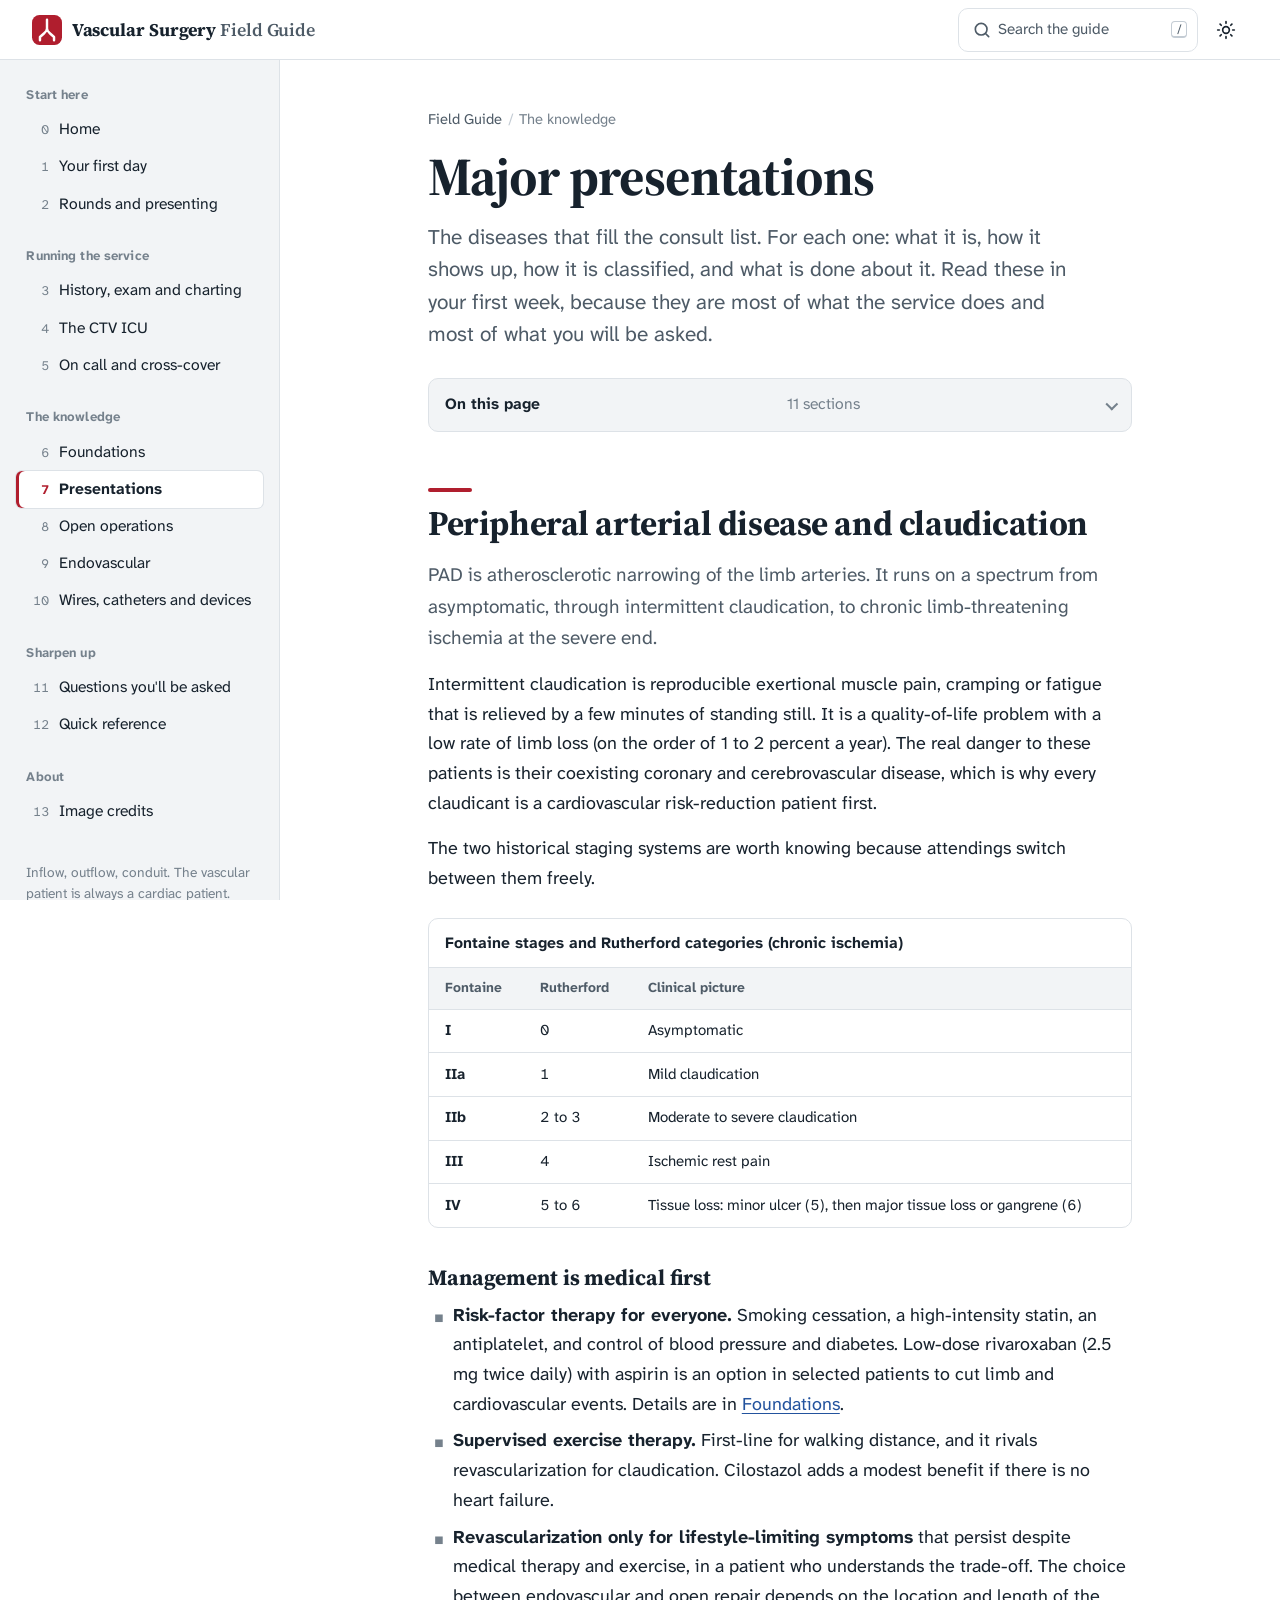
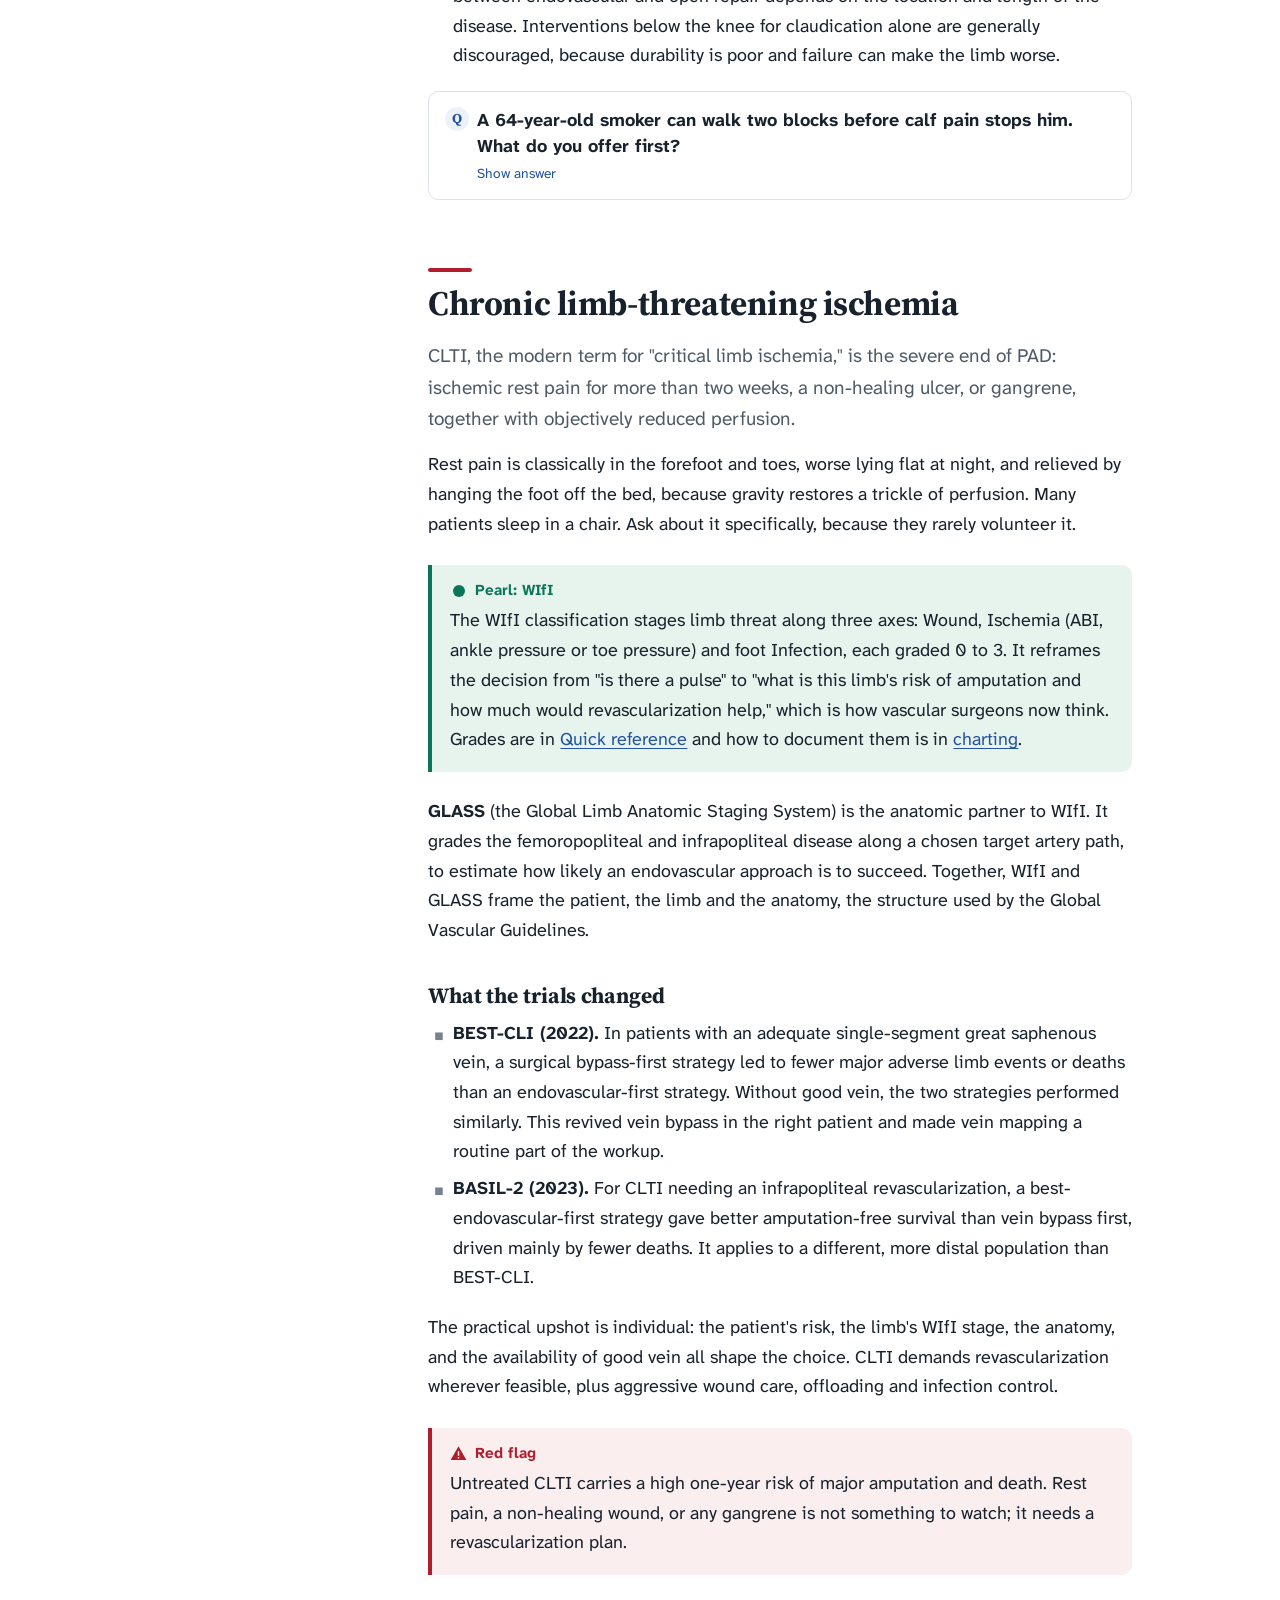
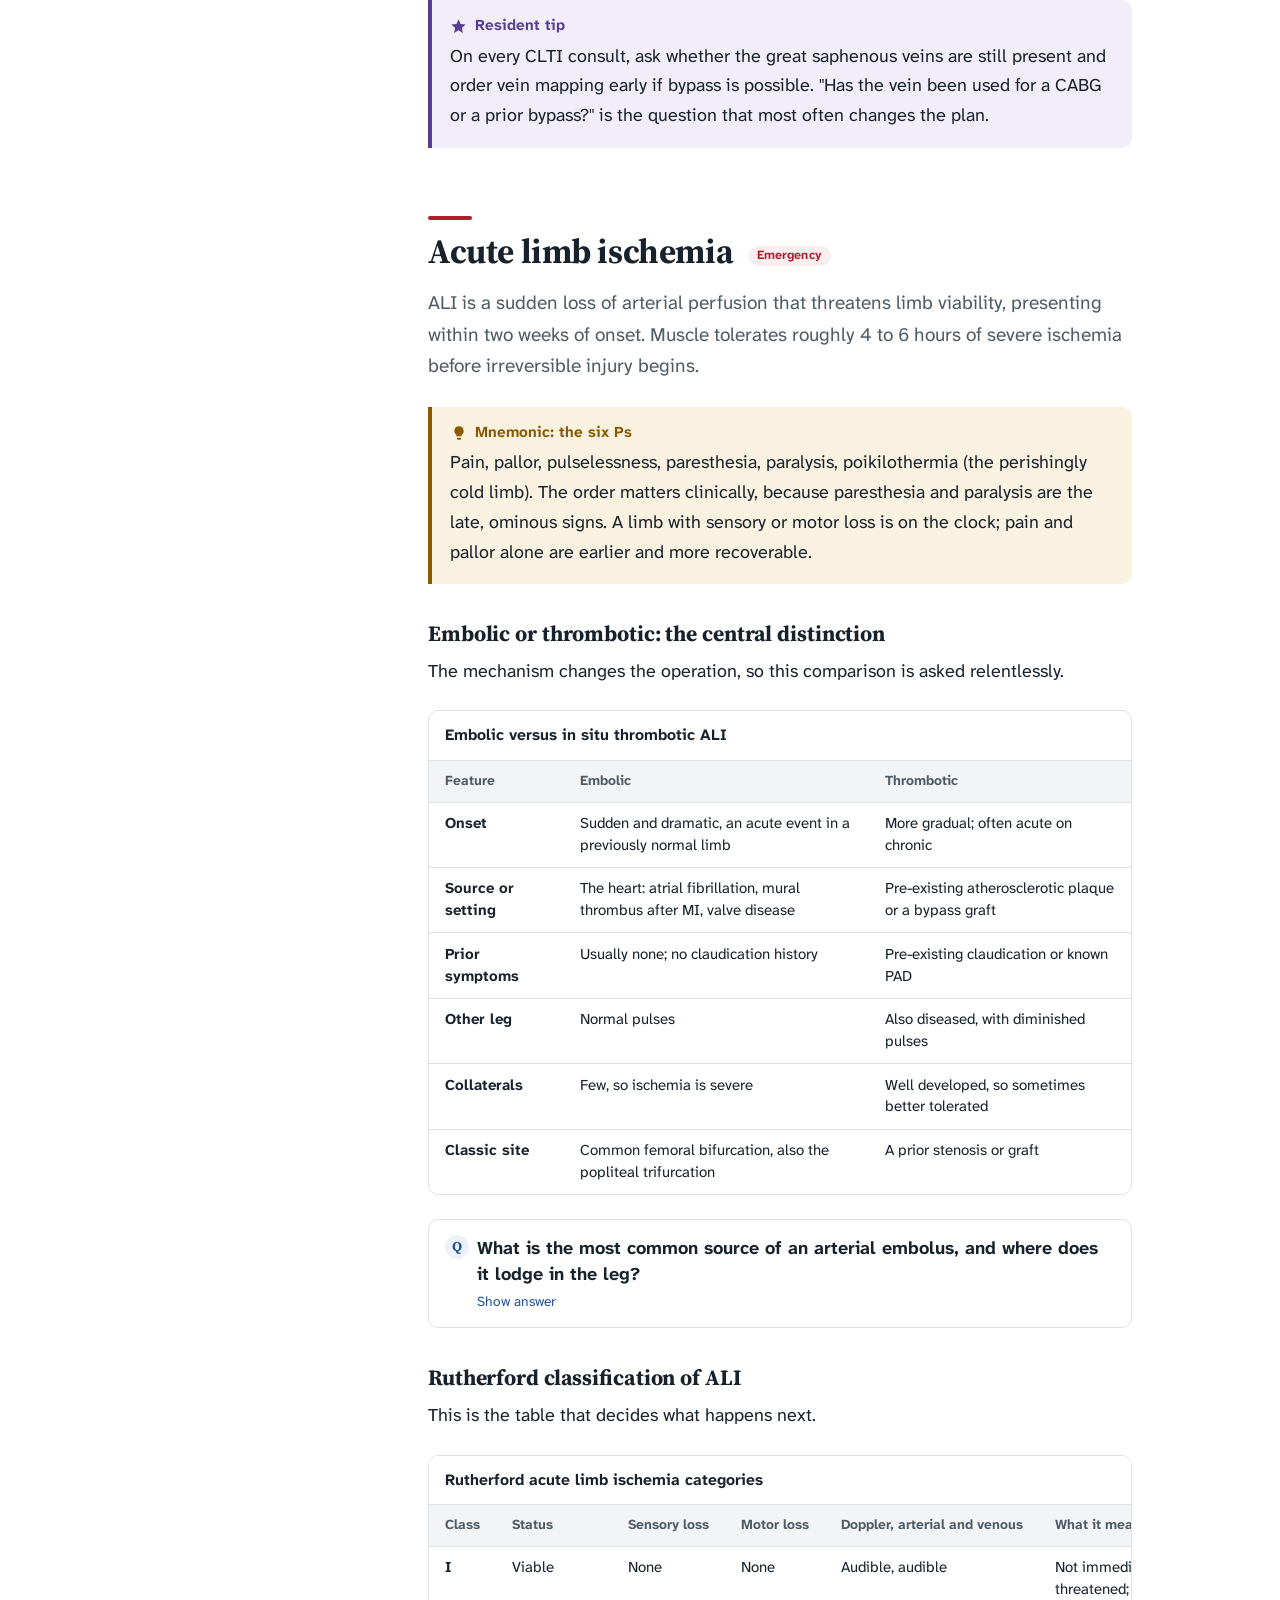
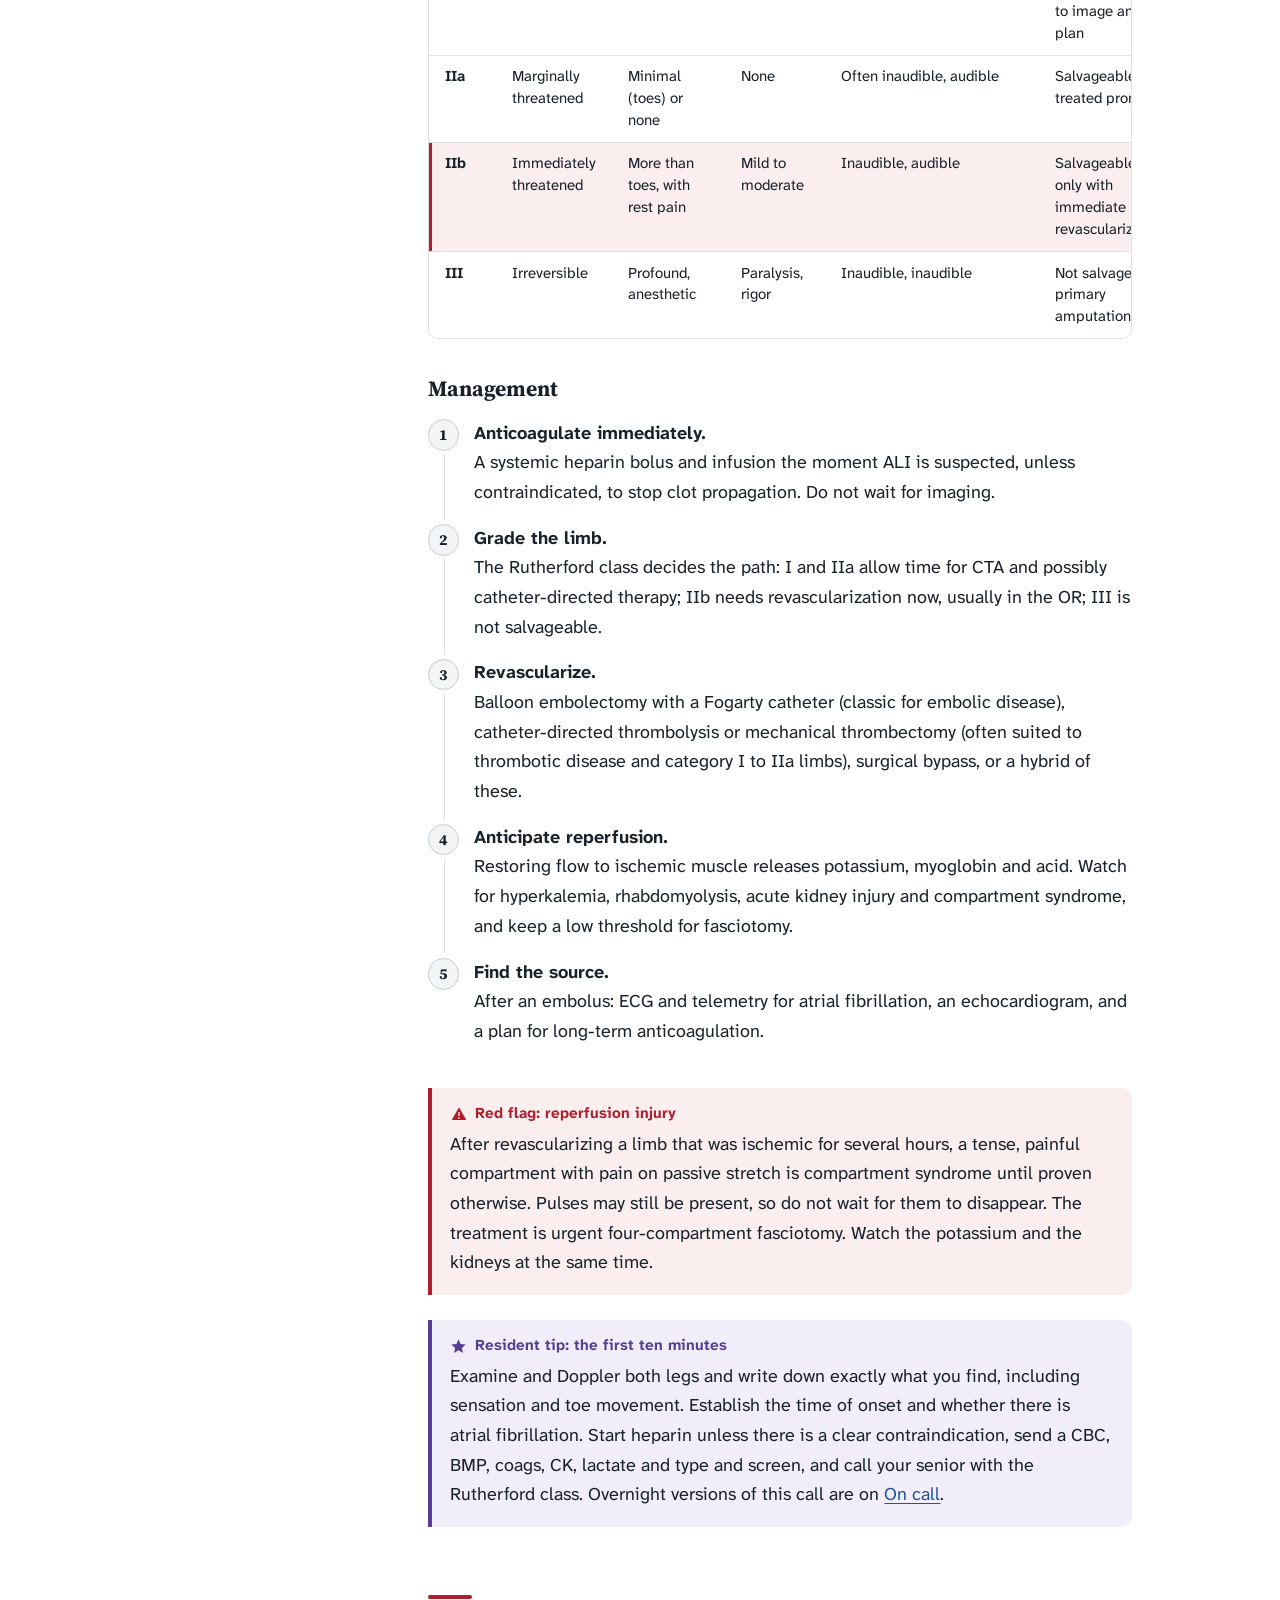
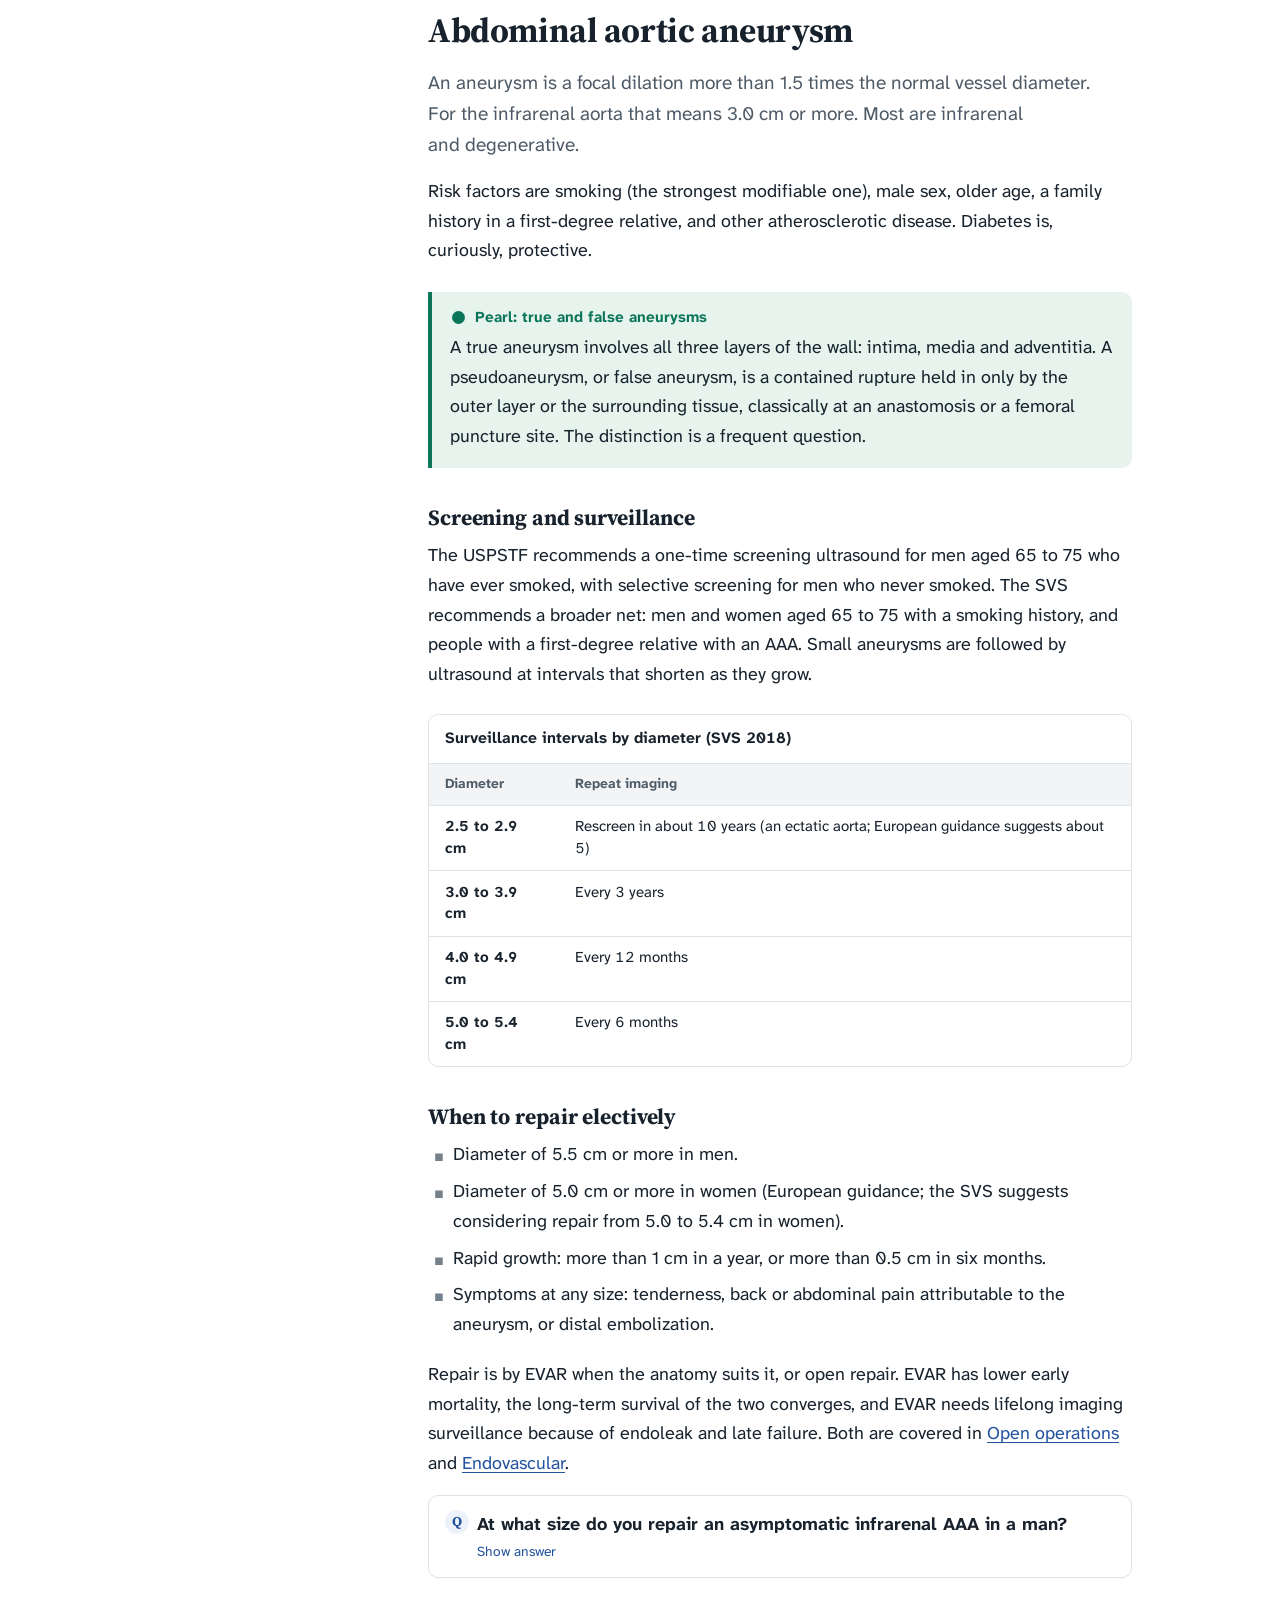
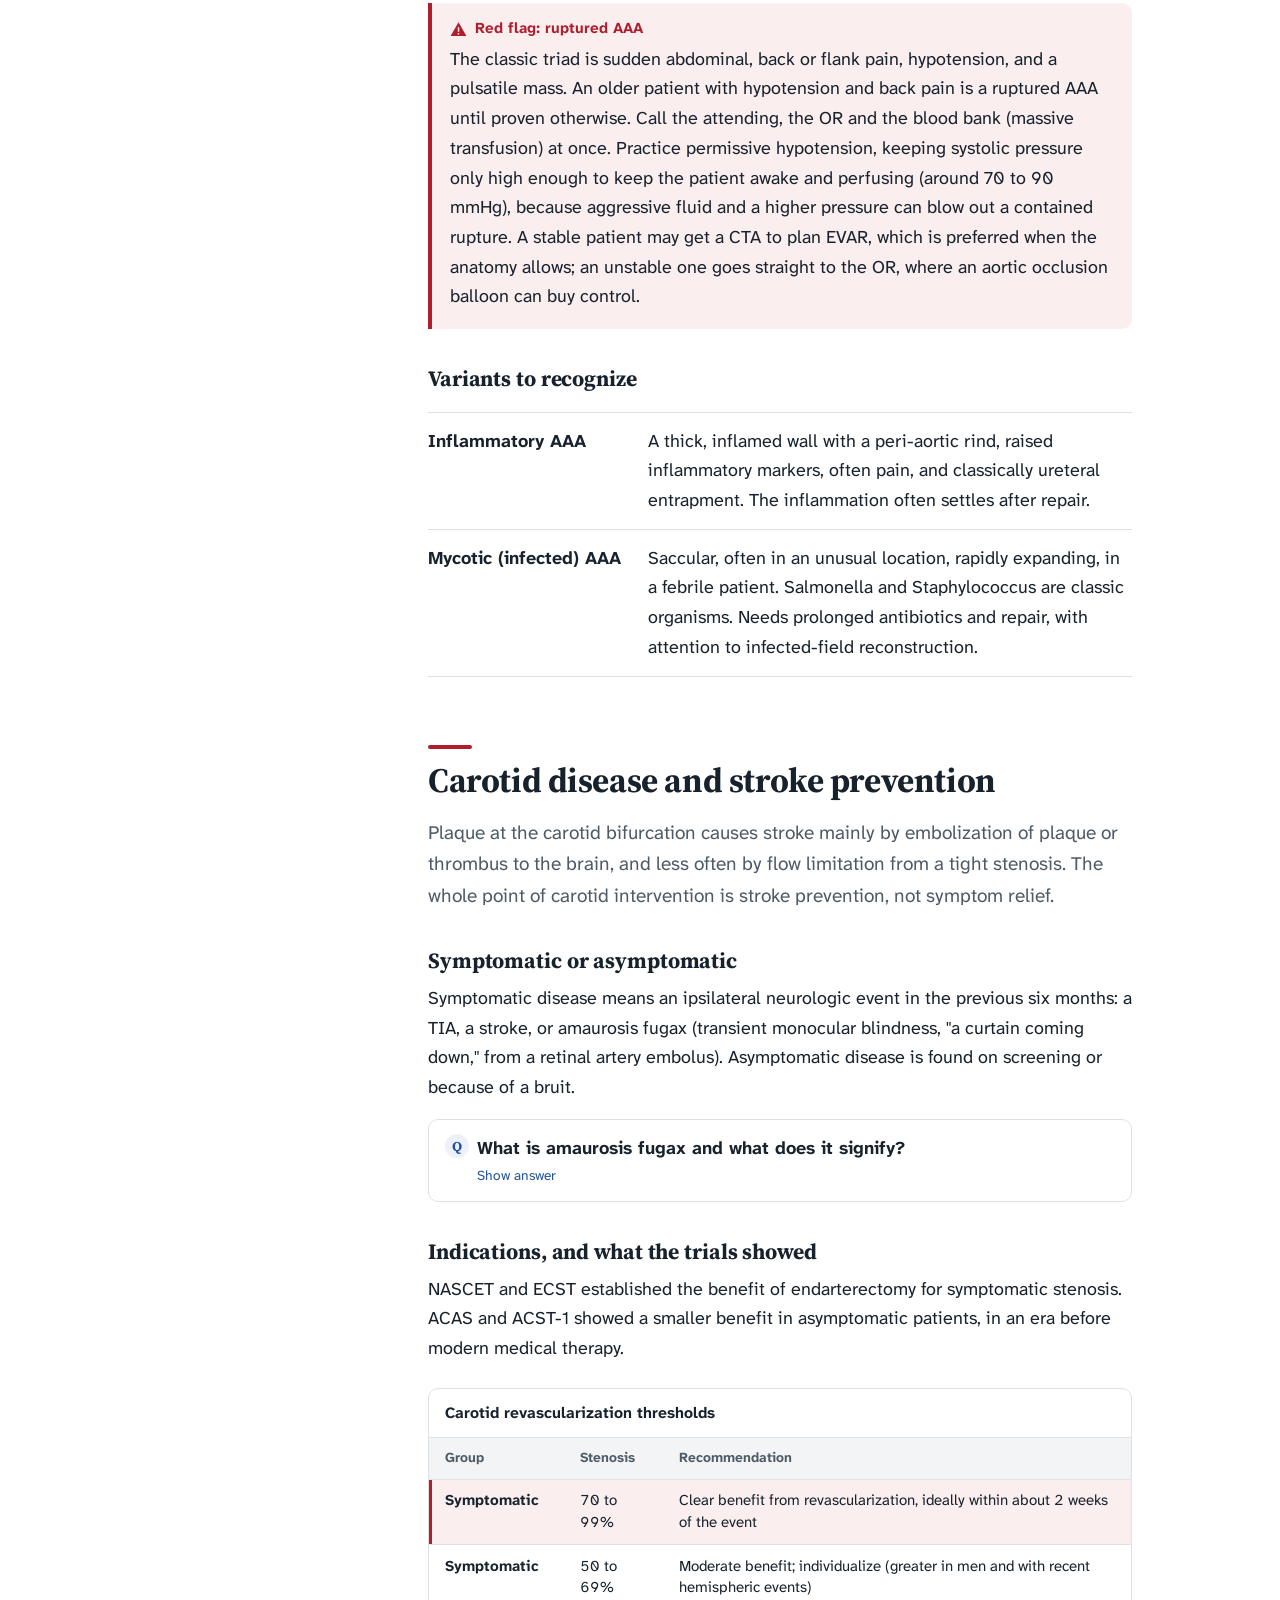
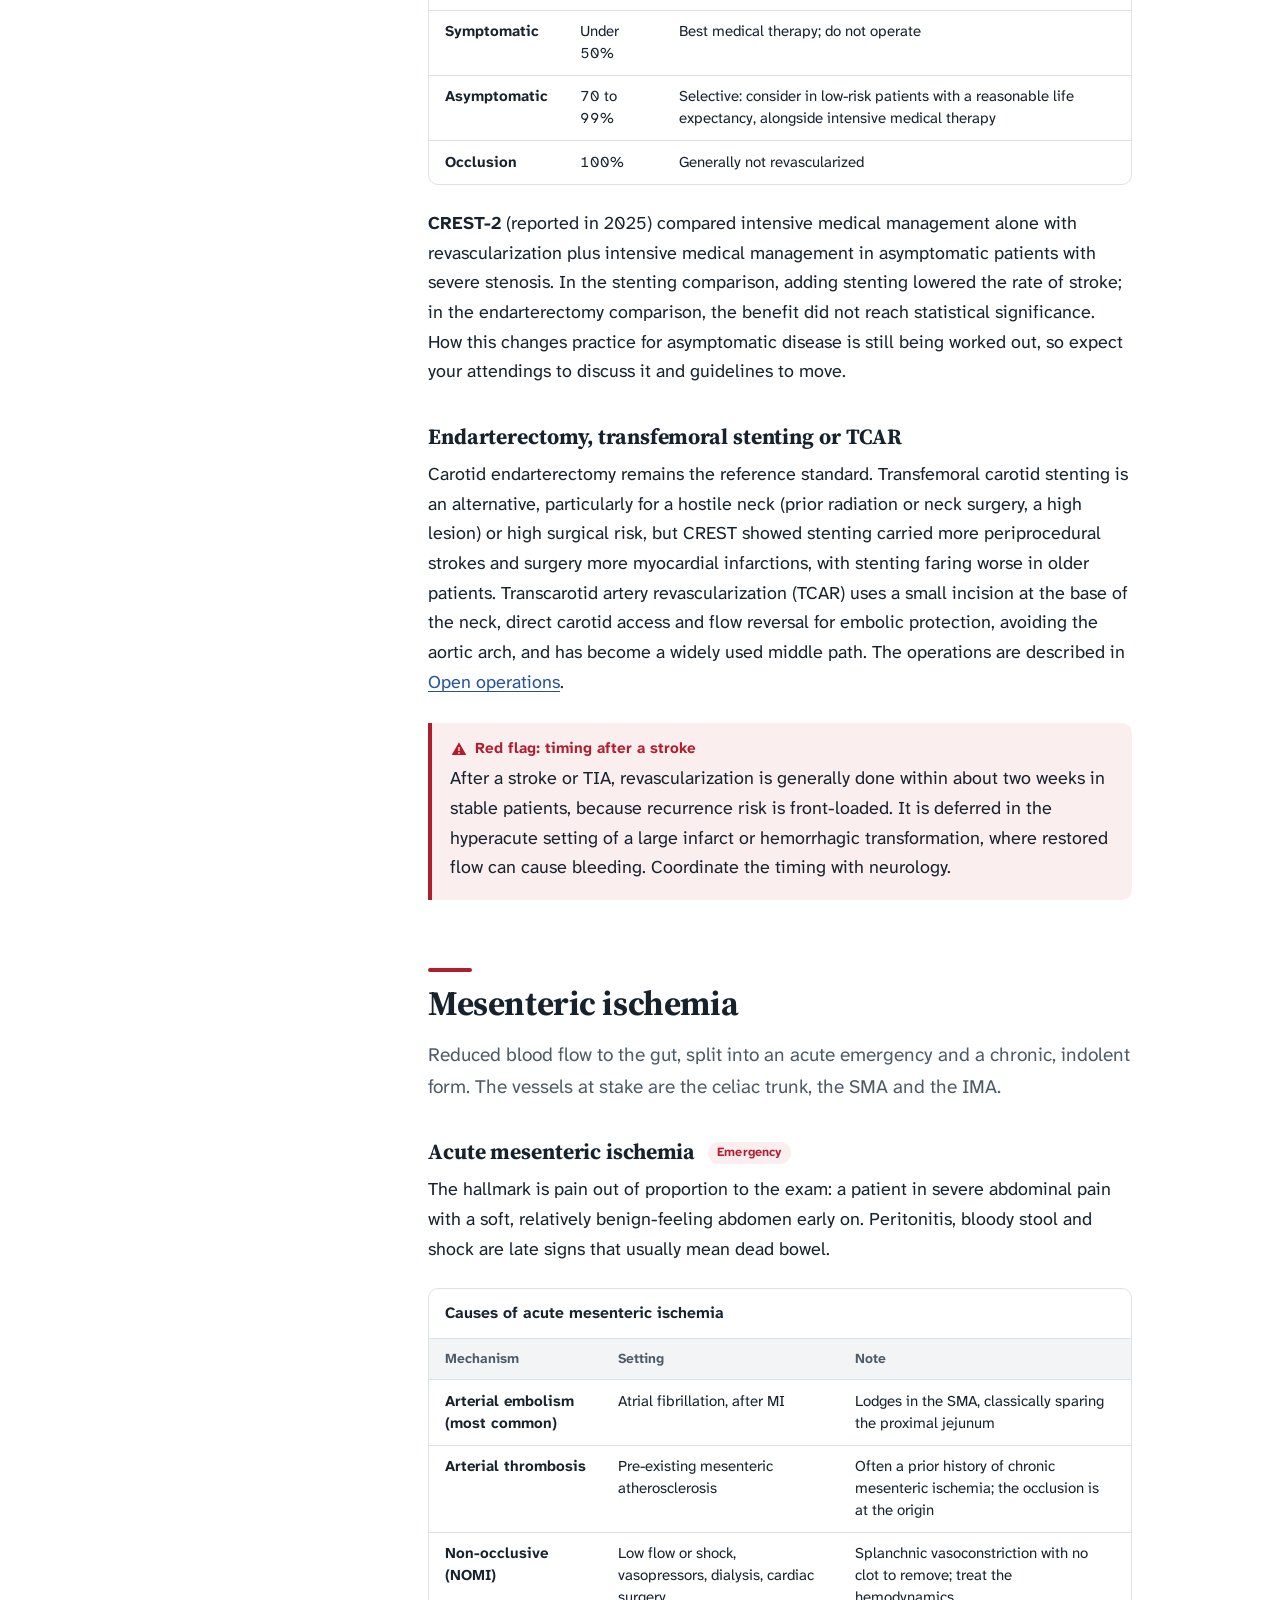
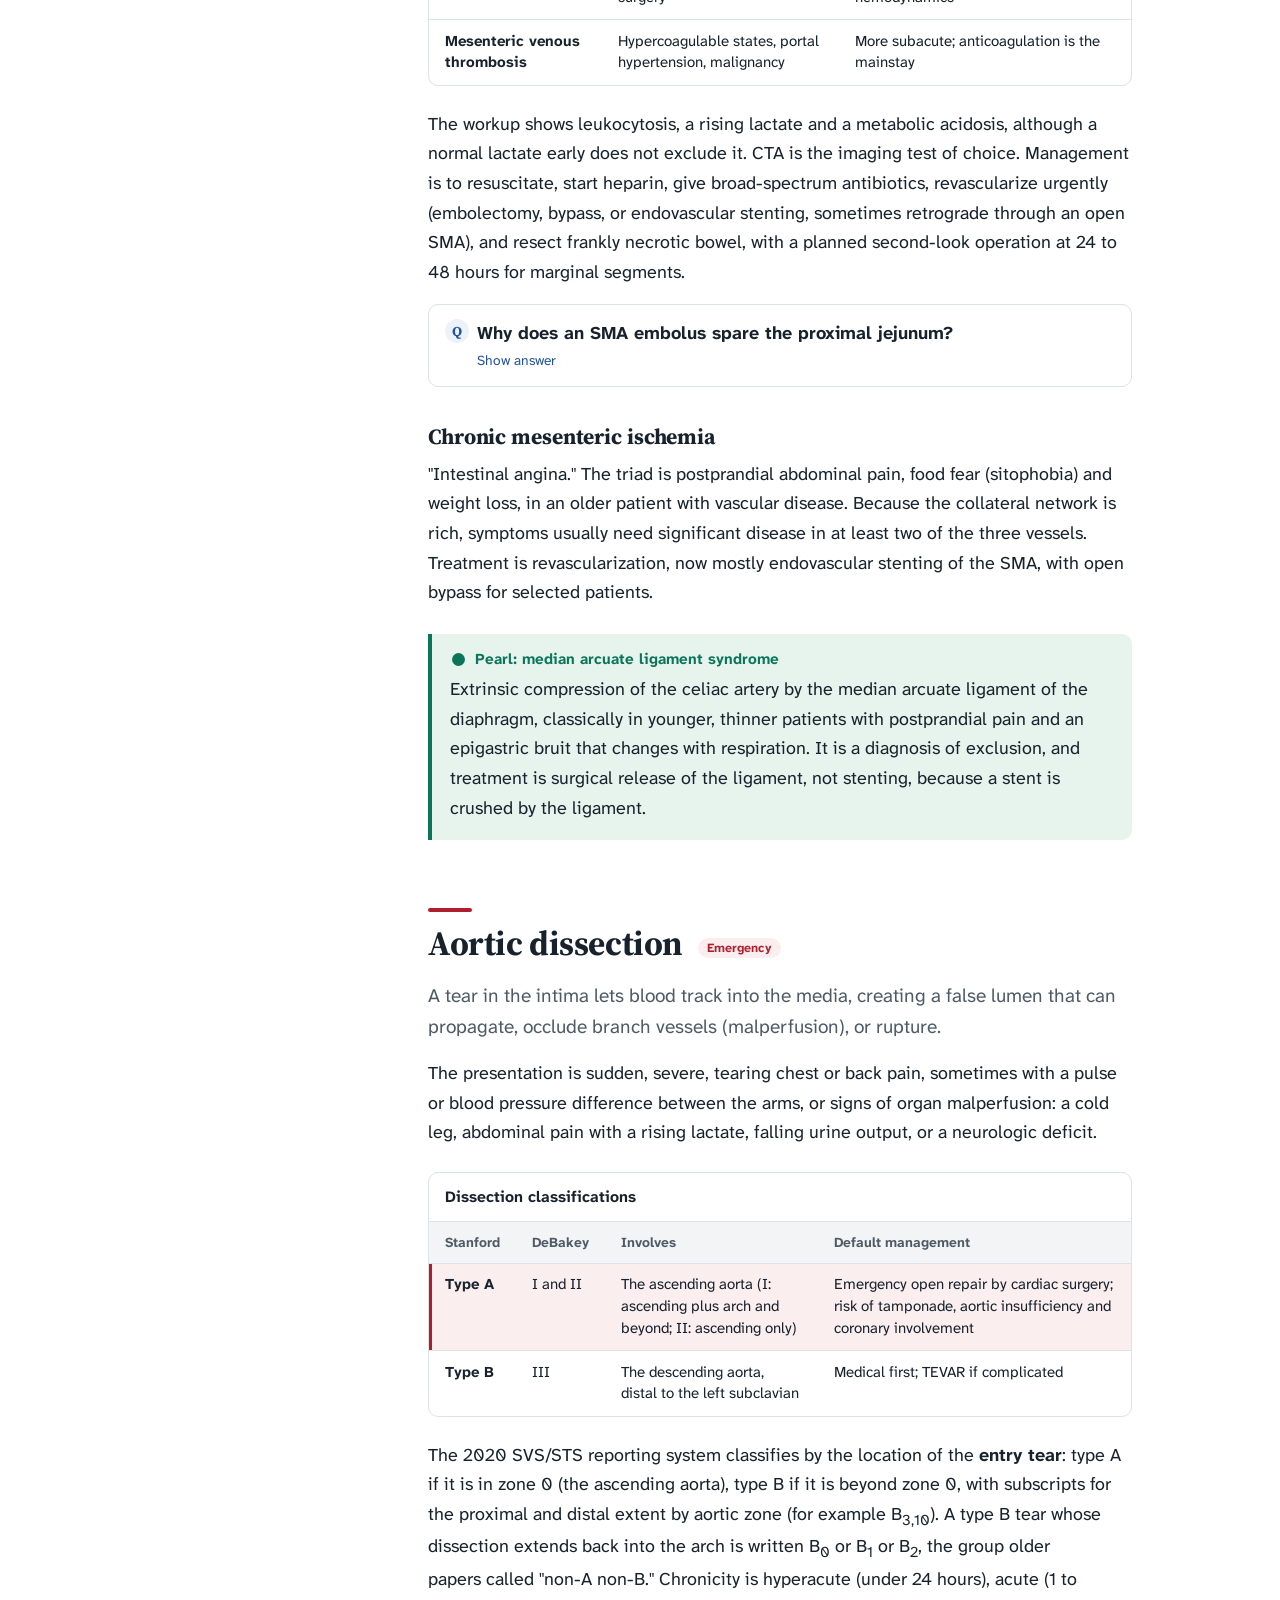
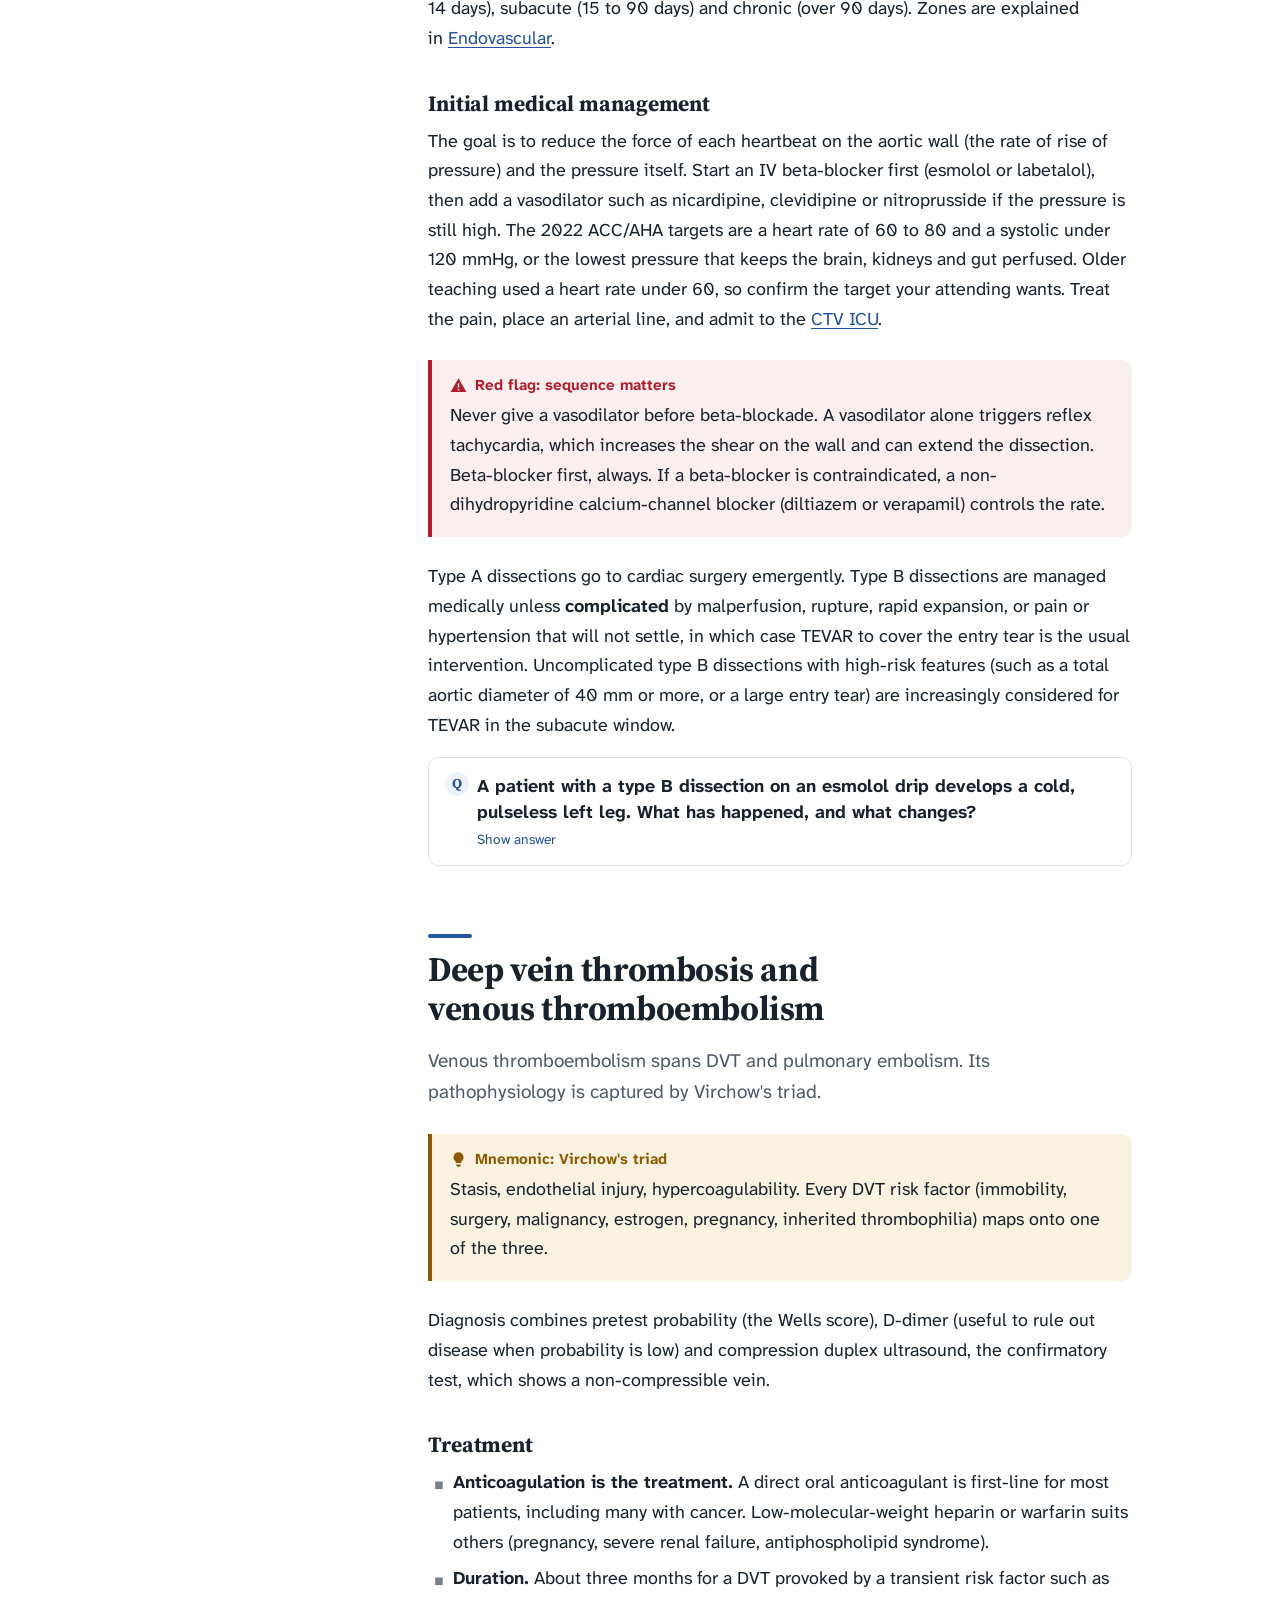
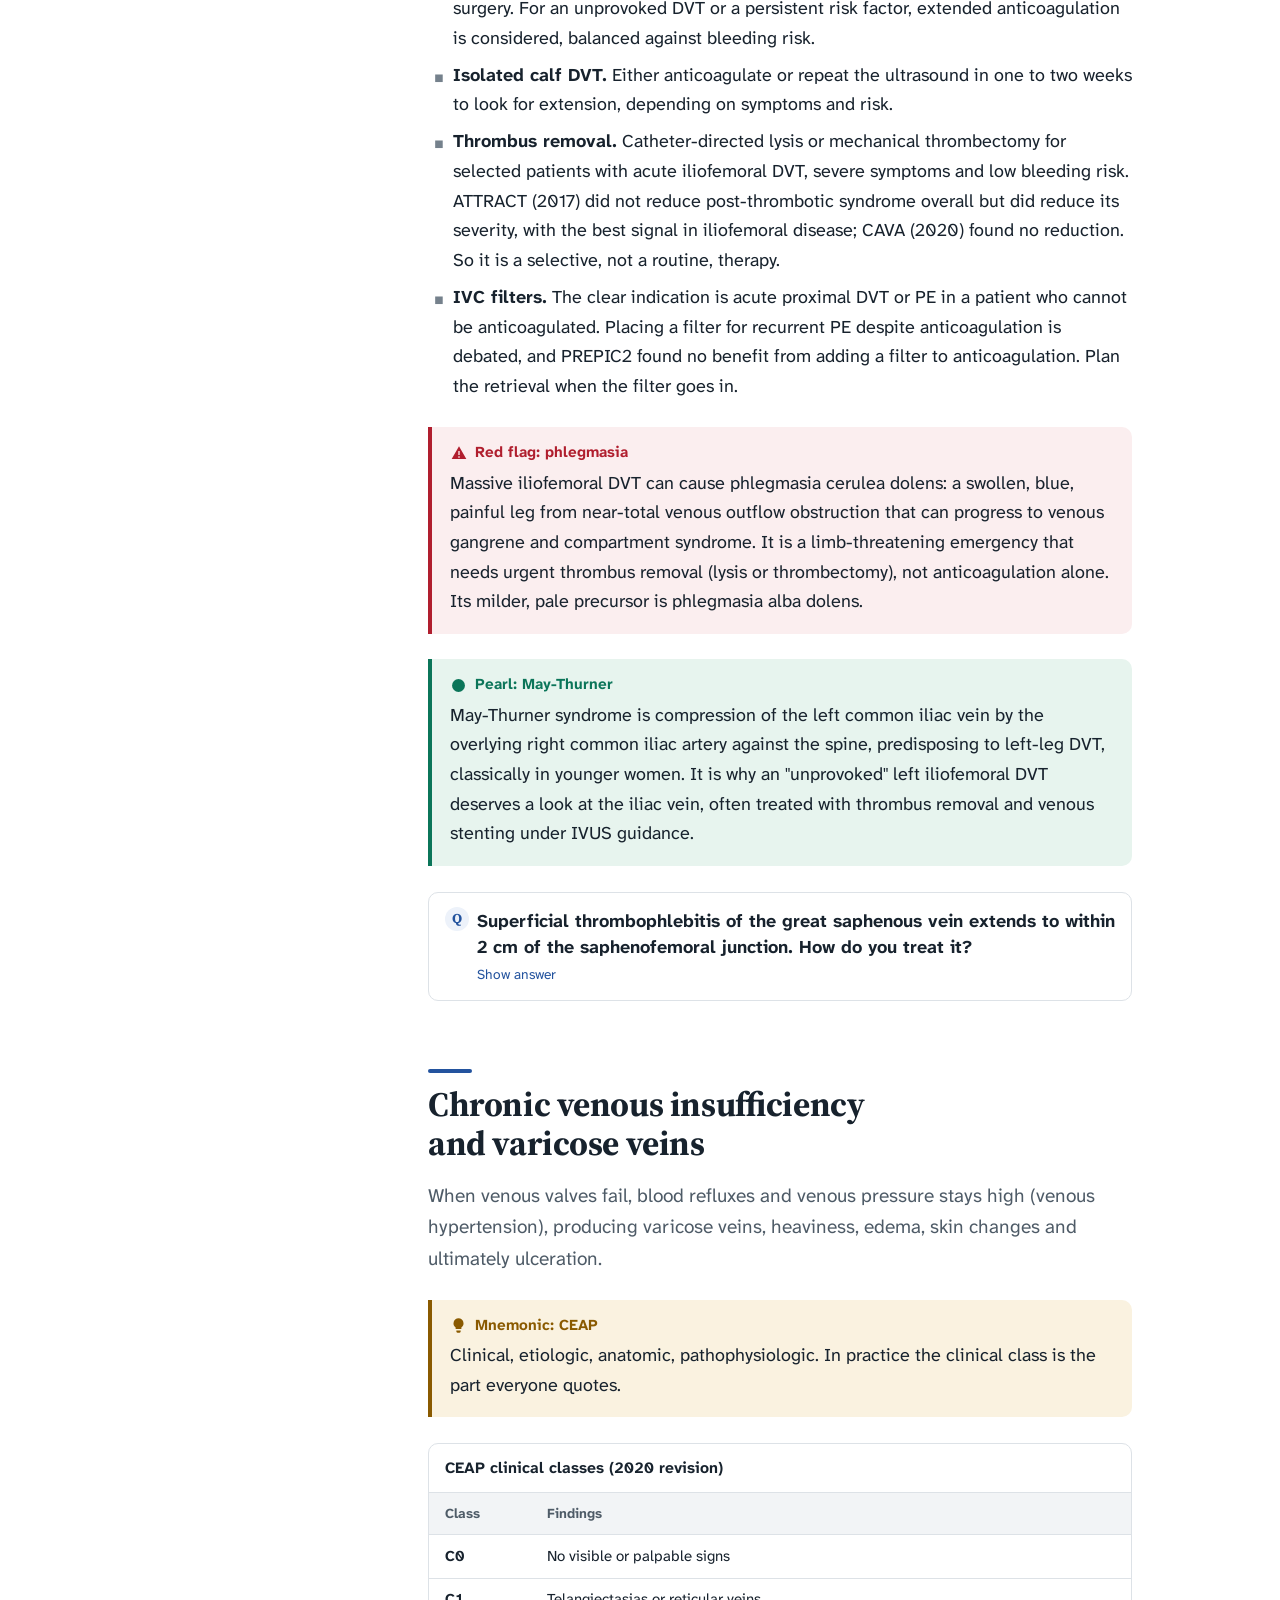
<file: presentations.html>
<!DOCTYPE html>
<html lang="en">
<head>
<!-- @head -->
<meta charset="UTF-8">
<meta name="viewport" content="width=device-width, initial-scale=1">
<title>Presentations | Vascular Surgery Field Guide</title>
<meta name="description" content="PAD, CLTI, acute limb ischemia, aneurysm, carotid, dissection, mesenteric, and venous disease.">
<meta name="theme-color" content="#FFFFFF" media="(prefers-color-scheme: light)">
<meta name="theme-color" content="#111A22" media="(prefers-color-scheme: dark)">
<link rel="icon" href="assets/favicon.svg" type="image/svg+xml">
<link rel="preconnect" href="https://fonts.googleapis.com">
<link rel="preconnect" href="https://fonts.gstatic.com" crossorigin>
<link rel="stylesheet" href="https://fonts.googleapis.com/css2?family=Atkinson+Hyperlegible+Next:ital,wght@0,400;0,600;0,700;1,400&family=Source+Serif+4:opsz,wght@8..60,600;8..60,700&display=swap">
<link rel="stylesheet" href="assets/styles.css?v=df72d687">
<script>(function(){var r=document.documentElement;r.classList.add('js');try{var t=localStorage.getItem('vfg-theme');if(t==='dark'||t==='light')r.setAttribute('data-theme',t);}catch(e){}})();</script>
<!-- /@head -->
</head>
<body>
<!-- @nav -->
<a class="skip" href="#main">Skip to content</a>
<header class="topbar">
  <button class="icon-btn menu-btn" type="button" data-nav-open aria-controls="rail" aria-expanded="false" aria-label="Open contents"><svg viewBox="0 0 24 24" fill="none" stroke="currentColor" stroke-width="2" stroke-linecap="round" aria-hidden="true"><path d="M4 7h16M4 12h16M4 17h16"/></svg></button>
  <a class="brand" href="index.html"><svg class="brand-mark" viewBox="0 0 32 32" aria-hidden="true"><rect width="32" height="32" rx="8" fill="#B01E2E"/><path d="M16 5v9.5c0 2.2-1.2 3.6-3 5L8.5 23.5V27M16 14.5c0 2.2 1.2 3.6 3 5l4.5 4V27" fill="none" stroke="#fff" stroke-width="2.6" stroke-linecap="round" stroke-linejoin="round"/></svg><span class="brand-name">Vascular Surgery <span>Field Guide</span></span></a>
  <div class="topbar-actions">
    <button class="icon-btn search-btn" type="button" data-search-open aria-label="Search the guide"><svg viewBox="0 0 24 24" fill="none" stroke="currentColor" stroke-width="2" stroke-linecap="round" aria-hidden="true"><circle cx="11" cy="11" r="7"/><path d="m20 20-3.5-3.5"/></svg><span class="lbl">Search the guide</span><kbd>/</kbd></button>
    <button class="icon-btn theme-btn" type="button" data-theme-toggle aria-label="Switch color theme"><svg class="sun" viewBox="0 0 24 24" fill="none" stroke="currentColor" stroke-width="2" stroke-linecap="round" aria-hidden="true"><circle cx="12" cy="12" r="4"/><path d="M12 2v2M12 20v2M4.9 4.9l1.4 1.4M17.7 17.7l1.4 1.4M2 12h2M20 12h2M4.9 19.1l1.4-1.4M17.7 6.3l1.4-1.4"/></svg><svg class="moon" viewBox="0 0 24 24" fill="none" stroke="currentColor" stroke-width="2" stroke-linecap="round" stroke-linejoin="round" aria-hidden="true"><path d="M20 14.5A8 8 0 1 1 9.5 4a6.5 6.5 0 0 0 10.5 10.5z"/></svg></button>
  </div>
</header>
<div class="scrim" data-nav-close></div>
<!-- /@nav -->
<div class="frame">
<!-- @rail -->
<nav class="rail" id="rail" aria-label="Guide contents">
  <div class="rail-close"><button class="icon-btn" type="button" data-nav-close aria-label="Close contents"><svg viewBox="0 0 24 24" fill="none" stroke="currentColor" stroke-width="2" stroke-linecap="round" aria-hidden="true"><path d="M6 6l12 12M18 6 6 18"/></svg></button></div>
  <div class="rail-group">
    <p class="rail-label">Start here</p>
    <ol>
      <li><a class="rail-link" href="index.html"><span class="rail-n">0</span>Home</a></li>
      <li><a class="rail-link" href="first-day.html"><span class="rail-n">1</span>Your first day</a></li>
      <li><a class="rail-link" href="rounds.html"><span class="rail-n">2</span>Rounds and presenting</a></li>
    </ol>
  </div>
  <div class="rail-group">
    <p class="rail-label">Running the service</p>
    <ol>
      <li><a class="rail-link" href="charting.html"><span class="rail-n">3</span>History, exam and charting</a></li>
      <li><a class="rail-link" href="ctv-icu.html"><span class="rail-n">4</span>The CTV ICU</a></li>
      <li><a class="rail-link" href="on-call.html"><span class="rail-n">5</span>On call and cross-cover</a></li>
    </ol>
  </div>
  <div class="rail-group">
    <p class="rail-label">The knowledge</p>
    <ol>
      <li><a class="rail-link" href="foundations.html"><span class="rail-n">6</span>Foundations</a></li>
      <li><a class="rail-link" href="presentations.html" aria-current="page"><span class="rail-n">7</span>Presentations</a></li>
      <li><a class="rail-link" href="operations.html"><span class="rail-n">8</span>Open operations</a></li>
      <li><a class="rail-link" href="endovascular.html"><span class="rail-n">9</span>Endovascular</a></li>
      <li><a class="rail-link" href="devices.html"><span class="rail-n">10</span>Wires, catheters and devices</a></li>
    </ol>
  </div>
  <div class="rail-group">
    <p class="rail-label">Sharpen up</p>
    <ol>
      <li><a class="rail-link" href="questions.html"><span class="rail-n">11</span>Questions you&#x27;ll be asked</a></li>
      <li><a class="rail-link" href="reference.html"><span class="rail-n">12</span>Quick reference</a></li>
    </ol>
  </div>
  <div class="rail-group">
    <p class="rail-label">About</p>
    <ol>
      <li><a class="rail-link" href="credits.html"><span class="rail-n">13</span>Image credits</a></li>
    </ol>
  </div>
  <p class="rail-note">Inflow, outflow, conduit. The vascular patient is always a cardiac patient.</p>
</nav>
<!-- /@rail -->
<main id="main" class="page" tabindex="-1">
  <header class="page-head">
    <!-- @crumb -->
<p class="crumb"><a href="index.html">Field Guide</a><span class="sep" aria-hidden="true">/</span>The knowledge</p>
<!-- /@crumb -->
    <h1>Major presentations</h1>
    <p class="summary">The diseases that fill the consult list. For each one: what it is, how it shows up, how it is classified, and what is done about it. Read these in your first week, because they are most of what the service does and most of what you will be asked.</p>
    <!-- @toc -->
<details class="toc-inline">
  <summary>On this page <span class="count">11 sections</span></summary>
  <ol>
    <li><a href="#claudication">PAD and claudication</a></li>
    <li><a href="#clti">CLTI</a></li>
    <li><a href="#ali">Acute limb ischemia</a></li>
    <li><a href="#aaa">Abdominal aortic aneurysm</a></li>
    <li><a href="#carotid">Carotid disease</a></li>
    <li><a href="#mesenteric">Mesenteric ischemia</a></li>
    <li><a href="#dissection">Aortic dissection</a></li>
    <li><a href="#vte">DVT and VTE</a></li>
    <li><a href="#cvi">Chronic venous insufficiency</a></li>
    <li><a href="#diabetic-foot">The diabetic foot</a></li>
    <li><a href="#other-pres">Other presentations</a></li>
  </ol>
</details>
<!-- /@toc -->
  </header>

  <section class="sec" id="claudication" data-title="PAD and claudication" data-bed="arterial">
    <h2>Peripheral arterial disease and claudication</h2>
    <p class="sec-lede">PAD is atherosclerotic narrowing of the limb arteries. It runs on a spectrum from asymptomatic, through intermittent claudication, to chronic limb-threatening ischemia at the severe end.</p>
    <!-- @fig pad-illustration --><!-- /@fig pad-illustration -->
    <p>Intermittent claudication is reproducible exertional muscle pain, cramping or fatigue that is relieved by a few minutes of standing still. It is a quality-of-life problem with a low rate of limb loss (on the order of 1 to 2 percent a year). The real danger to these patients is their coexisting coronary and cerebrovascular disease, which is why every claudicant is a cardiovascular risk-reduction patient first.</p>
    <p>The two historical staging systems are worth knowing because attendings switch between them freely.</p>
    <div class="table-wrap"><table class="data">
      <caption>Fontaine stages and Rutherford categories (chronic ischemia)</caption>
      <thead><tr><th scope="col">Fontaine</th><th scope="col">Rutherford</th><th scope="col">Clinical picture</th></tr></thead>
      <tbody>
        <tr><th scope="row">I</th><td>0</td><td>Asymptomatic</td></tr>
        <tr><th scope="row">IIa</th><td>1</td><td>Mild claudication</td></tr>
        <tr><th scope="row">IIb</th><td>2 to 3</td><td>Moderate to severe claudication</td></tr>
        <tr><th scope="row">III</th><td>4</td><td>Ischemic rest pain</td></tr>
        <tr><th scope="row">IV</th><td>5 to 6</td><td>Tissue loss: minor ulcer (5), then major tissue loss or gangrene (6)</td></tr>
      </tbody>
    </table></div>
    <h3>Management is medical first</h3>
    <ul>
      <li><span class="lead-in">Risk-factor therapy for everyone.</span> Smoking cessation, a high-intensity statin, an antiplatelet, and control of blood pressure and diabetes. Low-dose rivaroxaban (2.5 mg twice daily) with aspirin is an option in selected patients to cut limb and cardiovascular events. Details are in <a href="foundations.html#medical">Foundations</a>.</li>
      <li><span class="lead-in">Supervised exercise therapy.</span> First-line for walking distance, and it rivals revascularization for claudication. Cilostazol adds a modest benefit if there is no heart failure.</li>
      <li><span class="lead-in">Revascularization only for lifestyle-limiting symptoms</span> that persist despite medical therapy and exercise, in a patient who understands the trade-off. The choice between endovascular and open repair depends on the location and length of the disease. Interventions below the knee for claudication alone are generally discouraged, because durability is poor and failure can make the limb worse.</li>
    </ul>
    <details class="qa">
      <summary>A 64-year-old smoker can walk two blocks before calf pain stops him. What do you offer first?</summary>
      <div class="qa-a"><p>Smoking cessation, a high-intensity statin, an antiplatelet, and a supervised exercise program, with cilostazol if there is no heart failure. Claudication is treated medically first; intervention is reserved for lifestyle-limiting symptoms that persist after a fair trial.</p></div>
    </details>
  </section>

  <section class="sec" id="clti" data-title="CLTI" data-bed="arterial">
    <h2>Chronic limb-threatening ischemia</h2>
    <p class="sec-lede">CLTI, the modern term for "critical limb ischemia," is the severe end of PAD: ischemic rest pain for more than two weeks, a non-healing ulcer, or gangrene, together with objectively reduced perfusion.</p>
    <!-- @fig arterial-ulcer --><!-- /@fig arterial-ulcer -->
    <p>Rest pain is classically in the forefoot and toes, worse lying flat at night, and relieved by hanging the foot off the bed, because gravity restores a trickle of perfusion. Many patients sleep in a chair. Ask about it specifically, because they rarely volunteer it.</p>
    <aside class="note pearl">
      <p class="note-label">Pearl: WIfI</p>
      <p>The WIfI classification stages limb threat along three axes: Wound, Ischemia (ABI, ankle pressure or toe pressure) and foot Infection, each graded 0 to 3. It reframes the decision from "is there a pulse" to "what is this limb's risk of amputation and how much would revascularization help," which is how vascular surgeons now think. Grades are in <a href="reference.html">Quick reference</a> and how to document them is in <a href="charting.html#exam">charting</a>.</p>
    </aside>
    <p><strong>GLASS</strong> (the Global Limb Anatomic Staging System) is the anatomic partner to WIfI. It grades the femoropopliteal and infrapopliteal disease along a chosen target artery path, to estimate how likely an endovascular approach is to succeed. Together, WIfI and GLASS frame the patient, the limb and the anatomy, the structure used by the Global Vascular Guidelines.</p>
    <h3>What the trials changed</h3>
    <ul>
      <li><span class="lead-in">BEST-CLI (2022).</span> In patients with an adequate single-segment great saphenous vein, a surgical bypass-first strategy led to fewer major adverse limb events or deaths than an endovascular-first strategy. Without good vein, the two strategies performed similarly. This revived vein bypass in the right patient and made vein mapping a routine part of the workup.</li>
      <li><span class="lead-in">BASIL-2 (2023).</span> For CLTI needing an infrapopliteal revascularization, a best-endovascular-first strategy gave better amputation-free survival than vein bypass first, driven mainly by fewer deaths. It applies to a different, more distal population than BEST-CLI.</li>
    </ul>
    <p>The practical upshot is individual: the patient's risk, the limb's WIfI stage, the anatomy, and the availability of good vein all shape the choice. CLTI demands revascularization wherever feasible, plus aggressive wound care, offloading and infection control.</p>
    <aside class="note flag">
      <p class="note-label">Red flag</p>
      <p>Untreated CLTI carries a high one-year risk of major amputation and death. Rest pain, a non-healing wound, or any gangrene is not something to watch; it needs a revascularization plan.</p>
    </aside>
    <aside class="note tip">
      <p class="note-label">Resident tip</p>
      <p>On every CLTI consult, ask whether the great saphenous veins are still present and order vein mapping early if bypass is possible. "Has the vein been used for a CABG or a prior bypass?" is the question that most often changes the plan.</p>
    </aside>
  </section>

  <section class="sec" id="ali" data-title="Acute limb ischemia" data-bed="arterial">
    <h2>Acute limb ischemia <span class="tag urgent">Emergency</span></h2>
    <p class="sec-lede">ALI is a sudden loss of arterial perfusion that threatens limb viability, presenting within two weeks of onset. Muscle tolerates roughly 4 to 6 hours of severe ischemia before irreversible injury begins.</p>
    <!-- @fig acute-arterial-thrombosis --><!-- /@fig acute-arterial-thrombosis -->
    <aside class="note mnem">
      <p class="note-label">Mnemonic: the six Ps</p>
      <p>Pain, pallor, pulselessness, paresthesia, paralysis, poikilothermia (the perishingly cold limb). The order matters clinically, because paresthesia and paralysis are the late, ominous signs. A limb with sensory or motor loss is on the clock; pain and pallor alone are earlier and more recoverable.</p>
    </aside>
    <h3>Embolic or thrombotic: the central distinction</h3>
    <p>The mechanism changes the operation, so this comparison is asked relentlessly.</p>
    <div class="table-wrap"><table class="data">
      <caption>Embolic versus in situ thrombotic ALI</caption>
      <thead><tr><th scope="col">Feature</th><th scope="col">Embolic</th><th scope="col">Thrombotic</th></tr></thead>
      <tbody>
        <tr><th scope="row">Onset</th><td>Sudden and dramatic, an acute event in a previously normal limb</td><td>More gradual; often acute on chronic</td></tr>
        <tr><th scope="row">Source or setting</th><td>The heart: atrial fibrillation, mural thrombus after MI, valve disease</td><td>Pre-existing atherosclerotic plaque or a bypass graft</td></tr>
        <tr><th scope="row">Prior symptoms</th><td>Usually none; no claudication history</td><td>Pre-existing claudication or known PAD</td></tr>
        <tr><th scope="row">Other leg</th><td>Normal pulses</td><td>Also diseased, with diminished pulses</td></tr>
        <tr><th scope="row">Collaterals</th><td>Few, so ischemia is severe</td><td>Well developed, so sometimes better tolerated</td></tr>
        <tr><th scope="row">Classic site</th><td>Common femoral bifurcation, also the popliteal trifurcation</td><td>A prior stenosis or graft</td></tr>
      </tbody>
    </table></div>
    <details class="qa">
      <summary>What is the most common source of an arterial embolus, and where does it lodge in the leg?</summary>
      <div class="qa-a"><p>The heart, most often from atrial fibrillation. Emboli lodge at branch points where the vessel narrows; in the leg the common femoral bifurcation is the classic site.</p></div>
    </details>
    <h3>Rutherford classification of ALI</h3>
    <p>This is the table that decides what happens next.</p>
    <div class="table-wrap"><table class="data">
      <caption>Rutherford acute limb ischemia categories</caption>
      <thead><tr><th scope="col">Class</th><th scope="col">Status</th><th scope="col">Sensory loss</th><th scope="col">Motor loss</th><th scope="col">Doppler, arterial and venous</th><th scope="col">What it means</th></tr></thead>
      <tbody>
        <tr><th scope="row">I</th><td>Viable</td><td>None</td><td>None</td><td>Audible, audible</td><td>Not immediately threatened; time to image and plan</td></tr>
        <tr><th scope="row">IIa</th><td>Marginally threatened</td><td>Minimal (toes) or none</td><td>None</td><td>Often inaudible, audible</td><td>Salvageable if treated promptly</td></tr>
        <tr class="hot"><th scope="row">IIb</th><td>Immediately threatened</td><td>More than toes, with rest pain</td><td>Mild to moderate</td><td>Inaudible, audible</td><td>Salvageable only with immediate revascularization</td></tr>
        <tr><th scope="row">III</th><td>Irreversible</td><td>Profound, anesthetic</td><td>Paralysis, rigor</td><td>Inaudible, inaudible</td><td>Not salvageable; primary amputation</td></tr>
      </tbody>
    </table></div>
    <h3>Management</h3>
    <ol class="steps">
      <li><strong>Anticoagulate immediately.</strong> A systemic heparin bolus and infusion the moment ALI is suspected, unless contraindicated, to stop clot propagation. Do not wait for imaging.</li>
      <li><strong>Grade the limb.</strong> The Rutherford class decides the path: I and IIa allow time for CTA and possibly catheter-directed therapy; IIb needs revascularization now, usually in the OR; III is not salvageable.</li>
      <li><strong>Revascularize.</strong> Balloon embolectomy with a Fogarty catheter (classic for embolic disease), catheter-directed thrombolysis or mechanical thrombectomy (often suited to thrombotic disease and category I to IIa limbs), surgical bypass, or a hybrid of these.</li>
      <li><strong>Anticipate reperfusion.</strong> Restoring flow to ischemic muscle releases potassium, myoglobin and acid. Watch for hyperkalemia, rhabdomyolysis, acute kidney injury and compartment syndrome, and keep a low threshold for fasciotomy.</li>
      <li><strong>Find the source.</strong> After an embolus: ECG and telemetry for atrial fibrillation, an echocardiogram, and a plan for long-term anticoagulation.</li>
    </ol>
    <aside class="note flag">
      <p class="note-label">Red flag: reperfusion injury</p>
      <p>After revascularizing a limb that was ischemic for several hours, a tense, painful compartment with pain on passive stretch is compartment syndrome until proven otherwise. Pulses may still be present, so do not wait for them to disappear. The treatment is urgent four-compartment fasciotomy. Watch the potassium and the kidneys at the same time.</p>
    </aside>
    <aside class="note tip">
      <p class="note-label">Resident tip: the first ten minutes</p>
      <p>Examine and Doppler both legs and write down exactly what you find, including sensation and toe movement. Establish the time of onset and whether there is atrial fibrillation. Start heparin unless there is a clear contraindication, send a CBC, BMP, coags, CK, lactate and type and screen, and call your senior with the Rutherford class. Overnight versions of this call are on <a href="on-call.html#cold-leg">On call</a>.</p>
    </aside>
  </section>

  <section class="sec" id="aaa" data-title="Abdominal aortic aneurysm" data-bed="arterial">
    <h2>Abdominal aortic aneurysm</h2>
    <p class="sec-lede">An aneurysm is a focal dilation more than 1.5 times the normal vessel diameter. For the infrarenal aorta that means 3.0 cm or more. Most are infrarenal and degenerative.</p>
    <!-- @fig aaa-ct --><!-- /@fig aaa-ct -->
    <p>Risk factors are smoking (the strongest modifiable one), male sex, older age, a family history in a first-degree relative, and other atherosclerotic disease. Diabetes is, curiously, protective.</p>
    <aside class="note pearl">
      <p class="note-label">Pearl: true and false aneurysms</p>
      <p>A true aneurysm involves all three layers of the wall: intima, media and adventitia. A pseudoaneurysm, or false aneurysm, is a contained rupture held in only by the outer layer or the surrounding tissue, classically at an anastomosis or a femoral puncture site. The distinction is a frequent question.</p>
    </aside>
    <h3>Screening and surveillance</h3>
    <p>The USPSTF recommends a one-time screening ultrasound for men aged 65 to 75 who have ever smoked, with selective screening for men who never smoked. The SVS recommends a broader net: men and women aged 65 to 75 with a smoking history, and people with a first-degree relative with an AAA. Small aneurysms are followed by ultrasound at intervals that shorten as they grow.</p>
    <!-- @fig aaa-ultrasound --><!-- /@fig aaa-ultrasound -->
    <div class="table-wrap"><table class="data">
      <caption>Surveillance intervals by diameter (SVS 2018)</caption>
      <thead><tr><th scope="col">Diameter</th><th scope="col">Repeat imaging</th></tr></thead>
      <tbody>
        <tr><th scope="row">2.5 to 2.9 cm</th><td>Rescreen in about 10 years (an ectatic aorta; European guidance suggests about 5)</td></tr>
        <tr><th scope="row">3.0 to 3.9 cm</th><td>Every 3 years</td></tr>
        <tr><th scope="row">4.0 to 4.9 cm</th><td>Every 12 months</td></tr>
        <tr><th scope="row">5.0 to 5.4 cm</th><td>Every 6 months</td></tr>
      </tbody>
    </table></div>
    <h3>When to repair electively</h3>
    <ul>
      <li>Diameter of 5.5 cm or more in men.</li>
      <li>Diameter of 5.0 cm or more in women (European guidance; the SVS suggests considering repair from 5.0 to 5.4 cm in women).</li>
      <li>Rapid growth: more than 1 cm in a year, or more than 0.5 cm in six months.</li>
      <li>Symptoms at any size: tenderness, back or abdominal pain attributable to the aneurysm, or distal embolization.</li>
    </ul>
    <p>Repair is by EVAR when the anatomy suits it, or open repair. EVAR has lower early mortality, the long-term survival of the two converges, and EVAR needs lifelong imaging surveillance because of endoleak and late failure. Both are covered in <a href="operations.html#open-aaa">Open operations</a> and <a href="endovascular.html#evar-tevar">Endovascular</a>.</p>
    <details class="qa">
      <summary>At what size do you repair an asymptomatic infrarenal AAA in a man?</summary>
      <div class="qa-a"><p>5.5 cm (5.0 cm in women), or sooner for rapid growth or symptoms. Below threshold the rupture risk is lower than the operative risk, so you survey the aneurysm and optimize medical therapy.</p></div>
    </details>
    <aside class="note flag">
      <p class="note-label">Red flag: ruptured AAA</p>
      <p>The classic triad is sudden abdominal, back or flank pain, hypotension, and a pulsatile mass. An older patient with hypotension and back pain is a ruptured AAA until proven otherwise. Call the attending, the OR and the blood bank (massive transfusion) at once. Practice permissive hypotension, keeping systolic pressure only high enough to keep the patient awake and perfusing (around 70 to 90 mmHg), because aggressive fluid and a higher pressure can blow out a contained rupture. A stable patient may get a CTA to plan EVAR, which is preferred when the anatomy allows; an unstable one goes straight to the OR, where an aortic occlusion balloon can buy control.</p>
    </aside>
    <h3>Variants to recognize</h3>
    <dl class="terms">
      <div><dt>Inflammatory AAA</dt><dd>A thick, inflamed wall with a peri-aortic rind, raised inflammatory markers, often pain, and classically ureteral entrapment. The inflammation often settles after repair.</dd></div>
      <div><dt>Mycotic (infected) AAA</dt><dd>Saccular, often in an unusual location, rapidly expanding, in a febrile patient. Salmonella and Staphylococcus are classic organisms. Needs prolonged antibiotics and repair, with attention to infected-field reconstruction.</dd></div>
    </dl>
  </section>

  <section class="sec" id="carotid" data-title="Carotid disease" data-bed="arterial">
    <h2>Carotid disease and stroke prevention</h2>
    <p class="sec-lede">Plaque at the carotid bifurcation causes stroke mainly by embolization of plaque or thrombus to the brain, and less often by flow limitation from a tight stenosis. The whole point of carotid intervention is stroke prevention, not symptom relief.</p>
    <!-- @fig carotid-stenosis-ct --><!-- /@fig carotid-stenosis-ct -->
    <h3>Symptomatic or asymptomatic</h3>
    <p>Symptomatic disease means an ipsilateral neurologic event in the previous six months: a TIA, a stroke, or amaurosis fugax (transient monocular blindness, "a curtain coming down," from a retinal artery embolus). Asymptomatic disease is found on screening or because of a bruit.</p>
    <details class="qa">
      <summary>What is amaurosis fugax and what does it signify?</summary>
      <div class="qa-a"><p>Transient, painless loss of vision in one eye from an embolus to the ophthalmic or retinal artery, a branch of the internal carotid. It is a form of TIA and makes that carotid symptomatic, lowering the threshold to intervene.</p></div>
    </details>
    <h3>Indications, and what the trials showed</h3>
    <p>NASCET and ECST established the benefit of endarterectomy for symptomatic stenosis. ACAS and ACST-1 showed a smaller benefit in asymptomatic patients, in an era before modern medical therapy.</p>
    <div class="table-wrap"><table class="data">
      <caption>Carotid revascularization thresholds</caption>
      <thead><tr><th scope="col">Group</th><th scope="col">Stenosis</th><th scope="col">Recommendation</th></tr></thead>
      <tbody>
        <tr class="hot"><th scope="row">Symptomatic</th><td>70 to 99%</td><td>Clear benefit from revascularization, ideally within about 2 weeks of the event</td></tr>
        <tr><th scope="row">Symptomatic</th><td>50 to 69%</td><td>Moderate benefit; individualize (greater in men and with recent hemispheric events)</td></tr>
        <tr><th scope="row">Symptomatic</th><td>Under 50%</td><td>Best medical therapy; do not operate</td></tr>
        <tr><th scope="row">Asymptomatic</th><td>70 to 99%</td><td>Selective: consider in low-risk patients with a reasonable life expectancy, alongside intensive medical therapy</td></tr>
        <tr><th scope="row">Occlusion</th><td>100%</td><td>Generally not revascularized</td></tr>
      </tbody>
    </table></div>
    <p><strong>CREST-2</strong> (reported in 2025) compared intensive medical management alone with revascularization plus intensive medical management in asymptomatic patients with severe stenosis. In the stenting comparison, adding stenting lowered the rate of stroke; in the endarterectomy comparison, the benefit did not reach statistical significance. How this changes practice for asymptomatic disease is still being worked out, so expect your attendings to discuss it and guidelines to move.</p>
    <h3>Endarterectomy, transfemoral stenting or TCAR</h3>
    <p>Carotid endarterectomy remains the reference standard. Transfemoral carotid stenting is an alternative, particularly for a hostile neck (prior radiation or neck surgery, a high lesion) or high surgical risk, but CREST showed stenting carried more periprocedural strokes and surgery more myocardial infarctions, with stenting faring worse in older patients. Transcarotid artery revascularization (TCAR) uses a small incision at the base of the neck, direct carotid access and flow reversal for embolic protection, avoiding the aortic arch, and has become a widely used middle path. The operations are described in <a href="operations.html#cea">Open operations</a>.</p>
    <aside class="note flag">
      <p class="note-label">Red flag: timing after a stroke</p>
      <p>After a stroke or TIA, revascularization is generally done within about two weeks in stable patients, because recurrence risk is front-loaded. It is deferred in the hyperacute setting of a large infarct or hemorrhagic transformation, where restored flow can cause bleeding. Coordinate the timing with neurology.</p>
    </aside>
  </section>

  <section class="sec" id="mesenteric" data-title="Mesenteric ischemia" data-bed="arterial">
    <h2>Mesenteric ischemia</h2>
    <p class="sec-lede">Reduced blood flow to the gut, split into an acute emergency and a chronic, indolent form. The vessels at stake are the celiac trunk, the SMA and the IMA.</p>
    <h3>Acute mesenteric ischemia <span class="tag urgent">Emergency</span></h3>
    <p>The hallmark is pain out of proportion to the exam: a patient in severe abdominal pain with a soft, relatively benign-feeling abdomen early on. Peritonitis, bloody stool and shock are late signs that usually mean dead bowel.</p>
    <!-- @fig mesenteric-ischemia-ct --><!-- /@fig mesenteric-ischemia-ct -->
    <div class="table-wrap"><table class="data">
      <caption>Causes of acute mesenteric ischemia</caption>
      <thead><tr><th scope="col">Mechanism</th><th scope="col">Setting</th><th scope="col">Note</th></tr></thead>
      <tbody>
        <tr><th scope="row">Arterial embolism (most common)</th><td>Atrial fibrillation, after MI</td><td>Lodges in the SMA, classically sparing the proximal jejunum</td></tr>
        <tr><th scope="row">Arterial thrombosis</th><td>Pre-existing mesenteric atherosclerosis</td><td>Often a prior history of chronic mesenteric ischemia; the occlusion is at the origin</td></tr>
        <tr><th scope="row">Non-occlusive (NOMI)</th><td>Low flow or shock, vasopressors, dialysis, cardiac surgery</td><td>Splanchnic vasoconstriction with no clot to remove; treat the hemodynamics</td></tr>
        <tr><th scope="row">Mesenteric venous thrombosis</th><td>Hypercoagulable states, portal hypertension, malignancy</td><td>More subacute; anticoagulation is the mainstay</td></tr>
      </tbody>
    </table></div>
    <p>The workup shows leukocytosis, a rising lactate and a metabolic acidosis, although a normal lactate early does not exclude it. CTA is the imaging test of choice. Management is to resuscitate, start heparin, give broad-spectrum antibiotics, revascularize urgently (embolectomy, bypass, or endovascular stenting, sometimes retrograde through an open SMA), and resect frankly necrotic bowel, with a planned second-look operation at 24 to 48 hours for marginal segments.</p>
    <details class="qa">
      <summary>Why does an SMA embolus spare the proximal jejunum?</summary>
      <div class="qa-a"><p>The embolus typically lodges a few centimeters into the SMA, distal to the first jejunal branches and the middle colic origin, so the proximal jejunum (and sometimes the proximal colon) keeps its perfusion while the rest of the small bowel infarcts. A thrombosis at the origin, by contrast, takes the whole SMA territory.</p></div>
    </details>
    <h3>Chronic mesenteric ischemia</h3>
    <p>"Intestinal angina." The triad is postprandial abdominal pain, food fear (sitophobia) and weight loss, in an older patient with vascular disease. Because the collateral network is rich, symptoms usually need significant disease in at least two of the three vessels. Treatment is revascularization, now mostly endovascular stenting of the SMA, with open bypass for selected patients.</p>
    <aside class="note pearl">
      <p class="note-label">Pearl: median arcuate ligament syndrome</p>
      <p>Extrinsic compression of the celiac artery by the median arcuate ligament of the diaphragm, classically in younger, thinner patients with postprandial pain and an epigastric bruit that changes with respiration. It is a diagnosis of exclusion, and treatment is surgical release of the ligament, not stenting, because a stent is crushed by the ligament.</p>
    </aside>
  </section>

  <section class="sec" id="dissection" data-title="Aortic dissection" data-bed="arterial">
    <h2>Aortic dissection <span class="tag urgent">Emergency</span></h2>
    <p class="sec-lede">A tear in the intima lets blood track into the media, creating a false lumen that can propagate, occlude branch vessels (malperfusion), or rupture.</p>
    <!-- @fig dissection-classification --><!-- /@fig dissection-classification -->
    <p>The presentation is sudden, severe, tearing chest or back pain, sometimes with a pulse or blood pressure difference between the arms, or signs of organ malperfusion: a cold leg, abdominal pain with a rising lactate, falling urine output, or a neurologic deficit.</p>
    <div class="table-wrap"><table class="data">
      <caption>Dissection classifications</caption>
      <thead><tr><th scope="col">Stanford</th><th scope="col">DeBakey</th><th scope="col">Involves</th><th scope="col">Default management</th></tr></thead>
      <tbody>
        <tr class="hot"><th scope="row">Type A</th><td>I and II</td><td>The ascending aorta (I: ascending plus arch and beyond; II: ascending only)</td><td>Emergency open repair by cardiac surgery; risk of tamponade, aortic insufficiency and coronary involvement</td></tr>
        <tr><th scope="row">Type B</th><td>III</td><td>The descending aorta, distal to the left subclavian</td><td>Medical first; TEVAR if complicated</td></tr>
      </tbody>
    </table></div>
    <p>The 2020 SVS/STS reporting system classifies by the location of the <strong>entry tear</strong>: type A if it is in zone 0 (the ascending aorta), type B if it is beyond zone 0, with subscripts for the proximal and distal extent by aortic zone (for example B<sub>3,10</sub>). A type B tear whose dissection extends back into the arch is written B<sub>0</sub> or B<sub>1</sub> or B<sub>2</sub>, the group older papers called "non-A non-B." Chronicity is hyperacute (under 24 hours), acute (1 to 14 days), subacute (15 to 90 days) and chronic (over 90 days). Zones are explained in <a href="endovascular.html">Endovascular</a>.</p>
    <h3>Initial medical management</h3>
    <p>The goal is to reduce the force of each heartbeat on the aortic wall (the rate of rise of pressure) and the pressure itself. Start an IV beta-blocker first (esmolol or labetalol), then add a vasodilator such as nicardipine, clevidipine or nitroprusside if the pressure is still high. The 2022 ACC/AHA targets are a heart rate of 60 to 80 and a systolic under 120 mmHg, or the lowest pressure that keeps the brain, kidneys and gut perfused. Older teaching used a heart rate under 60, so confirm the target your attending wants. Treat the pain, place an arterial line, and admit to the <a href="ctv-icu.html#by-operation">CTV ICU</a>.</p>
    <!-- @fig type-b-dissection-ct --><!-- /@fig type-b-dissection-ct -->
    <aside class="note flag">
      <p class="note-label">Red flag: sequence matters</p>
      <p>Never give a vasodilator before beta-blockade. A vasodilator alone triggers reflex tachycardia, which increases the shear on the wall and can extend the dissection. Beta-blocker first, always. If a beta-blocker is contraindicated, a non-dihydropyridine calcium-channel blocker (diltiazem or verapamil) controls the rate.</p>
    </aside>
    <p>Type A dissections go to cardiac surgery emergently. Type B dissections are managed medically unless <strong>complicated</strong> by malperfusion, rupture, rapid expansion, or pain or hypertension that will not settle, in which case TEVAR to cover the entry tear is the usual intervention. Uncomplicated type B dissections with high-risk features (such as a total aortic diameter of 40 mm or more, or a large entry tear) are increasingly considered for TEVAR in the subacute window.</p>
    <details class="qa">
      <summary>A patient with a type B dissection on an esmolol drip develops a cold, pulseless left leg. What has happened, and what changes?</summary>
      <div class="qa-a"><p>Limb malperfusion: the false lumen is compressing or the flap is obstructing the iliac flow. The dissection is now complicated, which moves it from medical management toward urgent intervention, usually TEVAR to cover the entry tear and re-expand the true lumen, with or without a direct limb procedure. Call the attending now.</p></div>
    </details>
  </section>

  <section class="sec" id="vte" data-title="DVT and VTE" data-bed="venous">
    <h2>Deep vein thrombosis and venous thromboembolism</h2>
    <p class="sec-lede">Venous thromboembolism spans DVT and pulmonary embolism. Its pathophysiology is captured by Virchow's triad.</p>
    <!-- @fig dvt-leg --><!-- /@fig dvt-leg -->
    <aside class="note mnem">
      <p class="note-label">Mnemonic: Virchow's triad</p>
      <p>Stasis, endothelial injury, hypercoagulability. Every DVT risk factor (immobility, surgery, malignancy, estrogen, pregnancy, inherited thrombophilia) maps onto one of the three.</p>
    </aside>
    <p>Diagnosis combines pretest probability (the Wells score), D-dimer (useful to rule out disease when probability is low) and compression duplex ultrasound, the confirmatory test, which shows a non-compressible vein.</p>
    <h3>Treatment</h3>
    <!-- @fig dvt-ultrasound --><!-- /@fig dvt-ultrasound -->
    <ul>
      <li><span class="lead-in">Anticoagulation is the treatment.</span> A direct oral anticoagulant is first-line for most patients, including many with cancer. Low-molecular-weight heparin or warfarin suits others (pregnancy, severe renal failure, antiphospholipid syndrome).</li>
      <li><span class="lead-in">Duration.</span> About three months for a DVT provoked by a transient risk factor such as surgery. For an unprovoked DVT or a persistent risk factor, extended anticoagulation is considered, balanced against bleeding risk.</li>
      <li><span class="lead-in">Isolated calf DVT.</span> Either anticoagulate or repeat the ultrasound in one to two weeks to look for extension, depending on symptoms and risk.</li>
      <li><span class="lead-in">Thrombus removal.</span> Catheter-directed lysis or mechanical thrombectomy for selected patients with acute iliofemoral DVT, severe symptoms and low bleeding risk. ATTRACT (2017) did not reduce post-thrombotic syndrome overall but did reduce its severity, with the best signal in iliofemoral disease; CAVA (2020) found no reduction. So it is a selective, not a routine, therapy.</li>
      <li><span class="lead-in">IVC filters.</span> The clear indication is acute proximal DVT or PE in a patient who cannot be anticoagulated. Placing a filter for recurrent PE despite anticoagulation is debated, and PREPIC2 found no benefit from adding a filter to anticoagulation. Plan the retrieval when the filter goes in.</li>
    </ul>
    <aside class="note flag">
      <p class="note-label">Red flag: phlegmasia</p>
      <p>Massive iliofemoral DVT can cause phlegmasia cerulea dolens: a swollen, blue, painful leg from near-total venous outflow obstruction that can progress to venous gangrene and compartment syndrome. It is a limb-threatening emergency that needs urgent thrombus removal (lysis or thrombectomy), not anticoagulation alone. Its milder, pale precursor is phlegmasia alba dolens.</p>
    </aside>
    <aside class="note pearl">
      <p class="note-label">Pearl: May-Thurner</p>
      <p>May-Thurner syndrome is compression of the left common iliac vein by the overlying right common iliac artery against the spine, predisposing to left-leg DVT, classically in younger women. It is why an "unprovoked" left iliofemoral DVT deserves a look at the iliac vein, often treated with thrombus removal and venous stenting under IVUS guidance.</p>
    </aside>
    <details class="qa">
      <summary>Superficial thrombophlebitis of the great saphenous vein extends to within 2 cm of the saphenofemoral junction. How do you treat it?</summary>
      <div class="qa-a"><p>As a DVT: therapeutic anticoagulation, because thrombus within about 3 cm of the junction can propagate into the common femoral vein. Longer superficial thromboses farther from the junction (5 cm or more in length) are commonly treated with prophylactic-dose fondaparinux for about 45 days.</p></div>
    </details>
  </section>

  <section class="sec" id="cvi" data-title="Chronic venous insufficiency" data-bed="venous">
    <h2>Chronic venous insufficiency and varicose veins</h2>
    <p class="sec-lede">When venous valves fail, blood refluxes and venous pressure stays high (venous hypertension), producing varicose veins, heaviness, edema, skin changes and ultimately ulceration.</p>
    <!-- @fig venous-insufficiency-skin --><!-- /@fig venous-insufficiency-skin -->
    <aside class="note mnem">
      <p class="note-label">Mnemonic: CEAP</p>
      <p>Clinical, etiologic, anatomic, pathophysiologic. In practice the clinical class is the part everyone quotes.</p>
    </aside>
    <div class="table-wrap"><table class="data">
      <caption>CEAP clinical classes (2020 revision)</caption>
      <thead><tr><th scope="col">Class</th><th scope="col">Findings</th></tr></thead>
      <tbody>
        <tr><th scope="row">C0</th><td>No visible or palpable signs</td></tr>
        <tr><th scope="row">C1</th><td>Telangiectasias or reticular veins</td></tr>
        <tr><th scope="row">C2</th><td>Varicose veins (C2r if recurrent)</td></tr>
        <tr><th scope="row">C3</th><td>Edema</td></tr>
        <tr><th scope="row">C4a</th><td>Pigmentation or eczema</td></tr>
        <tr><th scope="row">C4b</th><td>Lipodermatosclerosis or atrophie blanche</td></tr>
        <tr><th scope="row">C4c</th><td>Corona phlebectatica (a fan of small veins at the ankle)</td></tr>
        <tr><th scope="row">C5</th><td>Healed venous ulcer</td></tr>
        <tr><th scope="row">C6</th><td>Active venous ulcer (C6r if recurrent)</td></tr>
      </tbody>
    </table></div>
    <h3>Venous or arterial ulcer?</h3>
    <!-- @fig venous-ulcer --><!-- /@fig venous-ulcer -->
    <div class="compare">
      <div class="venous">
        <h4>Venous ulcer</h4>
        <ul>
          <li>Medial malleolus, the gaiter area</li>
          <li>Irregular, shallow, granulating and exudative</li>
          <li>Mild pain, better with elevation</li>
          <li>Pigmentation, edema, lipodermatosclerosis around it</li>
          <li>Pulses present</li>
          <li>Cornerstone: compression</li>
        </ul>
      </div>
      <div class="arterial">
        <h4>Arterial ulcer</h4>
        <ul>
          <li>Toes, heel, pressure points and distal tips</li>
          <li>Punched out, dry, with a pale or necrotic base</li>
          <li>Severe pain, worse with elevation, better dependent</li>
          <li>Shiny, hairless, cool, atrophic skin</li>
          <li>Pulses diminished or absent</li>
          <li>Cornerstone: revascularization</li>
        </ul>
      </div>
    </div>
    <aside class="note flag">
      <p class="note-label">Red flag: check the inflow before you compress</p>
      <p>Never apply compression to a leg you have not confirmed has adequate arterial inflow, because compressing an ischemic leg can cause tissue loss. Check the ABI before wrapping a "venous-looking" ulcer. As a rough guide, full compression is avoided when the ABI is below about 0.5 to 0.6, and reduced compression is used in the mixed range below 0.8.</p>
    </aside>
    <h3>Management</h3>
    <p>Treatment starts with compression and elevation. For refluxing superficial veins, the options are endovenous thermal ablation (radiofrequency or laser), non-thermal ablation (cyanoacrylate glue or mechanochemical ablation), foam sclerotherapy, and phlebectomy for the varicosities themselves. For a venous ulcer, the EVRA trial (2018) showed that early ablation of superficial reflux, added to compression, healed ulcers faster and reduced recurrence. After thermal ablation, a duplex looks for endovenous heat-induced thrombosis (EHIT) extending toward the deep vein.</p>
  </section>

  <section class="sec" id="diabetic-foot" data-title="The diabetic foot" data-bed="arterial">
    <h2>The diabetic foot</h2>
    <p class="sec-lede">Diabetic foot disease is the convergence of three processes: neuropathy, ischemia and infection. Each worsens the others, and together they make the diabetic foot the leading cause of non-traumatic amputation.</p>
    <!-- @fig neuropathic-heel-ulcer --><!-- /@fig neuropathic-heel-ulcer -->
    <ul>
      <li><span class="lead-in">Neuropathy.</span> Loss of protective sensation leads to unnoticed trauma. Neuropathic ulcers sit under pressure points (metatarsal heads, heel) in a foot that may have intact circulation.</li>
      <li><span class="lead-in">Ischemia.</span> Diabetic PAD favors the tibial vessels below the knee, often sparing the foot arteries, and calcification can make the ABI falsely high, so use toe pressures.</li>
      <li><span class="lead-in">Infection.</span> Can spread fast along tendon sheaths and compartments with surprisingly little systemic response. A deep space infection or wet gangrene is a surgical emergency for drainage first.</li>
      <li><span class="lead-in">Charcot foot.</span> Progressive neuropathic joint destruction producing the collapsed "rocker-bottom" foot. In the acute phase it can mimic infection (red, hot, swollen) without a wound.</li>
    </ul>
    <p>Severity is staged with WIfI, which has largely replaced older systems such as Wagner and the University of Texas classification for limb-threat decisions. A positive probe-to-bone test suggests osteomyelitis; X-ray and then MRI help confirm it.</p>
    <aside class="note pearl">
      <p class="note-label">Pearl</p>
      <p>Management is multidisciplinary and follows the same logic as the rest of the service: drain and debride and control infection first, offload pressure, and revascularize if there is ischemia. Because diabetic disease favors the tibial vessels with patent pedal targets, a distal bypass or a pedal intervention can save a foot that looks unsalvageable. Many centers run this as a "toe and flow" team with podiatry.</p>
    </aside>
  </section>

  <section class="sec" id="other-pres" data-title="Other presentations" data-bed="both">
    <h2>Other key presentations</h2>
    <p class="sec-lede">Briefer, but each is a known consult and a known question.</p>
    <!-- @fig thoracic-outlet --><!-- /@fig thoracic-outlet -->
    <dl class="terms wide">
      <div><dt>Popliteal artery aneurysm <span class="aka">clots, not ruptures</span></dt><dd>The most common peripheral aneurysm. The danger is thrombosis and distal embolization causing limb loss, not rupture. Often bilateral and associated with an AAA, so image the other knee and the aorta. Repair is generally offered at about 2 cm or more, or with mural thrombus or symptoms at any size.</dd></div>
      <div><dt>Splenic and other visceral aneurysms <span class="aka">pregnancy risk</span></dt><dd>The splenic artery is the most common visceral aneurysm, with a female predominance and a notable risk of rupture in pregnancy. Treat at about 3 cm or more, and at smaller sizes in women who are or may become pregnant. Visceral pseudoaneurysms (after pancreatitis or trauma) are treated at any size, usually by embolization.</dd></div>
      <div><dt>Renal artery stenosis <span class="aka">two populations</span></dt><dd>Atherosclerotic (older patients, ostial lesions) and fibromuscular dysplasia (younger women, a "string of beads" in the mid vessel). Can cause renovascular hypertension and flash pulmonary edema. CORAL found no routine benefit from stenting atherosclerotic disease, so intervention is selective; FMD is treated with balloon angioplasty without a stent.</dd></div>
      <div><dt>Fibromuscular dysplasia</dt><dd>A non-atherosclerotic arteriopathy of medium arteries, mainly renal and carotid or vertebral. It can cause dissections and aneurysms elsewhere, so patients are imaged from head to pelvis once.</dd></div>
      <div><dt>Thoracic outlet syndrome <span class="aka">three types</span></dt><dd>Neurogenic (most common, brachial plexus compression). Venous: Paget-Schroetter "effort thrombosis" of the subclavian vein, treated with thrombolysis then first rib resection. Arterial (rarest): subclavian aneurysm or stenosis from a cervical rib, with embolization to the hand. Decompression usually means first rib resection.</dd></div>
      <div><dt>Subclavian steal <span class="aka">the arm steals from the brain</span></dt><dd>A proximal subclavian stenosis causes reversed flow down the vertebral artery to feed the arm, giving posterior circulation symptoms with arm exercise and an arm-to-arm blood pressure difference. More common on the left.</dd></div>
      <div><dt>Atheroembolism <span class="aka">blue toe</span></dt><dd>Cholesterol crystals showered from an aortic or iliac plaque, often after a catheterization: painful blue toes with palpable pulses, livedo reticularis, sometimes kidney injury and eosinophilia. Find and treat the source, statin and antiplatelet; anticoagulation does not help.</dd></div>
      <div><dt>Buerger disease <span class="aka">young smoker, digits</span></dt><dd>Thromboangiitis obliterans: inflammatory, non-atherosclerotic occlusion of small and medium vessels in young smokers, causing digital ischemia and ulcers. The only treatment that works is complete abstinence from tobacco, including nicotine replacement in some patients.</dd></div>
      <div><dt>Popliteal entrapment <span class="aka">young athlete</span></dt><dd>An abnormal relationship between the popliteal artery and the gastrocnemius (or popliteus) compresses flow with exercise. Suspect it in a fit young person with calf claudication and normal pulses at rest that fade with plantar flexion.</dd></div>
      <div><dt>Vascular trauma <span class="aka">hard and soft signs</span></dt><dd>Hard signs (pulsatile bleeding, an expanding hematoma, a bruit or thrill, an absent pulse, distal ischemia) go to the OR. Soft signs (a diminished pulse, a stable hematoma, proximity to a vessel, a neurologic deficit) get CTA or an injured extremity index (ABI below 0.9 is abnormal).</dd></div>
      <div><dt>Large-vessel vasculitis</dt><dd>Takayasu arteritis ("pulseless disease," younger women, aortic arch branches) and giant cell arteritis (over 50, temporal artery, jaw claudication, threat to vision, but also the subclavian and axillary arteries). Avoid operating during active inflammation.</dd></div>
    </dl>
    <p>The most common consults, with their first moves, are on <a href="rounds.html#consults">Rounds and presenting</a>.</p>
  </section>

  <!-- @pager -->
<nav class="pager" aria-label="Chapters">
  <a class="prev" href="foundations.html" rel="prev"><span class="dir">Previous</span><span class="ttl">Foundations</span></a>
  <a class="next" href="operations.html" rel="next"><span class="dir">Next</span><span class="ttl">Open operations</span></a>
</nav>
<!-- /@pager -->
</main>
<!-- @aside -->
<aside class="aside" aria-label="On this page">
  <p class="aside-label">On this page</p>
  <ol>
    <li><a href="#claudication" data-bed="arterial">PAD and claudication</a></li>
    <li><a href="#clti" data-bed="arterial">CLTI</a></li>
    <li><a href="#ali" data-bed="arterial">Acute limb ischemia</a></li>
    <li><a href="#aaa" data-bed="arterial">Abdominal aortic aneurysm</a></li>
    <li><a href="#carotid" data-bed="arterial">Carotid disease</a></li>
    <li><a href="#mesenteric" data-bed="arterial">Mesenteric ischemia</a></li>
    <li><a href="#dissection" data-bed="arterial">Aortic dissection</a></li>
    <li><a href="#vte" data-bed="venous">DVT and VTE</a></li>
    <li><a href="#cvi" data-bed="venous">Chronic venous insufficiency</a></li>
    <li><a href="#diabetic-foot" data-bed="arterial">The diabetic foot</a></li>
    <li><a href="#other-pres" data-bed="both">Other presentations</a></li>
  </ol>
</aside>
<!-- /@aside -->
</div>
<!-- @footer -->
<footer class="site-foot">
  <div class="inner">
    <div>
      <p><b>An orientation and study aid, not a clinical protocol.</b> Thresholds, classifications and trial data change, and practice varies between hospitals. Check specifics against current SVS and ESVS guidance, your attendings, and local pathways before applying anything to a patient.</p>
    </div>
    <div>
      <p>Compiled by <b>Hashim Salar</b>.</p>
      <p>Images are credited on the <a href="credits.html">image credits</a> page.</p>
      <p>Content last reviewed October 2026.</p>
    </div>
  </div>
</footer>
<button class="to-top" type="button" aria-label="Back to top"><svg viewBox="0 0 24 24" fill="none" stroke="currentColor" stroke-width="2.2" stroke-linecap="round" stroke-linejoin="round" aria-hidden="true"><path d="M12 19V5M5 12l7-7 7 7"/></svg></button>
<script src="assets/app.js?v=52dc44bc" data-index="3e76a475" defer></script>
<!-- /@footer -->
</body>
</html>
</file>
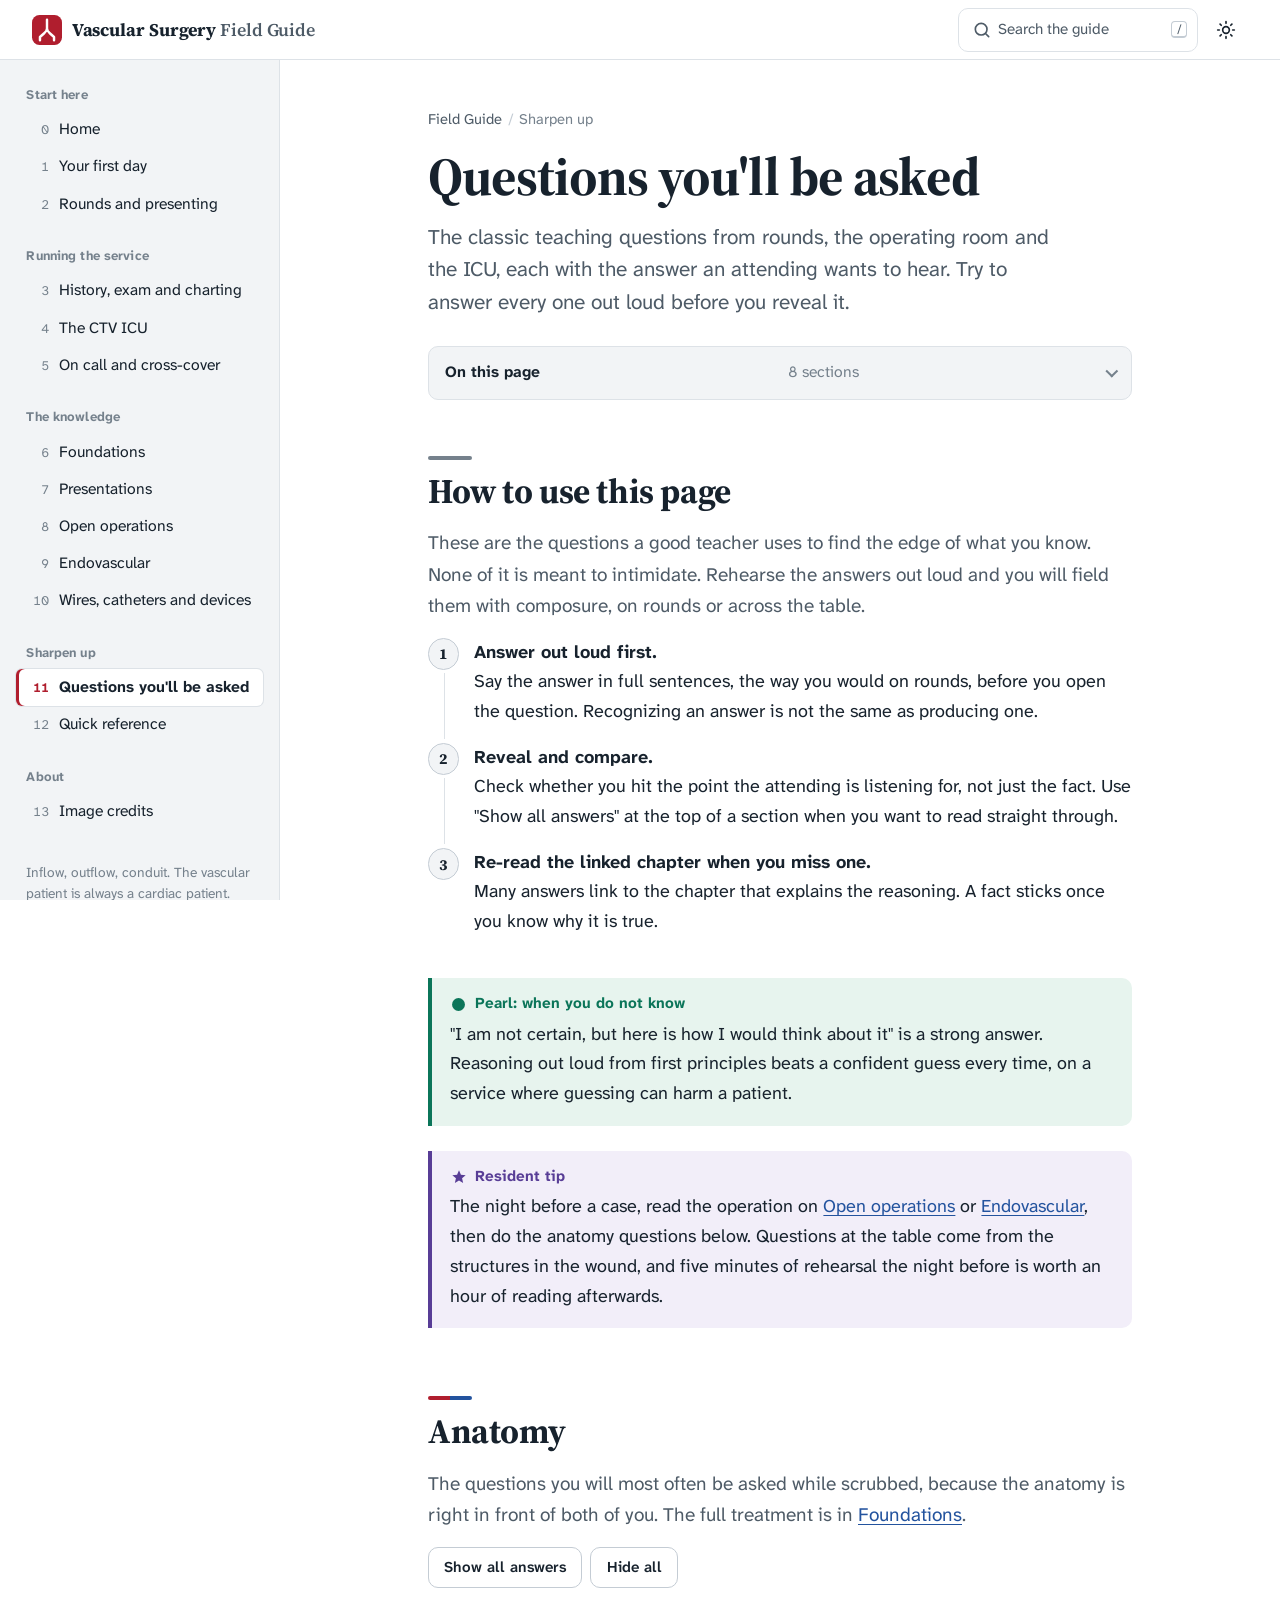
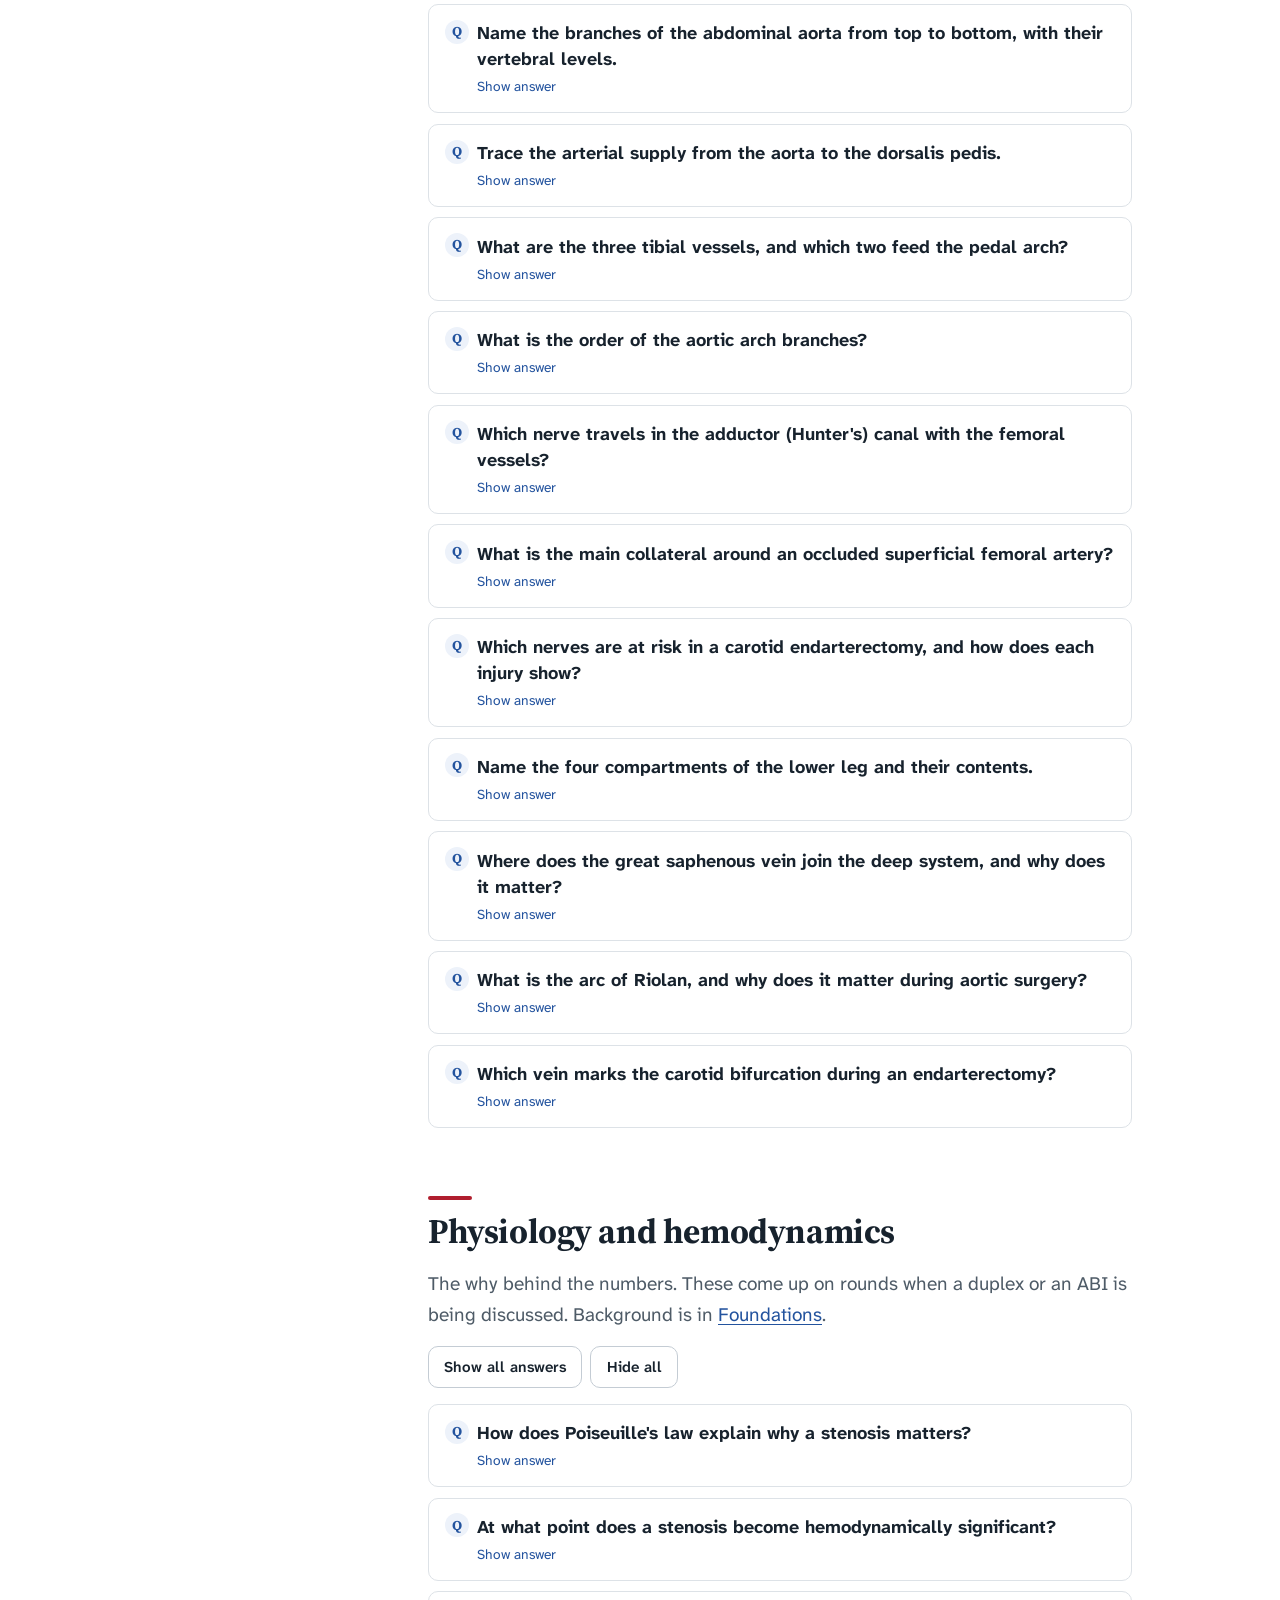
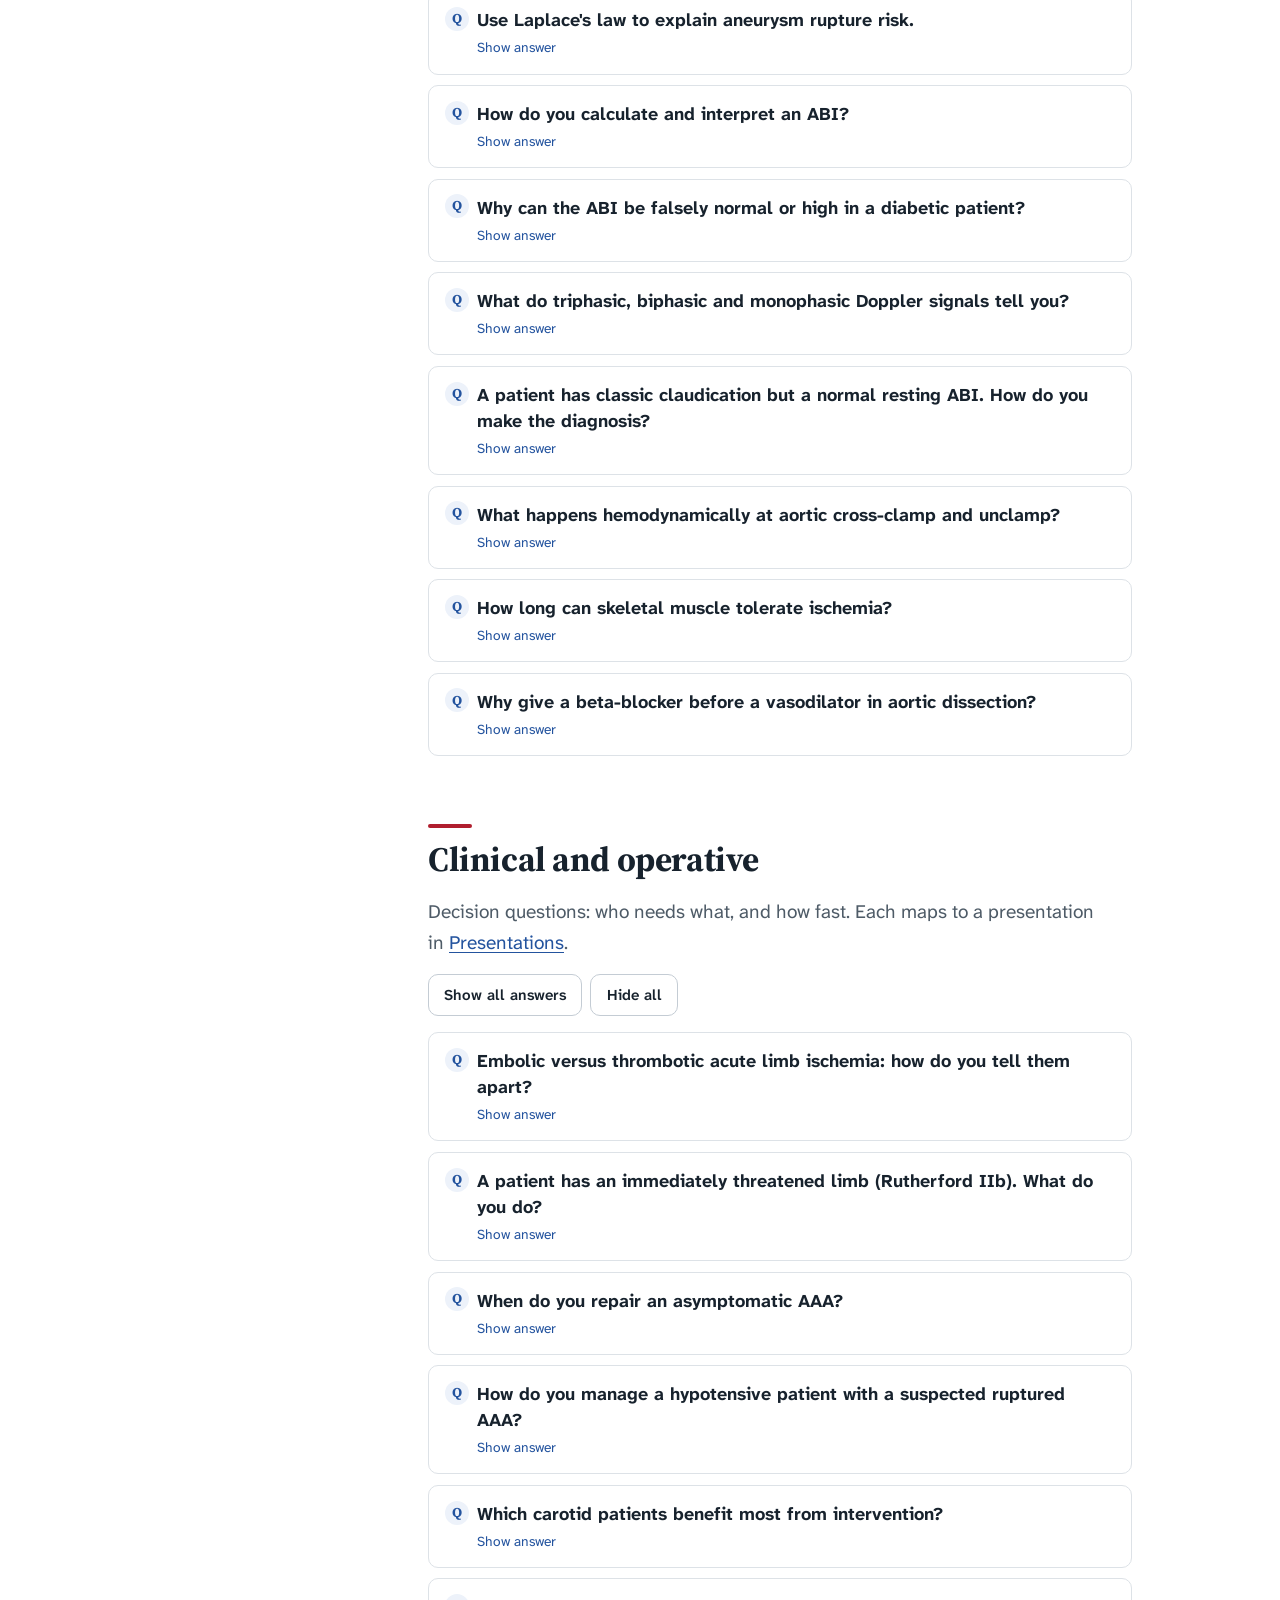
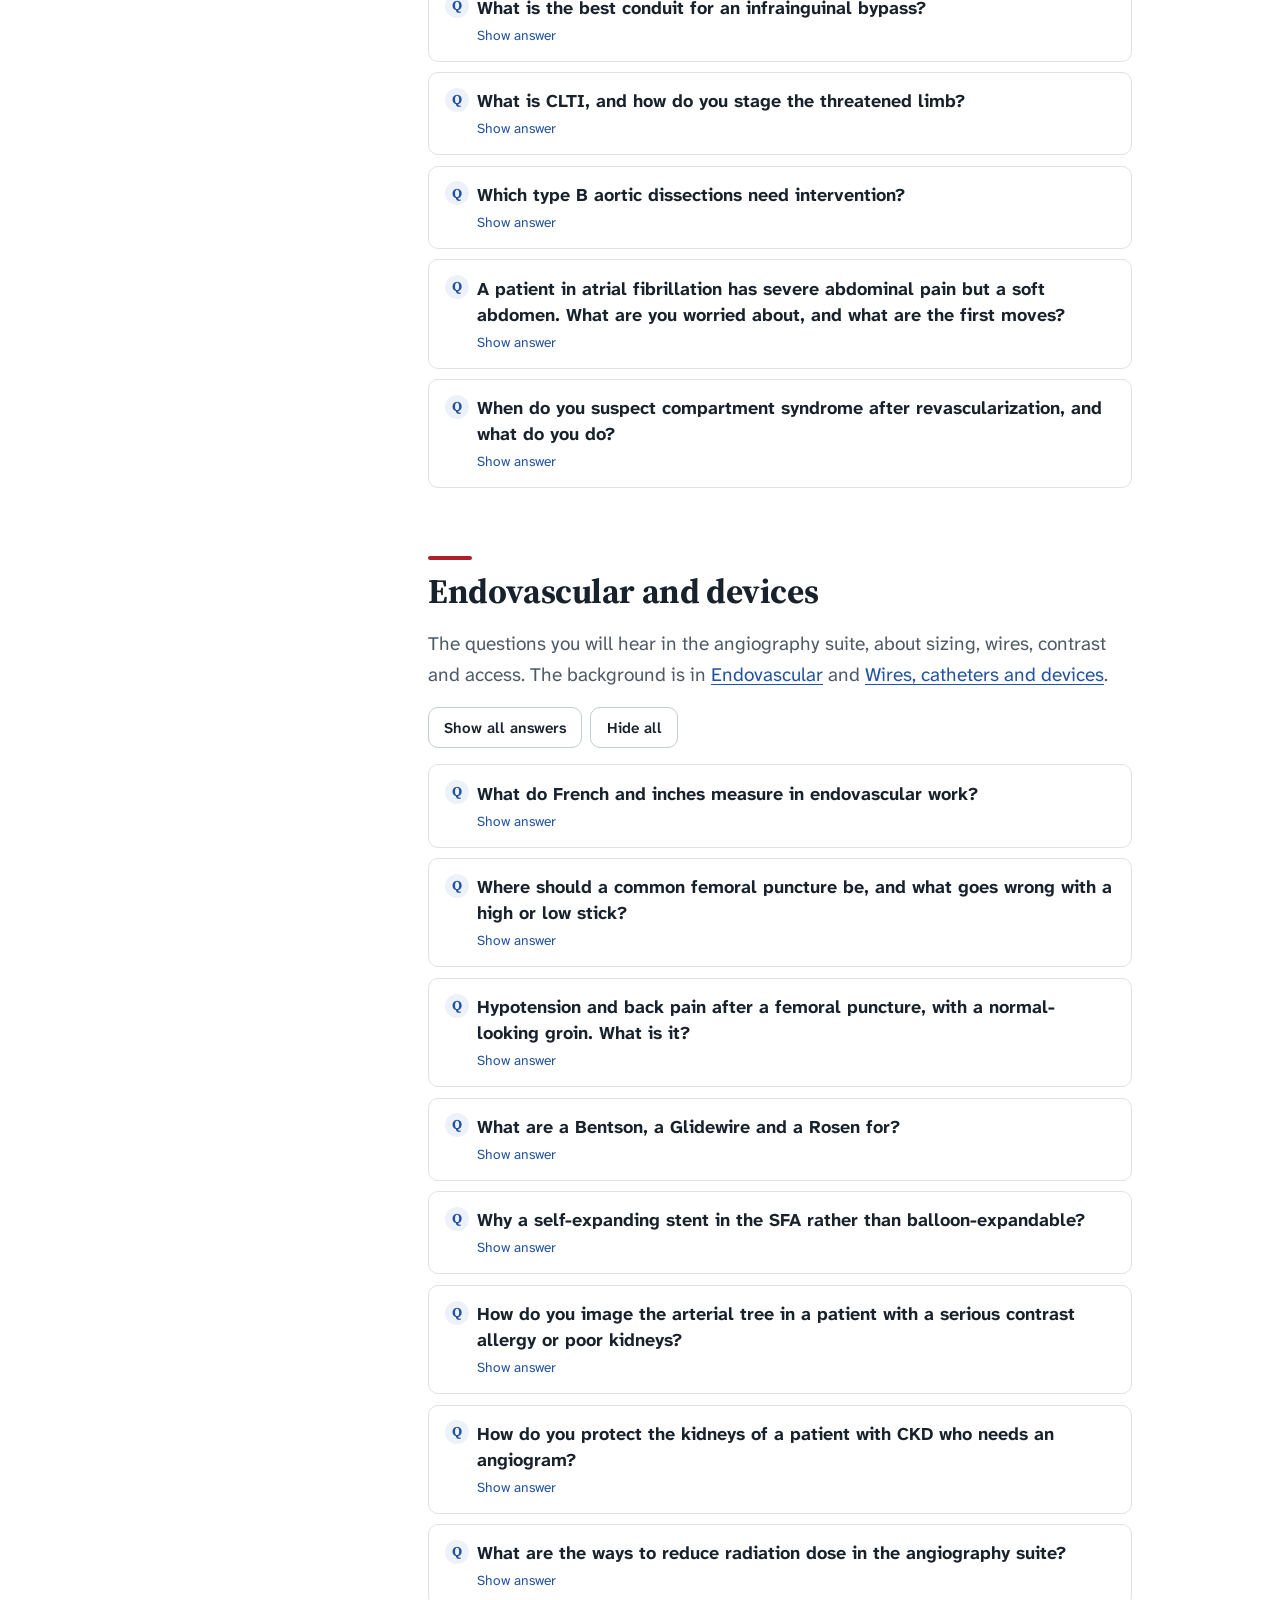
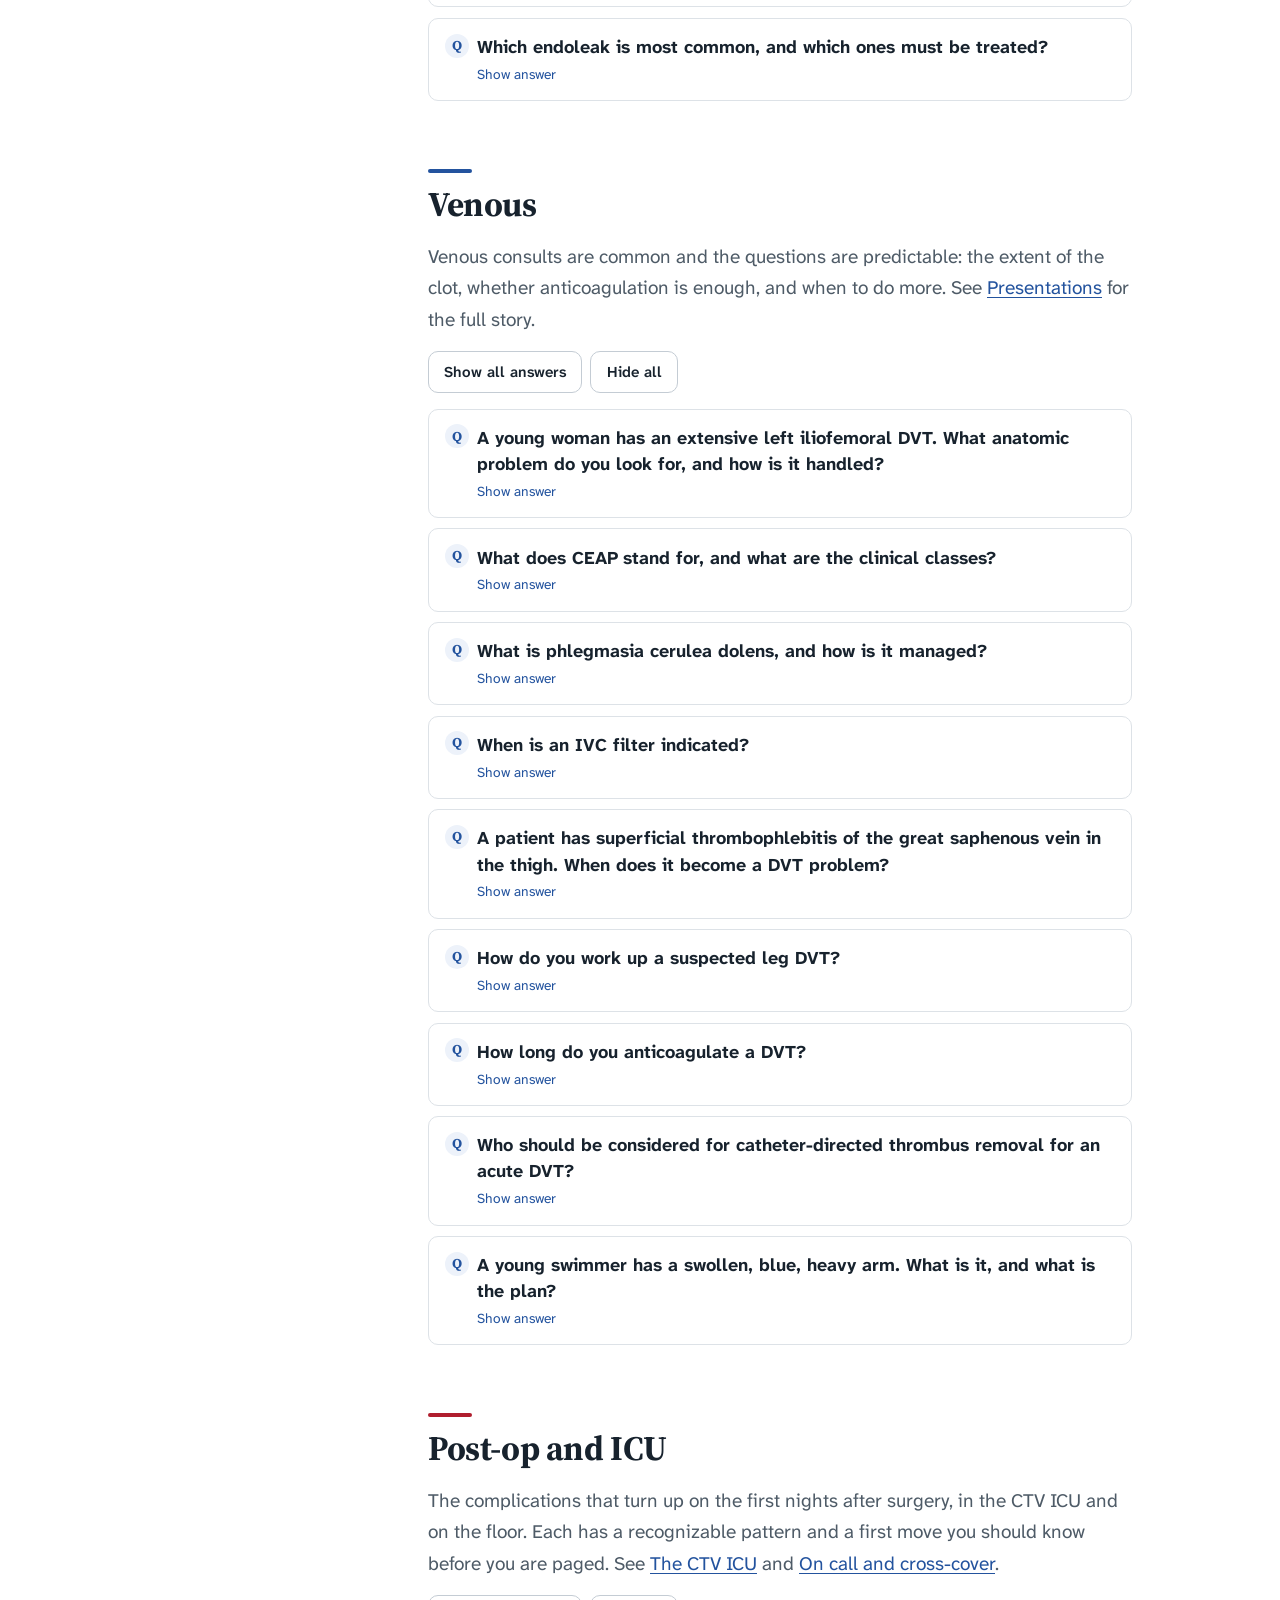
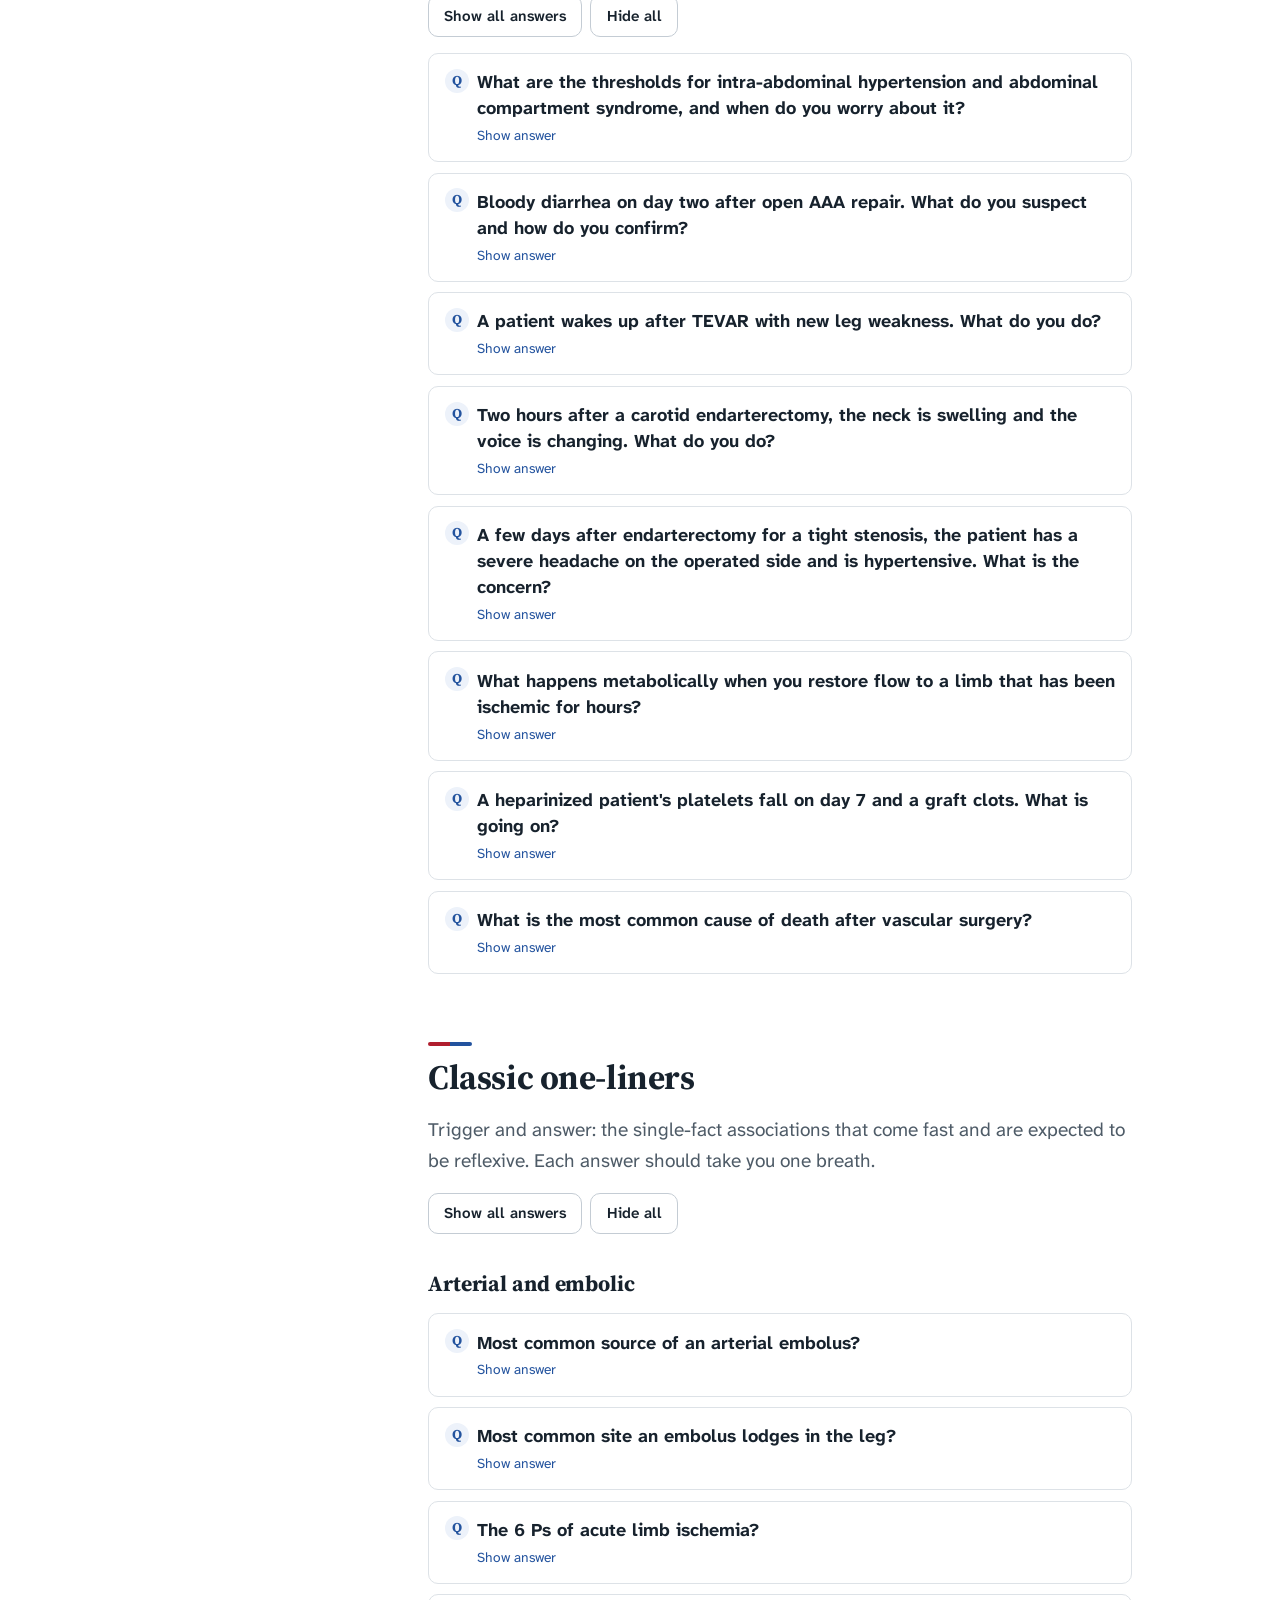
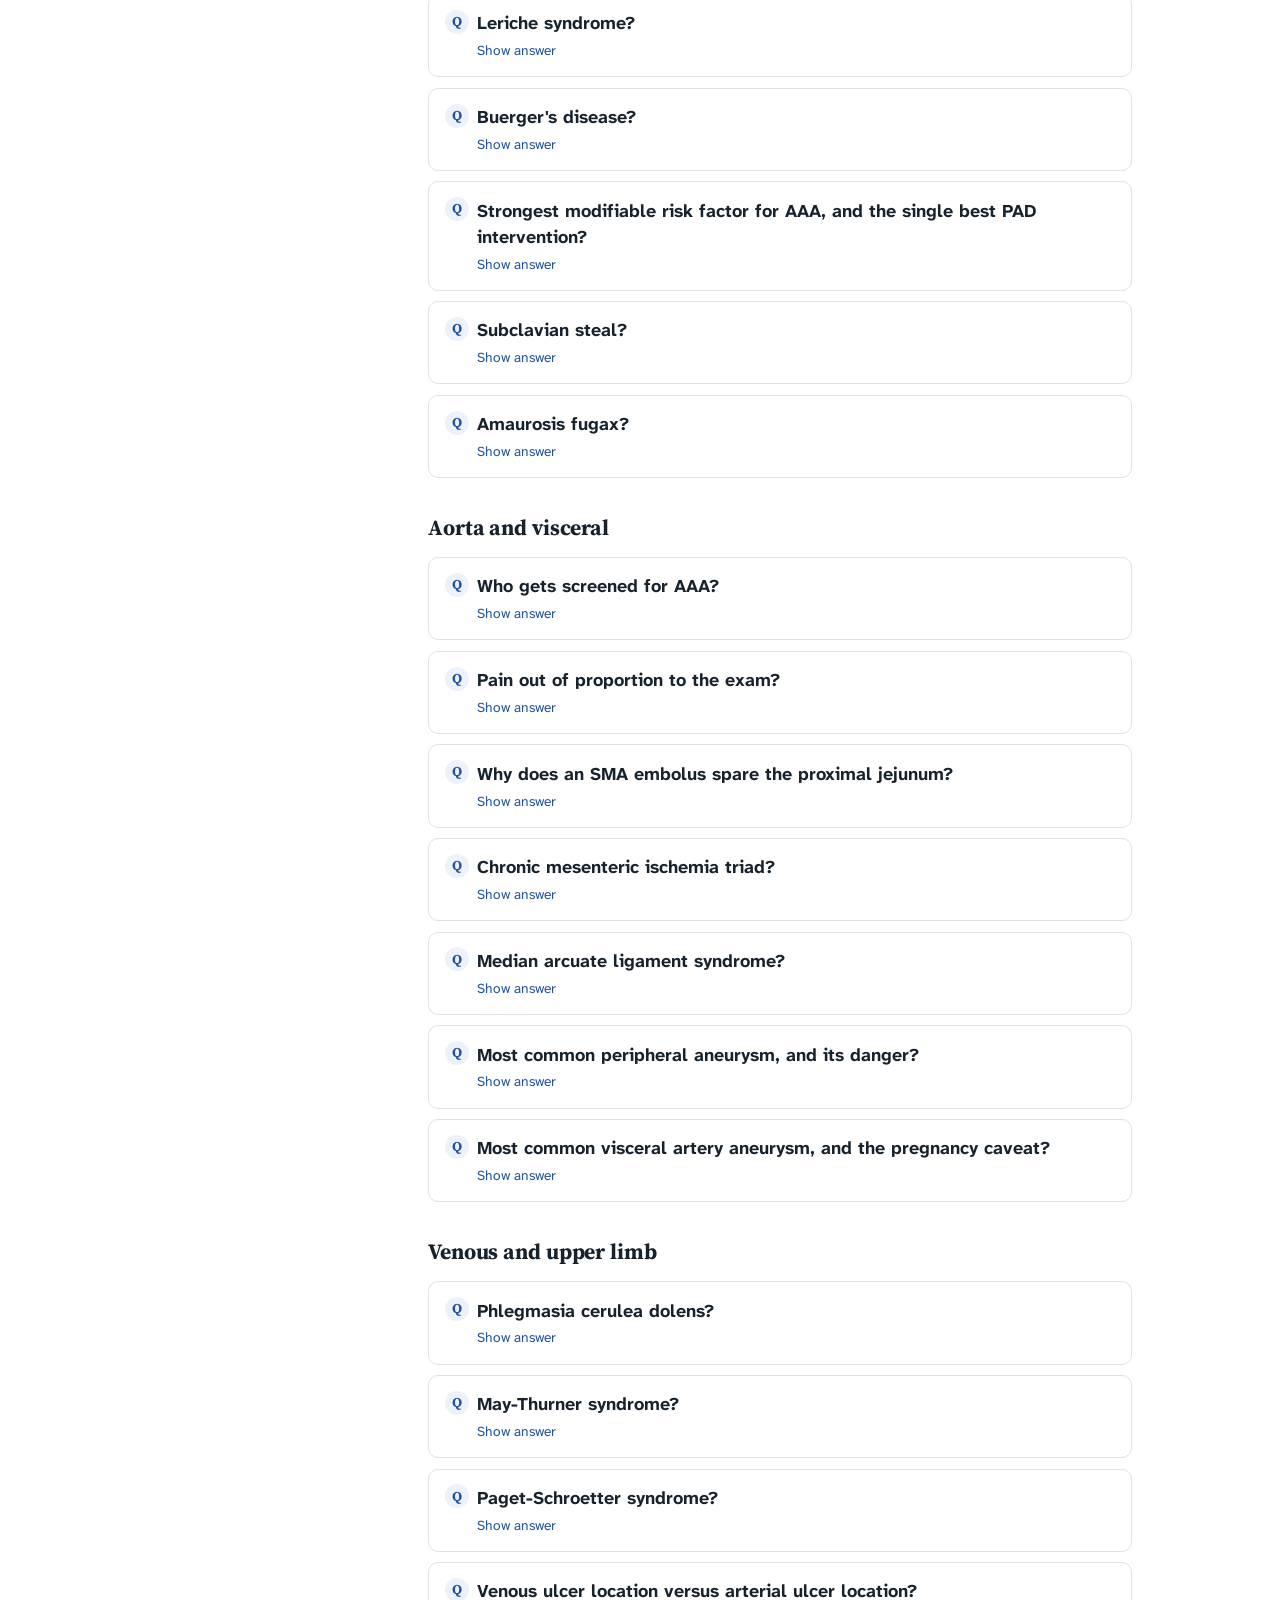
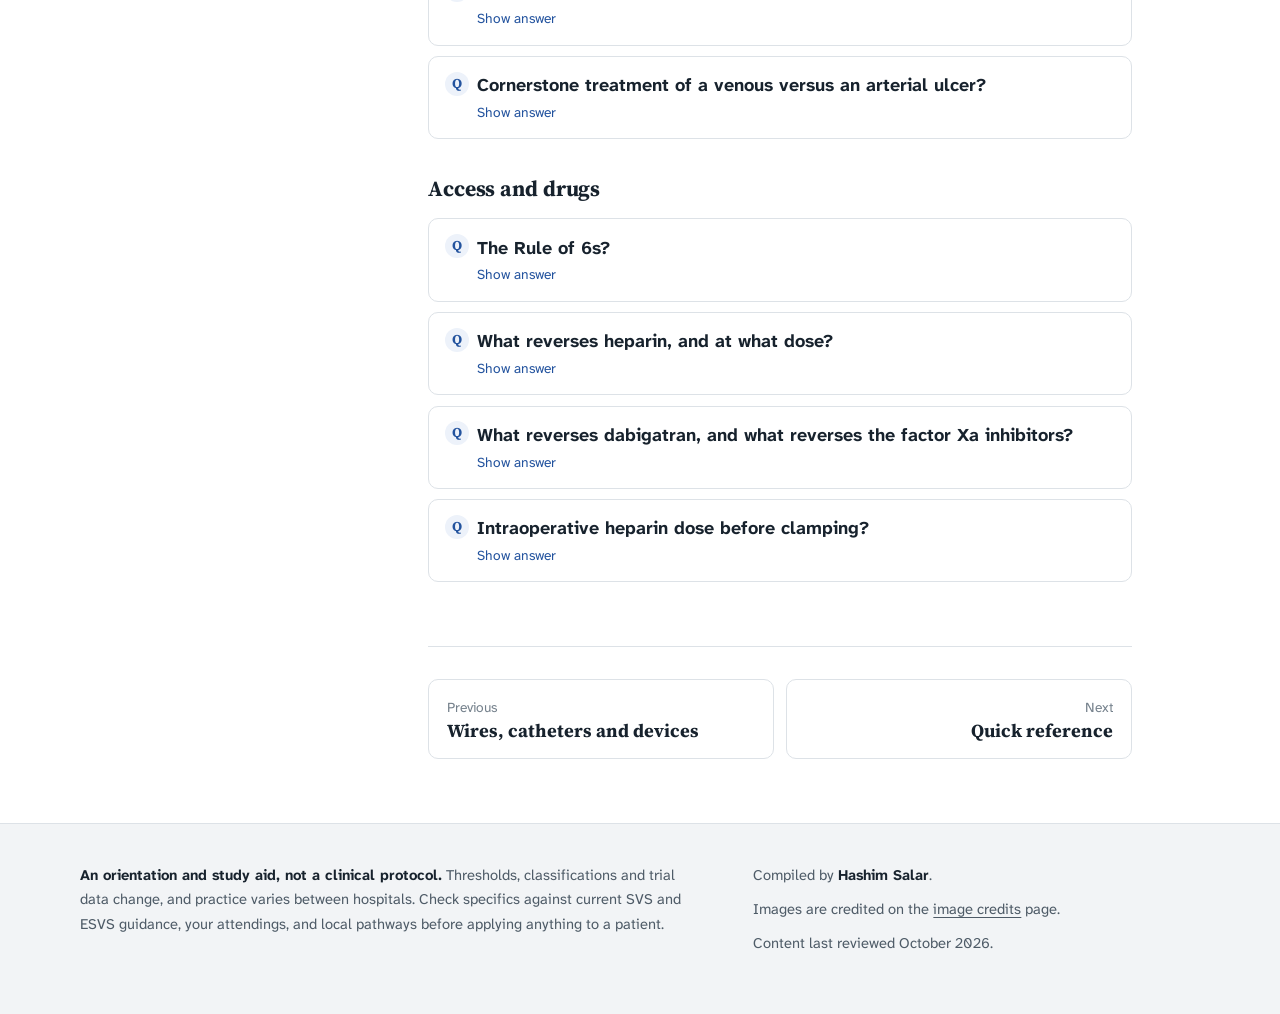
<file: questions.html>
<!DOCTYPE html>
<html lang="en">
<head>
<!-- @head -->
<meta charset="UTF-8">
<meta name="viewport" content="width=device-width, initial-scale=1">
<title>Questions you&#x27;ll be asked | Vascular Surgery Field Guide</title>
<meta name="description" content="The classic teaching questions, with the answer an attending wants to hear.">
<meta name="theme-color" content="#FFFFFF" media="(prefers-color-scheme: light)">
<meta name="theme-color" content="#111A22" media="(prefers-color-scheme: dark)">
<link rel="icon" href="assets/favicon.svg" type="image/svg+xml">
<link rel="preconnect" href="https://fonts.googleapis.com">
<link rel="preconnect" href="https://fonts.gstatic.com" crossorigin>
<link rel="stylesheet" href="https://fonts.googleapis.com/css2?family=Atkinson+Hyperlegible+Next:ital,wght@0,400;0,600;0,700;1,400&family=Source+Serif+4:opsz,wght@8..60,600;8..60,700&display=swap">
<link rel="stylesheet" href="assets/styles.css?v=df72d687">
<script>(function(){var r=document.documentElement;r.classList.add('js');try{var t=localStorage.getItem('vfg-theme');if(t==='dark'||t==='light')r.setAttribute('data-theme',t);}catch(e){}})();</script>
<!-- /@head -->
</head>
<body>
<!-- @nav -->
<a class="skip" href="#main">Skip to content</a>
<header class="topbar">
  <button class="icon-btn menu-btn" type="button" data-nav-open aria-controls="rail" aria-expanded="false" aria-label="Open contents"><svg viewBox="0 0 24 24" fill="none" stroke="currentColor" stroke-width="2" stroke-linecap="round" aria-hidden="true"><path d="M4 7h16M4 12h16M4 17h16"/></svg></button>
  <a class="brand" href="index.html"><svg class="brand-mark" viewBox="0 0 32 32" aria-hidden="true"><rect width="32" height="32" rx="8" fill="#B01E2E"/><path d="M16 5v9.5c0 2.2-1.2 3.6-3 5L8.5 23.5V27M16 14.5c0 2.2 1.2 3.6 3 5l4.5 4V27" fill="none" stroke="#fff" stroke-width="2.6" stroke-linecap="round" stroke-linejoin="round"/></svg><span class="brand-name">Vascular Surgery <span>Field Guide</span></span></a>
  <div class="topbar-actions">
    <button class="icon-btn search-btn" type="button" data-search-open aria-label="Search the guide"><svg viewBox="0 0 24 24" fill="none" stroke="currentColor" stroke-width="2" stroke-linecap="round" aria-hidden="true"><circle cx="11" cy="11" r="7"/><path d="m20 20-3.5-3.5"/></svg><span class="lbl">Search the guide</span><kbd>/</kbd></button>
    <button class="icon-btn theme-btn" type="button" data-theme-toggle aria-label="Switch color theme"><svg class="sun" viewBox="0 0 24 24" fill="none" stroke="currentColor" stroke-width="2" stroke-linecap="round" aria-hidden="true"><circle cx="12" cy="12" r="4"/><path d="M12 2v2M12 20v2M4.9 4.9l1.4 1.4M17.7 17.7l1.4 1.4M2 12h2M20 12h2M4.9 19.1l1.4-1.4M17.7 6.3l1.4-1.4"/></svg><svg class="moon" viewBox="0 0 24 24" fill="none" stroke="currentColor" stroke-width="2" stroke-linecap="round" stroke-linejoin="round" aria-hidden="true"><path d="M20 14.5A8 8 0 1 1 9.5 4a6.5 6.5 0 0 0 10.5 10.5z"/></svg></button>
  </div>
</header>
<div class="scrim" data-nav-close></div>
<!-- /@nav -->
<div class="frame">
<!-- @rail -->
<nav class="rail" id="rail" aria-label="Guide contents">
  <div class="rail-close"><button class="icon-btn" type="button" data-nav-close aria-label="Close contents"><svg viewBox="0 0 24 24" fill="none" stroke="currentColor" stroke-width="2" stroke-linecap="round" aria-hidden="true"><path d="M6 6l12 12M18 6 6 18"/></svg></button></div>
  <div class="rail-group">
    <p class="rail-label">Start here</p>
    <ol>
      <li><a class="rail-link" href="index.html"><span class="rail-n">0</span>Home</a></li>
      <li><a class="rail-link" href="first-day.html"><span class="rail-n">1</span>Your first day</a></li>
      <li><a class="rail-link" href="rounds.html"><span class="rail-n">2</span>Rounds and presenting</a></li>
    </ol>
  </div>
  <div class="rail-group">
    <p class="rail-label">Running the service</p>
    <ol>
      <li><a class="rail-link" href="charting.html"><span class="rail-n">3</span>History, exam and charting</a></li>
      <li><a class="rail-link" href="ctv-icu.html"><span class="rail-n">4</span>The CTV ICU</a></li>
      <li><a class="rail-link" href="on-call.html"><span class="rail-n">5</span>On call and cross-cover</a></li>
    </ol>
  </div>
  <div class="rail-group">
    <p class="rail-label">The knowledge</p>
    <ol>
      <li><a class="rail-link" href="foundations.html"><span class="rail-n">6</span>Foundations</a></li>
      <li><a class="rail-link" href="presentations.html"><span class="rail-n">7</span>Presentations</a></li>
      <li><a class="rail-link" href="operations.html"><span class="rail-n">8</span>Open operations</a></li>
      <li><a class="rail-link" href="endovascular.html"><span class="rail-n">9</span>Endovascular</a></li>
      <li><a class="rail-link" href="devices.html"><span class="rail-n">10</span>Wires, catheters and devices</a></li>
    </ol>
  </div>
  <div class="rail-group">
    <p class="rail-label">Sharpen up</p>
    <ol>
      <li><a class="rail-link" href="questions.html" aria-current="page"><span class="rail-n">11</span>Questions you&#x27;ll be asked</a></li>
      <li><a class="rail-link" href="reference.html"><span class="rail-n">12</span>Quick reference</a></li>
    </ol>
  </div>
  <div class="rail-group">
    <p class="rail-label">About</p>
    <ol>
      <li><a class="rail-link" href="credits.html"><span class="rail-n">13</span>Image credits</a></li>
    </ol>
  </div>
  <p class="rail-note">Inflow, outflow, conduit. The vascular patient is always a cardiac patient.</p>
</nav>
<!-- /@rail -->
<main id="main" class="page" tabindex="-1">
  <header class="page-head">
    <!-- @crumb -->
<p class="crumb"><a href="index.html">Field Guide</a><span class="sep" aria-hidden="true">/</span>Sharpen up</p>
<!-- /@crumb -->
    <h1>Questions you'll be asked</h1>
    <p class="summary">The classic teaching questions from rounds, the operating room and the ICU, each with the answer an attending wants to hear. Try to answer every one out loud before you reveal it.</p>
    <!-- @toc -->
<details class="toc-inline">
  <summary>On this page <span class="count">8 sections</span></summary>
  <ol>
    <li><a href="#how-to">How to use this page</a></li>
    <li><a href="#anatomy-q">Anatomy</a></li>
    <li><a href="#physiology-q">Physiology and hemodynamics</a></li>
    <li><a href="#clinical-q">Clinical and operative</a></li>
    <li><a href="#endo-q">Endovascular and devices</a></li>
    <li><a href="#venous-q">Venous</a></li>
    <li><a href="#icu-q">Post-op and ICU</a></li>
    <li><a href="#oneliners">Classic one-liners</a></li>
  </ol>
</details>
<!-- /@toc -->
  </header>

  <section class="sec" id="how-to" data-title="How to use this page">
    <h2>How to use this page</h2>
    <p class="sec-lede">These are the questions a good teacher uses to find the edge of what you know. None of it is meant to intimidate. Rehearse the answers out loud and you will field them with composure, on rounds or across the table.</p>
    <ol class="steps">
      <li><strong>Answer out loud first.</strong> Say the answer in full sentences, the way you would on rounds, before you open the question. Recognizing an answer is not the same as producing one.</li>
      <li><strong>Reveal and compare.</strong> Check whether you hit the point the attending is listening for, not just the fact. Use "Show all answers" at the top of a section when you want to read straight through.</li>
      <li><strong>Re-read the linked chapter when you miss one.</strong> Many answers link to the chapter that explains the reasoning. A fact sticks once you know why it is true.</li>
    </ol>
    <aside class="note pearl">
      <p class="note-label">Pearl: when you do not know</p>
      <p>"I am not certain, but here is how I would think about it" is a strong answer. Reasoning out loud from first principles beats a confident guess every time, on a service where guessing can harm a patient.</p>
    </aside>
    <aside class="note tip">
      <p class="note-label">Resident tip</p>
      <p>The night before a case, read the operation on <a href="operations.html">Open operations</a> or <a href="endovascular.html">Endovascular</a>, then do the anatomy questions below. Questions at the table come from the structures in the wound, and five minutes of rehearsal the night before is worth an hour of reading afterwards.</p>
    </aside>
  </section>

  <section class="sec" id="anatomy-q" data-title="Anatomy" data-bed="both">
    <h2>Anatomy</h2>
    <p class="sec-lede">The questions you will most often be asked while scrubbed, because the anatomy is right in front of both of you. The full treatment is in <a href="foundations.html#anatomy">Foundations</a>.</p>
    <div class="qa-tools"><button class="btn" type="button" data-qa-all="open">Show all answers</button><button class="btn" type="button" data-qa-all="close">Hide all</button></div>

    <details class="qa">
      <summary>Name the branches of the abdominal aorta from top to bottom, with their vertebral levels.</summary>
      <div class="qa-a"><p>The celiac trunk at about T12, the superior mesenteric artery at L1, the paired renal arteries at L1 to L2, and the inferior mesenteric artery at L3, then the bifurcation into the common iliac arteries at about L4. The smaller branches that complete the list are the inferior phrenic, middle adrenal, gonadal and lumbar arteries and the median sacral artery.</p></div>
    </details>

    <details class="qa">
      <summary>Trace the arterial supply from the aorta to the dorsalis pedis.</summary>
      <div class="qa-a"><p>Aorta, common iliac, external iliac, then common femoral as it passes under the inguinal ligament, superficial femoral through the adductor canal, popliteal, then the anterior tibial, which becomes the dorsalis pedis on the dorsum of the foot.</p></div>
    </details>

    <details class="qa">
      <summary>What are the three tibial vessels, and which two feed the pedal arch?</summary>
      <div class="qa-a"><p>Anterior tibial, posterior tibial and peroneal. The dorsalis pedis (the continuation of the anterior tibial) and the posterior tibial, through its plantar branches, form the pedal arch. The peroneal ends above the ankle, but its perforating and communicating branches can reconstitute either vessel. It is often the last tibial vessel spared in a diabetic leg and remains a usable bypass target.</p></div>
    </details>

    <details class="qa">
      <summary>What is the order of the aortic arch branches?</summary>
      <div class="qa-a"><p>From right to left: the brachiocephalic (innominate) trunk, the left common carotid and the left subclavian. The brachiocephalic divides into the right common carotid and right subclavian. The most common variant is a shared origin of the brachiocephalic and left common carotid, loosely called a bovine arch, which matters when you catheterize the arch or plan a TEVAR landing zone.</p></div>
    </details>

    <details class="qa">
      <summary>Which nerve travels in the adductor (Hunter's) canal with the femoral vessels?</summary>
      <div class="qa-a"><p>The saphenous nerve, along with the nerve to vastus medialis. The superficial femoral artery becomes the popliteal as it leaves the distal end of the canal through the adductor hiatus. Below the knee the saphenous nerve runs with the great saphenous vein, which is why vein harvest or ablation in the calf can leave numbness along the medial leg.</p></div>
    </details>

    <details class="qa">
      <summary>What is the main collateral around an occluded superficial femoral artery?</summary>
      <div class="qa-a"><p>The profunda femoris (deep femoral artery). Its perforating branches, and the descending branch of the lateral circumflex femoral artery, link with the genicular arteries around the knee to reconstitute the popliteal. A healthy profunda can keep a limb viable despite an occluded SFA, which is why it is protected and, when diseased, repaired with a profundaplasty.</p></div>
    </details>

    <details class="qa">
      <summary>Which nerves are at risk in a carotid endarterectomy, and how does each injury show?</summary>
      <div class="qa-a">
        <ul>
          <li><span class="lead-in">Hypoglossal.</span> The tongue deviates toward the side of the injury, with dysarthria and trouble chewing and swallowing.</li>
          <li><span class="lead-in">Vagus or recurrent laryngeal.</span> Ipsilateral vocal cord paralysis, with hoarseness and a weak cough. The vagus usually lies posteriorly between the carotid and the jugular and can be caught in a clamp.</li>
          <li><span class="lead-in">Marginal mandibular branch of the facial nerve.</span> A drooping corner of the mouth, usually from retraction near the angle of the jaw.</li>
          <li><span class="lead-in">Superior laryngeal.</span> Voice fatigue and loss of high pitch.</li>
          <li><span class="lead-in">Glossopharyngeal.</span> Dysphagia and aspiration, mainly with a high exposure.</li>
          <li><span class="lead-in">Greater auricular.</span> Numbness of the earlobe, from a high incision.</li>
        </ul>
        <p>Bilateral recurrent laryngeal or hypoglossal injury can obstruct the airway, so cord and tongue function are checked before a staged operation on the other side. See <a href="operations.html#cea">Open operations</a>.</p>
      </div>
    </details>

    <details class="qa">
      <summary>Name the four compartments of the lower leg and their contents.</summary>
      <div class="qa-a"><p>Anterior: the extensors, the deep peroneal nerve and the anterior tibial vessels. Lateral: the peroneus muscles and the superficial peroneal nerve. Superficial posterior: gastrocnemius, soleus and plantaris. Deep posterior: the deep flexors, the posterior tibial and peroneal vessels and the tibial nerve. The anterior compartment is the one most often affected after revascularization, and numbness in the first web space (the deep peroneal nerve) is an early sign. A two-incision fasciotomy releases all four; see <a href="operations.html#fasciotomy">Open operations</a>.</p></div>
    </details>

    <details class="qa">
      <summary>Where does the great saphenous vein join the deep system, and why does it matter?</summary>
      <div class="qa-a"><p>At the saphenofemoral junction, where it passes through the saphenous opening (fossa ovalis) into the common femoral vein, a few centimeters below and lateral to the pubic tubercle. It matters because the great saphenous vein is the preferred conduit for both peripheral and coronary bypass, so it is mapped and protected. Before anyone ablates or strips it, someone should ask whether the patient may need it for a bypass later. The junction is also the landmark that decides how a superficial thrombophlebitis is treated (see the <a href="#venous-q">venous questions</a>).</p></div>
    </details>

    <details class="qa">
      <summary>What is the arc of Riolan, and why does it matter during aortic surgery?</summary>
      <div class="qa-a"><p>A collateral (the meandering mesenteric artery) between the middle colic branch of the SMA and the left colic branch of the IMA, running close to the root of the mesentery. With the marginal artery of Drummond it connects the SMA and IMA territories. A large meandering artery on imaging means one territory is feeding the other because of occlusive disease. If the SMA is occluded and the bowel depends on a patent IMA, ligating or covering that IMA during aortic repair can infarct the bowel, so the IMA may need to be reimplanted.</p></div>
    </details>

    <details class="qa">
      <summary>Which vein marks the carotid bifurcation during an endarterectomy?</summary>
      <div class="qa-a"><p>The common facial vein, which crosses the bifurcation on its way into the internal jugular. It is ligated and divided to expose the bifurcation. The hypoglossal nerve usually crosses the internal and external carotid a short distance above, so dissection heading up the neck from there needs care.</p></div>
    </details>
  </section>

  <section class="sec" id="physiology-q" data-title="Physiology and hemodynamics" data-bed="arterial">
    <h2>Physiology and hemodynamics</h2>
    <p class="sec-lede">The why behind the numbers. These come up on rounds when a duplex or an ABI is being discussed. Background is in <a href="foundations.html#hemodynamics">Foundations</a>.</p>
    <div class="qa-tools"><button class="btn" type="button" data-qa-all="open">Show all answers</button><button class="btn" type="button" data-qa-all="close">Hide all</button></div>

    <details class="qa">
      <summary>How does Poiseuille's law explain why a stenosis matters?</summary>
      <div class="qa-a"><p>Flow is proportional to the fourth power of the radius and inversely proportional to length and viscosity. A small reduction in lumen diameter causes a large drop in flow, and a slightly larger conduit improves flow a great deal. Halving the radius cuts flow to about one-sixteenth, while doubling the length only halves it, which is why radius dominates.</p></div>
    </details>

    <details class="qa">
      <summary>At what point does a stenosis become hemodynamically significant?</summary>
      <div class="qa-a"><p>At roughly a 50 percent reduction in diameter, which is about a 75 percent reduction in cross-sectional area. That is where a measurable pressure and flow gradient appears at rest. With exercise, when distal resistance falls and flow rises, lesser stenoses can become significant, which is why a claudicant can have a normal resting ABI.</p></div>
    </details>

    <details class="qa">
      <summary>Use Laplace's law to explain aneurysm rupture risk.</summary>
      <div class="qa-a"><p>Wall tension is proportional to pressure times radius. As an aneurysm enlarges, wall stress climbs at the same blood pressure, which raises rupture risk and drives further expansion, a vicious cycle. It is why diameter is the main predictor of rupture and why blood pressure control matters in anyone with an aneurysm.</p></div>
    </details>

    <details class="qa">
      <summary>How do you calculate and interpret an ABI?</summary>
      <div class="qa-a"><p>For each leg, divide the higher of the dorsalis pedis and posterior tibial systolic pressures by the higher of the two brachial systolic pressures. 1.00 to 1.40 is normal, 0.91 to 0.99 borderline, 0.90 or less diagnostic of PAD, and 0.40 or less severe disease, the range where rest pain and tissue loss are common. Above 1.40 means non-compressible, calcified vessels, so use a toe pressure. CLTI is a clinical diagnosis (rest pain or tissue loss with proven PAD), not an ABI cutoff. The table is in <a href="reference.html#staging">Quick reference</a>.</p></div>
    </details>

    <details class="qa">
      <summary>Why can the ABI be falsely normal or high in a diabetic patient?</summary>
      <div class="qa-a"><p>Medial calcific sclerosis stiffens the tibial arteries so the cuff cannot compress them, and the pressure reads artificially high. The same happens in end-stage kidney disease. The digital arteries are usually spared, so the toe pressure and toe-brachial index are more reliable: a TBI below about 0.70 is abnormal, and a toe pressure under 30 mmHg predicts poor wound healing.</p></div>
    </details>

    <details class="qa">
      <summary>What do triphasic, biphasic and monophasic Doppler signals tell you?</summary>
      <div class="qa-a"><p>A normal peripheral artery at rest is triphasic: forward flow in systole, brief reversal in early diastole because of high distal resistance, then a small forward component. Loss of the reversal (biphasic) can be normal in older patients or with vasodilation, or can reflect mild disease. A monophasic, dampened signal means significant disease upstream of the probe, even when the signal is loud. Describe the signal at each site rather than writing "dopplerable".</p></div>
    </details>

    <details class="qa">
      <summary>A patient has classic claudication but a normal resting ABI. How do you make the diagnosis?</summary>
      <div class="qa-a"><p>With an exercise (treadmill) ABI. During exercise, a stenosis that was trivial at rest becomes flow-limiting and the ankle pressure falls. A fall in ABI of more than about 20 percent, or in ankle pressure of more than about 30 mmHg, supports PAD; exact criteria vary by lab. If the test is normal, think about the mimics: neurogenic claudication from spinal stenosis, venous claudication, and hip or knee arthritis.</p></div>
    </details>

    <details class="qa">
      <summary>What happens hemodynamically at aortic cross-clamp and unclamp?</summary>
      <div class="qa-a"><p>Clamping raises afterload, so proximal pressure and cardiac work rise, which stresses a diseased heart. Unclamping drops afterload suddenly and washes potassium, acid and other metabolites out of the ischemic lower body, causing declamping hypotension. That is why the clamp is released slowly, one limb at a time, with volume on board and anesthesia warned in advance.</p></div>
    </details>

    <details class="qa">
      <summary>How long can skeletal muscle tolerate ischemia?</summary>
      <div class="qa-a"><p>About 4 to 6 hours of warm ischemia before irreversible injury. Nerve is more sensitive, which is why sensory loss comes early and motor loss signals a limb in serious trouble; skin tolerates the longest. This is the clock that makes acute limb ischemia an emergency and lowers the threshold for fasciotomy after revascularization.</p></div>
    </details>

    <details class="qa">
      <summary>Why give a beta-blocker before a vasodilator in aortic dissection?</summary>
      <div class="qa-a"><p>To reduce the shear force on the wall (the rate of rise of pressure). A vasodilator alone causes reflex tachycardia, which increases shear and can propagate the dissection, so heart rate and contractility are controlled first, usually with IV esmolol or labetalol. The 2022 ACC/AHA targets are a heart rate of 60 to 80 and a systolic pressure under 120 mmHg (older teaching said a heart rate under 60), adding a vasodilator such as nicardipine if needed. See <a href="presentations.html#dissection">Presentations</a>.</p></div>
    </details>
  </section>

  <section class="sec" id="clinical-q" data-title="Clinical and operative" data-bed="arterial">
    <h2>Clinical and operative</h2>
    <p class="sec-lede">Decision questions: who needs what, and how fast. Each maps to a presentation in <a href="presentations.html">Presentations</a>.</p>
    <div class="qa-tools"><button class="btn" type="button" data-qa-all="open">Show all answers</button><button class="btn" type="button" data-qa-all="close">Hide all</button></div>

    <details class="qa">
      <summary>Embolic versus thrombotic acute limb ischemia: how do you tell them apart?</summary>
      <div class="qa-a"><p>Embolic occlusion is sudden, in a leg with no prior symptoms and normal pulses on the other side, often from atrial fibrillation, and classically lodges at the common femoral bifurcation. Thrombotic occlusion is more gradual, in a patient with known PAD and diseased pulses on both sides, and developed collaterals soften the picture. It matters because an embolus usually goes straight for a Fogarty embolectomy, while a thrombosis on diseased vessels usually needs imaging to plan lysis, endovascular therapy or bypass. The table is in <a href="reference.html#ali-ref">Quick reference</a>.</p></div>
    </details>

    <details class="qa">
      <summary>A patient has an immediately threatened limb (Rutherford IIb). What do you do?</summary>
      <div class="qa-a"><p>Give a heparin bolus at once unless contraindicated, call the senior, and revascularize immediately, because a IIb limb is salvageable only with prompt restoration of flow. There is no time for a conventional catheter-directed lytic infusion running over many hours. The options are open embolectomy or thrombectomy, bypass, or rapid endovascular mechanical thrombectomy where the team and suite are ready, and the team should be prepared to do a four-compartment fasciotomy. Category III is irreversible and usually means primary amputation. See <a href="on-call.html#cold-leg">On call</a>.</p></div>
    </details>

    <details class="qa">
      <summary>When do you repair an asymptomatic AAA?</summary>
      <div class="qa-a"><p>At 5.5 cm in men and 5.0 cm in women (the SVS suggests considering repair in women from 5.0 to 5.4 cm), with rapid growth (1 cm or more in a year; some also use 0.5 cm in six months), or if it becomes symptomatic at any size. Below threshold, the work is surveillance, smoking cessation and cardiovascular risk reduction. Surveillance intervals are in <a href="reference.html#aortic-ref">Quick reference</a>.</p></div>
    </details>

    <details class="qa">
      <summary>How do you manage a hypotensive patient with a suspected ruptured AAA?</summary>
      <div class="qa-a"><p>If unstable, straight to the operating room or hybrid suite with no CT. Use permissive hypotension, keeping the systolic only high enough to keep the patient mentating (often around 70 to 90 mmHg), because aggressive fluid resuscitation can disrupt the contained rupture and worsens coagulopathy. Activate massive transfusion. If the patient is stable enough for a CTA, use it to decide EVAR suitability; endovascular repair is preferred when the anatomy allows, and an aortic occlusion balloon can buy time. The SVS suggests a door-to-intervention time under 90 minutes.</p></div>
    </details>

    <details class="qa">
      <summary>Which carotid patients benefit most from intervention?</summary>
      <div class="qa-a"><p>Symptomatic patients (stroke, TIA or amaurosis in the matching territory) with 70 to 99 percent stenosis benefit clearly, and benefit is greatest when they are treated within about two weeks of the event. Symptomatic 50 to 69 percent is a moderate, individualized benefit, and below 50 percent is managed medically. Asymptomatic high-grade disease is treated more selectively: everyone gets intensive medical therapy, and intervention is reserved for selected patients with a good life expectancy and a low procedural risk. CREST-2 (2025) has sharpened this debate; see <a href="reference.html#trials-ref">Landmark trials</a>.</p></div>
    </details>

    <details class="qa">
      <summary>What is the best conduit for an infrainguinal bypass?</summary>
      <div class="qa-a"><p>The patient's own great saphenous vein, ideally a single segment, especially for below-knee and tibial targets. When it is absent or inadequate, the alternatives are the other leg's saphenous vein, arm vein or spliced vein. Prosthetic grafts are acceptable for an above-knee femoropopliteal bypass but do poorly below the knee. In BEST-CLI, bypass with an adequate single-segment saphenous vein beat endovascular therapy for CLTI, which is why vein mapping is part of the workup. See <a href="reference.html#conduits-ref">Conduits and access</a>.</p></div>
    </details>

    <details class="qa">
      <summary>What is CLTI, and how do you stage the threatened limb?</summary>
      <div class="qa-a"><p>Chronic limb-threatening ischemia is ischemic rest pain, or tissue loss (a non-healing ulcer or gangrene), present for more than two weeks in a patient with objectively confirmed PAD. The Global Vascular Guidelines stage the limb with WIfI (wound, ischemia and foot infection, each graded 0 to 3), which estimates amputation risk and the likely benefit of revascularization, and describe the arterial anatomy with GLASS to help choose between bypass and endovascular therapy. See <a href="reference.html#wifi-ref">WIfI at a glance</a>.</p></div>
    </details>

    <details class="qa">
      <summary>Which type B aortic dissections need intervention?</summary>
      <div class="qa-a"><p>Complicated ones: rupture or impending rupture, or malperfusion of the gut, kidneys, spinal cord or a limb. Most definitions add pain or hypertension that persists despite maximal medical therapy, and rapid expansion. These get TEVAR to cover the entry tear. Uncomplicated type B dissection is treated with anti-impulse therapy and close imaging, and TEVAR is considered when high-risk features are present, such as a large aortic or false-lumen diameter. Type A is a cardiac surgical emergency.</p></div>
    </details>

    <details class="qa">
      <summary>A patient in atrial fibrillation has severe abdominal pain but a soft abdomen. What are you worried about, and what are the first moves?</summary>
      <div class="qa-a"><p>Acute mesenteric ischemia, most often an SMA embolus. Pain out of proportion to the exam is the classic early picture; peritonitis, acidosis and a high lactate come late, and a normal lactate early on should not reassure you. Get a CTA immediately, start heparin, resuscitate, give broad-spectrum antibiotics, and arrange emergent revascularization (open embolectomy or endovascular) with laparotomy to assess the bowel and resect what is dead. A planned second look is common. See <a href="presentations.html#mesenteric">Presentations</a>.</p></div>
    </details>

    <details class="qa">
      <summary>When do you suspect compartment syndrome after revascularization, and what do you do?</summary>
      <div class="qa-a"><p>Suspect it after any prolonged ischemic time, especially a IIb limb, or after combined arterial and venous injury. Pain out of proportion and pain on passive stretch are the early signs, with a tense compartment and numbness in the first web space; loss of pulses is late and unreliable. Compartment pressures help when the patient cannot be examined: a perfusion gradient (diastolic pressure minus compartment pressure) under 30 mmHg supports the diagnosis. Treatment is prompt four-compartment fasciotomy, and many surgeons release the compartments at the time of revascularization when the ischemic time has been long.</p></div>
    </details>
  </section>

  <section class="sec" id="endo-q" data-title="Endovascular and devices" data-bed="arterial">
    <h2>Endovascular and devices</h2>
    <p class="sec-lede">The questions you will hear in the angiography suite, about sizing, wires, contrast and access. The background is in <a href="endovascular.html">Endovascular</a> and <a href="devices.html">Wires, catheters and devices</a>.</p>
    <div class="qa-tools"><button class="btn" type="button" data-qa-all="open">Show all answers</button><button class="btn" type="button" data-qa-all="close">Hide all</button></div>

    <details class="qa">
      <summary>What do French and inches measure in endovascular work?</summary>
      <div class="qa-a"><p>French measures diameter in thirds of a millimeter, so 1 Fr is about 0.33 mm and 3 Fr is about 1 mm. A catheter is sized by its outer diameter, but a sheath is sized by its inner diameter (the largest device it accepts), so the hole in the artery is roughly 2 Fr larger than the number on the sheath. Wires are sized in inches by diameter: 0.035 is the workhorse, 0.018 and 0.014 are for small vessels and tibials. Balloon and stent diameters and lengths are in millimeters, and catheter and wire lengths in centimeters.</p></div>
    </details>

    <details class="qa">
      <summary>Where should a common femoral puncture be, and what goes wrong with a high or low stick?</summary>
      <div class="qa-a"><p>Over the medial third of the femoral head, below the inguinal ligament and above the femoral bifurcation, so the artery can be compressed against bone afterwards. Find the femoral head with fluoroscopy and see the bifurcation and the front wall with ultrasound; the skin crease is unreliable, especially in obese patients. On angiography, a puncture above the lowest curve of the inferior epigastric artery is too high.</p>
        <ul>
          <li><span class="lead-in">High stick.</span> Enters the external iliac above the ligament, where bleeding cannot be compressed and tracks into the retroperitoneum.</li>
          <li><span class="lead-in">Low stick.</span> Enters the SFA or profunda, which is smaller and has no bony backstop, so pseudoaneurysm, arteriovenous fistula and thrombosis are more likely.</li>
        </ul>
      </div>
    </details>

    <details class="qa">
      <summary>Hypotension and back pain after a femoral puncture, with a normal-looking groin. What is it?</summary>
      <div class="qa-a"><p>Retroperitoneal hemorrhage, usually from a high stick above the inguinal ligament or a back-wall puncture. Resuscitate, stop or reverse anticoagulation, send a hemoglobin and a type and crossmatch, and get a CT if the patient is stable enough. Many settle with resuscitation and reversal; ongoing instability goes for endovascular control (a covered stent or balloon tamponade) or open repair. It is occult and can be fatal, so a soft groin should not reassure you. See <a href="on-call.html#groin">On call</a>.</p></div>
    </details>

    <details class="qa">
      <summary>What are a Bentson, a Glidewire and a Rosen for?</summary>
      <div class="qa-a">
        <ul>
          <li><span class="lead-in">Bentson.</span> A 0.035 starting wire with a long, very floppy tip. The classic first wire through the needle or sheath and up the iliacs, because it is unlikely to raise a dissection.</li>
          <li><span class="lead-in">Glidewire.</span> A hydrophilic, slippery wire, often with an angled tip, for steering through tortuous vessels, selecting branches and crossing tight stenoses and occlusions. It dissects easily, and it should not be pulled back through a metal access needle, which can shear it.</li>
          <li><span class="lead-in">Rosen.</span> A 0.035 wire with a tight J tip and a moderately stiff shaft, a workhorse for exchanging and delivering sheaths, balloons and stents with less risk of the tip perforating. Large devices such as an EVAR graft go up a stiffer wire such as an Amplatz or Lunderquist.</li>
        </ul>
        <p>The usual sequence is to cross with a steerable wire, then exchange through a catheter for a supportive wire before advancing a device. See <a href="devices.html#wires">Wires</a>.</p>
      </div>
    </details>

    <details class="qa">
      <summary>Why a self-expanding stent in the SFA rather than balloon-expandable?</summary>
      <div class="qa-a"><p>The SFA bends, twists and is compressed with walking and in the adductor canal. A nitinol self-expanding stent springs back after deformation, whereas a balloon-expandable stent can be permanently crushed or kinked. Balloon-expandable stents are chosen where precise placement and high radial force matter in a vessel that does not flex, such as ostial renal and common iliac lesions. The same logic is why stents are avoided across the common femoral and the popliteal behind the knee when possible.</p></div>
    </details>

    <details class="qa">
      <summary>How do you image the arterial tree in a patient with a serious contrast allergy or poor kidneys?</summary>
      <div class="qa-a"><p>Carbon dioxide angiography below the diaphragm, since CO2 is neither nephrotoxic nor allergenic. It must not be used above the diaphragm (the cerebral, coronary or thoracic arterial circulation) because gas embolism can cause stroke or myocardial ischemia. Its other limits:</p>
        <ul>
          <li>Lower image quality, especially in small tibial and pedal vessels.</li>
          <li>The gas floats, so non-dependent vessels fill better than dependent ones.</li>
          <li>It needs a closed, dedicated delivery system to keep room air out.</li>
          <li>Gas can become trapped in a large aneurysm sac or the mesenteric vessels and cause ischemia.</li>
        </ul>
        <p>Many teams use CO2 for the inflow and a small volume of diluted iodinated contrast for the tibial runoff.</p>
      </div>
    </details>

    <details class="qa">
      <summary>How do you protect the kidneys of a patient with CKD who needs an angiogram?</summary>
      <div class="qa-a"><p>Recognize the risk from the eGFR, then hydrate with isotonic saline before and after unless the patient is volume overloaded. Use the least contrast that answers the question: diluted contrast, planned runs, CO2 below the diaphragm, and duplex or non-contrast imaging to plan beforehand. Avoid nephrotoxins such as NSAIDs, manage metformin per local protocol, and check the creatinine afterwards. N-acetylcysteine and sodium bicarbonate gave no benefit over saline in the PRESERVE trial and are not recommended.</p></div>
    </details>

    <details class="qa">
      <summary>What are the ways to reduce radiation dose in the angiography suite?</summary>
      <div class="qa-a"><p>Time, distance and shielding, under the principle of ALARA (as low as reasonably achievable). Minimize fluoroscopy time with low-dose pulsed fluoroscopy and low frame-rate runs. Step back, because scatter falls with the square of the distance. Wear a lead apron, thyroid shield and eye protection, and use the ceiling and table shields. Collimate tightly, keep the image detector close to the patient, limit magnification and steep angles, and stand on the detector side of the C-arm, since scatter is highest on the tube side. See <a href="endovascular.html#radiation-contrast">Endovascular</a>.</p></div>
    </details>

    <details class="qa">
      <summary>Which endoleak is most common, and which ones must be treated?</summary>
      <div class="qa-a"><p>Type II (retrograde filling of the sac from a lumbar artery or the IMA) is the most common and is usually observed; it is treated if the sac keeps growing, with thresholds that vary (commonly 5 to 10 mm). Types I (a failed seal at an attachment site) and III (component separation or a fabric tear) are high-pressure leaks that re-pressurize the sac and must be treated promptly. Type IV (graft porosity) is seen on the completion angiogram and resolves once anticoagulation wears off. Type V, endotension, is sac growth with no visible leak and needs closer imaging. The table is in <a href="reference.html#aortic-ref">Quick reference</a>.</p></div>
    </details>
  </section>

  <section class="sec" id="venous-q" data-title="Venous" data-bed="venous">
    <h2>Venous</h2>
    <p class="sec-lede">Venous consults are common and the questions are predictable: the extent of the clot, whether anticoagulation is enough, and when to do more. See <a href="presentations.html#vte">Presentations</a> for the full story.</p>
    <div class="qa-tools"><button class="btn" type="button" data-qa-all="open">Show all answers</button><button class="btn" type="button" data-qa-all="close">Hide all</button></div>

    <details class="qa">
      <summary>A young woman has an extensive left iliofemoral DVT. What anatomic problem do you look for, and how is it handled?</summary>
      <div class="qa-a"><p>May-Thurner syndrome (iliac vein compression): the left common iliac vein is compressed between the overlying right common iliac artery and the lumbar spine, which is one reason iliofemoral DVT is more common on the left. Anticoagulate. In selected patients with severe symptoms and a low bleeding risk, catheter-directed thrombus removal clears the clot, after which venography and intravascular ultrasound show the compression and a dedicated venous stent treats it. Compression is common on imaging in people without symptoms and is not treated by itself.</p></div>
    </details>

    <details class="qa">
      <summary>What does CEAP stand for, and what are the clinical classes?</summary>
      <div class="qa-a"><p>Clinical, etiologic (primary, secondary or congenital), anatomic (superficial, deep or perforator) and pathophysiologic (reflux, obstruction or both). The clinical classes are C0 nothing visible, C1 telangiectasias or reticular veins, C2 varicose veins, C3 edema, C4 skin changes, C5 healed ulcer and C6 active ulcer. The 2020 revision split C4 into C4a (pigmentation or eczema), C4b (lipodermatosclerosis or atrophie blanche) and C4c (corona phlebectatica), and added "r" for recurrent varicose veins or ulcers (C2r, C6r). The table is in <a href="reference.html#venous-ref">Quick reference</a>.</p></div>
    </details>

    <details class="qa">
      <summary>What is phlegmasia cerulea dolens, and how is it managed?</summary>
      <div class="qa-a"><p>Massive iliofemoral DVT that blocks almost all venous outflow from the leg, producing a painful, swollen, blue leg. Phlegmasia alba dolens is the earlier, pale stage. Unrelieved, the venous hypertension raises compartment pressures, compromises arterial inflow and can progress to venous gangrene; an underlying malignancy is common. Start therapeutic heparin immediately, elevate the leg and resuscitate, then arrange urgent thrombus removal (catheter-directed pharmacomechanical thrombectomy or lysis, or open venous thrombectomy), with fasciotomy for compartment syndrome. It threatens both the limb and the patient's life.</p></div>
    </details>

    <details class="qa">
      <summary>When is an IVC filter indicated?</summary>
      <div class="qa-a"><p>The clear indication is acute proximal DVT or PE in a patient who cannot be anticoagulated (active bleeding, recent intracranial hemorrhage, imminent major surgery) or who has a complication that forces anticoagulation to stop. A filter does not treat the clot, so start anticoagulation as soon as it is safe. Adding a filter to anticoagulation did not reduce recurrent PE in PREPIC2, so routine use alongside anticoagulation is not recommended, and apparent failure of anticoagulation should first prompt a check of adherence and dosing. If a retrievable filter goes in, document a retrieval plan and date, because filters left long term cause caval thrombosis, strut penetration and fracture.</p></div>
    </details>

    <details class="qa">
      <summary>A patient has superficial thrombophlebitis of the great saphenous vein in the thigh. When does it become a DVT problem?</summary>
      <div class="qa-a"><p>Get a duplex first, because superficial vein thrombosis often coexists with DVT and the scan defines the length and the distance from the saphenofemoral junction.</p>
        <ul>
          <li><span class="lead-in">Short segment, away from the junction.</span> Warm compresses, an NSAID and compression.</li>
          <li><span class="lead-in">5 cm or longer.</span> Prophylactic-dose anticoagulation, classically fondaparinux 2.5 mg daily for 45 days.</li>
          <li><span class="lead-in">Within about 3 cm of the junction.</span> Treated like a DVT with therapeutic anticoagulation, because it can propagate into the common femoral vein. Recommended duration varies by guideline.</li>
        </ul>
      </div>
    </details>

    <details class="qa">
      <summary>How do you work up a suspected leg DVT?</summary>
      <div class="qa-a"><p>Estimate the pretest probability with the Wells score. If DVT is unlikely (Wells under 2), a negative high-sensitivity D-dimer rules it out without imaging. If DVT is likely, or the D-dimer is positive, get a duplex: a whole-leg study, or a proximal compression study repeated in about a week if negative. A non-compressible vein is the key finding. D-dimer is much less useful after surgery and in cancer, pregnancy and old age, because it is so often positive. The score is in <a href="reference.html#scores-ref">Quick reference</a>.</p></div>
    </details>

    <details class="qa">
      <summary>How long do you anticoagulate a DVT?</summary>
      <div class="qa-a"><p>At least three months for any proximal DVT. A DVT provoked by a major transient risk factor such as surgery is treated for three months and then stopped. An unprovoked DVT, or one with a persistent risk factor, is treated for three months and then assessed for extended therapy if the bleeding risk allows. Cancer-associated clot is treated as long as the cancer is active. A DOAC is preferred over warfarin for most patients, but warfarin is preferred in antiphospholipid syndrome. Isolated calf DVT can be anticoagulated or followed with serial duplex for propagation.</p></div>
    </details>

    <details class="qa">
      <summary>Who should be considered for catheter-directed thrombus removal for an acute DVT?</summary>
      <div class="qa-a"><p>Not most patients. In ATTRACT, adding pharmacomechanical catheter-directed thrombolysis to anticoagulation for proximal DVT did not prevent post-thrombotic syndrome overall and increased major bleeding, though it reduced the severity of the syndrome. It is reserved for selected patients: phlegmasia or a threatened limb, and acute (roughly under two weeks) iliofemoral DVT with severe symptoms, good functional status and a low bleeding risk. Femoropopliteal DVT alone is treated with anticoagulation.</p></div>
    </details>

    <details class="qa">
      <summary>A young swimmer has a swollen, blue, heavy arm. What is it, and what is the plan?</summary>
      <div class="qa-a"><p>Paget-Schroetter syndrome: effort thrombosis of the subclavian and axillary vein from compression in the costoclavicular space (venous thoracic outlet syndrome). Duplex or venography confirms it. Management is anticoagulation, usually early catheter-directed thrombolysis, then decompression of the thoracic outlet by first rib resection, with timing that varies by surgeon and venography afterwards to decide whether the vein needs angioplasty. Stenting the vein before decompression is avoided because the stent gets crushed.</p></div>
    </details>
  </section>

  <section class="sec" id="icu-q" data-title="Post-op and ICU" data-bed="arterial">
    <h2>Post-op and ICU</h2>
    <p class="sec-lede">The complications that turn up on the first nights after surgery, in the CTV ICU and on the floor. Each has a recognizable pattern and a first move you should know before you are paged. See <a href="ctv-icu.html">The CTV ICU</a> and <a href="on-call.html">On call and cross-cover</a>.</p>
    <div class="qa-tools"><button class="btn" type="button" data-qa-all="open">Show all answers</button><button class="btn" type="button" data-qa-all="close">Hide all</button></div>

    <details class="qa">
      <summary>What are the thresholds for intra-abdominal hypertension and abdominal compartment syndrome, and when do you worry about it?</summary>
      <div class="qa-a"><p>Intra-abdominal hypertension is a sustained intra-abdominal pressure of 12 mmHg or more. Abdominal compartment syndrome is a sustained pressure above 20 mmHg with new organ dysfunction. Pressure is measured through the bladder, supine, at end-expiration, zeroed at the mid-axillary line, after instilling no more than 25 mL of saline. On a vascular service the classic setting is a ruptured AAA repair, open or endovascular, with massive resuscitation and a retroperitoneal hematoma. Watch for a tense abdomen, rising peak airway pressures, falling urine output and hypotension. Sedation, paralysis and gastric and rectal decompression buy little time; the definitive treatment is decompressive laparotomy.</p></div>
    </details>

    <details class="qa">
      <summary>Bloody diarrhea on day two after open AAA repair. What do you suspect and how do you confirm?</summary>
      <div class="qa-a"><p>Ischemic colitis, usually of the sigmoid and left colon, from loss of IMA flow on top of poor internal iliac and collateral flow and perioperative hypotension. Any diarrhea in the first days, especially bloody, or a rising lactate, fever, leukocytosis or unexplained acidosis, should prompt a bedside flexible sigmoidoscopy. Mucosal ischemia is managed with bowel rest, fluids, antibiotics and repeat endoscopy; transmural necrosis or peritonitis needs urgent colectomy, usually with an end colostomy. It is more common after rupture than elective repair and can follow EVAR. Transmural necrosis is often lethal, so the threshold to scope is low. See <a href="on-call.html#post-aaa">On call</a>.</p></div>
    </details>

    <details class="qa">
      <summary>A patient wakes up after TEVAR with new leg weakness. What do you do?</summary>
      <div class="qa-a"><p>Treat it as spinal cord ischemia and act within minutes, because it can be reversed. Raise the mean arterial pressure with fluids and vasopressors (commonly to 90 mmHg or higher). Place a lumbar CSF drain if there is none, or lower the drain level, to bring CSF pressure down (often to 10 mmHg or less, within the hourly drainage limit). Transfuse to keep the hemoglobin up, optimize oxygenation and cardiac output, and do frequent neurologic checks. If a drain was recently placed, check coagulation and consider spinal imaging for a hematoma. Every target here is set per local protocol; document the time of onset and every change. See <a href="ctv-icu.html#spinal-drain">Spinal drains</a>.</p></div>
    </details>

    <details class="qa">
      <summary>Two hours after a carotid endarterectomy, the neck is swelling and the voice is changing. What do you do?</summary>
      <div class="qa-a"><p>Assume an expanding hematoma that threatens the airway. Call for help at once (the senior, anesthesia and the OR), sit the patient up, give oxygen, and assess stridor and work of breathing. If the airway is failing and cannot be secured immediately, open the incision at the bedside, including the platysma closure, to release the hematoma, then go to the OR to find the bleeding. Intubation can be very difficult because of tracheal deviation and laryngeal edema, so the most experienced airway provider should do it. A small, stable hematoma is observed with blood pressure control. See <a href="on-call.html#post-cea">On call</a>.</p></div>
    </details>

    <details class="qa">
      <summary>A few days after endarterectomy for a tight stenosis, the patient has a severe headache on the operated side and is hypertensive. What is the concern?</summary>
      <div class="qa-a"><p>Cerebral hyperperfusion syndrome. A hemisphere that lost its autoregulation behind a tight stenosis suddenly receives full pressure. It presents with ipsilateral headache, often frontal or behind the eye, then seizures, focal deficits and intracerebral hemorrhage, usually within the first week after CEA or stenting. Risk factors are a high-grade stenosis, poor collateral reserve (such as a contralateral occlusion), recent stroke and perioperative hypertension. Get a head CT to exclude hemorrhage, control blood pressure tightly to the target the team sets, and treat seizures. Prevention is careful blood pressure control after surgery.</p></div>
    </details>

    <details class="qa">
      <summary>What happens metabolically when you restore flow to a limb that has been ischemic for hours?</summary>
      <div class="qa-a"><p>Reperfusion releases potassium, acid, myoglobin and inflammatory mediators from damaged muscle. Expect hyperkalemia and acidosis (with a risk of arrhythmia or arrest as flow returns), rhabdomyolysis with pigment kidney injury, compartment syndrome and sometimes lung injury. Check potassium, a blood gas, CK and urine output. Treat hyperkalemia with IV calcium to stabilize the myocardium, insulin with dextrose and an inhaled beta-agonist, bicarbonate for severe acidosis and dialysis if refractory, and give generous IV fluid to keep urine output up. Warn anesthesia before flow is restored.</p></div>
    </details>

    <details class="qa">
      <summary>A heparinized patient's platelets fall on day 7 and a graft clots. What is going on?</summary>
      <div class="qa-a"><p>Heparin-induced thrombocytopenia, an antibody against heparin and platelet factor 4 complexes that activates platelets, so it causes thrombosis rather than bleeding. The typical picture is a fall of more than 50 percent, 5 to 10 days after starting heparin (sooner with heparin exposure in the past few months). Score it with the 4T score. If HIT is likely:</p>
        <ul>
          <li>Stop all heparin, including flushes and heparin-bonded lines.</li>
          <li>Start a non-heparin anticoagulant, such as argatroban or bivalirudin.</li>
          <li>Send the PF4 antibody immunoassay, confirmed with a functional test such as the serotonin-release assay.</li>
          <li>Avoid routine platelet transfusion, do not start warfarin until the platelets recover, and record HIT as an allergy.</li>
        </ul>
        <p>The 4T score is in <a href="reference.html#scores-ref">Quick reference</a>.</p>
      </div>
    </details>

    <details class="qa">
      <summary>What is the most common cause of death after vascular surgery?</summary>
      <div class="qa-a"><p>Cardiac events, especially myocardial infarction, because the vascular patient almost always has coronary disease too. Perioperative MI is often silent, showing up as hypotension, a new arrhythmia, heart failure or simply a rising troponin, so many centers check troponins after major vascular surgery in high-risk patients. Continue beta-blockers in patients already taking them, keep statins and antiplatelets going unless there is a reason not to, and treat a postoperative troponin rise as a reason to optimize cardiac care. Risk scoring is in <a href="reference.html#scores-ref">Quick reference</a>.</p></div>
    </details>
  </section>

  <section class="sec" id="oneliners" data-title="Classic one-liners" data-bed="both">
    <h2>Classic one-liners</h2>
    <p class="sec-lede">Trigger and answer: the single-fact associations that come fast and are expected to be reflexive. Each answer should take you one breath.</p>
    <div class="qa-tools"><button class="btn" type="button" data-qa-all="open">Show all answers</button><button class="btn" type="button" data-qa-all="close">Hide all</button></div>

    <h3>Arterial and embolic</h3>
    <details class="qa">
      <summary>Most common source of an arterial embolus?</summary>
      <div class="qa-a"><p>The heart, usually atrial fibrillation; mural thrombus after an MI is next.</p></div>
    </details>
    <details class="qa">
      <summary>Most common site an embolus lodges in the leg?</summary>
      <div class="qa-a"><p>The common femoral bifurcation.</p></div>
    </details>
    <details class="qa">
      <summary>The 6 Ps of acute limb ischemia?</summary>
      <div class="qa-a"><p>Pain, pallor, pulselessness, paresthesia, paralysis and poikilothermia. Paresthesia and paralysis are the ominous late signs.</p></div>
    </details>
    <details class="qa">
      <summary>Leriche syndrome?</summary>
      <div class="qa-a"><p>Buttock and thigh claudication, erectile dysfunction and absent femoral pulses, from aortoiliac occlusive disease.</p></div>
    </details>
    <details class="qa">
      <summary>Buerger's disease?</summary>
      <div class="qa-a"><p>Thromboangiitis obliterans, an inflammatory occlusion of small and medium arteries in young smokers, classically men. The cure is absolute cessation of all tobacco.</p></div>
    </details>
    <details class="qa">
      <summary>Strongest modifiable risk factor for AAA, and the single best PAD intervention?</summary>
      <div class="qa-a"><p>Smoking, and smoking cessation.</p></div>
    </details>
    <details class="qa">
      <summary>Subclavian steal?</summary>
      <div class="qa-a"><p>Proximal subclavian stenosis or occlusion with reversed flow down the vertebral artery, more often on the left. Look for unequal arm pressures, and arm claudication or vertebrobasilar symptoms with arm exercise.</p></div>
    </details>
    <details class="qa">
      <summary>Amaurosis fugax?</summary>
      <div class="qa-a"><p>Transient monocular blindness, "a shade coming down", from a retinal artery embolus. The ipsilateral carotid is now symptomatic.</p></div>
    </details>

    <h3>Aorta and visceral</h3>
    <details class="qa">
      <summary>Who gets screened for AAA?</summary>
      <div class="qa-a"><p>A one-time ultrasound in men 65 to 75 who have ever smoked (USPSTF). The SVS also suggests screening women 65 to 75 who have smoked, and first-degree relatives of patients with an AAA.</p></div>
    </details>
    <details class="qa">
      <summary>Pain out of proportion to the exam?</summary>
      <div class="qa-a"><p>Acute mesenteric ischemia until proven otherwise.</p></div>
    </details>
    <details class="qa">
      <summary>Why does an SMA embolus spare the proximal jejunum?</summary>
      <div class="qa-a"><p>Because it lodges a few centimeters beyond the origin, distal to the first jejunal branches. A thrombosis at the origin takes the whole midgut.</p></div>
    </details>
    <details class="qa">
      <summary>Chronic mesenteric ischemia triad?</summary>
      <div class="qa-a"><p>Postprandial pain, food fear and weight loss.</p></div>
    </details>
    <details class="qa">
      <summary>Median arcuate ligament syndrome?</summary>
      <div class="qa-a"><p>Compression of the celiac artery by the median arcuate ligament of the diaphragm. Treat by surgical release, not a stent alone, which gets crushed.</p></div>
    </details>
    <details class="qa">
      <summary>Most common peripheral aneurysm, and its danger?</summary>
      <div class="qa-a"><p>Popliteal. It thromboses and embolizes rather than ruptures, and it is often bilateral and associated with an AAA, so image the other knee and the aorta.</p></div>
    </details>
    <details class="qa">
      <summary>Most common visceral artery aneurysm, and the pregnancy caveat?</summary>
      <div class="qa-a"><p>Splenic artery. It can rupture in pregnancy, so it is treated at any size in a woman of childbearing potential.</p></div>
    </details>

    <h3>Venous and upper limb</h3>
    <details class="qa">
      <summary>Phlegmasia cerulea dolens?</summary>
      <div class="qa-a"><p>Massive iliofemoral DVT with a swollen, painful, blue leg. A limb-threatening emergency.</p></div>
    </details>
    <details class="qa">
      <summary>May-Thurner syndrome?</summary>
      <div class="qa-a"><p>The left common iliac vein compressed by the right common iliac artery.</p></div>
    </details>
    <details class="qa">
      <summary>Paget-Schroetter syndrome?</summary>
      <div class="qa-a"><p>Effort thrombosis of the subclavian vein in a young, active arm.</p></div>
    </details>
    <details class="qa">
      <summary>Venous ulcer location versus arterial ulcer location?</summary>
      <div class="qa-a"><p>Medial malleolus (the gaiter area) versus the toes, heel and pressure points.</p></div>
    </details>
    <details class="qa">
      <summary>Cornerstone treatment of a venous versus an arterial ulcer?</summary>
      <div class="qa-a"><p>Compression versus revascularization. Never compress an ischemic leg; check the ABI first.</p></div>
    </details>

    <h3>Access and drugs</h3>
    <details class="qa">
      <summary>The Rule of 6s?</summary>
      <div class="qa-a"><p>A mature fistula by about 6 weeks: flow over 600 mL/min, diameter over 6 mm, depth under 6 mm, and about 6 cm of straight vein to cannulate.</p></div>
    </details>
    <details class="qa">
      <summary>What reverses heparin, and at what dose?</summary>
      <div class="qa-a"><p>Protamine, roughly 1 mg per 100 units of heparin still active. Give it slowly because of hypotension and anaphylaxis.</p></div>
    </details>
    <details class="qa">
      <summary>What reverses dabigatran, and what reverses the factor Xa inhibitors?</summary>
      <div class="qa-a"><p>Idarucizumab reverses dabigatran. Andexanet alfa or four-factor PCC is used for apixaban and rivaroxaban, depending on local protocol and availability.</p></div>
    </details>
    <details class="qa">
      <summary>Intraoperative heparin dose before clamping?</summary>
      <div class="qa-a"><p>About 80 to 100 units per kg IV, with an activated clotting time above roughly 250 seconds before the clamp goes on.</p></div>
    </details>
  </section>

  <!-- @pager -->
<nav class="pager" aria-label="Chapters">
  <a class="prev" href="devices.html" rel="prev"><span class="dir">Previous</span><span class="ttl">Wires, catheters and devices</span></a>
  <a class="next" href="reference.html" rel="next"><span class="dir">Next</span><span class="ttl">Quick reference</span></a>
</nav>
<!-- /@pager -->
</main>
<!-- @aside -->
<aside class="aside" aria-label="On this page">
  <p class="aside-label">On this page</p>
  <ol>
    <li><a href="#how-to">How to use this page</a></li>
    <li><a href="#anatomy-q" data-bed="both">Anatomy</a></li>
    <li><a href="#physiology-q" data-bed="arterial">Physiology and hemodynamics</a></li>
    <li><a href="#clinical-q" data-bed="arterial">Clinical and operative</a></li>
    <li><a href="#endo-q" data-bed="arterial">Endovascular and devices</a></li>
    <li><a href="#venous-q" data-bed="venous">Venous</a></li>
    <li><a href="#icu-q" data-bed="arterial">Post-op and ICU</a></li>
    <li><a href="#oneliners" data-bed="both">Classic one-liners</a></li>
  </ol>
</aside>
<!-- /@aside -->
</div>
<!-- @footer -->
<footer class="site-foot">
  <div class="inner">
    <div>
      <p><b>An orientation and study aid, not a clinical protocol.</b> Thresholds, classifications and trial data change, and practice varies between hospitals. Check specifics against current SVS and ESVS guidance, your attendings, and local pathways before applying anything to a patient.</p>
    </div>
    <div>
      <p>Compiled by <b>Hashim Salar</b>.</p>
      <p>Images are credited on the <a href="credits.html">image credits</a> page.</p>
      <p>Content last reviewed October 2026.</p>
    </div>
  </div>
</footer>
<button class="to-top" type="button" aria-label="Back to top"><svg viewBox="0 0 24 24" fill="none" stroke="currentColor" stroke-width="2.2" stroke-linecap="round" stroke-linejoin="round" aria-hidden="true"><path d="M12 19V5M5 12l7-7 7 7"/></svg></button>
<script src="assets/app.js?v=52dc44bc" data-index="3e76a475" defer></script>
<!-- /@footer -->
</body>
</html>
</file>
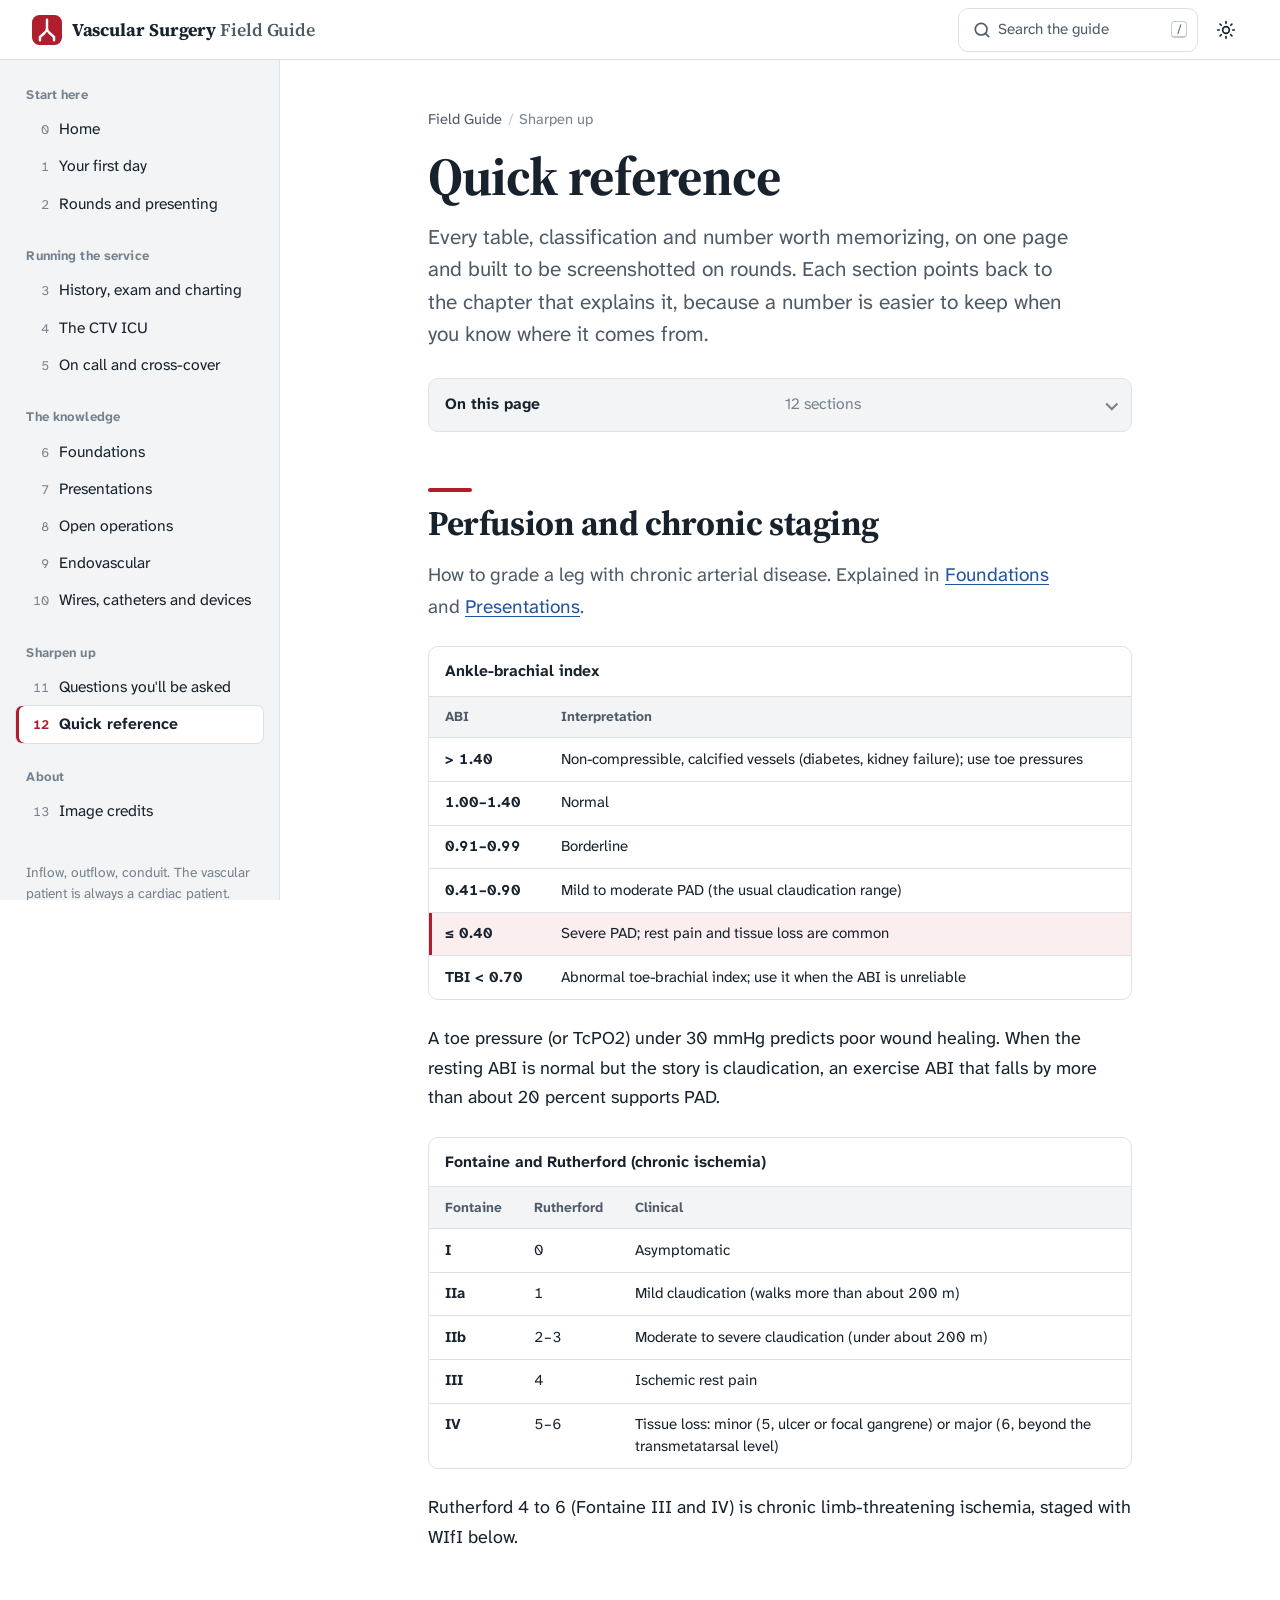
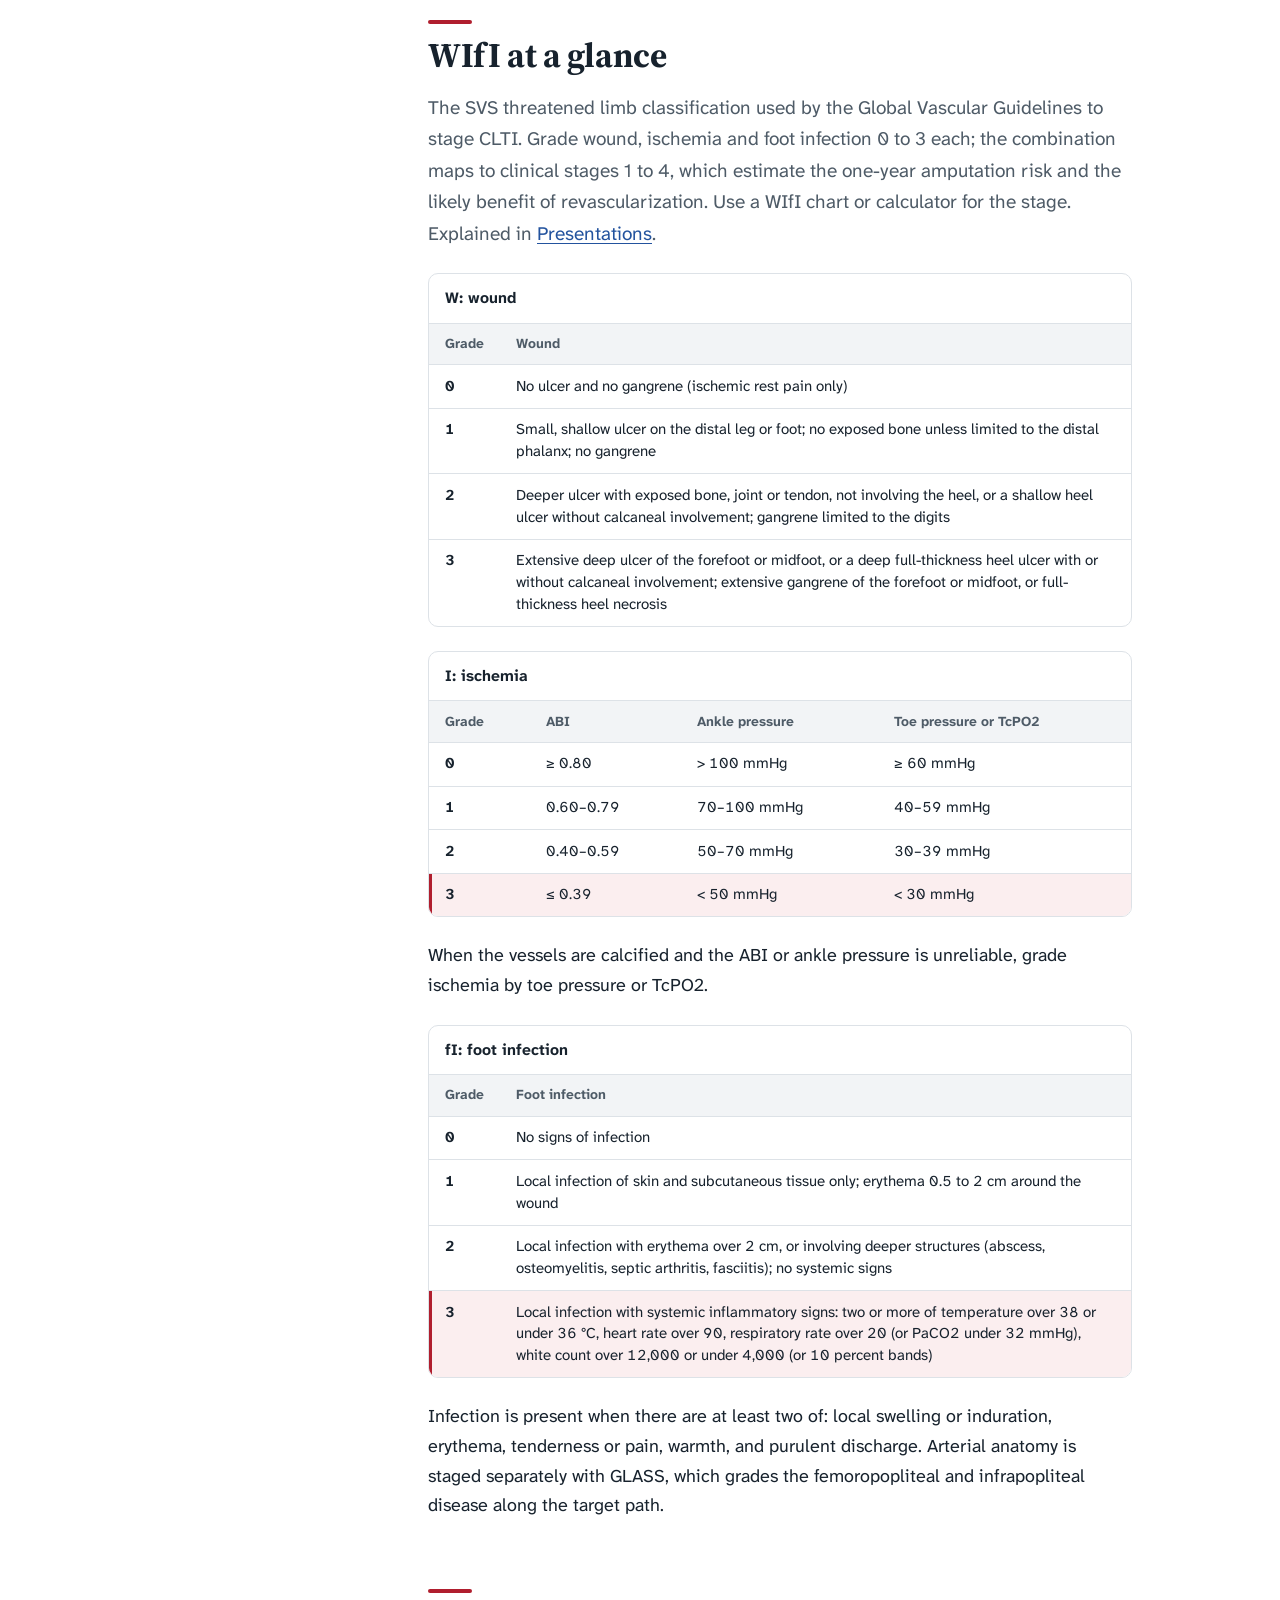
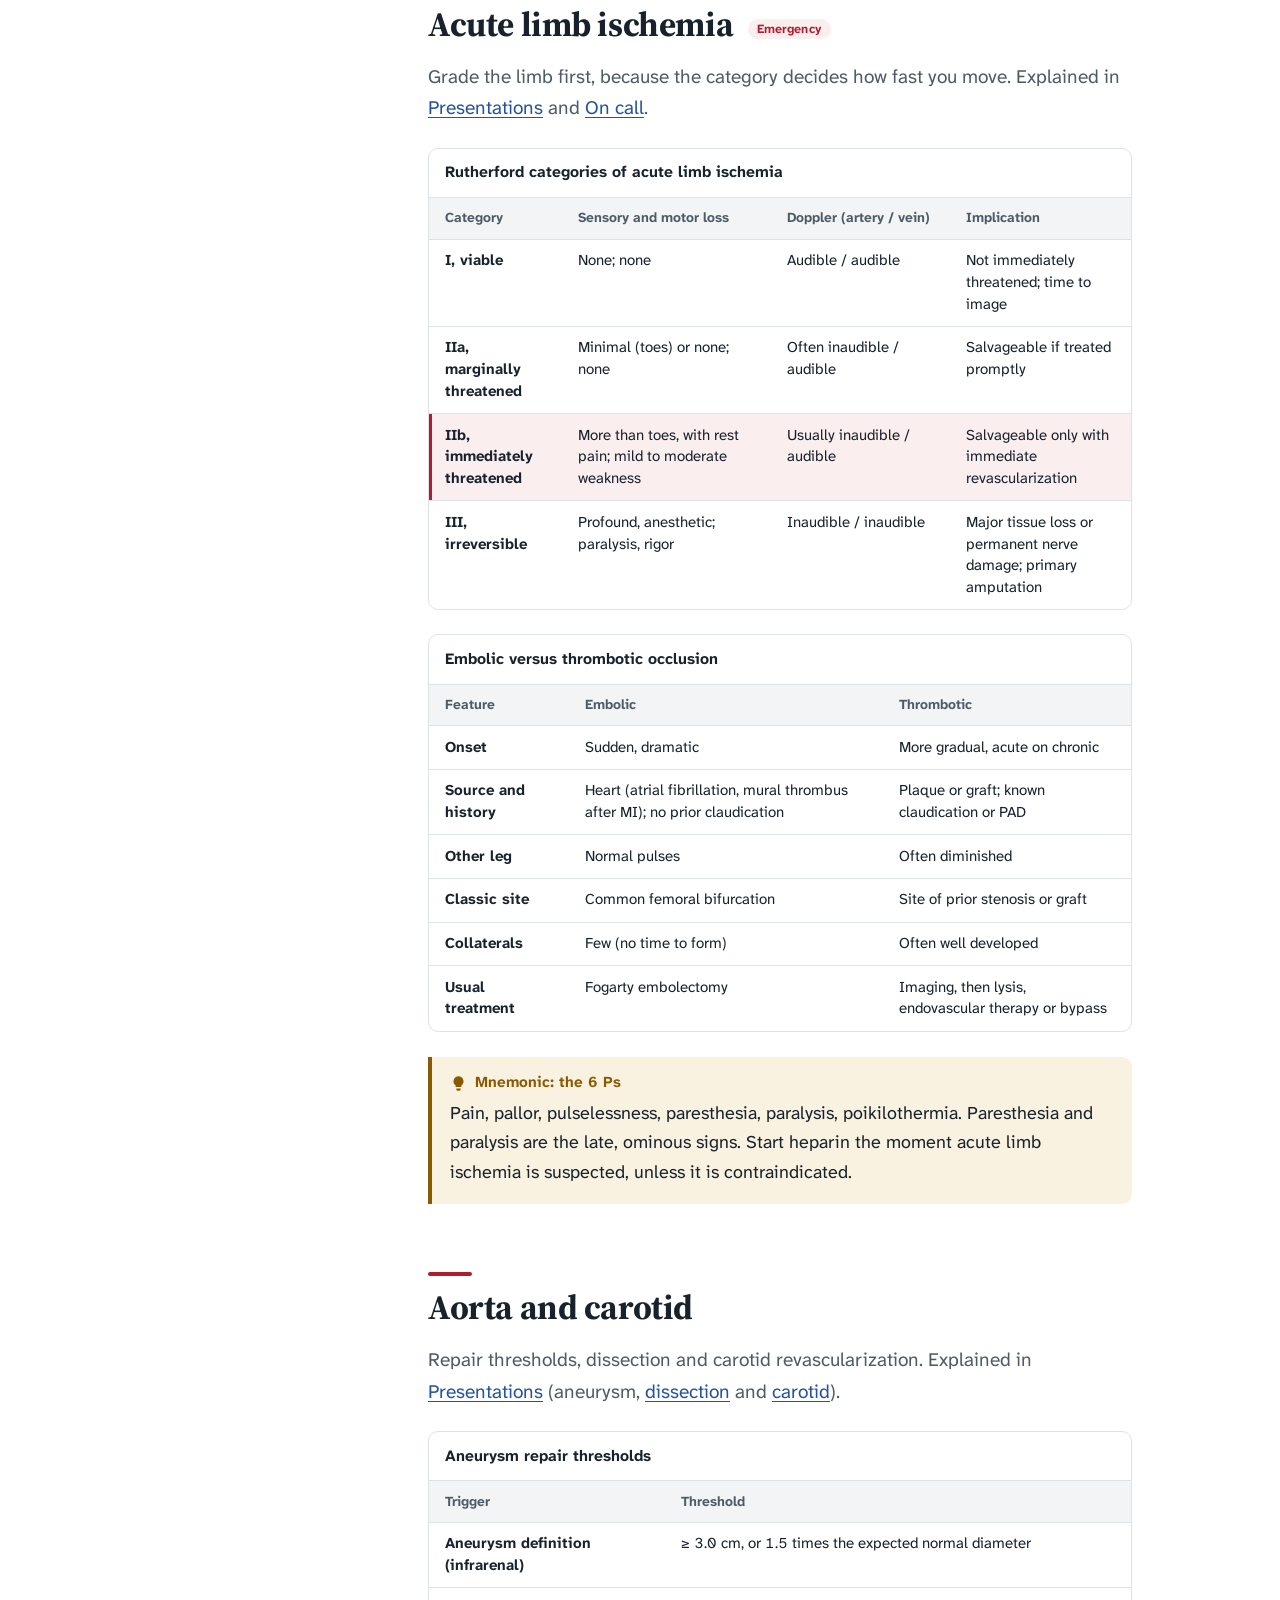
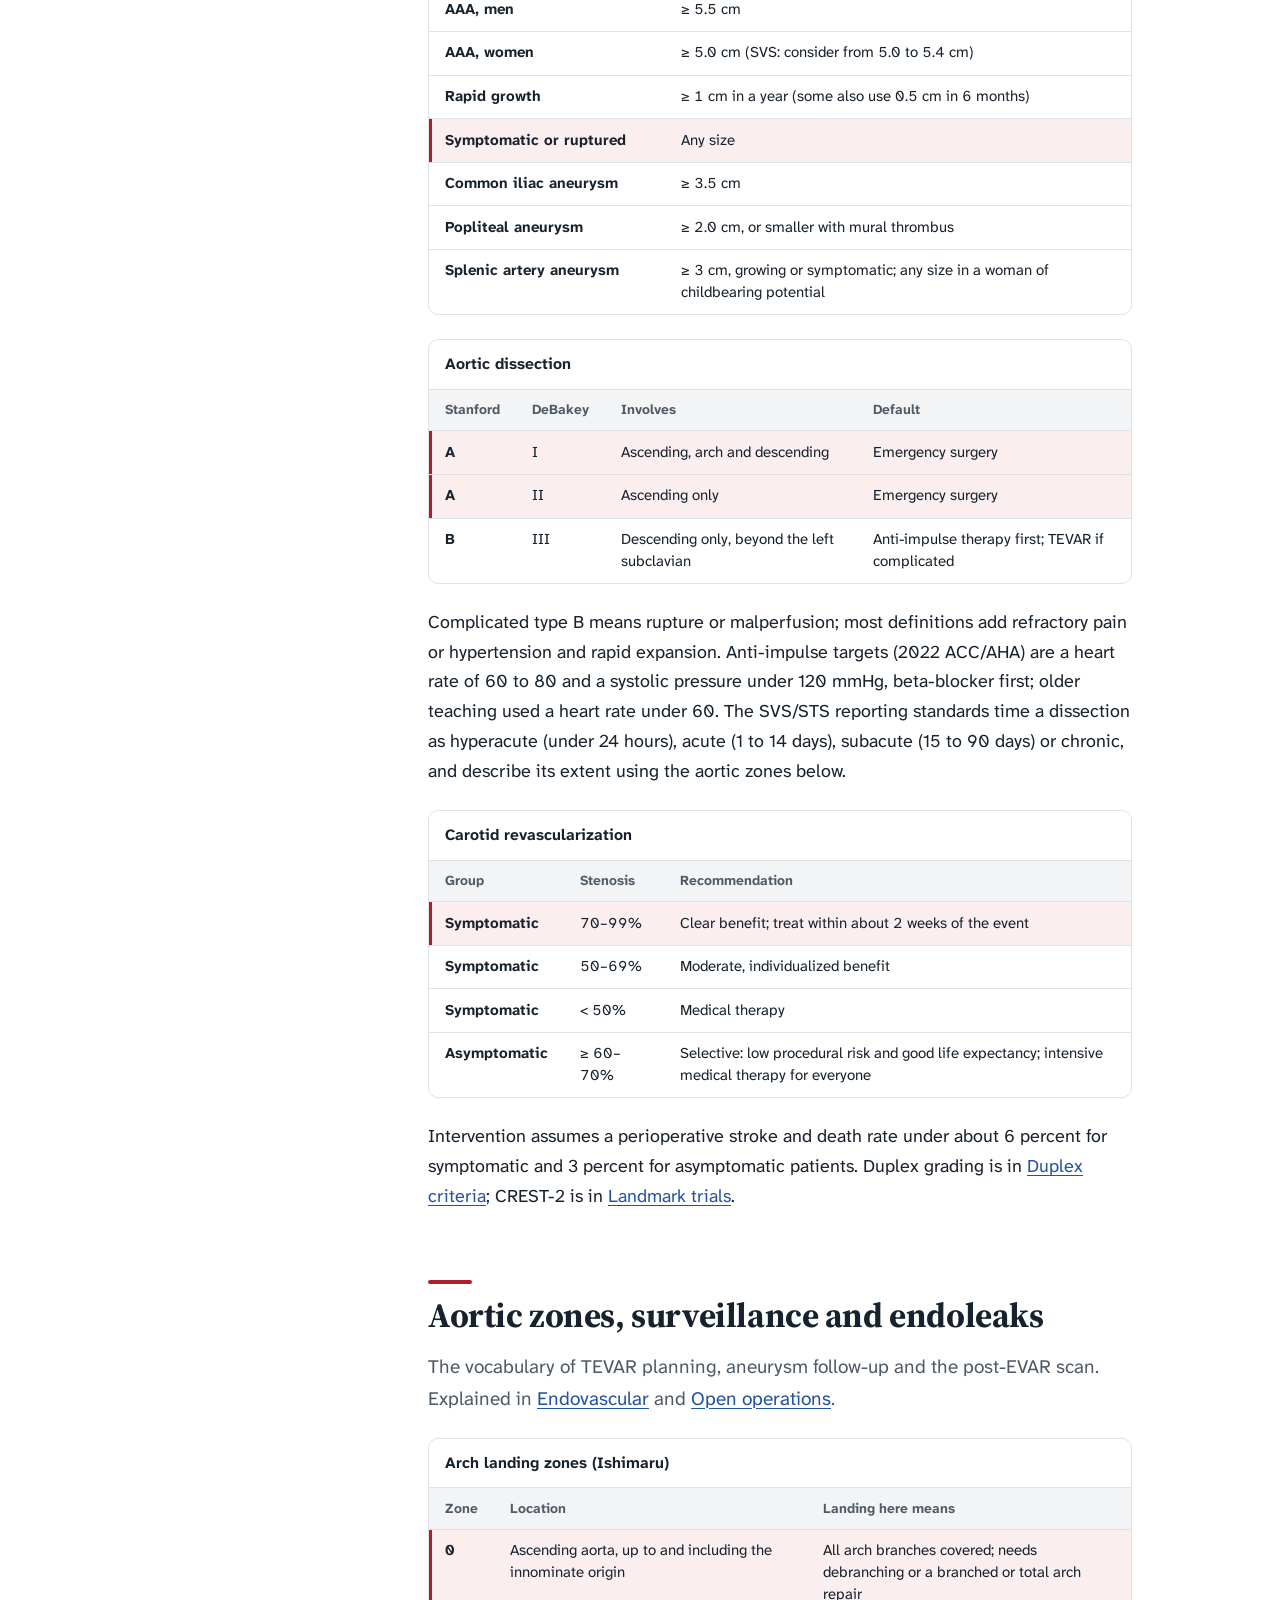
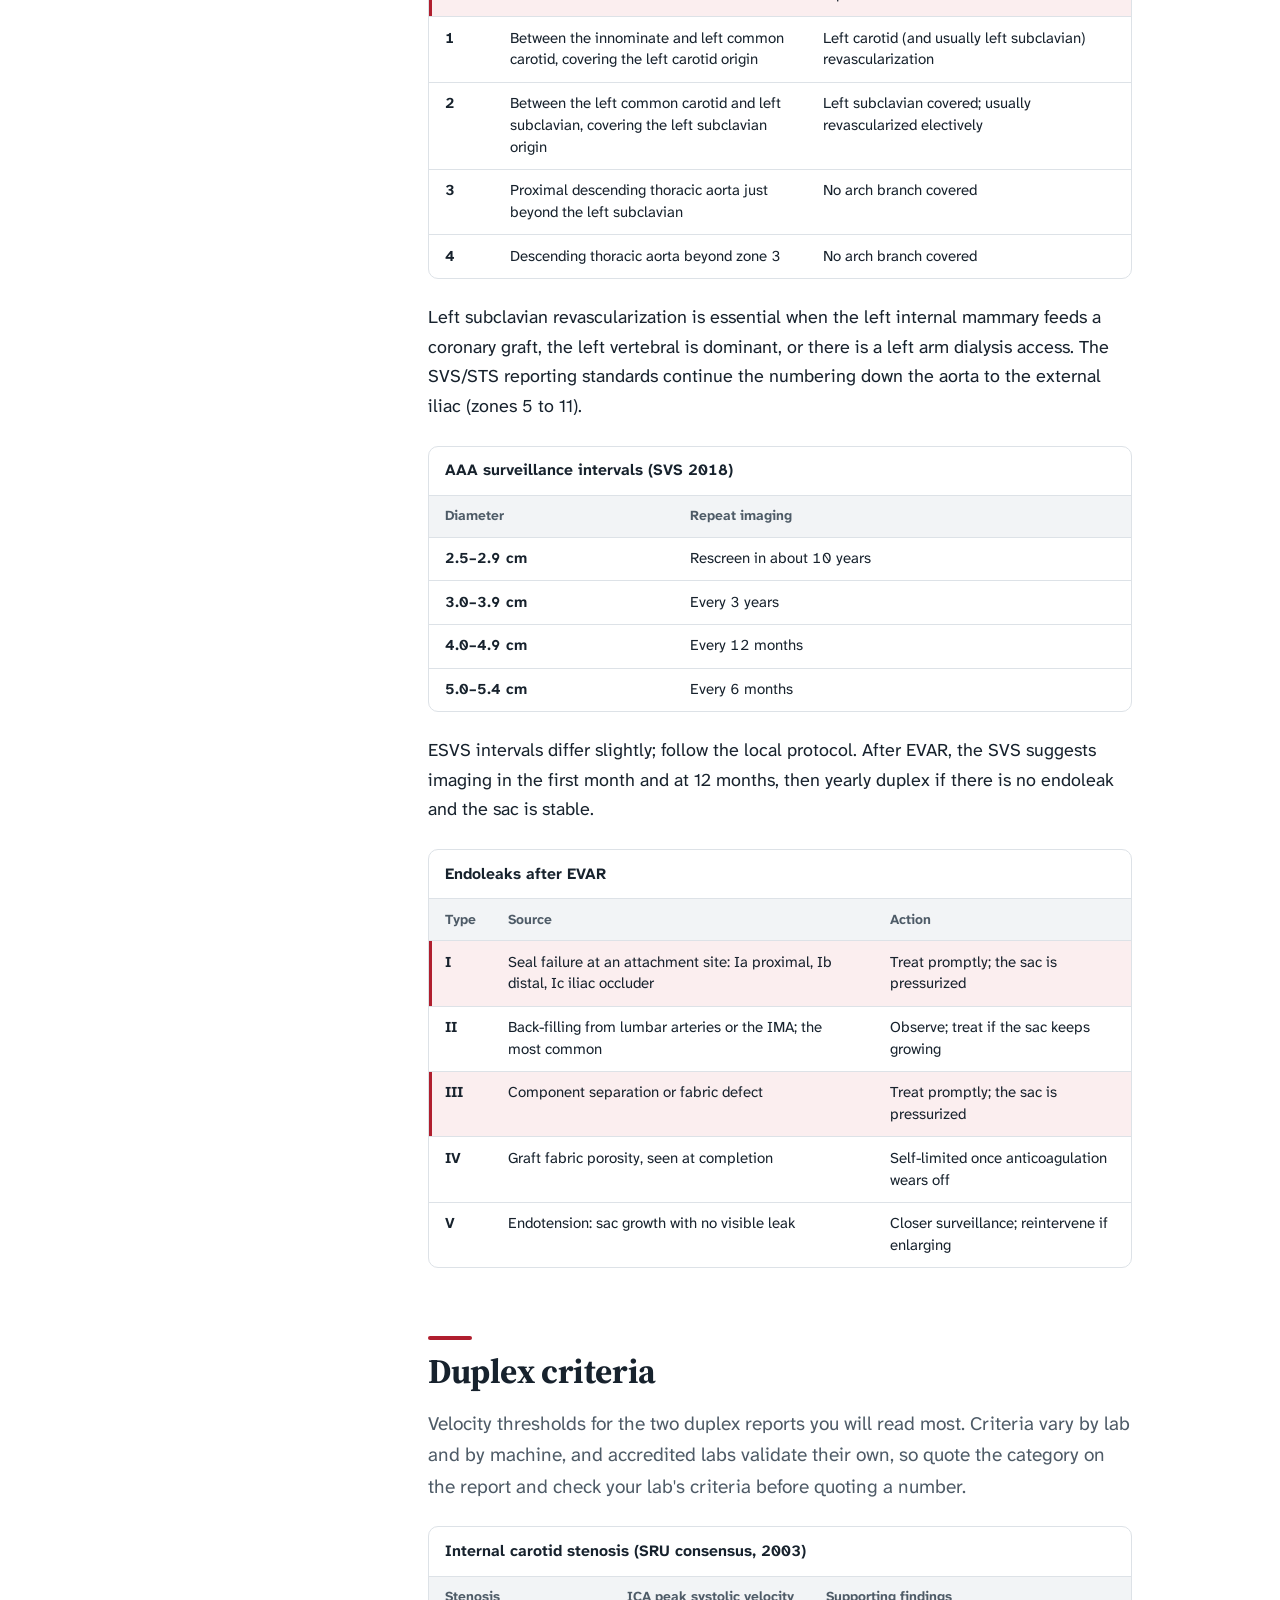
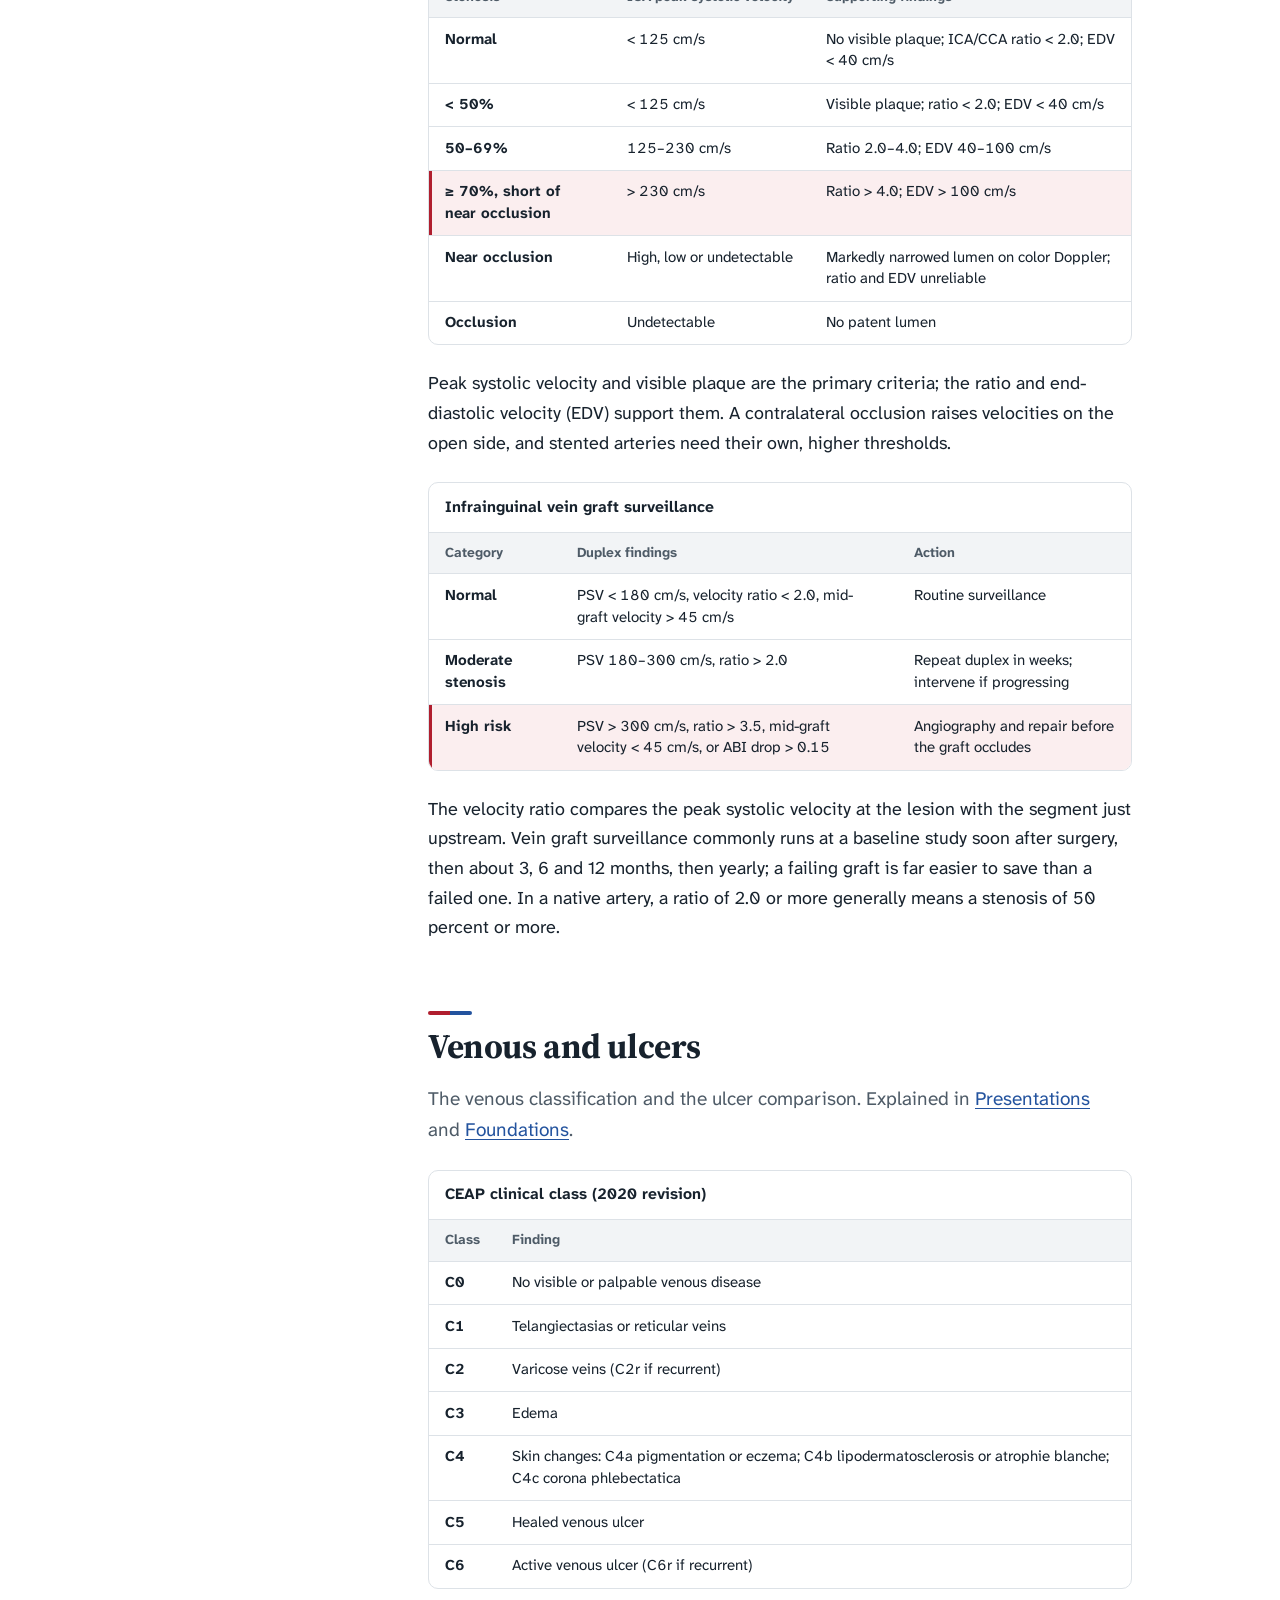
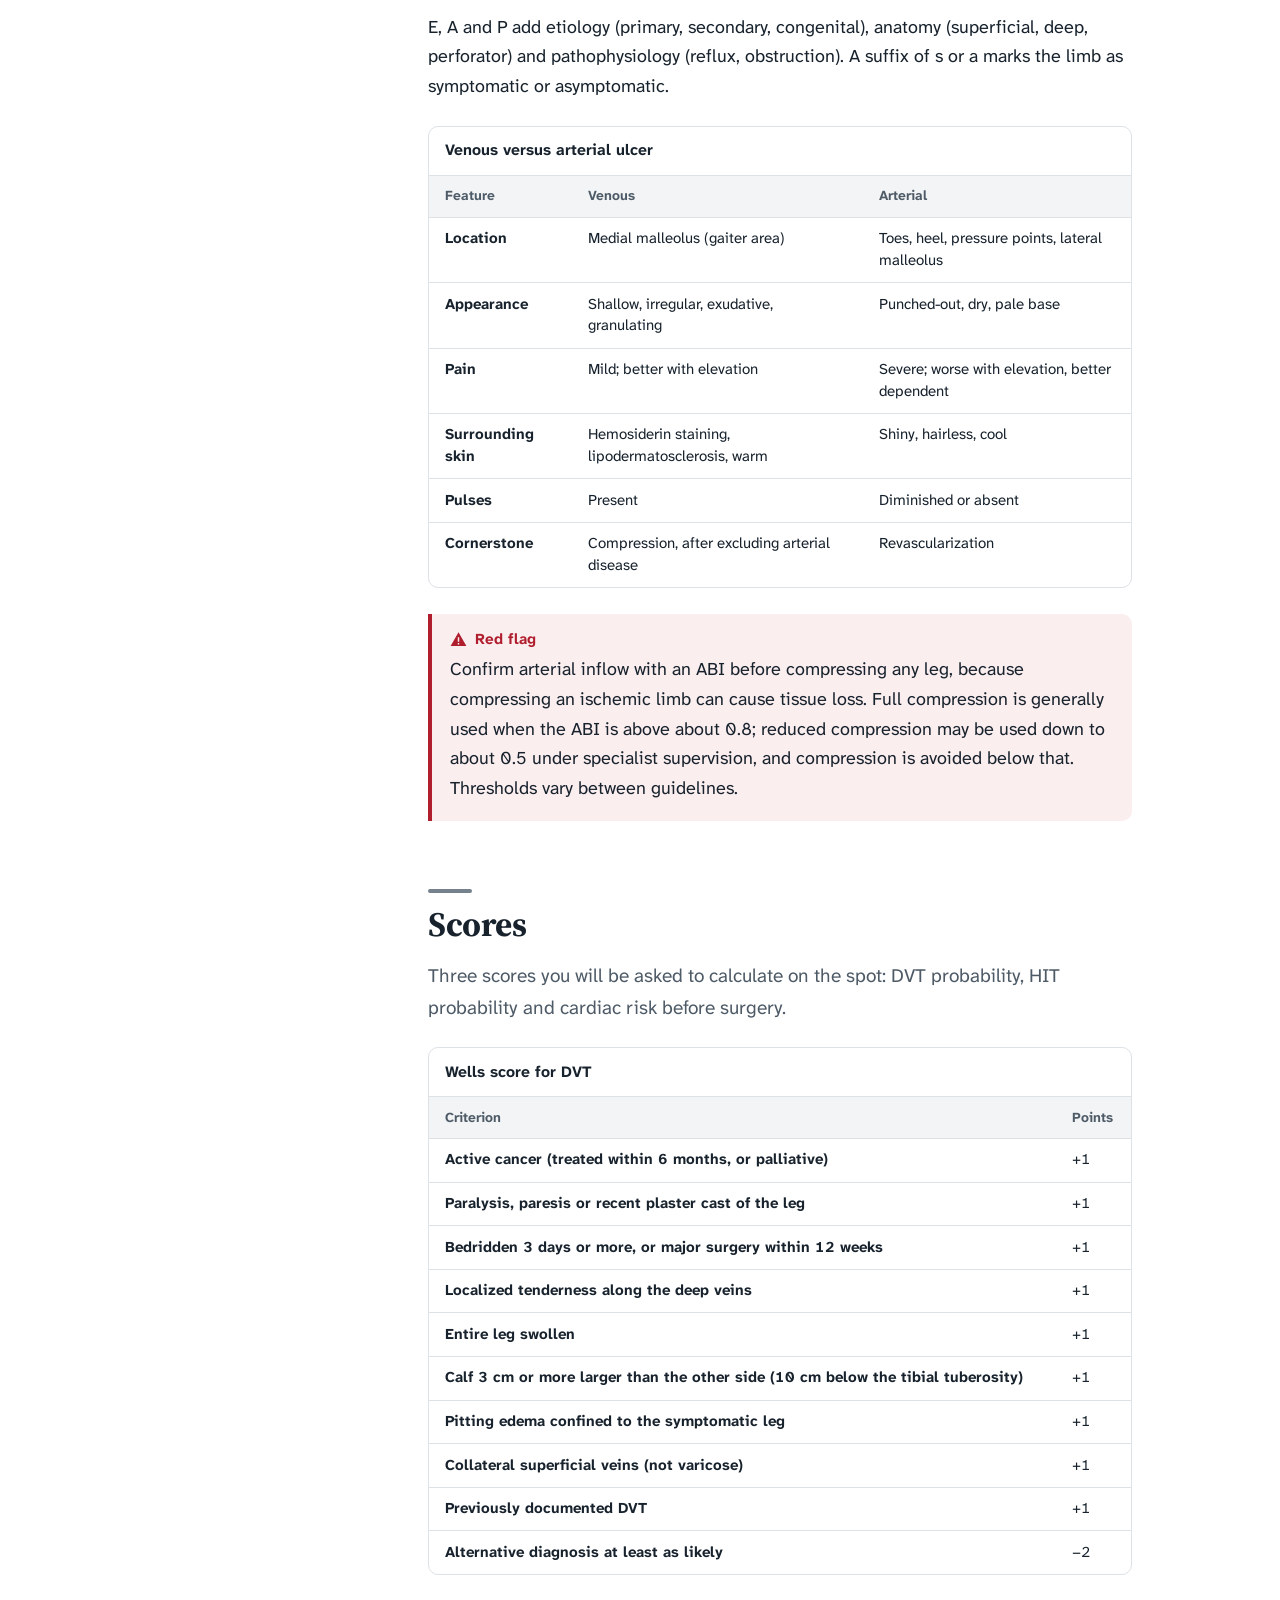
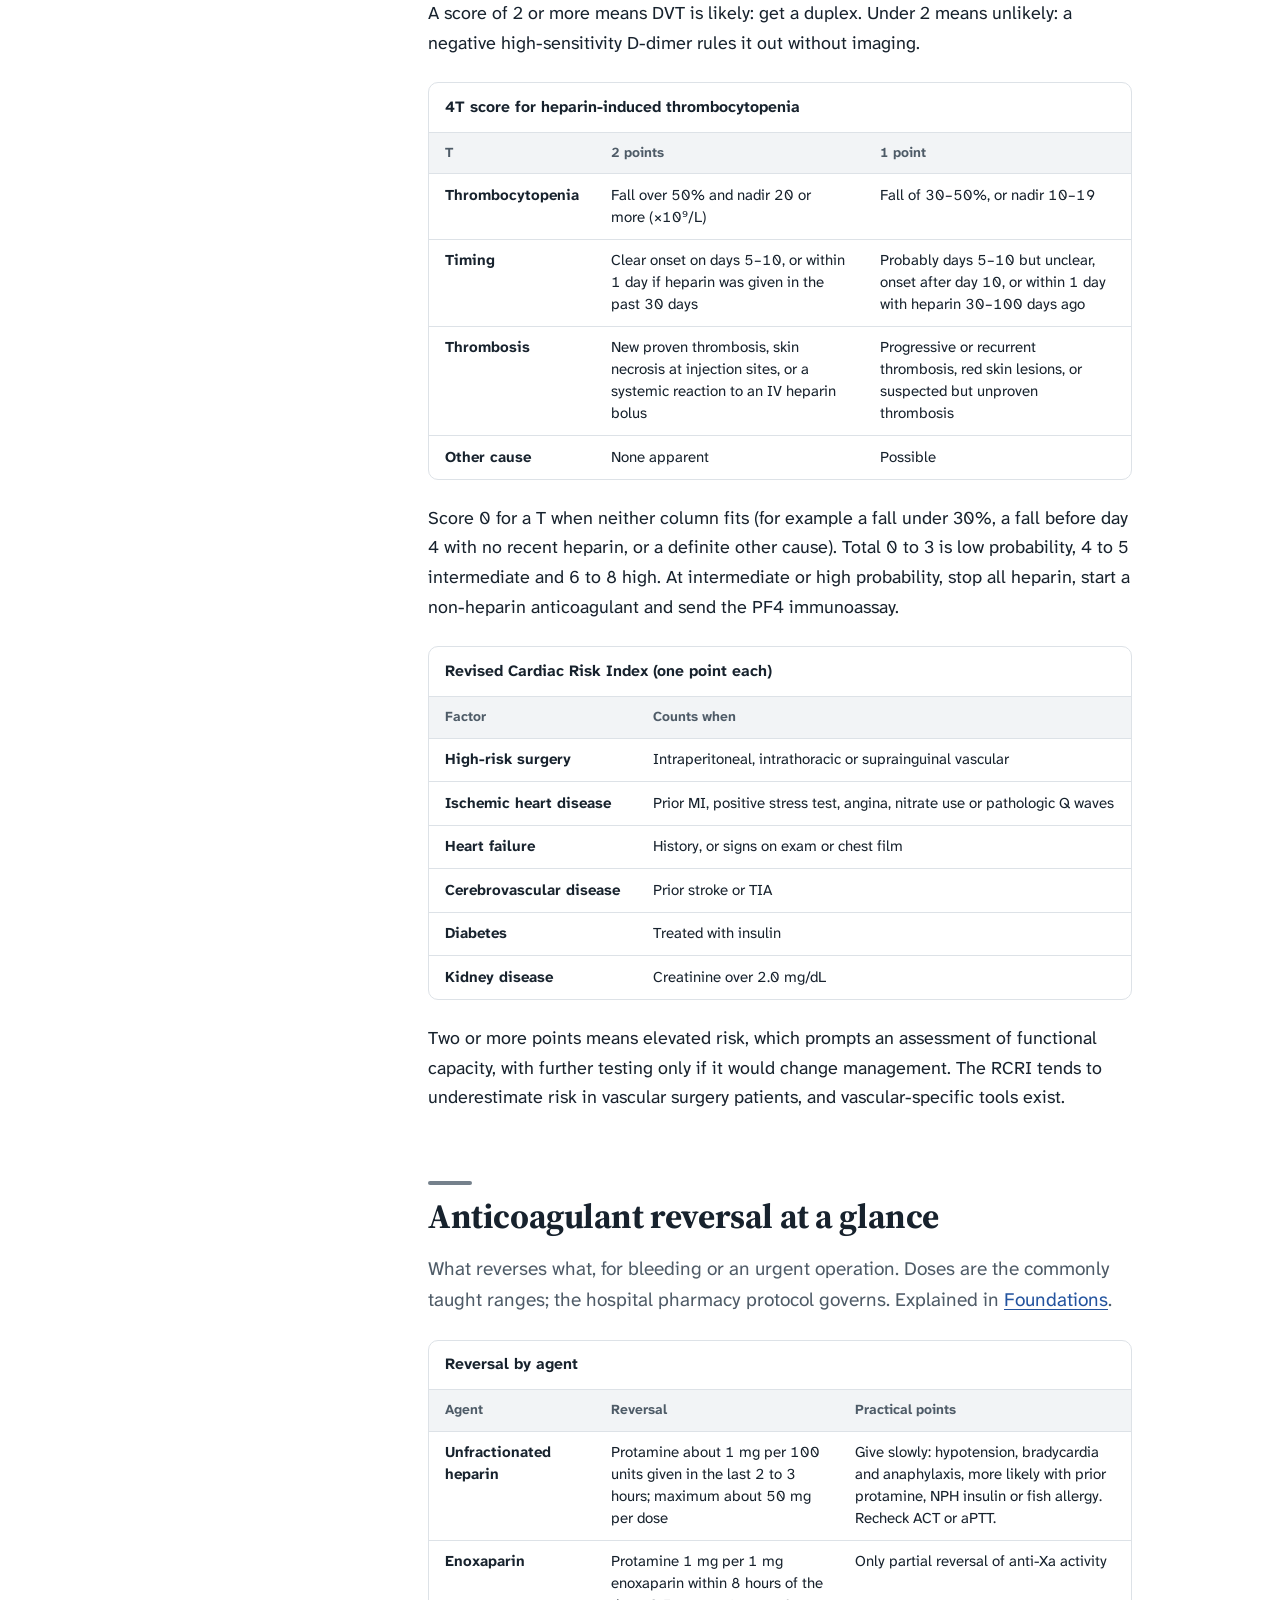
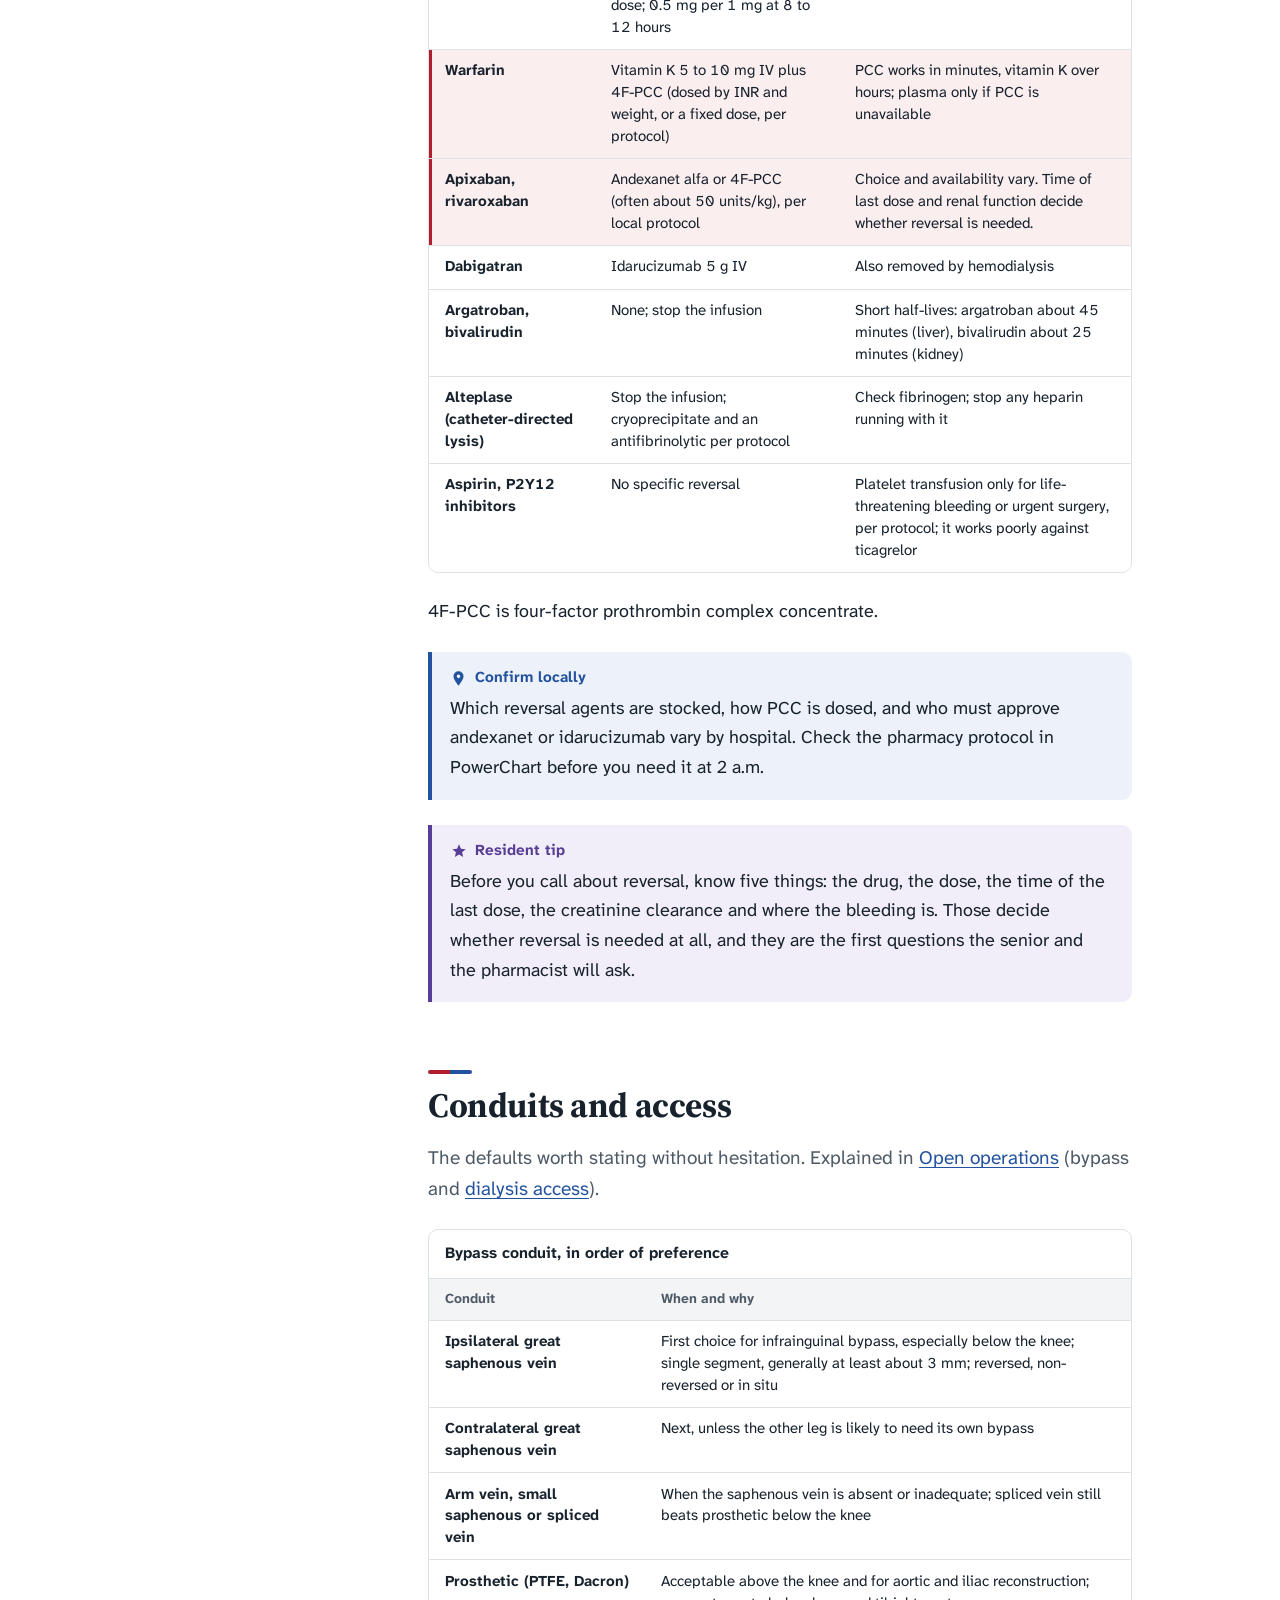
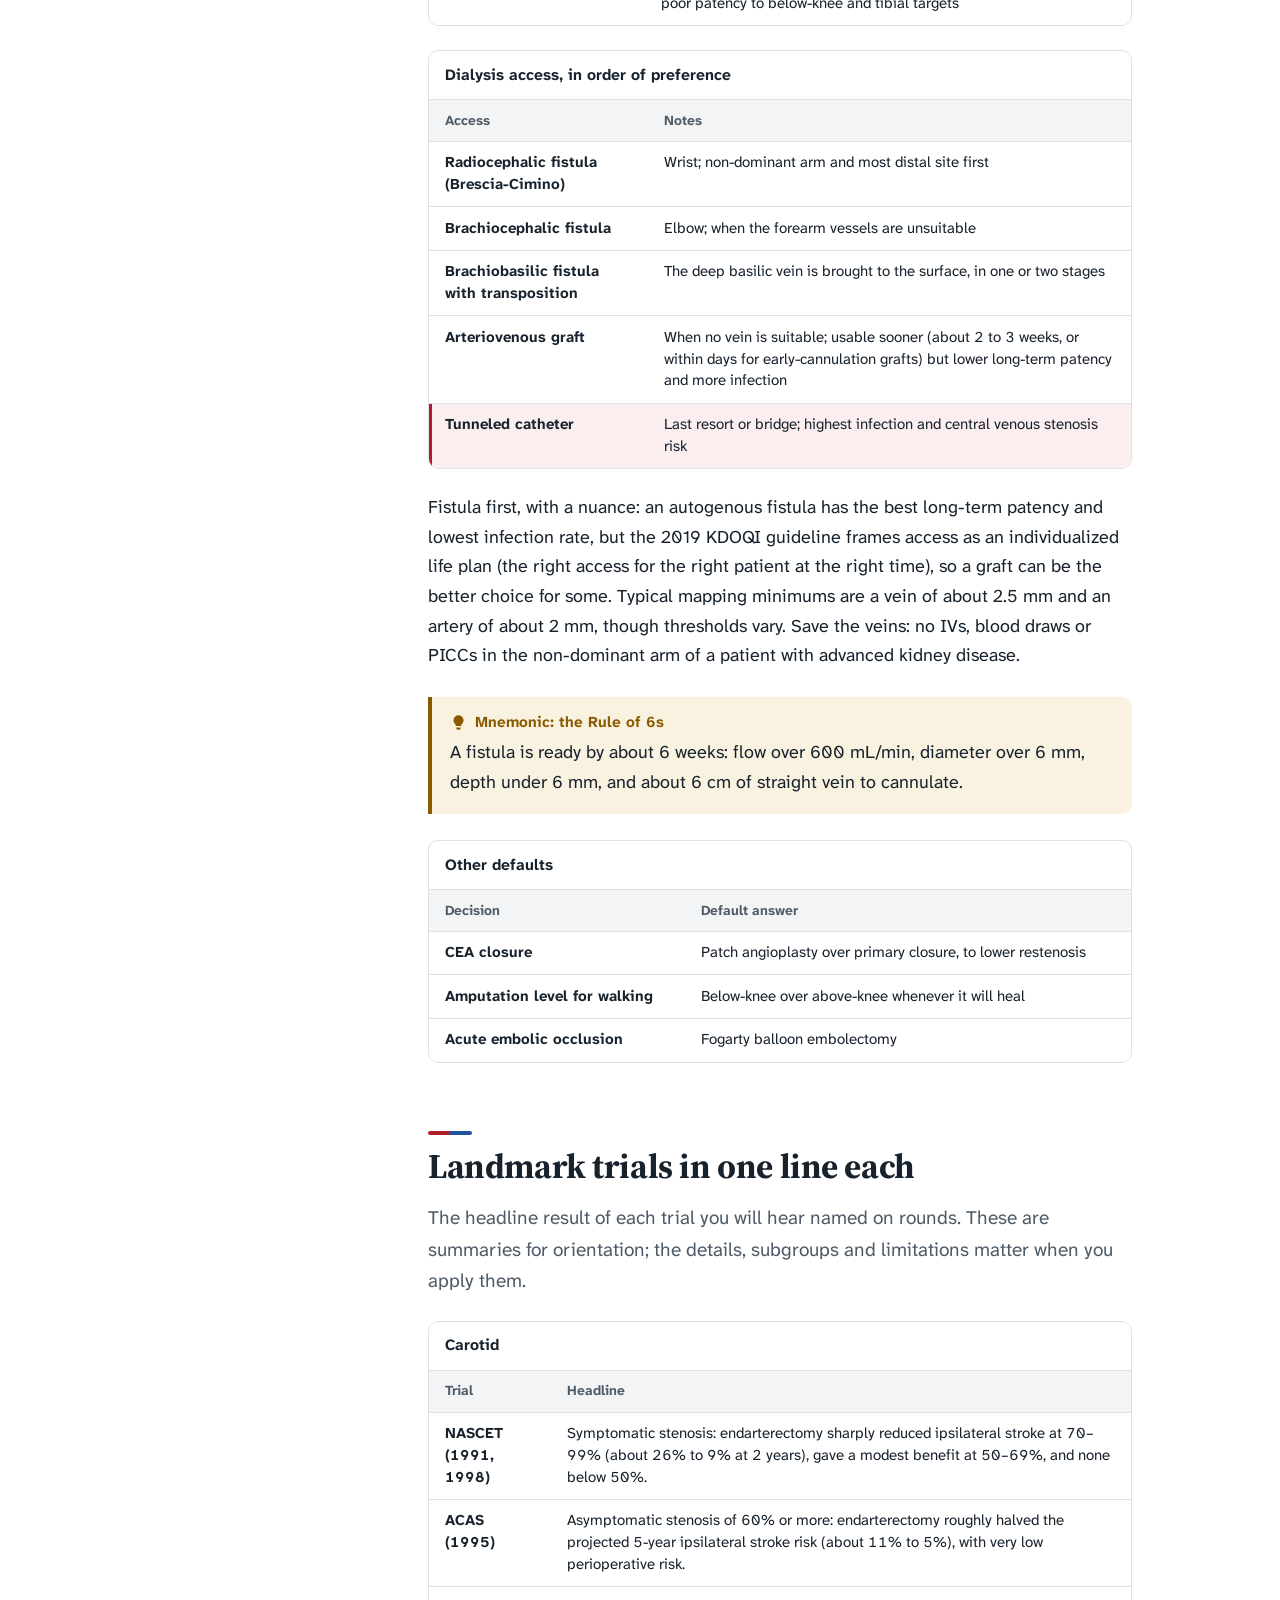
<file: reference.html>
<!DOCTYPE html>
<html lang="en">
<head>
<!-- @head -->
<meta charset="UTF-8">
<meta name="viewport" content="width=device-width, initial-scale=1">
<title>Quick reference | Vascular Surgery Field Guide</title>
<meta name="description" content="Every table, classification, and number worth memorizing, on one page.">
<meta name="theme-color" content="#FFFFFF" media="(prefers-color-scheme: light)">
<meta name="theme-color" content="#111A22" media="(prefers-color-scheme: dark)">
<link rel="icon" href="assets/favicon.svg" type="image/svg+xml">
<link rel="preconnect" href="https://fonts.googleapis.com">
<link rel="preconnect" href="https://fonts.gstatic.com" crossorigin>
<link rel="stylesheet" href="https://fonts.googleapis.com/css2?family=Atkinson+Hyperlegible+Next:ital,wght@0,400;0,600;0,700;1,400&family=Source+Serif+4:opsz,wght@8..60,600;8..60,700&display=swap">
<link rel="stylesheet" href="assets/styles.css?v=df72d687">
<script>(function(){var r=document.documentElement;r.classList.add('js');try{var t=localStorage.getItem('vfg-theme');if(t==='dark'||t==='light')r.setAttribute('data-theme',t);}catch(e){}})();</script>
<!-- /@head -->
</head>
<body>
<!-- @nav -->
<a class="skip" href="#main">Skip to content</a>
<header class="topbar">
  <button class="icon-btn menu-btn" type="button" data-nav-open aria-controls="rail" aria-expanded="false" aria-label="Open contents"><svg viewBox="0 0 24 24" fill="none" stroke="currentColor" stroke-width="2" stroke-linecap="round" aria-hidden="true"><path d="M4 7h16M4 12h16M4 17h16"/></svg></button>
  <a class="brand" href="index.html"><svg class="brand-mark" viewBox="0 0 32 32" aria-hidden="true"><rect width="32" height="32" rx="8" fill="#B01E2E"/><path d="M16 5v9.5c0 2.2-1.2 3.6-3 5L8.5 23.5V27M16 14.5c0 2.2 1.2 3.6 3 5l4.5 4V27" fill="none" stroke="#fff" stroke-width="2.6" stroke-linecap="round" stroke-linejoin="round"/></svg><span class="brand-name">Vascular Surgery <span>Field Guide</span></span></a>
  <div class="topbar-actions">
    <button class="icon-btn search-btn" type="button" data-search-open aria-label="Search the guide"><svg viewBox="0 0 24 24" fill="none" stroke="currentColor" stroke-width="2" stroke-linecap="round" aria-hidden="true"><circle cx="11" cy="11" r="7"/><path d="m20 20-3.5-3.5"/></svg><span class="lbl">Search the guide</span><kbd>/</kbd></button>
    <button class="icon-btn theme-btn" type="button" data-theme-toggle aria-label="Switch color theme"><svg class="sun" viewBox="0 0 24 24" fill="none" stroke="currentColor" stroke-width="2" stroke-linecap="round" aria-hidden="true"><circle cx="12" cy="12" r="4"/><path d="M12 2v2M12 20v2M4.9 4.9l1.4 1.4M17.7 17.7l1.4 1.4M2 12h2M20 12h2M4.9 19.1l1.4-1.4M17.7 6.3l1.4-1.4"/></svg><svg class="moon" viewBox="0 0 24 24" fill="none" stroke="currentColor" stroke-width="2" stroke-linecap="round" stroke-linejoin="round" aria-hidden="true"><path d="M20 14.5A8 8 0 1 1 9.5 4a6.5 6.5 0 0 0 10.5 10.5z"/></svg></button>
  </div>
</header>
<div class="scrim" data-nav-close></div>
<!-- /@nav -->
<div class="frame">
<!-- @rail -->
<nav class="rail" id="rail" aria-label="Guide contents">
  <div class="rail-close"><button class="icon-btn" type="button" data-nav-close aria-label="Close contents"><svg viewBox="0 0 24 24" fill="none" stroke="currentColor" stroke-width="2" stroke-linecap="round" aria-hidden="true"><path d="M6 6l12 12M18 6 6 18"/></svg></button></div>
  <div class="rail-group">
    <p class="rail-label">Start here</p>
    <ol>
      <li><a class="rail-link" href="index.html"><span class="rail-n">0</span>Home</a></li>
      <li><a class="rail-link" href="first-day.html"><span class="rail-n">1</span>Your first day</a></li>
      <li><a class="rail-link" href="rounds.html"><span class="rail-n">2</span>Rounds and presenting</a></li>
    </ol>
  </div>
  <div class="rail-group">
    <p class="rail-label">Running the service</p>
    <ol>
      <li><a class="rail-link" href="charting.html"><span class="rail-n">3</span>History, exam and charting</a></li>
      <li><a class="rail-link" href="ctv-icu.html"><span class="rail-n">4</span>The CTV ICU</a></li>
      <li><a class="rail-link" href="on-call.html"><span class="rail-n">5</span>On call and cross-cover</a></li>
    </ol>
  </div>
  <div class="rail-group">
    <p class="rail-label">The knowledge</p>
    <ol>
      <li><a class="rail-link" href="foundations.html"><span class="rail-n">6</span>Foundations</a></li>
      <li><a class="rail-link" href="presentations.html"><span class="rail-n">7</span>Presentations</a></li>
      <li><a class="rail-link" href="operations.html"><span class="rail-n">8</span>Open operations</a></li>
      <li><a class="rail-link" href="endovascular.html"><span class="rail-n">9</span>Endovascular</a></li>
      <li><a class="rail-link" href="devices.html"><span class="rail-n">10</span>Wires, catheters and devices</a></li>
    </ol>
  </div>
  <div class="rail-group">
    <p class="rail-label">Sharpen up</p>
    <ol>
      <li><a class="rail-link" href="questions.html"><span class="rail-n">11</span>Questions you&#x27;ll be asked</a></li>
      <li><a class="rail-link" href="reference.html" aria-current="page"><span class="rail-n">12</span>Quick reference</a></li>
    </ol>
  </div>
  <div class="rail-group">
    <p class="rail-label">About</p>
    <ol>
      <li><a class="rail-link" href="credits.html"><span class="rail-n">13</span>Image credits</a></li>
    </ol>
  </div>
  <p class="rail-note">Inflow, outflow, conduit. The vascular patient is always a cardiac patient.</p>
</nav>
<!-- /@rail -->
<main id="main" class="page" tabindex="-1">
  <header class="page-head">
    <!-- @crumb -->
<p class="crumb"><a href="index.html">Field Guide</a><span class="sep" aria-hidden="true">/</span>Sharpen up</p>
<!-- /@crumb -->
    <h1>Quick reference</h1>
    <p class="summary">Every table, classification and number worth memorizing, on one page and built to be screenshotted on rounds. Each section points back to the chapter that explains it, because a number is easier to keep when you know where it comes from.</p>
    <!-- @toc -->
<details class="toc-inline">
  <summary>On this page <span class="count">12 sections</span></summary>
  <ol>
    <li><a href="#staging">Perfusion and chronic staging</a></li>
    <li><a href="#wifi-ref">WIfI at a glance</a></li>
    <li><a href="#ali-ref">Acute limb ischemia</a></li>
    <li><a href="#aorta-carotid">Aorta and carotid</a></li>
    <li><a href="#aortic-ref">Aortic zones and endoleaks</a></li>
    <li><a href="#duplex-ref">Duplex criteria</a></li>
    <li><a href="#venous-ref">Venous and ulcers</a></li>
    <li><a href="#scores-ref">Scores</a></li>
    <li><a href="#anticoag-ref">Anticoagulant reversal</a></li>
    <li><a href="#conduits-ref">Conduits and access</a></li>
    <li><a href="#trials-ref">Landmark trials</a></li>
    <li><a href="#numbers">Numbers to memorize</a></li>
  </ol>
</details>
<!-- /@toc -->
  </header>

  <section class="sec" id="staging" data-title="Perfusion and chronic staging" data-bed="arterial">
    <h2>Perfusion and chronic staging</h2>
    <p class="sec-lede">How to grade a leg with chronic arterial disease. Explained in <a href="foundations.html#testing">Foundations</a> and <a href="presentations.html#claudication">Presentations</a>.</p>

    <div class="table-wrap"><table class="data">
      <caption>Ankle-brachial index</caption>
      <thead><tr><th scope="col">ABI</th><th scope="col">Interpretation</th></tr></thead>
      <tbody>
        <tr><th scope="row">&gt; 1.40</th><td>Non-compressible, calcified vessels (diabetes, kidney failure); use toe pressures</td></tr>
        <tr><th scope="row">1.00–1.40</th><td>Normal</td></tr>
        <tr><th scope="row">0.91–0.99</th><td>Borderline</td></tr>
        <tr><th scope="row">0.41–0.90</th><td>Mild to moderate PAD (the usual claudication range)</td></tr>
        <tr class="hot"><th scope="row">≤ 0.40</th><td>Severe PAD; rest pain and tissue loss are common</td></tr>
        <tr><th scope="row">TBI &lt; 0.70</th><td>Abnormal toe-brachial index; use it when the ABI is unreliable</td></tr>
      </tbody>
    </table></div>
    <p>A toe pressure (or TcPO2) under 30 mmHg predicts poor wound healing. When the resting ABI is normal but the story is claudication, an exercise ABI that falls by more than about 20 percent supports PAD.</p>

    <div class="table-wrap"><table class="data">
      <caption>Fontaine and Rutherford (chronic ischemia)</caption>
      <thead><tr><th scope="col">Fontaine</th><th scope="col">Rutherford</th><th scope="col">Clinical</th></tr></thead>
      <tbody>
        <tr><th scope="row">I</th><td>0</td><td>Asymptomatic</td></tr>
        <tr><th scope="row">IIa</th><td>1</td><td>Mild claudication (walks more than about 200 m)</td></tr>
        <tr><th scope="row">IIb</th><td>2–3</td><td>Moderate to severe claudication (under about 200 m)</td></tr>
        <tr><th scope="row">III</th><td>4</td><td>Ischemic rest pain</td></tr>
        <tr><th scope="row">IV</th><td>5–6</td><td>Tissue loss: minor (5, ulcer or focal gangrene) or major (6, beyond the transmetatarsal level)</td></tr>
      </tbody>
    </table></div>
    <p>Rutherford 4 to 6 (Fontaine III and IV) is chronic limb-threatening ischemia, staged with WIfI below.</p>
  </section>

  <section class="sec" id="wifi-ref" data-title="WIfI at a glance" data-bed="arterial">
    <h2>WIfI at a glance</h2>
    <p class="sec-lede">The SVS threatened limb classification used by the Global Vascular Guidelines to stage CLTI. Grade wound, ischemia and foot infection 0 to 3 each; the combination maps to clinical stages 1 to 4, which estimate the one-year amputation risk and the likely benefit of revascularization. Use a WIfI chart or calculator for the stage. Explained in <a href="presentations.html#clti">Presentations</a>.</p>

    <div class="table-wrap"><table class="data">
      <caption>W: wound</caption>
      <thead><tr><th scope="col">Grade</th><th scope="col">Wound</th></tr></thead>
      <tbody>
        <tr><th scope="row">0</th><td>No ulcer and no gangrene (ischemic rest pain only)</td></tr>
        <tr><th scope="row">1</th><td>Small, shallow ulcer on the distal leg or foot; no exposed bone unless limited to the distal phalanx; no gangrene</td></tr>
        <tr><th scope="row">2</th><td>Deeper ulcer with exposed bone, joint or tendon, not involving the heel, or a shallow heel ulcer without calcaneal involvement; gangrene limited to the digits</td></tr>
        <tr><th scope="row">3</th><td>Extensive deep ulcer of the forefoot or midfoot, or a deep full-thickness heel ulcer with or without calcaneal involvement; extensive gangrene of the forefoot or midfoot, or full-thickness heel necrosis</td></tr>
      </tbody>
    </table></div>

    <div class="table-wrap"><table class="data">
      <caption>I: ischemia</caption>
      <thead><tr><th scope="col">Grade</th><th scope="col">ABI</th><th scope="col">Ankle pressure</th><th scope="col">Toe pressure or TcPO2</th></tr></thead>
      <tbody>
        <tr><th scope="row">0</th><td>≥ 0.80</td><td>&gt; 100 mmHg</td><td>≥ 60 mmHg</td></tr>
        <tr><th scope="row">1</th><td>0.60–0.79</td><td>70–100 mmHg</td><td>40–59 mmHg</td></tr>
        <tr><th scope="row">2</th><td>0.40–0.59</td><td>50–70 mmHg</td><td>30–39 mmHg</td></tr>
        <tr class="hot"><th scope="row">3</th><td>≤ 0.39</td><td>&lt; 50 mmHg</td><td>&lt; 30 mmHg</td></tr>
      </tbody>
    </table></div>
    <p>When the vessels are calcified and the ABI or ankle pressure is unreliable, grade ischemia by toe pressure or TcPO2.</p>

    <div class="table-wrap"><table class="data">
      <caption>fI: foot infection</caption>
      <thead><tr><th scope="col">Grade</th><th scope="col">Foot infection</th></tr></thead>
      <tbody>
        <tr><th scope="row">0</th><td>No signs of infection</td></tr>
        <tr><th scope="row">1</th><td>Local infection of skin and subcutaneous tissue only; erythema 0.5 to 2 cm around the wound</td></tr>
        <tr><th scope="row">2</th><td>Local infection with erythema over 2 cm, or involving deeper structures (abscess, osteomyelitis, septic arthritis, fasciitis); no systemic signs</td></tr>
        <tr class="hot"><th scope="row">3</th><td>Local infection with systemic inflammatory signs: two or more of temperature over 38 or under 36 °C, heart rate over 90, respiratory rate over 20 (or PaCO2 under 32 mmHg), white count over 12,000 or under 4,000 (or 10 percent bands)</td></tr>
      </tbody>
    </table></div>
    <p>Infection is present when there are at least two of: local swelling or induration, erythema, tenderness or pain, warmth, and purulent discharge. Arterial anatomy is staged separately with GLASS, which grades the femoropopliteal and infrapopliteal disease along the target path.</p>
  </section>

  <section class="sec" id="ali-ref" data-title="Acute limb ischemia" data-bed="arterial">
    <h2>Acute limb ischemia <span class="tag urgent">Emergency</span></h2>
    <p class="sec-lede">Grade the limb first, because the category decides how fast you move. Explained in <a href="presentations.html#ali">Presentations</a> and <a href="on-call.html#cold-leg">On call</a>.</p>

    <div class="table-wrap"><table class="data">
      <caption>Rutherford categories of acute limb ischemia</caption>
      <thead><tr><th scope="col">Category</th><th scope="col">Sensory and motor loss</th><th scope="col">Doppler (artery / vein)</th><th scope="col">Implication</th></tr></thead>
      <tbody>
        <tr><th scope="row">I, viable</th><td>None; none</td><td>Audible / audible</td><td>Not immediately threatened; time to image</td></tr>
        <tr><th scope="row">IIa, marginally threatened</th><td>Minimal (toes) or none; none</td><td>Often inaudible / audible</td><td>Salvageable if treated promptly</td></tr>
        <tr class="hot"><th scope="row">IIb, immediately threatened</th><td>More than toes, with rest pain; mild to moderate weakness</td><td>Usually inaudible / audible</td><td>Salvageable only with immediate revascularization</td></tr>
        <tr><th scope="row">III, irreversible</th><td>Profound, anesthetic; paralysis, rigor</td><td>Inaudible / inaudible</td><td>Major tissue loss or permanent nerve damage; primary amputation</td></tr>
      </tbody>
    </table></div>

    <div class="table-wrap"><table class="data">
      <caption>Embolic versus thrombotic occlusion</caption>
      <thead><tr><th scope="col">Feature</th><th scope="col">Embolic</th><th scope="col">Thrombotic</th></tr></thead>
      <tbody>
        <tr><th scope="row">Onset</th><td>Sudden, dramatic</td><td>More gradual, acute on chronic</td></tr>
        <tr><th scope="row">Source and history</th><td>Heart (atrial fibrillation, mural thrombus after MI); no prior claudication</td><td>Plaque or graft; known claudication or PAD</td></tr>
        <tr><th scope="row">Other leg</th><td>Normal pulses</td><td>Often diminished</td></tr>
        <tr><th scope="row">Classic site</th><td>Common femoral bifurcation</td><td>Site of prior stenosis or graft</td></tr>
        <tr><th scope="row">Collaterals</th><td>Few (no time to form)</td><td>Often well developed</td></tr>
        <tr><th scope="row">Usual treatment</th><td>Fogarty embolectomy</td><td>Imaging, then lysis, endovascular therapy or bypass</td></tr>
      </tbody>
    </table></div>

    <aside class="note mnem">
      <p class="note-label">Mnemonic: the 6 Ps</p>
      <p>Pain, pallor, pulselessness, paresthesia, paralysis, poikilothermia. Paresthesia and paralysis are the late, ominous signs. Start heparin the moment acute limb ischemia is suspected, unless it is contraindicated.</p>
    </aside>
  </section>

  <section class="sec" id="aorta-carotid" data-title="Aorta and carotid" data-bed="arterial">
    <h2>Aorta and carotid</h2>
    <p class="sec-lede">Repair thresholds, dissection and carotid revascularization. Explained in <a href="presentations.html#aaa">Presentations</a> (aneurysm, <a href="presentations.html#dissection">dissection</a> and <a href="presentations.html#carotid">carotid</a>).</p>

    <div class="table-wrap"><table class="data">
      <caption>Aneurysm repair thresholds</caption>
      <thead><tr><th scope="col">Trigger</th><th scope="col">Threshold</th></tr></thead>
      <tbody>
        <tr><th scope="row">Aneurysm definition (infrarenal)</th><td>≥ 3.0 cm, or 1.5 times the expected normal diameter</td></tr>
        <tr><th scope="row">AAA, men</th><td>≥ 5.5 cm</td></tr>
        <tr><th scope="row">AAA, women</th><td>≥ 5.0 cm (SVS: consider from 5.0 to 5.4 cm)</td></tr>
        <tr><th scope="row">Rapid growth</th><td>≥ 1 cm in a year (some also use 0.5 cm in 6 months)</td></tr>
        <tr class="hot"><th scope="row">Symptomatic or ruptured</th><td>Any size</td></tr>
        <tr><th scope="row">Common iliac aneurysm</th><td>≥ 3.5 cm</td></tr>
        <tr><th scope="row">Popliteal aneurysm</th><td>≥ 2.0 cm, or smaller with mural thrombus</td></tr>
        <tr><th scope="row">Splenic artery aneurysm</th><td>≥ 3 cm, growing or symptomatic; any size in a woman of childbearing potential</td></tr>
      </tbody>
    </table></div>

    <div class="table-wrap"><table class="data">
      <caption>Aortic dissection</caption>
      <thead><tr><th scope="col">Stanford</th><th scope="col">DeBakey</th><th scope="col">Involves</th><th scope="col">Default</th></tr></thead>
      <tbody>
        <tr class="hot"><th scope="row">A</th><td>I</td><td>Ascending, arch and descending</td><td>Emergency surgery</td></tr>
        <tr class="hot"><th scope="row">A</th><td>II</td><td>Ascending only</td><td>Emergency surgery</td></tr>
        <tr><th scope="row">B</th><td>III</td><td>Descending only, beyond the left subclavian</td><td>Anti-impulse therapy first; TEVAR if complicated</td></tr>
      </tbody>
    </table></div>
    <p>Complicated type B means rupture or malperfusion; most definitions add refractory pain or hypertension and rapid expansion. Anti-impulse targets (2022 ACC/AHA) are a heart rate of 60 to 80 and a systolic pressure under 120 mmHg, beta-blocker first; older teaching used a heart rate under 60. The SVS/STS reporting standards time a dissection as hyperacute (under 24 hours), acute (1 to 14 days), subacute (15 to 90 days) or chronic, and describe its extent using the aortic zones below.</p>

    <div class="table-wrap"><table class="data">
      <caption>Carotid revascularization</caption>
      <thead><tr><th scope="col">Group</th><th scope="col">Stenosis</th><th scope="col">Recommendation</th></tr></thead>
      <tbody>
        <tr class="hot"><th scope="row">Symptomatic</th><td>70–99%</td><td>Clear benefit; treat within about 2 weeks of the event</td></tr>
        <tr><th scope="row">Symptomatic</th><td>50–69%</td><td>Moderate, individualized benefit</td></tr>
        <tr><th scope="row">Symptomatic</th><td>&lt; 50%</td><td>Medical therapy</td></tr>
        <tr><th scope="row">Asymptomatic</th><td>≥ 60–70%</td><td>Selective: low procedural risk and good life expectancy; intensive medical therapy for everyone</td></tr>
      </tbody>
    </table></div>
    <p>Intervention assumes a perioperative stroke and death rate under about 6 percent for symptomatic and 3 percent for asymptomatic patients. Duplex grading is in <a href="#duplex-ref">Duplex criteria</a>; CREST-2 is in <a href="#trials-ref">Landmark trials</a>.</p>
  </section>

  <section class="sec" id="aortic-ref" data-title="Aortic zones and endoleaks" data-bed="arterial">
    <h2>Aortic zones, surveillance and endoleaks</h2>
    <p class="sec-lede">The vocabulary of TEVAR planning, aneurysm follow-up and the post-EVAR scan. Explained in <a href="endovascular.html#evar-tevar">Endovascular</a> and <a href="operations.html#evar">Open operations</a>.</p>

    <div class="table-wrap"><table class="data">
      <caption>Arch landing zones (Ishimaru)</caption>
      <thead><tr><th scope="col">Zone</th><th scope="col">Location</th><th scope="col">Landing here means</th></tr></thead>
      <tbody>
        <tr class="hot"><th scope="row">0</th><td>Ascending aorta, up to and including the innominate origin</td><td>All arch branches covered; needs debranching or a branched or total arch repair</td></tr>
        <tr><th scope="row">1</th><td>Between the innominate and left common carotid, covering the left carotid origin</td><td>Left carotid (and usually left subclavian) revascularization</td></tr>
        <tr><th scope="row">2</th><td>Between the left common carotid and left subclavian, covering the left subclavian origin</td><td>Left subclavian covered; usually revascularized electively</td></tr>
        <tr><th scope="row">3</th><td>Proximal descending thoracic aorta just beyond the left subclavian</td><td>No arch branch covered</td></tr>
        <tr><th scope="row">4</th><td>Descending thoracic aorta beyond zone 3</td><td>No arch branch covered</td></tr>
      </tbody>
    </table></div>
    <p>Left subclavian revascularization is essential when the left internal mammary feeds a coronary graft, the left vertebral is dominant, or there is a left arm dialysis access. The SVS/STS reporting standards continue the numbering down the aorta to the external iliac (zones 5 to 11).</p>

    <div class="table-wrap"><table class="data">
      <caption>AAA surveillance intervals (SVS 2018)</caption>
      <thead><tr><th scope="col">Diameter</th><th scope="col">Repeat imaging</th></tr></thead>
      <tbody>
        <tr><th scope="row">2.5–2.9 cm</th><td>Rescreen in about 10 years</td></tr>
        <tr><th scope="row">3.0–3.9 cm</th><td>Every 3 years</td></tr>
        <tr><th scope="row">4.0–4.9 cm</th><td>Every 12 months</td></tr>
        <tr><th scope="row">5.0–5.4 cm</th><td>Every 6 months</td></tr>
      </tbody>
    </table></div>
    <p>ESVS intervals differ slightly; follow the local protocol. After EVAR, the SVS suggests imaging in the first month and at 12 months, then yearly duplex if there is no endoleak and the sac is stable.</p>

    <div class="table-wrap"><table class="data">
      <caption>Endoleaks after EVAR</caption>
      <thead><tr><th scope="col">Type</th><th scope="col">Source</th><th scope="col">Action</th></tr></thead>
      <tbody>
        <tr class="hot"><th scope="row">I</th><td>Seal failure at an attachment site: Ia proximal, Ib distal, Ic iliac occluder</td><td>Treat promptly; the sac is pressurized</td></tr>
        <tr><th scope="row">II</th><td>Back-filling from lumbar arteries or the IMA; the most common</td><td>Observe; treat if the sac keeps growing</td></tr>
        <tr class="hot"><th scope="row">III</th><td>Component separation or fabric defect</td><td>Treat promptly; the sac is pressurized</td></tr>
        <tr><th scope="row">IV</th><td>Graft fabric porosity, seen at completion</td><td>Self-limited once anticoagulation wears off</td></tr>
        <tr><th scope="row">V</th><td>Endotension: sac growth with no visible leak</td><td>Closer surveillance; reintervene if enlarging</td></tr>
      </tbody>
    </table></div>
  </section>

  <section class="sec" id="duplex-ref" data-title="Duplex criteria" data-bed="arterial">
    <h2>Duplex criteria</h2>
    <p class="sec-lede">Velocity thresholds for the two duplex reports you will read most. Criteria vary by lab and by machine, and accredited labs validate their own, so quote the category on the report and check your lab's criteria before quoting a number.</p>

    <div class="table-wrap"><table class="data">
      <caption>Internal carotid stenosis (SRU consensus, 2003)</caption>
      <thead><tr><th scope="col">Stenosis</th><th scope="col">ICA peak systolic velocity</th><th scope="col">Supporting findings</th></tr></thead>
      <tbody>
        <tr><th scope="row">Normal</th><td>&lt; 125 cm/s</td><td>No visible plaque; ICA/CCA ratio &lt; 2.0; EDV &lt; 40 cm/s</td></tr>
        <tr><th scope="row">&lt; 50%</th><td>&lt; 125 cm/s</td><td>Visible plaque; ratio &lt; 2.0; EDV &lt; 40 cm/s</td></tr>
        <tr><th scope="row">50–69%</th><td>125–230 cm/s</td><td>Ratio 2.0–4.0; EDV 40–100 cm/s</td></tr>
        <tr class="hot"><th scope="row">≥ 70%, short of near occlusion</th><td>&gt; 230 cm/s</td><td>Ratio &gt; 4.0; EDV &gt; 100 cm/s</td></tr>
        <tr><th scope="row">Near occlusion</th><td>High, low or undetectable</td><td>Markedly narrowed lumen on color Doppler; ratio and EDV unreliable</td></tr>
        <tr><th scope="row">Occlusion</th><td>Undetectable</td><td>No patent lumen</td></tr>
      </tbody>
    </table></div>
    <p>Peak systolic velocity and visible plaque are the primary criteria; the ratio and end-diastolic velocity (EDV) support them. A contralateral occlusion raises velocities on the open side, and stented arteries need their own, higher thresholds.</p>

    <div class="table-wrap"><table class="data">
      <caption>Infrainguinal vein graft surveillance</caption>
      <thead><tr><th scope="col">Category</th><th scope="col">Duplex findings</th><th scope="col">Action</th></tr></thead>
      <tbody>
        <tr><th scope="row">Normal</th><td>PSV &lt; 180 cm/s, velocity ratio &lt; 2.0, mid-graft velocity &gt; 45 cm/s</td><td>Routine surveillance</td></tr>
        <tr><th scope="row">Moderate stenosis</th><td>PSV 180–300 cm/s, ratio &gt; 2.0</td><td>Repeat duplex in weeks; intervene if progressing</td></tr>
        <tr class="hot"><th scope="row">High risk</th><td>PSV &gt; 300 cm/s, ratio &gt; 3.5, mid-graft velocity &lt; 45 cm/s, or ABI drop &gt; 0.15</td><td>Angiography and repair before the graft occludes</td></tr>
      </tbody>
    </table></div>
    <p>The velocity ratio compares the peak systolic velocity at the lesion with the segment just upstream. Vein graft surveillance commonly runs at a baseline study soon after surgery, then about 3, 6 and 12 months, then yearly; a failing graft is far easier to save than a failed one. In a native artery, a ratio of 2.0 or more generally means a stenosis of 50 percent or more.</p>
  </section>

  <section class="sec" id="venous-ref" data-title="Venous and ulcers" data-bed="both">
    <h2>Venous and ulcers</h2>
    <p class="sec-lede">The venous classification and the ulcer comparison. Explained in <a href="presentations.html#cvi">Presentations</a> and <a href="foundations.html#venous">Foundations</a>.</p>

    <div class="table-wrap"><table class="data">
      <caption>CEAP clinical class (2020 revision)</caption>
      <thead><tr><th scope="col">Class</th><th scope="col">Finding</th></tr></thead>
      <tbody>
        <tr><th scope="row">C0</th><td>No visible or palpable venous disease</td></tr>
        <tr><th scope="row">C1</th><td>Telangiectasias or reticular veins</td></tr>
        <tr><th scope="row">C2</th><td>Varicose veins (C2r if recurrent)</td></tr>
        <tr><th scope="row">C3</th><td>Edema</td></tr>
        <tr><th scope="row">C4</th><td>Skin changes: C4a pigmentation or eczema; C4b lipodermatosclerosis or atrophie blanche; C4c corona phlebectatica</td></tr>
        <tr><th scope="row">C5</th><td>Healed venous ulcer</td></tr>
        <tr><th scope="row">C6</th><td>Active venous ulcer (C6r if recurrent)</td></tr>
      </tbody>
    </table></div>
    <p>E, A and P add etiology (primary, secondary, congenital), anatomy (superficial, deep, perforator) and pathophysiology (reflux, obstruction). A suffix of s or a marks the limb as symptomatic or asymptomatic.</p>

    <div class="table-wrap"><table class="data">
      <caption>Venous versus arterial ulcer</caption>
      <thead><tr><th scope="col">Feature</th><th scope="col">Venous</th><th scope="col">Arterial</th></tr></thead>
      <tbody>
        <tr><th scope="row">Location</th><td>Medial malleolus (gaiter area)</td><td>Toes, heel, pressure points, lateral malleolus</td></tr>
        <tr><th scope="row">Appearance</th><td>Shallow, irregular, exudative, granulating</td><td>Punched-out, dry, pale base</td></tr>
        <tr><th scope="row">Pain</th><td>Mild; better with elevation</td><td>Severe; worse with elevation, better dependent</td></tr>
        <tr><th scope="row">Surrounding skin</th><td>Hemosiderin staining, lipodermatosclerosis, warm</td><td>Shiny, hairless, cool</td></tr>
        <tr><th scope="row">Pulses</th><td>Present</td><td>Diminished or absent</td></tr>
        <tr><th scope="row">Cornerstone</th><td>Compression, after excluding arterial disease</td><td>Revascularization</td></tr>
      </tbody>
    </table></div>

    <aside class="note flag">
      <p class="note-label">Red flag</p>
      <p>Confirm arterial inflow with an ABI before compressing any leg, because compressing an ischemic limb can cause tissue loss. Full compression is generally used when the ABI is above about 0.8; reduced compression may be used down to about 0.5 under specialist supervision, and compression is avoided below that. Thresholds vary between guidelines.</p>
    </aside>
  </section>

  <section class="sec" id="scores-ref" data-title="Scores">
    <h2>Scores</h2>
    <p class="sec-lede">Three scores you will be asked to calculate on the spot: DVT probability, HIT probability and cardiac risk before surgery.</p>

    <div class="table-wrap"><table class="data">
      <caption>Wells score for DVT</caption>
      <thead><tr><th scope="col">Criterion</th><th scope="col">Points</th></tr></thead>
      <tbody>
        <tr><th scope="row">Active cancer (treated within 6 months, or palliative)</th><td>+1</td></tr>
        <tr><th scope="row">Paralysis, paresis or recent plaster cast of the leg</th><td>+1</td></tr>
        <tr><th scope="row">Bedridden 3 days or more, or major surgery within 12 weeks</th><td>+1</td></tr>
        <tr><th scope="row">Localized tenderness along the deep veins</th><td>+1</td></tr>
        <tr><th scope="row">Entire leg swollen</th><td>+1</td></tr>
        <tr><th scope="row">Calf 3 cm or more larger than the other side (10 cm below the tibial tuberosity)</th><td>+1</td></tr>
        <tr><th scope="row">Pitting edema confined to the symptomatic leg</th><td>+1</td></tr>
        <tr><th scope="row">Collateral superficial veins (not varicose)</th><td>+1</td></tr>
        <tr><th scope="row">Previously documented DVT</th><td>+1</td></tr>
        <tr><th scope="row">Alternative diagnosis at least as likely</th><td>−2</td></tr>
      </tbody>
    </table></div>
    <p>A score of 2 or more means DVT is likely: get a duplex. Under 2 means unlikely: a negative high-sensitivity D-dimer rules it out without imaging.</p>

    <div class="table-wrap"><table class="data">
      <caption>4T score for heparin-induced thrombocytopenia</caption>
      <thead><tr><th scope="col">T</th><th scope="col">2 points</th><th scope="col">1 point</th></tr></thead>
      <tbody>
        <tr><th scope="row">Thrombocytopenia</th><td>Fall over 50% and nadir 20 or more (×10⁹/L)</td><td>Fall of 30–50%, or nadir 10–19</td></tr>
        <tr><th scope="row">Timing</th><td>Clear onset on days 5–10, or within 1 day if heparin was given in the past 30 days</td><td>Probably days 5–10 but unclear, onset after day 10, or within 1 day with heparin 30–100 days ago</td></tr>
        <tr><th scope="row">Thrombosis</th><td>New proven thrombosis, skin necrosis at injection sites, or a systemic reaction to an IV heparin bolus</td><td>Progressive or recurrent thrombosis, red skin lesions, or suspected but unproven thrombosis</td></tr>
        <tr><th scope="row">Other cause</th><td>None apparent</td><td>Possible</td></tr>
      </tbody>
    </table></div>
    <p>Score 0 for a T when neither column fits (for example a fall under 30%, a fall before day 4 with no recent heparin, or a definite other cause). Total 0 to 3 is low probability, 4 to 5 intermediate and 6 to 8 high. At intermediate or high probability, stop all heparin, start a non-heparin anticoagulant and send the PF4 immunoassay.</p>

    <div class="table-wrap"><table class="data">
      <caption>Revised Cardiac Risk Index (one point each)</caption>
      <thead><tr><th scope="col">Factor</th><th scope="col">Counts when</th></tr></thead>
      <tbody>
        <tr><th scope="row">High-risk surgery</th><td>Intraperitoneal, intrathoracic or suprainguinal vascular</td></tr>
        <tr><th scope="row">Ischemic heart disease</th><td>Prior MI, positive stress test, angina, nitrate use or pathologic Q waves</td></tr>
        <tr><th scope="row">Heart failure</th><td>History, or signs on exam or chest film</td></tr>
        <tr><th scope="row">Cerebrovascular disease</th><td>Prior stroke or TIA</td></tr>
        <tr><th scope="row">Diabetes</th><td>Treated with insulin</td></tr>
        <tr><th scope="row">Kidney disease</th><td>Creatinine over 2.0 mg/dL</td></tr>
      </tbody>
    </table></div>
    <p>Two or more points means elevated risk, which prompts an assessment of functional capacity, with further testing only if it would change management. The RCRI tends to underestimate risk in vascular surgery patients, and vascular-specific tools exist.</p>
  </section>

  <section class="sec" id="anticoag-ref" data-title="Anticoagulant reversal">
    <h2>Anticoagulant reversal at a glance</h2>
    <p class="sec-lede">What reverses what, for bleeding or an urgent operation. Doses are the commonly taught ranges; the hospital pharmacy protocol governs. Explained in <a href="foundations.html#anticoag">Foundations</a>.</p>

    <div class="table-wrap"><table class="data">
      <caption>Reversal by agent</caption>
      <thead><tr><th scope="col">Agent</th><th scope="col">Reversal</th><th scope="col">Practical points</th></tr></thead>
      <tbody>
        <tr><th scope="row">Unfractionated heparin</th><td>Protamine about 1 mg per 100 units given in the last 2 to 3 hours; maximum about 50 mg per dose</td><td>Give slowly: hypotension, bradycardia and anaphylaxis, more likely with prior protamine, NPH insulin or fish allergy. Recheck ACT or aPTT.</td></tr>
        <tr><th scope="row">Enoxaparin</th><td>Protamine 1 mg per 1 mg enoxaparin within 8 hours of the dose; 0.5 mg per 1 mg at 8 to 12 hours</td><td>Only partial reversal of anti-Xa activity</td></tr>
        <tr class="hot"><th scope="row">Warfarin</th><td>Vitamin K 5 to 10 mg IV plus 4F-PCC (dosed by INR and weight, or a fixed dose, per protocol)</td><td>PCC works in minutes, vitamin K over hours; plasma only if PCC is unavailable</td></tr>
        <tr class="hot"><th scope="row">Apixaban, rivaroxaban</th><td>Andexanet alfa or 4F-PCC (often about 50 units/kg), per local protocol</td><td>Choice and availability vary. Time of last dose and renal function decide whether reversal is needed.</td></tr>
        <tr><th scope="row">Dabigatran</th><td>Idarucizumab 5 g IV</td><td>Also removed by hemodialysis</td></tr>
        <tr><th scope="row">Argatroban, bivalirudin</th><td>None; stop the infusion</td><td>Short half-lives: argatroban about 45 minutes (liver), bivalirudin about 25 minutes (kidney)</td></tr>
        <tr><th scope="row">Alteplase (catheter-directed lysis)</th><td>Stop the infusion; cryoprecipitate and an antifibrinolytic per protocol</td><td>Check fibrinogen; stop any heparin running with it</td></tr>
        <tr><th scope="row">Aspirin, P2Y12 inhibitors</th><td>No specific reversal</td><td>Platelet transfusion only for life-threatening bleeding or urgent surgery, per protocol; it works poorly against ticagrelor</td></tr>
      </tbody>
    </table></div>
    <p>4F-PCC is four-factor prothrombin complex concentrate.</p>
    <aside class="note local">
      <p class="note-label">Confirm locally</p>
      <p>Which reversal agents are stocked, how PCC is dosed, and who must approve andexanet or idarucizumab vary by hospital. Check the pharmacy protocol in PowerChart before you need it at 2 a.m.</p>
    </aside>
    <aside class="note tip">
      <p class="note-label">Resident tip</p>
      <p>Before you call about reversal, know five things: the drug, the dose, the time of the last dose, the creatinine clearance and where the bleeding is. Those decide whether reversal is needed at all, and they are the first questions the senior and the pharmacist will ask.</p>
    </aside>
  </section>

  <section class="sec" id="conduits-ref" data-title="Conduits and access" data-bed="both">
    <h2>Conduits and access</h2>
    <p class="sec-lede">The defaults worth stating without hesitation. Explained in <a href="operations.html#bypass">Open operations</a> (bypass and <a href="operations.html#access">dialysis access</a>).</p>

    <div class="table-wrap"><table class="data">
      <caption>Bypass conduit, in order of preference</caption>
      <thead><tr><th scope="col">Conduit</th><th scope="col">When and why</th></tr></thead>
      <tbody>
        <tr><th scope="row">Ipsilateral great saphenous vein</th><td>First choice for infrainguinal bypass, especially below the knee; single segment, generally at least about 3 mm; reversed, non-reversed or in situ</td></tr>
        <tr><th scope="row">Contralateral great saphenous vein</th><td>Next, unless the other leg is likely to need its own bypass</td></tr>
        <tr><th scope="row">Arm vein, small saphenous or spliced vein</th><td>When the saphenous vein is absent or inadequate; spliced vein still beats prosthetic below the knee</td></tr>
        <tr><th scope="row">Prosthetic (PTFE, Dacron)</th><td>Acceptable above the knee and for aortic and iliac reconstruction; poor patency to below-knee and tibial targets</td></tr>
      </tbody>
    </table></div>

    <div class="table-wrap"><table class="data">
      <caption>Dialysis access, in order of preference</caption>
      <thead><tr><th scope="col">Access</th><th scope="col">Notes</th></tr></thead>
      <tbody>
        <tr><th scope="row">Radiocephalic fistula (Brescia-Cimino)</th><td>Wrist; non-dominant arm and most distal site first</td></tr>
        <tr><th scope="row">Brachiocephalic fistula</th><td>Elbow; when the forearm vessels are unsuitable</td></tr>
        <tr><th scope="row">Brachiobasilic fistula with transposition</th><td>The deep basilic vein is brought to the surface, in one or two stages</td></tr>
        <tr><th scope="row">Arteriovenous graft</th><td>When no vein is suitable; usable sooner (about 2 to 3 weeks, or within days for early-cannulation grafts) but lower long-term patency and more infection</td></tr>
        <tr class="hot"><th scope="row">Tunneled catheter</th><td>Last resort or bridge; highest infection and central venous stenosis risk</td></tr>
      </tbody>
    </table></div>
    <p>Fistula first, with a nuance: an autogenous fistula has the best long-term patency and lowest infection rate, but the 2019 KDOQI guideline frames access as an individualized life plan (the right access for the right patient at the right time), so a graft can be the better choice for some. Typical mapping minimums are a vein of about 2.5 mm and an artery of about 2 mm, though thresholds vary. Save the veins: no IVs, blood draws or PICCs in the non-dominant arm of a patient with advanced kidney disease.</p>

    <aside class="note mnem">
      <p class="note-label">Mnemonic: the Rule of 6s</p>
      <p>A fistula is ready by about 6 weeks: flow over 600 mL/min, diameter over 6 mm, depth under 6 mm, and about 6 cm of straight vein to cannulate.</p>
    </aside>

    <div class="table-wrap"><table class="data">
      <caption>Other defaults</caption>
      <thead><tr><th scope="col">Decision</th><th scope="col">Default answer</th></tr></thead>
      <tbody>
        <tr><th scope="row">CEA closure</th><td>Patch angioplasty over primary closure, to lower restenosis</td></tr>
        <tr><th scope="row">Amputation level for walking</th><td>Below-knee over above-knee whenever it will heal</td></tr>
        <tr><th scope="row">Acute embolic occlusion</th><td>Fogarty balloon embolectomy</td></tr>
      </tbody>
    </table></div>
  </section>

  <section class="sec" id="trials-ref" data-title="Landmark trials" data-bed="both">
    <h2>Landmark trials in one line each</h2>
    <p class="sec-lede">The headline result of each trial you will hear named on rounds. These are summaries for orientation; the details, subgroups and limitations matter when you apply them.</p>

    <div class="table-wrap"><table class="data">
      <caption>Carotid</caption>
      <thead><tr><th scope="col">Trial</th><th scope="col">Headline</th></tr></thead>
      <tbody>
        <tr><th scope="row">NASCET (1991, 1998)</th><td>Symptomatic stenosis: endarterectomy sharply reduced ipsilateral stroke at 70–99% (about 26% to 9% at 2 years), gave a modest benefit at 50–69%, and none below 50%.</td></tr>
        <tr><th scope="row">ACAS (1995)</th><td>Asymptomatic stenosis of 60% or more: endarterectomy roughly halved the projected 5-year ipsilateral stroke risk (about 11% to 5%), with very low perioperative risk.</td></tr>
        <tr><th scope="row">ACST-1 (2004, 2010)</th><td>Asymptomatic severe stenosis: immediate endarterectomy roughly halved 5-year stroke risk compared with deferral, and the benefit lasted to 10 years in patients under 75.</td></tr>
        <tr><th scope="row">CREST (2010)</th><td>Stenting versus endarterectomy: similar overall composite outcome; more periprocedural strokes with stenting, more MIs with endarterectomy, and older patients did better with endarterectomy.</td></tr>
        <tr><th scope="row">CREST-2 (2025)</th><td>Asymptomatic stenosis of 70% or more, against intensive medical therapy alone: adding stenting lowered the rate of stroke or death; adding endarterectomy did not show a statistically significant benefit. Event rates were low in every arm.</td></tr>
      </tbody>
    </table></div>

    <div class="table-wrap"><table class="data">
      <caption>Aneurysm</caption>
      <thead><tr><th scope="col">Trial</th><th scope="col">Headline</th></tr></thead>
      <tbody>
        <tr><th scope="row">EVAR-1 (2004 to 2016)</th><td>AAA of 5.5 cm or more, fit for open repair: EVAR had lower 30-day mortality, but the survival advantage was lost within a few years, with more reinterventions and higher late aneurysm-related mortality.</td></tr>
        <tr><th scope="row">DREAM (2004, 2010)</th><td>AAA of 5 cm or more: EVAR had lower early mortality and complications, with similar long-term survival and more reinterventions.</td></tr>
        <tr><th scope="row">OVER (2009 to 2019)</th><td>US veterans: EVAR had lower perioperative mortality, and long-term survival was similar to open repair.</td></tr>
      </tbody>
    </table></div>

    <div class="table-wrap"><table class="data">
      <caption>Peripheral arterial disease and antithrombotics</caption>
      <thead><tr><th scope="col">Trial</th><th scope="col">Headline</th></tr></thead>
      <tbody>
        <tr><th scope="row">BASIL (2005)</th><td>Severe limb ischemia: bypass-first and angioplasty-first had similar amputation-free survival; patients who lived beyond 2 years appeared to do better with bypass first.</td></tr>
        <tr><th scope="row">BEST-CLI (2022)</th><td>CLTI suitable for either approach: with an adequate single-segment great saphenous vein, bypass reduced major adverse limb events or death compared with endovascular therapy; without it, outcomes were similar.</td></tr>
        <tr><th scope="row">BASIL-2 (2023)</th><td>CLTI needing infrapopliteal revascularization: an endovascular-first strategy had better amputation-free survival than vein bypass first, driven mainly by fewer deaths.</td></tr>
        <tr><th scope="row">COMPASS (2017)</th><td>Stable coronary or peripheral artery disease: low-dose rivaroxaban (2.5 mg twice daily) plus aspirin reduced cardiovascular death, stroke and MI, and major limb events in PAD, with more major bleeding.</td></tr>
        <tr><th scope="row">VOYAGER PAD (2020)</th><td>After lower-extremity revascularization: rivaroxaban 2.5 mg twice daily plus aspirin reduced acute limb ischemia, major amputation, MI, ischemic stroke and cardiovascular death combined, with more bleeding.</td></tr>
      </tbody>
    </table></div>

    <div class="table-wrap"><table class="data">
      <caption>Venous</caption>
      <thead><tr><th scope="col">Trial</th><th scope="col">Headline</th></tr></thead>
      <tbody>
        <tr><th scope="row">EVRA (2018)</th><td>Venous leg ulcers with superficial reflux: early endovenous ablation plus compression healed ulcers faster than compression with deferred ablation.</td></tr>
        <tr><th scope="row">ATTRACT (2017)</th><td>Acute proximal DVT: adding pharmacomechanical catheter-directed thrombolysis to anticoagulation did not prevent post-thrombotic syndrome and increased major bleeding, though it reduced its severity.</td></tr>
      </tbody>
    </table></div>
  </section>

  <section class="sec" id="numbers" data-title="Numbers to memorize" data-bed="arterial">
    <h2>Numbers worth memorizing</h2>
    <p class="sec-lede">The figures that come up fast and are expected to be reflexive. Thresholds that already live in a table above (ABI, aneurysm repair, carotid, the Rule of 6s, protamine) are not repeated here.</p>
    <ul class="facts">
      <li><b>65 to 75</b><span>AAA screening age: one-time ultrasound in men who have ever smoked (the SVS adds women who have smoked)</span></li>
      <li><b>50% / 75%</b><span>Critical stenosis: about 50 percent diameter equals about 75 percent cross-sectional area</span></li>
      <li><b>Flow ∝ r⁴</b><span>Poiseuille: halve the radius and flow falls about sixteenfold</span></li>
      <li><b>T ∝ P × r</b><span>Laplace: wall tension climbs as an aneurysm grows</span></li>
      <li><b>80–100 U/kg</b><span>Intraoperative heparin before clamping, then an ACT above roughly 250 seconds</span></li>
      <li><b>80 U/kg, 18 U/kg/h</b><span>Common weight-based heparin bolus and infusion for VTE, per local nomogram</span></li>
      <li><b>4–6 hours</b><span>Warm ischemia skeletal muscle tolerates before irreversible injury</span></li>
      <li><b>&lt; 30 mmHg</b><span>Compartment perfusion gradient (diastolic minus compartment pressure) that supports fasciotomy</span></li>
      <li><b>&gt; 20 mmHg</b><span>Sustained bladder pressure that, with new organ dysfunction, defines abdominal compartment syndrome</span></li>
      <li><b>Day 5–10</b><span>Typical onset of HIT after heparin starts; sooner with recent exposure</span></li>
      <li><b>&lt; 90 minutes</b><span>SVS door-to-intervention target for a ruptured AAA</span></li>
      <li><b>T12 to L4</b><span>Celiac T12, SMA L1, renals L1 to L2, IMA L3, bifurcation about L4</span></li>
      <li><b>2 of 3</b><span>Chronic mesenteric ischemia usually needs significant disease in at least two of the celiac, SMA and IMA</span></li>
      <li><b>1 Fr = 0.33 mm</b><span>So 3 French is about 1 mm. Catheters are sized by outer diameter, sheaths by inner</span></li>
      <li><b>0.035 / 0.018 / 0.014</b><span>Wire platforms in inches: workhorse, small vessel, tibial</span></li>
    </ul>
  </section>

  <!-- @pager -->
<nav class="pager" aria-label="Chapters">
  <a class="prev" href="questions.html" rel="prev"><span class="dir">Previous</span><span class="ttl">Questions you&#x27;ll be asked</span></a>
  <a class="next" href="credits.html" rel="next"><span class="dir">Next</span><span class="ttl">Image credits</span></a>
</nav>
<!-- /@pager -->
</main>
<!-- @aside -->
<aside class="aside" aria-label="On this page">
  <p class="aside-label">On this page</p>
  <ol>
    <li><a href="#staging" data-bed="arterial">Perfusion and chronic staging</a></li>
    <li><a href="#wifi-ref" data-bed="arterial">WIfI at a glance</a></li>
    <li><a href="#ali-ref" data-bed="arterial">Acute limb ischemia</a></li>
    <li><a href="#aorta-carotid" data-bed="arterial">Aorta and carotid</a></li>
    <li><a href="#aortic-ref" data-bed="arterial">Aortic zones and endoleaks</a></li>
    <li><a href="#duplex-ref" data-bed="arterial">Duplex criteria</a></li>
    <li><a href="#venous-ref" data-bed="both">Venous and ulcers</a></li>
    <li><a href="#scores-ref">Scores</a></li>
    <li><a href="#anticoag-ref">Anticoagulant reversal</a></li>
    <li><a href="#conduits-ref" data-bed="both">Conduits and access</a></li>
    <li><a href="#trials-ref" data-bed="both">Landmark trials</a></li>
    <li><a href="#numbers" data-bed="arterial">Numbers to memorize</a></li>
  </ol>
</aside>
<!-- /@aside -->
</div>
<!-- @footer -->
<footer class="site-foot">
  <div class="inner">
    <div>
      <p><b>An orientation and study aid, not a clinical protocol.</b> Thresholds, classifications and trial data change, and practice varies between hospitals. Check specifics against current SVS and ESVS guidance, your attendings, and local pathways before applying anything to a patient.</p>
    </div>
    <div>
      <p>Compiled by <b>Hashim Salar</b>.</p>
      <p>Images are credited on the <a href="credits.html">image credits</a> page.</p>
      <p>Content last reviewed October 2026.</p>
    </div>
  </div>
</footer>
<button class="to-top" type="button" aria-label="Back to top"><svg viewBox="0 0 24 24" fill="none" stroke="currentColor" stroke-width="2.2" stroke-linecap="round" stroke-linejoin="round" aria-hidden="true"><path d="M12 19V5M5 12l7-7 7 7"/></svg></button>
<script src="assets/app.js?v=52dc44bc" data-index="3e76a475" defer></script>
<!-- /@footer -->
</body>
</html>
</file>
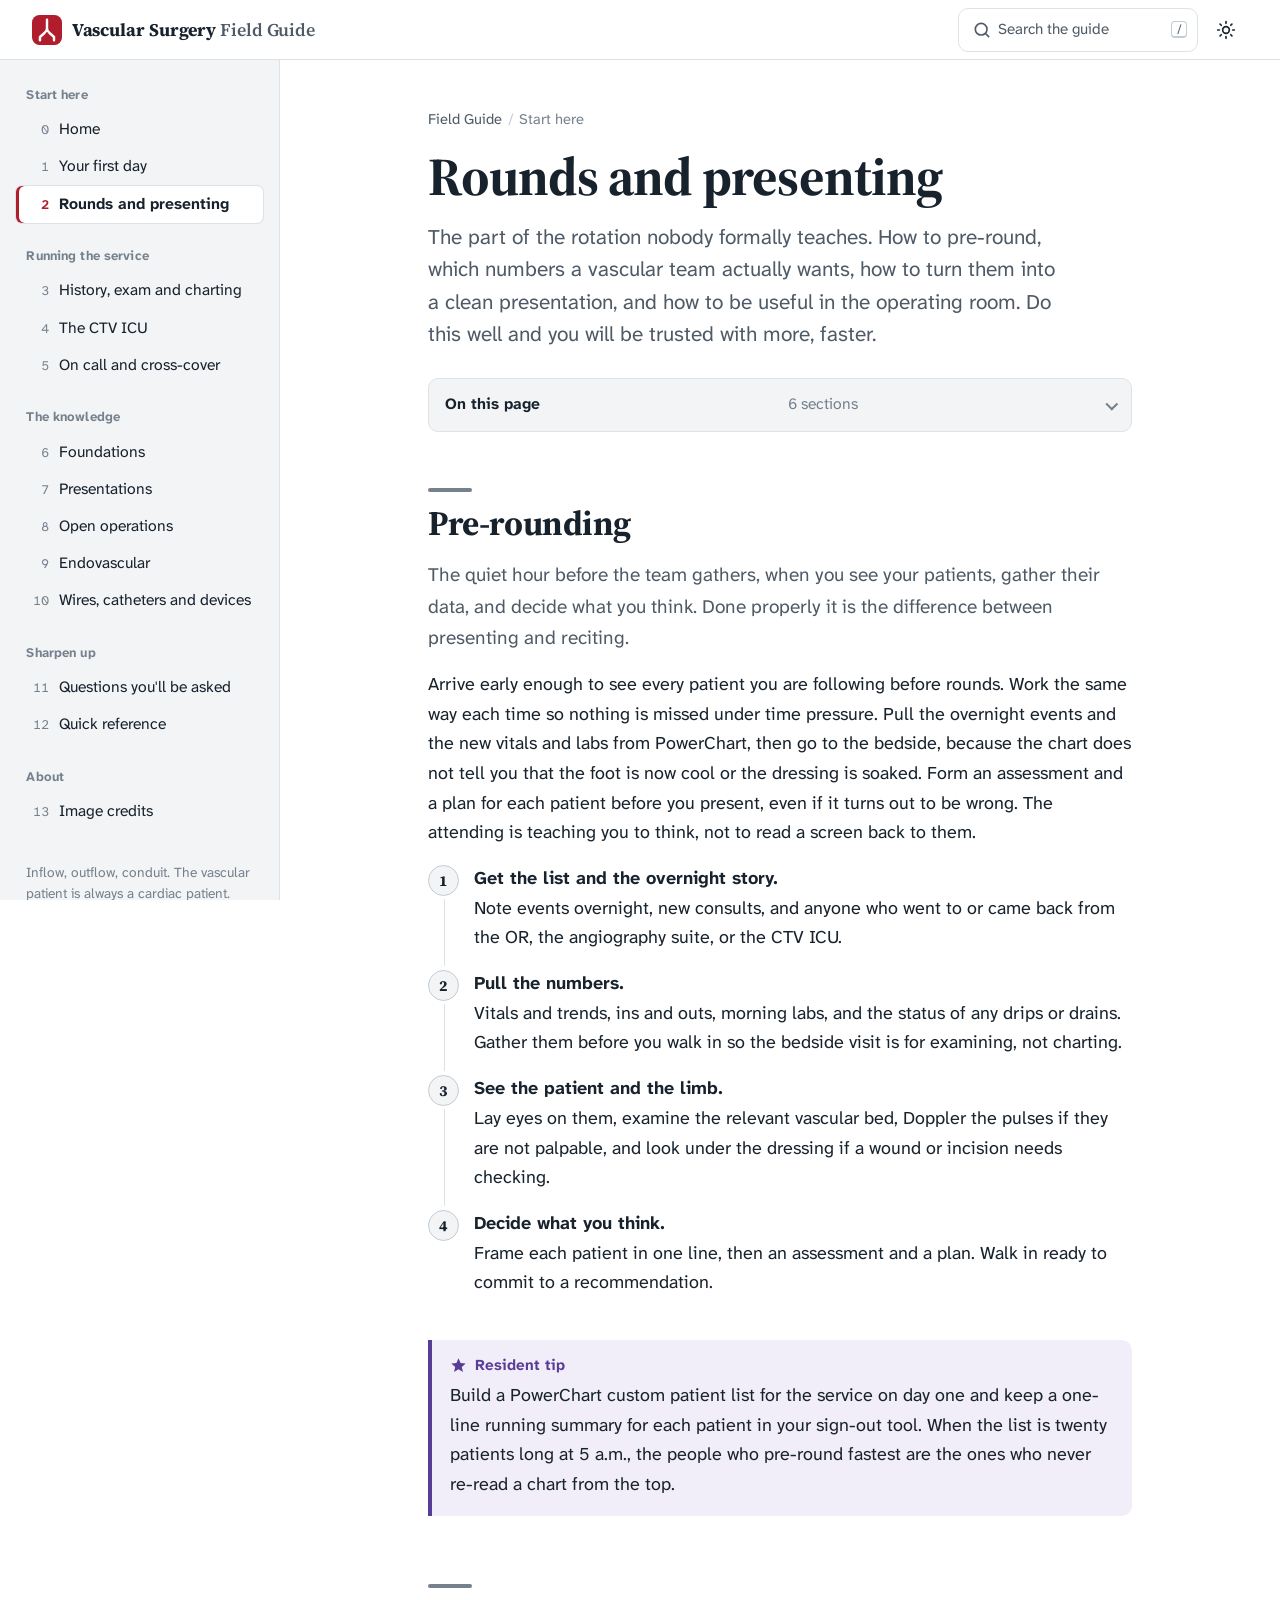
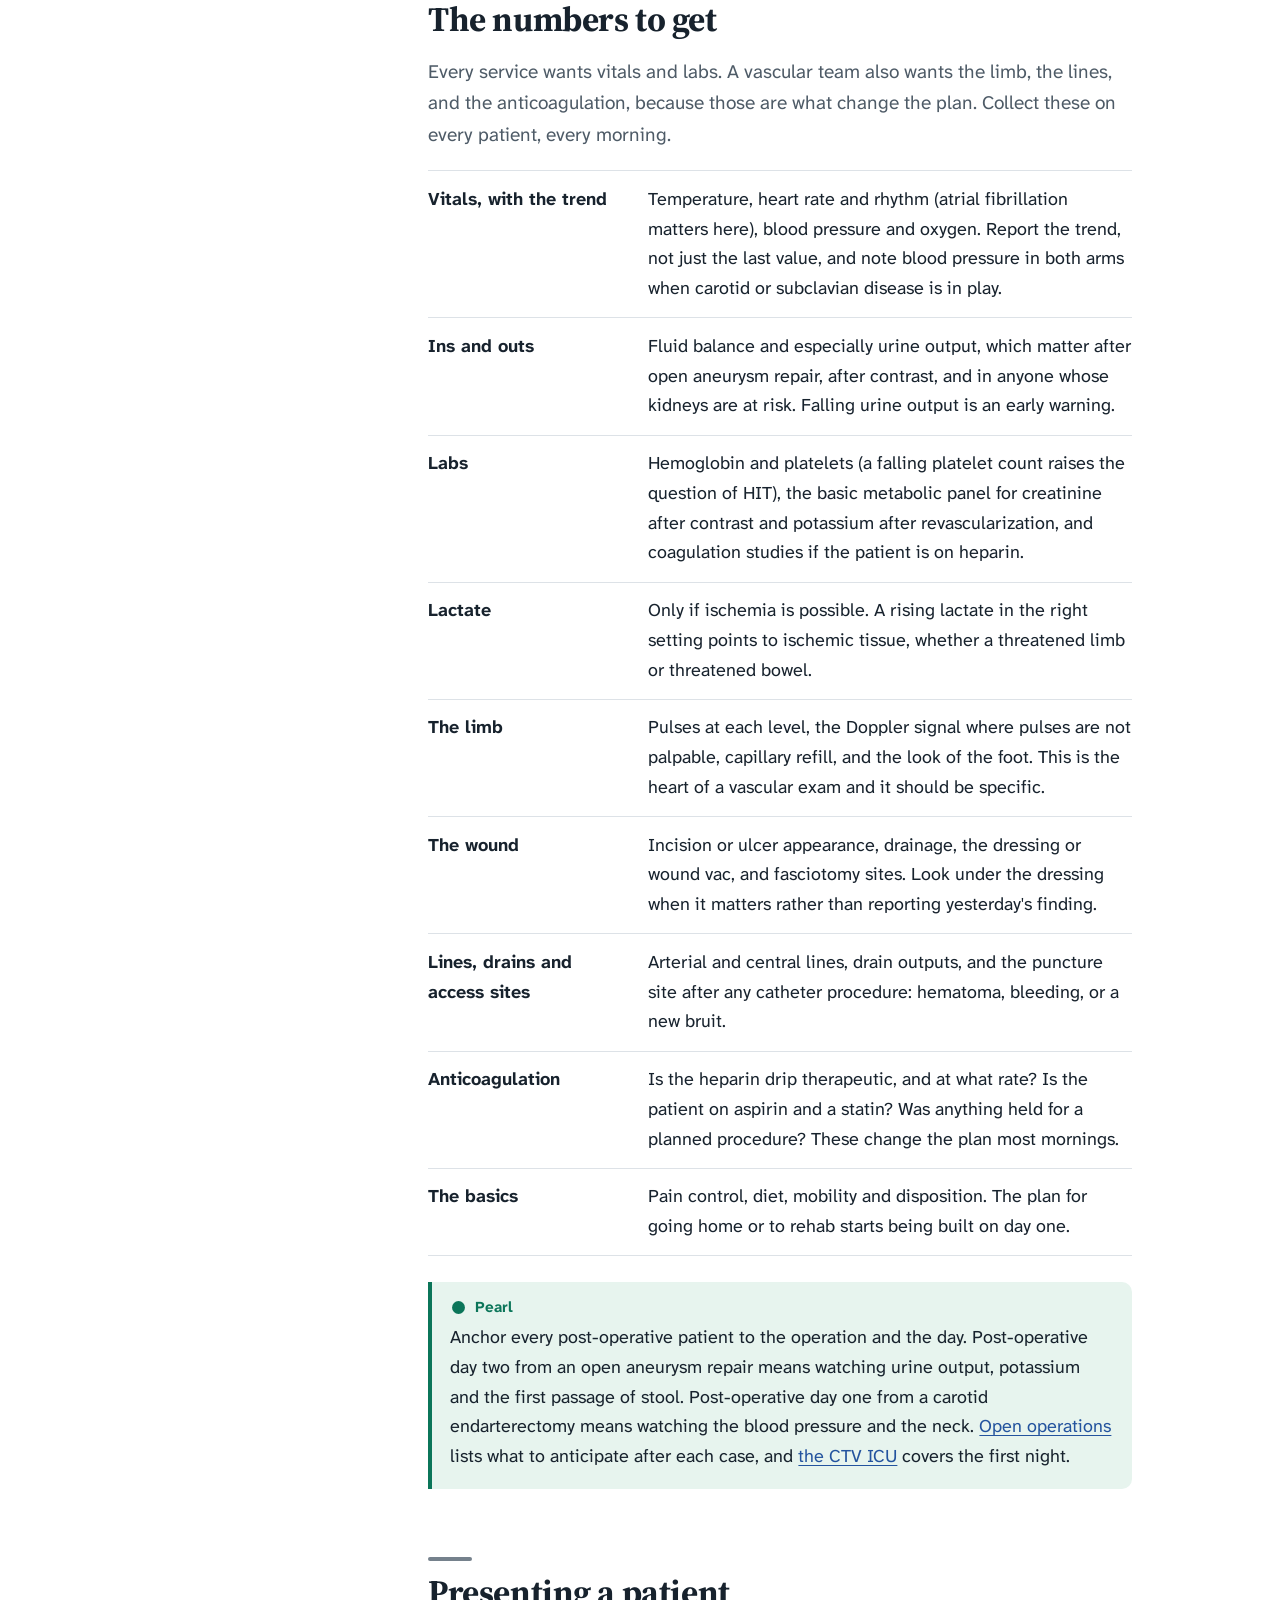
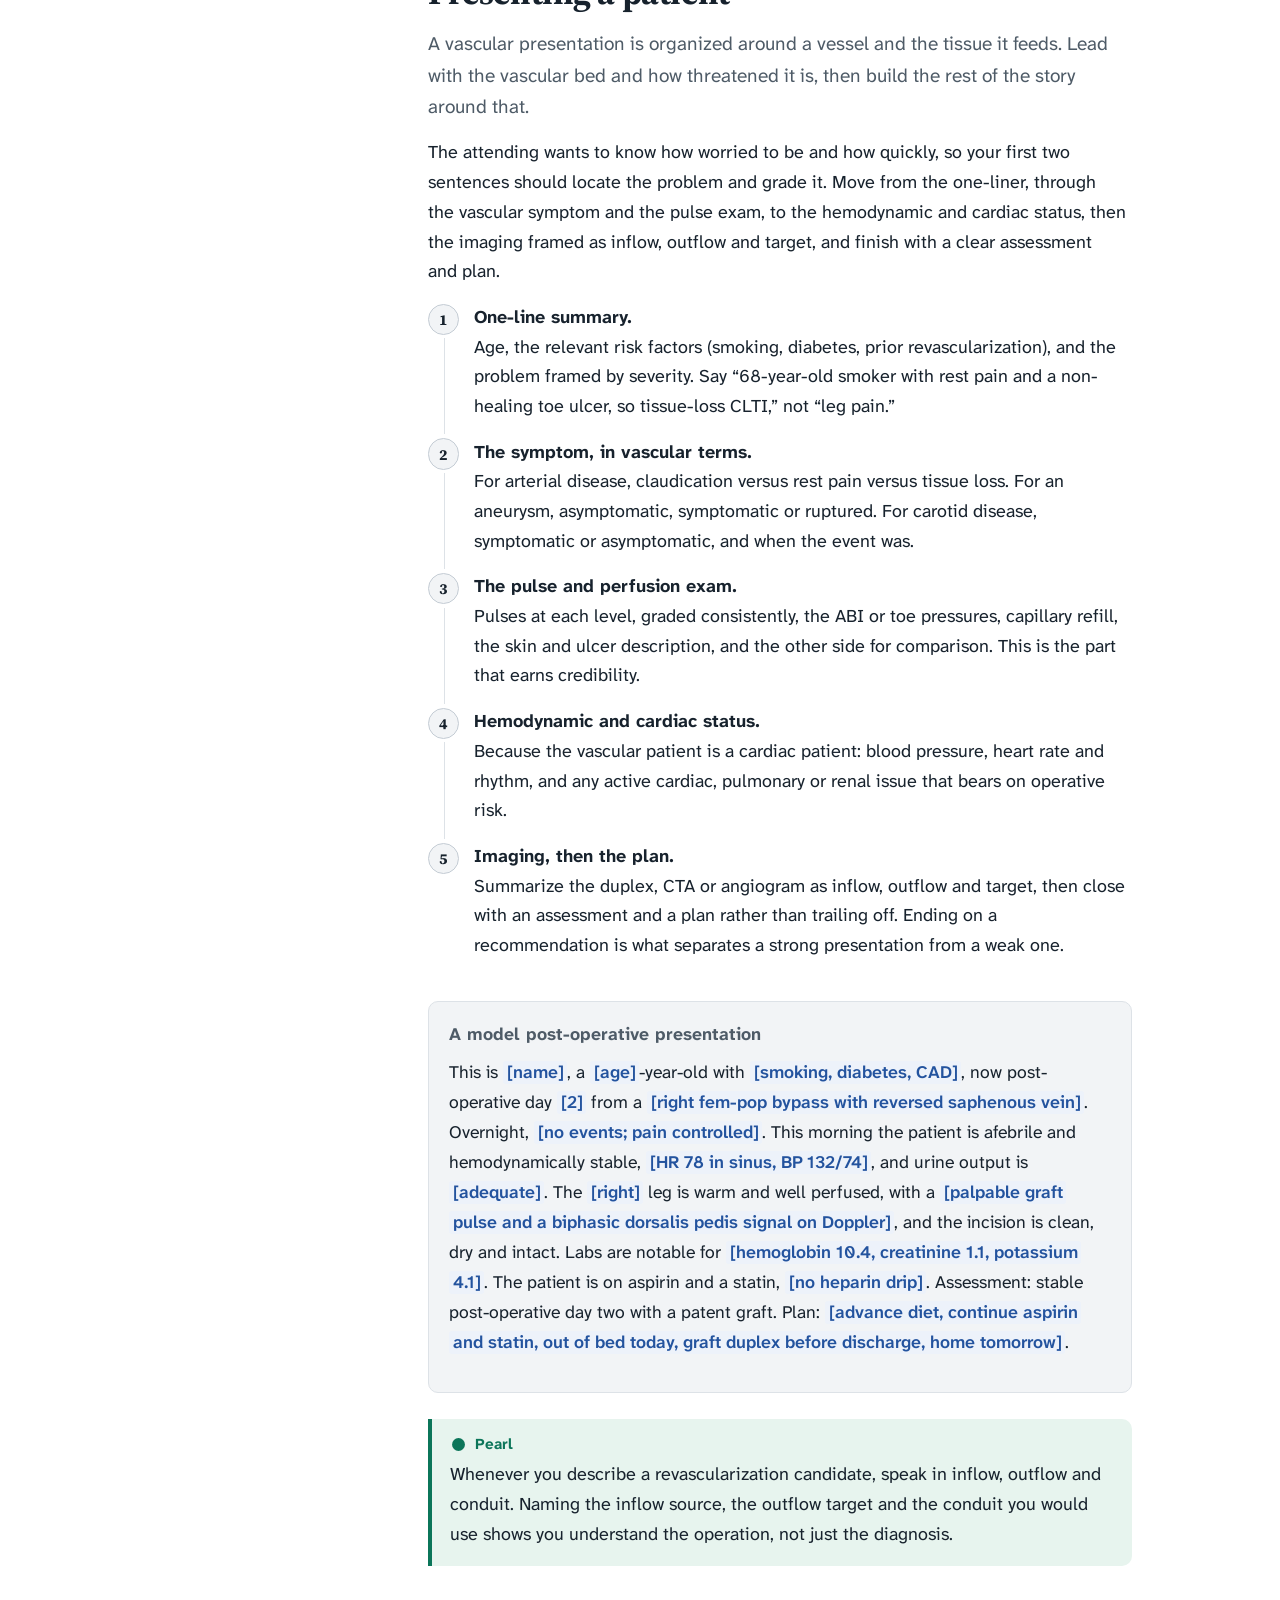
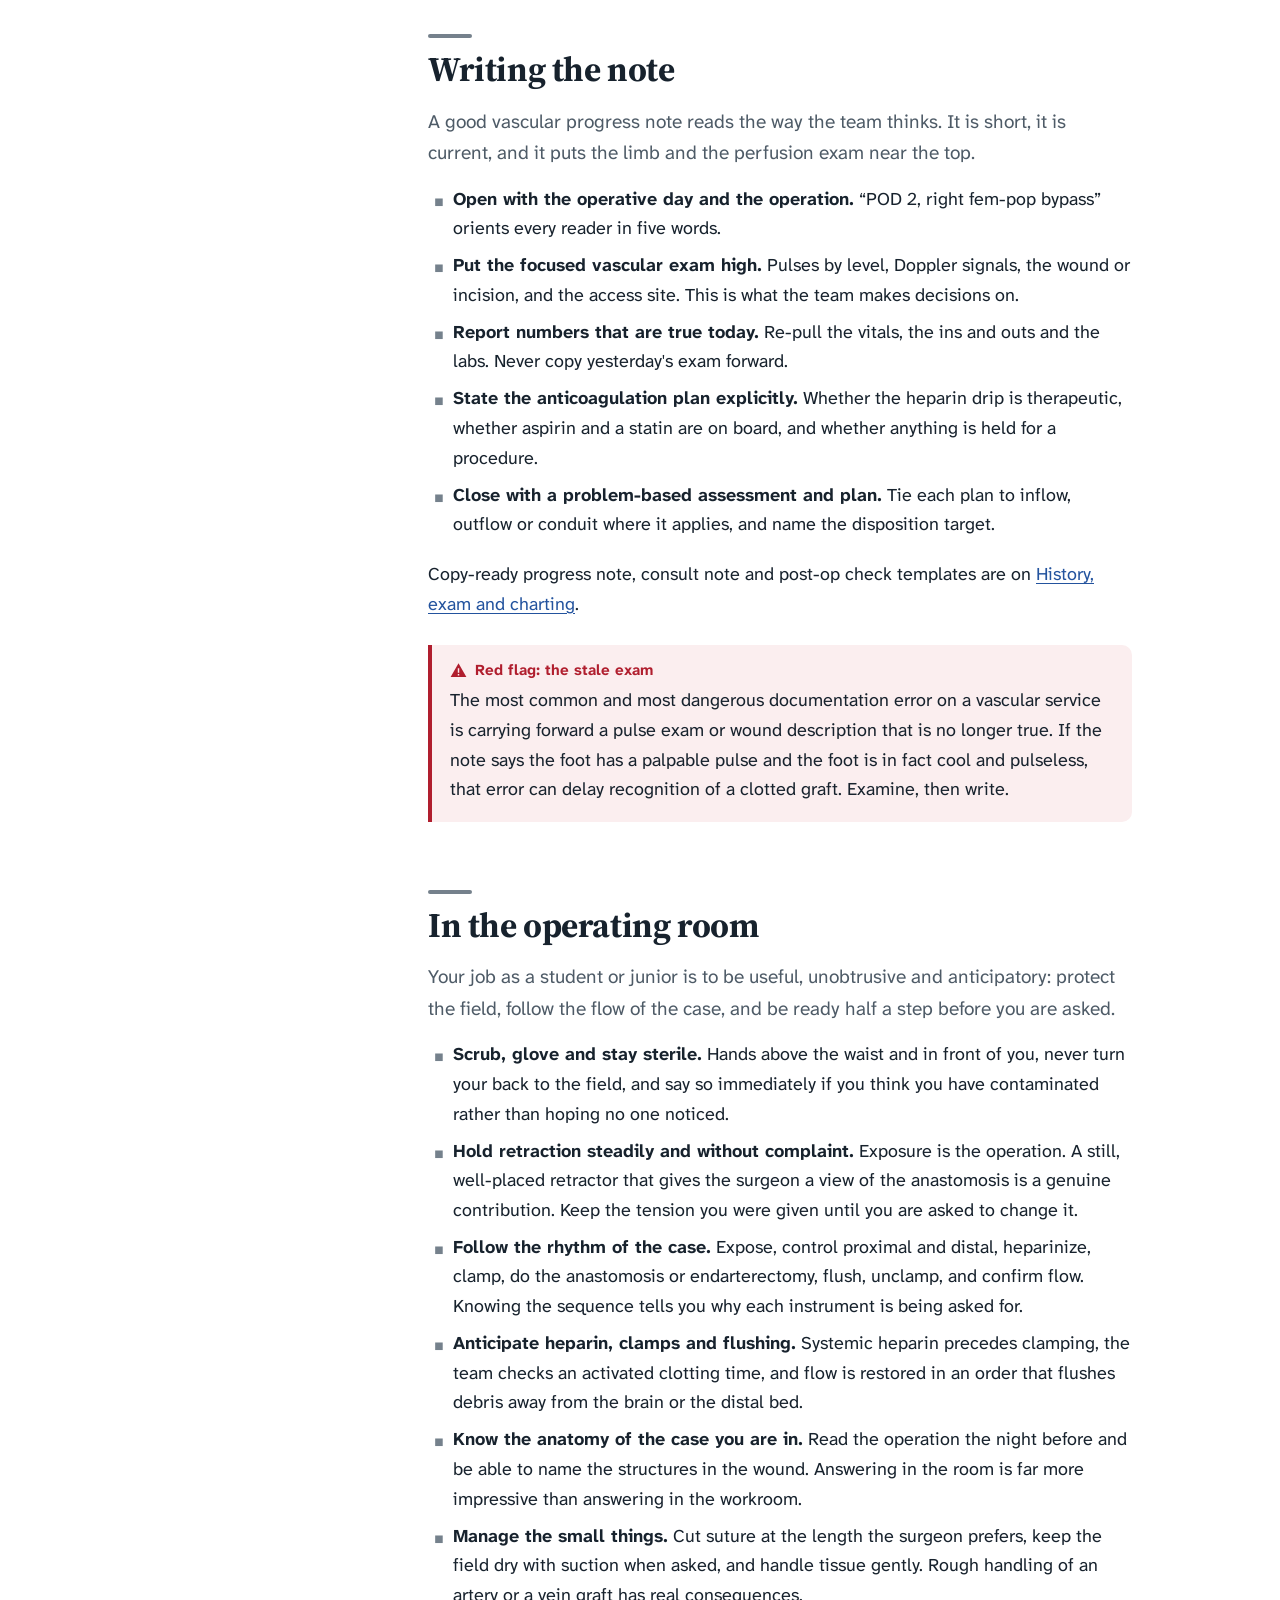
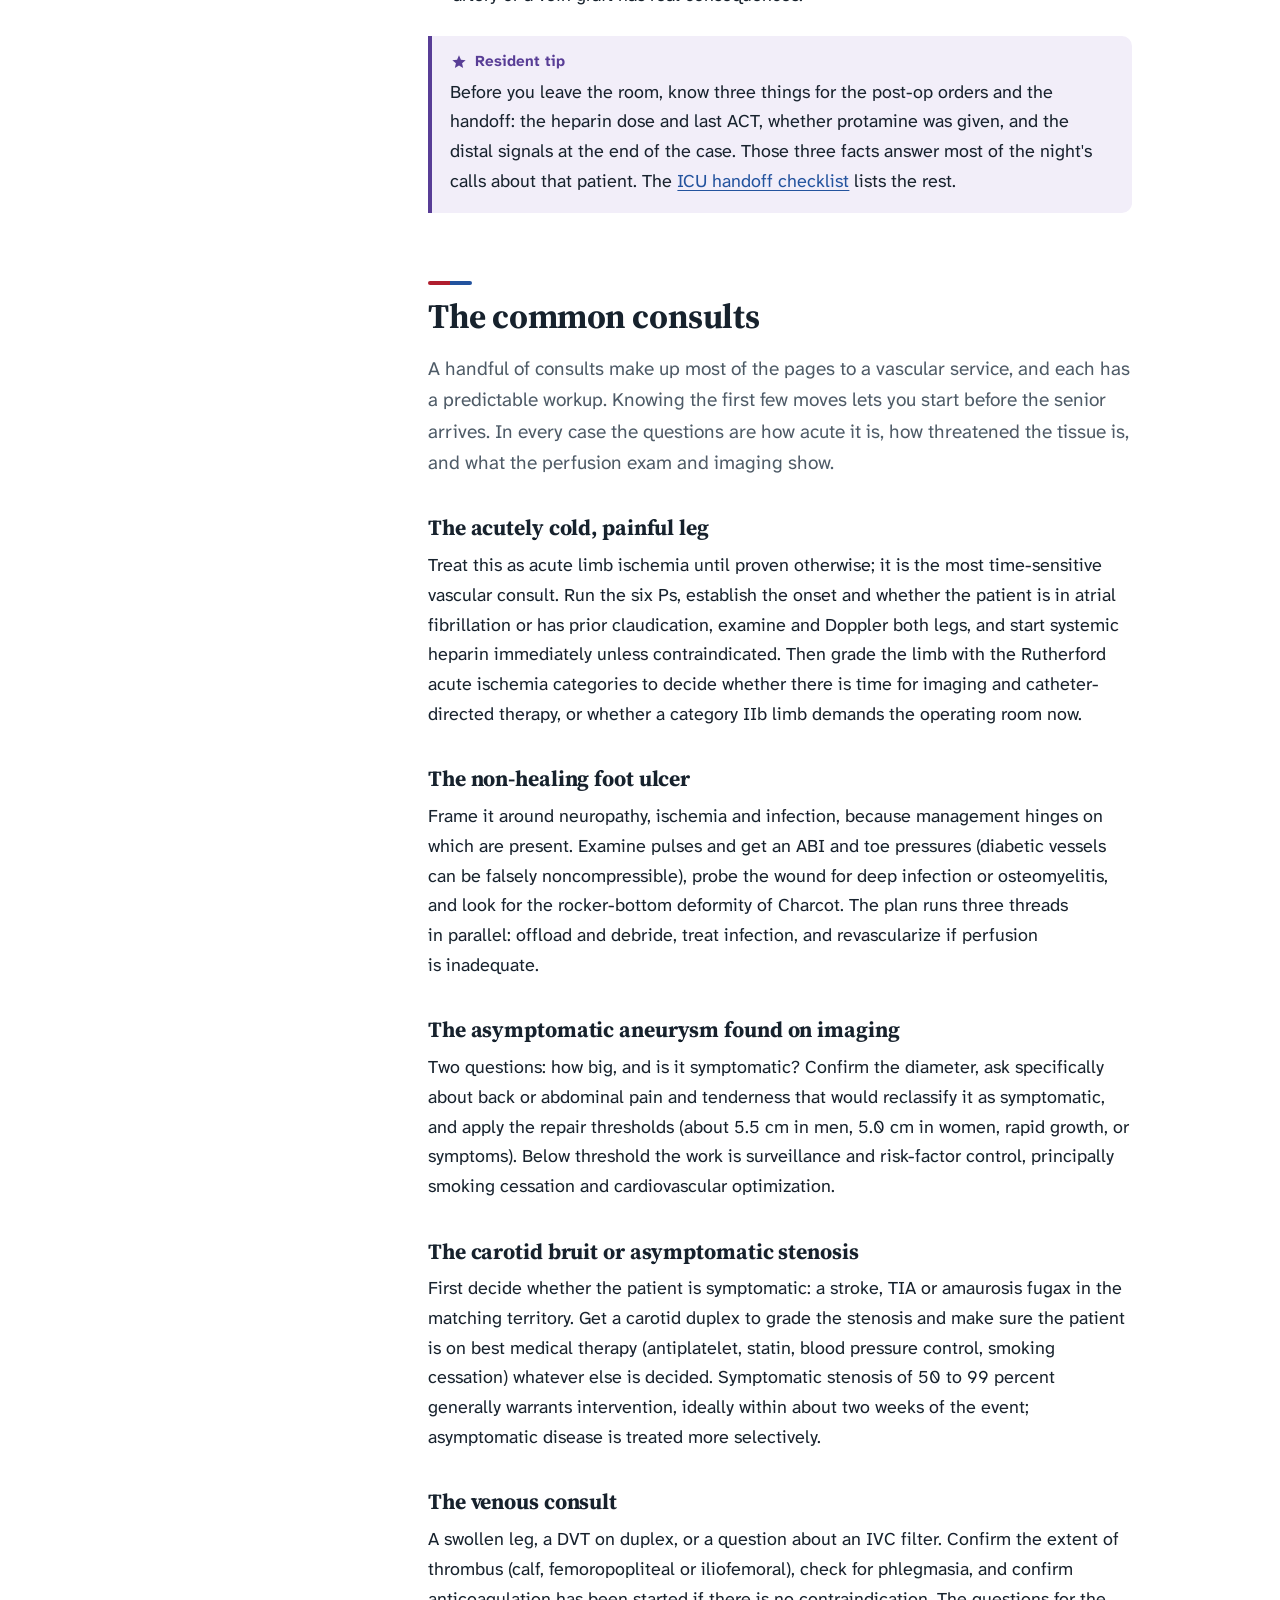
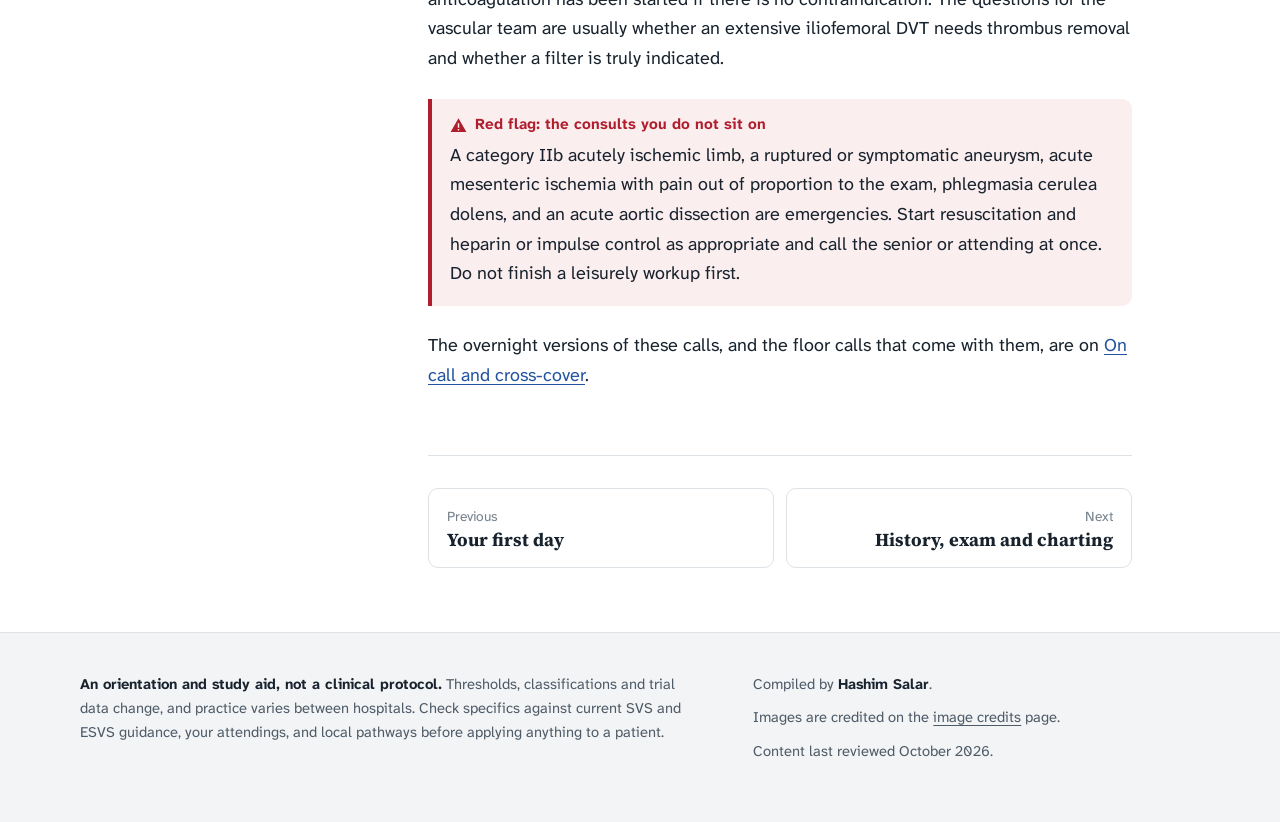
<file: rounds.html>
<!DOCTYPE html>
<html lang="en">
<head>
<!-- @head -->
<meta charset="UTF-8">
<meta name="viewport" content="width=device-width, initial-scale=1">
<title>Rounds and presenting | Vascular Surgery Field Guide</title>
<meta name="description" content="Pre-rounding, the numbers a vascular team wants, presenting, and the operating room.">
<meta name="theme-color" content="#FFFFFF" media="(prefers-color-scheme: light)">
<meta name="theme-color" content="#111A22" media="(prefers-color-scheme: dark)">
<link rel="icon" href="assets/favicon.svg" type="image/svg+xml">
<link rel="preconnect" href="https://fonts.googleapis.com">
<link rel="preconnect" href="https://fonts.gstatic.com" crossorigin>
<link rel="stylesheet" href="https://fonts.googleapis.com/css2?family=Atkinson+Hyperlegible+Next:ital,wght@0,400;0,600;0,700;1,400&family=Source+Serif+4:opsz,wght@8..60,600;8..60,700&display=swap">
<link rel="stylesheet" href="assets/styles.css?v=df72d687">
<script>(function(){var r=document.documentElement;r.classList.add('js');try{var t=localStorage.getItem('vfg-theme');if(t==='dark'||t==='light')r.setAttribute('data-theme',t);}catch(e){}})();</script>
<!-- /@head -->
</head>
<body>
<!-- @nav -->
<a class="skip" href="#main">Skip to content</a>
<header class="topbar">
  <button class="icon-btn menu-btn" type="button" data-nav-open aria-controls="rail" aria-expanded="false" aria-label="Open contents"><svg viewBox="0 0 24 24" fill="none" stroke="currentColor" stroke-width="2" stroke-linecap="round" aria-hidden="true"><path d="M4 7h16M4 12h16M4 17h16"/></svg></button>
  <a class="brand" href="index.html"><svg class="brand-mark" viewBox="0 0 32 32" aria-hidden="true"><rect width="32" height="32" rx="8" fill="#B01E2E"/><path d="M16 5v9.5c0 2.2-1.2 3.6-3 5L8.5 23.5V27M16 14.5c0 2.2 1.2 3.6 3 5l4.5 4V27" fill="none" stroke="#fff" stroke-width="2.6" stroke-linecap="round" stroke-linejoin="round"/></svg><span class="brand-name">Vascular Surgery <span>Field Guide</span></span></a>
  <div class="topbar-actions">
    <button class="icon-btn search-btn" type="button" data-search-open aria-label="Search the guide"><svg viewBox="0 0 24 24" fill="none" stroke="currentColor" stroke-width="2" stroke-linecap="round" aria-hidden="true"><circle cx="11" cy="11" r="7"/><path d="m20 20-3.5-3.5"/></svg><span class="lbl">Search the guide</span><kbd>/</kbd></button>
    <button class="icon-btn theme-btn" type="button" data-theme-toggle aria-label="Switch color theme"><svg class="sun" viewBox="0 0 24 24" fill="none" stroke="currentColor" stroke-width="2" stroke-linecap="round" aria-hidden="true"><circle cx="12" cy="12" r="4"/><path d="M12 2v2M12 20v2M4.9 4.9l1.4 1.4M17.7 17.7l1.4 1.4M2 12h2M20 12h2M4.9 19.1l1.4-1.4M17.7 6.3l1.4-1.4"/></svg><svg class="moon" viewBox="0 0 24 24" fill="none" stroke="currentColor" stroke-width="2" stroke-linecap="round" stroke-linejoin="round" aria-hidden="true"><path d="M20 14.5A8 8 0 1 1 9.5 4a6.5 6.5 0 0 0 10.5 10.5z"/></svg></button>
  </div>
</header>
<div class="scrim" data-nav-close></div>
<!-- /@nav -->
<div class="frame">
<!-- @rail -->
<nav class="rail" id="rail" aria-label="Guide contents">
  <div class="rail-close"><button class="icon-btn" type="button" data-nav-close aria-label="Close contents"><svg viewBox="0 0 24 24" fill="none" stroke="currentColor" stroke-width="2" stroke-linecap="round" aria-hidden="true"><path d="M6 6l12 12M18 6 6 18"/></svg></button></div>
  <div class="rail-group">
    <p class="rail-label">Start here</p>
    <ol>
      <li><a class="rail-link" href="index.html"><span class="rail-n">0</span>Home</a></li>
      <li><a class="rail-link" href="first-day.html"><span class="rail-n">1</span>Your first day</a></li>
      <li><a class="rail-link" href="rounds.html" aria-current="page"><span class="rail-n">2</span>Rounds and presenting</a></li>
    </ol>
  </div>
  <div class="rail-group">
    <p class="rail-label">Running the service</p>
    <ol>
      <li><a class="rail-link" href="charting.html"><span class="rail-n">3</span>History, exam and charting</a></li>
      <li><a class="rail-link" href="ctv-icu.html"><span class="rail-n">4</span>The CTV ICU</a></li>
      <li><a class="rail-link" href="on-call.html"><span class="rail-n">5</span>On call and cross-cover</a></li>
    </ol>
  </div>
  <div class="rail-group">
    <p class="rail-label">The knowledge</p>
    <ol>
      <li><a class="rail-link" href="foundations.html"><span class="rail-n">6</span>Foundations</a></li>
      <li><a class="rail-link" href="presentations.html"><span class="rail-n">7</span>Presentations</a></li>
      <li><a class="rail-link" href="operations.html"><span class="rail-n">8</span>Open operations</a></li>
      <li><a class="rail-link" href="endovascular.html"><span class="rail-n">9</span>Endovascular</a></li>
      <li><a class="rail-link" href="devices.html"><span class="rail-n">10</span>Wires, catheters and devices</a></li>
    </ol>
  </div>
  <div class="rail-group">
    <p class="rail-label">Sharpen up</p>
    <ol>
      <li><a class="rail-link" href="questions.html"><span class="rail-n">11</span>Questions you&#x27;ll be asked</a></li>
      <li><a class="rail-link" href="reference.html"><span class="rail-n">12</span>Quick reference</a></li>
    </ol>
  </div>
  <div class="rail-group">
    <p class="rail-label">About</p>
    <ol>
      <li><a class="rail-link" href="credits.html"><span class="rail-n">13</span>Image credits</a></li>
    </ol>
  </div>
  <p class="rail-note">Inflow, outflow, conduit. The vascular patient is always a cardiac patient.</p>
</nav>
<!-- /@rail -->
<main id="main" class="page" tabindex="-1">
  <header class="page-head">
    <!-- @crumb -->
<p class="crumb"><a href="index.html">Field Guide</a><span class="sep" aria-hidden="true">/</span>Start here</p>
<!-- /@crumb -->
    <h1>Rounds and presenting</h1>
    <p class="summary">The part of the rotation nobody formally teaches. How to pre-round, which numbers a vascular team actually wants, how to turn them into a clean presentation, and how to be useful in the operating room. Do this well and you will be trusted with more, faster.</p>
    <!-- @toc -->
<details class="toc-inline">
  <summary>On this page <span class="count">6 sections</span></summary>
  <ol>
    <li><a href="#preround">Pre-rounding</a></li>
    <li><a href="#numbers">The numbers to get</a></li>
    <li><a href="#present">Presenting a patient</a></li>
    <li><a href="#note">Writing the note</a></li>
    <li><a href="#or">In the operating room</a></li>
    <li><a href="#consults">The common consults</a></li>
  </ol>
</details>
<!-- /@toc -->
  </header>

  <section class="sec" id="preround" data-title="Pre-rounding">
    <h2>Pre-rounding</h2>
    <p class="sec-lede">The quiet hour before the team gathers, when you see your patients, gather their data, and decide what you think. Done properly it is the difference between presenting and reciting.</p>
    <p>Arrive early enough to see every patient you are following before rounds. Work the same way each time so nothing is missed under time pressure. Pull the overnight events and the new vitals and labs from PowerChart, then go to the bedside, because the chart does not tell you that the foot is now cool or the dressing is soaked. Form an assessment and a plan for each patient before you present, even if it turns out to be wrong. The attending is teaching you to think, not to read a screen back to them.</p>
    <ol class="steps">
      <li><strong>Get the list and the overnight story.</strong> Note events overnight, new consults, and anyone who went to or came back from the OR, the angiography suite, or the CTV ICU.</li>
      <li><strong>Pull the numbers.</strong> Vitals and trends, ins and outs, morning labs, and the status of any drips or drains. Gather them before you walk in so the bedside visit is for examining, not charting.</li>
      <li><strong>See the patient and the limb.</strong> Lay eyes on them, examine the relevant vascular bed, Doppler the pulses if they are not palpable, and look under the dressing if a wound or incision needs checking.</li>
      <li><strong>Decide what you think.</strong> Frame each patient in one line, then an assessment and a plan. Walk in ready to commit to a recommendation.</li>
    </ol>
    <aside class="note tip">
      <p class="note-label">Resident tip</p>
      <p>Build a PowerChart custom patient list for the service on day one and keep a one-line running summary for each patient in your sign-out tool. When the list is twenty patients long at 5 a.m., the people who pre-round fastest are the ones who never re-read a chart from the top.</p>
    </aside>
  </section>

  <section class="sec" id="numbers" data-title="The numbers to get">
    <h2>The numbers to get</h2>
    <p class="sec-lede">Every service wants vitals and labs. A vascular team also wants the limb, the lines, and the anticoagulation, because those are what change the plan. Collect these on every patient, every morning.</p>
    <dl class="terms">
      <div><dt>Vitals, with the trend</dt><dd>Temperature, heart rate and rhythm (atrial fibrillation matters here), blood pressure and oxygen. Report the trend, not just the last value, and note blood pressure in both arms when carotid or subclavian disease is in play.</dd></div>
      <div><dt>Ins and outs</dt><dd>Fluid balance and especially urine output, which matter after open aneurysm repair, after contrast, and in anyone whose kidneys are at risk. Falling urine output is an early warning.</dd></div>
      <div><dt>Labs</dt><dd>Hemoglobin and platelets (a falling platelet count raises the question of HIT), the basic metabolic panel for creatinine after contrast and potassium after revascularization, and coagulation studies if the patient is on heparin.</dd></div>
      <div><dt>Lactate</dt><dd>Only if ischemia is possible. A rising lactate in the right setting points to ischemic tissue, whether a threatened limb or threatened bowel.</dd></div>
      <div><dt>The limb</dt><dd>Pulses at each level, the Doppler signal where pulses are not palpable, capillary refill, and the look of the foot. This is the heart of a vascular exam and it should be specific.</dd></div>
      <div><dt>The wound</dt><dd>Incision or ulcer appearance, drainage, the dressing or wound vac, and fasciotomy sites. Look under the dressing when it matters rather than reporting yesterday's finding.</dd></div>
      <div><dt>Lines, drains and access sites</dt><dd>Arterial and central lines, drain outputs, and the puncture site after any catheter procedure: hematoma, bleeding, or a new bruit.</dd></div>
      <div><dt>Anticoagulation</dt><dd>Is the heparin drip therapeutic, and at what rate? Is the patient on aspirin and a statin? Was anything held for a planned procedure? These change the plan most mornings.</dd></div>
      <div><dt>The basics</dt><dd>Pain control, diet, mobility and disposition. The plan for going home or to rehab starts being built on day one.</dd></div>
    </dl>
    <aside class="note pearl">
      <p class="note-label">Pearl</p>
      <p>Anchor every post-operative patient to the operation and the day. Post-operative day two from an open aneurysm repair means watching urine output, potassium and the first passage of stool. Post-operative day one from a carotid endarterectomy means watching the blood pressure and the neck. <a href="operations.html">Open operations</a> lists what to anticipate after each case, and <a href="ctv-icu.html">the CTV ICU</a> covers the first night.</p>
    </aside>
  </section>

  <section class="sec" id="present" data-title="Presenting a patient">
    <h2>Presenting a patient</h2>
    <p class="sec-lede">A vascular presentation is organized around a vessel and the tissue it feeds. Lead with the vascular bed and how threatened it is, then build the rest of the story around that.</p>
    <p>The attending wants to know how worried to be and how quickly, so your first two sentences should locate the problem and grade it. Move from the one-liner, through the vascular symptom and the pulse exam, to the hemodynamic and cardiac status, then the imaging framed as inflow, outflow and target, and finish with a clear assessment and plan.</p>
    <ol class="steps">
      <li><strong>One-line summary.</strong> Age, the relevant risk factors (smoking, diabetes, prior revascularization), and the problem framed by severity. Say “68-year-old smoker with rest pain and a non-healing toe ulcer, so tissue-loss CLTI,” not “leg pain.”</li>
      <li><strong>The symptom, in vascular terms.</strong> For arterial disease, claudication versus rest pain versus tissue loss. For an aneurysm, asymptomatic, symptomatic or ruptured. For carotid disease, symptomatic or asymptomatic, and when the event was.</li>
      <li><strong>The pulse and perfusion exam.</strong> Pulses at each level, graded consistently, the ABI or toe pressures, capillary refill, the skin and ulcer description, and the other side for comparison. This is the part that earns credibility.</li>
      <li><strong>Hemodynamic and cardiac status.</strong> Because the vascular patient is a cardiac patient: blood pressure, heart rate and rhythm, and any active cardiac, pulmonary or renal issue that bears on operative risk.</li>
      <li><strong>Imaging, then the plan.</strong> Summarize the duplex, CTA or angiogram as inflow, outflow and target, then close with an assessment and a plan rather than trailing off. Ending on a recommendation is what separates a strong presentation from a weak one.</li>
    </ol>
    <div class="script">
      <p class="script-label">A model post-operative presentation</p>
      <p>This is <span class="ph">[name]</span>, a <span class="ph">[age]</span>-year-old with <span class="ph">[smoking, diabetes, CAD]</span>, now post-operative day <span class="ph">[2]</span> from a <span class="ph">[right fem-pop bypass with reversed saphenous vein]</span>. Overnight, <span class="ph">[no events; pain controlled]</span>. This morning the patient is afebrile and hemodynamically stable, <span class="ph">[HR 78 in sinus, BP 132/74]</span>, and urine output is <span class="ph">[adequate]</span>. The <span class="ph">[right]</span> leg is warm and well perfused, with a <span class="ph">[palpable graft pulse and a biphasic dorsalis pedis signal on Doppler]</span>, and the incision is clean, dry and intact. Labs are notable for <span class="ph">[hemoglobin 10.4, creatinine 1.1, potassium 4.1]</span>. The patient is on aspirin and a statin, <span class="ph">[no heparin drip]</span>. Assessment: stable post-operative day two with a patent graft. Plan: <span class="ph">[advance diet, continue aspirin and statin, out of bed today, graft duplex before discharge, home tomorrow]</span>.</p>
    </div>
    <aside class="note pearl">
      <p class="note-label">Pearl</p>
      <p>Whenever you describe a revascularization candidate, speak in inflow, outflow and conduit. Naming the inflow source, the outflow target and the conduit you would use shows you understand the operation, not just the diagnosis.</p>
    </aside>
  </section>

  <section class="sec" id="note" data-title="Writing the note">
    <h2>Writing the note</h2>
    <p class="sec-lede">A good vascular progress note reads the way the team thinks. It is short, it is current, and it puts the limb and the perfusion exam near the top.</p>
    <ul>
      <li><span class="lead-in">Open with the operative day and the operation.</span> “POD 2, right fem-pop bypass” orients every reader in five words.</li>
      <li><span class="lead-in">Put the focused vascular exam high.</span> Pulses by level, Doppler signals, the wound or incision, and the access site. This is what the team makes decisions on.</li>
      <li><span class="lead-in">Report numbers that are true today.</span> Re-pull the vitals, the ins and outs and the labs. Never copy yesterday's exam forward.</li>
      <li><span class="lead-in">State the anticoagulation plan explicitly.</span> Whether the heparin drip is therapeutic, whether aspirin and a statin are on board, and whether anything is held for a procedure.</li>
      <li><span class="lead-in">Close with a problem-based assessment and plan.</span> Tie each plan to inflow, outflow or conduit where it applies, and name the disposition target.</li>
    </ul>
    <p>Copy-ready progress note, consult note and post-op check templates are on <a href="charting.html">History, exam and charting</a>.</p>
    <aside class="note flag">
      <p class="note-label">Red flag: the stale exam</p>
      <p>The most common and most dangerous documentation error on a vascular service is carrying forward a pulse exam or wound description that is no longer true. If the note says the foot has a palpable pulse and the foot is in fact cool and pulseless, that error can delay recognition of a clotted graft. Examine, then write.</p>
    </aside>
  </section>

  <section class="sec" id="or" data-title="In the operating room">
    <h2>In the operating room</h2>
    <p class="sec-lede">Your job as a student or junior is to be useful, unobtrusive and anticipatory: protect the field, follow the flow of the case, and be ready half a step before you are asked.</p>
    <ul>
      <li><span class="lead-in">Scrub, glove and stay sterile.</span> Hands above the waist and in front of you, never turn your back to the field, and say so immediately if you think you have contaminated rather than hoping no one noticed.</li>
      <li><span class="lead-in">Hold retraction steadily and without complaint.</span> Exposure is the operation. A still, well-placed retractor that gives the surgeon a view of the anastomosis is a genuine contribution. Keep the tension you were given until you are asked to change it.</li>
      <li><span class="lead-in">Follow the rhythm of the case.</span> Expose, control proximal and distal, heparinize, clamp, do the anastomosis or endarterectomy, flush, unclamp, and confirm flow. Knowing the sequence tells you why each instrument is being asked for.</li>
      <li><span class="lead-in">Anticipate heparin, clamps and flushing.</span> Systemic heparin precedes clamping, the team checks an activated clotting time, and flow is restored in an order that flushes debris away from the brain or the distal bed.</li>
      <li><span class="lead-in">Know the anatomy of the case you are in.</span> Read the operation the night before and be able to name the structures in the wound. Answering in the room is far more impressive than answering in the workroom.</li>
      <li><span class="lead-in">Manage the small things.</span> Cut suture at the length the surgeon prefers, keep the field dry with suction when asked, and handle tissue gently. Rough handling of an artery or a vein graft has real consequences.</li>
    </ul>
    <aside class="note tip">
      <p class="note-label">Resident tip</p>
      <p>Before you leave the room, know three things for the post-op orders and the handoff: the heparin dose and last ACT, whether protamine was given, and the distal signals at the end of the case. Those three facts answer most of the night's calls about that patient. The <a href="ctv-icu.html#handoff">ICU handoff checklist</a> lists the rest.</p>
    </aside>
  </section>

  <section class="sec" id="consults" data-title="The common consults" data-bed="both">
    <h2>The common consults</h2>
    <p class="sec-lede">A handful of consults make up most of the pages to a vascular service, and each has a predictable workup. Knowing the first few moves lets you start before the senior arrives. In every case the questions are how acute it is, how threatened the tissue is, and what the perfusion exam and imaging show.</p>

    <h3>The acutely cold, painful leg</h3>
    <p>Treat this as acute limb ischemia until proven otherwise; it is the most time-sensitive vascular consult. Run the six Ps, establish the onset and whether the patient is in atrial fibrillation or has prior claudication, examine and Doppler both legs, and start systemic heparin immediately unless contraindicated. Then grade the limb with the Rutherford acute ischemia categories to decide whether there is time for imaging and catheter-directed therapy, or whether a category IIb limb demands the operating room now.</p>

    <h3>The non-healing foot ulcer</h3>
    <p>Frame it around neuropathy, ischemia and infection, because management hinges on which are present. Examine pulses and get an ABI and toe pressures (diabetic vessels can be falsely noncompressible), probe the wound for deep infection or osteomyelitis, and look for the rocker-bottom deformity of Charcot. The plan runs three threads in parallel: offload and debride, treat infection, and revascularize if perfusion is inadequate.</p>

    <h3>The asymptomatic aneurysm found on imaging</h3>
    <p>Two questions: how big, and is it symptomatic? Confirm the diameter, ask specifically about back or abdominal pain and tenderness that would reclassify it as symptomatic, and apply the repair thresholds (about 5.5 cm in men, 5.0 cm in women, rapid growth, or symptoms). Below threshold the work is surveillance and risk-factor control, principally smoking cessation and cardiovascular optimization.</p>

    <h3>The carotid bruit or asymptomatic stenosis</h3>
    <p>First decide whether the patient is symptomatic: a stroke, TIA or amaurosis fugax in the matching territory. Get a carotid duplex to grade the stenosis and make sure the patient is on best medical therapy (antiplatelet, statin, blood pressure control, smoking cessation) whatever else is decided. Symptomatic stenosis of 50 to 99 percent generally warrants intervention, ideally within about two weeks of the event; asymptomatic disease is treated more selectively.</p>

    <h3>The venous consult</h3>
    <p>A swollen leg, a DVT on duplex, or a question about an IVC filter. Confirm the extent of thrombus (calf, femoropopliteal or iliofemoral), check for phlegmasia, and confirm anticoagulation has been started if there is no contraindication. The questions for the vascular team are usually whether an extensive iliofemoral DVT needs thrombus removal and whether a filter is truly indicated.</p>

    <aside class="note flag">
      <p class="note-label">Red flag: the consults you do not sit on</p>
      <p>A category IIb acutely ischemic limb, a ruptured or symptomatic aneurysm, acute mesenteric ischemia with pain out of proportion to the exam, phlegmasia cerulea dolens, and an acute aortic dissection are emergencies. Start resuscitation and heparin or impulse control as appropriate and call the senior or attending at once. Do not finish a leisurely workup first.</p>
    </aside>
    <p>The overnight versions of these calls, and the floor calls that come with them, are on <a href="on-call.html">On call and cross-cover</a>.</p>
  </section>

  <!-- @pager -->
<nav class="pager" aria-label="Chapters">
  <a class="prev" href="first-day.html" rel="prev"><span class="dir">Previous</span><span class="ttl">Your first day</span></a>
  <a class="next" href="charting.html" rel="next"><span class="dir">Next</span><span class="ttl">History, exam and charting</span></a>
</nav>
<!-- /@pager -->
</main>
<!-- @aside -->
<aside class="aside" aria-label="On this page">
  <p class="aside-label">On this page</p>
  <ol>
    <li><a href="#preround">Pre-rounding</a></li>
    <li><a href="#numbers">The numbers to get</a></li>
    <li><a href="#present">Presenting a patient</a></li>
    <li><a href="#note">Writing the note</a></li>
    <li><a href="#or">In the operating room</a></li>
    <li><a href="#consults" data-bed="both">The common consults</a></li>
  </ol>
</aside>
<!-- /@aside -->
</div>
<!-- @footer -->
<footer class="site-foot">
  <div class="inner">
    <div>
      <p><b>An orientation and study aid, not a clinical protocol.</b> Thresholds, classifications and trial data change, and practice varies between hospitals. Check specifics against current SVS and ESVS guidance, your attendings, and local pathways before applying anything to a patient.</p>
    </div>
    <div>
      <p>Compiled by <b>Hashim Salar</b>.</p>
      <p>Images are credited on the <a href="credits.html">image credits</a> page.</p>
      <p>Content last reviewed October 2026.</p>
    </div>
  </div>
</footer>
<button class="to-top" type="button" aria-label="Back to top"><svg viewBox="0 0 24 24" fill="none" stroke="currentColor" stroke-width="2.2" stroke-linecap="round" stroke-linejoin="round" aria-hidden="true"><path d="M12 19V5M5 12l7-7 7 7"/></svg></button>
<script src="assets/app.js?v=52dc44bc" data-index="3e76a475" defer></script>
<!-- /@footer -->
</body>
</html>
</file>
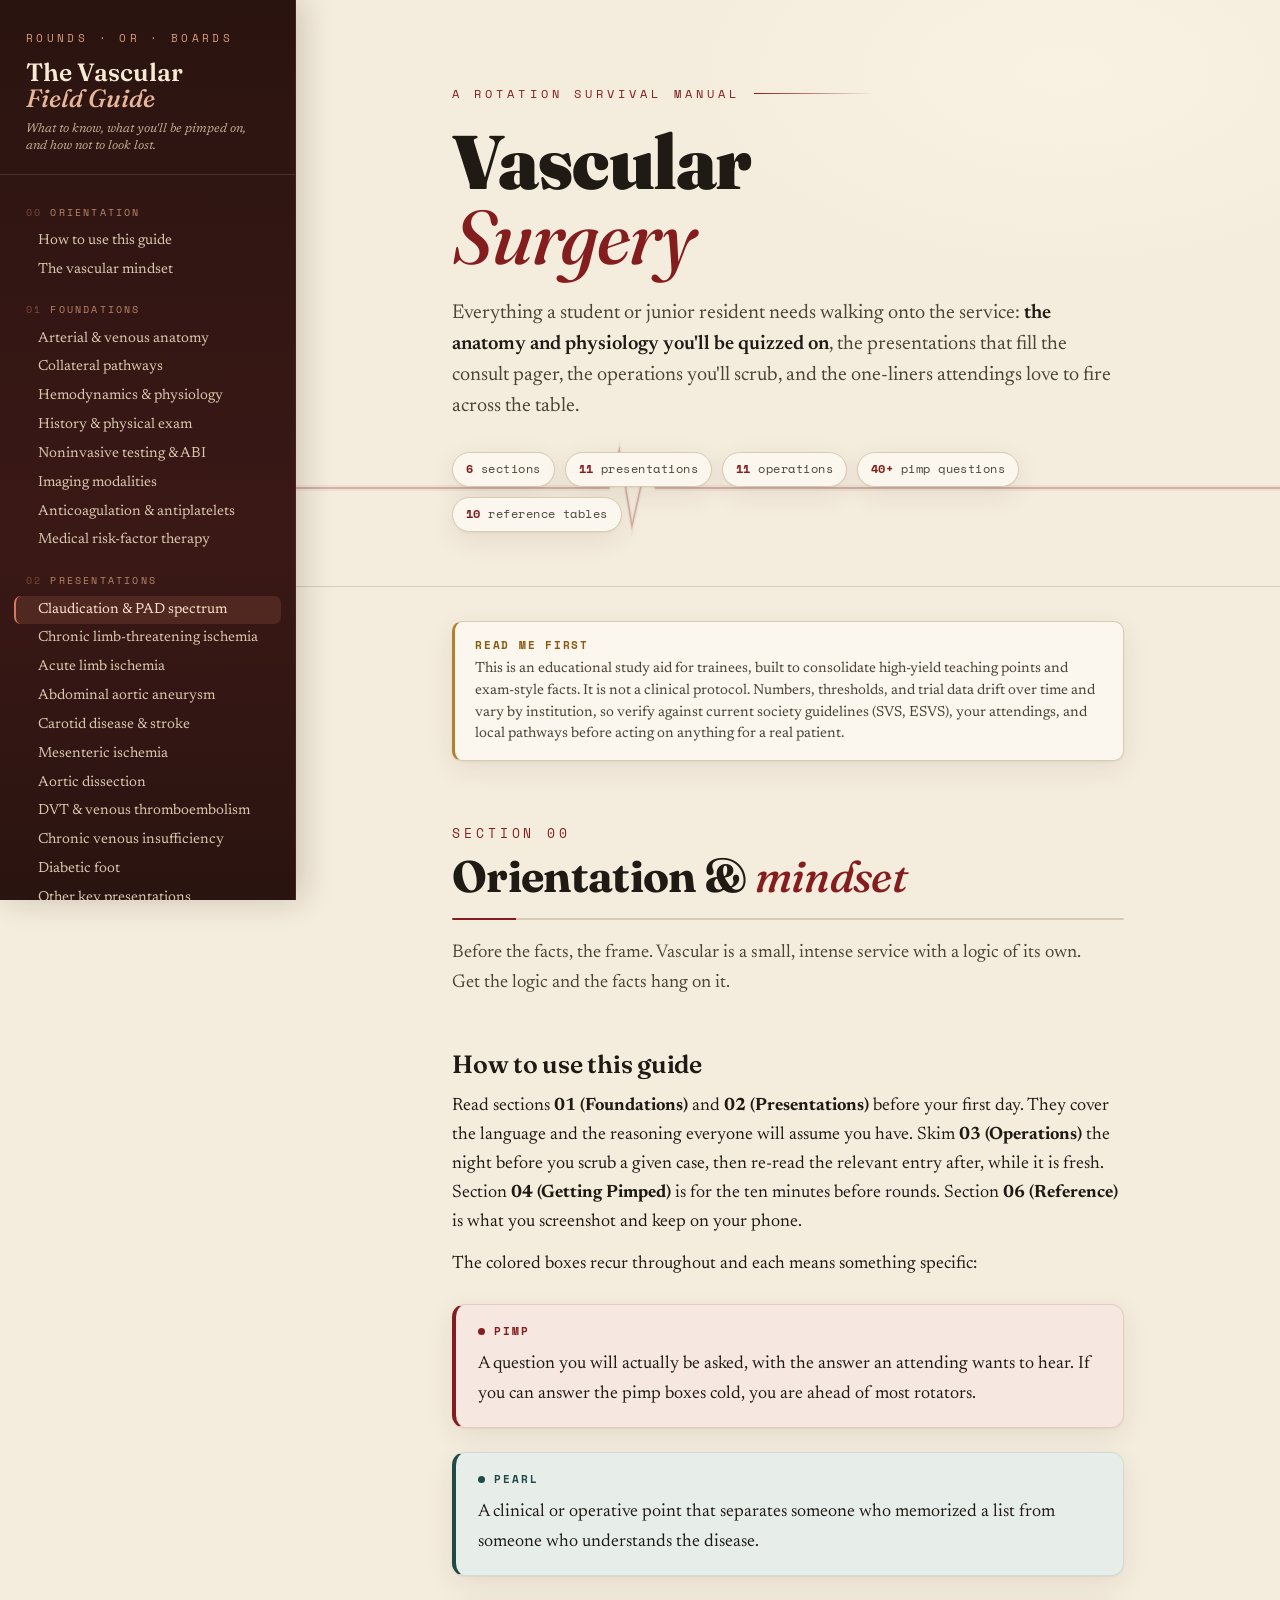
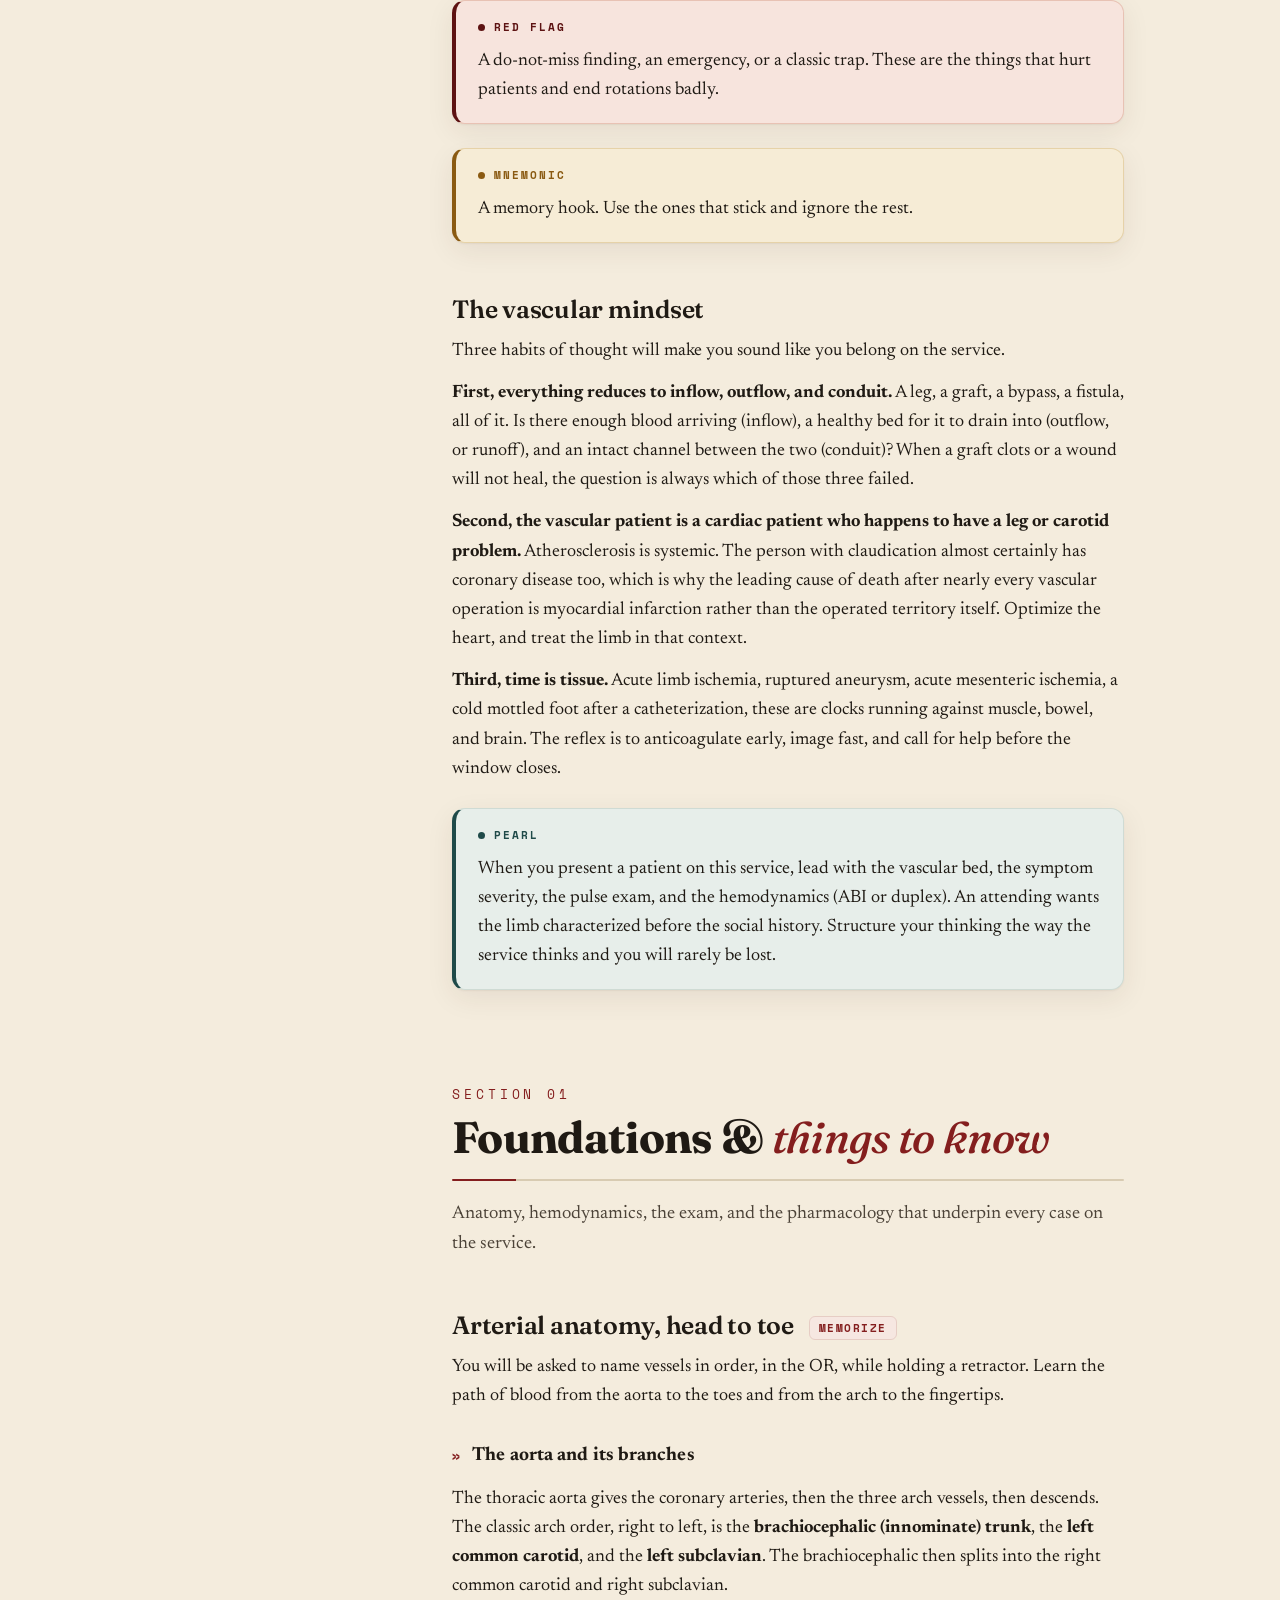
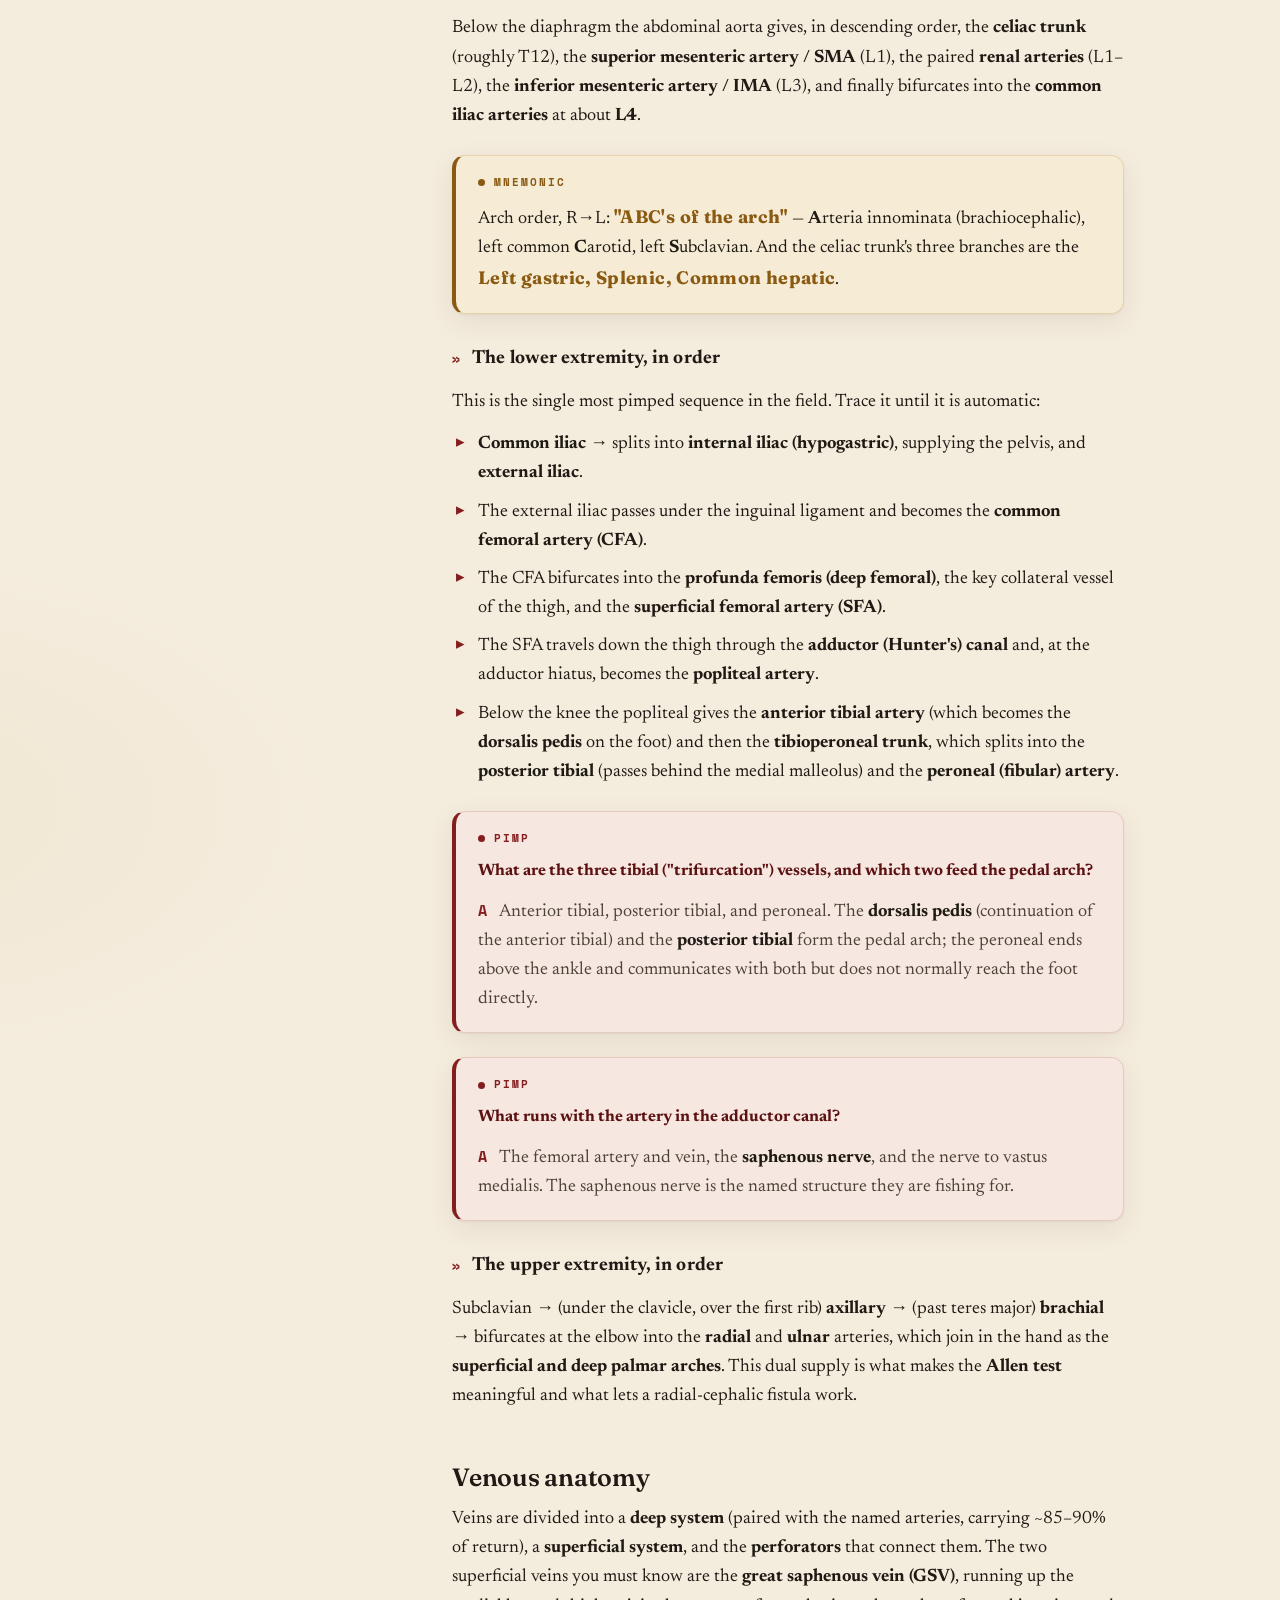
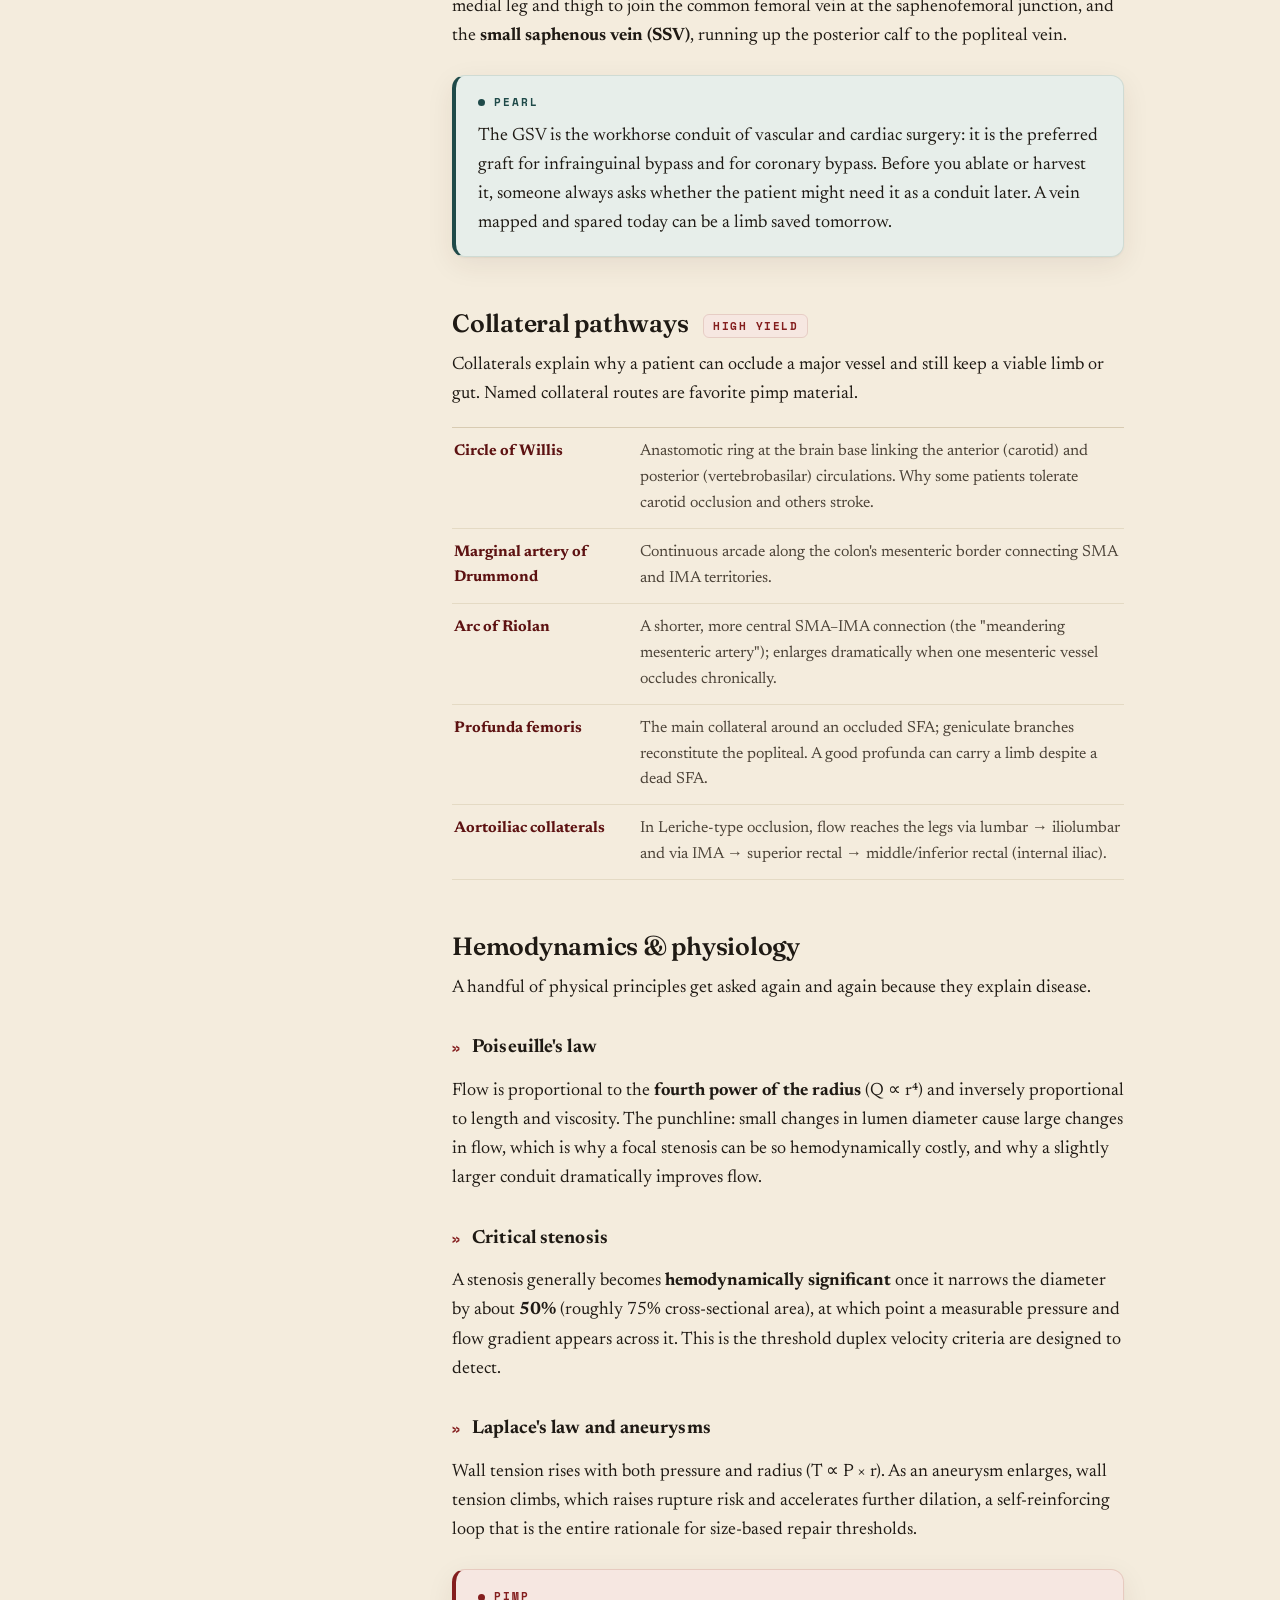
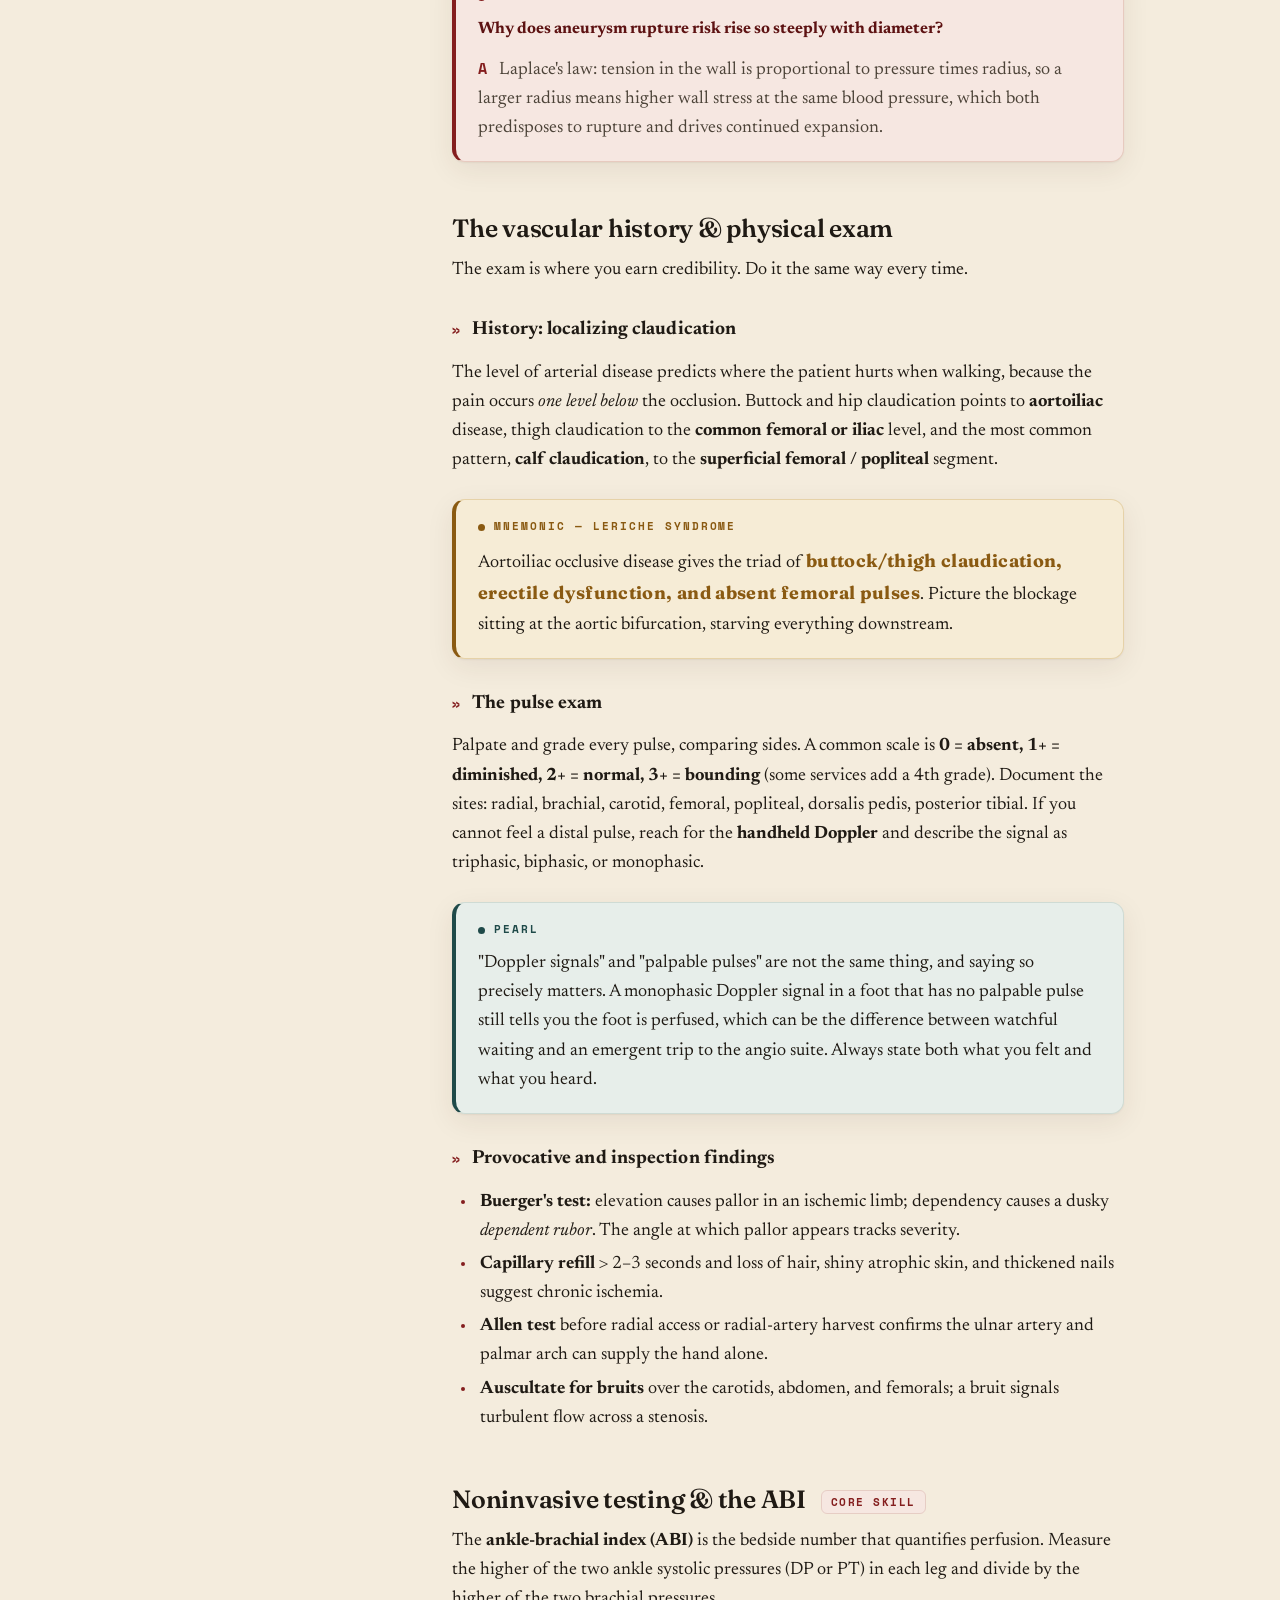
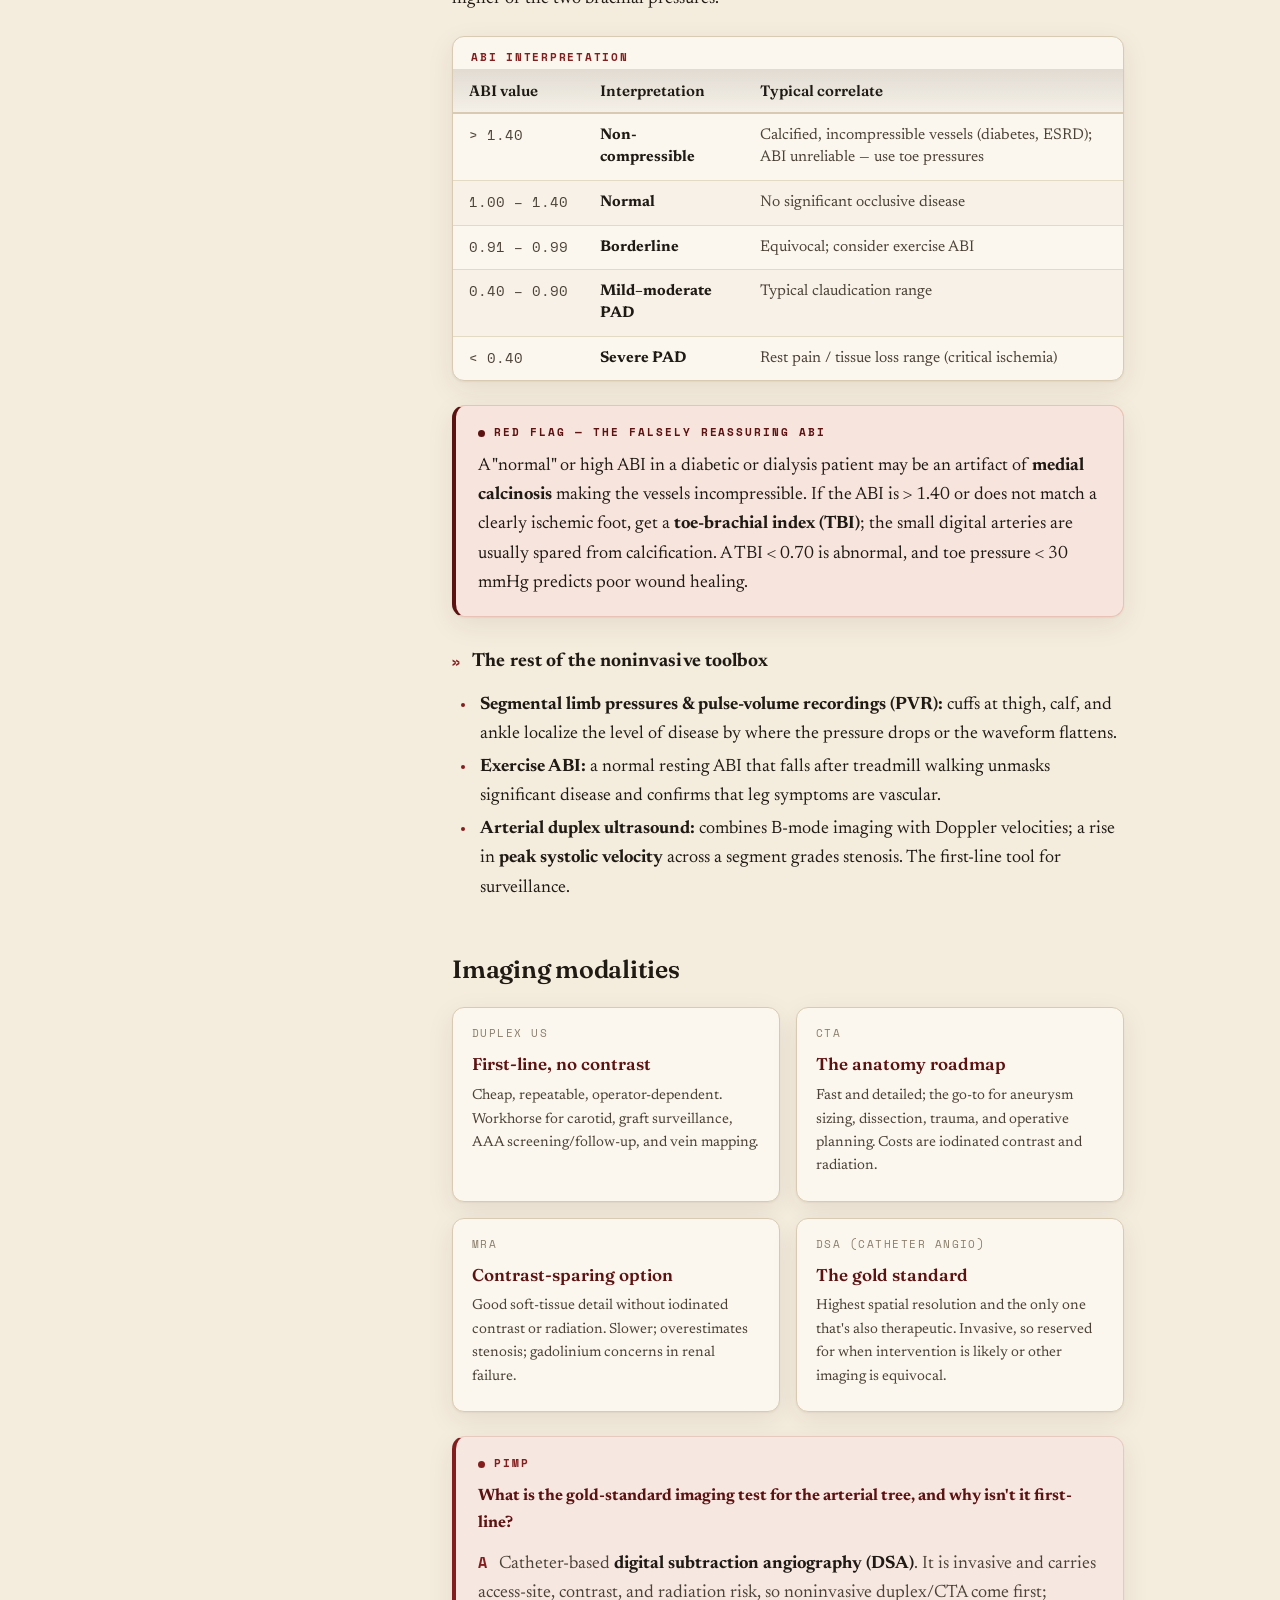
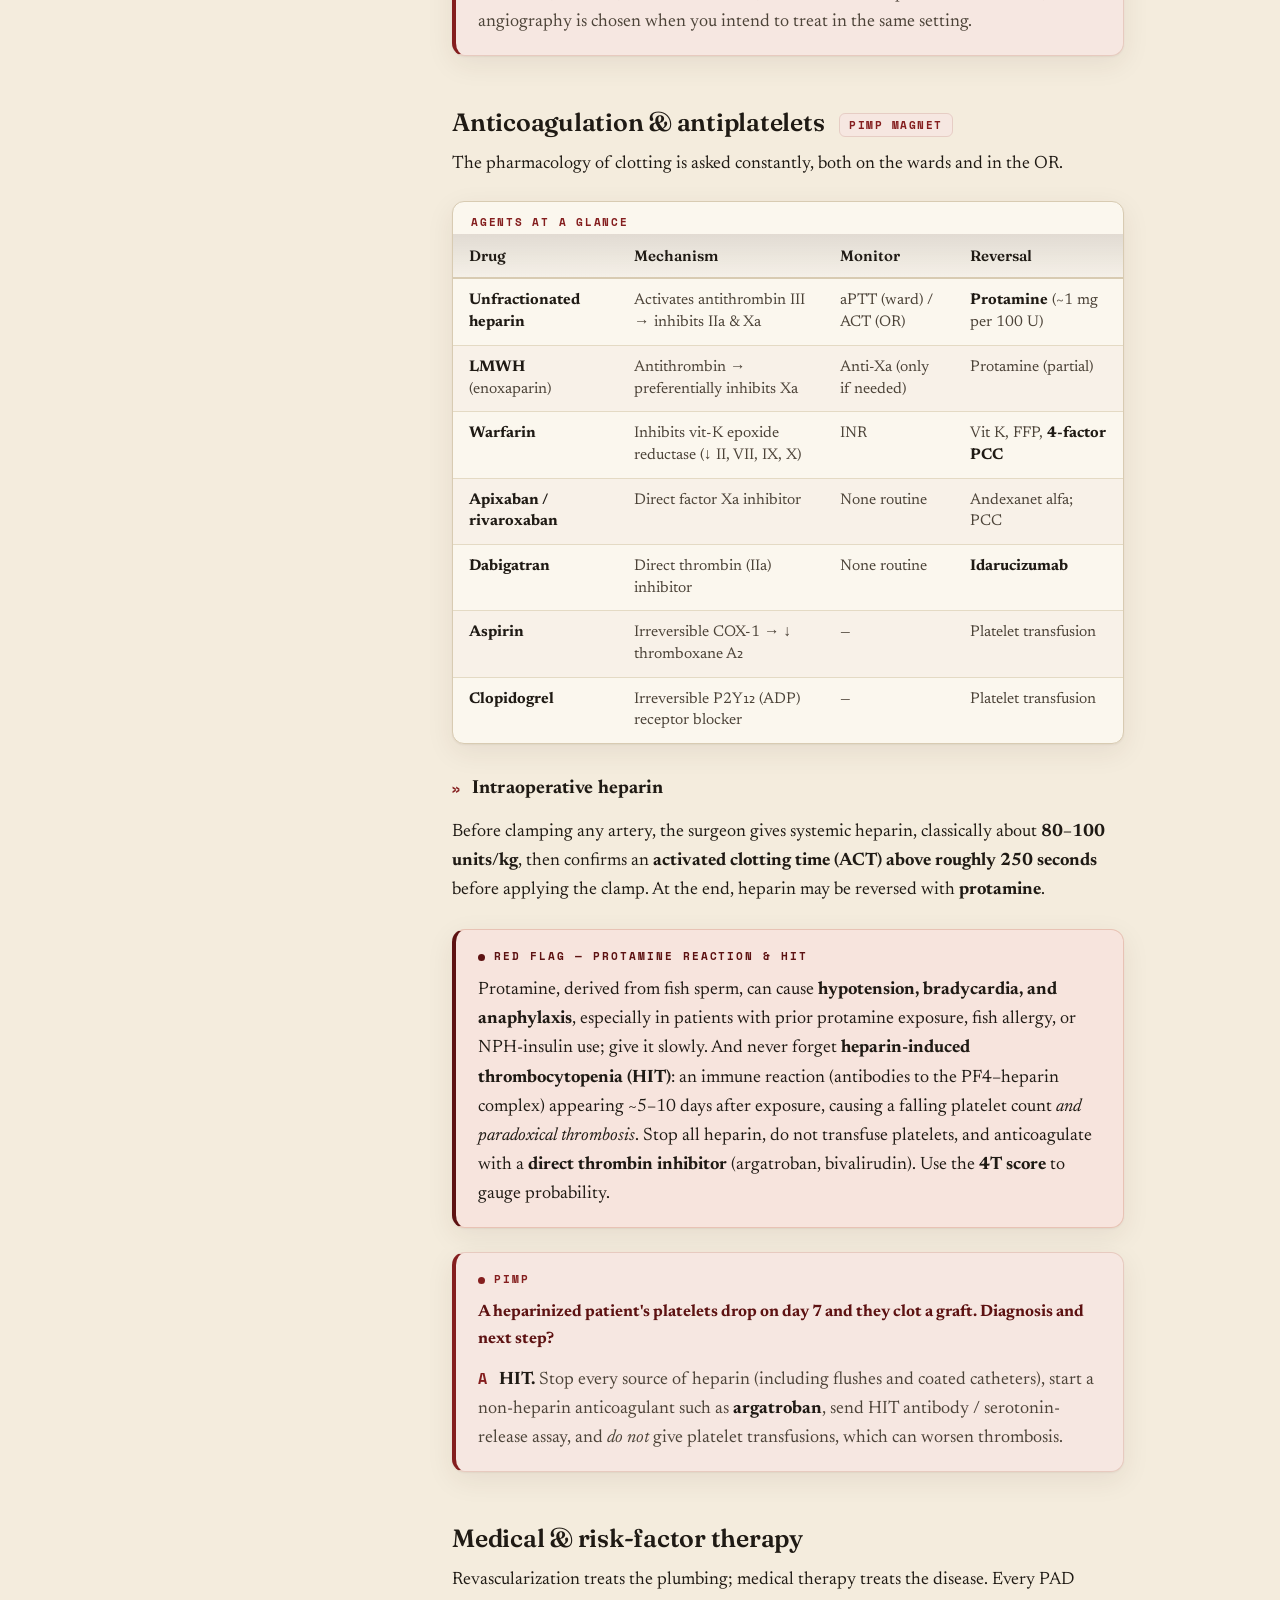
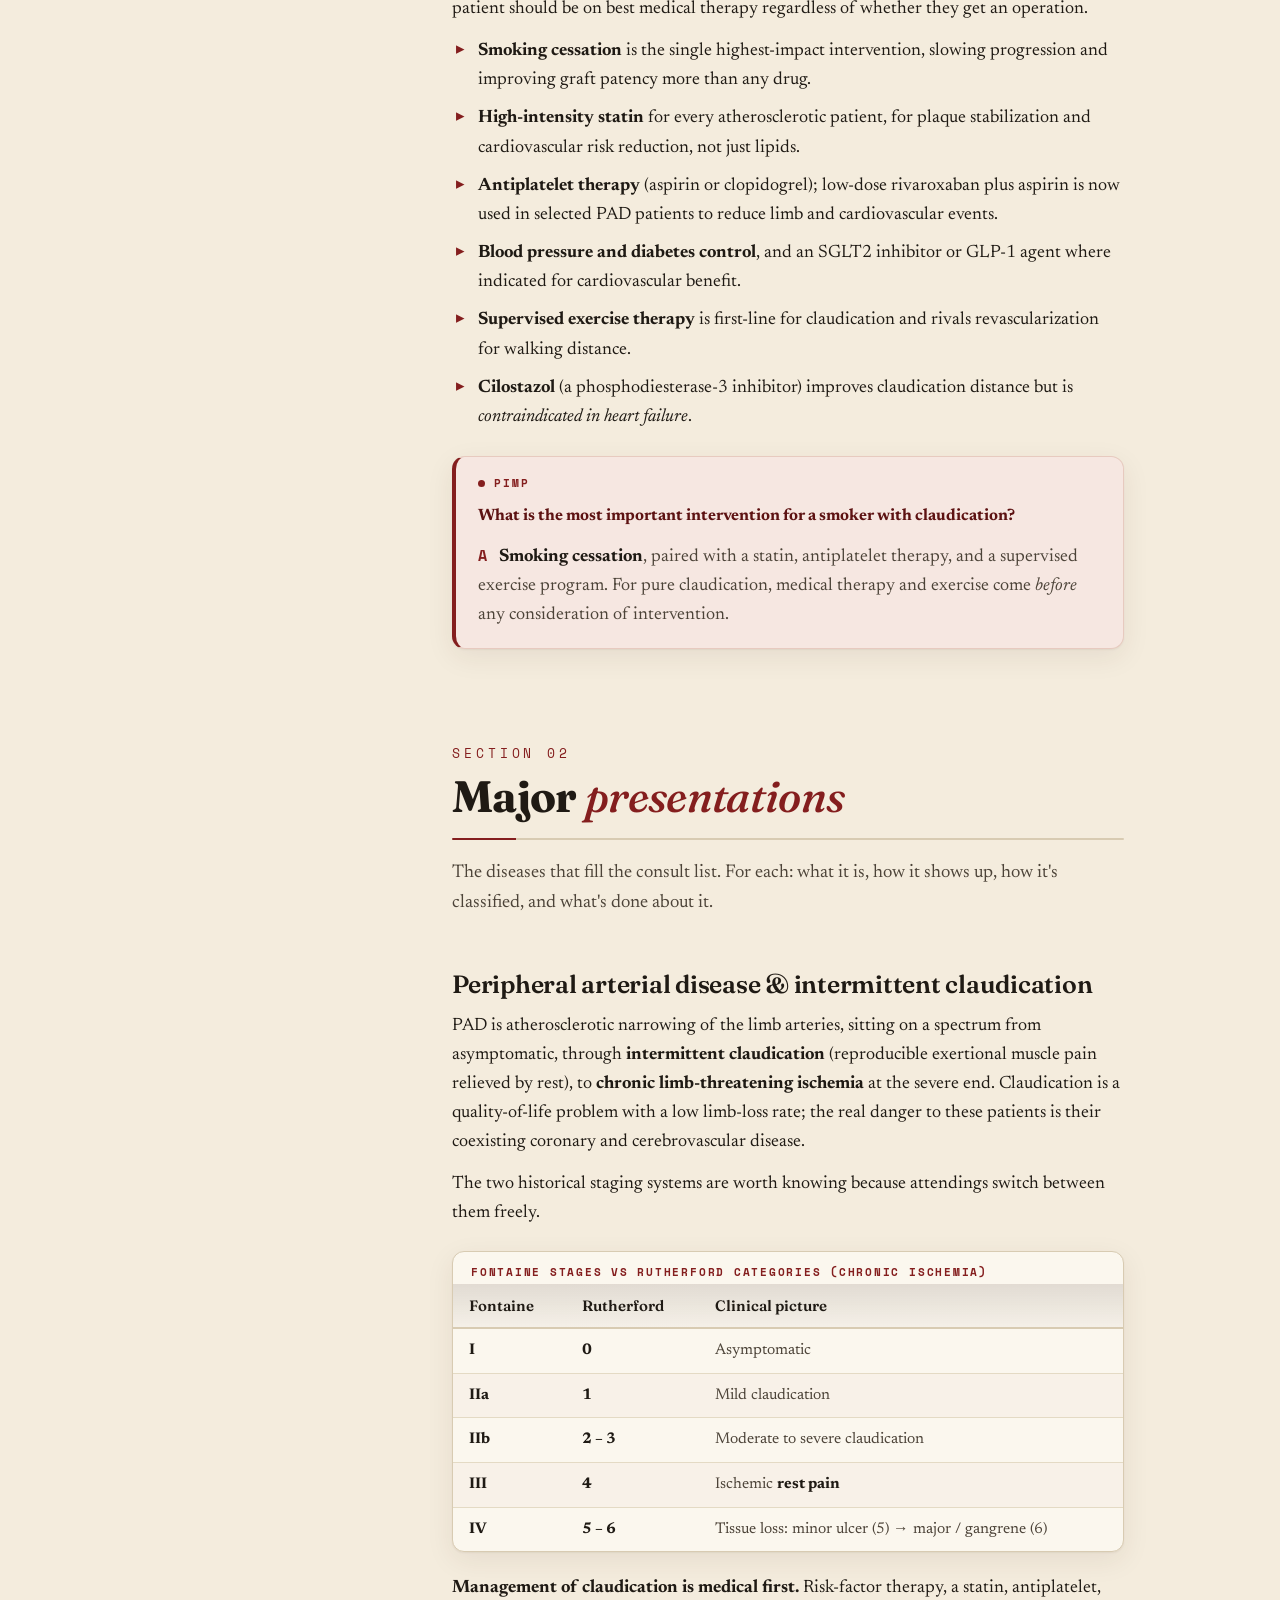
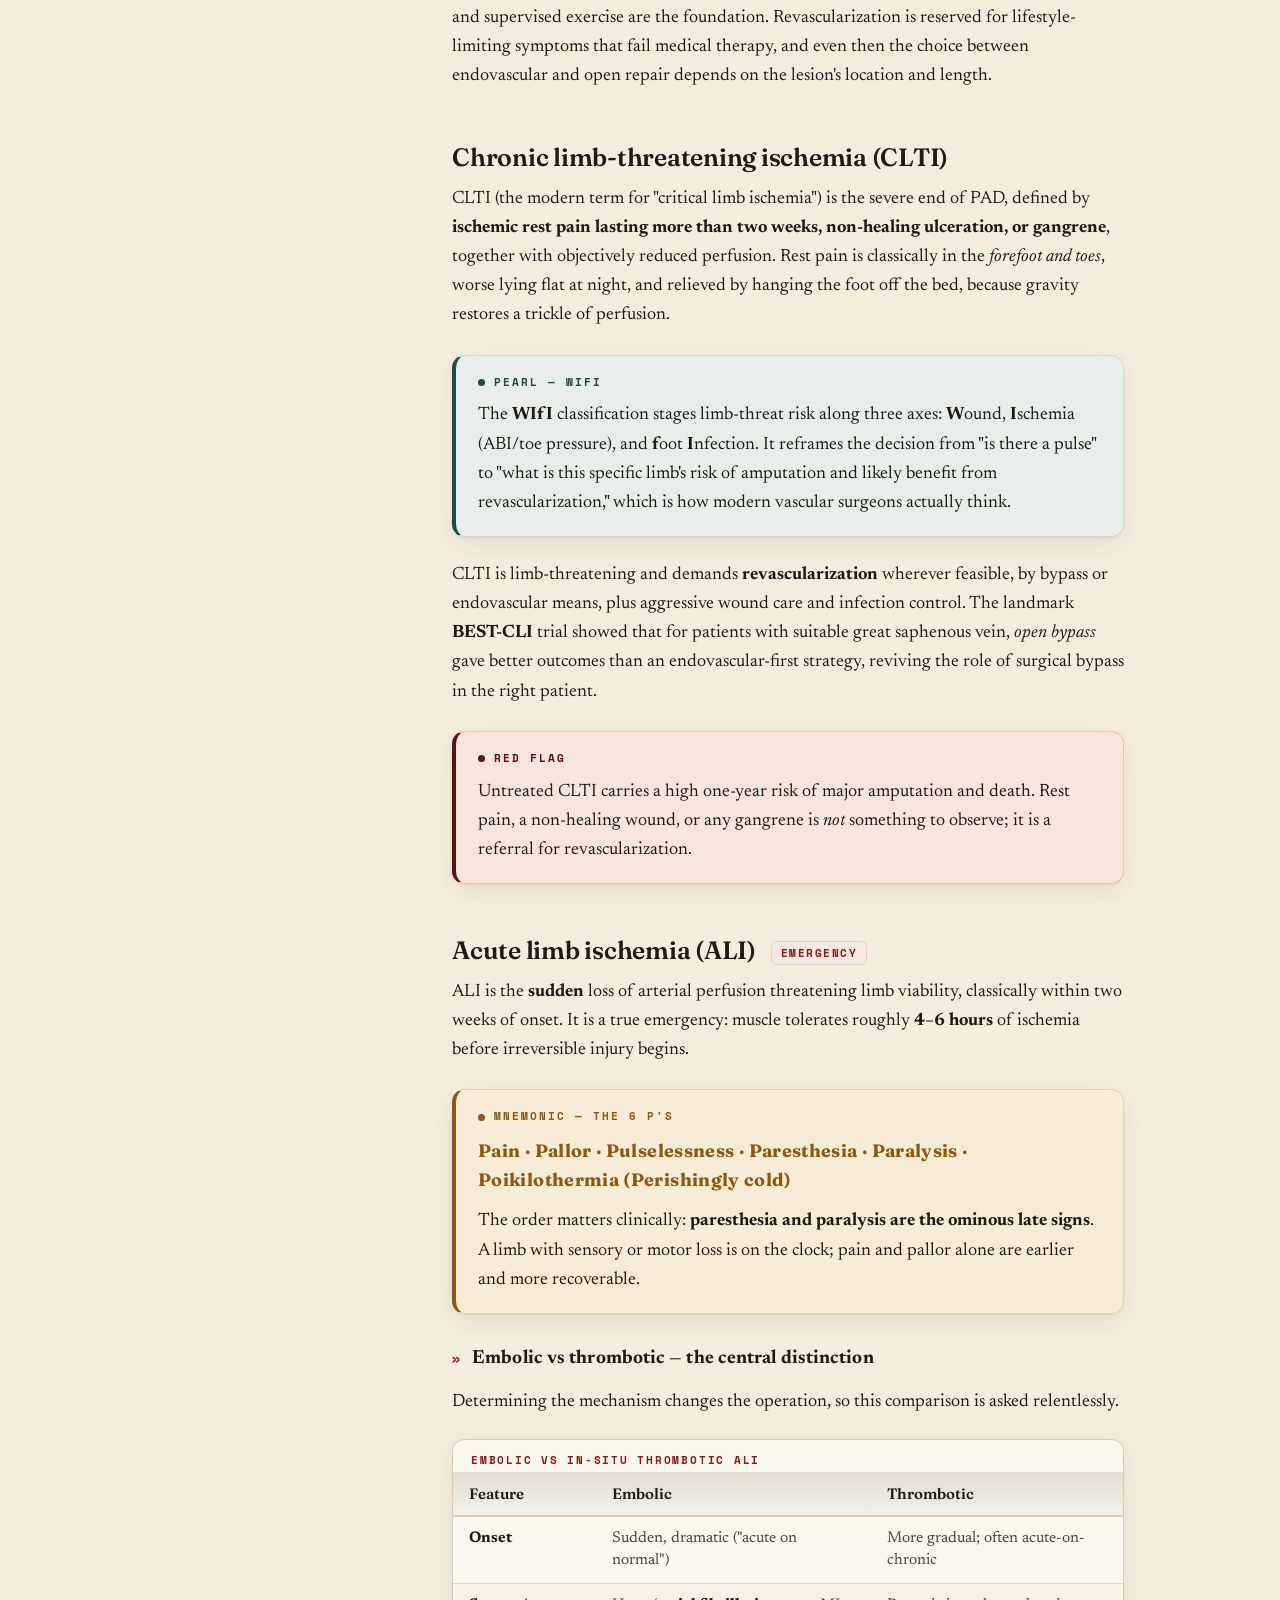
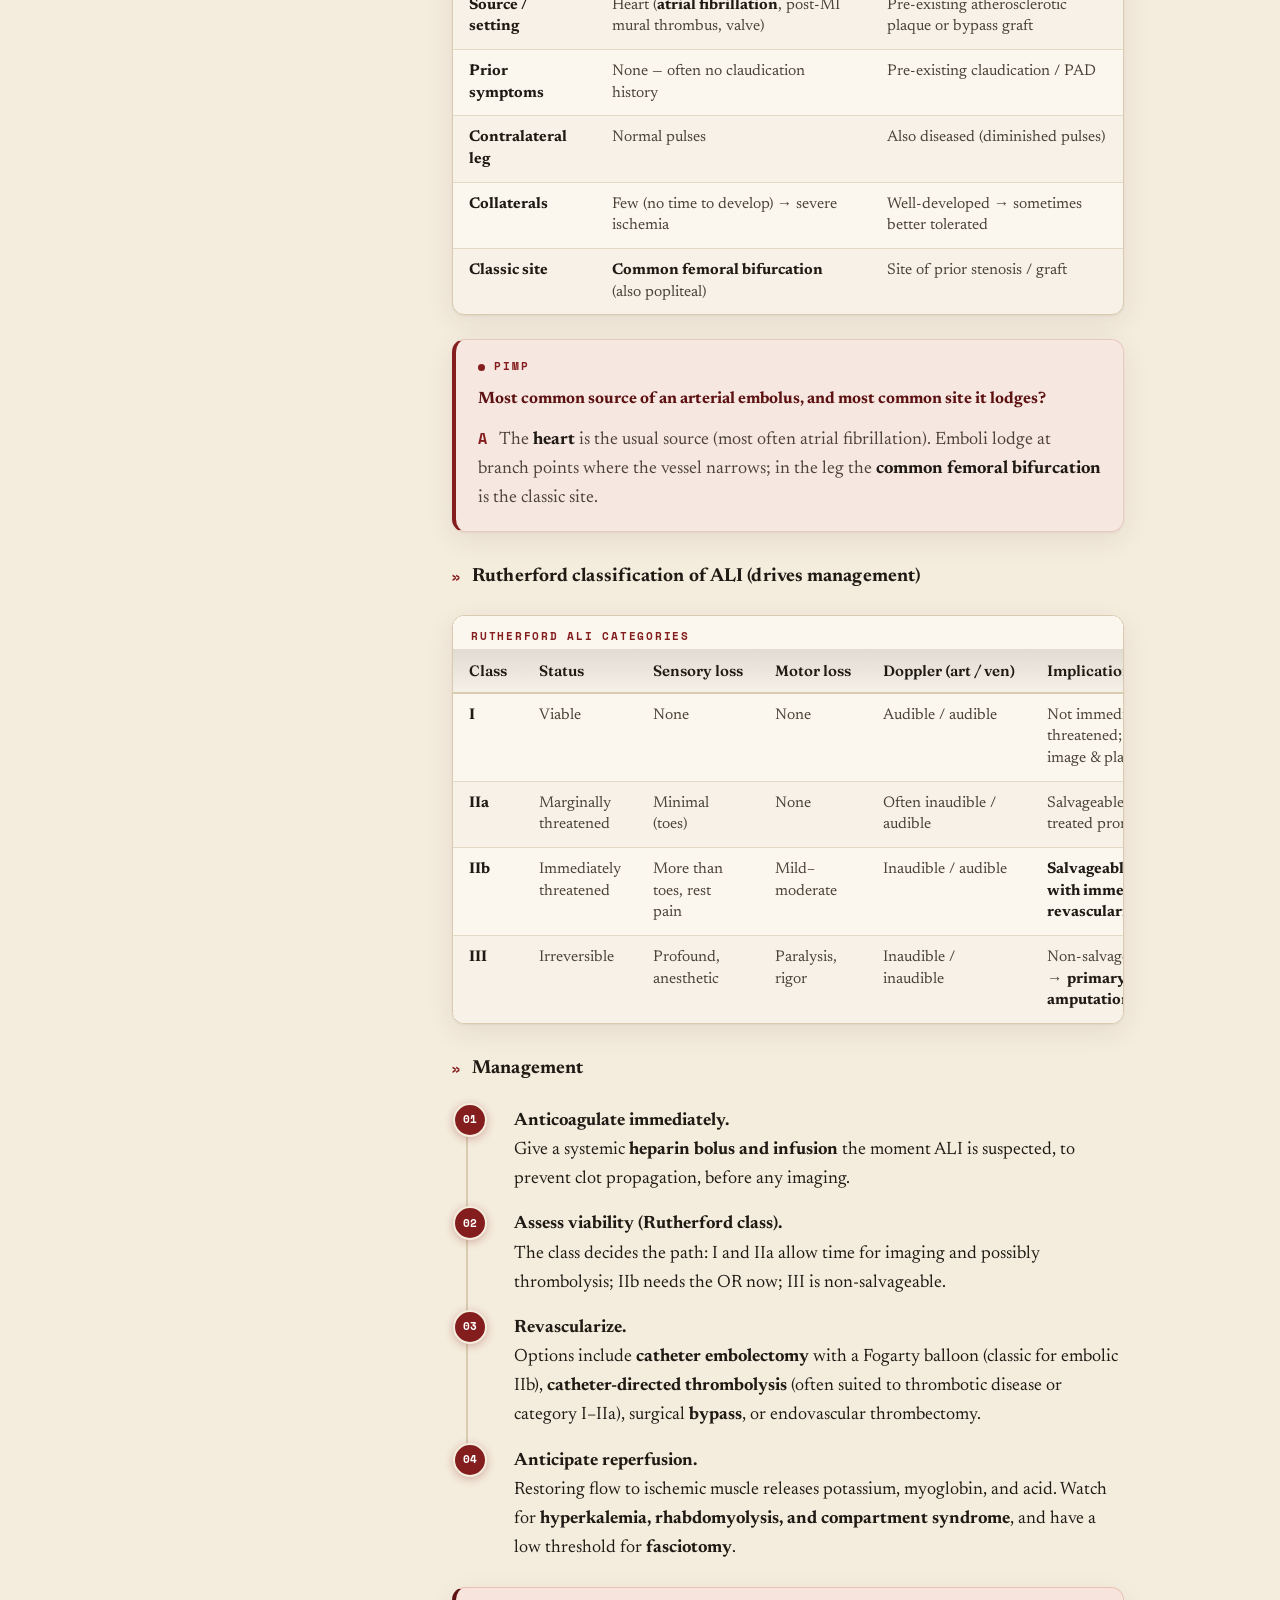
<file: vascular_surgery_guide.html>
<!DOCTYPE html>
<html lang="en">
<head>
<meta charset="UTF-8">
<meta name="viewport" content="width=device-width, initial-scale=1.0">
<title>The Vascular Surgery Field Guide</title>
<link rel="preconnect" href="https://fonts.googleapis.com">
<link rel="preconnect" href="https://fonts.gstatic.com" crossorigin>
<link href="https://fonts.googleapis.com/css2?family=Fraunces:ital,opsz,wght@0,9..144,400;0,9..144,500;0,9..144,600;0,9..144,700;0,9..144,900;1,9..144,400;1,9..144,500&family=Newsreader:ital,opsz,wght@0,6..72,400;0,6..72,500;0,6..72,600;0,6..72,700;1,6..72,400;1,6..72,500&family=Space+Mono:wght@400;700&display=swap" rel="stylesheet">
<style>
  :root{
    --bg:#f4ecdd;
    --bg-deep:#ece1cd;
    --surface:#fbf7ee;
    --surface-2:#f7f0e1;
    --ink:#1f1a14;
    --ink-soft:#4c4338;
    --ink-faint:#8b7f6c;
    --rule:#d8cbb2;
    --rule-soft:#e4dac4;
    --oxblood:#841e1e;
    --oxblood-deep:#5d1212;
    --oxblood-tint:#f6e7e1;
    --teal:#1f4a49;
    --teal-tint:#e7eeea;
    --amber:#8a5a12;
    --amber-tint:#f6ecd6;
    --gold:#b1812c;
    --shadow:0 1px 2px rgba(60,40,20,.06),0 8px 28px rgba(60,40,20,.08);
    --shadow-lg:0 2px 6px rgba(60,40,20,.08),0 22px 60px rgba(60,40,20,.14);
    --maxw:74ch;
  }
  *{box-sizing:border-box;}
  html{scroll-behavior:smooth;scroll-padding-top:28px;}
  body{
    margin:0;
    background:
      radial-gradient(1200px 600px at 88% -10%, #f8f1e2 0%, rgba(248,241,226,0) 55%),
      radial-gradient(900px 500px at -10% 8%, #f0e6d2 0%, rgba(240,230,210,0) 50%),
      var(--bg);
    color:var(--ink);
    font-family:"Newsreader",Georgia,serif;
    font-optical-sizing:auto;
    font-size:18px;
    line-height:1.62;
    -webkit-font-smoothing:antialiased;
    text-rendering:optimizeLegibility;
  }

  /* ---------- Layout ---------- */
  .shell{display:flex;align-items:flex-start;}
  .sidebar{
    position:sticky;top:0;height:100vh;width:296px;flex:0 0 296px;
    background:linear-gradient(180deg,#2a1410 0%,#3a1816 60%,#2a1410 100%);
    color:#e8dcc8;border-right:1px solid #50211c;
    display:flex;flex-direction:column;z-index:40;
    box-shadow:6px 0 30px rgba(40,15,10,.18);
  }
  .sb-head{padding:30px 26px 18px;border-bottom:1px solid rgba(255,235,200,.13);}
  .sb-mark{
    font-family:"Space Mono",monospace;font-size:10.5px;letter-spacing:.32em;
    text-transform:uppercase;color:#d99a7f;margin:0 0 12px;
  }
  .sb-title{
    font-family:"Fraunces",serif;font-weight:600;font-size:25px;line-height:1.05;
    margin:0;color:#f6ead4;
  }
  .sb-title em{font-style:italic;color:#e7b59a;font-weight:500;}
  .sb-sub{font-size:12.5px;color:#c4ad92;margin:9px 0 0;font-style:italic;line-height:1.4;}
  .sb-nav{overflow-y:auto;padding:16px 14px 30px;flex:1;}
  .sb-nav::-webkit-scrollbar{width:8px;}
  .sb-nav::-webkit-scrollbar-thumb{background:#5d2a23;border-radius:8px;}
  .sb-group{margin:0 0 4px;}
  .sb-glabel{
    font-family:"Space Mono",monospace;font-size:10px;letter-spacing:.22em;text-transform:uppercase;
    color:#bb8568;padding:14px 12px 6px;display:flex;align-items:center;gap:8px;
  }
  .sb-glabel .n{color:#7f463b;}
  .sb-nav a{
    display:block;color:#d7c6ac;text-decoration:none;font-size:14.5px;
    padding:5px 12px 5px 22px;border-radius:7px;line-height:1.3;transition:all .15s ease;
    border-left:2px solid transparent;
  }
  .sb-nav a:hover{background:rgba(255,225,190,.08);color:#fbeed6;}
  .sb-nav a.active{background:rgba(216,128,96,.16);color:#fadfc6;border-left-color:#d4795b;}

  .main{flex:1 1 auto;min-width:0;padding:0 0 120px;}
  .wrap{max-width:var(--maxw);margin:0 auto;padding:0 34px;}
  .wide{max-width:920px;}

  /* ---------- Topbar (mobile) ---------- */
  .topbar{display:none;}

  /* ---------- Hero ---------- */
  .hero{
    position:relative;overflow:hidden;
    background:
      linear-gradient(180deg, rgba(244,236,221,0) 60%, var(--bg) 100%),
      radial-gradient(680px 360px at 78% 12%, #f9f2e3 0%, rgba(249,242,227,0) 60%);
    padding:84px 0 54px;border-bottom:1px solid var(--rule);
  }
  .hero .pulse{
    position:absolute;left:0;right:0;bottom:38px;width:100%;height:120px;
    opacity:.5;pointer-events:none;
  }
  .hero-inner{position:relative;z-index:2;}
  .eyebrow{
    font-family:"Space Mono",monospace;font-size:12px;letter-spacing:.34em;
    text-transform:uppercase;color:var(--oxblood);margin:0 0 22px;
    display:flex;align-items:center;gap:14px;
  }
  .eyebrow::after{content:"";height:1px;flex:1;max-width:120px;background:linear-gradient(90deg,var(--oxblood),transparent);}
  h1.title{
    font-family:"Fraunces",serif;font-weight:900;font-size:clamp(40px,7vw,76px);
    line-height:.98;letter-spacing:-.02em;margin:0 0 6px;color:var(--ink);
  }
  h1.title .vasc{display:block;}
  h1.title em{font-style:italic;font-weight:500;color:var(--oxblood);}
  .lede{
    font-size:20px;line-height:1.55;color:var(--ink-soft);max-width:60ch;margin:24px 0 0;
    font-weight:400;
  }
  .lede strong{color:var(--ink);font-weight:600;}
  .hero-meta{
    display:flex;flex-wrap:wrap;gap:10px 10px;margin-top:30px;
  }
  .chip{
    font-family:"Space Mono",monospace;font-size:11.5px;letter-spacing:.04em;
    background:var(--surface);border:1px solid var(--rule);color:var(--ink-soft);
    padding:7px 13px;border-radius:100px;box-shadow:var(--shadow);
  }
  .chip b{color:var(--oxblood);font-weight:700;}

  .disclaimer{
    margin:34px auto 0;max-width:var(--maxw);
  }
  .disclaimer .box{
    margin:0 34px;background:var(--surface);border:1px solid var(--rule);
    border-left:3px solid var(--gold);border-radius:10px;padding:15px 20px;
    font-size:14.5px;color:var(--ink-soft);line-height:1.5;box-shadow:var(--shadow);
  }
  .disclaimer .box b{color:var(--amber);font-family:"Space Mono",monospace;font-size:11px;letter-spacing:.16em;text-transform:uppercase;display:block;margin-bottom:5px;}

  /* ---------- Sections ---------- */
  .section{padding:62px 0 8px;scroll-margin-top:20px;}
  .sec-head{position:relative;margin-bottom:30px;}
  .sec-num{
    font-family:"Space Mono",monospace;font-size:13px;letter-spacing:.3em;
    color:var(--oxblood);display:block;margin-bottom:10px;
  }
  h2.sec-title{
    font-family:"Fraunces",serif;font-weight:700;font-size:clamp(30px,4.4vw,44px);
    line-height:1.04;letter-spacing:-.015em;margin:0;color:var(--ink);
  }
  h2.sec-title em{font-style:italic;color:var(--oxblood);font-weight:500;}
  .sec-head .rule{height:2px;background:linear-gradient(90deg,var(--oxblood) 0%,var(--oxblood) 64px,var(--rule) 64px,var(--rule) 100%);margin-top:18px;border-radius:2px;}
  .sec-intro{font-size:18.5px;color:var(--ink-soft);margin:18px 0 0;max-width:66ch;}

  h3{
    font-family:"Fraunces",serif;font-weight:600;font-size:25px;line-height:1.15;
    letter-spacing:-.01em;margin:46px 0 4px;color:var(--ink);
    padding-top:6px;
  }
  h3 .tag{
    font-family:"Space Mono",monospace;font-size:11px;letter-spacing:.14em;text-transform:uppercase;
    color:var(--oxblood);background:var(--oxblood-tint);border:1px solid #e6cdc4;
    padding:3px 9px;border-radius:6px;vertical-align:middle;margin-left:10px;font-weight:700;
  }
  h4{
    font-family:"Newsreader",serif;font-weight:700;font-size:19px;color:var(--ink);
    margin:30px 0 6px;letter-spacing:.005em;
  }
  h4 .pin{color:var(--oxblood);font-family:"Space Mono",monospace;font-size:13px;margin-right:8px;}

  p{margin:13px 0;}
  .main a{color:var(--oxblood);text-decoration:underline;text-decoration-thickness:1px;text-underline-offset:2px;}
  strong{font-weight:700;color:var(--ink);}
  em{font-style:italic;}
  .term{font-weight:700;color:var(--oxblood-deep);}
  .sub{color:var(--ink-faint);font-size:.9em;}

  ul,ol{margin:13px 0;padding-left:24px;}
  li{margin:7px 0;padding-left:4px;}
  li::marker{color:var(--oxblood);}
  ul.tight li,ol.tight li{margin:4px 0;}
  ul.clean{list-style:none;padding-left:0;}
  ul.clean>li{position:relative;padding-left:26px;margin:9px 0;}
  ul.clean>li::before{content:"▸";position:absolute;left:4px;top:0;color:var(--oxblood);font-size:.95em;}

  .lead-in{font-weight:700;color:var(--ink);}

  /* ---------- Tables ---------- */
  .tbl-wrap{overflow-x:auto;margin:22px 0;border:1px solid var(--rule);border-radius:12px;box-shadow:var(--shadow);background:var(--surface);}
  table{border-collapse:collapse;width:100%;font-size:15.5px;line-height:1.4;}
  caption{
    text-align:left;font-family:"Space Mono",monospace;font-size:11px;letter-spacing:.16em;
    text-transform:uppercase;color:var(--oxblood);padding:13px 18px 4px;font-weight:700;
  }
  thead th{
    background:linear-gradient(180deg,#33181420,#33181408);
    text-align:left;font-family:"Fraunces",serif;font-weight:600;font-size:15px;color:var(--ink);
    padding:11px 16px;border-bottom:2px solid var(--rule);white-space:nowrap;
  }
  tbody td{padding:11px 16px;border-bottom:1px solid var(--rule-soft);vertical-align:top;color:var(--ink-soft);}
  tbody tr:last-child td{border-bottom:none;}
  tbody tr:nth-child(even){background:rgba(131,30,30,.025);}
  td b,td strong{color:var(--ink);}
  .mono{font-family:"Space Mono",monospace;font-size:.92em;}
  .nowrap{white-space:nowrap;}

  /* ---------- Callout boxes ---------- */
  .box{
    border-radius:13px;padding:18px 22px 18px;margin:24px 0;position:relative;
    box-shadow:var(--shadow);border:1px solid var(--rule);
  }
  .box .lab{
    font-family:"Space Mono",monospace;font-size:11px;letter-spacing:.18em;text-transform:uppercase;
    font-weight:700;display:flex;align-items:center;gap:9px;margin-bottom:10px;
  }
  .box p:first-of-type{margin-top:0;}
  .box p:last-child{margin-bottom:0;}
  .box ul,.box ol{margin:8px 0;}

  .pimp{background:var(--oxblood-tint);border-color:#e7cabf;border-left:4px solid var(--oxblood);}
  .pimp .lab{color:var(--oxblood);}
  .pimp .q{font-weight:700;color:var(--oxblood-deep);font-family:"Newsreader",serif;font-size:16.5px;}
  .pimp .a{margin-top:7px;color:var(--ink-soft);}
  .pimp .a::before{content:"A ";font-family:"Space Mono",monospace;color:var(--oxblood);font-weight:700;font-size:.85em;letter-spacing:.1em;}

  .pearl{background:var(--teal-tint);border-color:#cfdbd4;border-left:4px solid var(--teal);}
  .pearl .lab{color:var(--teal);}

  .flag{background:#f7e4dd;border-color:#e8c2b4;border-left:4px solid var(--oxblood-deep);}
  .flag .lab{color:var(--oxblood-deep);}

  .mnem{background:var(--amber-tint);border-color:#e6d2a8;border-left:4px solid var(--amber);}
  .mnem .lab{color:var(--amber);}
  .mnem .word{font-family:"Fraunces",serif;font-weight:700;font-size:18px;color:var(--amber);letter-spacing:.02em;}

  .def{background:var(--surface-2);border-color:var(--rule);border-left:4px solid var(--ink-faint);}
  .def .lab{color:var(--ink-faint);}

  /* dot icon */
  .dot{width:7px;height:7px;border-radius:50%;display:inline-block;background:currentColor;flex:0 0 auto;}

  /* ---------- Steps ---------- */
  ol.steps{counter-reset:step;list-style:none;padding-left:0;margin:20px 0;}
  ol.steps>li{
    position:relative;padding:2px 0 14px 46px;margin:0;
    border-left:2px solid var(--rule);margin-left:14px;
  }
  ol.steps>li:last-child{border-left-color:transparent;padding-bottom:0;}
  ol.steps>li::before{
    counter-increment:step;content:counter(step,decimal-leading-zero);
    position:absolute;left:-15px;top:-2px;width:30px;height:30px;
    background:var(--oxblood);color:#fff;border-radius:50%;
    font-family:"Space Mono",monospace;font-size:11px;font-weight:700;
    display:flex;align-items:center;justify-content:center;
    box-shadow:0 2px 8px rgba(131,30,30,.3);border:2px solid var(--bg);
  }
  ol.steps>li .st{font-weight:700;color:var(--ink);display:block;}

  /* ---------- Grid cards ---------- */
  .cards{display:grid;grid-template-columns:repeat(auto-fit,minmax(220px,1fr));gap:16px;margin:24px 0;}
  .card{
    background:var(--surface);border:1px solid var(--rule);border-radius:12px;padding:17px 19px;
    box-shadow:var(--shadow);
  }
  .card h5{
    font-family:"Fraunces",serif;font-weight:600;font-size:17px;margin:0 0 4px;color:var(--oxblood-deep);
  }
  .card .k{font-family:"Space Mono",monospace;font-size:10.5px;letter-spacing:.14em;text-transform:uppercase;color:var(--ink-faint);display:block;margin-bottom:8px;}
  .card p{font-size:14.5px;margin:6px 0;color:var(--ink-soft);}

  /* key-value definition rows */
  .kv{margin:18px 0;border-top:1px solid var(--rule);}
  .kv .row{display:flex;gap:18px;padding:11px 2px;border-bottom:1px solid var(--rule-soft);}
  .kv .k{flex:0 0 168px;font-weight:700;color:var(--oxblood-deep);font-size:15.5px;}
  .kv .v{flex:1;color:var(--ink-soft);font-size:16px;}
  @media(max-width:560px){.kv .row{flex-direction:column;gap:2px;}.kv .k{flex:none;}}

  /* divider */
  .divider{display:flex;align-items:center;gap:16px;margin:54px 0 0;color:var(--rule);}
  .divider::before,.divider::after{content:"";height:1px;flex:1;background:var(--rule);}
  .divider .d{font-family:"Space Mono",monospace;font-size:12px;color:var(--oxblood);letter-spacing:.3em;}

  /* back to top */
  .totop{
    position:fixed;right:22px;bottom:22px;z-index:50;
    width:46px;height:46px;border-radius:50%;background:var(--oxblood);color:#fff;
    border:none;cursor:pointer;box-shadow:var(--shadow-lg);font-size:20px;
    display:flex;align-items:center;justify-content:center;opacity:0;pointer-events:none;
    transition:opacity .25s ease,transform .25s ease;
  }
  .totop.show{opacity:1;pointer-events:auto;}
  .totop:hover{transform:translateY(-3px);}

  /* footer */
  .foot{border-top:1px solid var(--rule);margin-top:70px;padding-top:30px;color:var(--ink-faint);font-size:14.5px;}
  .foot b{color:var(--oxblood);font-family:"Space Mono",monospace;font-size:11px;letter-spacing:.14em;text-transform:uppercase;}

  /* nav toggle button */
  .navtoggle{
    display:none;position:fixed;top:14px;left:14px;z-index:60;
    background:var(--oxblood);color:#fff;border:none;border-radius:10px;
    padding:10px 14px;font-family:"Space Mono",monospace;font-size:12px;letter-spacing:.1em;
    cursor:pointer;box-shadow:var(--shadow-lg);align-items:center;gap:8px;
  }
  .scrim{display:none;}

  /* ---------- Responsive ---------- */
  @media(max-width:980px){
    .sidebar{
      position:fixed;left:0;top:0;transform:translateX(-100%);
      transition:transform .3s cubic-bezier(.4,0,.2,1);width:300px;flex-basis:300px;
    }
    .sidebar.open{transform:translateX(0);}
    .navtoggle{display:flex;}
    .scrim{position:fixed;inset:0;background:rgba(30,15,10,.45);z-index:39;display:none;}
    .scrim.show{display:block;}
    .main{width:100%;}
    .hero{padding-top:72px;}
    .wrap{padding:0 22px;}
    .disclaimer .box{margin:0 22px;}
    body{font-size:17px;}
  }
  @media(max-width:520px){
    h3{font-size:22px;}
    .kv .k{flex-basis:auto;}
    .hero{padding-top:68px;}
  }

  /* ---------- Print ---------- */
  @media print{
    .sidebar,.navtoggle,.totop,.scrim,.hero .pulse{display:none!important;}
    body{background:#fff;font-size:11pt;color:#000;}
    .main{padding:0;}
    .wrap{max-width:100%;padding:0;}
    .section{padding:18px 0 0;page-break-inside:auto;}
    h2.sec-title,h3,h4{page-break-after:avoid;}
    .box,.tbl-wrap,table,.card,ol.steps>li{page-break-inside:avoid;}
    a{color:#000;text-decoration:none;}
    .box{box-shadow:none;}
    .hero{padding:0 0 18px;border-bottom:2px solid #000;}
  }
</style>
</head>
<body>
<button class="navtoggle" id="navToggle" aria-label="Open contents">☰ Contents</button>
<div class="scrim" id="scrim"></div>

<div class="shell">
  <!-- ============ SIDEBAR ============ -->
  <aside class="sidebar" id="sidebar">
    <div class="sb-head">
      <p class="sb-mark">Rounds · OR · Boards</p>
      <h2 class="sb-title">The Vascular<br><em>Field Guide</em></h2>
      <p class="sb-sub">What to know, what you'll be pimped on, and how not to look lost.</p>
    </div>
    <nav class="sb-nav" id="sbNav">
      <div class="sb-group">
        <div class="sb-glabel"><span class="n">00</span> Orientation</div>
        <a href="#how-to-use">How to use this guide</a>
        <a href="#mindset">The vascular mindset</a>
      </div>
      <div class="sb-group">
        <div class="sb-glabel"><span class="n">01</span> Foundations</div>
        <a href="#anatomy">Arterial &amp; venous anatomy</a>
        <a href="#collaterals">Collateral pathways</a>
        <a href="#hemodynamics">Hemodynamics &amp; physiology</a>
        <a href="#exam">History &amp; physical exam</a>
        <a href="#testing">Noninvasive testing &amp; ABI</a>
        <a href="#imaging">Imaging modalities</a>
        <a href="#anticoag">Anticoagulation &amp; antiplatelets</a>
        <a href="#medical">Medical risk-factor therapy</a>
      </div>
      <div class="sb-group">
        <div class="sb-glabel"><span class="n">02</span> Presentations</div>
        <a href="#claudication">Claudication &amp; PAD spectrum</a>
        <a href="#clti">Chronic limb-threatening ischemia</a>
        <a href="#ali">Acute limb ischemia</a>
        <a href="#aaa">Abdominal aortic aneurysm</a>
        <a href="#carotid">Carotid disease &amp; stroke</a>
        <a href="#mesenteric">Mesenteric ischemia</a>
        <a href="#dissection">Aortic dissection</a>
        <a href="#vte">DVT &amp; venous thromboembolism</a>
        <a href="#cvi">Chronic venous insufficiency</a>
        <a href="#diabetic-foot">Diabetic foot</a>
        <a href="#other-pres">Other key presentations</a>
      </div>
      <div class="sb-group">
        <div class="sb-glabel"><span class="n">03</span> Operations</div>
        <a href="#cea">Carotid endarterectomy</a>
        <a href="#open-aaa">Open AAA repair</a>
        <a href="#evar">EVAR &amp; endoleaks</a>
        <a href="#bypass">Lower extremity bypass</a>
        <a href="#endo-periph">Peripheral endovascular</a>
        <a href="#access">Dialysis access / AV fistula</a>
        <a href="#amputation">Amputations</a>
        <a href="#embolectomy">Embolectomy / thrombectomy</a>
        <a href="#tevar">TEVAR</a>
        <a href="#fasciotomy">Fasciotomy</a>
        <a href="#abf">Aortobifemoral &amp; others</a>
      </div>
      <div class="sb-group">
        <div class="sb-glabel"><span class="n">04</span> Getting Pimped</div>
        <a href="#pimp-anatomy">Anatomy questions</a>
        <a href="#pimp-physio">Physiology questions</a>
        <a href="#pimp-clinical">Clinical &amp; operative questions</a>
        <a href="#pimp-classic">Classic one-liners</a>
      </div>
      <div class="sb-group">
        <div class="sb-glabel"><span class="n">05</span> Survival</div>
        <a href="#presenting">Presenting a vascular patient</a>
        <a href="#or-etiquette">OR &amp; floor etiquette</a>
        <a href="#consults">Working up the common consult</a>
      </div>
      <div class="sb-group">
        <div class="sb-glabel"><span class="n">06</span> Reference</div>
        <a href="#tables">Quick-reference tables</a>
        <a href="#numbers">Numbers worth memorizing</a>
      </div>
    </nav>
  </aside>

  <!-- ============ MAIN ============ -->
  <main class="main">
    <header class="hero">
      <svg class="pulse" viewBox="0 0 1400 120" preserveAspectRatio="none" aria-hidden="true">
        <path d="M0,60 L420,60 L445,60 L460,22 L478,98 L496,42 L512,60 L1400,60"
              fill="none" stroke="#841e1e" stroke-width="2.2" opacity="0.55"/>
        <path d="M0,60 L420,60 L445,60 L460,22 L478,98 L496,42 L512,60 L1400,60"
              fill="none" stroke="#841e1e" stroke-width="6" opacity="0.10"/>
      </svg>
      <div class="hero-inner wrap">
        <p class="eyebrow">A Rotation Survival Manual</p>
        <h1 class="title"><span class="vasc">Vascular</span> <em>Surgery</em></h1>
        <p class="lede">Everything a student or junior resident needs walking onto the service: <strong>the anatomy and physiology you'll be quizzed on</strong>, the presentations that fill the consult pager, the operations you'll scrub, and the one-liners attendings love to fire across the table.</p>
        <div class="hero-meta">
          <span class="chip"><b>6</b> sections</span>
          <span class="chip"><b>11</b> presentations</span>
          <span class="chip"><b>11</b> operations</span>
          <span class="chip"><b>40+</b> pimp questions</span>
          <span class="chip"><b>10</b> reference tables</span>
        </div>
      </div>
    </header>

    <div class="disclaimer">
      <div class="box">
        <b>Read me first</b>
        This is an educational study aid for trainees, built to consolidate high-yield teaching points and exam-style facts. It is not a clinical protocol. Numbers, thresholds, and trial data drift over time and vary by institution, so verify against current society guidelines (SVS, ESVS), your attendings, and local pathways before acting on anything for a real patient.
      </div>
    </div>

    <div class="wrap">

      <!-- ========================= 00 ORIENTATION ========================= -->
      <section class="section" id="how-to-use">
        <div class="sec-head">
          <span class="sec-num">SECTION 00</span>
          <h2 class="sec-title">Orientation &amp; <em>mindset</em></h2>
          <div class="rule"></div>
          <p class="sec-intro">Before the facts, the frame. Vascular is a small, intense service with a logic of its own. Get the logic and the facts hang on it.</p>
        </div>

        <h3>How to use this guide</h3>
        <p>Read sections <strong>01 (Foundations)</strong> and <strong>02 (Presentations)</strong> before your first day. They cover the language and the reasoning everyone will assume you have. Skim <strong>03 (Operations)</strong> the night before you scrub a given case, then re-read the relevant entry after, while it is fresh. Section <strong>04 (Getting Pimped)</strong> is for the ten minutes before rounds. Section <strong>06 (Reference)</strong> is what you screenshot and keep on your phone.</p>
        <p>The colored boxes recur throughout and each means something specific:</p>
        <div class="box pimp">
          <div class="lab"><span class="dot"></span>Pimp</div>
          <p>A question you will actually be asked, with the answer an attending wants to hear. If you can answer the pimp boxes cold, you are ahead of most rotators.</p>
        </div>
        <div class="box pearl">
          <div class="lab"><span class="dot"></span>Pearl</div>
          <p>A clinical or operative point that separates someone who memorized a list from someone who understands the disease.</p>
        </div>
        <div class="box flag">
          <div class="lab"><span class="dot"></span>Red flag</div>
          <p>A do-not-miss finding, an emergency, or a classic trap. These are the things that hurt patients and end rotations badly.</p>
        </div>
        <div class="box mnem">
          <div class="lab"><span class="dot"></span>Mnemonic</div>
          <p>A memory hook. Use the ones that stick and ignore the rest.</p>
        </div>

        <h3 id="mindset">The vascular mindset</h3>
        <p>Three habits of thought will make you sound like you belong on the service.</p>
        <p><span class="lead-in">First, everything reduces to inflow, outflow, and conduit.</span> A leg, a graft, a bypass, a fistula, all of it. Is there enough blood arriving (inflow), a healthy bed for it to drain into (outflow, or runoff), and an intact channel between the two (conduit)? When a graft clots or a wound will not heal, the question is always which of those three failed.</p>
        <p><span class="lead-in">Second, the vascular patient is a cardiac patient who happens to have a leg or carotid problem.</span> Atherosclerosis is systemic. The person with claudication almost certainly has coronary disease too, which is why the leading cause of death after nearly every vascular operation is myocardial infarction rather than the operated territory itself. Optimize the heart, and treat the limb in that context.</p>
        <p><span class="lead-in">Third, time is tissue.</span> Acute limb ischemia, ruptured aneurysm, acute mesenteric ischemia, a cold mottled foot after a catheterization, these are clocks running against muscle, bowel, and brain. The reflex is to anticoagulate early, image fast, and call for help before the window closes.</p>
        <div class="box pearl">
          <div class="lab"><span class="dot"></span>Pearl</div>
          <p>When you present a patient on this service, lead with the vascular bed, the symptom severity, the pulse exam, and the hemodynamics (ABI or duplex). An attending wants the limb characterized before the social history. Structure your thinking the way the service thinks and you will rarely be lost.</p>
        </div>
      </section>

      <!-- ========================= 01 FOUNDATIONS ========================= -->
      <section class="section" id="anatomy">
        <div class="sec-head">
          <span class="sec-num">SECTION 01</span>
          <h2 class="sec-title">Foundations &amp; <em>things to know</em></h2>
          <div class="rule"></div>
          <p class="sec-intro">Anatomy, hemodynamics, the exam, and the pharmacology that underpin every case on the service.</p>
        </div>

        <h3>Arterial anatomy, head to toe <span class="tag">Memorize</span></h3>
        <p>You will be asked to name vessels in order, in the OR, while holding a retractor. Learn the path of blood from the aorta to the toes and from the arch to the fingertips.</p>

        <h4><span class="pin">»</span> The aorta and its branches</h4>
        <p>The thoracic aorta gives the coronary arteries, then the three arch vessels, then descends. The classic arch order, right to left, is the <strong>brachiocephalic (innominate) trunk</strong>, the <strong>left common carotid</strong>, and the <strong>left subclavian</strong>. The brachiocephalic then splits into the right common carotid and right subclavian.</p>
        <p>Below the diaphragm the abdominal aorta gives, in descending order, the <strong>celiac trunk</strong> (roughly T12), the <strong>superior mesenteric artery / SMA</strong> (L1), the paired <strong>renal arteries</strong> (L1–L2), the <strong>inferior mesenteric artery / IMA</strong> (L3), and finally bifurcates into the <strong>common iliac arteries</strong> at about <strong>L4</strong>.</p>
        <div class="box mnem">
          <div class="lab"><span class="dot"></span>Mnemonic</div>
          <p>Arch order, R→L: <span class="word">"ABC's of the arch"</span> — <b>A</b>rteria innominata (brachiocephalic), left common <b>C</b>arotid, left <b>S</b>ubclavian. And the celiac trunk's three branches are the <span class="word">Left gastric, Splenic, Common hepatic</span>.</p>
        </div>

        <h4><span class="pin">»</span> The lower extremity, in order</h4>
        <p>This is the single most pimped sequence in the field. Trace it until it is automatic:</p>
        <ul class="clean">
          <li><strong>Common iliac</strong> → splits into <strong>internal iliac (hypogastric)</strong>, supplying the pelvis, and <strong>external iliac</strong>.</li>
          <li>The external iliac passes under the inguinal ligament and becomes the <strong>common femoral artery (CFA)</strong>.</li>
          <li>The CFA bifurcates into the <strong>profunda femoris (deep femoral)</strong>, the key collateral vessel of the thigh, and the <strong>superficial femoral artery (SFA)</strong>.</li>
          <li>The SFA travels down the thigh through the <strong>adductor (Hunter's) canal</strong> and, at the adductor hiatus, becomes the <strong>popliteal artery</strong>.</li>
          <li>Below the knee the popliteal gives the <strong>anterior tibial artery</strong> (which becomes the <strong>dorsalis pedis</strong> on the foot) and then the <strong>tibioperoneal trunk</strong>, which splits into the <strong>posterior tibial</strong> (passes behind the medial malleolus) and the <strong>peroneal (fibular) artery</strong>.</li>
        </ul>
        <div class="box pimp">
          <div class="lab"><span class="dot"></span>Pimp</div>
          <p class="q">What are the three tibial ("trifurcation") vessels, and which two feed the pedal arch?</p>
          <p class="a">Anterior tibial, posterior tibial, and peroneal. The <strong>dorsalis pedis</strong> (continuation of the anterior tibial) and the <strong>posterior tibial</strong> form the pedal arch; the peroneal ends above the ankle and communicates with both but does not normally reach the foot directly.</p>
        </div>
        <div class="box pimp">
          <div class="lab"><span class="dot"></span>Pimp</div>
          <p class="q">What runs with the artery in the adductor canal?</p>
          <p class="a">The femoral artery and vein, the <strong>saphenous nerve</strong>, and the nerve to vastus medialis. The saphenous nerve is the named structure they are fishing for.</p>
        </div>

        <h4><span class="pin">»</span> The upper extremity, in order</h4>
        <p>Subclavian → (under the clavicle, over the first rib) <strong>axillary</strong> → (past teres major) <strong>brachial</strong> → bifurcates at the elbow into the <strong>radial</strong> and <strong>ulnar</strong> arteries, which join in the hand as the <strong>superficial and deep palmar arches</strong>. This dual supply is what makes the <strong>Allen test</strong> meaningful and what lets a radial-cephalic fistula work.</p>

        <h3 id="venous-anatomy">Venous anatomy</h3>
        <p>Veins are divided into a <strong>deep system</strong> (paired with the named arteries, carrying ~85–90% of return), a <strong>superficial system</strong>, and the <strong>perforators</strong> that connect them. The two superficial veins you must know are the <strong>great saphenous vein (GSV)</strong>, running up the medial leg and thigh to join the common femoral vein at the saphenofemoral junction, and the <strong>small saphenous vein (SSV)</strong>, running up the posterior calf to the popliteal vein.</p>
        <div class="box pearl">
          <div class="lab"><span class="dot"></span>Pearl</div>
          <p>The GSV is the workhorse conduit of vascular and cardiac surgery: it is the preferred graft for infrainguinal bypass and for coronary bypass. Before you ablate or harvest it, someone always asks whether the patient might need it as a conduit later. A vein mapped and spared today can be a limb saved tomorrow.</p>
        </div>

        <h3 id="collaterals">Collateral pathways <span class="tag">High yield</span></h3>
        <p>Collaterals explain why a patient can occlude a major vessel and still keep a viable limb or gut. Named collateral routes are favorite pimp material.</p>
        <div class="kv">
          <div class="row"><div class="k">Circle of Willis</div><div class="v">Anastomotic ring at the brain base linking the anterior (carotid) and posterior (vertebrobasilar) circulations. Why some patients tolerate carotid occlusion and others stroke.</div></div>
          <div class="row"><div class="k">Marginal artery of Drummond</div><div class="v">Continuous arcade along the colon's mesenteric border connecting SMA and IMA territories.</div></div>
          <div class="row"><div class="k">Arc of Riolan</div><div class="v">A shorter, more central SMA–IMA connection (the "meandering mesenteric artery"); enlarges dramatically when one mesenteric vessel occludes chronically.</div></div>
          <div class="row"><div class="k">Profunda femoris</div><div class="v">The main collateral around an occluded SFA; geniculate branches reconstitute the popliteal. A good profunda can carry a limb despite a dead SFA.</div></div>
          <div class="row"><div class="k">Aortoiliac collaterals</div><div class="v">In Leriche-type occlusion, flow reaches the legs via lumbar → iliolumbar and via IMA → superior rectal → middle/inferior rectal (internal iliac).</div></div>
        </div>

        <h3 id="hemodynamics">Hemodynamics &amp; physiology</h3>
        <p>A handful of physical principles get asked again and again because they explain disease.</p>
        <h4><span class="pin">»</span> Poiseuille's law</h4>
        <p>Flow is proportional to the <strong>fourth power of the radius</strong> (Q ∝ r⁴) and inversely proportional to length and viscosity. The punchline: small changes in lumen diameter cause large changes in flow, which is why a focal stenosis can be so hemodynamically costly, and why a slightly larger conduit dramatically improves flow.</p>
        <h4><span class="pin">»</span> Critical stenosis</h4>
        <p>A stenosis generally becomes <strong>hemodynamically significant</strong> once it narrows the diameter by about <strong>50%</strong> (roughly 75% cross-sectional area), at which point a measurable pressure and flow gradient appears across it. This is the threshold duplex velocity criteria are designed to detect.</p>
        <h4><span class="pin">»</span> Laplace's law and aneurysms</h4>
        <p>Wall tension rises with both pressure and radius (T ∝ P × r). As an aneurysm enlarges, wall tension climbs, which raises rupture risk and accelerates further dilation, a self-reinforcing loop that is the entire rationale for size-based repair thresholds.</p>
        <div class="box pimp">
          <div class="lab"><span class="dot"></span>Pimp</div>
          <p class="q">Why does aneurysm rupture risk rise so steeply with diameter?</p>
          <p class="a">Laplace's law: tension in the wall is proportional to pressure times radius, so a larger radius means higher wall stress at the same blood pressure, which both predisposes to rupture and drives continued expansion.</p>
        </div>

        <h3 id="exam">The vascular history &amp; physical exam</h3>
        <p>The exam is where you earn credibility. Do it the same way every time.</p>
        <h4><span class="pin">»</span> History: localizing claudication</h4>
        <p>The level of arterial disease predicts where the patient hurts when walking, because the pain occurs <em>one level below</em> the occlusion. Buttock and hip claudication points to <strong>aortoiliac</strong> disease, thigh claudication to the <strong>common femoral or iliac</strong> level, and the most common pattern, <strong>calf claudication</strong>, to the <strong>superficial femoral / popliteal</strong> segment.</p>
        <div class="box mnem">
          <div class="lab"><span class="dot"></span>Mnemonic — Leriche syndrome</div>
          <p>Aortoiliac occlusive disease gives the triad of <span class="word">buttock/thigh claudication, erectile dysfunction, and absent femoral pulses</span>. Picture the blockage sitting at the aortic bifurcation, starving everything downstream.</p>
        </div>
        <h4><span class="pin">»</span> The pulse exam</h4>
        <p>Palpate and grade every pulse, comparing sides. A common scale is <strong>0 = absent, 1+ = diminished, 2+ = normal, 3+ = bounding</strong> (some services add a 4th grade). Document the sites: radial, brachial, carotid, femoral, popliteal, dorsalis pedis, posterior tibial. If you cannot feel a distal pulse, reach for the <strong>handheld Doppler</strong> and describe the signal as triphasic, biphasic, or monophasic.</p>
        <div class="box pearl">
          <div class="lab"><span class="dot"></span>Pearl</div>
          <p>"Doppler signals" and "palpable pulses" are not the same thing, and saying so precisely matters. A monophasic Doppler signal in a foot that has no palpable pulse still tells you the foot is perfused, which can be the difference between watchful waiting and an emergent trip to the angio suite. Always state both what you felt and what you heard.</p>
        </div>
        <h4><span class="pin">»</span> Provocative and inspection findings</h4>
        <ul class="tight">
          <li><strong>Buerger's test:</strong> elevation causes pallor in an ischemic limb; dependency causes a dusky <em>dependent rubor</em>. The angle at which pallor appears tracks severity.</li>
          <li><strong>Capillary refill</strong> &gt; 2–3 seconds and loss of hair, shiny atrophic skin, and thickened nails suggest chronic ischemia.</li>
          <li><strong>Allen test</strong> before radial access or radial-artery harvest confirms the ulnar artery and palmar arch can supply the hand alone.</li>
          <li><strong>Auscultate for bruits</strong> over the carotids, abdomen, and femorals; a bruit signals turbulent flow across a stenosis.</li>
        </ul>

        <h3 id="testing">Noninvasive testing &amp; the ABI <span class="tag">Core skill</span></h3>
        <p>The <strong>ankle-brachial index (ABI)</strong> is the bedside number that quantifies perfusion. Measure the higher of the two ankle systolic pressures (DP or PT) in each leg and divide by the higher of the two brachial pressures.</p>
        <div class="tbl-wrap">
          <table>
            <caption>ABI interpretation</caption>
            <thead><tr><th>ABI value</th><th>Interpretation</th><th>Typical correlate</th></tr></thead>
            <tbody>
              <tr><td class="mono nowrap">&gt; 1.40</td><td><b>Non-compressible</b></td><td>Calcified, incompressible vessels (diabetes, ESRD); ABI unreliable — use toe pressures</td></tr>
              <tr><td class="mono nowrap">1.00 – 1.40</td><td><b>Normal</b></td><td>No significant occlusive disease</td></tr>
              <tr><td class="mono nowrap">0.91 – 0.99</td><td><b>Borderline</b></td><td>Equivocal; consider exercise ABI</td></tr>
              <tr><td class="mono nowrap">0.40 – 0.90</td><td><b>Mild–moderate PAD</b></td><td>Typical claudication range</td></tr>
              <tr><td class="mono nowrap">&lt; 0.40</td><td><b>Severe PAD</b></td><td>Rest pain / tissue loss range (critical ischemia)</td></tr>
            </tbody>
          </table>
        </div>
        <div class="box flag">
          <div class="lab"><span class="dot"></span>Red flag — the falsely reassuring ABI</div>
          <p>A "normal" or high ABI in a diabetic or dialysis patient may be an artifact of <strong>medial calcinosis</strong> making the vessels incompressible. If the ABI is &gt; 1.40 or does not match a clearly ischemic foot, get a <strong>toe-brachial index (TBI)</strong>; the small digital arteries are usually spared from calcification. A TBI &lt; 0.70 is abnormal, and toe pressure &lt; 30 mmHg predicts poor wound healing.</p>
        </div>
        <h4><span class="pin">»</span> The rest of the noninvasive toolbox</h4>
        <ul class="tight">
          <li><strong>Segmental limb pressures &amp; pulse-volume recordings (PVR):</strong> cuffs at thigh, calf, and ankle localize the level of disease by where the pressure drops or the waveform flattens.</li>
          <li><strong>Exercise ABI:</strong> a normal resting ABI that falls after treadmill walking unmasks significant disease and confirms that leg symptoms are vascular.</li>
          <li><strong>Arterial duplex ultrasound:</strong> combines B-mode imaging with Doppler velocities; a rise in <strong>peak systolic velocity</strong> across a segment grades stenosis. The first-line tool for surveillance.</li>
        </ul>

        <h3 id="imaging">Imaging modalities</h3>
        <div class="cards">
          <div class="card"><span class="k">Duplex US</span><h5>First-line, no contrast</h5><p>Cheap, repeatable, operator-dependent. Workhorse for carotid, graft surveillance, AAA screening/follow-up, and vein mapping.</p></div>
          <div class="card"><span class="k">CTA</span><h5>The anatomy roadmap</h5><p>Fast and detailed; the go-to for aneurysm sizing, dissection, trauma, and operative planning. Costs are iodinated contrast and radiation.</p></div>
          <div class="card"><span class="k">MRA</span><h5>Contrast-sparing option</h5><p>Good soft-tissue detail without iodinated contrast or radiation. Slower; overestimates stenosis; gadolinium concerns in renal failure.</p></div>
          <div class="card"><span class="k">DSA (catheter angio)</span><h5>The gold standard</h5><p>Highest spatial resolution and the only one that's also therapeutic. Invasive, so reserved for when intervention is likely or other imaging is equivocal.</p></div>
        </div>
        <div class="box pimp">
          <div class="lab"><span class="dot"></span>Pimp</div>
          <p class="q">What is the gold-standard imaging test for the arterial tree, and why isn't it first-line?</p>
          <p class="a">Catheter-based <strong>digital subtraction angiography (DSA)</strong>. It is invasive and carries access-site, contrast, and radiation risk, so noninvasive duplex/CTA come first; angiography is chosen when you intend to treat in the same setting.</p>
        </div>

        <h3 id="anticoag">Anticoagulation &amp; antiplatelets <span class="tag">Pimp magnet</span></h3>
        <p>The pharmacology of clotting is asked constantly, both on the wards and in the OR.</p>
        <div class="tbl-wrap">
          <table>
            <caption>Agents at a glance</caption>
            <thead><tr><th>Drug</th><th>Mechanism</th><th>Monitor</th><th>Reversal</th></tr></thead>
            <tbody>
              <tr><td><b>Unfractionated heparin</b></td><td>Activates antithrombin III → inhibits IIa &amp; Xa</td><td>aPTT (ward) / ACT (OR)</td><td><b>Protamine</b> (~1 mg per 100 U)</td></tr>
              <tr><td><b>LMWH</b> (enoxaparin)</td><td>Antithrombin → preferentially inhibits Xa</td><td>Anti-Xa (only if needed)</td><td>Protamine (partial)</td></tr>
              <tr><td><b>Warfarin</b></td><td>Inhibits vit-K epoxide reductase (↓ II, VII, IX, X)</td><td>INR</td><td>Vit K, FFP, <b>4-factor PCC</b></td></tr>
              <tr><td><b>Apixaban / rivaroxaban</b></td><td>Direct factor Xa inhibitor</td><td>None routine</td><td>Andexanet alfa; PCC</td></tr>
              <tr><td><b>Dabigatran</b></td><td>Direct thrombin (IIa) inhibitor</td><td>None routine</td><td><b>Idarucizumab</b></td></tr>
              <tr><td><b>Aspirin</b></td><td>Irreversible COX-1 → ↓ thromboxane A₂</td><td>—</td><td>Platelet transfusion</td></tr>
              <tr><td><b>Clopidogrel</b></td><td>Irreversible P2Y₁₂ (ADP) receptor blocker</td><td>—</td><td>Platelet transfusion</td></tr>
            </tbody>
          </table>
        </div>
        <h4><span class="pin">»</span> Intraoperative heparin</h4>
        <p>Before clamping any artery, the surgeon gives systemic heparin, classically about <strong>80–100 units/kg</strong>, then confirms an <strong>activated clotting time (ACT) above roughly 250 seconds</strong> before applying the clamp. At the end, heparin may be reversed with <strong>protamine</strong>.</p>
        <div class="box flag">
          <div class="lab"><span class="dot"></span>Red flag — protamine reaction &amp; HIT</div>
          <p>Protamine, derived from fish sperm, can cause <strong>hypotension, bradycardia, and anaphylaxis</strong>, especially in patients with prior protamine exposure, fish allergy, or NPH-insulin use; give it slowly. And never forget <strong>heparin-induced thrombocytopenia (HIT)</strong>: an immune reaction (antibodies to the PF4–heparin complex) appearing ~5–10 days after exposure, causing a falling platelet count <em>and paradoxical thrombosis</em>. Stop all heparin, do not transfuse platelets, and anticoagulate with a <strong>direct thrombin inhibitor</strong> (argatroban, bivalirudin). Use the <strong>4T score</strong> to gauge probability.</p>
        </div>
        <div class="box pimp">
          <div class="lab"><span class="dot"></span>Pimp</div>
          <p class="q">A heparinized patient's platelets drop on day 7 and they clot a graft. Diagnosis and next step?</p>
          <p class="a"><strong>HIT.</strong> Stop every source of heparin (including flushes and coated catheters), start a non-heparin anticoagulant such as <strong>argatroban</strong>, send HIT antibody / serotonin-release assay, and <em>do not</em> give platelet transfusions, which can worsen thrombosis.</p>
        </div>

        <h3 id="medical">Medical &amp; risk-factor therapy</h3>
        <p>Revascularization treats the plumbing; medical therapy treats the disease. Every PAD patient should be on best medical therapy regardless of whether they get an operation.</p>
        <ul class="clean">
          <li><strong>Smoking cessation</strong> is the single highest-impact intervention, slowing progression and improving graft patency more than any drug.</li>
          <li><strong>High-intensity statin</strong> for every atherosclerotic patient, for plaque stabilization and cardiovascular risk reduction, not just lipids.</li>
          <li><strong>Antiplatelet therapy</strong> (aspirin or clopidogrel); low-dose rivaroxaban plus aspirin is now used in selected PAD patients to reduce limb and cardiovascular events.</li>
          <li><strong>Blood pressure and diabetes control</strong>, and an SGLT2 inhibitor or GLP-1 agent where indicated for cardiovascular benefit.</li>
          <li><strong>Supervised exercise therapy</strong> is first-line for claudication and rivals revascularization for walking distance.</li>
          <li><strong>Cilostazol</strong> (a phosphodiesterase-3 inhibitor) improves claudication distance but is <em>contraindicated in heart failure</em>.</li>
        </ul>
        <div class="box pimp">
          <div class="lab"><span class="dot"></span>Pimp</div>
          <p class="q">What is the most important intervention for a smoker with claudication?</p>
          <p class="a"><strong>Smoking cessation</strong>, paired with a statin, antiplatelet therapy, and a supervised exercise program. For pure claudication, medical therapy and exercise come <em>before</em> any consideration of intervention.</p>
        </div>
      </section>

      <!-- ========================= 02 PRESENTATIONS ========================= -->
      <section class="section" id="claudication">
        <div class="sec-head">
          <span class="sec-num">SECTION 02</span>
          <h2 class="sec-title">Major <em>presentations</em></h2>
          <div class="rule"></div>
          <p class="sec-intro">The diseases that fill the consult list. For each: what it is, how it shows up, how it's classified, and what's done about it.</p>
        </div>

        <h3>Peripheral arterial disease &amp; intermittent claudication</h3>
        <p>PAD is atherosclerotic narrowing of the limb arteries, sitting on a spectrum from asymptomatic, through <strong>intermittent claudication</strong> (reproducible exertional muscle pain relieved by rest), to <strong>chronic limb-threatening ischemia</strong> at the severe end. Claudication is a quality-of-life problem with a low limb-loss rate; the real danger to these patients is their coexisting coronary and cerebrovascular disease.</p>
        <p>The two historical staging systems are worth knowing because attendings switch between them freely.</p>
        <div class="tbl-wrap">
          <table>
            <caption>Fontaine stages vs Rutherford categories (chronic ischemia)</caption>
            <thead><tr><th>Fontaine</th><th>Rutherford</th><th>Clinical picture</th></tr></thead>
            <tbody>
              <tr><td><b>I</b></td><td><b>0</b></td><td>Asymptomatic</td></tr>
              <tr><td><b>IIa</b></td><td><b>1</b></td><td>Mild claudication</td></tr>
              <tr><td><b>IIb</b></td><td><b>2 – 3</b></td><td>Moderate to severe claudication</td></tr>
              <tr><td><b>III</b></td><td><b>4</b></td><td>Ischemic <b>rest pain</b></td></tr>
              <tr><td><b>IV</b></td><td><b>5 – 6</b></td><td>Tissue loss: minor ulcer (5) → major / gangrene (6)</td></tr>
            </tbody>
          </table>
        </div>
        <p><strong>Management of claudication is medical first.</strong> Risk-factor therapy, a statin, antiplatelet, and supervised exercise are the foundation. Revascularization is reserved for lifestyle-limiting symptoms that fail medical therapy, and even then the choice between endovascular and open repair depends on the lesion's location and length.</p>

        <h3 id="clti">Chronic limb-threatening ischemia (CLTI)</h3>
        <p>CLTI (the modern term for "critical limb ischemia") is the severe end of PAD, defined by <strong>ischemic rest pain lasting more than two weeks, non-healing ulceration, or gangrene</strong>, together with objectively reduced perfusion. Rest pain is classically in the <em>forefoot and toes</em>, worse lying flat at night, and relieved by hanging the foot off the bed, because gravity restores a trickle of perfusion.</p>
        <div class="box pearl">
          <div class="lab"><span class="dot"></span>Pearl — WIfI</div>
          <p>The <strong>WIfI</strong> classification stages limb-threat risk along three axes: <strong>W</strong>ound, <strong>I</strong>schemia (ABI/toe pressure), and <strong>f</strong>oot <strong>I</strong>nfection. It reframes the decision from "is there a pulse" to "what is this specific limb's risk of amputation and likely benefit from revascularization," which is how modern vascular surgeons actually think.</p>
        </div>
        <p>CLTI is limb-threatening and demands <strong>revascularization</strong> wherever feasible, by bypass or endovascular means, plus aggressive wound care and infection control. The landmark <strong>BEST-CLI</strong> trial showed that for patients with suitable great saphenous vein, <em>open bypass</em> gave better outcomes than an endovascular-first strategy, reviving the role of surgical bypass in the right patient.</p>
        <div class="box flag">
          <div class="lab"><span class="dot"></span>Red flag</div>
          <p>Untreated CLTI carries a high one-year risk of major amputation and death. Rest pain, a non-healing wound, or any gangrene is <em>not</em> something to observe; it is a referral for revascularization.</p>
        </div>

        <h3 id="ali">Acute limb ischemia (ALI) <span class="tag">Emergency</span></h3>
        <p>ALI is the <strong>sudden</strong> loss of arterial perfusion threatening limb viability, classically within two weeks of onset. It is a true emergency: muscle tolerates roughly <strong>4–6 hours</strong> of ischemia before irreversible injury begins.</p>
        <div class="box mnem">
          <div class="lab"><span class="dot"></span>Mnemonic — the 6 P's</div>
          <p class="word">Pain · Pallor · Pulselessness · Paresthesia · Paralysis · Poikilothermia (Perishingly cold)</p>
          <p style="margin-top:8px">The order matters clinically: <strong>paresthesia and paralysis are the ominous late signs</strong>. A limb with sensory or motor loss is on the clock; pain and pallor alone are earlier and more recoverable.</p>
        </div>
        <h4><span class="pin">»</span> Embolic vs thrombotic — the central distinction</h4>
        <p>Determining the mechanism changes the operation, so this comparison is asked relentlessly.</p>
        <div class="tbl-wrap">
          <table>
            <caption>Embolic vs in-situ thrombotic ALI</caption>
            <thead><tr><th>Feature</th><th>Embolic</th><th>Thrombotic</th></tr></thead>
            <tbody>
              <tr><td><b>Onset</b></td><td>Sudden, dramatic ("acute on normal")</td><td>More gradual; often acute-on-chronic</td></tr>
              <tr><td><b>Source / setting</b></td><td>Heart (<b>atrial fibrillation</b>, post-MI mural thrombus, valve)</td><td>Pre-existing atherosclerotic plaque or bypass graft</td></tr>
              <tr><td><b>Prior symptoms</b></td><td>None — often no claudication history</td><td>Pre-existing claudication / PAD</td></tr>
              <tr><td><b>Contralateral leg</b></td><td>Normal pulses</td><td>Also diseased (diminished pulses)</td></tr>
              <tr><td><b>Collaterals</b></td><td>Few (no time to develop) → severe ischemia</td><td>Well-developed → sometimes better tolerated</td></tr>
              <tr><td><b>Classic site</b></td><td><b>Common femoral bifurcation</b> (also popliteal)</td><td>Site of prior stenosis / graft</td></tr>
            </tbody>
          </table>
        </div>
        <div class="box pimp">
          <div class="lab"><span class="dot"></span>Pimp</div>
          <p class="q">Most common source of an arterial embolus, and most common site it lodges?</p>
          <p class="a">The <strong>heart</strong> is the usual source (most often atrial fibrillation). Emboli lodge at branch points where the vessel narrows; in the leg the <strong>common femoral bifurcation</strong> is the classic site.</p>
        </div>
        <h4><span class="pin">»</span> Rutherford classification of ALI (drives management)</h4>
        <div class="tbl-wrap">
          <table>
            <caption>Rutherford ALI categories</caption>
            <thead><tr><th>Class</th><th>Status</th><th>Sensory loss</th><th>Motor loss</th><th>Doppler (art / ven)</th><th>Implication</th></tr></thead>
            <tbody>
              <tr><td><b>I</b></td><td>Viable</td><td>None</td><td>None</td><td>Audible / audible</td><td>Not immediately threatened; time to image &amp; plan</td></tr>
              <tr><td><b>IIa</b></td><td>Marginally threatened</td><td>Minimal (toes)</td><td>None</td><td>Often inaudible / audible</td><td>Salvageable if treated promptly</td></tr>
              <tr><td><b>IIb</b></td><td>Immediately threatened</td><td>More than toes, rest pain</td><td>Mild–moderate</td><td>Inaudible / audible</td><td><b>Salvageable only with immediate revascularization</b></td></tr>
              <tr><td><b>III</b></td><td>Irreversible</td><td>Profound, anesthetic</td><td>Paralysis, rigor</td><td>Inaudible / inaudible</td><td>Non-salvageable → <b>primary amputation</b></td></tr>
            </tbody>
          </table>
        </div>
        <h4><span class="pin">»</span> Management</h4>
        <ol class="steps">
          <li><span class="st">Anticoagulate immediately.</span> Give a systemic <strong>heparin bolus and infusion</strong> the moment ALI is suspected, to prevent clot propagation, before any imaging.</li>
          <li><span class="st">Assess viability (Rutherford class).</span> The class decides the path: I and IIa allow time for imaging and possibly thrombolysis; IIb needs the OR now; III is non-salvageable.</li>
          <li><span class="st">Revascularize.</span> Options include <strong>catheter embolectomy</strong> with a Fogarty balloon (classic for embolic IIb), <strong>catheter-directed thrombolysis</strong> (often suited to thrombotic disease or category I–IIa), surgical <strong>bypass</strong>, or endovascular thrombectomy.</li>
          <li><span class="st">Anticipate reperfusion.</span> Restoring flow to ischemic muscle releases potassium, myoglobin, and acid. Watch for <strong>hyperkalemia, rhabdomyolysis, and compartment syndrome</strong>, and have a low threshold for <strong>fasciotomy</strong>.</li>
        </ol>
        <div class="box flag">
          <div class="lab"><span class="dot"></span>Red flag — reperfusion injury</div>
          <p>After revascularizing a limb ischemic for several hours, a tense, painful compartment with pain on passive stretch is <strong>compartment syndrome</strong> until proven otherwise. Pulses may still be present; do not wait for them to disappear. The treatment is urgent <strong>four-compartment fasciotomy</strong>. Concurrently watch the potassium and the kidneys for rhabdomyolysis.</p>
        </div>

        <h3 id="aaa">Abdominal aortic aneurysm (AAA)</h3>
        <p>An aneurysm is a <strong>focal dilation greater than 1.5× the normal vessel diameter</strong>; for the infrarenal aorta that means a diameter <strong>≥ 3 cm</strong>. The overwhelming majority are <strong>infrarenal</strong> and degenerative (atherosclerotic). Risk factors are <strong>smoking</strong> (the strongest modifiable one), male sex, older age, family history, and other connective tissue contributors.</p>
        <div class="box pearl">
          <div class="lab"><span class="dot"></span>Pearl — true vs false aneurysm</div>
          <p>A <strong>true aneurysm</strong> involves all three layers of the wall (intima, media, adventitia). A <strong>pseudoaneurysm (false aneurysm)</strong> is a contained rupture, blood held in by only the outer layers or surrounding tissue, classically at an anastomosis or a femoral puncture site. The distinction is a frequent pimp.</p>
        </div>
        <h4><span class="pin">»</span> Screening &amp; surveillance</h4>
        <p>The USPSTF recommends a <strong>one-time screening ultrasound for men aged 65–75 who have ever smoked</strong>. Small aneurysms are followed by serial ultrasound at intervals that shorten as the aneurysm grows.</p>
        <h4><span class="pin">»</span> When to repair (elective)</h4>
        <ul class="clean">
          <li>Diameter <strong>≥ 5.5 cm in men</strong></li>
          <li>Diameter <strong>≥ 5.0 cm in women</strong></li>
          <li><strong>Rapid expansion</strong> &gt; 0.5 cm in 6 months or &gt; 1 cm in a year</li>
          <li><strong>Symptomatic</strong> (tender aneurysm, distal embolization) at any size</li>
        </ul>
        <div class="box flag">
          <div class="lab"><span class="dot"></span>Red flag — ruptured AAA</div>
          <p>The classic triad is <strong>sudden abdominal or back/flank pain, hypotension, and a pulsatile abdominal mass</strong>. A hypotensive older patient with back pain is a ruptured AAA until proven otherwise. If unstable, the patient goes <em>straight to repair</em> — no CT. Practice <strong>permissive (hypotensive) resuscitation</strong>, keeping systolic pressure only high enough to perfuse the brain (around 70–90 mmHg while awake), because aggressive fluids and a higher pressure can blow out the contained rupture.</p>
        </div>
        <div class="box pimp">
          <div class="lab"><span class="dot"></span>Pimp</div>
          <p class="q">At what size do you repair an asymptomatic infrarenal AAA in a man?</p>
          <p class="a"><strong>5.5 cm</strong> (5.0 cm in women), or sooner for rapid growth or symptoms. Below threshold, the rupture risk is lower than the operative risk, so you survey and optimize medical therapy.</p>
        </div>
        <p>Other variants to recognize: <strong>inflammatory AAA</strong> (thickened, inflamed wall, often younger patients, elevated inflammatory markers, classic "ureteral entrapment"), and <strong>mycotic (infected) aneurysm</strong> (saccular, rapidly expanding, febrile, often Salmonella or Staph).</p>

        <h3 id="carotid">Carotid disease &amp; stroke prevention</h3>
        <p>Atherosclerotic plaque at the <strong>carotid bifurcation</strong> causes stroke by two mechanisms: <strong>embolization</strong> of plaque/thrombus to the brain (the more common mechanism) and, less often, flow limitation from a tight stenosis. The whole point of carotid intervention is <em>stroke prevention</em>, not symptom relief.</p>
        <h4><span class="pin">»</span> Symptomatic vs asymptomatic</h4>
        <p>Symptomatic disease means an ipsilateral neurologic event in the prior 6 months: a <strong>TIA</strong>, a <strong>stroke</strong>, or <strong>amaurosis fugax</strong> (transient monocular blindness, "a curtain coming down," from a retinal-artery embolus). Asymptomatic disease is found on screening or a bruit.</p>
        <div class="box pimp">
          <div class="lab"><span class="dot"></span>Pimp</div>
          <p class="q">What is amaurosis fugax and what does it signify?</p>
          <p class="a">Transient, painless monocular vision loss from an embolus to the <strong>ophthalmic/retinal artery</strong> (a branch of the internal carotid). It is a form of TIA and marks the carotid as symptomatic, lowering the threshold to intervene.</p>
        </div>
        <h4><span class="pin">»</span> Indications — what the trials showed</h4>
        <p>Two landmark trial families set the thresholds. <strong>NASCET</strong> established benefit of carotid endarterectomy in <em>symptomatic</em> patients; <strong>ACAS/ACST</strong> did so for <em>asymptomatic</em> patients.</p>
        <div class="tbl-wrap">
          <table>
            <caption>Carotid revascularization thresholds</caption>
            <thead><tr><th>Group</th><th>Stenosis</th><th>Recommendation</th></tr></thead>
            <tbody>
              <tr><td><b>Symptomatic</b></td><td>70 – 99%</td><td>Clear benefit from CEA (revascularize, ideally within ~2 weeks)</td></tr>
              <tr><td><b>Symptomatic</b></td><td>50 – 69%</td><td>Moderate benefit; individualize (greater in men)</td></tr>
              <tr><td><b>Symptomatic</b></td><td>&lt; 50%</td><td>Medical therapy — do <b>not</b> operate</td></tr>
              <tr><td><b>Asymptomatic</b></td><td>≥ 60 – 70%</td><td>Consider CEA if low surgical risk &amp; good life expectancy</td></tr>
              <tr><td colspan="3"><span class="sub">A near-total occlusion or a 100% occluded (string-sign) carotid is generally <b>not</b> revascularized — the risk outweighs benefit.</span></td></tr>
            </tbody>
          </table>
        </div>
        <h4><span class="pin">»</span> CEA vs CAS vs TCAR</h4>
        <p><strong>Carotid endarterectomy (CEA)</strong> remains the standard. <strong>Transfemoral carotid artery stenting (CAS)</strong> is an option, particularly for high surgical risk or hostile necks, but the <strong>CREST</strong> trial showed stenting carried a higher periprocedural <em>stroke</em> risk while surgery carried a higher <em>MI</em> risk, with stroke risk rising in older patients undergoing stenting. <strong>Transcarotid artery revascularization (TCAR)</strong> uses direct carotid access with <em>flow reversal</em> for embolic protection and has become a popular middle path.</p>
        <div class="box flag">
          <div class="lab"><span class="dot"></span>Red flag — timing after stroke</div>
          <p>After a completed stroke, revascularization is generally done within about <strong>two weeks</strong> in stable patients (to prevent recurrence) but avoided in the <em>hyperacute</em> setting of a large infarct, where reperfusion can cause hemorrhagic transformation. Coordinate with neurology.</p>
        </div>

      </section>

      <section class="section" id="mesenteric" style="padding-top:20px">
        <h3>Mesenteric ischemia</h3>
        <p>Reduced blood flow to the gut, splitting into an acute, emergent form and a chronic, indolent one. The arteries at stake are the <strong>celiac trunk, the SMA, and the IMA</strong>.</p>
        <h4><span class="pin">»</span> Acute mesenteric ischemia (AMI)</h4>
        <p>The hallmark is <strong>pain out of proportion to the physical exam</strong>: a patient writhing in severe abdominal pain with a soft, relatively benign-feeling belly early on. Four mechanisms:</p>
        <div class="tbl-wrap">
          <table>
            <caption>Causes of acute mesenteric ischemia</caption>
            <thead><tr><th>Mechanism</th><th>Setting</th><th>Note</th></tr></thead>
            <tbody>
              <tr><td><b>Arterial embolism</b> (most common)</td><td>AFib, post-MI</td><td>Lodges in <b>SMA</b>; classically <b>spares the proximal jejunum</b> (embolus passes the first jejunal branches)</td></tr>
              <tr><td><b>Arterial thrombosis</b></td><td>Pre-existing mesenteric atherosclerosis</td><td>Often a known history of chronic mesenteric ischemia</td></tr>
              <tr><td><b>Non-occlusive (NOMI)</b></td><td>Low-flow / shock, pressors, dialysis</td><td>Splanchnic vasoconstriction; no clot to remove — treat the hemodynamics</td></tr>
              <tr><td><b>Venous thrombosis</b></td><td>Hypercoagulable states</td><td>Mesenteric vein thrombosis; subacute; treat with anticoagulation</td></tr>
            </tbody>
          </table>
        </div>
        <p>Work-up shows <strong>leukocytosis, a rising lactate, and a metabolic acidosis</strong>, with <strong>CTA</strong> as the imaging test of choice. Management: <strong>resuscitate, anticoagulate with heparin, broad-spectrum antibiotics</strong>, urgent <strong>revascularization</strong> (embolectomy, bypass, or endovascular), and <strong>resect frankly necrotic bowel</strong>, with a planned <strong>second-look laparotomy</strong> at 24–48 hours to reassess marginal segments.</p>
        <div class="box pimp">
          <div class="lab"><span class="dot"></span>Pimp</div>
          <p class="q">Why does an SMA embolus spare the proximal jejunum?</p>
          <p class="a">The embolus typically lodges a few centimeters into the SMA, <em>distal to</em> the first jejunal branches and the middle colic origin, so the proximal jejunum (and sometimes the proximal colon) retains perfusion while the rest of the small bowel infarcts.</p>
        </div>
        <h4><span class="pin">»</span> Chronic mesenteric ischemia (CMI)</h4>
        <p>"Intestinal angina." The triad is <strong>postprandial abdominal pain, food fear (sitophobia), and weight loss</strong>, in an older arteriopath. Because of the rich collateral network, symptoms usually require significant disease in <strong>at least two of the three</strong> mesenteric vessels. Treatment is revascularization, increasingly endovascular (angioplasty/stent of the SMA).</p>
        <div class="box pearl">
          <div class="lab"><span class="dot"></span>Pearl — MALS</div>
          <p><strong>Median arcuate ligament syndrome (MALS)</strong> is extrinsic compression of the <em>celiac</em> artery by the diaphragm's median arcuate ligament, classically in younger, thinner patients with postprandial pain and an epigastric bruit that changes with respiration. Treatment is surgical release of the ligament, not stenting.</p>
        </div>

        <h3 id="dissection">Aortic dissection <span class="tag">Emergency</span></h3>
        <p>A tear in the aortic <strong>intima</strong> lets blood track into the media, creating a <strong>false lumen</strong> that can propagate, occlude branch vessels (malperfusion), or rupture. The presentation is <strong>sudden, severe "tearing" chest or back pain</strong>, sometimes with a pulse or blood-pressure differential between limbs, or signs of organ malperfusion.</p>
        <div class="tbl-wrap">
          <table>
            <caption>Dissection classifications</caption>
            <thead><tr><th>Stanford</th><th>DeBakey</th><th>Involves</th><th>Default management</th></tr></thead>
            <tbody>
              <tr><td rowspan="2"><b>Type A</b></td><td>I</td><td>Ascending + arch ± descending</td><td rowspan="2"><b>Surgical emergency</b> (open repair) — risk of tamponade, AI, coronary involvement</td></tr>
              <tr><td>II</td><td>Ascending only</td></tr>
              <tr><td><b>Type B</b></td><td>III</td><td>Descending only (distal to L subclavian)</td><td><b>Medical</b> first; intervene (TEVAR) if complicated</td></tr>
            </tbody>
          </table>
        </div>
        <h4><span class="pin">»</span> Initial medical management (any type)</h4>
        <p>The goal is to reduce the shearing force on the aortic wall, <strong>dP/dt</strong>. Give an <strong>IV beta-blocker first</strong> (esmolol or labetalol) to bring heart rate and contractility down, <em>then</em> add a vasodilator such as nitroprusside if blood pressure is still high. Target heart rate around 60 and systolic ~100–120.</p>
        <div class="box flag">
          <div class="lab"><span class="dot"></span>Red flag — sequence matters</div>
          <p>Never give a vasodilator <em>before</em> beta-blockade. A vasodilator alone triggers reflex tachycardia, which raises dP/dt and can <strong>propagate the dissection</strong>. Beta-blocker first, always.</p>
        </div>
        <p><strong>Type A</strong> dissections go to cardiac/vascular surgery emergently. <strong>Type B</strong> dissections are managed medically unless <em>complicated</em> by malperfusion, rupture, rapid expansion, or refractory pain/hypertension, in which case <strong>TEVAR</strong> is the usual intervention.</p>

        <h3 id="vte">Deep vein thrombosis &amp; VTE</h3>
        <p>Venous thromboembolism spans <strong>DVT</strong> and <strong>pulmonary embolism</strong>. The pathophysiology is captured by <strong>Virchow's triad</strong>.</p>
        <div class="box mnem">
          <div class="lab"><span class="dot"></span>Mnemonic — Virchow's triad</div>
          <p class="word">Stasis · Endothelial injury · Hypercoagulability</p>
          <p style="margin-top:8px">Every DVT risk factor (immobility, surgery, malignancy, OCPs, inherited thrombophilia) maps onto one of these three.</p>
        </div>
        <p>Diagnosis combines pretest probability (the <strong>Wells score</strong>), <strong>D-dimer</strong> (useful to rule out when low-risk), and <strong>compression duplex ultrasound</strong> (the confirmatory test, showing a non-compressible vein). Treatment is <strong>anticoagulation</strong>; an <strong>IVC filter</strong> is reserved mainly for patients with an absolute contraindication to anticoagulation or recurrent PE despite it.</p>
        <div class="box flag">
          <div class="lab"><span class="dot"></span>Red flag — phlegmasia</div>
          <p>Massive iliofemoral DVT can cause <strong>phlegmasia cerulea dolens</strong>: a swollen, blue, painful leg from near-total venous outflow obstruction, which can progress to venous gangrene and compartment syndrome. It is a limb-threatening emergency that may need <strong>thrombolysis or thrombectomy</strong>, not anticoagulation alone. (Its milder, white-leg precursor is <em>phlegmasia alba dolens</em>.)</p>
        </div>
        <div class="box pearl">
          <div class="lab"><span class="dot"></span>Pearl — May-Thurner</div>
          <p><strong>May-Thurner syndrome</strong> is compression of the <em>left</em> common iliac vein by the overlying right common iliac artery against the spine, predisposing to left-leg DVT, classically in younger women. It is the reason an "unprovoked" left iliofemoral DVT deserves a look at the iliac vein, often treated with thrombolysis plus venous stenting.</p>
        </div>

        <h3 id="cvi">Chronic venous insufficiency &amp; varicose veins</h3>
        <p>When venous valves fail, blood <strong>refluxes</strong> and venous pressure stays high (venous hypertension), producing varicosities, leg heaviness, edema, skin changes, and ultimately ulceration. Severity is graded by the <strong>CEAP</strong> classification.</p>
        <div class="box mnem">
          <div class="lab"><span class="dot"></span>Mnemonic — CEAP</div>
          <p class="word">Clinical · Etiologic · Anatomic · Pathophysiologic</p>
          <p style="margin-top:8px">The clinical axis runs C0 (no signs) → C1 (telangiectasia/reticular) → C2 (varicose veins) → C3 (edema) → C4 (skin changes: pigmentation, lipodermatosclerosis) → C5 (healed ulcer) → C6 (active venous ulcer).</p>
        </div>
        <h4><span class="pin">»</span> Venous vs arterial ulcers</h4>
        <div class="tbl-wrap">
          <table>
            <caption>Distinguishing the two ulcer types</caption>
            <thead><tr><th>Feature</th><th>Venous ulcer</th><th>Arterial ulcer</th></tr></thead>
            <tbody>
              <tr><td><b>Location</b></td><td><b>Medial malleolus</b> (gaiter area)</td><td>Toes, heel, pressure/distal points</td></tr>
              <tr><td><b>Border / base</b></td><td>Irregular, shallow, granulating, exudative</td><td>Punched-out, dry, pale/necrotic base</td></tr>
              <tr><td><b>Pain</b></td><td>Mild, better with elevation</td><td>Severe, worse with elevation, better dependent</td></tr>
              <tr><td><b>Surrounding skin</b></td><td>Pigmentation, edema, lipodermatosclerosis</td><td>Shiny, hairless, cool, atrophic</td></tr>
              <tr><td><b>Pulses</b></td><td>Present</td><td>Diminished / absent</td></tr>
              <tr><td><b>Cornerstone Rx</b></td><td><b>Compression</b></td><td><b>Revascularization</b></td></tr>
            </tbody>
          </table>
        </div>
        <div class="box flag">
          <div class="lab"><span class="dot"></span>Red flag</div>
          <p>Never apply compression to a leg you have not confirmed has adequate arterial inflow. Compressing an ischemic (arterial) leg can precipitate tissue loss. Check the ABI before wrapping a "venous-looking" ulcer.</p>
        </div>
        <p>Management of CVI: <strong>compression therapy</strong> and leg elevation are first-line; definitive options for refluxing superficial veins include <strong>endovenous thermal ablation</strong> (radiofrequency or laser), <strong>sclerotherapy</strong>, and <strong>phlebectomy</strong>.</p>

        <h3 id="diabetic-foot">The diabetic foot</h3>
        <p>Diabetic foot disease is the convergence of three processes: <strong>peripheral neuropathy</strong> (loss of protective sensation → unnoticed trauma), <strong>ischemia</strong> (PAD, often tibial/below-knee with sparing of the foot vessels), and <strong>infection</strong>. Each worsens the others, and together they make the diabetic foot the leading cause of non-traumatic amputation.</p>
        <ul class="clean">
          <li><strong>Neuropathic ulcers</strong> classically sit under pressure points (metatarsal heads, heel) in a foot with intact but unfelt circulation.</li>
          <li><strong>Charcot foot</strong> is progressive neuropathic joint destruction producing the collapsed "rocker-bottom" deformity; in the acute phase it can mimic infection (red, hot, swollen) without a wound.</li>
          <li>Severity is staged with systems such as <strong>Wagner</strong> and the <strong>University of Texas</strong> classifications.</li>
        </ul>
        <div class="box pearl">
          <div class="lab"><span class="dot"></span>Pearl</div>
          <p>Management is multidisciplinary and rests on the same logic as the rest of the service: <strong>offload pressure, debride and control infection, and revascularize if there is ischemia</strong>. A "probe-to-bone" positive ulcer suggests osteomyelitis. Because diabetic disease favors the tibial vessels with patent pedal targets, distal bypass or pedal-loop angioplasty can salvage feet that look unsalvageable.</p>
        </div>

        <h3 id="other-pres">Other key presentations</h3>
        <p>Briefer, but each is a known consult and a known pimp.</p>
        <div class="cards">
          <div class="card"><span class="k">Popliteal aneurysm</span><h5>Clots, not ruptures</h5><p>Most common <em>peripheral</em> aneurysm. The danger is <strong>thrombosis and distal embolization</strong> (limb loss), not rupture. Frequently <strong>bilateral</strong> and associated with AAA — so check the other leg and the aorta.</p></div>
          <div class="card"><span class="k">Thoracic outlet</span><h5>Three flavors</h5><p><b>Neurogenic</b> (most common, brachial plexus). <b>Venous</b> = <em>Paget-Schroetter</em> "effort thrombosis" of the subclavian vein. <b>Arterial</b> (rarest) from a cervical rib. Decompression often means <strong>first-rib resection</strong>.</p></div>
          <div class="card"><span class="k">Subclavian steal</span><h5>Arm steals from brain</h5><p>Proximal subclavian stenosis → retrograde flow down the <strong>vertebral</strong> artery to feed the arm, causing posterior-circulation symptoms with arm exertion. More common on the <strong>left</strong>.</p></div>
          <div class="card"><span class="k">Renal artery stenosis</span><h5>Two populations</h5><p><b>Atherosclerotic</b> (older, ostial) and <b>fibromuscular dysplasia</b> (younger women, "string of beads" mid-vessel). Causes renovascular hypertension and flash pulmonary edema.</p></div>
          <div class="card"><span class="k">Splenic a. aneurysm</span><h5>Most common visceral</h5><p>The commonest splanchnic artery aneurysm; notable risk of <strong>rupture in pregnancy</strong> and a female predominance. Treat at smaller sizes in women of childbearing age.</p></div>
          <div class="card"><span class="k">Buerger's disease</span><h5>Young smoker, digits</h5><p><em>Thromboangiitis obliterans</em>: non-atherosclerotic inflammatory occlusion of small/medium vessels in <strong>young male smokers</strong>, causing digital ischemia. The only real treatment is <strong>absolute smoking cessation</strong>.</p></div>
          <div class="card"><span class="k">Popliteal entrapment</span><h5>Young athlete, no risk factors</h5><p>Abnormal relationship of the popliteal artery to the gastrocnemius compresses flow with exertion. Suspect claudication in a fit young person with normal arteries at rest.</p></div>
          <div class="card"><span class="k">Vascular trauma</span><h5>Hard vs soft signs</h5><p><b>Hard signs</b> (pulsatile bleeding, expanding hematoma, bruit/thrill, absent pulse, ischemia) → OR. <b>Soft signs</b> → imaging (CTA) and observation.</p></div>
          <div class="card"><span class="k">Large-vessel vasculitis</span><h5>Two named patterns</h5><p><b>Takayasu</b> ("pulseless disease," young Asian women, aortic-arch branches). <b>Giant cell arteritis</b> (&gt;50, temporal artery, jaw claudication, vision-threatening).</p></div>
        </div>
      </section>

      <!-- ========================= 03 OPERATIONS ========================= -->
      <section class="section" id="cea">
        <div class="sec-head">
          <span class="sec-num">SECTION 03</span>
          <h2 class="sec-title">Major <em>operations</em></h2>
          <div class="rule"></div>
          <p class="sec-intro">The cases you'll scrub. For each: the indication, the key steps, the anatomy you'll be asked to name, and the complications to anticipate.</p>
        </div>

        <h3>Carotid endarterectomy (CEA)</h3>
        <p><span class="lead-in">Indication:</span> stroke prevention in significant carotid stenosis (see the carotid section for thresholds). <span class="lead-in">Concept:</span> open the carotid and peel out the atherosclerotic plaque, then close, usually with a patch.</p>
        <h4><span class="pin">»</span> Key steps</h4>
        <ol class="steps">
          <li><span class="st">Position &amp; expose.</span> Head turned away; longitudinal incision along the <strong>anterior border of the sternocleidomastoid</strong>. The <strong>facial vein</strong> is a reliable landmark overlying the bifurcation and is divided.</li>
          <li><span class="st">Identify and protect the nerves.</span> Find the <strong>vagus</strong> (posterolateral in the sheath), the <strong>hypoglossal (CN XII)</strong> crossing the vessels superiorly, and the <strong>ansa cervicalis</strong> descending from it.</li>
          <li><span class="st">Heparinize, then clamp.</span> Give systemic heparin, wait for the ACT, then clamp the <strong>ICA, CCA, and ECA</strong>. Decide on a <strong>shunt</strong> based on neuromonitoring or stump pressure.</li>
          <li><span class="st">Arteriotomy &amp; endarterectomy.</span> Open the artery and develop the plane, removing the plaque with a smooth tapered endpoint in the ICA.</li>
          <li><span class="st">Close with a patch.</span> A <strong>patch angioplasty</strong> (vein or prosthetic) widens the lumen and lowers restenosis vs primary closure. Restore flow to the ECA first, then the ICA, so any debris flushes to the face, not the brain.</li>
        </ol>
        <div class="box pimp">
          <div class="lab"><span class="dot"></span>Pimp</div>
          <p class="q">Which cranial nerves are at risk in a CEA, and which is most commonly injured?</p>
          <p class="a">At risk: <strong>hypoglossal (XII)</strong> → tongue deviates <em>toward</em> the lesion; <strong>vagus (X)</strong> / recurrent laryngeal → hoarseness; <strong>marginal mandibular branch of the facial (VII)</strong> → drooping corner of the mouth; and <strong>glossopharyngeal (IX)</strong> with very high exposure → dysphagia. The <strong>marginal mandibular branch and the hypoglossal</strong> are the most frequently injured.</p>
        </div>
        <div class="box flag">
          <div class="lab"><span class="dot"></span>Red flag — two postoperative emergencies</div>
          <p><strong>Expanding neck hematoma</strong> can compress the airway within minutes; it is a surgical airway emergency — open the incision at the bedside if the airway is threatened. <strong>Cerebral hyperperfusion syndrome</strong> (ipsilateral headache, seizures, possible hemorrhage days after reperfusion of a chronically hypoperfused hemisphere) is driven by uncontrolled hypertension — manage the blood pressure aggressively.</p>
        </div>

        <h3 id="open-aaa">Open AAA repair</h3>
        <p><span class="lead-in">Indication:</span> AAA meeting size/growth/symptom thresholds, especially when anatomy is unfavorable for EVAR, or rupture. <span class="lead-in">Concept:</span> clamp the aorta, open the sac, and sew in a graft (tube or bifurcated).</p>
        <h4><span class="pin">»</span> Key steps</h4>
        <ol class="steps">
          <li><span class="st">Approach.</span> <strong>Transperitoneal</strong> (midline) or <strong>retroperitoneal</strong> (left flank, better for hostile abdomens and high/juxtarenal necks).</li>
          <li><span class="st">Proximal &amp; distal control.</span> Expose the <strong>infrarenal neck</strong> and the iliacs; heparinize.</li>
          <li><span class="st">Clamp &amp; open.</span> Clamp proximally (infrarenal if possible) and distally, open the aneurysm sac, and oversew back-bleeding <strong>lumbar arteries</strong> and the IMA from inside.</li>
          <li><span class="st">Graft.</span> Sew a <strong>tube graft</strong> if the iliacs are spared, or a <strong>bifurcated graft</strong> if they are aneurysmal, then close the aneurysm sac over the graft.</li>
          <li><span class="st">Reperfuse carefully.</span> Release the clamp slowly, coordinating with anesthesia for <strong>declamping hypotension</strong>.</li>
        </ol>
        <div class="box flag">
          <div class="lab"><span class="dot"></span>Red flag — the morbid complications</div>
          <p>Beyond <strong>MI</strong> (the leading cause of death), watch for: <strong>colonic (sigmoid) ischemia</strong> from IMA sacrifice — bloody diarrhea in the first days post-op demands flexible sigmoidoscopy; <strong>renal failure</strong> from suprarenal clamping or embolization; <strong>spinal cord ischemia</strong>; <strong>declamping hypotension</strong>; and, late, <strong>graft infection</strong> and <strong>aortoenteric fistula</strong> (herald GI bleed years later where graft erodes into the duodenum).</p>
        </div>
        <div class="box pimp">
          <div class="lab"><span class="dot"></span>Pimp</div>
          <p class="q">Post-op day 2 after open AAA: bloody diarrhea. What happened and what do you do?</p>
          <p class="a"><strong>Sigmoid colonic ischemia</strong> from interruption of IMA flow without adequate collateral (marginal artery of Drummond). Resuscitate and get an urgent <strong>flexible sigmoidoscopy</strong>; transmural necrosis means a return to the OR for resection.</p>
        </div>

        <h3 id="evar">EVAR &amp; endoleaks <span class="tag">Pimp-heavy</span></h3>
        <p><span class="lead-in">Concept:</span> endovascular aneurysm repair excludes the sac from the inside using a stent-graft delivered through the femoral arteries, so blood flows through the graft while the aneurysm sac thromboses. It is less invasive than open repair with a faster recovery, at the cost of lifelong surveillance and a risk of <strong>endoleak</strong>.</p>
        <p>Suitability depends on <strong>anatomy</strong>: an adequate proximal <em>neck</em> (length, diameter, limited angulation and thrombus) for a seal, and iliofemoral access vessels large and straight enough to deliver the device.</p>
        <div class="tbl-wrap">
          <table>
            <caption>Endoleak types — the classic teaching list</caption>
            <thead><tr><th>Type</th><th>Source</th><th>Management</th></tr></thead>
            <tbody>
              <tr><td><b>I</b> (Ia prox / Ib distal)</td><td>Inadequate seal at graft attachment site</td><td><b>Treat</b> — high pressure, rupture risk (extension cuff, balloon, etc.)</td></tr>
              <tr><td><b>II</b> (most common)</td><td>Retrograde flow from a branch (<b>lumbar</b> or <b>IMA</b>)</td><td><b>Observe</b> if sac stable; embolize if sac grows</td></tr>
              <tr><td><b>III</b></td><td>Component separation / fabric tear</td><td><b>Treat</b> — high pressure, rupture risk</td></tr>
              <tr><td><b>IV</b></td><td>Graft fabric <b>porosity</b></td><td>Self-limited; observe (rare with modern grafts)</td></tr>
              <tr><td><b>V</b> ("endotension")</td><td>Sac expansion with <b>no</b> visible leak</td><td>Diagnosis of exclusion; intervene if enlarging</td></tr>
            </tbody>
          </table>
        </div>
        <div class="box pimp">
          <div class="lab"><span class="dot"></span>Pimp</div>
          <p class="q">Most common endoleak, and which types you must fix?</p>
          <p class="a"><strong>Type II</strong> (lumbar/IMA backflow) is most common and is usually watched if the sac is stable. <strong>Types I and III</strong> are high-pressure leaks that pressurize the sac and carry rupture risk, so they are <em>repaired</em>.</p>
        </div>
        <div class="box pearl">
          <div class="lab"><span class="dot"></span>Pearl</div>
          <p>"Endoleak" (blood still in the sac) is different from "endotension" (sac pressurized/enlarging without a demonstrable leak, = type V) and from "post-implantation syndrome" (a benign self-limited fever/leukocytosis after EVAR). Lifelong CT or duplex surveillance is mandatory because leaks and sac growth can appear years later.</p>
        </div>

        <h3 id="bypass">Lower extremity bypass</h3>
        <p><span class="lead-in">Indication:</span> CLTI, or disabling claudication failing medical therapy, with a pattern not suited to endovascular treatment. <span class="lead-in">Concept:</span> route blood around an occluded segment from a healthy <strong>inflow</strong> vessel to a patent <strong>outflow (target)</strong> vessel, using a conduit.</p>
        <p>Common configurations: <strong>femoral–popliteal</strong> (above- or below-knee) and <strong>femoral–distal/tibial</strong> for more distal disease.</p>
        <div class="box pimp">
          <div class="lab"><span class="dot"></span>Pimp</div>
          <p class="q">Best conduit for an infrainguinal (especially below-knee) bypass?</p>
          <p class="a"><strong>Autologous great saphenous vein.</strong> Vein outperforms prosthetic (PTFE/Dacron) for patency below the knee. Prosthetic is acceptable for above-knee fem-pop when no vein is available, but vein is always preferred for distal targets.</p>
        </div>
        <ul class="clean">
          <li><strong>Reversed</strong> vs <strong>in-situ</strong> vein: reversed flips the vein so its valves point with flow; in-situ leaves it in place and lyses the valves with a valvulotome (and ligates side branches).</li>
          <li><strong>Inflow/outflow</strong> must both be sound: a bypass fails if you graft onto a poor target or from a stenotic inflow.</li>
          <li>Grafts get <strong>duplex surveillance</strong> — a "failing" graft (rising velocities at a stenosis) is fixed <em>before</em> it thromboses, because a failed (clotted) graft is far harder to salvage.</li>
        </ul>
        <div class="box flag">
          <div class="lab"><span class="dot"></span>Red flag</div>
          <p>Early graft thrombosis (within 30 days) is usually a <em>technical</em> problem (kink, anastomotic stenosis, poor target). Late thrombosis is usually intimal hyperplasia or progression of disease. Either way, the limb may go acutely ischemic, so a clotted bypass is an urgent problem.</p>
        </div>

        <h3 id="endo-periph">Peripheral endovascular intervention</h3>
        <p>The endovascular toolkit treats stenoses and occlusions from inside the vessel, via percutaneous access (antegrade or retrograde common femoral, or contralateral "up-and-over").</p>
        <div class="cards">
          <div class="card"><span class="k">PTA</span><h5>Balloon angioplasty</h5><p>Dilates the lesion. Plain or, increasingly, <strong>drug-coated</strong> (paclitaxel) to reduce restenosis.</p></div>
          <div class="card"><span class="k">Stenting</span><h5>Scaffold the vessel</h5><p><strong>Self-expanding nitinol</strong> stents for flexible/long segments (SFA); <strong>balloon-expandable</strong> for precise, high-radial-force spots (ostia, iliacs).</p></div>
          <div class="card"><span class="k">Atherectomy</span><h5>Debulk plaque</h5><p>Removes or modifies plaque (e.g., calcified lesions) before angioplasty.</p></div>
          <div class="card"><span class="k">Thrombolysis</span><h5>Dissolve fresh clot</h5><p>Catheter-directed tPA for acute thrombotic occlusion — favored for ALI categories I–IIa.</p></div>
        </div>

        <h3 id="access">Dialysis access &amp; AV fistula</h3>
        <p><span class="lead-in">Concept:</span> create a high-flow connection between an artery and a vein so the vein "arterializes," enlarges, and can be cannulated for hemodialysis. The guiding principle is <strong>"fistula first"</strong>, autologous fistula over graft over catheter, and <strong>distal before proximal</strong> to preserve future sites.</p>
        <div class="tbl-wrap">
          <table>
            <caption>Order of preference for permanent access</caption>
            <thead><tr><th>Rank</th><th>Access</th><th>Detail</th></tr></thead>
            <tbody>
              <tr><td>1</td><td><b>Radiocephalic AVF</b></td><td>Wrist; the original <em>Brescia-Cimino</em> fistula — most distal, preserves proximal sites</td></tr>
              <tr><td>2</td><td><b>Brachiocephalic AVF</b></td><td>Antecubital fossa</td></tr>
              <tr><td>3</td><td><b>Brachiobasilic AVF</b></td><td>Requires basilic vein transposition to make it accessible</td></tr>
              <tr><td>4</td><td><b>AV graft</b> (prosthetic)</td><td>When veins are inadequate; usable sooner but higher infection/thrombosis</td></tr>
              <tr><td>5</td><td><b>Tunneled catheter</b></td><td>Last resort — highest infection risk, central stenosis</td></tr>
            </tbody>
          </table>
        </div>
        <div class="box mnem">
          <div class="lab"><span class="dot"></span>Mnemonic — Rule of 6s (fistula maturation)</div>
          <p>A mature fistula by ~<span class="word">6 weeks</span> should have flow <span class="word">&gt; 600 mL/min</span>, diameter <span class="word">&gt; 6 mm</span>, and depth <span class="word">&lt; 6 mm</span> below the skin.</p>
        </div>
        <div class="box flag">
          <div class="lab"><span class="dot"></span>Red flag — access steal &amp; other complications</div>
          <p><strong>Steal syndrome</strong>: the fistula diverts so much flow that the hand distal to it becomes ischemic (pain, pallor, paresthesia with dialysis). Also watch for <strong>failure to mature</strong>, <strong>aneurysm/pseudoaneurysm</strong>, <strong>central venous stenosis</strong>, <strong>thrombosis</strong>, and high-output cardiac failure from very high flow.</p>
        </div>

        <h3 id="amputation">Amputations</h3>
        <p><span class="lead-in">Indication:</span> non-salvageable ischemia or infection, intractable rest pain in a non-reconstructable limb, or life-threatening sepsis from a necrotic foot. The art is choosing the <strong>most distal level that will heal</strong> while preserving function.</p>
        <div class="tbl-wrap">
          <table>
            <caption>Amputation levels, distal to proximal</caption>
            <thead><tr><th>Level</th><th>Note</th></tr></thead>
            <tbody>
              <tr><td><b>Toe / ray</b></td><td>Single digit ± metatarsal head</td></tr>
              <tr><td><b>Transmetatarsal (TMA)</b></td><td>Across the forefoot; preserves a functional foot</td></tr>
              <tr><td><b>Syme</b></td><td>Ankle disarticulation with heel-pad preservation</td></tr>
              <tr><td><b>Below-knee (BKA)</b></td><td><b>Preferred over AKA</b> — preserving the knee dramatically improves prosthetic ambulation</td></tr>
              <tr><td><b>Above-knee (AKA)</b></td><td>Heals more reliably but high energy cost to ambulate</td></tr>
              <tr><td><b>Guillotine</b></td><td>Open, quick amputation for <b>source control in sepsis</b>; formal closure later</td></tr>
            </tbody>
          </table>
        </div>
        <div class="box pimp">
          <div class="lab"><span class="dot"></span>Pimp</div>
          <p class="q">Why try for a BKA over an AKA, and when do you do a guillotine first?</p>
          <p class="a">Preserving the knee greatly increases the odds of walking with a prosthesis and lowers the metabolic cost of gait. A <strong>guillotine amputation</strong> is a first-stage, open amputation to control ascending infection in a septic patient; you return for definitive closure once the patient is stable and the infection controlled.</p>
        </div>

        <h3 id="embolectomy">Embolectomy / thrombectomy</h3>
        <p><span class="lead-in">Indication:</span> acute limb ischemia, classically an embolic occlusion (category IIb). <span class="lead-in">Concept:</span> a <strong>Fogarty balloon catheter</strong> is passed beyond the clot through an arteriotomy, the balloon inflated, and the catheter withdrawn to drag the thrombus/embolus out, repeated until inflow and backflow are restored. Completion angiography confirms a clean vessel; anticipate <strong>reperfusion injury and the need for fasciotomy</strong>.</p>

        <h3 id="tevar">TEVAR (thoracic endovascular aortic repair)</h3>
        <p><span class="lead-in">Indications:</span> descending thoracic aortic aneurysm, <strong>complicated type B dissection</strong>, and <strong>blunt traumatic aortic injury</strong> (transection, classically at the isthmus just distal to the left subclavian). <span class="lead-in">Concept:</span> a covered stent-graft excludes the diseased segment via femoral access.</p>
        <div class="box flag">
          <div class="lab"><span class="dot"></span>Red flag — spinal cord ischemia</div>
          <p>Covering long segments of thoracic aorta can occlude intercostal arteries feeding the spinal cord (the artery of Adamkiewicz), risking <strong>paraplegia</strong>. Mitigation includes <strong>CSF (lumbar) drainage</strong> to lower spinal canal pressure and maintaining higher mean arterial pressure to support cord perfusion. Coverage of the <strong>left subclavian</strong> may require revascularization to protect the arm, posterior brain, and cord.</p>
        </div>

        <h3 id="fasciotomy">Fasciotomy</h3>
        <p><span class="lead-in">Indication:</span> compartment syndrome, most often after revascularization of an acutely ischemic limb (reperfusion edema), or after trauma. <span class="lead-in">Concept:</span> release the fascia of all compartments to relieve pressure and restore perfusion before muscle and nerve die.</p>
        <div class="box mnem">
          <div class="lab"><span class="dot"></span>Mnemonic — four compartments of the lower leg</div>
          <p class="word">Anterior · Lateral · Superficial posterior · Deep posterior</p>
          <p style="margin-top:8px">The standard <strong>two-incision technique</strong> releases all four. The <strong>anterior compartment</strong> is most often involved; injury to the <strong>deep peroneal nerve</strong> there causes foot drop and numbness in the first web space.</p>
        </div>
        <div class="box flag">
          <div class="lab"><span class="dot"></span>Red flag</div>
          <p>The earliest and most reliable sign of compartment syndrome is <strong>pain out of proportion and pain on passive stretch</strong> of the compartment's muscles. Pulselessness is a <em>late</em> sign. If you wait for the pulse to disappear, you have waited too long. When in doubt, measure compartment pressures or simply decompress.</p>
        </div>

        <h3 id="abf">Aortobifemoral bypass &amp; others</h3>
        <p><strong>Aortobifemoral (ABF) bypass</strong> is the durable open answer to extensive <strong>aortoiliac occlusive disease</strong> (Leriche), routing a bifurcated graft from the infrarenal aorta to both common femoral arteries; for unilateral disease or poor open candidates, axillobifemoral or femorofemoral "extra-anatomic" bypasses are alternatives. Other named operations you'll hear: <strong>femoral endarterectomy/profundaplasty</strong> (open clean-out of the CFA/profunda, often combined with inflow or outflow procedures), <strong>thoracic outlet decompression</strong> via first-rib resection, and <strong>IVC filter</strong> placement for VTE with contraindication to anticoagulation.</p>
        <div class="box pimp">
          <div class="lab"><span class="dot"></span>Pimp</div>
          <p class="q">What is the most common cause of late death after AAA repair (and vascular operations generally)?</p>
          <p class="a"><strong>Myocardial infarction.</strong> These patients have diffuse atherosclerosis; the operated territory may be fixed, but the coronaries remain the leading threat to life, which is why cardiac optimization is central to vascular care.</p>
        </div>
      </section>

      <section class="section" id="pimp-anatomy">
        <div class="sec-head">
          <span class="sec-num">SECTION 04</span>
          <h2 class="sec-title">Getting <em>pimped</em></h2>
          <div class="rule"></div>
          <p class="sec-intro">The rapid-fire questions, grouped by the angle they come from. Read the question, answer it out loud before you read the answer, and move on. These complement the questions seeded through the earlier sections rather than repeating them.</p>
        </div>

        <h3>Anatomy questions</h3>
        <div class="box pimp">
          <div class="lab"><span class="dot"></span>Pimp</div>
          <p class="q">Name the branches of the abdominal aorta from the diaphragm down.</p>
          <p class="a">In order: <strong>inferior phrenics</strong>, <strong>celiac trunk</strong> (T12), <strong>SMA</strong> (L1), <strong>middle suprarenals</strong>, <strong>renals</strong> (L1–L2), <strong>gonadals</strong>, <strong>IMA</strong> (L3), <strong>lumbars</strong>, <strong>median sacral</strong>, then the bifurcation into the common iliacs at <strong>L4</strong>.</p>
        </div>
        <div class="box pimp">
          <div class="lab"><span class="dot"></span>Pimp</div>
          <p class="q">What supplies the colon, and where are the watershed areas?</p>
          <p class="a">The <strong>SMA</strong> (ileocolic, right colic, middle colic) supplies the right and proximal transverse colon; the <strong>IMA</strong> (left colic, sigmoids, superior rectal) supplies the distal transverse, descending, and sigmoid colon. The watersheds between these territories are <strong>Griffith's point</strong> at the splenic flexure and <strong>Sudeck's point</strong> at the rectosigmoid junction, which is why those segments are the most vulnerable to ischemic colitis after aortic surgery or low-flow states.</p>
        </div>
        <div class="box pimp">
          <div class="lab"><span class="dot"></span>Pimp</div>
          <p class="q">What are the borders and contents of the femoral triangle?</p>
          <p class="a">Borders: <strong>inguinal ligament</strong> superiorly, <strong>sartorius</strong> laterally, <strong>adductor longus</strong> medially. Contents from lateral to medial follow the mnemonic <strong>NAVEL</strong>: femoral <strong>N</strong>erve, <strong>A</strong>rtery, <strong>V</strong>ein, <strong>E</strong>mpty space (femoral canal), <strong>L</strong>ymphatics. The nerve sits <em>outside</em> the femoral sheath; the artery is your access point and the vein your landmark for central access.</p>
        </div>
        <div class="box pimp">
          <div class="lab"><span class="dot"></span>Pimp</div>
          <p class="q">What is in the carotid sheath, and how are the structures arranged?</p>
          <p class="a">The <strong>common/internal carotid artery</strong> (medial), the <strong>internal jugular vein</strong> (lateral), and the <strong>vagus nerve</strong> (posterior, between and behind the two vessels). The ansa cervicalis lies on the surface of the sheath and the hypoglossal crosses superiorly.</p>
        </div>
        <div class="box pimp">
          <div class="lab"><span class="dot"></span>Pimp</div>
          <p class="q">What are the layers of the arterial wall, and which one do you take in an endarterectomy?</p>
          <p class="a">From inside out: <strong>intima</strong> (endothelium), <strong>media</strong> (smooth muscle and elastin), and <strong>adventitia</strong> (collagen, vasa vasorum). Endarterectomy develops a plane in the <strong>media</strong>, lifting the plaque with the intima and leaving outer media and adventitia behind.</p>
        </div>
        <div class="box pimp">
          <div class="lab"><span class="dot"></span>Pimp</div>
          <p class="q">Where does the GSV run, and where does it join the deep system?</p>
          <p class="a">The <strong>great saphenous vein</strong> runs from the medial dorsal foot, anterior to the medial malleolus (a reliable cutdown landmark), up the medial leg and thigh to the <strong>saphenofemoral junction</strong>, where it joins the common femoral vein at the fossa ovalis. Its consistent course and caliber make it the conduit of choice for bypass.</p>
        </div>

        <h3 id="pimp-physio">Physiology &amp; hemodynamics</h3>
        <div class="box pimp">
          <div class="lab"><span class="dot"></span>Pimp</div>
          <p class="q">Why does flow fall off so steeply as a vessel narrows?</p>
          <p class="a">Because of <strong>Poiseuille's law</strong>, flow is proportional to the <strong>fourth power of the radius</strong>. Halving the radius cuts flow roughly sixteen-fold, which is why a stenosis becomes hemodynamically significant only once it is fairly tight (about a <strong>50% diameter / 75% area</strong> reduction) and why small gains in luminal diameter from angioplasty translate into large gains in flow.</p>
        </div>
        <div class="box pimp">
          <div class="lab"><span class="dot"></span>Pimp</div>
          <p class="q">Use Laplace's law to explain why big aneurysms rupture.</p>
          <p class="a">Wall tension is proportional to <strong>pressure times radius</strong> (for a given wall thickness). As the aneurysm enlarges, the radius rises, wall tension climbs, the wall thins, and the process feeds forward, so rupture risk rises sharply with diameter. This is the mechanical basis for size-based repair thresholds.</p>
        </div>
        <div class="box pimp">
          <div class="lab"><span class="dot"></span>Pimp</div>
          <p class="q">What is reperfusion injury and what is its systemic danger?</p>
          <p class="a">Restoring flow to ischemic muscle releases <strong>potassium, lactate, myoglobin, and reactive oxygen species</strong> into the circulation. The systemic threats are <strong>hyperkalemia and arrhythmia</strong>, <strong>metabolic acidosis</strong>, and <strong>myoglobinuric acute kidney injury</strong>; locally the swelling drives <strong>compartment syndrome</strong>. Anticipate it after revascularizing any significantly ischemic limb.</p>
        </div>

        <h3 id="pimp-clinical">Clinical &amp; operative</h3>
        <div class="box pimp">
          <div class="lab"><span class="dot"></span>Pimp</div>
          <p class="q">A patient is six hours out from a femoral embolectomy with a tense, painful calf and pain on passive dorsiflexion. What is going on and what do you do?</p>
          <p class="a"><strong>Compartment syndrome</strong> from reperfusion. The decision is clinical, not contingent on a pressure number or a pulse — take the patient for a <strong>four-compartment fasciotomy</strong>. Waiting for pulselessness means waiting for dead muscle.</p>
        </div>
        <div class="box pimp">
          <div class="lab"><span class="dot"></span>Pimp</div>
          <p class="q">After open infrarenal AAA repair a patient passes bloody stool on day two. What is the concern and the first test?</p>
          <p class="a"><strong>Ischemic colitis</strong> of the sigmoid from interrupted IMA flow with inadequate collateral supply. The first step is <strong>flexible sigmoidoscopy</strong> at the bedside to assess mucosal viability; transmural necrosis mandates resection.</p>
        </div>
        <div class="box pimp">
          <div class="lab"><span class="dot"></span>Pimp</div>
          <p class="q">Why give heparin before you clamp, and how do you reverse it?</p>
          <p class="a">Clamping creates a column of <strong>stagnant blood</strong> that will thrombose; systemic heparin (about <strong>80–100 U/kg</strong>, confirmed by an ACT above ~250) keeps that blood and the runoff bed from clotting. Reverse with <strong>protamine</strong>, roughly 1 mg per 100 units of heparin, watching for hypotension and the protamine reaction.</p>
        </div>
        <div class="box pimp">
          <div class="lab"><span class="dot"></span>Pimp</div>
          <p class="q">A week after CEA the patient has a severe ipsilateral headache and a seizure. Diagnosis?</p>
          <p class="a"><strong>Cerebral hyperperfusion syndrome</strong> — a chronically hypoperfused hemisphere loses autoregulation and is suddenly exposed to normal pressure. The treatment is <strong>aggressive blood-pressure control</strong>; untreated it can progress to intracerebral hemorrhage.</p>
        </div>
        <div class="box pimp">
          <div class="lab"><span class="dot"></span>Pimp</div>
          <p class="q">Which endoleak is most common, and which ones force you to reintervene?</p>
          <p class="a">A <strong>type II</strong> endoleak (retrograde filling from a branch such as the IMA or a lumbar) is most common and usually <strong>observed</strong> unless the sac grows. <strong>Type I</strong> (seal-zone) and <strong>type III</strong> (component separation or graft defect) pressurize the sac directly and <strong>must be repaired</strong>.</p>
        </div>
        <div class="box pimp">
          <div class="lab"><span class="dot"></span>Pimp</div>
          <p class="q">When does an asymptomatic AAA get fixed?</p>
          <p class="a">At <strong>5.5 cm in men</strong> and about <strong>5.0 cm in women</strong>, or for <strong>rapid growth</strong> (more than ~0.5 cm in six months / 1 cm in a year), or once it becomes <strong>symptomatic or tender</strong>. Below those thresholds the rupture risk is lower than the operative risk, so you survey with ultrasound.</p>
        </div>

        <h3 id="pimp-classic">Classic one-liners</h3>
        <div class="box pearl">
          <div class="lab"><span class="dot"></span>Pearl — the ones that come up again and again</div>
          <ul class="clean">
            <li><strong>Leriche syndrome triad</strong> → claudication (buttock/thigh), absent femoral pulses, erectile dysfunction.</li>
            <li><strong>Most common source of an arterial embolus</strong> → the heart, usually atrial fibrillation.</li>
            <li><strong>Most common site an embolus lodges in the leg</strong> → the common femoral bifurcation.</li>
            <li><strong>Conduit of choice for bypass</strong> → the patient's own great saphenous vein.</li>
            <li><strong>Single most effective risk-factor modification in PAD</strong> → smoking cessation.</li>
            <li><strong>Most common cause of late death after vascular surgery</strong> → myocardial infarction.</li>
            <li><strong>Subclavian steal</strong> → proximal subclavian stenosis, far more often on the <strong>left</strong>, reversing vertebral flow.</li>
            <li><strong>Pain out of proportion to exam</strong> → acute mesenteric ischemia until proven otherwise.</li>
            <li><strong>The three mesenteric vessels</strong> → celiac, SMA, IMA; chronic mesenteric ischemia needs at least two significantly diseased.</li>
            <li><strong>Cold, pale, pulseless leg with the 6 Ps</strong> → acute limb ischemia; heparinize first.</li>
            <li><strong>Tearing chest/back pain with a pulse or pressure differential</strong> → aortic dissection; control the heart rate before the pressure.</li>
            <li><strong>Tongue deviates toward the side of injury</strong> → hypoglossal (CN XII), the classic CEA nerve.</li>
          </ul>
        </div>
      </section>

      <section class="section" id="presenting">
        <div class="sec-head">
          <span class="sec-num">SECTION 05</span>
          <h2 class="sec-title">Rotation <em>survival</em></h2>
          <div class="rule"></div>
          <p class="sec-intro">The unwritten curriculum: how to sound like you belong, how to behave in the room, and how to work up the consults that land on the vascular service every day.</p>
        </div>

        <h3>Presenting a vascular patient</h3>
        <p>A vascular presentation is organized around a vessel and the tissue it feeds, so lead with the <strong>vascular bed and the severity of the threat to it</strong>, then build the rest of the story around that. The attending wants to know how worried to be and how quickly, which means your first two sentences should locate the problem and grade it.</p>
        <ol class="steps">
          <li><span class="st">One-line summary.</span> Age, relevant risk factors (smoking, diabetes, prior revascularization), and the vascular problem framed by severity — for example, &ldquo;68-year-old smoker with rest pain and a non-healing toe ulcer, so tissue-loss CLTI,&rdquo; not simply &ldquo;leg pain.&rdquo;</li>
          <li><span class="st">Symptom in vascular terms.</span> For arterial disease, distinguish <strong>claudication from rest pain from tissue loss</strong>; for an aneurysm, whether it is <strong>asymptomatic, symptomatic, or ruptured</strong>; for carotid disease, whether it is <strong>asymptomatic or symptomatic</strong> and when the event was.</li>
          <li><span class="st">The pulse and perfusion exam.</span> Report pulses at each level (femoral, popliteal, dorsalis pedis, posterior tibial) graded consistently, the <strong>ABI or toe pressures</strong>, capillary refill, skin and ulcer description, and the contralateral side for comparison. This is the heart of the exam and should be specific.</li>
          <li><span class="st">Hemodynamic and cardiac status.</span> Because the vascular patient is a cardiac patient, note blood pressure, heart rate and rhythm (atrial fibrillation matters), and any active cardiac, pulmonary, or renal issues bearing on operative risk.</li>
          <li><span class="st">Imaging and the question.</span> Summarize the duplex, CTA, or angiogram in terms of <strong>inflow, outflow, and target</strong>, then close with a clear assessment and a proposed plan rather than trailing off. Ending on a recommendation, even a tentative one, is what distinguishes a strong presentation.</li>
        </ol>
        <div class="box pearl">
          <div class="lab"><span class="dot"></span>Pearl</div>
          <p>When you describe any revascularization candidate, think and speak in the language of <strong>inflow, outflow, and conduit</strong>. Naming the inflow source, the outflow target, and the conduit you would use signals that you understand the operation, not just the diagnosis.</p>
        </div>

        <h3 id="or-etiquette">In the operating room</h3>
        <p>Your job as a student or junior is to be useful, unobtrusive, and anticipatory, which mostly means protecting the field, following the flow of the case, and being ready half a step before you are asked. The fastest way to earn more responsibility is to demonstrate that you are paying attention to the operation rather than to the clock.</p>
        <ul class="clean">
          <li><strong>Scrub and glove correctly, and stay sterile.</strong> Keep your hands above the waist and in front of you, do not turn your back to the field, and tell someone immediately if you think you have contaminated rather than hoping no one noticed.</li>
          <li><strong>Hold retraction steadily and without complaint.</strong> Exposure is the operation; a still, well-placed retractor that gives the surgeon a view of the anastomosis is a genuine contribution. Maintain the tension you were given until you are asked to change it.</li>
          <li><strong>Follow the rhythm of the vascular case.</strong> Expect the sequence of <strong>expose, control proximal and distal, heparinize, clamp, perform the anastomosis or endarterectomy, flush, unclamp, and confirm flow</strong>, and you will understand why each instrument is being asked for.</li>
          <li><strong>Anticipate heparin, clamps, and flushing.</strong> Know that systemic heparin precedes clamping, that flow is restored in an order that flushes debris away from the brain or distal bed, and that the team will check an ACT, so these moments will not surprise you.</li>
          <li><strong>Know the anatomy of the case you are in.</strong> Read the operation the night before and be able to name the structures in the wound; this is precisely where the pimping in Section 04 comes from, and answering in the room is far more impressive than answering in the workroom.</li>
          <li><strong>Manage the small things.</strong> Learn to tie and to cut suture at the length the surgeon prefers, keep the field dry with suction when asked, and handle tissue gently, since rough handling of an artery or a vein graft has real consequences.</li>
        </ul>

        <h3 id="consults">Working up the common consults</h3>
        <p>A handful of consults make up most of the pages to a vascular service, and each has a predictable workup, so knowing the first few moves lets you start the evaluation before the senior arrives. In every case the unifying questions are how acute the problem is, how threatened the tissue is, and what the perfusion exam and the imaging show.</p>

        <h4><span class="pin">»</span> The acutely cold, painful leg</h4>
        <p>Treat this as <strong>acute limb ischemia</strong> until proven otherwise, which makes it the most time-sensitive vascular consult. Run the <strong>6 Ps</strong>, establish onset and whether the patient is in atrial fibrillation or has prior claudication, examine and Doppler both legs, and <strong>start systemic heparin immediately</strong> unless contraindicated. Then grade the limb with the Rutherford acute-ischemia categories to decide whether you have time for imaging and catheter-directed therapy or whether the threat (a IIb limb) demands the operating room now.</p>

        <h4><span class="pin">»</span> The non-healing foot ulcer</h4>
        <p>Frame this around the triad of <strong>neuropathy, ischemia, and infection</strong>, since the management hinges on which are present. Examine pulses and obtain an <strong>ABI and toe pressures</strong> (remembering that diabetic vessels can be falsely noncompressible), probe the wound and assess for deep infection or osteomyelitis, and look for the rocker-bottom deformity of <strong>Charcot</strong>. The plan follows three threads in parallel — <strong>offload and debride, treat infection, and revascularize</strong> if perfusion is inadequate — and tibial disease with patent pedal targets is the classic setting for distal bypass or pedal intervention.</p>

        <h4><span class="pin">»</span> The asymptomatic AAA found on imaging</h4>
        <p>The two questions are <strong>how big</strong> and <strong>is it symptomatic</strong>. Confirm the diameter, ask specifically about back or abdominal pain and tenderness that would reclassify it as symptomatic, and apply the repair thresholds (about <strong>5.5 cm in men, 5.0 cm in women</strong>, rapid growth, or symptoms). Below threshold the work is <strong>surveillance ultrasound and risk-factor control</strong>, principally smoking cessation and cardiovascular optimization, while you arrange anatomy-defining CTA only when repair is on the table.</p>

        <h4><span class="pin">»</span> The carotid bruit or the asymptomatic stenosis</h4>
        <p>Decide first whether the patient is <strong>symptomatic</strong>, meaning a stroke, TIA, or amaurosis fugax in the matching territory, because symptomatic disease is treated more aggressively and more urgently. Get a <strong>carotid duplex</strong> to grade the stenosis, ensure the patient is on <strong>optimal medical therapy</strong> (antiplatelet, statin, blood-pressure control, smoking cessation) regardless of what else is decided, and then apply the thresholds — symptomatic stenosis at or above 50–70% generally warrants intervention, asymptomatic at higher grades is more selective — with the timing for symptomatic disease usually within about two weeks of the event.</p>

        <div class="box flag">
          <div class="lab"><span class="dot"></span>Red flag — the consults you do not sit on</div>
          <p>A <strong>IIb acutely ischemic limb</strong>, a <strong>ruptured or symptomatic AAA</strong>, <strong>acute mesenteric ischemia</strong> with pain out of proportion, and an <strong>acute type A dissection</strong> are emergencies. For these the correct move is to start resuscitation and heparin or rate control as appropriate and to call the senior or attending at once, not to complete a leisurely workup.</p>
        </div>
      </section>

      <section class="section" id="tables">
        <div class="sec-head">
          <span class="sec-num">SECTION 06</span>
          <h2 class="sec-title">Quick <em>reference</em></h2>
          <div class="rule"></div>
          <p class="sec-intro">The tables and figures pulled into one place for the night before, the pre-round cram, and the moment outside the OR. Everything here appears in context in the sections above.</p>
        </div>

        <h3>Ankle–brachial index</h3>
        <div class="tbl-wrap">
          <table>
            <caption>ABI interpretation</caption>
            <thead><tr><th>ABI</th><th>Interpretation</th></tr></thead>
            <tbody>
              <tr><td><b>&gt; 1.40</b></td><td>Noncompressible, calcified vessels (diabetes, ESRD) — use toe pressures / TBI</td></tr>
              <tr><td><b>1.00 – 1.40</b></td><td>Normal</td></tr>
              <tr><td><b>0.91 – 0.99</b></td><td>Borderline</td></tr>
              <tr><td><b>0.41 – 0.90</b></td><td>Mild to moderate PAD (overlaps the claudication range)</td></tr>
              <tr><td><b>&le; 0.40</b></td><td>Severe PAD — rest pain and tissue loss territory (CLTI)</td></tr>
              <tr><td><b>TBI &lt; 0.70</b></td><td>Abnormal toe–brachial index when the ABI is unreliable</td></tr>
            </tbody>
          </table>
        </div>

        <h3>Claudication staging</h3>
        <div class="tbl-wrap">
          <table>
            <caption>Fontaine and Rutherford for chronic limb ischemia</caption>
            <thead><tr><th>Fontaine</th><th>Rutherford</th><th>Clinical</th></tr></thead>
            <tbody>
              <tr><td>I</td><td>0</td><td>Asymptomatic</td></tr>
              <tr><td>IIa</td><td>1–2</td><td>Mild to moderate claudication</td></tr>
              <tr><td>IIb</td><td>3</td><td>Severe claudication</td></tr>
              <tr><td>III</td><td>4</td><td>Ischemic rest pain</td></tr>
              <tr><td>IV</td><td>5–6</td><td>Tissue loss — ulcer (5) or gangrene (6)</td></tr>
            </tbody>
          </table>
        </div>

        <h3>Acute limb ischemia (Rutherford)</h3>
        <div class="tbl-wrap">
          <table>
            <caption>Rutherford categories for acute limb ischemia</caption>
            <thead><tr><th>Category</th><th>Sensory</th><th>Motor</th><th>Doppler (A/V)</th><th>Implication</th></tr></thead>
            <tbody>
              <tr><td><b>I — viable</b></td><td>None</td><td>None</td><td>Audible / audible</td><td>Not immediately threatened; time to image</td></tr>
              <tr><td><b>IIa — marginal</b></td><td>Minimal (toes)</td><td>None</td><td>Inaudible / audible</td><td>Salvageable if treated promptly</td></tr>
              <tr><td><b>IIb — immediate</b></td><td>More than toes, rest pain</td><td>Partial loss</td><td>Inaudible / audible</td><td>Salvageable only with <b>immediate</b> revascularization</td></tr>
              <tr><td><b>III — irreversible</b></td><td>Profound, anesthetic</td><td>Paralysis, rigor</td><td>Inaudible / inaudible</td><td>Non-salvageable — amputation</td></tr>
            </tbody>
          </table>
        </div>

        <h3>Embolic vs thrombotic ALI</h3>
        <div class="tbl-wrap">
          <table>
            <caption>Distinguishing the two mechanisms of acute occlusion</caption>
            <thead><tr><th>Feature</th><th>Embolic</th><th>Thrombotic</th></tr></thead>
            <tbody>
              <tr><td>Onset</td><td>Sudden, dramatic</td><td>More gradual, may be subacute</td></tr>
              <tr><td>History</td><td>AFib, recent MI, no claudication</td><td>Prior claudication, known PAD</td></tr>
              <tr><td>Contralateral pulses</td><td>Normal</td><td>Often diminished (diffuse disease)</td></tr>
              <tr><td>Classic site</td><td>Common femoral bifurcation</td><td>Site of pre-existing plaque</td></tr>
              <tr><td>Collaterals</td><td>Few (no time to form)</td><td>Often well developed</td></tr>
              <tr><td>Typical treatment</td><td>Embolectomy (Fogarty)</td><td>Thrombolysis / bypass</td></tr>
            </tbody>
          </table>
        </div>

        <h3>Aortic dissection</h3>
        <div class="tbl-wrap">
          <table>
            <caption>Stanford and DeBakey classifications</caption>
            <thead><tr><th>Stanford</th><th>DeBakey</th><th>Extent</th><th>Management</th></tr></thead>
            <tbody>
              <tr><td rowspan="2"><b>A</b> (involves ascending)</td><td>I</td><td>Ascending + arch + descending</td><td rowspan="2"><b>Surgical</b> emergency</td></tr>
              <tr><td>II</td><td>Ascending only</td></tr>
              <tr><td><b>B</b> (spares ascending)</td><td>III</td><td>Descending, distal to left subclavian</td><td><b>Medical</b> first; TEVAR if complicated</td></tr>
            </tbody>
          </table>
        </div>

        <h3>EVAR endoleaks</h3>
        <div class="tbl-wrap">
          <table>
            <caption>Endoleak types and management</caption>
            <thead><tr><th>Type</th><th>Source</th><th>Management</th></tr></thead>
            <tbody>
              <tr><td><b>I</b></td><td>Inadequate seal at proximal (Ia) or distal (Ib) attachment</td><td><b>Treat</b> — pressurizes the sac</td></tr>
              <tr><td><b>II</b></td><td>Retrograde branch flow (IMA, lumbar)</td><td><b>Most common</b>; observe unless sac grows</td></tr>
              <tr><td><b>III</b></td><td>Component separation or graft fabric defect</td><td><b>Treat</b> — pressurizes the sac</td></tr>
              <tr><td><b>IV</b></td><td>Graft fabric porosity</td><td>Usually self-limited</td></tr>
              <tr><td><b>V</b></td><td>Endotension — sac growth without a visible leak</td><td>Surveillance; reintervene if enlarging</td></tr>
            </tbody>
          </table>
        </div>

        <h3>CEAP for chronic venous disease</h3>
        <div class="tbl-wrap">
          <table>
            <caption>Clinical class (the &ldquo;C&rdquo; of CEAP)</caption>
            <thead><tr><th>Class</th><th>Finding</th></tr></thead>
            <tbody>
              <tr><td><b>C0</b></td><td>No visible or palpable venous disease</td></tr>
              <tr><td><b>C1</b></td><td>Telangiectasias or reticular veins</td></tr>
              <tr><td><b>C2</b></td><td>Varicose veins</td></tr>
              <tr><td><b>C3</b></td><td>Edema</td></tr>
              <tr><td><b>C4</b></td><td>Skin changes — pigmentation, eczema, lipodermatosclerosis</td></tr>
              <tr><td><b>C5</b></td><td>Healed venous ulcer</td></tr>
              <tr><td><b>C6</b></td><td>Active venous ulcer</td></tr>
            </tbody>
          </table>
        </div>

        <h3>Arterial vs venous ulcer</h3>
        <div class="tbl-wrap">
          <table>
            <caption>The two ulcers you must not confuse</caption>
            <thead><tr><th>Feature</th><th>Arterial</th><th>Venous</th></tr></thead>
            <tbody>
              <tr><td>Location</td><td>Toes, dorsum, pressure points, lateral malleolus</td><td>Medial malleolus (gaiter area)</td></tr>
              <tr><td>Appearance</td><td>Punched-out, well-defined, dry, pale base</td><td>Irregular, shallow, exudative, granulating</td></tr>
              <tr><td>Pain</td><td>Painful, worse with elevation</td><td>Less painful, better with elevation</td></tr>
              <tr><td>Surrounding skin</td><td>Shiny, hairless, cool</td><td>Hemosiderin pigment, lipodermatosclerosis, warm</td></tr>
              <tr><td>Cornerstone of treatment</td><td><b>Revascularize</b></td><td><b>Compression</b> (after excluding arterial disease)</td></tr>
            </tbody>
          </table>
        </div>
        <div class="box flag">
          <div class="lab"><span class="dot"></span>Red flag</div>
          <p>Never apply compression to a leg with significant arterial disease. Confirm an adequate ABI <strong>before</strong> compressing a venous ulcer, because compressing an ischemic limb can precipitate tissue loss.</p>
        </div>

        <h3>Conduit &amp; access quick list</h3>
        <div class="tbl-wrap">
          <table>
            <caption>Defaults worth stating without hesitation</caption>
            <thead><tr><th>Decision</th><th>Default answer</th></tr></thead>
            <tbody>
              <tr><td>Best bypass conduit</td><td>Ipsilateral <b>great saphenous vein</b>; contralateral GSV or arm vein next</td></tr>
              <tr><td>First-choice dialysis access</td><td><b>Radiocephalic (Brescia–Cimino) fistula</b> at the wrist, then brachiocephalic, then brachiobasilic transposition, then graft, catheter last</td></tr>
              <tr><td>CEA closure</td><td><b>Patch angioplasty</b> over primary closure to lower restenosis</td></tr>
              <tr><td>Amputation for ambulation</td><td><b>Below-knee</b> over above-knee whenever it will heal</td></tr>
              <tr><td>Acute embolic occlusion</td><td><b>Fogarty embolectomy</b></td></tr>
            </tbody>
          </table>
        </div>

        <h3 id="numbers">Numbers worth memorizing</h3>
        <p>These are the figures attendings expect on demand. Commit them as flat facts; the reasoning lives in the sections above.</p>
        <div class="cards">
          <div class="card">
            <span class="k">AAA — definition</span>
            <h5>&ge; 3 cm</h5>
            <p>Or 1.5&times; the expected normal aortic diameter. Infrarenal is the usual location.</p>
          </div>
          <div class="card">
            <span class="k">AAA — repair threshold</span>
            <h5>5.5 cm (men) · 5.0 cm (women)</h5>
            <p>Also repair for rapid growth (&gt; 0.5 cm/6 mo or 1 cm/yr) or symptoms.</p>
          </div>
          <div class="card">
            <span class="k">AAA — screening</span>
            <h5>Men 65–75 who ever smoked</h5>
            <p>One-time duplex ultrasound (USPSTF).</p>
          </div>
          <div class="card">
            <span class="k">Carotid — symptomatic</span>
            <h5>&ge; 50–70%</h5>
            <p>Intervene; benefit greatest at &ge; 70%. Timing usually within ~2 weeks of the event.</p>
          </div>
          <div class="card">
            <span class="k">Carotid — asymptomatic</span>
            <h5>&ge; 60–70%</h5>
            <p>More selective; requires good life expectancy and optimal medical therapy.</p>
          </div>
          <div class="card">
            <span class="k">Critical stenosis</span>
            <h5>~50% diameter / ~75% area</h5>
            <p>The point at which a lesion becomes hemodynamically significant.</p>
          </div>
          <div class="card">
            <span class="k">Intraoperative heparin</span>
            <h5>80–100 U/kg · ACT &gt; 250</h5>
            <p>Reverse with protamine ~1 mg per 100 U heparin.</p>
          </div>
          <div class="card">
            <span class="k">Muscle ischemia window</span>
            <h5>~4–6 hours</h5>
            <p>Skeletal muscle tolerates only a few hours of warm ischemia — time is tissue.</p>
          </div>
          <div class="card">
            <span class="k">Fistula — Rule of 6s</span>
            <h5>6 wk · &gt;600 mL/min · &gt;6 mm · &lt;6 mm deep</h5>
            <p>Maturity targets for a usable arteriovenous fistula.</p>
          </div>
          <div class="card">
            <span class="k">Aortic branch levels</span>
            <h5>Celiac T12 · SMA L1 · renals L1–2 · IMA L3 · bifurcation L4</h5>
            <p>The vertebral landmarks for the abdominal aorta.</p>
          </div>
          <div class="card">
            <span class="k">Chronic mesenteric ischemia</span>
            <h5>&ge; 2 of 3 vessels</h5>
            <p>Symptoms need significant disease in at least two of celiac, SMA, IMA.</p>
          </div>
          <div class="card">
            <span class="k">Poiseuille</span>
            <h5>Flow &prop; radius&#8308;</h5>
            <p>Why tight stenoses matter and why small diameter gains help so much.</p>
          </div>
        </div>
      </section>

      <footer class="foot">
        <p><b>How to use this</b></p>
        <p>This guide is a study and orientation aid for trainees rotating on vascular surgery. It distills foundational anatomy, the major presentations and operations, and the questions you are most likely to be asked. It is deliberately concise and is <strong>not a clinical protocol</strong>. Thresholds, classifications, and management evolve, so verify specifics against current Society for Vascular Surgery (SVS) and European Society for Vascular Surgery (ESVS) guidelines and your institution's practice before applying them to a patient. Read it the night before, skim it on the way in, and let the cases turn the lists into knowledge.</p>
        <p style="margin-top:18px;color:var(--ink-faint);font-size:13px;">Inflow · Outflow · Conduit — and the vascular patient is always a cardiac patient.</p>
      </footer>

    </div><!-- /.wrap -->
  </main><!-- /.main -->
</div><!-- /.shell -->

<button class="totop" id="toTop" aria-label="Back to top">↑&nbsp;Top</button>

<script>
(function(){
  var sidebar = document.getElementById('sidebar');
  var toggle  = document.getElementById('navToggle');
  var scrim   = document.getElementById('scrim');
  var toTop   = document.getElementById('toTop');

  function openNav(){ sidebar.classList.add('open'); scrim.classList.add('show'); }
  function closeNav(){ sidebar.classList.remove('open'); scrim.classList.remove('show'); }

  if(toggle){ toggle.addEventListener('click', function(){
    sidebar.classList.contains('open') ? closeNav() : openNav();
  }); }
  if(scrim){ scrim.addEventListener('click', closeNav); }

  // Close the mobile drawer after choosing a destination
  var links = Array.prototype.slice.call(document.querySelectorAll('.sb-nav a'));
  links.forEach(function(a){
    a.addEventListener('click', function(){
      if(window.innerWidth <= 980){ closeNav(); }
    });
  });

  // Build a map of anchor id -> nav link, and gather the target elements to watch
  var linkById = {};
  var targets = [];
  links.forEach(function(a){
    var href = a.getAttribute('href') || '';
    if(href.charAt(0) !== '#') return;
    var id = href.slice(1);
    var el = document.getElementById(id);
    if(el){ linkById[id] = a; targets.push(el); }
  });

  function setActive(id){
    links.forEach(function(a){ a.classList.remove('active'); });
    if(linkById[id]){ linkById[id].classList.add('active'); }
  }

  // Scroll-spy: highlight the section nearest the top of the viewport
  if('IntersectionObserver' in window && targets.length){
    var visible = {};
    var obs = new IntersectionObserver(function(entries){
      entries.forEach(function(e){
        if(e.isIntersecting){ visible[e.target.id] = e.boundingClientRect.top; }
        else { delete visible[e.target.id]; }
      });
      var ids = Object.keys(visible);
      if(ids.length){
        // pick the one closest to the top
        ids.sort(function(x,y){ return Math.abs(visible[x]) - Math.abs(visible[y]); });
        setActive(ids[0]);
      }
    }, { rootMargin: '-15% 0px -70% 0px', threshold: 0 });
    targets.forEach(function(t){ obs.observe(t); });
  }

  // Back-to-top visibility + action
  function onScroll(){
    if(window.scrollY > 600){ toTop.classList.add('show'); }
    else { toTop.classList.remove('show'); }
  }
  window.addEventListener('scroll', onScroll, { passive:true });
  onScroll();
  toTop.addEventListener('click', function(){
    window.scrollTo({ top:0, behavior:'smooth' });
  });
})();
</script>
</body>
</html>
</file>
<file: assets/styles.css>
/* ============================================================
   Vascular Surgery Field Guide — shared styles
   Light-box clinical system: film grey, slate ink,
   arterial red and venous blue used as a real colour code.
   ============================================================ */

/* ---------- Tokens ---------- */
:root {
  color-scheme: light;
  --film: #F2F4F6;
  --sheet: #FFFFFF;
  --sunk: #E7EBEF;
  --ink: #17222D;
  --ink-2: #4E5B67;
  --ink-3: #75818C;
  --rule: #DDE2E7;
  --rule-2: #C4CCD4;

  --artery: #B01E2E;
  --artery-tint: #FBEEEF;
  --vein: #23539E;
  --vein-tint: #EDF2FA;
  --pearl: #0B7559;
  --pearl-tint: #E7F4EE;
  --mnem: #8A5A00;
  --mnem-tint: #FAF2E0;
  --tip: #583D96;
  --tip-tint: #F2EEF9;

  --vessel: #1B2631;
  --vessel-ghost: #C9D0D7;
  --angio-bg: #E4E8EC;

  --shadow: 0 1px 2px rgba(23, 34, 45, .06), 0 10px 30px -14px rgba(23, 34, 45, .22);
  --focus: #23539E;

  --f-body: "Atkinson Hyperlegible Next", system-ui, -apple-system, "Segoe UI", Roboto, sans-serif;
  --f-head: "Source Serif 4", Georgia, "Times New Roman", serif;
  --f-code: ui-monospace, SFMono-Regular, Menlo, Consolas, monospace;

  --topbar-h: 3.75rem;
  --measure: 44rem;
  --gutter: 1rem;
  --r-s: 6px;
  --r-m: 10px;
  --r-l: 16px;
}

@media (prefers-color-scheme: dark) {
  :root:not([data-theme="light"]) {
    color-scheme: dark;
    --film: #0C1319;
    --sheet: #111A22;
    --sunk: #19242F;
    --ink: #E3E8ED;
    --ink-2: #A9B4BE;
    --ink-3: #7F8B96;
    --rule: #23303C;
    --rule-2: #34424F;
    --artery: #FF7C84;
    --artery-tint: #2A161A;
    --vein: #8DB3F3;
    --vein-tint: #142337;
    --pearl: #5FCDA9;
    --pearl-tint: #0F2820;
    --mnem: #E8B65C;
    --mnem-tint: #2B2212;
    --tip: #BCA7F2;
    --tip-tint: #1E1A2F;
    --vessel: #E9EEF2;
    --vessel-ghost: #2B3845;
    --angio-bg: #0A1015;
    --shadow: 0 1px 2px rgba(0, 0, 0, .4), 0 12px 30px -14px rgba(0, 0, 0, .7);
    --focus: #8DB3F3;
  }
}
:root[data-theme="dark"] {
  color-scheme: dark;
  --film: #0C1319;
  --sheet: #111A22;
  --sunk: #19242F;
  --ink: #E3E8ED;
  --ink-2: #A9B4BE;
  --ink-3: #7F8B96;
  --rule: #23303C;
  --rule-2: #34424F;
  --artery: #FF7C84;
  --artery-tint: #2A161A;
  --vein: #8DB3F3;
  --vein-tint: #142337;
  --pearl: #5FCDA9;
  --pearl-tint: #0F2820;
  --mnem: #E8B65C;
  --mnem-tint: #2B2212;
  --tip: #BCA7F2;
  --tip-tint: #1E1A2F;
  --vessel: #E9EEF2;
  --vessel-ghost: #2B3845;
  --angio-bg: #0A1015;
  --shadow: 0 1px 2px rgba(0, 0, 0, .4), 0 12px 30px -14px rgba(0, 0, 0, .7);
  --focus: #8DB3F3;
}

/* ---------- Base ---------- */
*, *::before, *::after { box-sizing: border-box; }
html {
  -webkit-text-size-adjust: 100%;
  text-size-adjust: 100%;
  scroll-padding-top: calc(var(--topbar-h) + 1rem);
}
@media (prefers-reduced-motion: no-preference) {
  html { scroll-behavior: smooth; }
}
body {
  margin: 0;
  background: var(--sheet);
  color: var(--ink);
  font-family: var(--f-body);
  font-size: 1.0625rem;
  line-height: 1.65;
  font-feature-settings: "kern", "liga";
  -webkit-font-smoothing: antialiased;
  -moz-osx-font-smoothing: grayscale;
  overflow-x: hidden;
}
@media (min-width: 48em) {
  body { font-size: 1.125rem; }
}
img, svg { max-width: 100%; }
a { color: var(--vein); text-decoration-thickness: 1px; text-underline-offset: .18em; }
a:hover { text-decoration-thickness: 2px; }
:focus-visible { outline: 3px solid var(--focus); outline-offset: 2px; border-radius: 3px; }
::selection { background: var(--vein-tint); color: var(--ink); }
b, strong { font-weight: 700; }
abbr[title] { text-decoration: underline dotted; cursor: help; }
kbd {
  font-family: var(--f-body);
  font-size: .8em;
  padding: .05em .4em;
  border: 1px solid var(--rule-2);
  border-bottom-width: 2px;
  border-radius: 4px;
  background: var(--sheet);
  color: var(--ink-2);
}
.visually-hidden {
  position: absolute !important;
  width: 1px; height: 1px;
  overflow: hidden; clip: rect(0 0 0 0);
  white-space: nowrap;
}
.skip {
  position: absolute;
  left: 1rem; top: -4rem;
  z-index: 100;
  padding: .6rem 1rem;
  background: var(--ink);
  color: var(--sheet);
  border-radius: var(--r-s);
}
.skip:focus { top: .75rem; }

/* ---------- Top bar ---------- */
.topbar {
  position: sticky;
  top: 0;
  z-index: 40;
  height: var(--topbar-h);
  display: flex;
  align-items: center;
  gap: .75rem;
  padding: 0 var(--gutter);
  background: color-mix(in srgb, var(--sheet) 92%, transparent);
  -webkit-backdrop-filter: saturate(1.4) blur(10px);
  backdrop-filter: saturate(1.4) blur(10px);
  border-bottom: 1px solid var(--rule);
}
.brand {
  display: inline-flex;
  align-items: center;
  gap: .6rem;
  color: var(--ink);
  text-decoration: none;
  min-width: 0;
}
.brand-mark { width: 30px; height: 30px; flex: none; }
.brand-name {
  font-family: var(--f-head);
  font-weight: 700;
  font-size: 1.12rem;
  line-height: 1.1;
  letter-spacing: -.005em;
  white-space: nowrap;
}
.brand-name span { font-weight: 600; color: var(--ink-2); }
.topbar-actions { margin-left: auto; display: flex; align-items: center; gap: .35rem; }
.icon-btn {
  display: inline-flex;
  align-items: center;
  justify-content: center;
  gap: .4rem;
  min-width: 2.75rem;
  height: 2.75rem;
  padding: 0 .7rem;
  border: 1px solid transparent;
  border-radius: var(--r-m);
  background: transparent;
  color: var(--ink);
  font: 600 .95rem/1 var(--f-body);
  cursor: pointer;
}
.icon-btn:hover { background: var(--film); }
.icon-btn svg { width: 20px; height: 20px; flex: none; }
.search-btn {
  border-color: var(--rule);
  color: var(--ink-2);
  font-weight: 400;
}
.search-btn .lbl, .search-btn kbd { display: none; }
.menu-btn { border-color: var(--rule); }
.theme-btn .moon { display: none; }
:root[data-theme="dark"] .theme-btn .sun { display: none; }
:root[data-theme="dark"] .theme-btn .moon { display: block; }
@media (prefers-color-scheme: dark) {
  :root:not([data-theme="light"]) .theme-btn .sun { display: none; }
  :root:not([data-theme="light"]) .theme-btn .moon { display: block; }
}
@media (max-width: 39.99em) {
  .topbar { gap: .4rem; padding-right: .5rem; padding-left: .5rem; }
  .topbar-actions { gap: .1rem; }
  .icon-btn { min-width: 2.6rem; padding: 0 .55rem; }
  .brand { gap: .5rem; }
  .brand-mark { width: 26px; height: 26px; }
  .brand-name { font-size: 1rem; }
  .search-btn { border-color: transparent; }
}
@media (max-width: 23.5em) {
  .brand-mark { display: none; }
}
@media (min-width: 40em) {
  :root { --gutter: 2rem; }
  .search-btn { min-width: 15rem; justify-content: flex-start; padding: 0 .6rem 0 .8rem; }
  .search-btn .lbl { display: inline; }
  .search-btn kbd { display: inline; margin-left: auto; }
}

/* ---------- Frame: rail · main · aside ---------- */
.frame { position: relative; }
.rail {
  position: fixed;
  z-index: 60;
  top: 0; bottom: 0; left: 0;
  width: min(21rem, 88vw);
  overflow-y: auto;
  overscroll-behavior: contain;
  padding: 1rem 1rem 2.5rem;
  background: var(--film);
  border-right: 1px solid var(--rule);
  transform: translateX(-102%);
  visibility: hidden;
  transition: transform .26s ease, visibility 0s linear .26s;
}
.rail.open {
  transform: none;
  visibility: visible;
  transition: transform .26s ease;
  box-shadow: var(--shadow);
}
.rail-close { display: flex; justify-content: flex-end; margin-bottom: .25rem; }
.scrim {
  position: fixed;
  inset: 0;
  z-index: 55;
  background: rgba(10, 16, 22, .45);
  opacity: 0;
  pointer-events: none;
  transition: opacity .2s ease;
}
.scrim.show { opacity: 1; pointer-events: auto; }
.rail-group + .rail-group { margin-top: 1.4rem; }
.rail-label {
  margin: 0 0 .35rem;
  padding: 0 .65rem;
  font-size: .82rem;
  font-weight: 700;
  color: var(--ink-3);
  letter-spacing: .01em;
}
.rail ol { list-style: none; margin: 0; padding: 0; }
.rail-link {
  display: flex;
  align-items: baseline;
  gap: .65rem;
  padding: .5rem .65rem;
  border-radius: var(--r-s);
  color: var(--ink);
  text-decoration: none;
  font-size: .98rem;
  line-height: 1.35;
}
.rail-link:hover { background: var(--sunk); }
.rail-n {
  flex: none;
  width: 1.4rem;
  font-variant-numeric: tabular-nums;
  font-size: .82rem;
  color: var(--ink-3);
  text-align: right;
}
.rail-link[aria-current="page"] {
  background: var(--sheet);
  font-weight: 700;
  box-shadow: inset 3px 0 0 var(--artery), 0 0 0 1px var(--rule);
}
.rail-link[aria-current="page"] .rail-n { color: var(--artery); }
.rail-note {
  margin: 2rem .65rem 0;
  font-size: .86rem;
  line-height: 1.5;
  color: var(--ink-3);
}

@media (min-width: 70em) {
  .frame {
    display: grid;
    grid-template-columns: 17.5rem minmax(0, 1fr);
  }
  .rail {
    position: sticky;
    top: var(--topbar-h);
    z-index: 1;
    height: calc(100vh - var(--topbar-h));
    height: calc(100dvh - var(--topbar-h));
    width: auto;
    transform: none;
    visibility: visible;
    transition: none;
    box-shadow: none;
    padding-top: 1.5rem;
  }
  .rail-close, .menu-btn, .scrim { display: none; }
}
@media (min-width: 85em) {
  .frame { grid-template-columns: 17.5rem minmax(0, 1fr) 16rem; }
  .home .frame { grid-template-columns: 17.5rem minmax(0, 1fr); }
}

/* ---------- Page ---------- */
.page {
  min-width: 0;
  width: 100%;
  max-width: calc(var(--measure) + 2 * var(--gutter));
  margin: 0 auto;
  padding: 2rem var(--gutter) 4rem;
}
@media (min-width: 70em) {
  .page { padding-top: 3rem; padding-left: 3rem; padding-right: 3rem; max-width: calc(var(--measure) + 6rem); }
}
.page-head { margin-bottom: 2.5rem; }
.crumb {
  margin: 0 0 .75rem;
  font-size: .92rem;
  color: var(--ink-3);
}
.crumb a { color: var(--ink-2); text-decoration: none; }
.crumb a:hover { text-decoration: underline; }
.crumb .sep { margin: 0 .35rem; color: var(--rule-2); }

h1, h2, h3 {
  font-family: var(--f-head);
  color: var(--ink);
  text-wrap: balance;
}
h1 {
  margin: 0 0 1rem;
  font-size: clamp(2.15rem, 1.6rem + 2.3vw, 3.35rem);
  font-weight: 700;
  line-height: 1.06;
  letter-spacing: -.018em;
  font-optical-sizing: auto;
}
.summary {
  margin: 0;
  max-width: 40rem;
  font-size: 1.16em;
  line-height: 1.55;
  color: var(--ink-2);
  text-wrap: pretty;
}

/* inline "on this page" (small screens) */
.toc-inline {
  margin-top: 1.75rem;
  border: 1px solid var(--rule);
  border-radius: var(--r-m);
  background: var(--film);
}
.toc-inline > summary {
  list-style: none;
  cursor: pointer;
  display: flex;
  align-items: center;
  justify-content: space-between;
  gap: 1rem;
  padding: .8rem 1rem;
  font-weight: 700;
  font-size: .98rem;
}
.toc-inline > summary::-webkit-details-marker { display: none; }
.toc-inline > summary .count { font-weight: 400; color: var(--ink-3); }
.toc-inline > summary::after {
  content: "";
  width: .55rem; height: .55rem;
  border-right: 2px solid var(--ink-3);
  border-bottom: 2px solid var(--ink-3);
  transform: rotate(45deg) translateY(-2px);
  transition: transform .2s ease;
}
.toc-inline[open] > summary::after { transform: rotate(-135deg) translateY(-2px); }
.toc-inline ol {
  margin: 0;
  padding: .25rem 1rem 1rem 2.6rem;
  columns: 2 13rem;
  column-gap: 2rem;
  font-size: .97rem;
}
.toc-inline li { break-inside: avoid; padding: .2rem 0; }
.toc-inline a { color: var(--ink); text-decoration: none; }
.toc-inline a:hover { color: var(--vein); text-decoration: underline; }
.toc-inline li::marker { color: var(--ink-3); font-size: .85em; }
@media (min-width: 85em) { .toc-inline { display: none; } }

/* right-hand "on this page" (wide screens) */
.aside { display: none; }
@media (min-width: 85em) {
  .aside {
    display: block;
    position: sticky;
    top: var(--topbar-h);
    align-self: start;
    max-height: calc(100vh - var(--topbar-h));
    overflow-y: auto;
    padding: 3.25rem 1.5rem 2rem 0;
  }
  .aside-label { margin: 0 0 .6rem; font-size: .85rem; font-weight: 700; color: var(--ink-3); }
  .aside ol { list-style: none; margin: 0; padding: 0; border-left: 1px solid var(--rule); }
  .aside a {
    display: block;
    margin-left: -1px;
    padding: .32rem 0 .32rem .9rem;
    border-left: 2px solid transparent;
    color: var(--ink-2);
    text-decoration: none;
    font-size: .9rem;
    line-height: 1.35;
  }
  .aside a:hover { color: var(--ink); }
  .aside a.current { color: var(--ink); font-weight: 700; border-left-color: var(--artery); }
  .aside a[data-bed="venous"].current { border-left-color: var(--vein); }
}

/* ---------- Sections and prose ---------- */
.sec { padding-top: 1rem; margin-top: 3.25rem; }
.page-head + .sec { margin-top: 0; }
.sec > h2:first-child, .sec > .sec-head:first-child { margin-top: 0; }
.sec h2 {
  position: relative;
  margin: 0 0 1rem;
  padding-top: 1rem;
  font-size: clamp(1.6rem, 1.35rem + 1vw, 2.15rem);
  font-weight: 700;
  line-height: 1.15;
  letter-spacing: -.012em;
}
/* the bed bar: arterial red, venous blue, both = split */
.sec h2::before {
  content: "";
  position: absolute;
  top: 0; left: 0;
  width: 2.75rem;
  height: 4px;
  border-radius: 2px;
  background: var(--ink-3);
}
.sec[data-bed="arterial"] h2::before { background: var(--artery); }
.sec[data-bed="venous"] h2::before { background: var(--vein); }
.sec[data-bed="both"] h2::before { background: linear-gradient(90deg, var(--artery) 0 50%, var(--vein) 50% 100%); }
.sec-lede { margin: 0 0 1.25rem; font-size: 1.06em; color: var(--ink-2); }
.tag {
  display: inline-block;
  vertical-align: .25em;
  margin-left: .5rem;
  padding: .12rem .5rem;
  border-radius: 999px;
  font-family: var(--f-body);
  font-size: .78rem;
  font-weight: 700;
  letter-spacing: .01em;
  background: var(--film);
  color: var(--ink-2);
  border: 1px solid var(--rule);
}
.tag.urgent { background: var(--artery-tint); color: var(--artery); border-color: transparent; }

.page h3 {
  margin: 2.25rem 0 .6rem;
  font-size: 1.36rem;
  font-weight: 700;
  line-height: 1.25;
  letter-spacing: -.005em;
}
.page h4 {
  margin: 1.75rem 0 .4rem;
  font-family: var(--f-body);
  font-size: 1.02em;
  font-weight: 700;
  line-height: 1.35;
}
.page p { margin: 0 0 1rem; text-wrap: pretty; }
.page ul, .page ol { margin: 0 0 1.25rem; padding-left: 1.35rem; }
.page li { margin: 0 0 .45rem; padding-left: .2rem; }
.page li::marker { color: var(--ink-3); }
.page ul > li::marker { content: "■  "; font-size: .55em; }
.lead-in { font-weight: 700; }
.muted { color: var(--ink-2); }
.small { font-size: .9em; }
hr.rule { border: 0; border-top: 1px solid var(--rule); margin: 2.5rem 0; }

/* ---------- Steps (true sequences only) ---------- */
.page ol.steps { list-style: none; padding: 0; counter-reset: step; margin: 1rem 0 1.5rem; }
.page ol.steps > li {
  position: relative;
  counter-increment: step;
  padding: 0 0 1rem 2.9rem;
  margin: 0;
}
.page ol.steps > li::before {
  content: counter(step);
  position: absolute;
  left: 0; top: .05rem;
  width: 1.95rem; height: 1.95rem;
  display: grid; place-items: center;
  border-radius: 50%;
  background: var(--film);
  border: 1px solid var(--rule-2);
  font-family: var(--f-head);
  font-weight: 700;
  font-size: .95rem;
  color: var(--ink);
  font-variant-numeric: lining-nums;
}
.page ol.steps > li::after {
  content: "";
  position: absolute;
  left: .97rem; top: 2.2rem; bottom: .2rem;
  width: 1px;
  background: var(--rule);
}
.page ol.steps > li:last-child::after { display: none; }
.page ol.steps > li > strong:first-child { display: block; }

/* ---------- Callouts ---------- */
.note {
  --c: var(--ink-2);
  --t: var(--film);
  margin: 1.6rem 0;
  padding: 1rem 1.15rem 1.05rem;
  background: var(--t);
  border-left: 4px solid var(--c);
  border-radius: 0 var(--r-m) var(--r-m) 0;
}
.note > :last-child { margin-bottom: 0; }
.note-label {
  display: flex;
  align-items: center;
  gap: .5rem;
  margin: 0 0 .35rem !important;
  color: var(--c);
  font-weight: 700;
  font-size: .95rem;
  line-height: 1.3;
}
.note-label::before {
  content: "";
  flex: none;
  width: 1.05rem; height: 1.05rem;
  background: currentColor;
  -webkit-mask: var(--icon) center / contain no-repeat;
  mask: var(--icon) center / contain no-repeat;
}
.note.flag { --c: var(--artery); --t: var(--artery-tint);
  --icon: url("data:image/svg+xml,%3Csvg xmlns='http://www.w3.org/2000/svg' viewBox='0 0 24 24'%3E%3Cpath d='M12 2 1 21h22L12 2zm-1 7h2v6h-2V9zm0 8h2v2h-2v-2z'/%3E%3C/svg%3E"); }
.note.pearl { --c: var(--pearl); --t: var(--pearl-tint);
  --icon: url("data:image/svg+xml,%3Csvg xmlns='http://www.w3.org/2000/svg' viewBox='0 0 24 24'%3E%3Ccircle cx='12' cy='12' r='9'/%3E%3C/svg%3E"); }
.note.mnem { --c: var(--mnem); --t: var(--mnem-tint);
  --icon: url("data:image/svg+xml,%3Csvg xmlns='http://www.w3.org/2000/svg' viewBox='0 0 24 24'%3E%3Cpath d='M12 2a7 7 0 0 0-4 12.7V17h8v-2.3A7 7 0 0 0 12 2zM9 19h6v1.5a1.5 1.5 0 0 1-1.5 1.5h-3A1.5 1.5 0 0 1 9 20.5V19z'/%3E%3C/svg%3E"); }
.note.tip { --c: var(--tip); --t: var(--tip-tint);
  --icon: url("data:image/svg+xml,%3Csvg xmlns='http://www.w3.org/2000/svg' viewBox='0 0 24 24'%3E%3Cpath d='M12 2 14.9 8.6 22 9.3l-5.4 4.7L18.2 21 12 17.3 5.8 21l1.6-7L2 9.3l7.1-.7L12 2z'/%3E%3C/svg%3E"); }
.note.local { --c: var(--vein); --t: var(--vein-tint);
  --icon: url("data:image/svg+xml,%3Csvg xmlns='http://www.w3.org/2000/svg' viewBox='0 0 24 24'%3E%3Cpath d='M12 2a7 7 0 0 0-7 7c0 5.2 7 13 7 13s7-7.8 7-13a7 7 0 0 0-7-7zm0 9.5A2.5 2.5 0 1 1 12 6.5a2.5 2.5 0 0 1 0 5z'/%3E%3C/svg%3E"); }
.note.plain { --c: var(--ink-2); --t: var(--film);
  --icon: url("data:image/svg+xml,%3Csvg xmlns='http://www.w3.org/2000/svg' viewBox='0 0 24 24'%3E%3Cpath d='M11 7h2v2h-2zm0 4h2v6h-2zm1-9a10 10 0 1 0 0 20 10 10 0 0 0 0-20z'/%3E%3C/svg%3E"); }

/* ---------- Questions (tap to reveal) ---------- */
.qa {
  margin: 1rem 0;
  border: 1px solid var(--rule);
  border-radius: var(--r-m);
  background: var(--sheet);
}
.qa + .qa { margin-top: -.35rem; }
.qa > summary {
  position: relative;
  list-style: none;
  cursor: pointer;
  padding: .95rem 1rem .95rem 3rem;
  font-weight: 700;
  line-height: 1.45;
}
.qa > summary::-webkit-details-marker { display: none; }
.qa > summary::before {
  content: "Q";
  position: absolute;
  left: 1rem; top: .92rem;
  width: 1.5rem; height: 1.5rem;
  display: grid; place-items: center;
  border-radius: 50%;
  background: var(--vein-tint);
  color: var(--vein);
  font-family: var(--f-head);
  font-size: .85rem;
}
.qa > summary .reveal-hint {
  display: block;
  margin-top: .3rem;
  font-weight: 400;
  font-size: .86rem;
  color: var(--vein);
}
.qa[open] > summary .reveal-hint::before { content: "Hide answer"; }
.qa:not([open]) > summary .reveal-hint::before { content: "Show answer"; }
.qa > summary:hover { background: var(--film); border-radius: var(--r-m); }
.qa-a { padding: .1rem 1.1rem 1rem 3rem; }
.qa-a > :last-child { margin-bottom: 0; }
.qa[open] > summary { border-bottom: 1px dashed var(--rule); border-radius: var(--r-m) var(--r-m) 0 0; }
.qa[open] .qa-a { padding-top: .85rem; }
.qa-tools { display: flex; flex-wrap: wrap; gap: .5rem; margin: 0 0 1rem; }

/* ---------- Buttons ---------- */
.btn {
  display: inline-flex;
  align-items: center;
  gap: .45rem;
  min-height: 2.6rem;
  padding: .45rem .95rem;
  border: 1px solid var(--rule-2);
  border-radius: var(--r-m);
  background: var(--sheet);
  color: var(--ink);
  font: 600 .94rem/1.2 var(--f-body);
  text-decoration: none;
  cursor: pointer;
}
.btn:hover { background: var(--film); }
.btn.primary { background: var(--ink); color: var(--sheet); border-color: var(--ink); }
.btn.primary:hover { background: var(--ink-2); }

/* ---------- Tables ---------- */
.table-wrap {
  margin: 1.5rem 0;
  overflow-x: auto;
  border: 1px solid var(--rule);
  border-radius: var(--r-m);
  background: var(--sheet);
  -webkit-overflow-scrolling: touch;
}
table.data {
  width: 100%;
  border-collapse: collapse;
  font-size: .94rem;
  line-height: 1.45;
  font-variant-numeric: tabular-nums;
}
table.data caption {
  caption-side: top;
  text-align: left;
  padding: .8rem 1rem;
  font-weight: 700;
  font-size: .98rem;
  border-bottom: 1px solid var(--rule);
}
table.data th, table.data td {
  padding: .65rem 1rem;
  text-align: left;
  vertical-align: top;
  border-bottom: 1px solid var(--rule);
}
table.data thead th {
  background: var(--film);
  font-size: .86rem;
  color: var(--ink-2);
  font-weight: 700;
  white-space: nowrap;
}
table.data tbody tr:last-child > * { border-bottom: 0; }
table.data tbody th { font-weight: 700; }
table.data td.num, table.data th.num { white-space: nowrap; }
table.data tr.hot > * { background: var(--artery-tint); }
table.data tr.hot > :first-child { box-shadow: inset 3px 0 0 var(--artery); }
@media (max-width: 40em) {
  table.data { font-size: .9rem; }
  table.data th, table.data td { padding: .6rem .75rem; }
  table.data:not(.no-sticky) tbody > tr > :first-child,
  table.data:not(.no-sticky) thead > tr > :first-child {
    position: sticky; left: 0; z-index: 1;
    background: var(--sheet);
    box-shadow: 1px 0 0 var(--rule);
  }
  table.data:not(.no-sticky) thead > tr > :first-child { background: var(--film); }
  table.data:not(.no-sticky) tbody > tr.hot > :first-child {
    background: var(--artery-tint);
    box-shadow: inset 3px 0 0 var(--artery), 1px 0 0 var(--rule);
  }
  table.data td { min-width: 9rem; }
}

/* ---------- Term lists ---------- */
.terms { margin: 1.25rem 0 1.5rem; border-top: 1px solid var(--rule); }
.terms > div { padding: .85rem 0; border-bottom: 1px solid var(--rule); }
.terms dt { font-weight: 700; margin: 0 0 .2rem; }
.terms dt .aka { font-weight: 400; color: var(--ink-3); font-size: .92em; }
.terms dd { margin: 0; color: var(--ink); }
.terms dd > p:last-child { margin-bottom: 0; }
@media (min-width: 48em) {
  .terms > div { display: grid; grid-template-columns: 12.5rem minmax(0, 1fr); gap: 1.25rem; }
  .terms dt { margin: 0; }
  .terms.wide > div { grid-template-columns: 15rem minmax(0, 1fr); }
}

/* ---------- Key numbers ---------- */
.facts {
  list-style: none !important;
  margin: 1.25rem 0 1.75rem !important;
  padding: 0 !important;
  display: grid;
  grid-template-columns: repeat(auto-fill, minmax(12.5rem, 1fr));
  gap: 0;
  border-top: 1px solid var(--rule);
}
.facts > li {
  margin: 0 !important;
  padding: .9rem 1rem .9rem 0 !important;
  border-bottom: 1px solid var(--rule);
}
.facts > li::marker { content: none; }
.facts b {
  display: block;
  font-family: var(--f-head);
  font-size: 1.55rem;
  line-height: 1.15;
  letter-spacing: -.01em;
  font-variant-numeric: lining-nums;
}
.facts span { display: block; margin-top: .2rem; font-size: .92rem; color: var(--ink-2); line-height: 1.4; }

/* ---------- Checklist ---------- */
.checklist { list-style: none !important; padding: 0 !important; margin: 1rem 0 1.5rem !important; }
.checklist > li {
  position: relative;
  margin: 0 !important;
  padding: .8rem 0 .8rem 2.3rem !important;
  border-bottom: 1px solid var(--rule);
}
.checklist > li::marker { content: none; }
.checklist > li::before {
  content: "";
  position: absolute;
  left: .1rem; top: 1.02rem;
  width: 1.15rem; height: 1.15rem;
  border: 2px solid var(--rule-2);
  border-radius: 4px;
}
.checklist > li > strong:first-child { display: block; }
.checklist .who { display: block; font-size: .88rem; color: var(--ink-3); }

/* ---------- Two-up comparison ---------- */
.compare { display: grid; gap: 1rem; margin: 1.5rem 0; }
@media (min-width: 40em) { .compare { grid-template-columns: 1fr 1fr; } }
.compare > div {
  padding: 1rem 1.1rem;
  border: 1px solid var(--rule);
  border-radius: var(--r-m);
  border-top: 4px solid var(--ink-3);
}
.compare > div.arterial { border-top-color: var(--artery); }
.compare > div.venous { border-top-color: var(--vein); }
.compare h4 { margin-top: 0 !important; }
.compare ul { margin-bottom: 0; }

/* ---------- Script / sample presentation ---------- */
.script {
  margin: 1.5rem 0;
  padding: 1.15rem 1.25rem;
  border-radius: var(--r-m);
  background: var(--film);
  border: 1px solid var(--rule);
}
.script-label { margin: 0 0 .5rem !important; font-weight: 700; font-size: .95rem; color: var(--ink-2); }
.script p { font-size: .98em; line-height: 1.7; }
.ph {
  padding: 0 .2em;
  border-radius: 3px;
  background: var(--vein-tint);
  color: var(--vein);
  font-weight: 600;
  box-decoration-break: clone;
  -webkit-box-decoration-break: clone;
}

/* ---------- Copyable templates ---------- */
.template {
  margin: 1.5rem 0;
  border: 1px solid var(--rule);
  border-radius: var(--r-m);
  overflow: hidden;
  background: var(--sheet);
}
.template-head {
  display: flex;
  align-items: center;
  justify-content: space-between;
  gap: 1rem;
  padding: .55rem .6rem .55rem 1rem;
  background: var(--film);
  border-bottom: 1px solid var(--rule);
}
.template-head figcaption, .template-head .t-title { font-weight: 700; font-size: .95rem; }
.copy-btn {
  display: inline-flex; align-items: center; gap: .35rem;
  min-height: 2.25rem;
  padding: .3rem .75rem;
  border: 1px solid var(--rule-2);
  border-radius: var(--r-s);
  background: var(--sheet);
  color: var(--ink);
  font: 600 .86rem/1 var(--f-body);
  cursor: pointer;
  white-space: nowrap;
}
.copy-btn:hover { background: var(--sunk); }
.copy-btn.done { color: var(--pearl); border-color: var(--pearl); }
.template pre {
  margin: 0;
  padding: 1rem;
  overflow-x: auto;
  font-family: var(--f-code);
  font-size: .84rem;
  line-height: 1.6;
  white-space: pre-wrap;
  word-break: break-word;
  color: var(--ink);
  tab-size: 2;
}

/* ---------- Device entries ---------- */
.device-grid { display: grid; gap: 1rem; margin: 1.25rem 0 1.75rem; }
@media (min-width: 40em) { .device-grid { grid-template-columns: 1fr 1fr; } }
.device {
  padding: 1rem 1.1rem 1.05rem;
  border: 1px solid var(--rule);
  border-radius: var(--r-m);
  background: var(--sheet);
}
.device h4 { margin: 0 0 .15rem !important; font-size: 1.05rem; }
.device .brands { margin: 0 0 .55rem !important; font-size: .88rem; color: var(--ink-3); }
.device p { font-size: .96rem; margin-bottom: .5rem; }
.device p:last-child { margin-bottom: 0; }
.device .spec {
  display: flex; flex-wrap: wrap; gap: .35rem;
  list-style: none !important; padding: 0 !important; margin: 0 0 .6rem !important;
}
.device .spec li {
  margin: 0 !important; padding: .1rem .5rem !important;
  border-radius: 999px;
  background: var(--film);
  border: 1px solid var(--rule);
  font-size: .8rem;
  color: var(--ink-2);
  font-variant-numeric: tabular-nums;
}
.device .spec li::marker { content: none; }
.device .ask { font-size: .92rem; color: var(--ink-2); }
.device .ask b { color: var(--ink); }

/* ---------- Pager ---------- */
.pager {
  display: grid;
  gap: .75rem;
  margin-top: 4rem;
  padding-top: 2rem;
  border-top: 1px solid var(--rule);
}
@media (min-width: 40em) { .pager { grid-template-columns: 1fr 1fr; } }
.pager a {
  display: block;
  padding: 1rem 1.15rem;
  border: 1px solid var(--rule);
  border-radius: var(--r-m);
  text-decoration: none;
  color: var(--ink);
}
.pager a:hover { border-color: var(--rule-2); background: var(--film); }
.pager .dir { display: block; font-size: .86rem; color: var(--ink-3); }
.pager .ttl { display: block; font-family: var(--f-head); font-weight: 700; font-size: 1.15rem; line-height: 1.25; }
.pager .next { text-align: right; grid-column: -2; }

/* ---------- Footer ---------- */
.site-foot {
  border-top: 1px solid var(--rule);
  background: var(--film);
  padding: 2.5rem var(--gutter) 3rem;
  font-size: .92rem;
  color: var(--ink-2);
}
.site-foot .inner { max-width: 70rem; margin: 0 auto; display: grid; gap: 1.5rem; }
@media (min-width: 48em) { .site-foot .inner { grid-template-columns: 1.4fr 1fr; gap: 3rem; } }
.site-foot p { margin: 0 0 .6rem; }
.site-foot b { color: var(--ink); }
.site-foot a { color: var(--ink-2); }

/* ---------- Back to top ---------- */
.to-top {
  position: fixed;
  right: 1rem; bottom: 1rem;
  z-index: 30;
  width: 2.9rem; height: 2.9rem;
  display: grid; place-items: center;
  border: 1px solid var(--rule-2);
  border-radius: 50%;
  background: var(--sheet);
  color: var(--ink);
  box-shadow: var(--shadow);
  cursor: pointer;
  opacity: 0;
  pointer-events: none;
  transition: opacity .2s ease;
}
.to-top.show { opacity: 1; pointer-events: auto; }
.to-top svg { width: 18px; height: 18px; }

/* ---------- Search dialog ---------- */
.search-dlg {
  width: min(42rem, calc(100vw - 1.5rem));
  max-height: min(42rem, calc(100dvh - 3rem));
  margin: 1.5rem auto auto;
  padding: 0;
  border: 1px solid var(--rule-2);
  border-radius: var(--r-l);
  background: var(--sheet);
  color: var(--ink);
  box-shadow: var(--shadow);
  overflow: hidden;
}
.search-dlg[open] { display: flex; flex-direction: column; }
.search-dlg::backdrop { background: rgba(10, 16, 22, .5); }
.search-top { display: flex; align-items: center; gap: .5rem; padding: .6rem .6rem .6rem 1rem; border-bottom: 1px solid var(--rule); }
.search-top svg { width: 20px; height: 20px; color: var(--ink-3); flex: none; }
.search-input {
  flex: 1;
  min-width: 0;
  height: 2.75rem;
  border: 0;
  background: transparent;
  color: var(--ink);
  font: 400 1.1rem/1 var(--f-body);
  outline: none;
}
.search-input::placeholder { color: var(--ink-3); }
.search-input::-webkit-search-cancel-button,
.search-input::-webkit-search-decoration { -webkit-appearance: none; appearance: none; }
.search-results { list-style: none; margin: 0; padding: .4rem; overflow-y: auto; }
.search-results li { margin: 0; }
.search-results a {
  display: block;
  padding: .7rem .8rem;
  border-radius: var(--r-s);
  color: var(--ink);
  text-decoration: none;
}
.search-results a:hover, .search-results a.sel { background: var(--film); }
.search-results .r-page { display: block; font-size: .82rem; color: var(--ink-3); }
.search-results .r-title { display: block; font-weight: 700; }
.search-results .r-snip { display: block; font-size: .9rem; color: var(--ink-2); line-height: 1.45; margin-top: .15rem; }
.search-results mark { background: var(--mnem-tint); color: inherit; border-radius: 2px; padding: 0 .1em; }
.search-empty { padding: 1.25rem 1.1rem; color: var(--ink-2); font-size: .95rem; margin: 0; }
.search-foot { padding: .55rem 1rem; border-top: 1px solid var(--rule); font-size: .82rem; color: var(--ink-3); }

/* ============================================================
   Home page
   ============================================================ */
.home .page { max-width: calc(64rem + 2 * var(--gutter)); }
@media (min-width: 70em) { .home .page { max-width: calc(64rem + 6rem); } }
.home .prose { max-width: var(--measure); }

.hero {
  display: grid;
  gap: 2rem;
  align-items: start;
  margin: 0 0 3.5rem;
}
@media (min-width: 56em) {
  .hero { grid-template-columns: minmax(0, 1.15fr) minmax(0, 1fr); gap: 3rem; }
}
.hero h1 { font-size: clamp(2.5rem, 1.7rem + 3.6vw, 4.4rem); margin-bottom: 1.25rem; }
.hero .summary { font-size: 1.2em; }
.hero-actions { display: flex; flex-wrap: wrap; gap: .6rem; margin-top: 1.75rem; }

/* author byline, right under the title */
.byline {
  display: flex;
  align-items: center;
  gap: .9rem;
  margin: 0 0 1.5rem;
  padding: .7rem 1rem .7rem .7rem;
  max-width: 34rem;
  border: 1px solid var(--rule);
  border-radius: 999px 1rem 1rem 999px;
  background: var(--film);
}
.byline img {
  flex: none;
  width: 56px; height: 56px;
  border-radius: 50%;
  object-fit: cover;
  box-shadow: 0 0 0 2px var(--sheet), 0 0 0 4px var(--artery);
}
.byline p { margin: 0; line-height: 1.35; }
.byline .by-k { display: block; font-size: .82rem; color: var(--ink-3); }
.byline .by-name { display: block; font-family: var(--f-head); font-weight: 700; font-size: 1.2rem; color: var(--ink); }
.byline .by-bio { display: block; margin-top: .15rem; font-size: .88rem; color: var(--ink-2); }
@media (max-width: 26em) {
  .byline { border-radius: 1rem; align-items: flex-start; }
  .byline img { width: 48px; height: 48px; }
}

/* the runoff angiogram */
.angio {
  margin: 0;
  display: grid;
  grid-template-columns: minmax(0, 1fr) minmax(0, 1.05fr);
  gap: 1rem;
  align-items: stretch;
  padding: 1rem;
  border-radius: var(--r-l);
  background: var(--angio-bg);
  border: 1px solid var(--rule);
}
.angio svg { width: 100%; height: auto; max-height: 40rem; display: block; margin: 0 auto; }
.angio .v { fill: none; stroke: var(--vessel); stroke-linecap: round; stroke-linejoin: round; }
.angio .ghost { stroke: var(--vessel-ghost); }
.angio .pin circle { fill: var(--artery); }
.angio .pin text { fill: #fff; font: 700 15px var(--f-body); text-anchor: middle; dominant-baseline: central; }
:root[data-theme="dark"] .angio .pin text { fill: #10161c; }
@media (prefers-color-scheme: dark) { :root:not([data-theme="light"]) .angio .pin text { fill: #10161c; } }
.angio .pin { transition: transform .15s ease; transform-box: fill-box; transform-origin: center; }
.angio .pin.hl circle { fill: var(--vein); }
.angio .pin.hl { transform: scale(1.35); }
.angio figcaption { display: flex; flex-direction: column; justify-content: center; min-width: 0; }
.angio .cap-title { margin: 0 0 .25rem; font-family: var(--f-head); font-weight: 700; font-size: 1.05rem; line-height: 1.25; }
.angio .cap-sub { margin: 0 0 .75rem; font-size: .86rem; color: var(--ink-2); line-height: 1.4; }
.angio ol { margin: 0; padding: 0; list-style: none; counter-reset: v; font-size: .9rem; line-height: 1.3; }
.angio ol li {
  counter-increment: v;
  display: flex; gap: .5rem; align-items: baseline;
  padding: .22rem .3rem;
  margin: 0;
  border-radius: 4px;
  cursor: default;
}
.angio ol li::before {
  content: counter(v);
  flex: none;
  width: 1.3rem;
  font-weight: 700;
  font-size: .8rem;
  color: var(--artery);
  text-align: right;
  font-variant-numeric: tabular-nums;
}
.angio ol li.hl { background: var(--sheet); }
@media (max-width: 26em) {
  .angio { grid-template-columns: minmax(0, .9fr) minmax(0, 1.1fr); padding: .75rem; gap: .6rem; }
  .angio ol { font-size: .84rem; }
}
/* contrast run: vessels fill once, aorta to foot */
@media (prefers-reduced-motion: no-preference) {
  .js .angio .run { stroke-dasharray: 1; stroke-dashoffset: 1; animation: fill .7s cubic-bezier(.45, 0, .2, 1) forwards; animation-delay: var(--d, 0s); }
  .js .angio .pin { opacity: 0; animation: pinIn .3s ease forwards; animation-delay: calc(var(--d, 0s) + .35s); }
}
@keyframes fill { to { stroke-dashoffset: 0; } }
@keyframes pinIn { to { opacity: 1; } }

/* role tracks */
.tracks { margin: 0 0 3.5rem; }
.tracks h2 { margin: 0 0 .5rem; font-size: clamp(1.6rem, 1.35rem + 1vw, 2.15rem); line-height: 1.15; }
.track-tabs {
  display: flex;
  gap: .25rem;
  margin: 1.25rem 0 0;
  padding: .3rem;
  background: var(--film);
  border: 1px solid var(--rule);
  border-radius: calc(var(--r-m) + .3rem);
  overflow-x: auto;
}
.track-tab {
  flex: 1 0 auto;
  min-height: 2.75rem;
  padding: .5rem .9rem;
  border: 0;
  border-radius: var(--r-m);
  background: transparent;
  color: var(--ink-2);
  font: 700 .97rem/1.2 var(--f-body);
  cursor: pointer;
  white-space: nowrap;
}
.track-tab[aria-selected="true"] { background: var(--sheet); color: var(--ink); box-shadow: 0 0 0 1px var(--rule), 0 1px 2px rgba(0,0,0,.06); }
.track-panel { padding: 1.5rem 0 0; }
.no-js .track-tabs { display: none; }
.track-panel h3 { margin-top: 0 !important; }
.track-why { margin: 0 0 1.25rem; color: var(--ink-2); max-width: var(--measure); }
.path { list-style: none !important; padding: 0 !important; margin: 0 !important; counter-reset: p; display: grid; gap: 0; border-top: 1px solid var(--rule); }
.path > li {
  counter-increment: p;
  margin: 0 !important;
  padding: 0 !important;
  border-bottom: 1px solid var(--rule);
}
.path > li::marker { content: none; }
.path a {
  display: grid;
  grid-template-columns: 2.4rem minmax(0, 1fr);
  gap: .1rem .75rem;
  padding: .95rem .25rem;
  color: var(--ink);
  text-decoration: none;
}
.path a::before {
  content: counter(p);
  grid-row: span 2;
  font-family: var(--f-head);
  font-weight: 700;
  font-size: 1.5rem;
  line-height: 1;
  color: var(--artery);
  padding-top: .1rem;
}
.path a:hover .p-t { text-decoration: underline; text-underline-offset: .18em; }
.path .p-t { font-weight: 700; font-size: 1.05rem; }
.path .p-d { color: var(--ink-2); font-size: .95rem; line-height: 1.5; }
.path .p-when { color: var(--ink-3); font-weight: 400; }

/* resident gains */
.gains { display: grid; gap: 0; margin: 1.5rem 0 0; border-top: 1px solid var(--rule); }
@media (min-width: 48em) { .gains { grid-template-columns: 1fr 1fr; column-gap: 2.5rem; } }
.gains > div { padding: 1.1rem 0; border-bottom: 1px solid var(--rule); }
.gains h3 { margin: 0 0 .35rem !important; font-size: 1.15rem !important; }
.gains p { margin: 0 !important; color: var(--ink-2); font-size: .98rem; }
.gains a { font-weight: 700; }

/* contents (book style) */
.contents { margin: 1.5rem 0 0; }
.contents-group + .contents-group { margin-top: 2rem; }
.contents-group > p { margin: 0 0 .25rem !important; font-weight: 700; color: var(--ink-3); font-size: .92rem; }
.contents ol { list-style: none !important; padding: 0 !important; margin: 0 !important; border-top: 1px solid var(--rule); }
.contents li { margin: 0 !important; padding: 0 !important; border-bottom: 1px solid var(--rule); }
.contents li::marker { content: none; }
.contents a {
  display: grid;
  grid-template-columns: 2rem minmax(0, 1fr);
  gap: 0 .75rem;
  padding: .85rem .25rem;
  color: var(--ink);
  text-decoration: none;
}
@media (min-width: 48em) {
  .contents a { grid-template-columns: 2rem 15rem minmax(0, 1fr); align-items: baseline; }
}
.contents a:hover { background: var(--film); }
.contents .c-n { color: var(--ink-3); font-variant-numeric: tabular-nums; font-size: .9rem; }
.contents .c-t { font-family: var(--f-head); font-weight: 700; font-size: 1.15rem; line-height: 1.3; }
.contents .c-d { grid-column: 2 / -1; color: var(--ink-2); font-size: .95rem; line-height: 1.5; }
@media (min-width: 48em) { .contents .c-d { grid-column: auto; } }
.contents .new {
  margin-left: .4rem;
  font-family: var(--f-body);
  font-size: .74rem;
  font-weight: 700;
  color: var(--pearl);
  vertical-align: .2em;
}

/* author credit */
.credit {
  display: flex;
  gap: 1rem;
  align-items: center;
  margin: 2.5rem 0 0;
  padding: 1.1rem 1.2rem;
  border: 1px solid var(--rule);
  border-radius: var(--r-l);
  max-width: var(--measure);
}
.credit img { width: 64px; height: 64px; border-radius: 50%; object-fit: cover; flex: none; filter: grayscale(.15); }
.credit p { margin: 0 !important; }
.credit .c-by { font-size: .86rem; color: var(--ink-3); }
.credit .c-name { font-family: var(--f-head); font-weight: 700; font-size: 1.2rem; line-height: 1.25; }
.credit .c-bio { font-size: .95rem; color: var(--ink-2); line-height: 1.5; margin-top: .2rem !important; }

/* legend for the colour code */
.legend { display: flex; flex-wrap: wrap; gap: .5rem 1.25rem; margin: 1rem 0 0; padding: 0; list-style: none; font-size: .92rem; color: var(--ink-2); }
.legend li { display: flex; align-items: center; gap: .5rem; margin: 0; }
.legend li::marker { content: none; }
.legend i { display: inline-block; width: 1.6rem; height: 4px; border-radius: 2px; background: var(--ink-3); }
.legend i.a { background: var(--artery); }
.legend i.v { background: var(--vein); }
.legend i.b { background: linear-gradient(90deg, var(--artery) 0 50%, var(--vein) 50% 100%); }

/* ---------- Figures ---------- */
.fig { margin: 1.75rem 0 2rem; }
.fig-media {
  display: block;
  overflow: hidden;
  border: 1px solid var(--rule);
  border-radius: var(--r-m);
  background: #FFFFFF; /* photographs and scans sit on a white plate in both themes */
}
a.fig-media:focus-visible { outline: 3px solid var(--focus); outline-offset: 2px; }
.fig-media img {
  display: block;
  width: auto;
  max-width: 100%;
  height: auto;
  max-height: 34rem;
  margin: 0 auto;
}
.fig-diagram {
  padding: 1rem;
  background: var(--sheet);
  overflow-x: auto;
  -webkit-overflow-scrolling: touch;
}
.fig-diagram svg { display: block; width: 100%; height: auto; min-width: 33rem; max-height: 46rem; margin: 0 auto; }
.fig figcaption { margin-top: .65rem; font-size: .92rem; line-height: 1.5; color: var(--ink-2); }
.fig-credit { display: block; margin-top: .3rem; font-size: .8rem; color: var(--ink-3); }
.fig-credit a { color: inherit; }
@media (prefers-color-scheme: dark) {
  :root:not([data-theme="light"]) .fig-media img { filter: brightness(.9); }
}
:root[data-theme="dark"] .fig-media img { filter: brightness(.9); }

/* image credits page */
.img-credits-wrap { max-width: var(--measure); }
.img-credits-wrap h3 { margin-top: 2.25rem; }
.img-credits { list-style: none; margin: 1rem 0 0; padding: 0; border-top: 1px solid var(--rule); }
.img-credits > li { margin: 0; }
.img-credits > li::marker { content: none; }
.img-credit {
  display: grid;
  grid-template-columns: 5.5rem minmax(0, 1fr);
  gap: 1rem;
  padding: 1rem 0;
  border-bottom: 1px solid var(--rule);
  scroll-margin-top: calc(var(--topbar-h) + 1rem);
}
.img-credit-thumb {
  display: block;
  width: 5.5rem;
  height: 5.5rem;
  border: 1px solid var(--rule);
  border-radius: var(--r-s);
  background: #FFFFFF;
  overflow: hidden;
}
.img-credit-thumb img { display: block; width: 100%; height: 100%; object-fit: contain; }
.img-credit-body p { margin: 0 0 .2rem !important; font-size: .9rem; line-height: 1.45; overflow-wrap: anywhere; }
.img-credit-body .img-credit-title { font-weight: 700; font-size: .98rem; }
.img-credit-body .img-credit-where { color: var(--ink-3); font-size: .84rem; }
.img-credit:target { background: var(--film); }
@media (max-width: 23.5em) {
  .img-credit { grid-template-columns: 4rem minmax(0, 1fr); gap: .75rem; }
  .img-credit-thumb { width: 4rem; height: 4rem; }
}

/* ---------- Print ---------- */
@media print {
  .topbar, .rail, .aside, .scrim, .pager, .to-top, .toc-inline, .copy-btn, .search-dlg, .track-tabs, .skip { display: none !important; }
  body { font-size: 11pt; background: #fff; color: #000; }
  .frame { display: block; }
  .page { max-width: none; padding: 0; }
  .note, .qa, .table-wrap, .template, .device, .fig, .img-credit { break-inside: avoid; }
  .fig-media img { max-height: 16cm; filter: none !important; }
  .fig-diagram svg { min-width: 0; }
  .qa > summary .reveal-hint { display: none; }
  a { color: inherit; text-decoration: none; }
  .track-panel[hidden] { display: block !important; }
}
</file>
